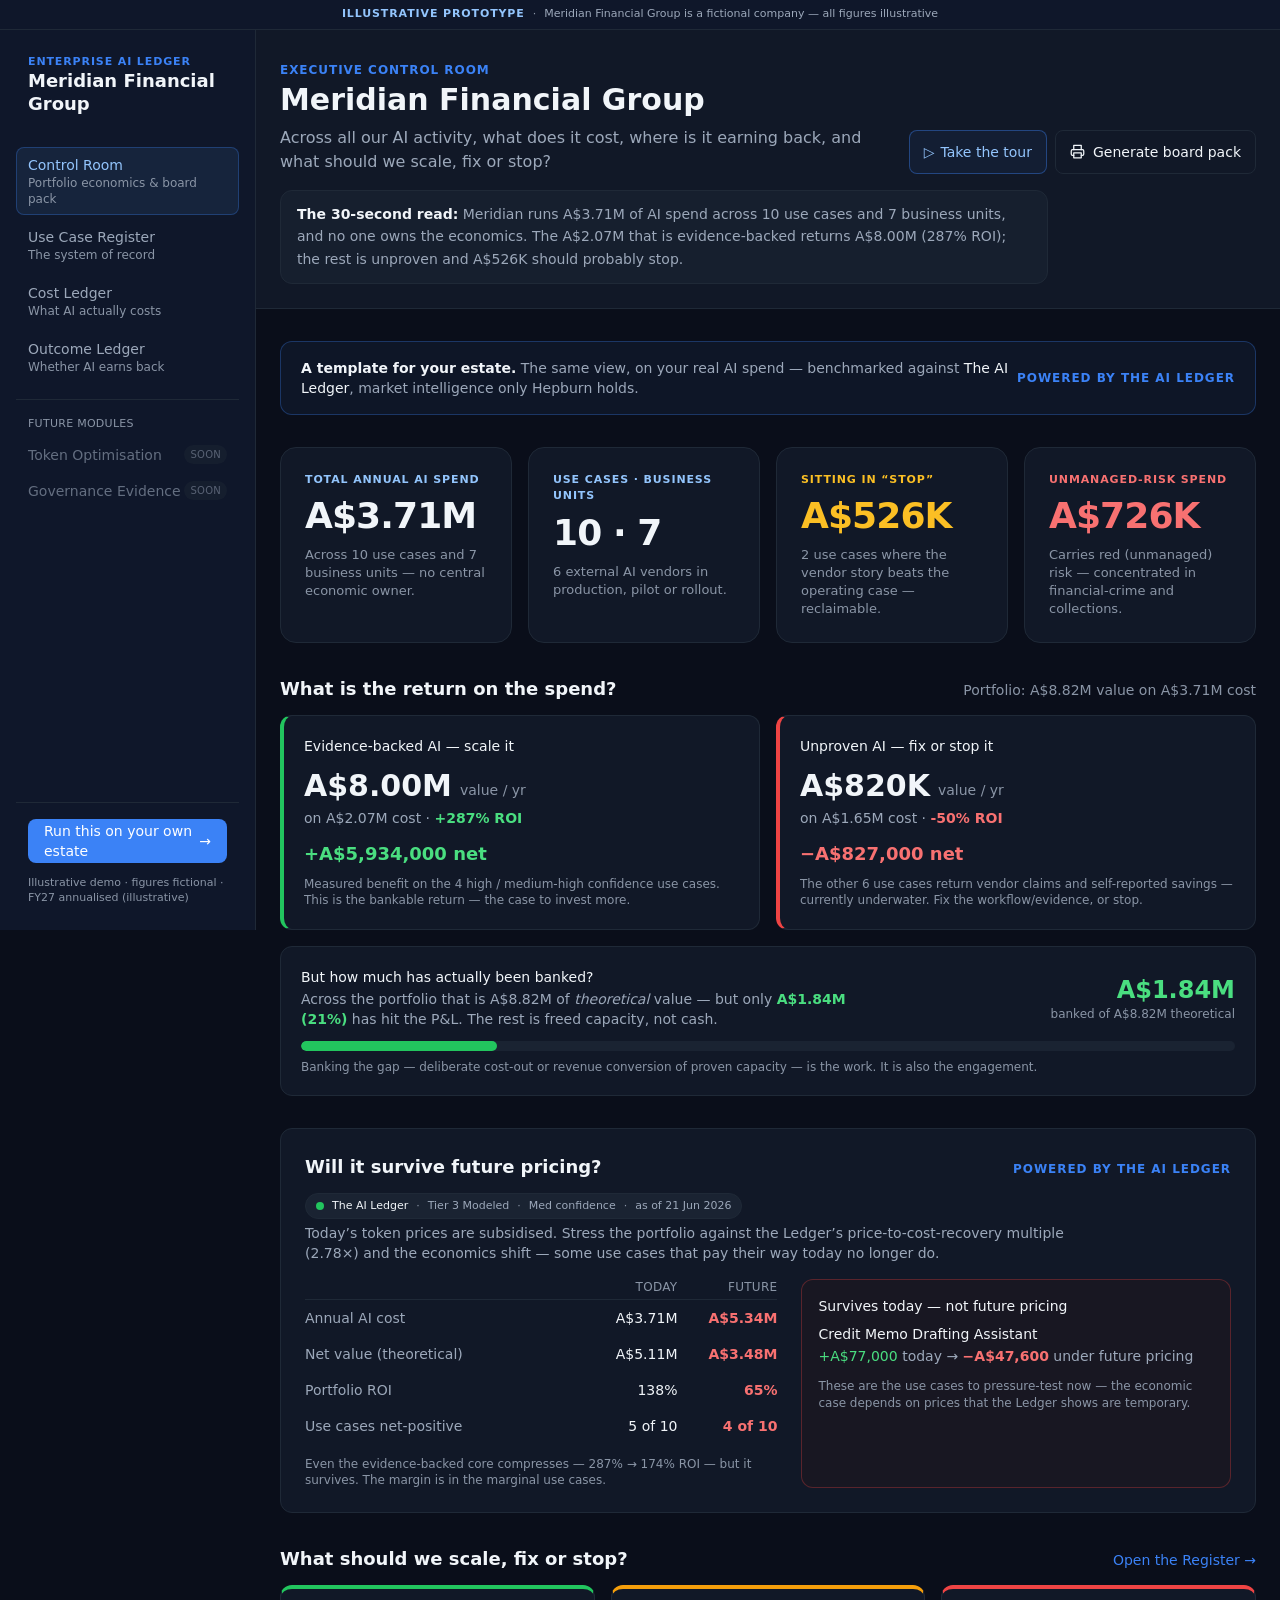
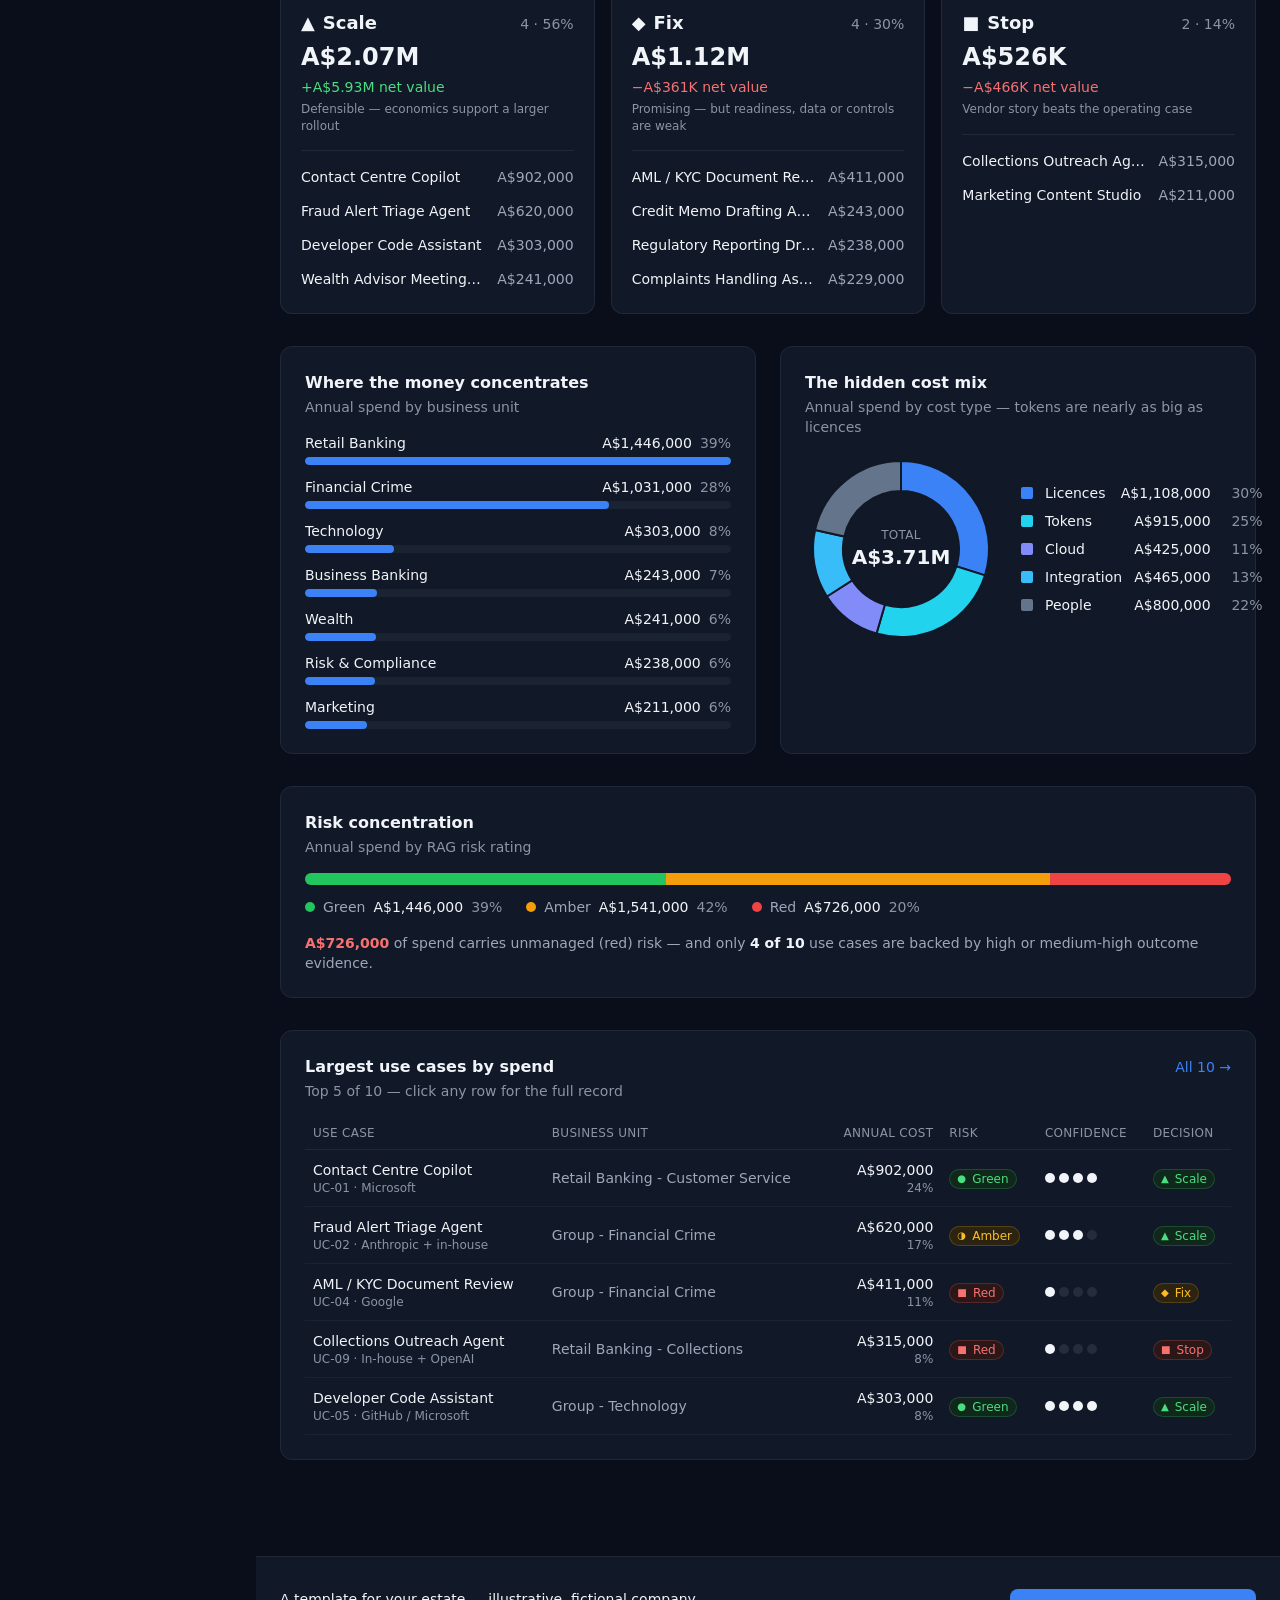
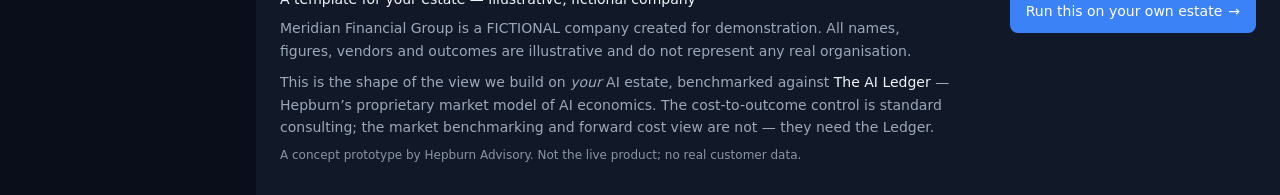
<file: index.html>
<!DOCTYPE html><html lang="en-AU" class="__variable_f367f3"><head><meta charSet="utf-8"/><meta name="viewport" content="width=device-width, initial-scale=1"/><link rel="preload" href="/_next/static/media/e4af272ccee01ff0-s.p.woff2" as="font" crossorigin="" type="font/woff2"/><link rel="stylesheet" href="/_next/static/css/af6b7292f697ced3.css" data-precedence="next"/><link rel="preload" as="script" fetchPriority="low" href="/_next/static/chunks/webpack-c21a482aad66ec4e.js"/><script src="/_next/static/chunks/fd9d1056-d365d4919d5d6712.js" async=""></script><script src="/_next/static/chunks/117-23e4eb5be2542c7d.js" async=""></script><script src="/_next/static/chunks/main-app-dd6440d88523975c.js" async=""></script><script src="/_next/static/chunks/972-4966492bc3ce2423.js" async=""></script><script src="/_next/static/chunks/440-efe44305f27fa15c.js" async=""></script><script src="/_next/static/chunks/app/page-c32a2e7a0f290ba4.js" async=""></script><script src="/_next/static/chunks/app/layout-6d34e2d3f3e8c4b6.js" async=""></script><title>Enterprise AI Ledger — Meridian Financial Group (illustrative demo)</title><meta name="description" content="An interactive prototype of the Enterprise AI Ledger: what AI costs, where it earns back, and what to scale, fix or stop — shown on a fictional financial-services company. By Hepburn Advisory."/><meta name="next-size-adjust"/><script src="/_next/static/chunks/polyfills-42372ed130431b0a.js" noModule=""></script></head><body class="min-h-screen antialiased"><div class="flex flex-wrap items-center justify-center gap-x-2 gap-y-0.5 border-b border-border bg-nav-bg px-4 py-1.5 text-center text-[11px] text-ink-muted print:hidden"><span class="eyebrow font-semibold text-accent-text">Illustrative prototype</span><span class="text-ink-faint">·</span><span>Meridian Financial Group<!-- --> is a fictional company — all figures illustrative</span></div><div class="min-h-screen lg:grid lg:grid-cols-[16rem_1fr]"><aside class="sticky top-0 hidden h-screen flex-col border-r border-border bg-nav-bg px-4 py-6 lg:flex"><div class="px-3"><a class="block" href="/"><span class="block text-[11px] font-semibold uppercase tracking-[0.08em] text-accent">Enterprise AI Ledger</span><span class="block text-lg font-semibold leading-tight text-ink">Meridian Financial Group</span></a></div><div class="mt-8 flex-1 overflow-y-auto"><nav class="space-y-1" aria-label="Primary"><a aria-current="page" class="block rounded-control px-3 py-2 bg-accent-soft text-accent-text ring-1 ring-inset ring-accent/30" href="/"><span class="block text-sm font-medium">Control Room</span><span class="block text-xs text-ink-faint">Portfolio economics &amp; board pack</span></a><a class="block rounded-control px-3 py-2 text-ink-muted hover:bg-surface-muted hover:text-ink" href="/register/"><span class="block text-sm font-medium">Use Case Register</span><span class="block text-xs text-ink-faint">The system of record</span></a><a class="block rounded-control px-3 py-2 text-ink-muted hover:bg-surface-muted hover:text-ink" href="/cost/"><span class="block text-sm font-medium">Cost Ledger</span><span class="block text-xs text-ink-faint">What AI actually costs</span></a><a class="block rounded-control px-3 py-2 text-ink-muted hover:bg-surface-muted hover:text-ink" href="/outcome/"><span class="block text-sm font-medium">Outcome Ledger</span><span class="block text-xs text-ink-faint">Whether AI earns back</span></a><div class="!mt-4 border-t border-border pt-4"><p class="px-3 pb-1 text-[11px] font-medium uppercase tracking-wide text-ink-faint">Future modules</p><div class="flex cursor-not-allowed items-center justify-between rounded-control px-3 py-2 opacity-60" title="Coming in platform — not part of this prototype" aria-disabled="true"><span class="text-sm text-ink-muted">Token Optimisation</span><span class="rounded-chip bg-surface-muted px-1.5 py-0.5 text-[10px] uppercase tracking-wide text-ink-faint">Soon</span></div><div class="flex cursor-not-allowed items-center justify-between rounded-control px-3 py-2 opacity-60" title="Coming in platform — not part of this prototype" aria-disabled="true"><span class="text-sm text-ink-muted">Governance Evidence</span><span class="rounded-chip bg-surface-muted px-1.5 py-0.5 text-[10px] uppercase tracking-wide text-ink-faint">Soon</span></div></div></nav></div><div class="mt-6 space-y-3 border-t border-border px-3 pt-4"><a href="https://hepburnadvisory.com.au" target="_blank" rel="noopener noreferrer" class="inline-flex min-h-[44px] items-center gap-1.5 rounded-control px-4 text-sm font-medium transition-colors bg-accent text-white hover:bg-accent-hover w-full justify-center">Run this on your own estate<span aria-hidden="true">→</span></a><p class="text-[11px] leading-snug text-ink-faint">Illustrative demo · figures fictional · <!-- -->FY27 annualised (illustrative)</p></div></aside><div class="flex min-h-screen flex-col"><header class="sticky top-0 z-20 flex items-center justify-between gap-3 border-b border-border bg-nav-bg/95 px-4 py-3 backdrop-blur lg:hidden"><div class="min-w-0"><a class="block" href="/"><span class="block text-[11px] font-semibold uppercase tracking-[0.08em] text-accent">Enterprise AI Ledger</span><span class="block text-lg font-semibold leading-tight text-ink">Meridian Financial Group</span></a></div><button type="button" aria-expanded="false" aria-controls="mobile-nav" class="inline-flex min-h-[44px] items-center rounded-control border border-border px-4 text-sm font-medium text-ink active:bg-surface-muted">Menu</button></header><main class="flex-1"><header class="border-b border-border bg-surface px-4 pb-6 pt-8 sm:px-6"><div class="mx-auto max-w-6xl"><div class="flex flex-col gap-4 sm:flex-row sm:items-end sm:justify-between"><div><p class="text-xs font-semibold uppercase tracking-[0.08em] text-accent">Executive Control Room</p><h1 class="mt-1 text-2xl font-semibold text-ink sm:text-3xl">Meridian Financial Group</h1><p class="mt-2 max-w-2xl text-ink-muted">Across all our AI activity, what does it cost, where is it earning back, and what should we scale, fix or stop?</p></div><div class="flex shrink-0 items-center gap-2 print:hidden"><button type="button" class="inline-flex min-h-[44px] items-center gap-1.5 rounded-control border border-accent/40 bg-accent-soft/60 px-3.5 text-sm font-medium text-accent-text hover:bg-accent-soft"><span aria-hidden="true">▷</span>Take the tour</button><button type="button" class="inline-flex min-h-[44px] items-center gap-2 rounded-control border border-border bg-surface px-3.5 text-sm font-medium text-ink hover:border-border-strong hover:bg-surface-muted"><svg aria-hidden="true" width="15" height="15" viewBox="0 0 24 24" fill="none" stroke="currentColor" stroke-width="2" stroke-linecap="round" stroke-linejoin="round"><path d="M6 9V2h12v7"></path><path d="M6 18H4a2 2 0 0 1-2-2v-5a2 2 0 0 1 2-2h16a2 2 0 0 1 2 2v5a2 2 0 0 1-2 2h-2"></path><rect x="6" y="14" width="12" height="8"></rect></svg>Generate board pack</button></div></div><p class="mt-4 max-w-3xl rounded-card border border-border bg-surface-muted/60 px-4 py-3 text-sm leading-relaxed text-ink-muted print:hidden"><strong class="font-semibold text-ink">The 30-second read:</strong> <!-- -->Meridian<!-- --> runs <!-- -->A$3.71M<!-- --> of AI spend across<!-- --> <!-- -->10<!-- --> use cases and <!-- -->7<!-- --> business units, and no one owns the economics. The <!-- -->A$2.07M<!-- --> that is evidence-backed returns <!-- -->A$8.00M<!-- --> (<!-- -->287<!-- -->% ROI); the rest is unproven and <!-- -->A$526K<!-- --> should probably stop.</p></div></header><div class="mx-auto max-w-6xl space-y-8 px-4 py-8 sm:px-6"><div class="flex flex-col gap-2 rounded-card border border-accent/30 bg-accent-soft/40 px-5 py-4 sm:flex-row sm:items-center sm:justify-between print:hidden"><p class="text-sm text-ink-muted"><strong class="font-semibold text-ink">A template for your estate.</strong> <!-- -->The same view, on your real AI spend — benchmarked against<!-- --> <strong class="font-medium text-ink">The AI Ledger</strong>, market intelligence only Hepburn holds.</p><span class="shrink-0 text-xs font-semibold uppercase tracking-[0.08em] text-accent">Powered by The AI Ledger</span></div><section aria-label="Headline economics"><div class="grid gap-4 sm:grid-cols-2 lg:grid-cols-4"><div class="flex flex-col rounded-tile border border-border bg-surface p-6"><p class="eyebrow text-[11px] font-semibold text-accent-text">Total annual AI spend</p><p class="tabular mt-2.5 text-4xl font-semibold leading-none tracking-tight text-ink">A$3.71M</p><p class="mt-3 text-[13px] leading-snug text-ink-faint">Across 10 use cases and 7 business units — no central economic owner.</p></div><div class="flex flex-col rounded-tile border border-border bg-surface p-6"><p class="eyebrow text-[11px] font-semibold text-accent-text">Use cases · business units</p><p class="tabular mt-2.5 text-4xl font-semibold leading-none tracking-tight text-ink">10 · 7</p><p class="mt-3 text-[13px] leading-snug text-ink-faint">6 external AI vendors in production, pilot or rollout.</p></div><div class="flex flex-col rounded-tile border border-border bg-surface p-6"><p class="eyebrow text-[11px] font-semibold text-status-amber-fg">Sitting in “stop”</p><p class="tabular mt-2.5 text-4xl font-semibold leading-none tracking-tight text-status-amber-fg">A$526K</p><p class="mt-3 text-[13px] leading-snug text-ink-faint">2 use cases where the vendor story beats the operating case — reclaimable.</p></div><div class="flex flex-col rounded-tile border border-border bg-surface p-6"><p class="eyebrow text-[11px] font-semibold text-status-red-fg">Unmanaged-risk spend</p><p class="tabular mt-2.5 text-4xl font-semibold leading-none tracking-tight text-status-red-fg">A$726K</p><p class="mt-3 text-[13px] leading-snug text-ink-faint">Carries red (unmanaged) risk — concentrated in financial-crime and collections.</p></div></div></section><section aria-label="Return on AI spend"><div class="mb-3 flex items-baseline justify-between gap-3"><h2 class="text-lg font-semibold text-ink">What is the return on the spend?</h2><p class="tabular hidden text-sm text-ink-faint sm:block">Portfolio: <!-- -->A$8.82M<!-- --> value on<!-- --> <!-- -->A$3.71M<!-- --> cost</p></div><div class="grid gap-4 md:grid-cols-2"><div class="rounded-card border border-border border-l-4 bg-surface p-5 border-l-status-green-solid"><p class="text-sm font-medium text-ink">Evidence-backed AI — scale it</p><div class="mt-3 flex items-end gap-2"><span class="tabular text-3xl font-semibold text-ink">A$8.00M</span><span class="mb-1 text-sm text-ink-faint">value / yr</span></div><p class="tabular mt-1 text-sm text-ink-muted">on <!-- -->A$2.07M<!-- --> cost ·<!-- --> <span class="font-semibold text-status-green-fg">+<!-- -->287<!-- -->% ROI</span></p><p class="tabular mt-3 text-lg font-semibold text-status-green-fg">+<!-- -->A$5,934,000<!-- --> net</p><p class="mt-2 text-xs leading-snug text-ink-faint">Measured benefit on the 4 high / medium-high confidence use cases. This is the bankable return — the case to invest more.</p></div><div class="rounded-card border border-border border-l-4 bg-surface p-5 border-l-status-red-solid"><p class="text-sm font-medium text-ink">Unproven AI — fix or stop it</p><div class="mt-3 flex items-end gap-2"><span class="tabular text-3xl font-semibold text-ink">A$820K</span><span class="mb-1 text-sm text-ink-faint">value / yr</span></div><p class="tabular mt-1 text-sm text-ink-muted">on <!-- -->A$1.65M<!-- --> cost ·<!-- --> <span class="font-semibold text-status-red-fg">-50<!-- -->% ROI</span></p><p class="tabular mt-3 text-lg font-semibold text-status-red-fg">−<!-- -->A$827,000<!-- --> net</p><p class="mt-2 text-xs leading-snug text-ink-faint">The other 6 use cases return vendor claims and self-reported savings — currently underwater. Fix the workflow/evidence, or stop.</p></div></div><div class="mt-4 rounded-card border border-border bg-surface p-5"><div class="flex flex-col gap-3 sm:flex-row sm:items-center sm:justify-between"><div><p class="text-sm font-medium text-ink">But how much has actually been banked?</p><p class="mt-0.5 max-w-xl text-sm text-ink-muted">Across the portfolio that is <!-- -->A$8.82M<!-- --> of <em>theoretical</em> value — but only<!-- --> <strong class="font-semibold text-status-green-fg">A$1.84M<!-- --> (<!-- -->21<!-- -->%)</strong> <!-- -->has hit the P&amp;L. The rest is freed capacity, not cash.</p></div><div class="shrink-0 text-right"><p class="tabular text-2xl font-semibold text-status-green-fg">A$1.84M</p><p class="text-xs text-ink-faint">banked of <!-- -->A$8.82M<!-- --> theoretical</p></div></div><div class="mt-3 h-2.5 w-full overflow-hidden rounded-full bg-surface-muted" role="img" aria-label="21% of theoretical value banked"><div class="h-full rounded-full bg-status-green-solid" style="width:21%"></div></div><p class="mt-2 text-xs text-ink-faint">Banking the gap — deliberate cost-out or revenue conversion of proven capacity — is the work. It is also the engagement.</p></div></section><section aria-label="Future pricing stress test" class="rounded-card border border-border bg-surface p-5 sm:p-6"><div class="flex flex-wrap items-baseline justify-between gap-2"><h2 class="text-lg font-semibold text-ink">Will it survive future pricing?</h2><span class="text-xs font-semibold uppercase tracking-[0.08em] text-accent">Powered by The AI Ledger</span></div><div class="mt-3"><span class="inline-flex flex-wrap items-center gap-x-2 gap-y-0.5 rounded-chip border border-border bg-surface-muted px-2.5 py-1 text-[11px] text-ink-muted"><span aria-hidden="true" class="h-2 w-2 shrink-0 rounded-full" style="background-color:#22C55E" title="Freshness: 2d ago"></span><span class="font-medium text-ink">The AI Ledger</span><span class="text-ink-faint">·</span><span>Tier <!-- -->3<!-- --> <!-- -->Modeled</span><span class="text-ink-faint">·</span><span>Med<!-- --> confidence</span><span class="text-ink-faint">·</span><span>as of <!-- -->21 Jun 2026</span></span></div><p class="mt-1 max-w-3xl text-sm text-ink-muted">Today’s token prices are subsidised. Stress the portfolio against the Ledger’s price-to-cost-recovery multiple (<!-- -->2.78<!-- -->×) and the economics shift — some use cases that pay their way today no longer do.</p><div class="mt-4 grid gap-6 lg:grid-cols-[1.1fr_1fr]"><div><div class="grid grid-cols-[minmax(0,1fr)_4.5rem_4.5rem] gap-x-2 border-b border-border pb-1 text-xs font-medium uppercase tracking-wide text-ink-faint sm:grid-cols-[minmax(0,1fr)_5.5rem_5.5rem] sm:gap-x-3"><span></span><span class="text-right">Today</span><span class="text-right">Future</span></div><div class="grid grid-cols-[minmax(0,1fr)_4.5rem_4.5rem] items-baseline gap-x-2 py-2 sm:grid-cols-[minmax(0,1fr)_5.5rem_5.5rem] sm:gap-x-3"><span class="text-sm text-ink-muted">Annual AI cost</span><span class="tabular whitespace-nowrap text-right text-sm font-medium text-ink">A$3.71M</span><span class="tabular whitespace-nowrap text-right text-sm font-semibold text-status-red-fg">A$5.34M</span></div><div class="grid grid-cols-[minmax(0,1fr)_4.5rem_4.5rem] items-baseline gap-x-2 py-2 sm:grid-cols-[minmax(0,1fr)_5.5rem_5.5rem] sm:gap-x-3"><span class="text-sm text-ink-muted">Net value (theoretical)</span><span class="tabular whitespace-nowrap text-right text-sm font-medium text-ink">A$5.11M</span><span class="tabular whitespace-nowrap text-right text-sm font-semibold text-status-red-fg">A$3.48M</span></div><div class="grid grid-cols-[minmax(0,1fr)_4.5rem_4.5rem] items-baseline gap-x-2 py-2 sm:grid-cols-[minmax(0,1fr)_5.5rem_5.5rem] sm:gap-x-3"><span class="text-sm text-ink-muted">Portfolio ROI</span><span class="tabular whitespace-nowrap text-right text-sm font-medium text-ink">138%</span><span class="tabular whitespace-nowrap text-right text-sm font-semibold text-status-red-fg">65%</span></div><div class="grid grid-cols-[minmax(0,1fr)_4.5rem_4.5rem] items-baseline gap-x-2 py-2 sm:grid-cols-[minmax(0,1fr)_5.5rem_5.5rem] sm:gap-x-3"><span class="text-sm text-ink-muted">Use cases net-positive</span><span class="tabular whitespace-nowrap text-right text-sm font-medium text-ink">5 of 10</span><span class="tabular whitespace-nowrap text-right text-sm font-semibold text-status-red-fg">4 of 10</span></div><p class="mt-3 text-xs text-ink-faint">Even the evidence-backed core compresses — <!-- -->287<!-- -->% →<!-- --> <!-- -->174<!-- -->% ROI — but it survives. The margin is in the marginal use cases.</p></div><div class="rounded-card border border-status-red-solid/30 bg-status-red-soft/30 p-4"><p class="text-sm font-medium text-ink">Survives today — not future pricing</p><ul class="mt-2 space-y-3"><li class="text-sm"><a class="font-medium text-ink hover:text-accent hover:underline" href="/register/UC-03/">Credit Memo Drafting Assistant</a><p class="tabular mt-0.5 text-ink-muted"><span class="text-status-green-fg">+<!-- -->A$77,000</span> today →<!-- --> <span class="font-semibold text-status-red-fg">−<!-- -->A$47,600</span> under future pricing</p></li></ul><p class="mt-3 text-xs leading-snug text-ink-faint">These are the use cases to pressure-test now — the economic case depends on prices that the Ledger shows are temporary.</p></div></div></section><section aria-label="Scale, fix or stop"><div class="mb-3 flex items-baseline justify-between"><h2 class="text-lg font-semibold text-ink">What should we scale, fix or stop?</h2><a class="text-sm text-accent hover:underline print:hidden" href="/register/">Open the Register →</a></div><div class="grid gap-4 md:grid-cols-3"><section class="min-w-0 rounded-card border border-border border-t-4 bg-surface p-5 border-t-status-green-solid" aria-label="Scale — 4 use cases, A$2,066,000"><div class="flex items-baseline justify-between"><h3 class="flex items-center gap-2 text-lg font-semibold text-ink"><span aria-hidden="true">▲</span>Scale</h3><span class="tabular text-sm text-ink-faint">4<!-- --> · <!-- -->56%</span></div><p class="tabular mt-1 text-2xl font-semibold text-ink">A$2.07M</p><p class="tabular mt-1 text-sm font-medium"><span class="text-status-green-fg">+<!-- -->A$5.93M<!-- --> net value</span></p><p class="mt-1 text-xs leading-snug text-ink-faint">Defensible — economics support a larger rollout</p><ul class="mt-4 space-y-1.5 border-t border-border pt-3"><li><a class="group flex items-baseline justify-between gap-3 py-1 text-sm hover:text-accent" href="/register/UC-01/"><span class="min-w-0 truncate text-ink group-hover:text-accent group-hover:underline">Contact Centre Copilot</span><span class="tabular shrink-0 text-ink-muted">A$902,000</span></a></li><li><a class="group flex items-baseline justify-between gap-3 py-1 text-sm hover:text-accent" href="/register/UC-02/"><span class="min-w-0 truncate text-ink group-hover:text-accent group-hover:underline">Fraud Alert Triage Agent</span><span class="tabular shrink-0 text-ink-muted">A$620,000</span></a></li><li><a class="group flex items-baseline justify-between gap-3 py-1 text-sm hover:text-accent" href="/register/UC-05/"><span class="min-w-0 truncate text-ink group-hover:text-accent group-hover:underline">Developer Code Assistant</span><span class="tabular shrink-0 text-ink-muted">A$303,000</span></a></li><li><a class="group flex items-baseline justify-between gap-3 py-1 text-sm hover:text-accent" href="/register/UC-07/"><span class="min-w-0 truncate text-ink group-hover:text-accent group-hover:underline">Wealth Advisor Meeting Summariser</span><span class="tabular shrink-0 text-ink-muted">A$241,000</span></a></li></ul></section><section class="min-w-0 rounded-card border border-border border-t-4 bg-surface p-5 border-t-status-amber-solid" aria-label="Fix — 4 use cases, A$1,121,000"><div class="flex items-baseline justify-between"><h3 class="flex items-center gap-2 text-lg font-semibold text-ink"><span aria-hidden="true">◆</span>Fix</h3><span class="tabular text-sm text-ink-faint">4<!-- --> · <!-- -->30%</span></div><p class="tabular mt-1 text-2xl font-semibold text-ink">A$1.12M</p><p class="tabular mt-1 text-sm font-medium"><span class="text-status-red-fg">−<!-- -->A$361K<!-- --> net value</span></p><p class="mt-1 text-xs leading-snug text-ink-faint">Promising — but readiness, data or controls are weak</p><ul class="mt-4 space-y-1.5 border-t border-border pt-3"><li><a class="group flex items-baseline justify-between gap-3 py-1 text-sm hover:text-accent" href="/register/UC-04/"><span class="min-w-0 truncate text-ink group-hover:text-accent group-hover:underline">AML / KYC Document Review</span><span class="tabular shrink-0 text-ink-muted">A$411,000</span></a></li><li><a class="group flex items-baseline justify-between gap-3 py-1 text-sm hover:text-accent" href="/register/UC-03/"><span class="min-w-0 truncate text-ink group-hover:text-accent group-hover:underline">Credit Memo Drafting Assistant</span><span class="tabular shrink-0 text-ink-muted">A$243,000</span></a></li><li><a class="group flex items-baseline justify-between gap-3 py-1 text-sm hover:text-accent" href="/register/UC-10/"><span class="min-w-0 truncate text-ink group-hover:text-accent group-hover:underline">Regulatory Reporting Drafter</span><span class="tabular shrink-0 text-ink-muted">A$238,000</span></a></li><li><a class="group flex items-baseline justify-between gap-3 py-1 text-sm hover:text-accent" href="/register/UC-08/"><span class="min-w-0 truncate text-ink group-hover:text-accent group-hover:underline">Complaints Handling Assistant</span><span class="tabular shrink-0 text-ink-muted">A$229,000</span></a></li></ul></section><section class="min-w-0 rounded-card border border-border border-t-4 bg-surface p-5 border-t-status-red-solid" aria-label="Stop — 2 use cases, A$526,000"><div class="flex items-baseline justify-between"><h3 class="flex items-center gap-2 text-lg font-semibold text-ink"><span aria-hidden="true">■</span>Stop</h3><span class="tabular text-sm text-ink-faint">2<!-- --> · <!-- -->14%</span></div><p class="tabular mt-1 text-2xl font-semibold text-ink">A$526K</p><p class="tabular mt-1 text-sm font-medium"><span class="text-status-red-fg">−<!-- -->A$466K<!-- --> net value</span></p><p class="mt-1 text-xs leading-snug text-ink-faint">Vendor story beats the operating case</p><ul class="mt-4 space-y-1.5 border-t border-border pt-3"><li><a class="group flex items-baseline justify-between gap-3 py-1 text-sm hover:text-accent" href="/register/UC-09/"><span class="min-w-0 truncate text-ink group-hover:text-accent group-hover:underline">Collections Outreach Agent</span><span class="tabular shrink-0 text-ink-muted">A$315,000</span></a></li><li><a class="group flex items-baseline justify-between gap-3 py-1 text-sm hover:text-accent" href="/register/UC-06/"><span class="min-w-0 truncate text-ink group-hover:text-accent group-hover:underline">Marketing Content Studio</span><span class="tabular shrink-0 text-ink-muted">A$211,000</span></a></li></ul></section></div></section><div class="grid gap-6 lg:grid-cols-2"><section class="rounded-card border border-border bg-surface p-5 sm:p-6 "><div class="mb-4 flex items-start justify-between gap-3"><div><h2 class="text-base font-semibold text-ink">Where the money concentrates</h2><p class="mt-0.5 text-sm text-ink-faint">Annual spend by business unit</p></div></div><ul class="space-y-3"><li class="grid grid-cols-[minmax(0,1fr)_auto] items-center gap-x-4 gap-y-1"><div class="flex items-baseline justify-between gap-2 col-span-2"><span class="truncate text-sm text-ink">Retail Banking</span><span class="tabular shrink-0 text-sm font-medium text-ink">A$1,446,000<span class="ml-2 text-ink-faint">39%</span></span></div><div class="col-span-2 h-2 overflow-hidden rounded-full bg-surface-muted" role="img" aria-label="Retail Banking: A$1,446,000, 39% of portfolio"><div class="h-full rounded-full" style="width:100%;background-color:#3B82F6"></div></div></li><li class="grid grid-cols-[minmax(0,1fr)_auto] items-center gap-x-4 gap-y-1"><div class="flex items-baseline justify-between gap-2 col-span-2"><span class="truncate text-sm text-ink">Financial Crime</span><span class="tabular shrink-0 text-sm font-medium text-ink">A$1,031,000<span class="ml-2 text-ink-faint">28%</span></span></div><div class="col-span-2 h-2 overflow-hidden rounded-full bg-surface-muted" role="img" aria-label="Financial Crime: A$1,031,000, 28% of portfolio"><div class="h-full rounded-full" style="width:71.30013831258644%;background-color:#3B82F6"></div></div></li><li class="grid grid-cols-[minmax(0,1fr)_auto] items-center gap-x-4 gap-y-1"><div class="flex items-baseline justify-between gap-2 col-span-2"><span class="truncate text-sm text-ink">Technology</span><span class="tabular shrink-0 text-sm font-medium text-ink">A$303,000<span class="ml-2 text-ink-faint">8%</span></span></div><div class="col-span-2 h-2 overflow-hidden rounded-full bg-surface-muted" role="img" aria-label="Technology: A$303,000, 8% of portfolio"><div class="h-full rounded-full" style="width:20.95435684647303%;background-color:#3B82F6"></div></div></li><li class="grid grid-cols-[minmax(0,1fr)_auto] items-center gap-x-4 gap-y-1"><div class="flex items-baseline justify-between gap-2 col-span-2"><span class="truncate text-sm text-ink">Business Banking</span><span class="tabular shrink-0 text-sm font-medium text-ink">A$243,000<span class="ml-2 text-ink-faint">7%</span></span></div><div class="col-span-2 h-2 overflow-hidden rounded-full bg-surface-muted" role="img" aria-label="Business Banking: A$243,000, 7% of portfolio"><div class="h-full rounded-full" style="width:16.804979253112034%;background-color:#3B82F6"></div></div></li><li class="grid grid-cols-[minmax(0,1fr)_auto] items-center gap-x-4 gap-y-1"><div class="flex items-baseline justify-between gap-2 col-span-2"><span class="truncate text-sm text-ink">Wealth</span><span class="tabular shrink-0 text-sm font-medium text-ink">A$241,000<span class="ml-2 text-ink-faint">6%</span></span></div><div class="col-span-2 h-2 overflow-hidden rounded-full bg-surface-muted" role="img" aria-label="Wealth: A$241,000, 6% of portfolio"><div class="h-full rounded-full" style="width:16.666666666666664%;background-color:#3B82F6"></div></div></li><li class="grid grid-cols-[minmax(0,1fr)_auto] items-center gap-x-4 gap-y-1"><div class="flex items-baseline justify-between gap-2 col-span-2"><span class="truncate text-sm text-ink">Risk &amp; Compliance</span><span class="tabular shrink-0 text-sm font-medium text-ink">A$238,000<span class="ml-2 text-ink-faint">6%</span></span></div><div class="col-span-2 h-2 overflow-hidden rounded-full bg-surface-muted" role="img" aria-label="Risk &amp; Compliance: A$238,000, 6% of portfolio"><div class="h-full rounded-full" style="width:16.459197786998615%;background-color:#3B82F6"></div></div></li><li class="grid grid-cols-[minmax(0,1fr)_auto] items-center gap-x-4 gap-y-1"><div class="flex items-baseline justify-between gap-2 col-span-2"><span class="truncate text-sm text-ink">Marketing</span><span class="tabular shrink-0 text-sm font-medium text-ink">A$211,000<span class="ml-2 text-ink-faint">6%</span></span></div><div class="col-span-2 h-2 overflow-hidden rounded-full bg-surface-muted" role="img" aria-label="Marketing: A$211,000, 6% of portfolio"><div class="h-full rounded-full" style="width:14.59197786998617%;background-color:#3B82F6"></div></div></li></ul></section><section class="rounded-card border border-border bg-surface p-5 sm:p-6 "><div class="mb-4 flex items-start justify-between gap-3"><div><h2 class="text-base font-semibold text-ink">The hidden cost mix</h2><p class="mt-0.5 text-sm text-ink-faint">Annual spend by cost type — tokens are nearly as big as licences</p></div></div><div class="flex flex-col items-center gap-6 sm:flex-row sm:items-center"><div class="relative h-48 w-48 shrink-0"><div class="recharts-responsive-container" style="width:100%;height:100%;min-width:0"></div><div class="pointer-events-none absolute inset-0 flex flex-col items-center justify-center"><span class="text-xs uppercase tracking-wide text-ink-faint">Total</span><span class="tabular text-xl font-semibold text-ink">A$3.71M</span></div></div><ul class="w-full max-w-xs space-y-2"><li class="flex items-center gap-3 text-sm"><span aria-hidden="true" class="h-3 w-3 shrink-0 rounded-sm" style="background-color:#3B82F6"></span><span class="flex-1 text-ink">Licences</span><span class="tabular font-medium text-ink">A$1,108,000</span><span class="tabular w-10 text-right text-ink-faint">30%</span></li><li class="flex items-center gap-3 text-sm"><span aria-hidden="true" class="h-3 w-3 shrink-0 rounded-sm" style="background-color:#22D3EE"></span><span class="flex-1 text-ink">Tokens</span><span class="tabular font-medium text-ink">A$915,000</span><span class="tabular w-10 text-right text-ink-faint">25%</span></li><li class="flex items-center gap-3 text-sm"><span aria-hidden="true" class="h-3 w-3 shrink-0 rounded-sm" style="background-color:#818CF8"></span><span class="flex-1 text-ink">Cloud</span><span class="tabular font-medium text-ink">A$425,000</span><span class="tabular w-10 text-right text-ink-faint">11%</span></li><li class="flex items-center gap-3 text-sm"><span aria-hidden="true" class="h-3 w-3 shrink-0 rounded-sm" style="background-color:#38BDF8"></span><span class="flex-1 text-ink">Integration</span><span class="tabular font-medium text-ink">A$465,000</span><span class="tabular w-10 text-right text-ink-faint">13%</span></li><li class="flex items-center gap-3 text-sm"><span aria-hidden="true" class="h-3 w-3 shrink-0 rounded-sm" style="background-color:#64748B"></span><span class="flex-1 text-ink">People</span><span class="tabular font-medium text-ink">A$800,000</span><span class="tabular w-10 text-right text-ink-faint">22%</span></li></ul></div></section></div><section class="rounded-card border border-border bg-surface p-5 sm:p-6 "><div class="mb-4 flex items-start justify-between gap-3"><div><h2 class="text-base font-semibold text-ink">Risk concentration</h2><p class="mt-0.5 text-sm text-ink-faint">Annual spend by RAG risk rating</p></div></div><div><div class="flex h-3 w-full overflow-hidden rounded-full" role="img" aria-label="Spend by risk rating"><div class="h-full" style="width:38.944249932669%;background-color:#22C55E" title="Green: A$1,446,000 (39%)"></div><div class="h-full" style="width:41.502827901966064%;background-color:#F59E0B" title="Amber: A$1,541,000 (42%)"></div><div class="h-full" style="width:19.552922165364933%;background-color:#EF4444" title="Red: A$726,000 (20%)"></div></div><ul class="mt-3 flex flex-wrap gap-x-6 gap-y-2"><li class="flex items-center gap-2 text-sm"><span aria-hidden="true" class="h-2.5 w-2.5 rounded-full" style="background-color:#22C55E"></span><span class="text-ink-muted">Green</span><span class="tabular font-medium text-ink">A$1,446,000</span><span class="tabular text-ink-faint">39%</span></li><li class="flex items-center gap-2 text-sm"><span aria-hidden="true" class="h-2.5 w-2.5 rounded-full" style="background-color:#F59E0B"></span><span class="text-ink-muted">Amber</span><span class="tabular font-medium text-ink">A$1,541,000</span><span class="tabular text-ink-faint">42%</span></li><li class="flex items-center gap-2 text-sm"><span aria-hidden="true" class="h-2.5 w-2.5 rounded-full" style="background-color:#EF4444"></span><span class="text-ink-muted">Red</span><span class="tabular font-medium text-ink">A$726,000</span><span class="tabular text-ink-faint">20%</span></li></ul></div><p class="mt-4 text-sm text-ink-muted"><strong class="font-semibold text-status-red-fg">A$726,000</strong> <!-- -->of spend carries unmanaged (red) risk — and only<!-- --> <strong class="font-semibold text-ink">4<!-- --> of <!-- -->10</strong> <!-- -->use cases are backed by high or medium-high outcome evidence.</p></section><section class="rounded-card border border-border bg-surface p-5 sm:p-6 "><div class="mb-4 flex items-start justify-between gap-3"><div><h2 class="text-base font-semibold text-ink">Largest use cases by spend</h2><p class="mt-0.5 text-sm text-ink-faint">Top 5 of 10 — click any row for the full record</p></div><div class="shrink-0"><a class="text-sm text-accent hover:underline print:hidden" href="/register/">All 10 →</a></div></div><ul class="space-y-3 lg:hidden"><li><a class="block rounded-card border border-border bg-surface-muted/40 p-4 active:bg-surface-muted" href="/register/UC-01/"><div class="flex items-start justify-between gap-3"><div class="min-w-0"><p class="font-medium text-ink">Contact Centre Copilot</p><p class="mt-0.5 text-xs text-ink-faint">UC-01<!-- --> · <!-- -->Retail Banking - Customer Service</p></div><span class="tabular shrink-0 text-right font-semibold text-ink">A$902,000<span class="block text-xs font-normal text-ink-faint">24%</span></span></div><div class="mt-3 flex flex-wrap items-center gap-2"><span class="inline-flex items-center gap-1.5 whitespace-nowrap rounded-chip font-medium ring-1 ring-inset bg-status-green-soft text-status-green-fg ring-status-green-fg/20 px-2 py-0.5 text-xs" title="Risk: Green" aria-label="Risk: Green"><span aria-hidden="true" class="text-[0.85em] leading-none">●</span>Green</span><span class="inline-flex items-center gap-1.5 whitespace-nowrap rounded-chip font-medium ring-1 ring-inset bg-status-green-soft text-status-green-fg ring-status-green-fg/20 px-2 py-0.5 text-xs" title="Decision: Scale" aria-label="Decision: Scale"><span aria-hidden="true" class="text-[0.85em] leading-none">▲</span>Scale</span><span class="inline-flex items-center gap-2" title="Outcome confidence: High" aria-label="Outcome confidence: High"><span aria-hidden="true" class="inline-flex items-center gap-1"><span class="h-2.5 w-2.5 rounded-full bg-ink"></span><span class="h-2.5 w-2.5 rounded-full bg-ink"></span><span class="h-2.5 w-2.5 rounded-full bg-ink"></span><span class="h-2.5 w-2.5 rounded-full bg-ink"></span></span></span></div></a></li><li><a class="block rounded-card border border-border bg-surface-muted/40 p-4 active:bg-surface-muted" href="/register/UC-02/"><div class="flex items-start justify-between gap-3"><div class="min-w-0"><p class="font-medium text-ink">Fraud Alert Triage Agent</p><p class="mt-0.5 text-xs text-ink-faint">UC-02<!-- --> · <!-- -->Group - Financial Crime</p></div><span class="tabular shrink-0 text-right font-semibold text-ink">A$620,000<span class="block text-xs font-normal text-ink-faint">17%</span></span></div><div class="mt-3 flex flex-wrap items-center gap-2"><span class="inline-flex items-center gap-1.5 whitespace-nowrap rounded-chip font-medium ring-1 ring-inset bg-status-amber-soft text-status-amber-fg ring-status-amber-fg/20 px-2 py-0.5 text-xs" title="Risk: Amber" aria-label="Risk: Amber"><span aria-hidden="true" class="text-[0.85em] leading-none">◑</span>Amber</span><span class="inline-flex items-center gap-1.5 whitespace-nowrap rounded-chip font-medium ring-1 ring-inset bg-status-green-soft text-status-green-fg ring-status-green-fg/20 px-2 py-0.5 text-xs" title="Decision: Scale" aria-label="Decision: Scale"><span aria-hidden="true" class="text-[0.85em] leading-none">▲</span>Scale</span><span class="inline-flex items-center gap-2" title="Outcome confidence: Medium-high" aria-label="Outcome confidence: Medium-high"><span aria-hidden="true" class="inline-flex items-center gap-1"><span class="h-2.5 w-2.5 rounded-full bg-ink"></span><span class="h-2.5 w-2.5 rounded-full bg-ink"></span><span class="h-2.5 w-2.5 rounded-full bg-ink"></span><span class="h-2.5 w-2.5 rounded-full bg-border-strong/50"></span></span></span></div></a></li><li><a class="block rounded-card border border-border bg-surface-muted/40 p-4 active:bg-surface-muted" href="/register/UC-04/"><div class="flex items-start justify-between gap-3"><div class="min-w-0"><p class="font-medium text-ink">AML / KYC Document Review</p><p class="mt-0.5 text-xs text-ink-faint">UC-04<!-- --> · <!-- -->Group - Financial Crime</p></div><span class="tabular shrink-0 text-right font-semibold text-ink">A$411,000<span class="block text-xs font-normal text-ink-faint">11%</span></span></div><div class="mt-3 flex flex-wrap items-center gap-2"><span class="inline-flex items-center gap-1.5 whitespace-nowrap rounded-chip font-medium ring-1 ring-inset bg-status-red-soft text-status-red-fg ring-status-red-fg/20 px-2 py-0.5 text-xs" title="Risk: Red" aria-label="Risk: Red"><span aria-hidden="true" class="text-[0.85em] leading-none">■</span>Red</span><span class="inline-flex items-center gap-1.5 whitespace-nowrap rounded-chip font-medium ring-1 ring-inset bg-status-amber-soft text-status-amber-fg ring-status-amber-fg/20 px-2 py-0.5 text-xs" title="Decision: Fix" aria-label="Decision: Fix"><span aria-hidden="true" class="text-[0.85em] leading-none">◆</span>Fix</span><span class="inline-flex items-center gap-2" title="Outcome confidence: Low" aria-label="Outcome confidence: Low"><span aria-hidden="true" class="inline-flex items-center gap-1"><span class="h-2.5 w-2.5 rounded-full bg-ink"></span><span class="h-2.5 w-2.5 rounded-full bg-border-strong/50"></span><span class="h-2.5 w-2.5 rounded-full bg-border-strong/50"></span><span class="h-2.5 w-2.5 rounded-full bg-border-strong/50"></span></span></span></div></a></li><li><a class="block rounded-card border border-border bg-surface-muted/40 p-4 active:bg-surface-muted" href="/register/UC-09/"><div class="flex items-start justify-between gap-3"><div class="min-w-0"><p class="font-medium text-ink">Collections Outreach Agent</p><p class="mt-0.5 text-xs text-ink-faint">UC-09<!-- --> · <!-- -->Retail Banking - Collections</p></div><span class="tabular shrink-0 text-right font-semibold text-ink">A$315,000<span class="block text-xs font-normal text-ink-faint">8%</span></span></div><div class="mt-3 flex flex-wrap items-center gap-2"><span class="inline-flex items-center gap-1.5 whitespace-nowrap rounded-chip font-medium ring-1 ring-inset bg-status-red-soft text-status-red-fg ring-status-red-fg/20 px-2 py-0.5 text-xs" title="Risk: Red" aria-label="Risk: Red"><span aria-hidden="true" class="text-[0.85em] leading-none">■</span>Red</span><span class="inline-flex items-center gap-1.5 whitespace-nowrap rounded-chip font-medium ring-1 ring-inset bg-status-red-soft text-status-red-fg ring-status-red-fg/20 px-2 py-0.5 text-xs" title="Decision: Stop" aria-label="Decision: Stop"><span aria-hidden="true" class="text-[0.85em] leading-none">■</span>Stop</span><span class="inline-flex items-center gap-2" title="Outcome confidence: Low" aria-label="Outcome confidence: Low"><span aria-hidden="true" class="inline-flex items-center gap-1"><span class="h-2.5 w-2.5 rounded-full bg-ink"></span><span class="h-2.5 w-2.5 rounded-full bg-border-strong/50"></span><span class="h-2.5 w-2.5 rounded-full bg-border-strong/50"></span><span class="h-2.5 w-2.5 rounded-full bg-border-strong/50"></span></span></span></div></a></li><li><a class="block rounded-card border border-border bg-surface-muted/40 p-4 active:bg-surface-muted" href="/register/UC-05/"><div class="flex items-start justify-between gap-3"><div class="min-w-0"><p class="font-medium text-ink">Developer Code Assistant</p><p class="mt-0.5 text-xs text-ink-faint">UC-05<!-- --> · <!-- -->Group - Technology</p></div><span class="tabular shrink-0 text-right font-semibold text-ink">A$303,000<span class="block text-xs font-normal text-ink-faint">8%</span></span></div><div class="mt-3 flex flex-wrap items-center gap-2"><span class="inline-flex items-center gap-1.5 whitespace-nowrap rounded-chip font-medium ring-1 ring-inset bg-status-green-soft text-status-green-fg ring-status-green-fg/20 px-2 py-0.5 text-xs" title="Risk: Green" aria-label="Risk: Green"><span aria-hidden="true" class="text-[0.85em] leading-none">●</span>Green</span><span class="inline-flex items-center gap-1.5 whitespace-nowrap rounded-chip font-medium ring-1 ring-inset bg-status-green-soft text-status-green-fg ring-status-green-fg/20 px-2 py-0.5 text-xs" title="Decision: Scale" aria-label="Decision: Scale"><span aria-hidden="true" class="text-[0.85em] leading-none">▲</span>Scale</span><span class="inline-flex items-center gap-2" title="Outcome confidence: High" aria-label="Outcome confidence: High"><span aria-hidden="true" class="inline-flex items-center gap-1"><span class="h-2.5 w-2.5 rounded-full bg-ink"></span><span class="h-2.5 w-2.5 rounded-full bg-ink"></span><span class="h-2.5 w-2.5 rounded-full bg-ink"></span><span class="h-2.5 w-2.5 rounded-full bg-ink"></span></span></span></div></a></li></ul><div class="hidden overflow-x-auto lg:block"><table class="w-full min-w-[680px] border-collapse text-sm"><thead><tr class="border-b border-border text-left text-xs uppercase tracking-wide text-ink-faint"><th class="px-2 py-2 font-medium">Use case</th><th class="px-2 py-2 font-medium">Business unit</th><th class="px-2 py-2 text-right font-medium">Annual cost</th><th class="px-2 py-2 font-medium">Risk</th><th class="px-2 py-2 font-medium">Confidence</th><th class="px-2 py-2 font-medium">Decision</th></tr></thead><tbody><tr class="border-b border-border/70 hover:bg-surface-muted/50"><td class="px-2 py-2.5"><a class="font-medium text-ink hover:text-accent hover:underline" href="/register/UC-01/">Contact Centre Copilot</a><span class="block text-xs text-ink-faint">UC-01<!-- --> · <!-- -->Microsoft</span></td><td class="px-2 py-2.5 text-ink-muted">Retail Banking - Customer Service</td><td class="tabular px-2 py-2.5 text-right font-medium text-ink">A$902,000<span class="block text-xs font-normal text-ink-faint">24%</span></td><td class="px-2 py-2.5"><span class="inline-flex items-center gap-1.5 whitespace-nowrap rounded-chip font-medium ring-1 ring-inset bg-status-green-soft text-status-green-fg ring-status-green-fg/20 px-2 py-0.5 text-xs" title="Risk: Green" aria-label="Risk: Green"><span aria-hidden="true" class="text-[0.85em] leading-none">●</span>Green</span></td><td class="px-2 py-2.5"><span class="inline-flex items-center gap-2" title="Outcome confidence: High" aria-label="Outcome confidence: High"><span aria-hidden="true" class="inline-flex items-center gap-1"><span class="h-2.5 w-2.5 rounded-full bg-ink"></span><span class="h-2.5 w-2.5 rounded-full bg-ink"></span><span class="h-2.5 w-2.5 rounded-full bg-ink"></span><span class="h-2.5 w-2.5 rounded-full bg-ink"></span></span></span></td><td class="px-2 py-2.5"><span class="inline-flex items-center gap-1.5 whitespace-nowrap rounded-chip font-medium ring-1 ring-inset bg-status-green-soft text-status-green-fg ring-status-green-fg/20 px-2 py-0.5 text-xs" title="Decision: Scale" aria-label="Decision: Scale"><span aria-hidden="true" class="text-[0.85em] leading-none">▲</span>Scale</span></td></tr><tr class="border-b border-border/70 hover:bg-surface-muted/50"><td class="px-2 py-2.5"><a class="font-medium text-ink hover:text-accent hover:underline" href="/register/UC-02/">Fraud Alert Triage Agent</a><span class="block text-xs text-ink-faint">UC-02<!-- --> · <!-- -->Anthropic + in-house</span></td><td class="px-2 py-2.5 text-ink-muted">Group - Financial Crime</td><td class="tabular px-2 py-2.5 text-right font-medium text-ink">A$620,000<span class="block text-xs font-normal text-ink-faint">17%</span></td><td class="px-2 py-2.5"><span class="inline-flex items-center gap-1.5 whitespace-nowrap rounded-chip font-medium ring-1 ring-inset bg-status-amber-soft text-status-amber-fg ring-status-amber-fg/20 px-2 py-0.5 text-xs" title="Risk: Amber" aria-label="Risk: Amber"><span aria-hidden="true" class="text-[0.85em] leading-none">◑</span>Amber</span></td><td class="px-2 py-2.5"><span class="inline-flex items-center gap-2" title="Outcome confidence: Medium-high" aria-label="Outcome confidence: Medium-high"><span aria-hidden="true" class="inline-flex items-center gap-1"><span class="h-2.5 w-2.5 rounded-full bg-ink"></span><span class="h-2.5 w-2.5 rounded-full bg-ink"></span><span class="h-2.5 w-2.5 rounded-full bg-ink"></span><span class="h-2.5 w-2.5 rounded-full bg-border-strong/50"></span></span></span></td><td class="px-2 py-2.5"><span class="inline-flex items-center gap-1.5 whitespace-nowrap rounded-chip font-medium ring-1 ring-inset bg-status-green-soft text-status-green-fg ring-status-green-fg/20 px-2 py-0.5 text-xs" title="Decision: Scale" aria-label="Decision: Scale"><span aria-hidden="true" class="text-[0.85em] leading-none">▲</span>Scale</span></td></tr><tr class="border-b border-border/70 hover:bg-surface-muted/50"><td class="px-2 py-2.5"><a class="font-medium text-ink hover:text-accent hover:underline" href="/register/UC-04/">AML / KYC Document Review</a><span class="block text-xs text-ink-faint">UC-04<!-- --> · <!-- -->Google</span></td><td class="px-2 py-2.5 text-ink-muted">Group - Financial Crime</td><td class="tabular px-2 py-2.5 text-right font-medium text-ink">A$411,000<span class="block text-xs font-normal text-ink-faint">11%</span></td><td class="px-2 py-2.5"><span class="inline-flex items-center gap-1.5 whitespace-nowrap rounded-chip font-medium ring-1 ring-inset bg-status-red-soft text-status-red-fg ring-status-red-fg/20 px-2 py-0.5 text-xs" title="Risk: Red" aria-label="Risk: Red"><span aria-hidden="true" class="text-[0.85em] leading-none">■</span>Red</span></td><td class="px-2 py-2.5"><span class="inline-flex items-center gap-2" title="Outcome confidence: Low" aria-label="Outcome confidence: Low"><span aria-hidden="true" class="inline-flex items-center gap-1"><span class="h-2.5 w-2.5 rounded-full bg-ink"></span><span class="h-2.5 w-2.5 rounded-full bg-border-strong/50"></span><span class="h-2.5 w-2.5 rounded-full bg-border-strong/50"></span><span class="h-2.5 w-2.5 rounded-full bg-border-strong/50"></span></span></span></td><td class="px-2 py-2.5"><span class="inline-flex items-center gap-1.5 whitespace-nowrap rounded-chip font-medium ring-1 ring-inset bg-status-amber-soft text-status-amber-fg ring-status-amber-fg/20 px-2 py-0.5 text-xs" title="Decision: Fix" aria-label="Decision: Fix"><span aria-hidden="true" class="text-[0.85em] leading-none">◆</span>Fix</span></td></tr><tr class="border-b border-border/70 hover:bg-surface-muted/50"><td class="px-2 py-2.5"><a class="font-medium text-ink hover:text-accent hover:underline" href="/register/UC-09/">Collections Outreach Agent</a><span class="block text-xs text-ink-faint">UC-09<!-- --> · <!-- -->In-house + OpenAI</span></td><td class="px-2 py-2.5 text-ink-muted">Retail Banking - Collections</td><td class="tabular px-2 py-2.5 text-right font-medium text-ink">A$315,000<span class="block text-xs font-normal text-ink-faint">8%</span></td><td class="px-2 py-2.5"><span class="inline-flex items-center gap-1.5 whitespace-nowrap rounded-chip font-medium ring-1 ring-inset bg-status-red-soft text-status-red-fg ring-status-red-fg/20 px-2 py-0.5 text-xs" title="Risk: Red" aria-label="Risk: Red"><span aria-hidden="true" class="text-[0.85em] leading-none">■</span>Red</span></td><td class="px-2 py-2.5"><span class="inline-flex items-center gap-2" title="Outcome confidence: Low" aria-label="Outcome confidence: Low"><span aria-hidden="true" class="inline-flex items-center gap-1"><span class="h-2.5 w-2.5 rounded-full bg-ink"></span><span class="h-2.5 w-2.5 rounded-full bg-border-strong/50"></span><span class="h-2.5 w-2.5 rounded-full bg-border-strong/50"></span><span class="h-2.5 w-2.5 rounded-full bg-border-strong/50"></span></span></span></td><td class="px-2 py-2.5"><span class="inline-flex items-center gap-1.5 whitespace-nowrap rounded-chip font-medium ring-1 ring-inset bg-status-red-soft text-status-red-fg ring-status-red-fg/20 px-2 py-0.5 text-xs" title="Decision: Stop" aria-label="Decision: Stop"><span aria-hidden="true" class="text-[0.85em] leading-none">■</span>Stop</span></td></tr><tr class="border-b border-border/70 hover:bg-surface-muted/50"><td class="px-2 py-2.5"><a class="font-medium text-ink hover:text-accent hover:underline" href="/register/UC-05/">Developer Code Assistant</a><span class="block text-xs text-ink-faint">UC-05<!-- --> · <!-- -->GitHub / Microsoft</span></td><td class="px-2 py-2.5 text-ink-muted">Group - Technology</td><td class="tabular px-2 py-2.5 text-right font-medium text-ink">A$303,000<span class="block text-xs font-normal text-ink-faint">8%</span></td><td class="px-2 py-2.5"><span class="inline-flex items-center gap-1.5 whitespace-nowrap rounded-chip font-medium ring-1 ring-inset bg-status-green-soft text-status-green-fg ring-status-green-fg/20 px-2 py-0.5 text-xs" title="Risk: Green" aria-label="Risk: Green"><span aria-hidden="true" class="text-[0.85em] leading-none">●</span>Green</span></td><td class="px-2 py-2.5"><span class="inline-flex items-center gap-2" title="Outcome confidence: High" aria-label="Outcome confidence: High"><span aria-hidden="true" class="inline-flex items-center gap-1"><span class="h-2.5 w-2.5 rounded-full bg-ink"></span><span class="h-2.5 w-2.5 rounded-full bg-ink"></span><span class="h-2.5 w-2.5 rounded-full bg-ink"></span><span class="h-2.5 w-2.5 rounded-full bg-ink"></span></span></span></td><td class="px-2 py-2.5"><span class="inline-flex items-center gap-1.5 whitespace-nowrap rounded-chip font-medium ring-1 ring-inset bg-status-green-soft text-status-green-fg ring-status-green-fg/20 px-2 py-0.5 text-xs" title="Decision: Scale" aria-label="Decision: Scale"><span aria-hidden="true" class="text-[0.85em] leading-none">▲</span>Scale</span></td></tr></tbody></table></div></section></div><footer class="mt-16 border-t border-border bg-surface px-4 py-8 sm:px-6 print:mt-8"><div class="mx-auto flex max-w-6xl flex-col gap-6 sm:flex-row sm:items-start sm:justify-between"><div class="max-w-2xl space-y-2"><p class="text-sm font-medium text-ink">A template for your estate — illustrative, fictional company</p><p class="text-sm leading-relaxed text-ink-muted">Meridian Financial Group is a FICTIONAL company created for demonstration. All names, figures, vendors and outcomes are illustrative and do not represent any real organisation.</p><p class="text-sm leading-relaxed text-ink-muted">This is the shape of the view we build on <em>your</em> AI estate, benchmarked against <strong class="font-medium text-ink">The AI Ledger</strong> — Hepburn’s proprietary market model of AI economics. The cost-to-outcome control is standard consulting; the market benchmarking and forward cost view are not — they need the Ledger.</p><p class="text-xs text-ink-faint">A concept prototype by Hepburn Advisory. Not the live product; no real customer data.</p></div><div class="shrink-0 print:hidden"><a href="https://hepburnadvisory.com.au" target="_blank" rel="noopener noreferrer" class="inline-flex min-h-[44px] items-center gap-1.5 rounded-control px-4 text-sm font-medium transition-colors bg-accent text-white hover:bg-accent-hover ">Run this on your own estate<span aria-hidden="true">→</span></a></div></div></footer></main></div></div><script src="/_next/static/chunks/webpack-c21a482aad66ec4e.js" async=""></script><script>(self.__next_f=self.__next_f||[]).push([0]);self.__next_f.push([2,null])</script><script>self.__next_f.push([1,"1:HL[\"/_next/static/media/e4af272ccee01ff0-s.p.woff2\",\"font\",{\"crossOrigin\":\"\",\"type\":\"font/woff2\"}]\n2:HL[\"/_next/static/css/af6b7292f697ced3.css\",\"style\"]\n"])</script><script>self.__next_f.push([1,"3:I[2846,[],\"\"]\n5:I[25,[\"972\",\"static/chunks/972-4966492bc3ce2423.js\",\"440\",\"static/chunks/440-efe44305f27fa15c.js\",\"931\",\"static/chunks/app/page-c32a2e7a0f290ba4.js\"],\"GuidedTour\"]\n6:I[5762,[\"972\",\"static/chunks/972-4966492bc3ce2423.js\",\"440\",\"static/chunks/440-efe44305f27fa15c.js\",\"931\",\"static/chunks/app/page-c32a2e7a0f290ba4.js\"],\"PrintButton\"]\n7:I[2972,[\"972\",\"static/chunks/972-4966492bc3ce2423.js\",\"440\",\"static/chunks/440-efe44305f27fa15c.js\",\"931\",\"static/chunks/app/page-c32a2e7a0f290ba4.js\"],\"\"]\n8:I[8514,[\"972\",\"static/chunks/972-4966492bc3ce2423.js\",\"440\",\"static/chunks/440-efe44305f27fa15c.js\",\"931\",\"static/chunks/app/page-c32a2e7a0f290ba4.js\"],\"BuBarChart\"]\n9:I[8798,[\"972\",\"static/chunks/972-4966492bc3ce2423.js\",\"440\",\"static/chunks/440-efe44305f27fa15c.js\",\"931\",\"static/chunks/app/page-c32a2e7a0f290ba4.js\"],\"CostDonut\"]\na:I[2782,[\"972\",\"static/chunks/972-4966492bc3ce2423.js\",\"185\",\"static/chunks/app/layout-6d34e2d3f3e8c4b6.js\"],\"AppShell\"]\nb:I[4707,[],\"\"]\nc:I[6423,[],\"\"]\ne:I[1060,[],\"\"]\nf:[]\n"])</script><script>self.__next_f.push([1,"0:[\"$\",\"$L3\",null,{\"buildId\":\"36_RPcGyqPi8aSyQdGFsS\",\"assetPrefix\":\"\",\"urlParts\":[\"\",\"\"],\"initialTree\":[\"\",{\"children\":[\"__PAGE__\",{}]},\"$undefined\",\"$undefined\",true],\"initialSeedData\":[\"\",{\"children\":[\"__PAGE__\",{},[[\"$L4\",[[\"$\",\"header\",null,{\"className\":\"border-b border-border bg-surface px-4 pb-6 pt-8 sm:px-6\",\"children\":[\"$\",\"div\",null,{\"className\":\"mx-auto max-w-6xl\",\"children\":[[\"$\",\"div\",null,{\"className\":\"flex flex-col gap-4 sm:flex-row sm:items-end sm:justify-between\",\"children\":[[\"$\",\"div\",null,{\"children\":[[\"$\",\"p\",null,{\"className\":\"text-xs font-semibold uppercase tracking-[0.08em] text-accent\",\"children\":\"Executive Control Room\"}],[\"$\",\"h1\",null,{\"className\":\"mt-1 text-2xl font-semibold text-ink sm:text-3xl\",\"children\":\"Meridian Financial Group\"}],[\"$\",\"p\",null,{\"className\":\"mt-2 max-w-2xl text-ink-muted\",\"children\":\"Across all our AI activity, what does it cost, where is it earning back, and what should we scale, fix or stop?\"}]]}],[\"$\",\"div\",null,{\"className\":\"flex shrink-0 items-center gap-2 print:hidden\",\"children\":[[\"$\",\"$L5\",null,{\"figures\":{\"total\":3713000,\"reclaimable\":526000,\"evidenceBackedCost\":2066000,\"evidenceBackedBenefit\":8000000,\"evidenceBackedRoi\":287,\"banked\":1840000,\"bankedConversion\":21,\"tokens\":915000}}],[\"$\",\"$L6\",null,{}]]}]]}],[\"$\",\"p\",null,{\"className\":\"mt-4 max-w-3xl rounded-card border border-border bg-surface-muted/60 px-4 py-3 text-sm leading-relaxed text-ink-muted print:hidden\",\"children\":[[\"$\",\"strong\",null,{\"className\":\"font-semibold text-ink\",\"children\":\"The 30-second read:\"}],\" \",\"Meridian\",\" runs \",\"A$3.71M\",\" of AI spend across\",\" \",10,\" use cases and \",7,\" business units, and no one owns the economics. The \",\"A$2.07M\",\" that is evidence-backed returns \",\"A$8.00M\",\" (\",287,\"% ROI); the rest is unproven and \",\"A$526K\",\" should probably stop.\"]}]]}]}],[\"$\",\"div\",null,{\"className\":\"mx-auto max-w-6xl space-y-8 px-4 py-8 sm:px-6\",\"children\":[[\"$\",\"div\",null,{\"className\":\"flex flex-col gap-2 rounded-card border border-accent/30 bg-accent-soft/40 px-5 py-4 sm:flex-row sm:items-center sm:justify-between print:hidden\",\"children\":[[\"$\",\"p\",null,{\"className\":\"text-sm text-ink-muted\",\"children\":[[\"$\",\"strong\",null,{\"className\":\"font-semibold text-ink\",\"children\":\"A template for your estate.\"}],\" \",\"The same view, on your real AI spend — benchmarked against\",\" \",[\"$\",\"strong\",null,{\"className\":\"font-medium text-ink\",\"children\":\"The AI Ledger\"}],\", market intelligence only Hepburn holds.\"]}],[\"$\",\"span\",null,{\"className\":\"shrink-0 text-xs font-semibold uppercase tracking-[0.08em] text-accent\",\"children\":\"Powered by The AI Ledger\"}]]}],[\"$\",\"section\",null,{\"aria-label\":\"Headline economics\",\"children\":[\"$\",\"div\",null,{\"className\":\"grid gap-4 sm:grid-cols-2 lg:grid-cols-4\",\"children\":[[\"$\",\"div\",null,{\"className\":\"flex flex-col rounded-tile border border-border bg-surface p-6\",\"children\":[[\"$\",\"p\",null,{\"className\":\"eyebrow text-[11px] font-semibold text-accent-text\",\"children\":\"Total annual AI spend\"}],[\"$\",\"p\",null,{\"className\":\"tabular mt-2.5 text-4xl font-semibold leading-none tracking-tight text-ink\",\"children\":\"A$3.71M\"}],[\"$\",\"p\",null,{\"className\":\"mt-3 text-[13px] leading-snug text-ink-faint\",\"children\":\"Across 10 use cases and 7 business units — no central economic owner.\"}]]}],[\"$\",\"div\",null,{\"className\":\"flex flex-col rounded-tile border border-border bg-surface p-6\",\"children\":[[\"$\",\"p\",null,{\"className\":\"eyebrow text-[11px] font-semibold text-accent-text\",\"children\":\"Use cases · business units\"}],[\"$\",\"p\",null,{\"className\":\"tabular mt-2.5 text-4xl font-semibold leading-none tracking-tight text-ink\",\"children\":\"10 · 7\"}],[\"$\",\"p\",null,{\"className\":\"mt-3 text-[13px] leading-snug text-ink-faint\",\"children\":\"6 external AI vendors in production, pilot or rollout.\"}]]}],[\"$\",\"div\",null,{\"className\":\"flex flex-col rounded-tile border border-border bg-surface p-6\",\"children\":[[\"$\",\"p\",null,{\"className\":\"eyebrow text-[11px] font-semibold text-status-amber-fg\",\"children\":\"Sitting in “stop”\"}],[\"$\",\"p\",null,{\"className\":\"tabular mt-2.5 text-4xl font-semibold leading-none tracking-tight text-status-amber-fg\",\"children\":\"A$526K\"}],[\"$\",\"p\",null,{\"className\":\"mt-3 text-[13px] leading-snug text-ink-faint\",\"children\":\"2 use cases where the vendor story beats the operating case — reclaimable.\"}]]}],[\"$\",\"div\",null,{\"className\":\"flex flex-col rounded-tile border border-border bg-surface p-6\",\"children\":[[\"$\",\"p\",null,{\"className\":\"eyebrow text-[11px] font-semibold text-status-red-fg\",\"children\":\"Unmanaged-risk spend\"}],[\"$\",\"p\",null,{\"className\":\"tabular mt-2.5 text-4xl font-semibold leading-none tracking-tight text-status-red-fg\",\"children\":\"A$726K\"}],[\"$\",\"p\",null,{\"className\":\"mt-3 text-[13px] leading-snug text-ink-faint\",\"children\":\"Carries red (unmanaged) risk — concentrated in financial-crime and collections.\"}]]}]]}]}],[\"$\",\"section\",null,{\"aria-label\":\"Return on AI spend\",\"children\":[[\"$\",\"div\",null,{\"className\":\"mb-3 flex items-baseline justify-between gap-3\",\"children\":[[\"$\",\"h2\",null,{\"className\":\"text-lg font-semibold text-ink\",\"children\":\"What is the return on the spend?\"}],[\"$\",\"p\",null,{\"className\":\"tabular hidden text-sm text-ink-faint sm:block\",\"children\":[\"Portfolio: \",\"A$8.82M\",\" value on\",\" \",\"A$3.71M\",\" cost\"]}]]}],[\"$\",\"div\",null,{\"className\":\"grid gap-4 md:grid-cols-2\",\"children\":[[\"$\",\"div\",null,{\"className\":\"rounded-card border border-border border-l-4 bg-surface p-5 border-l-status-green-solid\",\"children\":[[\"$\",\"p\",null,{\"className\":\"text-sm font-medium text-ink\",\"children\":\"Evidence-backed AI — scale it\"}],[\"$\",\"div\",null,{\"className\":\"mt-3 flex items-end gap-2\",\"children\":[[\"$\",\"span\",null,{\"className\":\"tabular text-3xl font-semibold text-ink\",\"children\":\"A$8.00M\"}],[\"$\",\"span\",null,{\"className\":\"mb-1 text-sm text-ink-faint\",\"children\":\"value / yr\"}]]}],[\"$\",\"p\",null,{\"className\":\"tabular mt-1 text-sm text-ink-muted\",\"children\":[\"on \",\"A$2.07M\",\" cost ·\",\" \",[\"$\",\"span\",null,{\"className\":\"font-semibold text-status-green-fg\",\"children\":[\"+\",287,\"% ROI\"]}]]}],[\"$\",\"p\",null,{\"className\":\"tabular mt-3 text-lg font-semibold text-status-green-fg\",\"children\":[\"+\",\"A$5,934,000\",\" net\"]}],[\"$\",\"p\",null,{\"className\":\"mt-2 text-xs leading-snug text-ink-faint\",\"children\":\"Measured benefit on the 4 high / medium-high confidence use cases. This is the bankable return — the case to invest more.\"}]]}],[\"$\",\"div\",null,{\"className\":\"rounded-card border border-border border-l-4 bg-surface p-5 border-l-status-red-solid\",\"children\":[[\"$\",\"p\",null,{\"className\":\"text-sm font-medium text-ink\",\"children\":\"Unproven AI — fix or stop it\"}],[\"$\",\"div\",null,{\"className\":\"mt-3 flex items-end gap-2\",\"children\":[[\"$\",\"span\",null,{\"className\":\"tabular text-3xl font-semibold text-ink\",\"children\":\"A$820K\"}],[\"$\",\"span\",null,{\"className\":\"mb-1 text-sm text-ink-faint\",\"children\":\"value / yr\"}]]}],[\"$\",\"p\",null,{\"className\":\"tabular mt-1 text-sm text-ink-muted\",\"children\":[\"on \",\"A$1.65M\",\" cost ·\",\" \",[\"$\",\"span\",null,{\"className\":\"font-semibold text-status-red-fg\",\"children\":[\"\",-50,\"% ROI\"]}]]}],[\"$\",\"p\",null,{\"className\":\"tabular mt-3 text-lg font-semibold text-status-red-fg\",\"children\":[\"−\",\"A$827,000\",\" net\"]}],[\"$\",\"p\",null,{\"className\":\"mt-2 text-xs leading-snug text-ink-faint\",\"children\":\"The other 6 use cases return vendor claims and self-reported savings — currently underwater. Fix the workflow/evidence, or stop.\"}]]}]]}],[\"$\",\"div\",null,{\"className\":\"mt-4 rounded-card border border-border bg-surface p-5\",\"children\":[[\"$\",\"div\",null,{\"className\":\"flex flex-col gap-3 sm:flex-row sm:items-center sm:justify-between\",\"children\":[[\"$\",\"div\",null,{\"children\":[[\"$\",\"p\",null,{\"className\":\"text-sm font-medium text-ink\",\"children\":\"But how much has actually been banked?\"}],[\"$\",\"p\",null,{\"className\":\"mt-0.5 max-w-xl text-sm text-ink-muted\",\"children\":[\"Across the portfolio that is \",\"A$8.82M\",\" of \",[\"$\",\"em\",null,{\"children\":\"theoretical\"}],\" value — but only\",\" \",[\"$\",\"strong\",null,{\"className\":\"font-semibold text-status-green-fg\",\"children\":[\"A$1.84M\",\" (\",21,\"%)\"]}],\" \",\"has hit the P\u0026L. The rest is freed capacity, not cash.\"]}]]}],[\"$\",\"div\",null,{\"className\":\"shrink-0 text-right\",\"children\":[[\"$\",\"p\",null,{\"className\":\"tabular text-2xl font-semibold text-status-green-fg\",\"children\":\"A$1.84M\"}],[\"$\",\"p\",null,{\"className\":\"text-xs text-ink-faint\",\"children\":[\"banked of \",\"A$8.82M\",\" theoretical\"]}]]}]]}],[\"$\",\"div\",null,{\"className\":\"mt-3 h-2.5 w-full overflow-hidden rounded-full bg-surface-muted\",\"role\":\"img\",\"aria-label\":\"21% of theoretical value banked\",\"children\":[\"$\",\"div\",null,{\"className\":\"h-full rounded-full bg-status-green-solid\",\"style\":{\"width\":\"21%\"}}]}],[\"$\",\"p\",null,{\"className\":\"mt-2 text-xs text-ink-faint\",\"children\":\"Banking the gap — deliberate cost-out or revenue conversion of proven capacity — is the work. It is also the engagement.\"}]]}]]}],[\"$\",\"section\",null,{\"aria-label\":\"Future pricing stress test\",\"className\":\"rounded-card border border-border bg-surface p-5 sm:p-6\",\"children\":[[\"$\",\"div\",null,{\"className\":\"flex flex-wrap items-baseline justify-between gap-2\",\"children\":[[\"$\",\"h2\",null,{\"className\":\"text-lg font-semibold text-ink\",\"children\":\"Will it survive future pricing?\"}],[\"$\",\"span\",null,{\"className\":\"text-xs font-semibold uppercase tracking-[0.08em] text-accent\",\"children\":\"Powered by The AI Ledger\"}]]}],[\"$\",\"div\",null,{\"className\":\"mt-3\",\"children\":[\"$\",\"span\",null,{\"className\":\"inline-flex flex-wrap items-center gap-x-2 gap-y-0.5 rounded-chip border border-border bg-surface-muted px-2.5 py-1 text-[11px] text-ink-muted\",\"children\":[[\"$\",\"span\",null,{\"aria-hidden\":\"true\",\"className\":\"h-2 w-2 shrink-0 rounded-full\",\"style\":{\"backgroundColor\":\"#22C55E\"},\"title\":\"Freshness: 2d ago\"}],[\"$\",\"span\",null,{\"className\":\"font-medium text-ink\",\"children\":\"The AI Ledger\"}],[\"$\",\"span\",null,{\"className\":\"text-ink-faint\",\"children\":\"·\"}],[\"$\",\"span\",null,{\"children\":[\"Tier \",3,\" \",\"Modeled\"]}],[\"$\",\"span\",null,{\"className\":\"text-ink-faint\",\"children\":\"·\"}],[\"$\",\"span\",null,{\"children\":[\"Med\",\" confidence\"]}],[\"$\",\"span\",null,{\"className\":\"text-ink-faint\",\"children\":\"·\"}],[\"$\",\"span\",null,{\"children\":[\"as of \",\"21 Jun 2026\"]}]]}]}],[\"$\",\"p\",null,{\"className\":\"mt-1 max-w-3xl text-sm text-ink-muted\",\"children\":[\"Today’s token prices are subsidised. Stress the portfolio against the Ledger’s price-to-cost-recovery multiple (\",\"2.78\",\"×) and the economics shift — some use cases that pay their way today no longer do.\"]}],[\"$\",\"div\",null,{\"className\":\"mt-4 grid gap-6 lg:grid-cols-[1.1fr_1fr]\",\"children\":[[\"$\",\"div\",null,{\"children\":[[\"$\",\"div\",null,{\"className\":\"grid grid-cols-[minmax(0,1fr)_4.5rem_4.5rem] gap-x-2 border-b border-border pb-1 text-xs font-medium uppercase tracking-wide text-ink-faint sm:grid-cols-[minmax(0,1fr)_5.5rem_5.5rem] sm:gap-x-3\",\"children\":[[\"$\",\"span\",null,{}],[\"$\",\"span\",null,{\"className\":\"text-right\",\"children\":\"Today\"}],[\"$\",\"span\",null,{\"className\":\"text-right\",\"children\":\"Future\"}]]}],[\"$\",\"div\",null,{\"className\":\"grid grid-cols-[minmax(0,1fr)_4.5rem_4.5rem] items-baseline gap-x-2 py-2 sm:grid-cols-[minmax(0,1fr)_5.5rem_5.5rem] sm:gap-x-3\",\"children\":[[\"$\",\"span\",null,{\"className\":\"text-sm text-ink-muted\",\"children\":\"Annual AI cost\"}],[\"$\",\"span\",null,{\"className\":\"tabular whitespace-nowrap text-right text-sm font-medium text-ink\",\"children\":\"A$3.71M\"}],[\"$\",\"span\",null,{\"className\":\"tabular whitespace-nowrap text-right text-sm font-semibold text-status-red-fg\",\"children\":\"A$5.34M\"}]]}],[\"$\",\"div\",null,{\"className\":\"grid grid-cols-[minmax(0,1fr)_4.5rem_4.5rem] items-baseline gap-x-2 py-2 sm:grid-cols-[minmax(0,1fr)_5.5rem_5.5rem] sm:gap-x-3\",\"children\":[[\"$\",\"span\",null,{\"className\":\"text-sm text-ink-muted\",\"children\":\"Net value (theoretical)\"}],[\"$\",\"span\",null,{\"className\":\"tabular whitespace-nowrap text-right text-sm font-medium text-ink\",\"children\":\"A$5.11M\"}],[\"$\",\"span\",null,{\"className\":\"tabular whitespace-nowrap text-right text-sm font-semibold text-status-red-fg\",\"children\":\"A$3.48M\"}]]}],[\"$\",\"div\",null,{\"className\":\"grid grid-cols-[minmax(0,1fr)_4.5rem_4.5rem] items-baseline gap-x-2 py-2 sm:grid-cols-[minmax(0,1fr)_5.5rem_5.5rem] sm:gap-x-3\",\"children\":[[\"$\",\"span\",null,{\"className\":\"text-sm text-ink-muted\",\"children\":\"Portfolio ROI\"}],[\"$\",\"span\",null,{\"className\":\"tabular whitespace-nowrap text-right text-sm font-medium text-ink\",\"children\":\"138%\"}],[\"$\",\"span\",null,{\"className\":\"tabular whitespace-nowrap text-right text-sm font-semibold text-status-red-fg\",\"children\":\"65%\"}]]}],[\"$\",\"div\",null,{\"className\":\"grid grid-cols-[minmax(0,1fr)_4.5rem_4.5rem] items-baseline gap-x-2 py-2 sm:grid-cols-[minmax(0,1fr)_5.5rem_5.5rem] sm:gap-x-3\",\"children\":[[\"$\",\"span\",null,{\"className\":\"text-sm text-ink-muted\",\"children\":\"Use cases net-positive\"}],[\"$\",\"span\",null,{\"className\":\"tabular whitespace-nowrap text-right text-sm font-medium text-ink\",\"children\":\"5 of 10\"}],[\"$\",\"span\",null,{\"className\":\"tabular whitespace-nowrap text-right text-sm font-semibold text-status-red-fg\",\"children\":\"4 of 10\"}]]}],[\"$\",\"p\",null,{\"className\":\"mt-3 text-xs text-ink-faint\",\"children\":[\"Even the evidence-backed core compresses — \",287,\"% →\",\" \",174,\"% ROI — but it survives. The margin is in the marginal use cases.\"]}]]}],[\"$\",\"div\",null,{\"className\":\"rounded-card border border-status-red-solid/30 bg-status-red-soft/30 p-4\",\"children\":[[\"$\",\"p\",null,{\"className\":\"text-sm font-medium text-ink\",\"children\":\"Survives today — not future pricing\"}],[\"$\",\"ul\",null,{\"className\":\"mt-2 space-y-3\",\"children\":[[\"$\",\"li\",\"UC-03\",{\"className\":\"text-sm\",\"children\":[[\"$\",\"$L7\",null,{\"href\":\"/register/UC-03\",\"className\":\"font-medium text-ink hover:text-accent hover:underline\",\"children\":\"Credit Memo Drafting Assistant\"}],[\"$\",\"p\",null,{\"className\":\"tabular mt-0.5 text-ink-muted\",\"children\":[[\"$\",\"span\",null,{\"className\":\"text-status-green-fg\",\"children\":[\"+\",\"A$77,000\"]}],\" today →\",\" \",[\"$\",\"span\",null,{\"className\":\"font-semibold text-status-red-fg\",\"children\":[\"−\",\"A$47,600\"]}],\" under future pricing\"]}]]}]]}],[\"$\",\"p\",null,{\"className\":\"mt-3 text-xs leading-snug text-ink-faint\",\"children\":\"These are the use cases to pressure-test now — the economic case depends on prices that the Ledger shows are temporary.\"}]]}]]}]]}],[\"$\",\"section\",null,{\"aria-label\":\"Scale, fix or stop\",\"children\":[[\"$\",\"div\",null,{\"className\":\"mb-3 flex items-baseline justify-between\",\"children\":[[\"$\",\"h2\",null,{\"className\":\"text-lg font-semibold text-ink\",\"children\":\"What should we scale, fix or stop?\"}],[\"$\",\"$L7\",null,{\"href\":\"/register\",\"className\":\"text-sm text-accent hover:underline print:hidden\",\"children\":\"Open the Register →\"}]]}],[\"$\",\"div\",null,{\"className\":\"grid gap-4 md:grid-cols-3\",\"children\":[[\"$\",\"section\",\"scale\",{\"className\":\"min-w-0 rounded-card border border-border border-t-4 bg-surface p-5 border-t-status-green-solid\",\"aria-label\":\"Scale — 4 use cases, A$2,066,000\",\"children\":[[\"$\",\"div\",null,{\"className\":\"flex items-baseline justify-between\",\"children\":[[\"$\",\"h3\",null,{\"className\":\"flex items-center gap-2 text-lg font-semibold text-ink\",\"children\":[[\"$\",\"span\",null,{\"aria-hidden\":\"true\",\"children\":\"▲\"}],\"Scale\"]}],[\"$\",\"span\",null,{\"className\":\"tabular text-sm text-ink-faint\",\"children\":[4,\" · \",\"56%\"]}]]}],[\"$\",\"p\",null,{\"className\":\"tabular mt-1 text-2xl font-semibold text-ink\",\"children\":\"A$2.07M\"}],[\"$\",\"p\",null,{\"className\":\"tabular mt-1 text-sm font-medium\",\"children\":[\"$\",\"span\",null,{\"className\":\"text-status-green-fg\",\"children\":[\"+\",\"A$5.93M\",\" net value\"]}]}],[\"$\",\"p\",null,{\"className\":\"mt-1 text-xs leading-snug text-ink-faint\",\"children\":\"Defensible — economics support a larger rollout\"}],[\"$\",\"ul\",null,{\"className\":\"mt-4 space-y-1.5 border-t border-border pt-3\",\"children\":[[\"$\",\"li\",\"UC-01\",{\"children\":[\"$\",\"$L7\",null,{\"href\":\"/register/UC-01\",\"className\":\"group flex items-baseline justify-between gap-3 py-1 text-sm hover:text-accent\",\"children\":[[\"$\",\"span\",null,{\"className\":\"min-w-0 truncate text-ink group-hover:text-accent group-hover:underline\",\"children\":\"Contact Centre Copilot\"}],[\"$\",\"span\",null,{\"className\":\"tabular shrink-0 text-ink-muted\",\"children\":\"A$902,000\"}]]}]}],[\"$\",\"li\",\"UC-02\",{\"children\":[\"$\",\"$L7\",null,{\"href\":\"/register/UC-02\",\"className\":\"group flex items-baseline justify-between gap-3 py-1 text-sm hover:text-accent\",\"children\":[[\"$\",\"span\",null,{\"className\":\"min-w-0 truncate text-ink group-hover:text-accent group-hover:underline\",\"children\":\"Fraud Alert Triage Agent\"}],[\"$\",\"span\",null,{\"className\":\"tabular shrink-0 text-ink-muted\",\"children\":\"A$620,000\"}]]}]}],[\"$\",\"li\",\"UC-05\",{\"children\":[\"$\",\"$L7\",null,{\"href\":\"/register/UC-05\",\"className\":\"group flex items-baseline justify-between gap-3 py-1 text-sm hover:text-accent\",\"children\":[[\"$\",\"span\",null,{\"className\":\"min-w-0 truncate text-ink group-hover:text-accent group-hover:underline\",\"children\":\"Developer Code Assistant\"}],[\"$\",\"span\",null,{\"className\":\"tabular shrink-0 text-ink-muted\",\"children\":\"A$303,000\"}]]}]}],[\"$\",\"li\",\"UC-07\",{\"children\":[\"$\",\"$L7\",null,{\"href\":\"/register/UC-07\",\"className\":\"group flex items-baseline justify-between gap-3 py-1 text-sm hover:text-accent\",\"children\":[[\"$\",\"span\",null,{\"className\":\"min-w-0 truncate text-ink group-hover:text-accent group-hover:underline\",\"children\":\"Wealth Advisor Meeting Summariser\"}],[\"$\",\"span\",null,{\"className\":\"tabular shrink-0 text-ink-muted\",\"children\":\"A$241,000\"}]]}]}]]}]]}],[\"$\",\"section\",\"fix\",{\"className\":\"min-w-0 rounded-card border border-border border-t-4 bg-surface p-5 border-t-status-amber-solid\",\"aria-label\":\"Fix — 4 use cases, A$1,121,000\",\"children\":[[\"$\",\"div\",null,{\"className\":\"flex items-baseline justify-between\",\"children\":[[\"$\",\"h3\",null,{\"className\":\"flex items-center gap-2 text-lg font-semibold text-ink\",\"children\":[[\"$\",\"span\",null,{\"aria-hidden\":\"true\",\"children\":\"◆\"}],\"Fix\"]}],[\"$\",\"span\",null,{\"className\":\"tabular text-sm text-ink-faint\",\"children\":[4,\" · \",\"30%\"]}]]}],[\"$\",\"p\",null,{\"className\":\"tabular mt-1 text-2xl font-semibold text-ink\",\"children\":\"A$1.12M\"}],[\"$\",\"p\",null,{\"className\":\"tabular mt-1 text-sm font-medium\",\"children\":[\"$\",\"span\",null,{\"className\":\"text-status-red-fg\",\"children\":[\"−\",\"A$361K\",\" net value\"]}]}],[\"$\",\"p\",null,{\"className\":\"mt-1 text-xs leading-snug text-ink-faint\",\"children\":\"Promising — but readiness, data or controls are weak\"}],[\"$\",\"ul\",null,{\"className\":\"mt-4 space-y-1.5 border-t border-border pt-3\",\"children\":[[\"$\",\"li\",\"UC-04\",{\"children\":[\"$\",\"$L7\",null,{\"href\":\"/register/UC-04\",\"className\":\"group flex items-baseline justify-between gap-3 py-1 text-sm hover:text-accent\",\"children\":[[\"$\",\"span\",null,{\"className\":\"min-w-0 truncate text-ink group-hover:text-accent group-hover:underline\",\"children\":\"AML / KYC Document Review\"}],[\"$\",\"span\",null,{\"className\":\"tabular shrink-0 text-ink-muted\",\"children\":\"A$411,000\"}]]}]}],[\"$\",\"li\",\"UC-03\",{\"children\":[\"$\",\"$L7\",null,{\"href\":\"/register/UC-03\",\"className\":\"group flex items-baseline justify-between gap-3 py-1 text-sm hover:text-accent\",\"children\":[[\"$\",\"span\",null,{\"className\":\"min-w-0 truncate text-ink group-hover:text-accent group-hover:underline\",\"children\":\"Credit Memo Drafting Assistant\"}],[\"$\",\"span\",null,{\"className\":\"tabular shrink-0 text-ink-muted\",\"children\":\"A$243,000\"}]]}]}],[\"$\",\"li\",\"UC-10\",{\"children\":[\"$\",\"$L7\",null,{\"href\":\"/register/UC-10\",\"className\":\"group flex items-baseline justify-between gap-3 py-1 text-sm hover:text-accent\",\"children\":[[\"$\",\"span\",null,{\"className\":\"min-w-0 truncate text-ink group-hover:text-accent group-hover:underline\",\"children\":\"Regulatory Reporting Drafter\"}],[\"$\",\"span\",null,{\"className\":\"tabular shrink-0 text-ink-muted\",\"children\":\"A$238,000\"}]]}]}],[\"$\",\"li\",\"UC-08\",{\"children\":[\"$\",\"$L7\",null,{\"href\":\"/register/UC-08\",\"className\":\"group flex items-baseline justify-between gap-3 py-1 text-sm hover:text-accent\",\"children\":[[\"$\",\"span\",null,{\"className\":\"min-w-0 truncate text-ink group-hover:text-accent group-hover:underline\",\"children\":\"Complaints Handling Assistant\"}],[\"$\",\"span\",null,{\"className\":\"tabular shrink-0 text-ink-muted\",\"children\":\"A$229,000\"}]]}]}]]}]]}],[\"$\",\"section\",\"stop\",{\"className\":\"min-w-0 rounded-card border border-border border-t-4 bg-surface p-5 border-t-status-red-solid\",\"aria-label\":\"Stop — 2 use cases, A$526,000\",\"children\":[[\"$\",\"div\",null,{\"className\":\"flex items-baseline justify-between\",\"children\":[[\"$\",\"h3\",null,{\"className\":\"flex items-center gap-2 text-lg font-semibold text-ink\",\"children\":[[\"$\",\"span\",null,{\"aria-hidden\":\"true\",\"children\":\"■\"}],\"Stop\"]}],[\"$\",\"span\",null,{\"className\":\"tabular text-sm text-ink-faint\",\"children\":[2,\" · \",\"14%\"]}]]}],[\"$\",\"p\",null,{\"className\":\"tabular mt-1 text-2xl font-semibold text-ink\",\"children\":\"A$526K\"}],[\"$\",\"p\",null,{\"className\":\"tabular mt-1 text-sm font-medium\",\"children\":[\"$\",\"span\",null,{\"className\":\"text-status-red-fg\",\"children\":[\"−\",\"A$466K\",\" net value\"]}]}],[\"$\",\"p\",null,{\"className\":\"mt-1 text-xs leading-snug text-ink-faint\",\"children\":\"Vendor story beats the operating case\"}],[\"$\",\"ul\",null,{\"className\":\"mt-4 space-y-1.5 border-t border-border pt-3\",\"children\":[[\"$\",\"li\",\"UC-09\",{\"children\":[\"$\",\"$L7\",null,{\"href\":\"/register/UC-09\",\"className\":\"group flex items-baseline justify-between gap-3 py-1 text-sm hover:text-accent\",\"children\":[[\"$\",\"span\",null,{\"className\":\"min-w-0 truncate text-ink group-hover:text-accent group-hover:underline\",\"children\":\"Collections Outreach Agent\"}],[\"$\",\"span\",null,{\"className\":\"tabular shrink-0 text-ink-muted\",\"children\":\"A$315,000\"}]]}]}],[\"$\",\"li\",\"UC-06\",{\"children\":[\"$\",\"$L7\",null,{\"href\":\"/register/UC-06\",\"className\":\"group flex items-baseline justify-between gap-3 py-1 text-sm hover:text-accent\",\"children\":[[\"$\",\"span\",null,{\"className\":\"min-w-0 truncate text-ink group-hover:text-accent group-hover:underline\",\"children\":\"Marketing Content Studio\"}],[\"$\",\"span\",null,{\"className\":\"tabular shrink-0 text-ink-muted\",\"children\":\"A$211,000\"}]]}]}]]}]]}]]}]]}],[\"$\",\"div\",null,{\"className\":\"grid gap-6 lg:grid-cols-2\",\"children\":[[\"$\",\"section\",null,{\"className\":\"rounded-card border border-border bg-surface p-5 sm:p-6 \",\"children\":[[\"$\",\"div\",null,{\"className\":\"mb-4 flex items-start justify-between gap-3\",\"children\":[[\"$\",\"div\",null,{\"children\":[[\"$\",\"h2\",null,{\"className\":\"text-base font-semibold text-ink\",\"children\":\"Where the money concentrates\"}],[\"$\",\"p\",null,{\"className\":\"mt-0.5 text-sm text-ink-faint\",\"children\":\"Annual spend by business unit\"}]]}],\"$undefined\"]}],[\"$\",\"$L8\",null,{\"data\":[{\"businessUnit\":\"Retail Banking\",\"spend\":1446000,\"useCaseCount\":3},{\"businessUnit\":\"Financial Crime\",\"spend\":1031000,\"useCaseCount\":2},{\"businessUnit\":\"Technology\",\"spend\":303000,\"useCaseCount\":1},{\"businessUnit\":\"Business Banking\",\"spend\":243000,\"useCaseCount\":1},{\"businessUnit\":\"Wealth\",\"spend\":241000,\"useCaseCount\":1},{\"businessUnit\":\"Risk \u0026 Compliance\",\"spend\":238000,\"useCaseCount\":1},{\"businessUnit\":\"Marketing\",\"spend\":211000,\"useCaseCount\":1}]}]]}],[\"$\",\"section\",null,{\"className\":\"rounded-card border border-border bg-surface p-5 sm:p-6 \",\"children\":[[\"$\",\"div\",null,{\"className\":\"mb-4 flex items-start justify-between gap-3\",\"children\":[[\"$\",\"div\",null,{\"children\":[[\"$\",\"h2\",null,{\"className\":\"text-base font-semibold text-ink\",\"children\":\"The hidden cost mix\"}],[\"$\",\"p\",null,{\"className\":\"mt-0.5 text-sm text-ink-faint\",\"children\":\"Annual spend by cost type — tokens are nearly as big as licences\"}]]}],\"$undefined\"]}],[\"$\",\"$L9\",null,{\"data\":{\"licences\":1108000,\"tokens\":915000,\"cloud\":425000,\"integration\":465000,\"people\":800000},\"total\":3713000}]]}]]}],[\"$\",\"section\",null,{\"className\":\"rounded-card border border-border bg-surface p-5 sm:p-6 \",\"children\":[[\"$\",\"div\",null,{\"className\":\"mb-4 flex items-start justify-between gap-3\",\"children\":[[\"$\",\"div\",null,{\"children\":[[\"$\",\"h2\",null,{\"className\":\"text-base font-semibold text-ink\",\"children\":\"Risk concentration\"}],[\"$\",\"p\",null,{\"className\":\"mt-0.5 text-sm text-ink-faint\",\"children\":\"Annual spend by RAG risk rating\"}]]}],\"$undefined\"]}],[[\"$\",\"div\",null,{\"children\":[[\"$\",\"div\",null,{\"className\":\"flex h-3 w-full overflow-hidden rounded-full\",\"role\":\"img\",\"aria-label\":\"Spend by risk rating\",\"children\":[[\"$\",\"div\",\"green\",{\"className\":\"h-full\",\"style\":{\"width\":\"38.944249932669%\",\"backgroundColor\":\"#22C55E\"},\"title\":\"Green: A$1,446,000 (39%)\"}],[\"$\",\"div\",\"amber\",{\"className\":\"h-full\",\"style\":{\"width\":\"41.502827901966064%\",\"backgroundColor\":\"#F59E0B\"},\"title\":\"Amber: A$1,541,000 (42%)\"}],[\"$\",\"div\",\"red\",{\"className\":\"h-full\",\"style\":{\"width\":\"19.552922165364933%\",\"backgroundColor\":\"#EF4444\"},\"title\":\"Red: A$726,000 (20%)\"}]]}],[\"$\",\"ul\",null,{\"className\":\"mt-3 flex flex-wrap gap-x-6 gap-y-2\",\"children\":[[\"$\",\"li\",\"green\",{\"className\":\"flex items-center gap-2 text-sm\",\"children\":[[\"$\",\"span\",null,{\"aria-hidden\":\"true\",\"className\":\"h-2.5 w-2.5 rounded-full\",\"style\":{\"backgroundColor\":\"#22C55E\"}}],[\"$\",\"span\",null,{\"className\":\"text-ink-muted\",\"children\":\"Green\"}],[\"$\",\"span\",null,{\"className\":\"tabular font-medium text-ink\",\"children\":\"A$1,446,000\"}],[\"$\",\"span\",null,{\"className\":\"tabular text-ink-faint\",\"children\":\"39%\"}]]}],[\"$\",\"li\",\"amber\",{\"className\":\"flex items-center gap-2 text-sm\",\"children\":[[\"$\",\"span\",null,{\"aria-hidden\":\"true\",\"className\":\"h-2.5 w-2.5 rounded-full\",\"style\":{\"backgroundColor\":\"#F59E0B\"}}],[\"$\",\"span\",null,{\"className\":\"text-ink-muted\",\"children\":\"Amber\"}],[\"$\",\"span\",null,{\"className\":\"tabular font-medium text-ink\",\"children\":\"A$1,541,000\"}],[\"$\",\"span\",null,{\"className\":\"tabular text-ink-faint\",\"children\":\"42%\"}]]}],[\"$\",\"li\",\"red\",{\"className\":\"flex items-center gap-2 text-sm\",\"children\":[[\"$\",\"span\",null,{\"aria-hidden\":\"true\",\"className\":\"h-2.5 w-2.5 rounded-full\",\"style\":{\"backgroundColor\":\"#EF4444\"}}],[\"$\",\"span\",null,{\"className\":\"text-ink-muted\",\"children\":\"Red\"}],[\"$\",\"span\",null,{\"className\":\"tabular font-medium text-ink\",\"children\":\"A$726,000\"}],[\"$\",\"span\",null,{\"className\":\"tabular text-ink-faint\",\"children\":\"20%\"}]]}]]}]]}],[\"$\",\"p\",null,{\"className\":\"mt-4 text-sm text-ink-muted\",\"children\":[[\"$\",\"strong\",null,{\"className\":\"font-semibold text-status-red-fg\",\"children\":\"A$726,000\"}],\" \",\"of spend carries unmanaged (red) risk — and only\",\" \",[\"$\",\"strong\",null,{\"className\":\"font-semibold text-ink\",\"children\":[4,\" of \",10]}],\" \",\"use cases are backed by high or medium-high outcome evidence.\"]}]]]}],[\"$\",\"section\",null,{\"className\":\"rounded-card border border-border bg-surface p-5 sm:p-6 \",\"children\":[[\"$\",\"div\",null,{\"className\":\"mb-4 flex items-start justify-between gap-3\",\"children\":[[\"$\",\"div\",null,{\"children\":[[\"$\",\"h2\",null,{\"className\":\"text-base font-semibold text-ink\",\"children\":\"Largest use cases by spend\"}],[\"$\",\"p\",null,{\"className\":\"mt-0.5 text-sm text-ink-faint\",\"children\":\"Top 5 of 10 — click any row for the full record\"}]]}],[\"$\",\"div\",null,{\"className\":\"shrink-0\",\"children\":[\"$\",\"$L7\",null,{\"href\":\"/register\",\"className\":\"text-sm text-accent hover:underline print:hidden\",\"children\":\"All 10 →\"}]}]]}],[[\"$\",\"ul\",null,{\"className\":\"space-y-3 lg:hidden\",\"children\":[[\"$\",\"li\",\"UC-01\",{\"children\":[\"$\",\"$L7\",null,{\"href\":\"/register/UC-01\",\"className\":\"block rounded-card border border-border bg-surface-muted/40 p-4 active:bg-surface-muted\",\"children\":[[\"$\",\"div\",null,{\"className\":\"flex items-start justify-between gap-3\",\"children\":[[\"$\",\"div\",null,{\"className\":\"min-w-0\",\"children\":[[\"$\",\"p\",null,{\"className\":\"font-medium text-ink\",\"children\":\"Contact Centre Copilot\"}],[\"$\",\"p\",null,{\"className\":\"mt-0.5 text-xs text-ink-faint\",\"children\":[\"UC-01\",\" · \",\"Retail Banking - Customer Service\"]}]]}],[\"$\",\"span\",null,{\"className\":\"tabular shrink-0 text-right font-semibold text-ink\",\"children\":[\"A$902,000\",[\"$\",\"span\",null,{\"className\":\"block text-xs font-normal text-ink-faint\",\"children\":\"24%\"}]]}]]}],[\"$\",\"div\",null,{\"className\":\"mt-3 flex flex-wrap items-center gap-2\",\"children\":[[\"$\",\"span\",null,{\"className\":\"inline-flex items-center gap-1.5 whitespace-nowrap rounded-chip font-medium ring-1 ring-inset bg-status-green-soft text-status-green-fg ring-status-green-fg/20 px-2 py-0.5 text-xs\",\"title\":\"Risk: Green\",\"aria-label\":\"Risk: Green\",\"children\":[[\"$\",\"span\",null,{\"aria-hidden\":\"true\",\"className\":\"text-[0.85em] leading-none\",\"children\":\"●\"}],\"Green\"]}],[\"$\",\"span\",null,{\"className\":\"inline-flex items-center gap-1.5 whitespace-nowrap rounded-chip font-medium ring-1 ring-inset bg-status-green-soft text-status-green-fg ring-status-green-fg/20 px-2 py-0.5 text-xs\",\"title\":\"Decision: Scale\",\"aria-label\":\"Decision: Scale\",\"children\":[[\"$\",\"span\",null,{\"aria-hidden\":\"true\",\"className\":\"text-[0.85em] leading-none\",\"children\":\"▲\"}],\"Scale\"]}],[\"$\",\"span\",null,{\"className\":\"inline-flex items-center gap-2\",\"title\":\"Outcome confidence: High\",\"aria-label\":\"Outcome confidence: High\",\"children\":[[\"$\",\"span\",null,{\"aria-hidden\":\"true\",\"className\":\"inline-flex items-center gap-1\",\"children\":[[\"$\",\"span\",\"0\",{\"className\":\"h-2.5 w-2.5 rounded-full bg-ink\"}],[\"$\",\"span\",\"1\",{\"className\":\"h-2.5 w-2.5 rounded-full bg-ink\"}],[\"$\",\"span\",\"2\",{\"className\":\"h-2.5 w-2.5 rounded-full bg-ink\"}],[\"$\",\"span\",\"3\",{\"className\":\"h-2.5 w-2.5 rounded-full bg-ink\"}]]}],false]}]]}]]}]}],[\"$\",\"li\",\"UC-02\",{\"children\":[\"$\",\"$L7\",null,{\"href\":\"/register/UC-02\",\"className\":\"block rounded-card border border-border bg-surface-muted/40 p-4 active:bg-surface-muted\",\"children\":[[\"$\",\"div\",null,{\"className\":\"flex items-start justify-between gap-3\",\"children\":[[\"$\",\"div\",null,{\"className\":\"min-w-0\",\"children\":[[\"$\",\"p\",null,{\"className\":\"font-medium text-ink\",\"children\":\"Fraud Alert Triage Agent\"}],[\"$\",\"p\",null,{\"className\":\"mt-0.5 text-xs text-ink-faint\",\"children\":[\"UC-02\",\" · \",\"Group - Financial Crime\"]}]]}],[\"$\",\"span\",null,{\"className\":\"tabular shrink-0 text-right font-semibold text-ink\",\"children\":[\"A$620,000\",[\"$\",\"span\",null,{\"className\":\"block text-xs font-normal text-ink-faint\",\"children\":\"17%\"}]]}]]}],[\"$\",\"div\",null,{\"className\":\"mt-3 flex flex-wrap items-center gap-2\",\"children\":[[\"$\",\"span\",null,{\"className\":\"inline-flex items-center gap-1.5 whitespace-nowrap rounded-chip font-medium ring-1 ring-inset bg-status-amber-soft text-status-amber-fg ring-status-amber-fg/20 px-2 py-0.5 text-xs\",\"title\":\"Risk: Amber\",\"aria-label\":\"Risk: Amber\",\"children\":[[\"$\",\"span\",null,{\"aria-hidden\":\"true\",\"className\":\"text-[0.85em] leading-none\",\"children\":\"◑\"}],\"Amber\"]}],[\"$\",\"span\",null,{\"className\":\"inline-flex items-center gap-1.5 whitespace-nowrap rounded-chip font-medium ring-1 ring-inset bg-status-green-soft text-status-green-fg ring-status-green-fg/20 px-2 py-0.5 text-xs\",\"title\":\"Decision: Scale\",\"aria-label\":\"Decision: Scale\",\"children\":[[\"$\",\"span\",null,{\"aria-hidden\":\"true\",\"className\":\"text-[0.85em] leading-none\",\"children\":\"▲\"}],\"Scale\"]}],[\"$\",\"span\",null,{\"className\":\"inline-flex items-center gap-2\",\"title\":\"Outcome confidence: Medium-high\",\"aria-label\":\"Outcome confidence: Medium-high\",\"children\":[[\"$\",\"span\",null,{\"aria-hidden\":\"true\",\"className\":\"inline-flex items-center gap-1\",\"children\":[[\"$\",\"span\",\"0\",{\"className\":\"h-2.5 w-2.5 rounded-full bg-ink\"}],[\"$\",\"span\",\"1\",{\"className\":\"h-2.5 w-2.5 rounded-full bg-ink\"}],[\"$\",\"span\",\"2\",{\"className\":\"h-2.5 w-2.5 rounded-full bg-ink\"}],[\"$\",\"span\",\"3\",{\"className\":\"h-2.5 w-2.5 rounded-full bg-border-strong/50\"}]]}],false]}]]}]]}]}],[\"$\",\"li\",\"UC-04\",{\"children\":[\"$\",\"$L7\",null,{\"href\":\"/register/UC-04\",\"className\":\"block rounded-card border border-border bg-surface-muted/40 p-4 active:bg-surface-muted\",\"children\":[[\"$\",\"div\",null,{\"className\":\"flex items-start justify-between gap-3\",\"children\":[[\"$\",\"div\",null,{\"className\":\"min-w-0\",\"children\":[[\"$\",\"p\",null,{\"className\":\"font-medium text-ink\",\"children\":\"AML / KYC Document Review\"}],[\"$\",\"p\",null,{\"className\":\"mt-0.5 text-xs text-ink-faint\",\"children\":[\"UC-04\",\" · \",\"Group - Financial Crime\"]}]]}],[\"$\",\"span\",null,{\"className\":\"tabular shrink-0 text-right font-semibold text-ink\",\"children\":[\"A$411,000\",[\"$\",\"span\",null,{\"className\":\"block text-xs font-normal text-ink-faint\",\"children\":\"11%\"}]]}]]}],[\"$\",\"div\",null,{\"className\":\"mt-3 flex flex-wrap items-center gap-2\",\"children\":[[\"$\",\"span\",null,{\"className\":\"inline-flex items-center gap-1.5 whitespace-nowrap rounded-chip font-medium ring-1 ring-inset bg-status-red-soft text-status-red-fg ring-status-red-fg/20 px-2 py-0.5 text-xs\",\"title\":\"Risk: Red\",\"aria-label\":\"Risk: Red\",\"children\":[[\"$\",\"span\",null,{\"aria-hidden\":\"true\",\"className\":\"text-[0.85em] leading-none\",\"children\":\"■\"}],\"Red\"]}],[\"$\",\"span\",null,{\"className\":\"inline-flex items-center gap-1.5 whitespace-nowrap rounded-chip font-medium ring-1 ring-inset bg-status-amber-soft text-status-amber-fg ring-status-amber-fg/20 px-2 py-0.5 text-xs\",\"title\":\"Decision: Fix\",\"aria-label\":\"Decision: Fix\",\"children\":[[\"$\",\"span\",null,{\"aria-hidden\":\"true\",\"className\":\"text-[0.85em] leading-none\",\"children\":\"◆\"}],\"Fix\"]}],[\"$\",\"span\",null,{\"className\":\"inline-flex items-center gap-2\",\"title\":\"Outcome confidence: Low\",\"aria-label\":\"Outcome confidence: Low\",\"children\":[[\"$\",\"span\",null,{\"aria-hidden\":\"true\",\"className\":\"inline-flex items-center gap-1\",\"children\":[[\"$\",\"span\",\"0\",{\"className\":\"h-2.5 w-2.5 rounded-full bg-ink\"}],[\"$\",\"span\",\"1\",{\"className\":\"h-2.5 w-2.5 rounded-full bg-border-strong/50\"}],[\"$\",\"span\",\"2\",{\"className\":\"h-2.5 w-2.5 rounded-full bg-border-strong/50\"}],[\"$\",\"span\",\"3\",{\"className\":\"h-2.5 w-2.5 rounded-full bg-border-strong/50\"}]]}],false]}]]}]]}]}],[\"$\",\"li\",\"UC-09\",{\"children\":[\"$\",\"$L7\",null,{\"href\":\"/register/UC-09\",\"className\":\"block rounded-card border border-border bg-surface-muted/40 p-4 active:bg-surface-muted\",\"children\":[[\"$\",\"div\",null,{\"className\":\"flex items-start justify-between gap-3\",\"children\":[[\"$\",\"div\",null,{\"className\":\"min-w-0\",\"children\":[[\"$\",\"p\",null,{\"className\":\"font-medium text-ink\",\"children\":\"Collections Outreach Agent\"}],[\"$\",\"p\",null,{\"className\":\"mt-0.5 text-xs text-ink-faint\",\"children\":[\"UC-09\",\" · \",\"Retail Banking - Collections\"]}]]}],[\"$\",\"span\",null,{\"className\":\"tabular shrink-0 text-right font-semibold text-ink\",\"children\":[\"A$315,000\",[\"$\",\"span\",null,{\"className\":\"block text-xs font-normal text-ink-faint\",\"children\":\"8%\"}]]}]]}],[\"$\",\"div\",null,{\"className\":\"mt-3 flex flex-wrap items-center gap-2\",\"children\":[[\"$\",\"span\",null,{\"className\":\"inline-flex items-center gap-1.5 whitespace-nowrap rounded-chip font-medium ring-1 ring-inset bg-status-red-soft text-status-red-fg ring-status-red-fg/20 px-2 py-0.5 text-xs\",\"title\":\"Risk: Red\",\"aria-label\":\"Risk: Red\",\"children\":[[\"$\",\"span\",null,{\"aria-hidden\":\"true\",\"className\":\"text-[0.85em] leading-none\",\"children\":\"■\"}],\"Red\"]}],[\"$\",\"span\",null,{\"className\":\"inline-flex items-center gap-1.5 whitespace-nowrap rounded-chip font-medium ring-1 ring-inset bg-status-red-soft text-status-red-fg ring-status-red-fg/20 px-2 py-0.5 text-xs\",\"title\":\"Decision: Stop\",\"aria-label\":\"Decision: Stop\",\"children\":[[\"$\",\"span\",null,{\"aria-hidden\":\"true\",\"className\":\"text-[0.85em] leading-none\",\"children\":\"■\"}],\"Stop\"]}],[\"$\",\"span\",null,{\"className\":\"inline-flex items-center gap-2\",\"title\":\"Outcome confidence: Low\",\"aria-label\":\"Outcome confidence: Low\",\"children\":[[\"$\",\"span\",null,{\"aria-hidden\":\"true\",\"className\":\"inline-flex items-center gap-1\",\"children\":[[\"$\",\"span\",\"0\",{\"className\":\"h-2.5 w-2.5 rounded-full bg-ink\"}],[\"$\",\"span\",\"1\",{\"className\":\"h-2.5 w-2.5 rounded-full bg-border-strong/50\"}],[\"$\",\"span\",\"2\",{\"className\":\"h-2.5 w-2.5 rounded-full bg-border-strong/50\"}],[\"$\",\"span\",\"3\",{\"className\":\"h-2.5 w-2.5 rounded-full bg-border-strong/50\"}]]}],false]}]]}]]}]}],[\"$\",\"li\",\"UC-05\",{\"children\":[\"$\",\"$L7\",null,{\"href\":\"/register/UC-05\",\"className\":\"block rounded-card border border-border bg-surface-muted/40 p-4 active:bg-surface-muted\",\"children\":[[\"$\",\"div\",null,{\"className\":\"flex items-start justify-between gap-3\",\"children\":[[\"$\",\"div\",null,{\"className\":\"min-w-0\",\"children\":[[\"$\",\"p\",null,{\"className\":\"font-medium text-ink\",\"children\":\"Developer Code Assistant\"}],[\"$\",\"p\",null,{\"className\":\"mt-0.5 text-xs text-ink-faint\",\"children\":[\"UC-05\",\" · \",\"Group - Technology\"]}]]}],[\"$\",\"span\",null,{\"className\":\"tabular shrink-0 text-right font-semibold text-ink\",\"children\":[\"A$303,000\",[\"$\",\"span\",null,{\"className\":\"block text-xs font-normal text-ink-faint\",\"children\":\"8%\"}]]}]]}],[\"$\",\"div\",null,{\"className\":\"mt-3 flex flex-wrap items-center gap-2\",\"children\":[[\"$\",\"span\",null,{\"className\":\"inline-flex items-center gap-1.5 whitespace-nowrap rounded-chip font-medium ring-1 ring-inset bg-status-green-soft text-status-green-fg ring-status-green-fg/20 px-2 py-0.5 text-xs\",\"title\":\"Risk: Green\",\"aria-label\":\"Risk: Green\",\"children\":[[\"$\",\"span\",null,{\"aria-hidden\":\"true\",\"className\":\"text-[0.85em] leading-none\",\"children\":\"●\"}],\"Green\"]}],[\"$\",\"span\",null,{\"className\":\"inline-flex items-center gap-1.5 whitespace-nowrap rounded-chip font-medium ring-1 ring-inset bg-status-green-soft text-status-green-fg ring-status-green-fg/20 px-2 py-0.5 text-xs\",\"title\":\"Decision: Scale\",\"aria-label\":\"Decision: Scale\",\"children\":[[\"$\",\"span\",null,{\"aria-hidden\":\"true\",\"className\":\"text-[0.85em] leading-none\",\"children\":\"▲\"}],\"Scale\"]}],[\"$\",\"span\",null,{\"className\":\"inline-flex items-center gap-2\",\"title\":\"Outcome confidence: High\",\"aria-label\":\"Outcome confidence: High\",\"children\":[[\"$\",\"span\",null,{\"aria-hidden\":\"true\",\"className\":\"inline-flex items-center gap-1\",\"children\":[[\"$\",\"span\",\"0\",{\"className\":\"h-2.5 w-2.5 rounded-full bg-ink\"}],[\"$\",\"span\",\"1\",{\"className\":\"h-2.5 w-2.5 rounded-full bg-ink\"}],[\"$\",\"span\",\"2\",{\"className\":\"h-2.5 w-2.5 rounded-full bg-ink\"}],[\"$\",\"span\",\"3\",{\"className\":\"h-2.5 w-2.5 rounded-full bg-ink\"}]]}],false]}]]}]]}]}]]}],[\"$\",\"div\",null,{\"className\":\"hidden overflow-x-auto lg:block\",\"children\":[\"$\",\"table\",null,{\"className\":\"w-full min-w-[680px] border-collapse text-sm\",\"children\":[[\"$\",\"thead\",null,{\"children\":[\"$\",\"tr\",null,{\"className\":\"border-b border-border text-left text-xs uppercase tracking-wide text-ink-faint\",\"children\":[[\"$\",\"th\",null,{\"className\":\"px-2 py-2 font-medium\",\"children\":\"Use case\"}],[\"$\",\"th\",null,{\"className\":\"px-2 py-2 font-medium\",\"children\":\"Business unit\"}],[\"$\",\"th\",null,{\"className\":\"px-2 py-2 text-right font-medium\",\"children\":\"Annual cost\"}],[\"$\",\"th\",null,{\"className\":\"px-2 py-2 font-medium\",\"children\":\"Risk\"}],[\"$\",\"th\",null,{\"className\":\"px-2 py-2 font-medium\",\"children\":\"Confidence\"}],[\"$\",\"th\",null,{\"className\":\"px-2 py-2 font-medium\",\"children\":\"Decision\"}]]}]}],[\"$\",\"tbody\",null,{\"children\":[[\"$\",\"tr\",\"UC-01\",{\"className\":\"border-b border-border/70 hover:bg-surface-muted/50\",\"children\":[[\"$\",\"td\",null,{\"className\":\"px-2 py-2.5\",\"children\":[[\"$\",\"$L7\",null,{\"href\":\"/register/UC-01\",\"className\":\"font-medium text-ink hover:text-accent hover:underline\",\"children\":\"Contact Centre Copilot\"}],[\"$\",\"span\",null,{\"className\":\"block text-xs text-ink-faint\",\"children\":[\"UC-01\",\" · \",\"Microsoft\"]}]]}],[\"$\",\"td\",null,{\"className\":\"px-2 py-2.5 text-ink-muted\",\"children\":\"Retail Banking - Customer Service\"}],[\"$\",\"td\",null,{\"className\":\"tabular px-2 py-2.5 text-right font-medium text-ink\",\"children\":[\"A$902,000\",[\"$\",\"span\",null,{\"className\":\"block text-xs font-normal text-ink-faint\",\"children\":\"24%\"}]]}],[\"$\",\"td\",null,{\"className\":\"px-2 py-2.5\",\"children\":[\"$\",\"span\",null,{\"className\":\"inline-flex items-center gap-1.5 whitespace-nowrap rounded-chip font-medium ring-1 ring-inset bg-status-green-soft text-status-green-fg ring-status-green-fg/20 px-2 py-0.5 text-xs\",\"title\":\"Risk: Green\",\"aria-label\":\"Risk: Green\",\"children\":[[\"$\",\"span\",null,{\"aria-hidden\":\"true\",\"className\":\"text-[0.85em] leading-none\",\"children\":\"●\"}],\"Green\"]}]}],[\"$\",\"td\",null,{\"className\":\"px-2 py-2.5\",\"children\":[\"$\",\"span\",null,{\"className\":\"inline-flex items-center gap-2\",\"title\":\"Outcome confidence: High\",\"aria-label\":\"Outcome confidence: High\",\"children\":[[\"$\",\"span\",null,{\"aria-hidden\":\"true\",\"className\":\"inline-flex items-center gap-1\",\"children\":[[\"$\",\"span\",\"0\",{\"className\":\"h-2.5 w-2.5 rounded-full bg-ink\"}],[\"$\",\"span\",\"1\",{\"className\":\"h-2.5 w-2.5 rounded-full bg-ink\"}],[\"$\",\"span\",\"2\",{\"className\":\"h-2.5 w-2.5 rounded-full bg-ink\"}],[\"$\",\"span\",\"3\",{\"className\":\"h-2.5 w-2.5 rounded-full bg-ink\"}]]}],false]}]}],[\"$\",\"td\",null,{\"className\":\"px-2 py-2.5\",\"children\":[\"$\",\"span\",null,{\"className\":\"inline-flex items-center gap-1.5 whitespace-nowrap rounded-chip font-medium ring-1 ring-inset bg-status-green-soft text-status-green-fg ring-status-green-fg/20 px-2 py-0.5 text-xs\",\"title\":\"Decision: Scale\",\"aria-label\":\"Decision: Scale\",\"children\":[[\"$\",\"span\",null,{\"aria-hidden\":\"true\",\"className\":\"text-[0.85em] leading-none\",\"children\":\"▲\"}],\"Scale\"]}]}]]}],[\"$\",\"tr\",\"UC-02\",{\"className\":\"border-b border-border/70 hover:bg-surface-muted/50\",\"children\":[[\"$\",\"td\",null,{\"className\":\"px-2 py-2.5\",\"children\":[[\"$\",\"$L7\",null,{\"href\":\"/register/UC-02\",\"className\":\"font-medium text-ink hover:text-accent hover:underline\",\"children\":\"Fraud Alert Triage Agent\"}],[\"$\",\"span\",null,{\"className\":\"block text-xs text-ink-faint\",\"children\":[\"UC-02\",\" · \",\"Anthropic + in-house\"]}]]}],[\"$\",\"td\",null,{\"className\":\"px-2 py-2.5 text-ink-muted\",\"children\":\"Group - Financial Crime\"}],[\"$\",\"td\",null,{\"className\":\"tabular px-2 py-2.5 text-right font-medium text-ink\",\"children\":[\"A$620,000\",[\"$\",\"span\",null,{\"className\":\"block text-xs font-normal text-ink-faint\",\"children\":\"17%\"}]]}],[\"$\",\"td\",null,{\"className\":\"px-2 py-2.5\",\"children\":[\"$\",\"span\",null,{\"className\":\"inline-flex items-center gap-1.5 whitespace-nowrap rounded-chip font-medium ring-1 ring-inset bg-status-amber-soft text-status-amber-fg ring-status-amber-fg/20 px-2 py-0.5 text-xs\",\"title\":\"Risk: Amber\",\"aria-label\":\"Risk: Amber\",\"children\":[[\"$\",\"span\",null,{\"aria-hidden\":\"true\",\"className\":\"text-[0.85em] leading-none\",\"children\":\"◑\"}],\"Amber\"]}]}],[\"$\",\"td\",null,{\"className\":\"px-2 py-2.5\",\"children\":[\"$\",\"span\",null,{\"className\":\"inline-flex items-center gap-2\",\"title\":\"Outcome confidence: Medium-high\",\"aria-label\":\"Outcome confidence: Medium-high\",\"children\":[[\"$\",\"span\",null,{\"aria-hidden\":\"true\",\"className\":\"inline-flex items-center gap-1\",\"children\":[[\"$\",\"span\",\"0\",{\"className\":\"h-2.5 w-2.5 rounded-full bg-ink\"}],[\"$\",\"span\",\"1\",{\"className\":\"h-2.5 w-2.5 rounded-full bg-ink\"}],[\"$\",\"span\",\"2\",{\"className\":\"h-2.5 w-2.5 rounded-full bg-ink\"}],[\"$\",\"span\",\"3\",{\"className\":\"h-2.5 w-2.5 rounded-full bg-border-strong/50\"}]]}],false]}]}],[\"$\",\"td\",null,{\"className\":\"px-2 py-2.5\",\"children\":[\"$\",\"span\",null,{\"className\":\"inline-flex items-center gap-1.5 whitespace-nowrap rounded-chip font-medium ring-1 ring-inset bg-status-green-soft text-status-green-fg ring-status-green-fg/20 px-2 py-0.5 text-xs\",\"title\":\"Decision: Scale\",\"aria-label\":\"Decision: Scale\",\"children\":[[\"$\",\"span\",null,{\"aria-hidden\":\"true\",\"className\":\"text-[0.85em] leading-none\",\"children\":\"▲\"}],\"Scale\"]}]}]]}],[\"$\",\"tr\",\"UC-04\",{\"className\":\"border-b border-border/70 hover:bg-surface-muted/50\",\"children\":[[\"$\",\"td\",null,{\"className\":\"px-2 py-2.5\",\"children\":[[\"$\",\"$L7\",null,{\"href\":\"/register/UC-04\",\"className\":\"font-medium text-ink hover:text-accent hover:underline\",\"children\":\"AML / KYC Document Review\"}],[\"$\",\"span\",null,{\"className\":\"block text-xs text-ink-faint\",\"children\":[\"UC-04\",\" · \",\"Google\"]}]]}],[\"$\",\"td\",null,{\"className\":\"px-2 py-2.5 text-ink-muted\",\"children\":\"Group - Financial Crime\"}],[\"$\",\"td\",null,{\"className\":\"tabular px-2 py-2.5 text-right font-medium text-ink\",\"children\":[\"A$411,000\",[\"$\",\"span\",null,{\"className\":\"block text-xs font-normal text-ink-faint\",\"children\":\"11%\"}]]}],[\"$\",\"td\",null,{\"className\":\"px-2 py-2.5\",\"children\":[\"$\",\"span\",null,{\"className\":\"inline-flex items-center gap-1.5 whitespace-nowrap rounded-chip font-medium ring-1 ring-inset bg-status-red-soft text-status-red-fg ring-status-red-fg/20 px-2 py-0.5 text-xs\",\"title\":\"Risk: Red\",\"aria-label\":\"Risk: Red\",\"children\":[[\"$\",\"span\",null,{\"aria-hidden\":\"true\",\"className\":\"text-[0.85em] leading-none\",\"children\":\"■\"}],\"Red\"]}]}],[\"$\",\"td\",null,{\"className\":\"px-2 py-2.5\",\"children\":[\"$\",\"span\",null,{\"className\":\"inline-flex items-center gap-2\",\"title\":\"Outcome confidence: Low\",\"aria-label\":\"Outcome confidence: Low\",\"children\":[[\"$\",\"span\",null,{\"aria-hidden\":\"true\",\"className\":\"inline-flex items-center gap-1\",\"children\":[[\"$\",\"span\",\"0\",{\"className\":\"h-2.5 w-2.5 rounded-full bg-ink\"}],[\"$\",\"span\",\"1\",{\"className\":\"h-2.5 w-2.5 rounded-full bg-border-strong/50\"}],[\"$\",\"span\",\"2\",{\"className\":\"h-2.5 w-2.5 rounded-full bg-border-strong/50\"}],[\"$\",\"span\",\"3\",{\"className\":\"h-2.5 w-2.5 rounded-full bg-border-strong/50\"}]]}],false]}]}],[\"$\",\"td\",null,{\"className\":\"px-2 py-2.5\",\"children\":[\"$\",\"span\",null,{\"className\":\"inline-flex items-center gap-1.5 whitespace-nowrap rounded-chip font-medium ring-1 ring-inset bg-status-amber-soft text-status-amber-fg ring-status-amber-fg/20 px-2 py-0.5 text-xs\",\"title\":\"Decision: Fix\",\"aria-label\":\"Decision: Fix\",\"children\":[[\"$\",\"span\",null,{\"aria-hidden\":\"true\",\"className\":\"text-[0.85em] leading-none\",\"children\":\"◆\"}],\"Fix\"]}]}]]}],[\"$\",\"tr\",\"UC-09\",{\"className\":\"border-b border-border/70 hover:bg-surface-muted/50\",\"children\":[[\"$\",\"td\",null,{\"className\":\"px-2 py-2.5\",\"children\":[[\"$\",\"$L7\",null,{\"href\":\"/register/UC-09\",\"className\":\"font-medium text-ink hover:text-accent hover:underline\",\"children\":\"Collections Outreach Agent\"}],[\"$\",\"span\",null,{\"className\":\"block text-xs text-ink-faint\",\"children\":[\"UC-09\",\" · \",\"In-house + OpenAI\"]}]]}],[\"$\",\"td\",null,{\"className\":\"px-2 py-2.5 text-ink-muted\",\"children\":\"Retail Banking - Collections\"}],[\"$\",\"td\",null,{\"className\":\"tabular px-2 py-2.5 text-right font-medium text-ink\",\"children\":[\"A$315,000\",[\"$\",\"span\",null,{\"className\":\"block text-xs font-normal text-ink-faint\",\"children\":\"8%\"}]]}],[\"$\",\"td\",null,{\"className\":\"px-2 py-2.5\",\"children\":[\"$\",\"span\",null,{\"className\":\"inline-flex items-center gap-1.5 whitespace-nowrap rounded-chip font-medium ring-1 ring-inset bg-status-red-soft text-status-red-fg ring-status-red-fg/20 px-2 py-0.5 text-xs\",\"title\":\"Risk: Red\",\"aria-label\":\"Risk: Red\",\"children\":[[\"$\",\"span\",null,{\"aria-hidden\":\"true\",\"className\":\"text-[0.85em] leading-none\",\"children\":\"■\"}],\"Red\"]}]}],[\"$\",\"td\",null,{\"className\":\"px-2 py-2.5\",\"children\":[\"$\",\"span\",null,{\"className\":\"inline-flex items-center gap-2\",\"title\":\"Outcome confidence: Low\",\"aria-label\":\"Outcome confidence: Low\",\"children\":[[\"$\",\"span\",null,{\"aria-hidden\":\"true\",\"className\":\"inline-flex items-center gap-1\",\"children\":[[\"$\",\"span\",\"0\",{\"className\":\"h-2.5 w-2.5 rounded-full bg-ink\"}],[\"$\",\"span\",\"1\",{\"className\":\"h-2.5 w-2.5 rounded-full bg-border-strong/50\"}],[\"$\",\"span\",\"2\",{\"className\":\"h-2.5 w-2.5 rounded-full bg-border-strong/50\"}],[\"$\",\"span\",\"3\",{\"className\":\"h-2.5 w-2.5 rounded-full bg-border-strong/50\"}]]}],false]}]}],[\"$\",\"td\",null,{\"className\":\"px-2 py-2.5\",\"children\":[\"$\",\"span\",null,{\"className\":\"inline-flex items-center gap-1.5 whitespace-nowrap rounded-chip font-medium ring-1 ring-inset bg-status-red-soft text-status-red-fg ring-status-red-fg/20 px-2 py-0.5 text-xs\",\"title\":\"Decision: Stop\",\"aria-label\":\"Decision: Stop\",\"children\":[[\"$\",\"span\",null,{\"aria-hidden\":\"true\",\"className\":\"text-[0.85em] leading-none\",\"children\":\"■\"}],\"Stop\"]}]}]]}],[\"$\",\"tr\",\"UC-05\",{\"className\":\"border-b border-border/70 hover:bg-surface-muted/50\",\"children\":[[\"$\",\"td\",null,{\"className\":\"px-2 py-2.5\",\"children\":[[\"$\",\"$L7\",null,{\"href\":\"/register/UC-05\",\"className\":\"font-medium text-ink hover:text-accent hover:underline\",\"children\":\"Developer Code Assistant\"}],[\"$\",\"span\",null,{\"className\":\"block text-xs text-ink-faint\",\"children\":[\"UC-05\",\" · \",\"GitHub / Microsoft\"]}]]}],[\"$\",\"td\",null,{\"className\":\"px-2 py-2.5 text-ink-muted\",\"children\":\"Group - Technology\"}],[\"$\",\"td\",null,{\"className\":\"tabular px-2 py-2.5 text-right font-medium text-ink\",\"children\":[\"A$303,000\",[\"$\",\"span\",null,{\"className\":\"block text-xs font-normal text-ink-faint\",\"children\":\"8%\"}]]}],[\"$\",\"td\",null,{\"className\":\"px-2 py-2.5\",\"children\":[\"$\",\"span\",null,{\"className\":\"inline-flex items-center gap-1.5 whitespace-nowrap rounded-chip font-medium ring-1 ring-inset bg-status-green-soft text-status-green-fg ring-status-green-fg/20 px-2 py-0.5 text-xs\",\"title\":\"Risk: Green\",\"aria-label\":\"Risk: Green\",\"children\":[[\"$\",\"span\",null,{\"aria-hidden\":\"true\",\"className\":\"text-[0.85em] leading-none\",\"children\":\"●\"}],\"Green\"]}]}],[\"$\",\"td\",null,{\"className\":\"px-2 py-2.5\",\"children\":[\"$\",\"span\",null,{\"className\":\"inline-flex items-center gap-2\",\"title\":\"Outcome confidence: High\",\"aria-label\":\"Outcome confidence: High\",\"children\":[[\"$\",\"span\",null,{\"aria-hidden\":\"true\",\"className\":\"inline-flex items-center gap-1\",\"children\":[[\"$\",\"span\",\"0\",{\"className\":\"h-2.5 w-2.5 rounded-full bg-ink\"}],[\"$\",\"span\",\"1\",{\"className\":\"h-2.5 w-2.5 rounded-full bg-ink\"}],[\"$\",\"span\",\"2\",{\"className\":\"h-2.5 w-2.5 rounded-full bg-ink\"}],[\"$\",\"span\",\"3\",{\"className\":\"h-2.5 w-2.5 rounded-full bg-ink\"}]]}],false]}]}],[\"$\",\"td\",null,{\"className\":\"px-2 py-2.5\",\"children\":[\"$\",\"span\",null,{\"className\":\"inline-flex items-center gap-1.5 whitespace-nowrap rounded-chip font-medium ring-1 ring-inset bg-status-green-soft text-status-green-fg ring-status-green-fg/20 px-2 py-0.5 text-xs\",\"title\":\"Decision: Scale\",\"aria-label\":\"Decision: Scale\",\"children\":[[\"$\",\"span\",null,{\"aria-hidden\":\"true\",\"className\":\"text-[0.85em] leading-none\",\"children\":\"▲\"}],\"Scale\"]}]}]]}]]}]]}]}]]]}]]}]],null],null],null]},[[[[\"$\",\"link\",\"0\",{\"rel\":\"stylesheet\",\"href\":\"/_next/static/css/af6b7292f697ced3.css\",\"precedence\":\"next\",\"crossOrigin\":\"$undefined\"}]],[\"$\",\"html\",null,{\"lang\":\"en-AU\",\"className\":\"__variable_f367f3\",\"children\":[\"$\",\"body\",null,{\"className\":\"min-h-screen antialiased\",\"children\":[\"$\",\"$La\",null,{\"companyName\":\"Meridian Financial Group\",\"period\":\"FY27 annualised (illustrative)\",\"children\":[[\"$\",\"$Lb\",null,{\"parallelRouterKey\":\"children\",\"segmentPath\":[\"children\"],\"error\":\"$undefined\",\"errorStyles\":\"$undefined\",\"errorScripts\":\"$undefined\",\"template\":[\"$\",\"$Lc\",null,{}],\"templateStyles\":\"$undefined\",\"templateScripts\":\"$undefined\",\"notFound\":[\"$\",\"div\",null,{\"className\":\"mx-auto max-w-xl px-6 py-24 text-center\",\"children\":[[\"$\",\"p\",null,{\"className\":\"text-sm font-semibold uppercase tracking-wide text-accent\",\"children\":\"Not found\"}],[\"$\",\"h1\",null,{\"className\":\"mt-2 text-2xl font-semibold text-ink\",\"children\":\"That page isn’t part of the demo\"}],[\"$\",\"p\",null,{\"className\":\"mt-3 text-ink-muted\",\"children\":\"This is an illustrative prototype with a fixed set of use cases.\"}],[\"$\",\"$L7\",null,{\"href\":\"/\",\"className\":\"mt-6 inline-block text-accent hover:underline\",\"children\":\"← Back to the Control Room\"}]]}],\"notFoundStyles\":[]}],[\"$\",\"footer\",null,{\"className\":\"mt-16 border-t border-border bg-surface px-4 py-8 sm:px-6 print:mt-8\",\"children\":[\"$\",\"div\",null,{\"className\":\"mx-auto flex max-w-6xl flex-col gap-6 sm:flex-row sm:items-start sm:justify-between\",\"children\":[[\"$\",\"div\",null,{\"className\":\"max-w-2xl space-y-2\",\"children\":[[\"$\",\"p\",null,{\"className\":\"text-sm font-medium text-ink\",\"children\":\"A template for your estate — illustrative, fictional company\"}],[\"$\",\"p\",null,{\"className\":\"text-sm leading-relaxed text-ink-muted\",\"children\":\"Meridian Financial Group is a FICTIONAL company created for demonstration. All names, figures, vendors and outcomes are illustrative and do not represent any real organisation.\"}],[\"$\",\"p\",null,{\"className\":\"text-sm leading-relaxed text-ink-muted\",\"children\":[\"This is the shape of the view we build on \",[\"$\",\"em\",null,{\"children\":\"your\"}],\" AI estate, benchmarked against \",[\"$\",\"strong\",null,{\"className\":\"font-medium text-ink\",\"children\":\"The AI Ledger\"}],\" — Hepburn’s proprietary market model of AI economics. The cost-to-outcome control is standard consulting; the market benchmarking and forward cost view are not — they need the Ledger.\"]}],[\"$\",\"p\",null,{\"className\":\"text-xs text-ink-faint\",\"children\":\"A concept prototype by Hepburn Advisory. Not the live product; no real customer data.\"}]]}],[\"$\",\"div\",null,{\"className\":\"shrink-0 print:hidden\",\"children\":[\"$\",\"a\",null,{\"href\":\"https://hepburnadvisory.com.au\",\"target\":\"_blank\",\"rel\":\"noopener noreferrer\",\"className\":\"inline-flex min-h-[44px] items-center gap-1.5 rounded-control px-4 text-sm font-medium transition-colors bg-accent text-white hover:bg-accent-hover \",\"children\":[\"Run this on your own estate\",[\"$\",\"span\",null,{\"aria-hidden\":\"true\",\"children\":\"→\"}]]}]}]]}]}]]}]}]}]],null],null],\"couldBeIntercepted\":false,\"initialHead\":[null,\"$Ld\"],\"globalErrorComponent\":\"$e\",\"missingSlots\":\"$Wf\"}]\n"])</script><script>self.__next_f.push([1,"d:[[\"$\",\"meta\",\"0\",{\"name\":\"viewport\",\"content\":\"width=device-width, initial-scale=1\"}],[\"$\",\"meta\",\"1\",{\"charSet\":\"utf-8\"}],[\"$\",\"title\",\"2\",{\"children\":\"Enterprise AI Ledger — Meridian Financial Group (illustrative demo)\"}],[\"$\",\"meta\",\"3\",{\"name\":\"description\",\"content\":\"An interactive prototype of the Enterprise AI Ledger: what AI costs, where it earns back, and what to scale, fix or stop — shown on a fictional financial-services company. By Hepburn Advisory.\"}],[\"$\",\"meta\",\"4\",{\"name\":\"next-size-adjust\"}]]\n4:null\n"])</script></body></html>
</file>
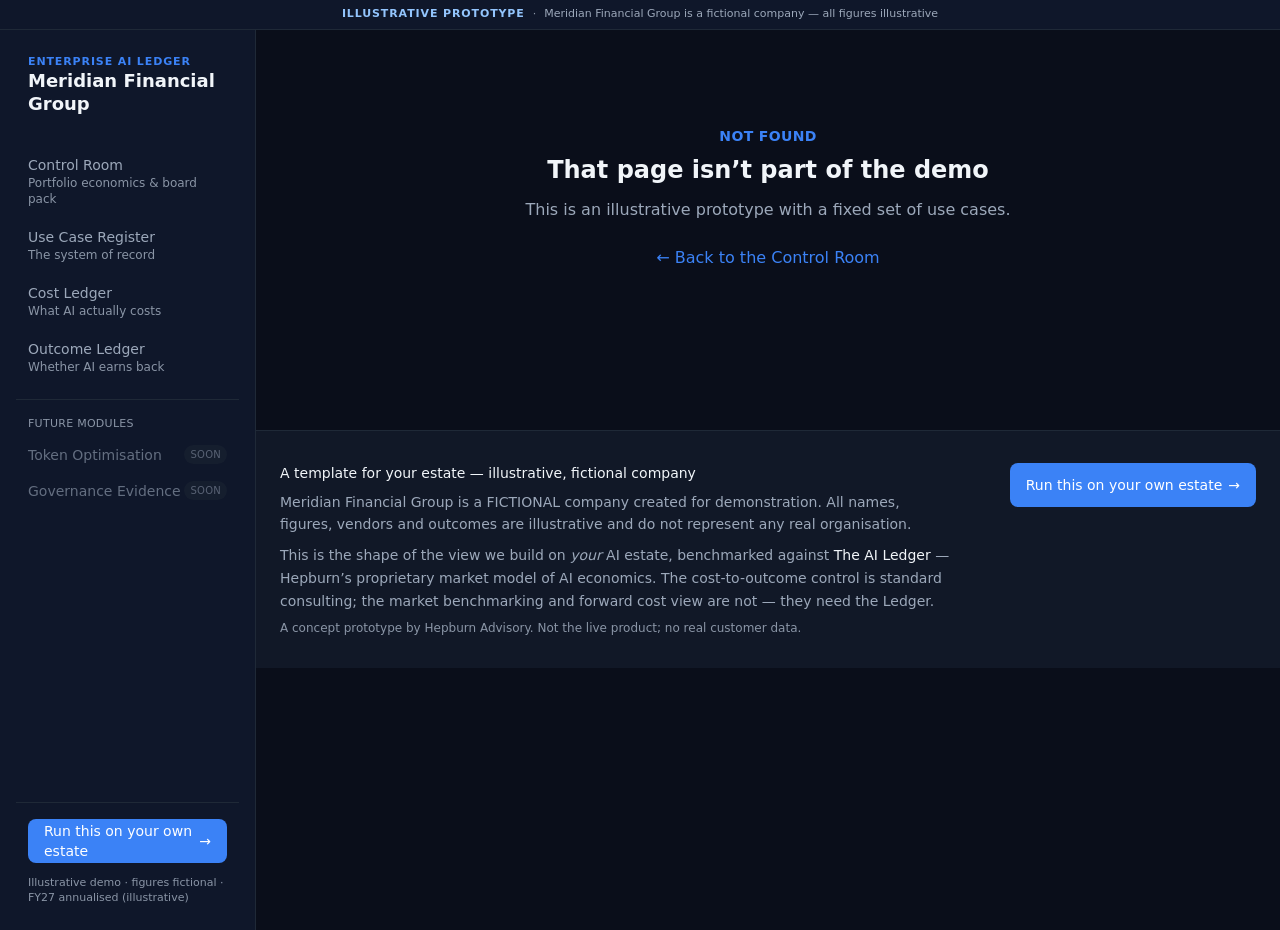
<file: 404/index.html>
<!DOCTYPE html><html lang="en-AU" class="__variable_f367f3"><head><meta charSet="utf-8"/><meta name="viewport" content="width=device-width, initial-scale=1"/><link rel="preload" href="/_next/static/media/e4af272ccee01ff0-s.p.woff2" as="font" crossorigin="" type="font/woff2"/><link rel="stylesheet" href="/_next/static/css/af6b7292f697ced3.css" data-precedence="next"/><link rel="preload" as="script" fetchPriority="low" href="/_next/static/chunks/webpack-c21a482aad66ec4e.js"/><script src="/_next/static/chunks/fd9d1056-d365d4919d5d6712.js" async=""></script><script src="/_next/static/chunks/117-23e4eb5be2542c7d.js" async=""></script><script src="/_next/static/chunks/main-app-dd6440d88523975c.js" async=""></script><script src="/_next/static/chunks/972-4966492bc3ce2423.js" async=""></script><script src="/_next/static/chunks/440-efe44305f27fa15c.js" async=""></script><script src="/_next/static/chunks/app/page-c32a2e7a0f290ba4.js" async=""></script><script src="/_next/static/chunks/app/layout-6d34e2d3f3e8c4b6.js" async=""></script><meta name="robots" content="noindex"/><title>Enterprise AI Ledger — Meridian Financial Group (illustrative demo)</title><meta name="description" content="An interactive prototype of the Enterprise AI Ledger: what AI costs, where it earns back, and what to scale, fix or stop — shown on a fictional financial-services company. By Hepburn Advisory."/><meta name="next-size-adjust"/><script src="/_next/static/chunks/polyfills-42372ed130431b0a.js" noModule=""></script></head><body class="min-h-screen antialiased"><div class="flex flex-wrap items-center justify-center gap-x-2 gap-y-0.5 border-b border-border bg-nav-bg px-4 py-1.5 text-center text-[11px] text-ink-muted print:hidden"><span class="eyebrow font-semibold text-accent-text">Illustrative prototype</span><span class="text-ink-faint">·</span><span>Meridian Financial Group<!-- --> is a fictional company — all figures illustrative</span></div><div class="min-h-screen lg:grid lg:grid-cols-[16rem_1fr]"><aside class="sticky top-0 hidden h-screen flex-col border-r border-border bg-nav-bg px-4 py-6 lg:flex"><div class="px-3"><a class="block" href="/"><span class="block text-[11px] font-semibold uppercase tracking-[0.08em] text-accent">Enterprise AI Ledger</span><span class="block text-lg font-semibold leading-tight text-ink">Meridian Financial Group</span></a></div><div class="mt-8 flex-1 overflow-y-auto"><nav class="space-y-1" aria-label="Primary"><a class="block rounded-control px-3 py-2 text-ink-muted hover:bg-surface-muted hover:text-ink" href="/"><span class="block text-sm font-medium">Control Room</span><span class="block text-xs text-ink-faint">Portfolio economics &amp; board pack</span></a><a class="block rounded-control px-3 py-2 text-ink-muted hover:bg-surface-muted hover:text-ink" href="/register/"><span class="block text-sm font-medium">Use Case Register</span><span class="block text-xs text-ink-faint">The system of record</span></a><a class="block rounded-control px-3 py-2 text-ink-muted hover:bg-surface-muted hover:text-ink" href="/cost/"><span class="block text-sm font-medium">Cost Ledger</span><span class="block text-xs text-ink-faint">What AI actually costs</span></a><a class="block rounded-control px-3 py-2 text-ink-muted hover:bg-surface-muted hover:text-ink" href="/outcome/"><span class="block text-sm font-medium">Outcome Ledger</span><span class="block text-xs text-ink-faint">Whether AI earns back</span></a><div class="!mt-4 border-t border-border pt-4"><p class="px-3 pb-1 text-[11px] font-medium uppercase tracking-wide text-ink-faint">Future modules</p><div class="flex cursor-not-allowed items-center justify-between rounded-control px-3 py-2 opacity-60" title="Coming in platform — not part of this prototype" aria-disabled="true"><span class="text-sm text-ink-muted">Token Optimisation</span><span class="rounded-chip bg-surface-muted px-1.5 py-0.5 text-[10px] uppercase tracking-wide text-ink-faint">Soon</span></div><div class="flex cursor-not-allowed items-center justify-between rounded-control px-3 py-2 opacity-60" title="Coming in platform — not part of this prototype" aria-disabled="true"><span class="text-sm text-ink-muted">Governance Evidence</span><span class="rounded-chip bg-surface-muted px-1.5 py-0.5 text-[10px] uppercase tracking-wide text-ink-faint">Soon</span></div></div></nav></div><div class="mt-6 space-y-3 border-t border-border px-3 pt-4"><a href="https://hepburnadvisory.com.au" target="_blank" rel="noopener noreferrer" class="inline-flex min-h-[44px] items-center gap-1.5 rounded-control px-4 text-sm font-medium transition-colors bg-accent text-white hover:bg-accent-hover w-full justify-center">Run this on your own estate<span aria-hidden="true">→</span></a><p class="text-[11px] leading-snug text-ink-faint">Illustrative demo · figures fictional · <!-- -->FY27 annualised (illustrative)</p></div></aside><div class="flex min-h-screen flex-col"><header class="sticky top-0 z-20 flex items-center justify-between gap-3 border-b border-border bg-nav-bg/95 px-4 py-3 backdrop-blur lg:hidden"><div class="min-w-0"><a class="block" href="/"><span class="block text-[11px] font-semibold uppercase tracking-[0.08em] text-accent">Enterprise AI Ledger</span><span class="block text-lg font-semibold leading-tight text-ink">Meridian Financial Group</span></a></div><button type="button" aria-expanded="false" aria-controls="mobile-nav" class="inline-flex min-h-[44px] items-center rounded-control border border-border px-4 text-sm font-medium text-ink active:bg-surface-muted">Menu</button></header><main class="flex-1"><div class="mx-auto max-w-xl px-6 py-24 text-center"><p class="text-sm font-semibold uppercase tracking-wide text-accent">Not found</p><h1 class="mt-2 text-2xl font-semibold text-ink">That page isn’t part of the demo</h1><p class="mt-3 text-ink-muted">This is an illustrative prototype with a fixed set of use cases.</p><a class="mt-6 inline-block text-accent hover:underline" href="/">← Back to the Control Room</a></div><footer class="mt-16 border-t border-border bg-surface px-4 py-8 sm:px-6 print:mt-8"><div class="mx-auto flex max-w-6xl flex-col gap-6 sm:flex-row sm:items-start sm:justify-between"><div class="max-w-2xl space-y-2"><p class="text-sm font-medium text-ink">A template for your estate — illustrative, fictional company</p><p class="text-sm leading-relaxed text-ink-muted">Meridian Financial Group is a FICTIONAL company created for demonstration. All names, figures, vendors and outcomes are illustrative and do not represent any real organisation.</p><p class="text-sm leading-relaxed text-ink-muted">This is the shape of the view we build on <em>your</em> AI estate, benchmarked against <strong class="font-medium text-ink">The AI Ledger</strong> — Hepburn’s proprietary market model of AI economics. The cost-to-outcome control is standard consulting; the market benchmarking and forward cost view are not — they need the Ledger.</p><p class="text-xs text-ink-faint">A concept prototype by Hepburn Advisory. Not the live product; no real customer data.</p></div><div class="shrink-0 print:hidden"><a href="https://hepburnadvisory.com.au" target="_blank" rel="noopener noreferrer" class="inline-flex min-h-[44px] items-center gap-1.5 rounded-control px-4 text-sm font-medium transition-colors bg-accent text-white hover:bg-accent-hover ">Run this on your own estate<span aria-hidden="true">→</span></a></div></div></footer></main></div></div><script src="/_next/static/chunks/webpack-c21a482aad66ec4e.js" async=""></script><script>(self.__next_f=self.__next_f||[]).push([0]);self.__next_f.push([2,null])</script><script>self.__next_f.push([1,"1:HL[\"/_next/static/media/e4af272ccee01ff0-s.p.woff2\",\"font\",{\"crossOrigin\":\"\",\"type\":\"font/woff2\"}]\n2:HL[\"/_next/static/css/af6b7292f697ced3.css\",\"style\"]\n"])</script><script>self.__next_f.push([1,"3:I[2846,[],\"\"]\n5:I[2972,[\"972\",\"static/chunks/972-4966492bc3ce2423.js\",\"440\",\"static/chunks/440-efe44305f27fa15c.js\",\"931\",\"static/chunks/app/page-c32a2e7a0f290ba4.js\"],\"\"]\n6:I[4707,[],\"\"]\n7:I[6423,[],\"\"]\n8:I[2782,[\"972\",\"static/chunks/972-4966492bc3ce2423.js\",\"185\",\"static/chunks/app/layout-6d34e2d3f3e8c4b6.js\"],\"AppShell\"]\na:I[1060,[],\"\"]\nb:[]\n"])</script><script>self.__next_f.push([1,"0:[\"$\",\"$L3\",null,{\"buildId\":\"36_RPcGyqPi8aSyQdGFsS\",\"assetPrefix\":\"\",\"urlParts\":[\"\",\"_not-found\",\"\"],\"initialTree\":[\"\",{\"children\":[\"/_not-found\",{\"children\":[\"__PAGE__\",{}]}]},\"$undefined\",\"$undefined\",true],\"initialSeedData\":[\"\",{\"children\":[\"/_not-found\",{\"children\":[\"__PAGE__\",{},[[\"$L4\",[\"$\",\"div\",null,{\"className\":\"mx-auto max-w-xl px-6 py-24 text-center\",\"children\":[[\"$\",\"p\",null,{\"className\":\"text-sm font-semibold uppercase tracking-wide text-accent\",\"children\":\"Not found\"}],[\"$\",\"h1\",null,{\"className\":\"mt-2 text-2xl font-semibold text-ink\",\"children\":\"That page isn’t part of the demo\"}],[\"$\",\"p\",null,{\"className\":\"mt-3 text-ink-muted\",\"children\":\"This is an illustrative prototype with a fixed set of use cases.\"}],[\"$\",\"$L5\",null,{\"href\":\"/\",\"className\":\"mt-6 inline-block text-accent hover:underline\",\"children\":\"← Back to the Control Room\"}]]}],null],null],null]},[null,[\"$\",\"$L6\",null,{\"parallelRouterKey\":\"children\",\"segmentPath\":[\"children\",\"/_not-found\",\"children\"],\"error\":\"$undefined\",\"errorStyles\":\"$undefined\",\"errorScripts\":\"$undefined\",\"template\":[\"$\",\"$L7\",null,{}],\"templateStyles\":\"$undefined\",\"templateScripts\":\"$undefined\",\"notFound\":\"$undefined\",\"notFoundStyles\":\"$undefined\"}]],null]},[[[[\"$\",\"link\",\"0\",{\"rel\":\"stylesheet\",\"href\":\"/_next/static/css/af6b7292f697ced3.css\",\"precedence\":\"next\",\"crossOrigin\":\"$undefined\"}]],[\"$\",\"html\",null,{\"lang\":\"en-AU\",\"className\":\"__variable_f367f3\",\"children\":[\"$\",\"body\",null,{\"className\":\"min-h-screen antialiased\",\"children\":[\"$\",\"$L8\",null,{\"companyName\":\"Meridian Financial Group\",\"period\":\"FY27 annualised (illustrative)\",\"children\":[[\"$\",\"$L6\",null,{\"parallelRouterKey\":\"children\",\"segmentPath\":[\"children\"],\"error\":\"$undefined\",\"errorStyles\":\"$undefined\",\"errorScripts\":\"$undefined\",\"template\":[\"$\",\"$L7\",null,{}],\"templateStyles\":\"$undefined\",\"templateScripts\":\"$undefined\",\"notFound\":[\"$\",\"div\",null,{\"className\":\"mx-auto max-w-xl px-6 py-24 text-center\",\"children\":[[\"$\",\"p\",null,{\"className\":\"text-sm font-semibold uppercase tracking-wide text-accent\",\"children\":\"Not found\"}],[\"$\",\"h1\",null,{\"className\":\"mt-2 text-2xl font-semibold text-ink\",\"children\":\"That page isn’t part of the demo\"}],[\"$\",\"p\",null,{\"className\":\"mt-3 text-ink-muted\",\"children\":\"This is an illustrative prototype with a fixed set of use cases.\"}],[\"$\",\"$L5\",null,{\"href\":\"/\",\"className\":\"mt-6 inline-block text-accent hover:underline\",\"children\":\"← Back to the Control Room\"}]]}],\"notFoundStyles\":[]}],[\"$\",\"footer\",null,{\"className\":\"mt-16 border-t border-border bg-surface px-4 py-8 sm:px-6 print:mt-8\",\"children\":[\"$\",\"div\",null,{\"className\":\"mx-auto flex max-w-6xl flex-col gap-6 sm:flex-row sm:items-start sm:justify-between\",\"children\":[[\"$\",\"div\",null,{\"className\":\"max-w-2xl space-y-2\",\"children\":[[\"$\",\"p\",null,{\"className\":\"text-sm font-medium text-ink\",\"children\":\"A template for your estate — illustrative, fictional company\"}],[\"$\",\"p\",null,{\"className\":\"text-sm leading-relaxed text-ink-muted\",\"children\":\"Meridian Financial Group is a FICTIONAL company created for demonstration. All names, figures, vendors and outcomes are illustrative and do not represent any real organisation.\"}],[\"$\",\"p\",null,{\"className\":\"text-sm leading-relaxed text-ink-muted\",\"children\":[\"This is the shape of the view we build on \",[\"$\",\"em\",null,{\"children\":\"your\"}],\" AI estate, benchmarked against \",[\"$\",\"strong\",null,{\"className\":\"font-medium text-ink\",\"children\":\"The AI Ledger\"}],\" — Hepburn’s proprietary market model of AI economics. The cost-to-outcome control is standard consulting; the market benchmarking and forward cost view are not — they need the Ledger.\"]}],[\"$\",\"p\",null,{\"className\":\"text-xs text-ink-faint\",\"children\":\"A concept prototype by Hepburn Advisory. Not the live product; no real customer data.\"}]]}],[\"$\",\"div\",null,{\"className\":\"shrink-0 print:hidden\",\"children\":[\"$\",\"a\",null,{\"href\":\"https://hepburnadvisory.com.au\",\"target\":\"_blank\",\"rel\":\"noopener noreferrer\",\"className\":\"inline-flex min-h-[44px] items-center gap-1.5 rounded-control px-4 text-sm font-medium transition-colors bg-accent text-white hover:bg-accent-hover \",\"children\":[\"Run this on your own estate\",[\"$\",\"span\",null,{\"aria-hidden\":\"true\",\"children\":\"→\"}]]}]}]]}]}]]}]}]}]],null],null],\"couldBeIntercepted\":false,\"initialHead\":[[\"$\",\"meta\",null,{\"name\":\"robots\",\"content\":\"noindex\"}],\"$L9\"],\"globalErrorComponent\":\"$a\",\"missingSlots\":\"$Wb\"}]\n"])</script><script>self.__next_f.push([1,"9:[[\"$\",\"meta\",\"0\",{\"name\":\"viewport\",\"content\":\"width=device-width, initial-scale=1\"}],[\"$\",\"meta\",\"1\",{\"charSet\":\"utf-8\"}],[\"$\",\"title\",\"2\",{\"children\":\"Enterprise AI Ledger — Meridian Financial Group (illustrative demo)\"}],[\"$\",\"meta\",\"3\",{\"name\":\"description\",\"content\":\"An interactive prototype of the Enterprise AI Ledger: what AI costs, where it earns back, and what to scale, fix or stop — shown on a fictional financial-services company. By Hepburn Advisory.\"}],[\"$\",\"meta\",\"4\",{\"name\":\"next-size-adjust\"}]]\n4:null\n"])</script></body></html>
</file>
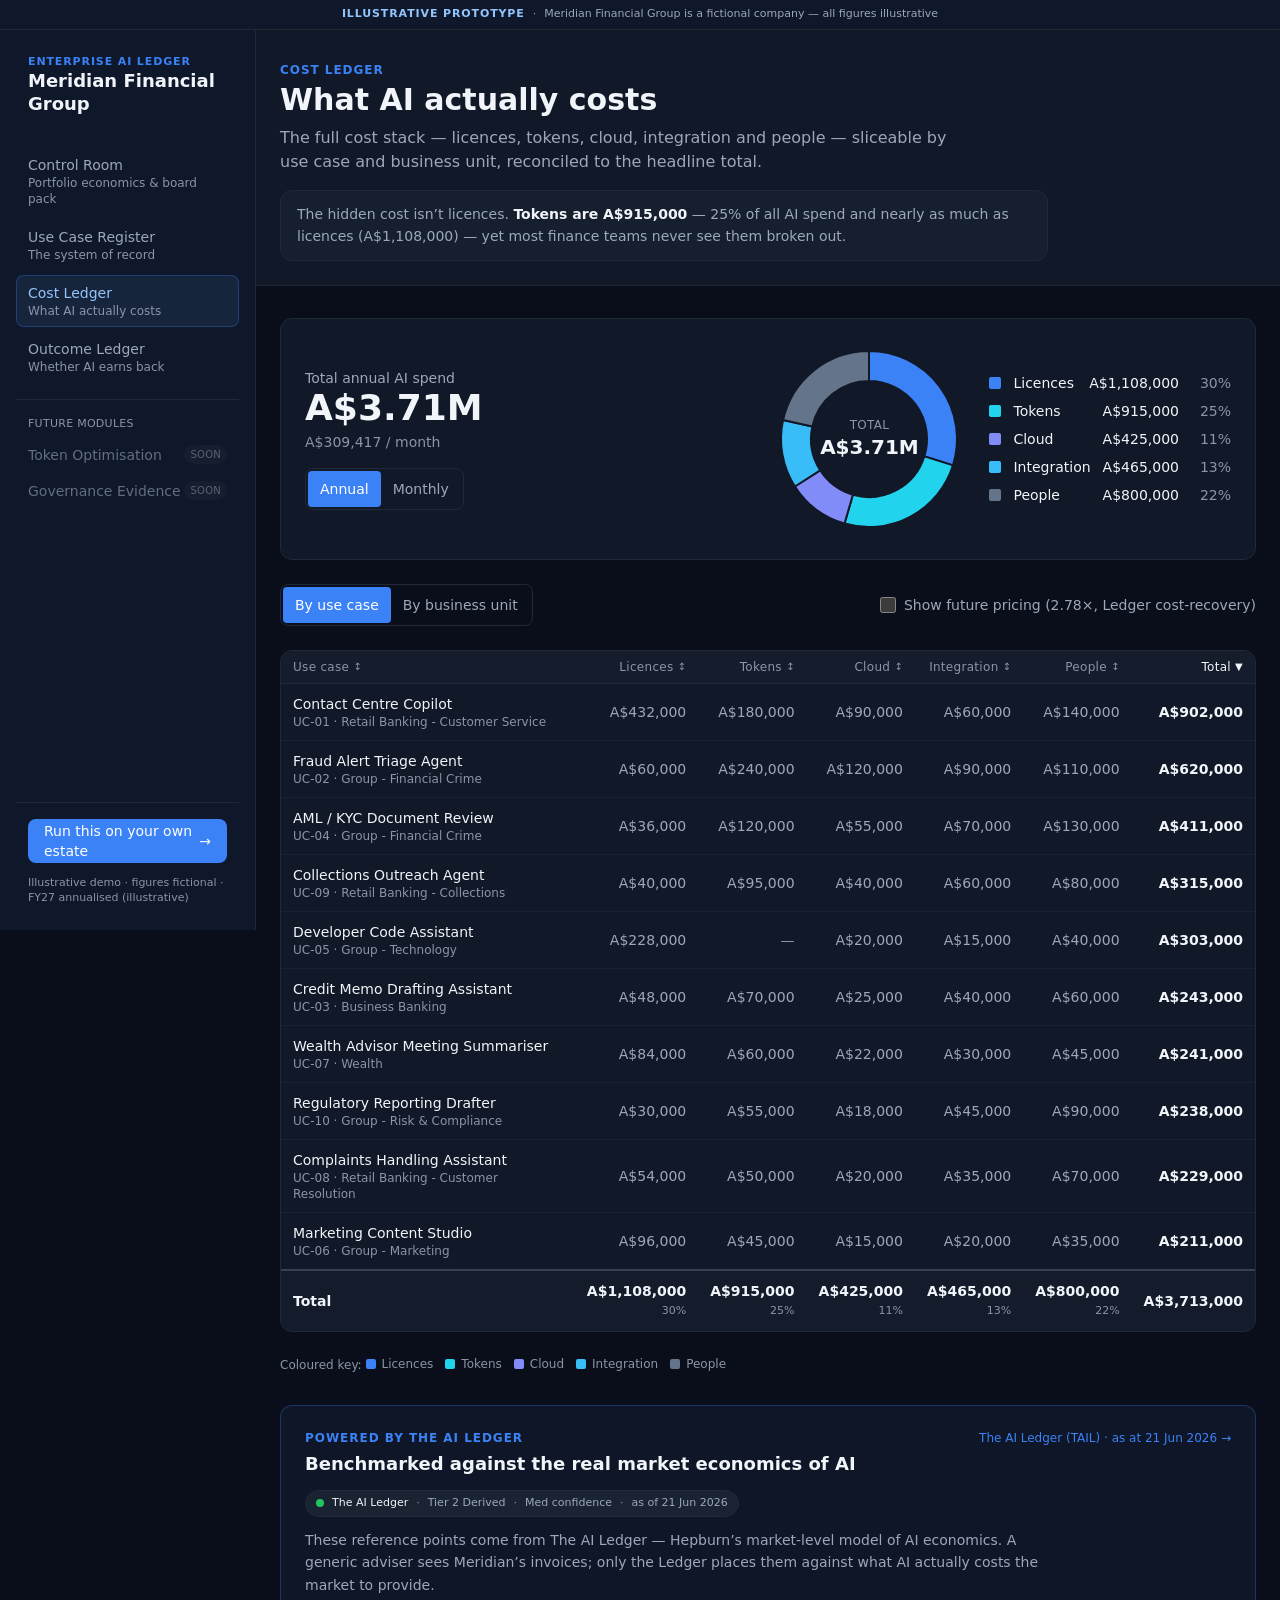
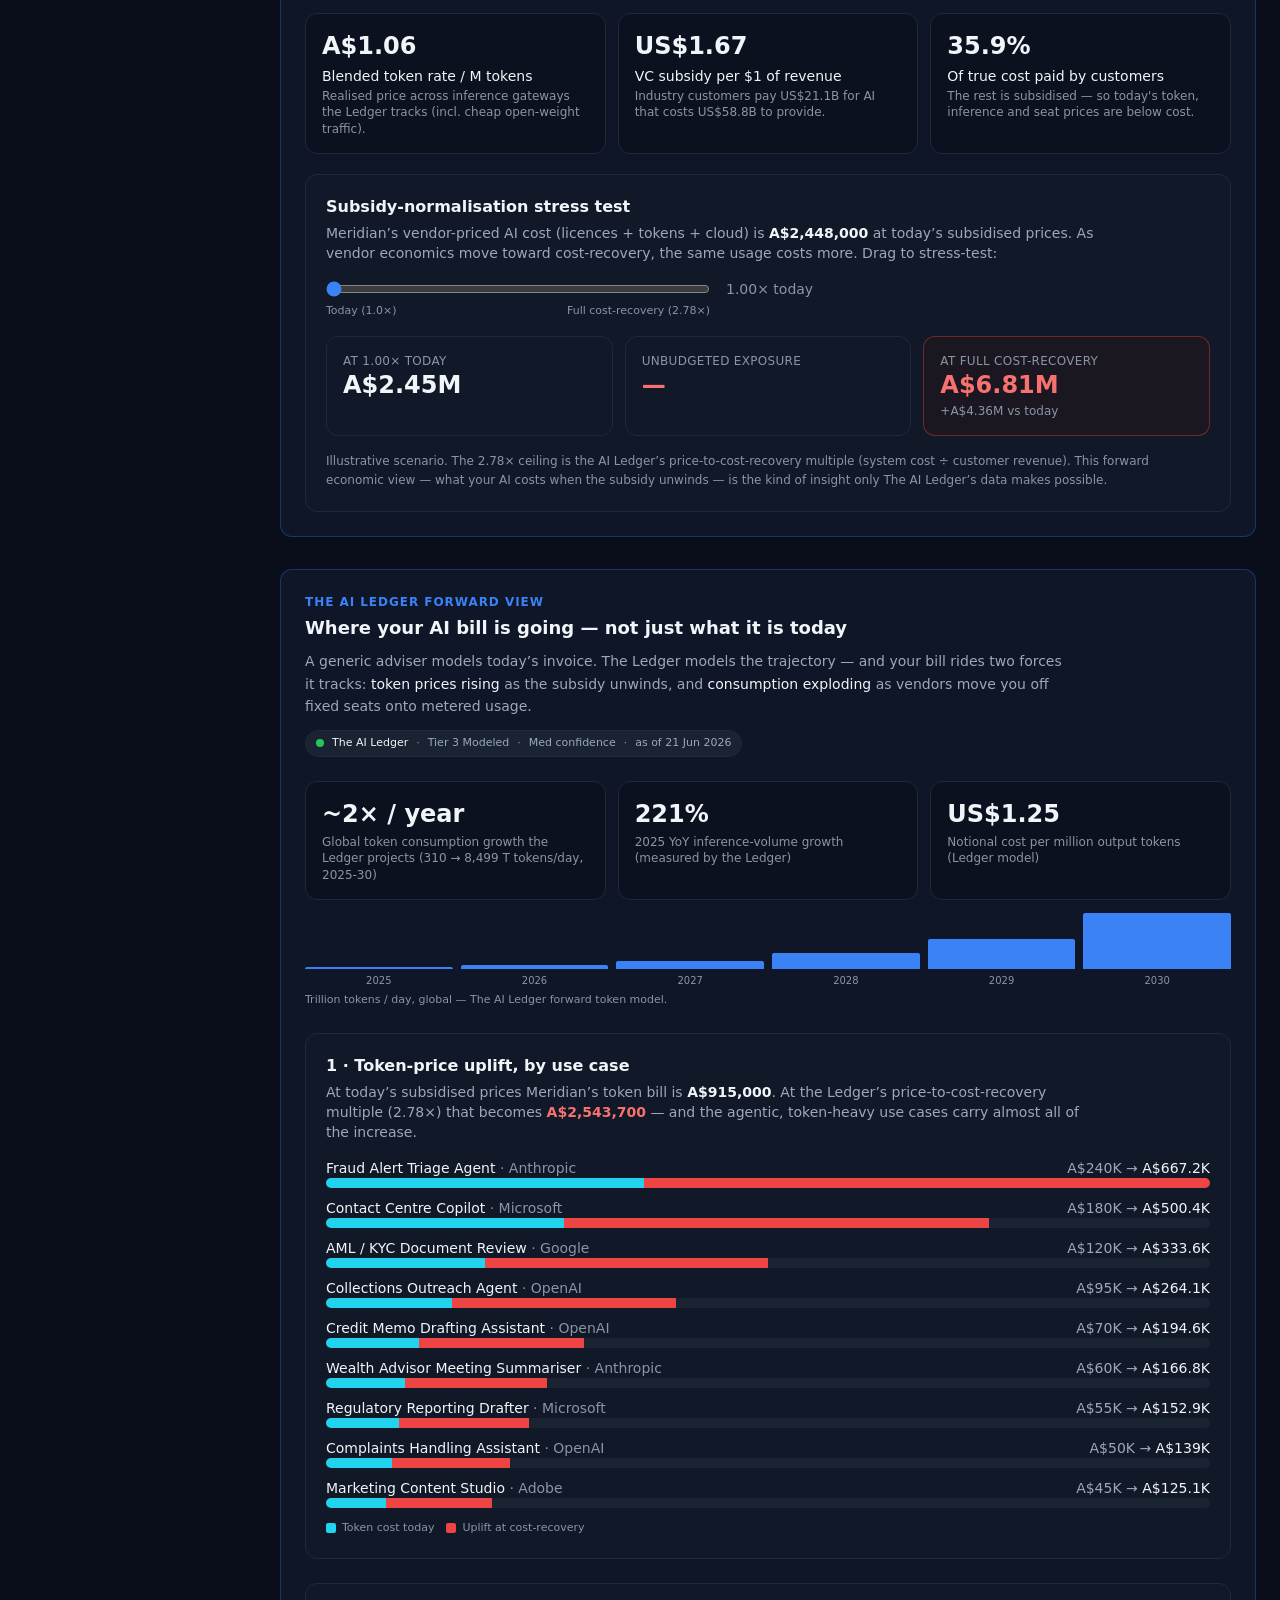
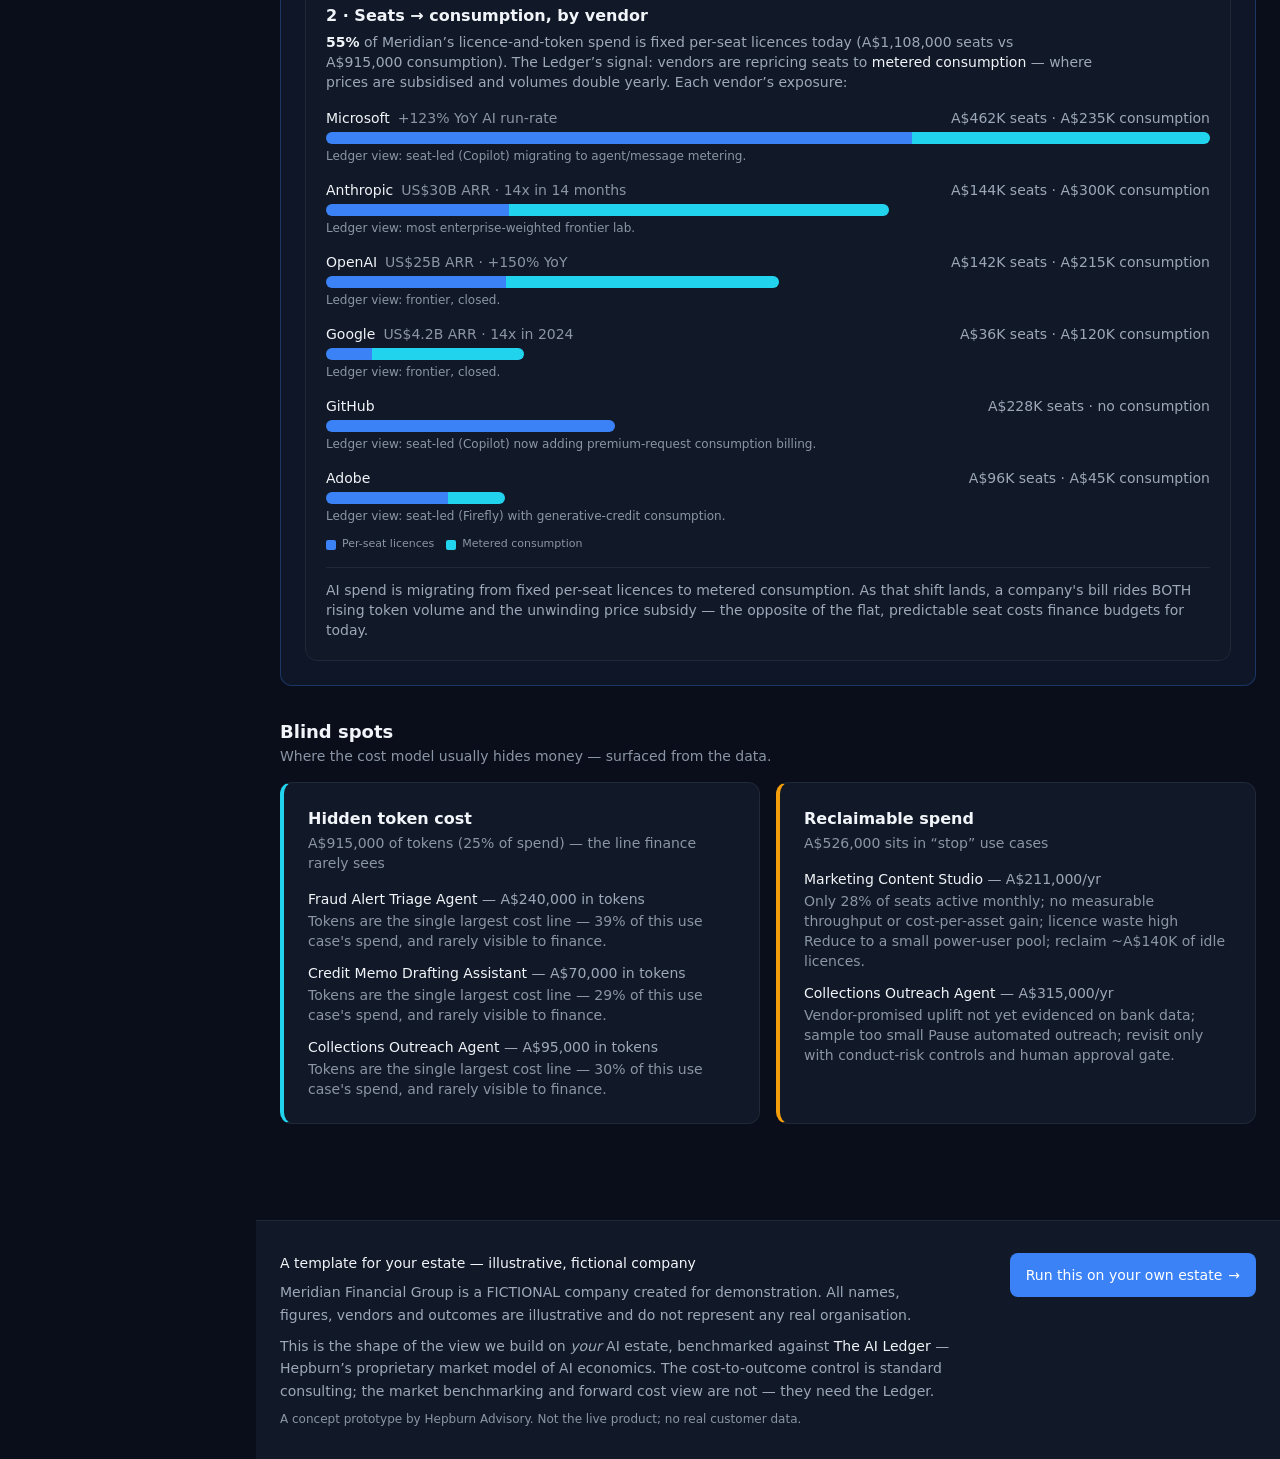
<file: cost/index.html>
<!DOCTYPE html><html lang="en-AU" class="__variable_f367f3"><head><meta charSet="utf-8"/><meta name="viewport" content="width=device-width, initial-scale=1"/><link rel="preload" href="/_next/static/media/e4af272ccee01ff0-s.p.woff2" as="font" crossorigin="" type="font/woff2"/><link rel="stylesheet" href="/_next/static/css/af6b7292f697ced3.css" data-precedence="next"/><link rel="preload" as="script" fetchPriority="low" href="/_next/static/chunks/webpack-c21a482aad66ec4e.js"/><script src="/_next/static/chunks/fd9d1056-d365d4919d5d6712.js" async=""></script><script src="/_next/static/chunks/117-23e4eb5be2542c7d.js" async=""></script><script src="/_next/static/chunks/main-app-dd6440d88523975c.js" async=""></script><script src="/_next/static/chunks/972-4966492bc3ce2423.js" async=""></script><script src="/_next/static/chunks/440-efe44305f27fa15c.js" async=""></script><script src="/_next/static/chunks/app/cost/page-9b595ca10a7a8ef3.js" async=""></script><script src="/_next/static/chunks/app/layout-6d34e2d3f3e8c4b6.js" async=""></script><title>Enterprise AI Ledger — Meridian Financial Group (illustrative demo)</title><meta name="description" content="An interactive prototype of the Enterprise AI Ledger: what AI costs, where it earns back, and what to scale, fix or stop — shown on a fictional financial-services company. By Hepburn Advisory."/><meta name="next-size-adjust"/><script src="/_next/static/chunks/polyfills-42372ed130431b0a.js" noModule=""></script></head><body class="min-h-screen antialiased"><div class="flex flex-wrap items-center justify-center gap-x-2 gap-y-0.5 border-b border-border bg-nav-bg px-4 py-1.5 text-center text-[11px] text-ink-muted print:hidden"><span class="eyebrow font-semibold text-accent-text">Illustrative prototype</span><span class="text-ink-faint">·</span><span>Meridian Financial Group<!-- --> is a fictional company — all figures illustrative</span></div><div class="min-h-screen lg:grid lg:grid-cols-[16rem_1fr]"><aside class="sticky top-0 hidden h-screen flex-col border-r border-border bg-nav-bg px-4 py-6 lg:flex"><div class="px-3"><a class="block" href="/"><span class="block text-[11px] font-semibold uppercase tracking-[0.08em] text-accent">Enterprise AI Ledger</span><span class="block text-lg font-semibold leading-tight text-ink">Meridian Financial Group</span></a></div><div class="mt-8 flex-1 overflow-y-auto"><nav class="space-y-1" aria-label="Primary"><a class="block rounded-control px-3 py-2 text-ink-muted hover:bg-surface-muted hover:text-ink" href="/"><span class="block text-sm font-medium">Control Room</span><span class="block text-xs text-ink-faint">Portfolio economics &amp; board pack</span></a><a class="block rounded-control px-3 py-2 text-ink-muted hover:bg-surface-muted hover:text-ink" href="/register/"><span class="block text-sm font-medium">Use Case Register</span><span class="block text-xs text-ink-faint">The system of record</span></a><a aria-current="page" class="block rounded-control px-3 py-2 bg-accent-soft text-accent-text ring-1 ring-inset ring-accent/30" href="/cost/"><span class="block text-sm font-medium">Cost Ledger</span><span class="block text-xs text-ink-faint">What AI actually costs</span></a><a class="block rounded-control px-3 py-2 text-ink-muted hover:bg-surface-muted hover:text-ink" href="/outcome/"><span class="block text-sm font-medium">Outcome Ledger</span><span class="block text-xs text-ink-faint">Whether AI earns back</span></a><div class="!mt-4 border-t border-border pt-4"><p class="px-3 pb-1 text-[11px] font-medium uppercase tracking-wide text-ink-faint">Future modules</p><div class="flex cursor-not-allowed items-center justify-between rounded-control px-3 py-2 opacity-60" title="Coming in platform — not part of this prototype" aria-disabled="true"><span class="text-sm text-ink-muted">Token Optimisation</span><span class="rounded-chip bg-surface-muted px-1.5 py-0.5 text-[10px] uppercase tracking-wide text-ink-faint">Soon</span></div><div class="flex cursor-not-allowed items-center justify-between rounded-control px-3 py-2 opacity-60" title="Coming in platform — not part of this prototype" aria-disabled="true"><span class="text-sm text-ink-muted">Governance Evidence</span><span class="rounded-chip bg-surface-muted px-1.5 py-0.5 text-[10px] uppercase tracking-wide text-ink-faint">Soon</span></div></div></nav></div><div class="mt-6 space-y-3 border-t border-border px-3 pt-4"><a href="https://hepburnadvisory.com.au" target="_blank" rel="noopener noreferrer" class="inline-flex min-h-[44px] items-center gap-1.5 rounded-control px-4 text-sm font-medium transition-colors bg-accent text-white hover:bg-accent-hover w-full justify-center">Run this on your own estate<span aria-hidden="true">→</span></a><p class="text-[11px] leading-snug text-ink-faint">Illustrative demo · figures fictional · <!-- -->FY27 annualised (illustrative)</p></div></aside><div class="flex min-h-screen flex-col"><header class="sticky top-0 z-20 flex items-center justify-between gap-3 border-b border-border bg-nav-bg/95 px-4 py-3 backdrop-blur lg:hidden"><div class="min-w-0"><a class="block" href="/"><span class="block text-[11px] font-semibold uppercase tracking-[0.08em] text-accent">Enterprise AI Ledger</span><span class="block text-lg font-semibold leading-tight text-ink">Meridian Financial Group</span></a></div><button type="button" aria-expanded="false" aria-controls="mobile-nav" class="inline-flex min-h-[44px] items-center rounded-control border border-border px-4 text-sm font-medium text-ink active:bg-surface-muted">Menu</button></header><main class="flex-1"><header class="border-b border-border bg-surface px-4 pb-6 pt-8 sm:px-6"><div class="mx-auto max-w-6xl"><div class="flex flex-col gap-4 sm:flex-row sm:items-end sm:justify-between"><div><p class="text-xs font-semibold uppercase tracking-[0.08em] text-accent">Cost Ledger</p><h1 class="mt-1 text-2xl font-semibold text-ink sm:text-3xl">What AI actually costs</h1><p class="mt-2 max-w-2xl text-ink-muted">The full cost stack — licences, tokens, cloud, integration and people — sliceable by use case and business unit, reconciled to the headline total.</p></div></div><p class="mt-4 max-w-3xl rounded-card border border-border bg-surface-muted/60 px-4 py-3 text-sm leading-relaxed text-ink-muted print:hidden">The hidden cost isn’t licences. <strong class="font-semibold text-ink">Tokens are<!-- --> <!-- -->A$915,000</strong> — <!-- -->25%<!-- --> of all AI spend and nearly as much as licences (<!-- -->A$1,108,000<!-- -->) — yet most finance teams never see them broken out.</p></div></header><div class="mx-auto max-w-6xl space-y-8 px-4 py-8 sm:px-6"><div class="space-y-6"><div class="grid gap-6 rounded-card border border-border bg-surface p-5 sm:p-6 lg:grid-cols-[auto_1fr] lg:items-center"><div><p class="text-sm text-ink-muted">Total annual AI spend</p><p class="tabular text-4xl font-semibold text-ink">A$3.71M</p><p class="tabular mt-1 text-sm text-ink-faint">A$309,417<!-- --> / month</p><div class="mt-4 inline-flex rounded-control border border-border p-0.5 text-sm print:hidden"><button type="button" class="rounded-[4px] px-3 py-2 capitalize bg-accent text-white">annual</button><button type="button" class="rounded-[4px] px-3 py-2 capitalize text-ink-muted hover:text-ink">monthly</button></div></div><div class="lg:justify-self-end"><div class="flex flex-col items-center gap-6 sm:flex-row sm:items-center"><div class="relative h-48 w-48 shrink-0"><div class="recharts-responsive-container" style="width:100%;height:100%;min-width:0"></div><div class="pointer-events-none absolute inset-0 flex flex-col items-center justify-center"><span class="text-xs uppercase tracking-wide text-ink-faint">Total</span><span class="tabular text-xl font-semibold text-ink">A$3.71M</span></div></div><ul class="w-full max-w-xs space-y-2"><li class="flex items-center gap-3 text-sm"><span aria-hidden="true" class="h-3 w-3 shrink-0 rounded-sm" style="background-color:#3B82F6"></span><span class="flex-1 text-ink">Licences</span><span class="tabular font-medium text-ink">A$1,108,000</span><span class="tabular w-10 text-right text-ink-faint">30%</span></li><li class="flex items-center gap-3 text-sm"><span aria-hidden="true" class="h-3 w-3 shrink-0 rounded-sm" style="background-color:#22D3EE"></span><span class="flex-1 text-ink">Tokens</span><span class="tabular font-medium text-ink">A$915,000</span><span class="tabular w-10 text-right text-ink-faint">25%</span></li><li class="flex items-center gap-3 text-sm"><span aria-hidden="true" class="h-3 w-3 shrink-0 rounded-sm" style="background-color:#818CF8"></span><span class="flex-1 text-ink">Cloud</span><span class="tabular font-medium text-ink">A$425,000</span><span class="tabular w-10 text-right text-ink-faint">11%</span></li><li class="flex items-center gap-3 text-sm"><span aria-hidden="true" class="h-3 w-3 shrink-0 rounded-sm" style="background-color:#38BDF8"></span><span class="flex-1 text-ink">Integration</span><span class="tabular font-medium text-ink">A$465,000</span><span class="tabular w-10 text-right text-ink-faint">13%</span></li><li class="flex items-center gap-3 text-sm"><span aria-hidden="true" class="h-3 w-3 shrink-0 rounded-sm" style="background-color:#64748B"></span><span class="flex-1 text-ink">People</span><span class="tabular font-medium text-ink">A$800,000</span><span class="tabular w-10 text-right text-ink-faint">22%</span></li></ul></div></div></div><div class="flex items-center justify-between gap-3"><div class="inline-flex rounded-control border border-border p-0.5 text-sm print:hidden" role="tablist"><button type="button" role="tab" aria-selected="true" class="rounded-[4px] px-3 py-2 bg-accent text-white">By use case</button><button type="button" role="tab" aria-selected="false" class="rounded-[4px] px-3 py-2 text-ink-muted hover:text-ink">By business unit</button></div><label class="inline-flex cursor-pointer select-none items-center gap-2 text-sm text-ink-muted print:hidden"><input type="checkbox" class="h-4 w-4 accent-accent"/>Show future pricing (<!-- -->2.78<!-- -->×, Ledger cost-recovery)</label></div><ul class="space-y-3 lg:hidden"><li><div class="rounded-card border border-border bg-surface p-4"><div class="flex items-start justify-between gap-3"><a class="min-w-0 font-medium text-ink active:text-accent" href="/register/UC-01/">Contact Centre Copilot<span class="block text-xs font-normal text-ink-faint">UC-01 · Retail Banking - Customer Service</span></a><span class="tabular shrink-0 text-right"><span class="block font-semibold text-ink">A$902,000</span></span></div><div class="mt-3 flex h-2 overflow-hidden rounded-full bg-surface-muted"><div style="width:47.893569844789354%;background-color:#3B82F6" title="Licences: A$432,000"></div><div style="width:19.955654101995567%;background-color:#22D3EE" title="Tokens: A$180,000"></div><div style="width:9.977827050997783%;background-color:#818CF8" title="Cloud: A$90,000"></div><div style="width:6.651884700665188%;background-color:#38BDF8" title="Integration: A$60,000"></div><div style="width:15.521064301552107%;background-color:#64748B" title="People: A$140,000"></div></div><div class="mt-2 flex flex-wrap gap-x-3 gap-y-1 text-[11px] text-ink-muted"><span class="inline-flex items-center gap-1"><span class="inline-block h-2 w-2 rounded-sm" style="background-color:#3B82F6"></span>Licences<!-- --> <span class="tabular text-ink-faint">A$432,000</span></span><span class="inline-flex items-center gap-1"><span class="inline-block h-2 w-2 rounded-sm" style="background-color:#22D3EE"></span>Tokens<!-- --> <span class="tabular text-ink-faint">A$180,000</span></span><span class="inline-flex items-center gap-1"><span class="inline-block h-2 w-2 rounded-sm" style="background-color:#818CF8"></span>Cloud<!-- --> <span class="tabular text-ink-faint">A$90,000</span></span><span class="inline-flex items-center gap-1"><span class="inline-block h-2 w-2 rounded-sm" style="background-color:#38BDF8"></span>Integration<!-- --> <span class="tabular text-ink-faint">A$60,000</span></span><span class="inline-flex items-center gap-1"><span class="inline-block h-2 w-2 rounded-sm" style="background-color:#64748B"></span>People<!-- --> <span class="tabular text-ink-faint">A$140,000</span></span></div></div></li><li><div class="rounded-card border border-border bg-surface p-4"><div class="flex items-start justify-between gap-3"><a class="min-w-0 font-medium text-ink active:text-accent" href="/register/UC-02/">Fraud Alert Triage Agent<span class="block text-xs font-normal text-ink-faint">UC-02 · Group - Financial Crime</span></a><span class="tabular shrink-0 text-right"><span class="block font-semibold text-ink">A$620,000</span></span></div><div class="mt-3 flex h-2 overflow-hidden rounded-full bg-surface-muted"><div style="width:9.67741935483871%;background-color:#3B82F6" title="Licences: A$60,000"></div><div style="width:38.70967741935484%;background-color:#22D3EE" title="Tokens: A$240,000"></div><div style="width:19.35483870967742%;background-color:#818CF8" title="Cloud: A$120,000"></div><div style="width:14.516129032258066%;background-color:#38BDF8" title="Integration: A$90,000"></div><div style="width:17.741935483870968%;background-color:#64748B" title="People: A$110,000"></div></div><div class="mt-2 flex flex-wrap gap-x-3 gap-y-1 text-[11px] text-ink-muted"><span class="inline-flex items-center gap-1"><span class="inline-block h-2 w-2 rounded-sm" style="background-color:#3B82F6"></span>Licences<!-- --> <span class="tabular text-ink-faint">A$60,000</span></span><span class="inline-flex items-center gap-1"><span class="inline-block h-2 w-2 rounded-sm" style="background-color:#22D3EE"></span>Tokens<!-- --> <span class="tabular text-ink-faint">A$240,000</span></span><span class="inline-flex items-center gap-1"><span class="inline-block h-2 w-2 rounded-sm" style="background-color:#818CF8"></span>Cloud<!-- --> <span class="tabular text-ink-faint">A$120,000</span></span><span class="inline-flex items-center gap-1"><span class="inline-block h-2 w-2 rounded-sm" style="background-color:#38BDF8"></span>Integration<!-- --> <span class="tabular text-ink-faint">A$90,000</span></span><span class="inline-flex items-center gap-1"><span class="inline-block h-2 w-2 rounded-sm" style="background-color:#64748B"></span>People<!-- --> <span class="tabular text-ink-faint">A$110,000</span></span></div></div></li><li><div class="rounded-card border border-border bg-surface p-4"><div class="flex items-start justify-between gap-3"><a class="min-w-0 font-medium text-ink active:text-accent" href="/register/UC-04/">AML / KYC Document Review<span class="block text-xs font-normal text-ink-faint">UC-04 · Group - Financial Crime</span></a><span class="tabular shrink-0 text-right"><span class="block font-semibold text-ink">A$411,000</span></span></div><div class="mt-3 flex h-2 overflow-hidden rounded-full bg-surface-muted"><div style="width:8.75912408759124%;background-color:#3B82F6" title="Licences: A$36,000"></div><div style="width:29.1970802919708%;background-color:#22D3EE" title="Tokens: A$120,000"></div><div style="width:13.381995133819952%;background-color:#818CF8" title="Cloud: A$55,000"></div><div style="width:17.0316301703163%;background-color:#38BDF8" title="Integration: A$70,000"></div><div style="width:31.630170316301705%;background-color:#64748B" title="People: A$130,000"></div></div><div class="mt-2 flex flex-wrap gap-x-3 gap-y-1 text-[11px] text-ink-muted"><span class="inline-flex items-center gap-1"><span class="inline-block h-2 w-2 rounded-sm" style="background-color:#3B82F6"></span>Licences<!-- --> <span class="tabular text-ink-faint">A$36,000</span></span><span class="inline-flex items-center gap-1"><span class="inline-block h-2 w-2 rounded-sm" style="background-color:#22D3EE"></span>Tokens<!-- --> <span class="tabular text-ink-faint">A$120,000</span></span><span class="inline-flex items-center gap-1"><span class="inline-block h-2 w-2 rounded-sm" style="background-color:#818CF8"></span>Cloud<!-- --> <span class="tabular text-ink-faint">A$55,000</span></span><span class="inline-flex items-center gap-1"><span class="inline-block h-2 w-2 rounded-sm" style="background-color:#38BDF8"></span>Integration<!-- --> <span class="tabular text-ink-faint">A$70,000</span></span><span class="inline-flex items-center gap-1"><span class="inline-block h-2 w-2 rounded-sm" style="background-color:#64748B"></span>People<!-- --> <span class="tabular text-ink-faint">A$130,000</span></span></div></div></li><li><div class="rounded-card border border-border bg-surface p-4"><div class="flex items-start justify-between gap-3"><a class="min-w-0 font-medium text-ink active:text-accent" href="/register/UC-09/">Collections Outreach Agent<span class="block text-xs font-normal text-ink-faint">UC-09 · Retail Banking - Collections</span></a><span class="tabular shrink-0 text-right"><span class="block font-semibold text-ink">A$315,000</span></span></div><div class="mt-3 flex h-2 overflow-hidden rounded-full bg-surface-muted"><div style="width:12.698412698412698%;background-color:#3B82F6" title="Licences: A$40,000"></div><div style="width:30.158730158730158%;background-color:#22D3EE" title="Tokens: A$95,000"></div><div style="width:12.698412698412698%;background-color:#818CF8" title="Cloud: A$40,000"></div><div style="width:19.047619047619047%;background-color:#38BDF8" title="Integration: A$60,000"></div><div style="width:25.396825396825395%;background-color:#64748B" title="People: A$80,000"></div></div><div class="mt-2 flex flex-wrap gap-x-3 gap-y-1 text-[11px] text-ink-muted"><span class="inline-flex items-center gap-1"><span class="inline-block h-2 w-2 rounded-sm" style="background-color:#3B82F6"></span>Licences<!-- --> <span class="tabular text-ink-faint">A$40,000</span></span><span class="inline-flex items-center gap-1"><span class="inline-block h-2 w-2 rounded-sm" style="background-color:#22D3EE"></span>Tokens<!-- --> <span class="tabular text-ink-faint">A$95,000</span></span><span class="inline-flex items-center gap-1"><span class="inline-block h-2 w-2 rounded-sm" style="background-color:#818CF8"></span>Cloud<!-- --> <span class="tabular text-ink-faint">A$40,000</span></span><span class="inline-flex items-center gap-1"><span class="inline-block h-2 w-2 rounded-sm" style="background-color:#38BDF8"></span>Integration<!-- --> <span class="tabular text-ink-faint">A$60,000</span></span><span class="inline-flex items-center gap-1"><span class="inline-block h-2 w-2 rounded-sm" style="background-color:#64748B"></span>People<!-- --> <span class="tabular text-ink-faint">A$80,000</span></span></div></div></li><li><div class="rounded-card border border-border bg-surface p-4"><div class="flex items-start justify-between gap-3"><a class="min-w-0 font-medium text-ink active:text-accent" href="/register/UC-05/">Developer Code Assistant<span class="block text-xs font-normal text-ink-faint">UC-05 · Group - Technology</span></a><span class="tabular shrink-0 text-right"><span class="block font-semibold text-ink">A$303,000</span></span></div><div class="mt-3 flex h-2 overflow-hidden rounded-full bg-surface-muted"><div style="width:75.24752475247524%;background-color:#3B82F6" title="Licences: A$228,000"></div><div style="width:6.6006600660066%;background-color:#818CF8" title="Cloud: A$20,000"></div><div style="width:4.9504950495049505%;background-color:#38BDF8" title="Integration: A$15,000"></div><div style="width:13.2013201320132%;background-color:#64748B" title="People: A$40,000"></div></div><div class="mt-2 flex flex-wrap gap-x-3 gap-y-1 text-[11px] text-ink-muted"><span class="inline-flex items-center gap-1"><span class="inline-block h-2 w-2 rounded-sm" style="background-color:#3B82F6"></span>Licences<!-- --> <span class="tabular text-ink-faint">A$228,000</span></span><span class="inline-flex items-center gap-1"><span class="inline-block h-2 w-2 rounded-sm" style="background-color:#818CF8"></span>Cloud<!-- --> <span class="tabular text-ink-faint">A$20,000</span></span><span class="inline-flex items-center gap-1"><span class="inline-block h-2 w-2 rounded-sm" style="background-color:#38BDF8"></span>Integration<!-- --> <span class="tabular text-ink-faint">A$15,000</span></span><span class="inline-flex items-center gap-1"><span class="inline-block h-2 w-2 rounded-sm" style="background-color:#64748B"></span>People<!-- --> <span class="tabular text-ink-faint">A$40,000</span></span></div></div></li><li><div class="rounded-card border border-border bg-surface p-4"><div class="flex items-start justify-between gap-3"><a class="min-w-0 font-medium text-ink active:text-accent" href="/register/UC-03/">Credit Memo Drafting Assistant<span class="block text-xs font-normal text-ink-faint">UC-03 · Business Banking</span></a><span class="tabular shrink-0 text-right"><span class="block font-semibold text-ink">A$243,000</span></span></div><div class="mt-3 flex h-2 overflow-hidden rounded-full bg-surface-muted"><div style="width:19.753086419753085%;background-color:#3B82F6" title="Licences: A$48,000"></div><div style="width:28.80658436213992%;background-color:#22D3EE" title="Tokens: A$70,000"></div><div style="width:10.2880658436214%;background-color:#818CF8" title="Cloud: A$25,000"></div><div style="width:16.46090534979424%;background-color:#38BDF8" title="Integration: A$40,000"></div><div style="width:24.691358024691358%;background-color:#64748B" title="People: A$60,000"></div></div><div class="mt-2 flex flex-wrap gap-x-3 gap-y-1 text-[11px] text-ink-muted"><span class="inline-flex items-center gap-1"><span class="inline-block h-2 w-2 rounded-sm" style="background-color:#3B82F6"></span>Licences<!-- --> <span class="tabular text-ink-faint">A$48,000</span></span><span class="inline-flex items-center gap-1"><span class="inline-block h-2 w-2 rounded-sm" style="background-color:#22D3EE"></span>Tokens<!-- --> <span class="tabular text-ink-faint">A$70,000</span></span><span class="inline-flex items-center gap-1"><span class="inline-block h-2 w-2 rounded-sm" style="background-color:#818CF8"></span>Cloud<!-- --> <span class="tabular text-ink-faint">A$25,000</span></span><span class="inline-flex items-center gap-1"><span class="inline-block h-2 w-2 rounded-sm" style="background-color:#38BDF8"></span>Integration<!-- --> <span class="tabular text-ink-faint">A$40,000</span></span><span class="inline-flex items-center gap-1"><span class="inline-block h-2 w-2 rounded-sm" style="background-color:#64748B"></span>People<!-- --> <span class="tabular text-ink-faint">A$60,000</span></span></div></div></li><li><div class="rounded-card border border-border bg-surface p-4"><div class="flex items-start justify-between gap-3"><a class="min-w-0 font-medium text-ink active:text-accent" href="/register/UC-07/">Wealth Advisor Meeting Summariser<span class="block text-xs font-normal text-ink-faint">UC-07 · Wealth</span></a><span class="tabular shrink-0 text-right"><span class="block font-semibold text-ink">A$241,000</span></span></div><div class="mt-3 flex h-2 overflow-hidden rounded-full bg-surface-muted"><div style="width:34.85477178423236%;background-color:#3B82F6" title="Licences: A$84,000"></div><div style="width:24.896265560165975%;background-color:#22D3EE" title="Tokens: A$60,000"></div><div style="width:9.12863070539419%;background-color:#818CF8" title="Cloud: A$22,000"></div><div style="width:12.448132780082988%;background-color:#38BDF8" title="Integration: A$30,000"></div><div style="width:18.672199170124482%;background-color:#64748B" title="People: A$45,000"></div></div><div class="mt-2 flex flex-wrap gap-x-3 gap-y-1 text-[11px] text-ink-muted"><span class="inline-flex items-center gap-1"><span class="inline-block h-2 w-2 rounded-sm" style="background-color:#3B82F6"></span>Licences<!-- --> <span class="tabular text-ink-faint">A$84,000</span></span><span class="inline-flex items-center gap-1"><span class="inline-block h-2 w-2 rounded-sm" style="background-color:#22D3EE"></span>Tokens<!-- --> <span class="tabular text-ink-faint">A$60,000</span></span><span class="inline-flex items-center gap-1"><span class="inline-block h-2 w-2 rounded-sm" style="background-color:#818CF8"></span>Cloud<!-- --> <span class="tabular text-ink-faint">A$22,000</span></span><span class="inline-flex items-center gap-1"><span class="inline-block h-2 w-2 rounded-sm" style="background-color:#38BDF8"></span>Integration<!-- --> <span class="tabular text-ink-faint">A$30,000</span></span><span class="inline-flex items-center gap-1"><span class="inline-block h-2 w-2 rounded-sm" style="background-color:#64748B"></span>People<!-- --> <span class="tabular text-ink-faint">A$45,000</span></span></div></div></li><li><div class="rounded-card border border-border bg-surface p-4"><div class="flex items-start justify-between gap-3"><a class="min-w-0 font-medium text-ink active:text-accent" href="/register/UC-10/">Regulatory Reporting Drafter<span class="block text-xs font-normal text-ink-faint">UC-10 · Group - Risk &amp; Compliance</span></a><span class="tabular shrink-0 text-right"><span class="block font-semibold text-ink">A$238,000</span></span></div><div class="mt-3 flex h-2 overflow-hidden rounded-full bg-surface-muted"><div style="width:12.605042016806722%;background-color:#3B82F6" title="Licences: A$30,000"></div><div style="width:23.10924369747899%;background-color:#22D3EE" title="Tokens: A$55,000"></div><div style="width:7.563025210084033%;background-color:#818CF8" title="Cloud: A$18,000"></div><div style="width:18.907563025210084%;background-color:#38BDF8" title="Integration: A$45,000"></div><div style="width:37.81512605042017%;background-color:#64748B" title="People: A$90,000"></div></div><div class="mt-2 flex flex-wrap gap-x-3 gap-y-1 text-[11px] text-ink-muted"><span class="inline-flex items-center gap-1"><span class="inline-block h-2 w-2 rounded-sm" style="background-color:#3B82F6"></span>Licences<!-- --> <span class="tabular text-ink-faint">A$30,000</span></span><span class="inline-flex items-center gap-1"><span class="inline-block h-2 w-2 rounded-sm" style="background-color:#22D3EE"></span>Tokens<!-- --> <span class="tabular text-ink-faint">A$55,000</span></span><span class="inline-flex items-center gap-1"><span class="inline-block h-2 w-2 rounded-sm" style="background-color:#818CF8"></span>Cloud<!-- --> <span class="tabular text-ink-faint">A$18,000</span></span><span class="inline-flex items-center gap-1"><span class="inline-block h-2 w-2 rounded-sm" style="background-color:#38BDF8"></span>Integration<!-- --> <span class="tabular text-ink-faint">A$45,000</span></span><span class="inline-flex items-center gap-1"><span class="inline-block h-2 w-2 rounded-sm" style="background-color:#64748B"></span>People<!-- --> <span class="tabular text-ink-faint">A$90,000</span></span></div></div></li><li><div class="rounded-card border border-border bg-surface p-4"><div class="flex items-start justify-between gap-3"><a class="min-w-0 font-medium text-ink active:text-accent" href="/register/UC-08/">Complaints Handling Assistant<span class="block text-xs font-normal text-ink-faint">UC-08 · Retail Banking - Customer Resolution</span></a><span class="tabular shrink-0 text-right"><span class="block font-semibold text-ink">A$229,000</span></span></div><div class="mt-3 flex h-2 overflow-hidden rounded-full bg-surface-muted"><div style="width:23.580786026200872%;background-color:#3B82F6" title="Licences: A$54,000"></div><div style="width:21.83406113537118%;background-color:#22D3EE" title="Tokens: A$50,000"></div><div style="width:8.73362445414847%;background-color:#818CF8" title="Cloud: A$20,000"></div><div style="width:15.283842794759824%;background-color:#38BDF8" title="Integration: A$35,000"></div><div style="width:30.567685589519648%;background-color:#64748B" title="People: A$70,000"></div></div><div class="mt-2 flex flex-wrap gap-x-3 gap-y-1 text-[11px] text-ink-muted"><span class="inline-flex items-center gap-1"><span class="inline-block h-2 w-2 rounded-sm" style="background-color:#3B82F6"></span>Licences<!-- --> <span class="tabular text-ink-faint">A$54,000</span></span><span class="inline-flex items-center gap-1"><span class="inline-block h-2 w-2 rounded-sm" style="background-color:#22D3EE"></span>Tokens<!-- --> <span class="tabular text-ink-faint">A$50,000</span></span><span class="inline-flex items-center gap-1"><span class="inline-block h-2 w-2 rounded-sm" style="background-color:#818CF8"></span>Cloud<!-- --> <span class="tabular text-ink-faint">A$20,000</span></span><span class="inline-flex items-center gap-1"><span class="inline-block h-2 w-2 rounded-sm" style="background-color:#38BDF8"></span>Integration<!-- --> <span class="tabular text-ink-faint">A$35,000</span></span><span class="inline-flex items-center gap-1"><span class="inline-block h-2 w-2 rounded-sm" style="background-color:#64748B"></span>People<!-- --> <span class="tabular text-ink-faint">A$70,000</span></span></div></div></li><li><div class="rounded-card border border-border bg-surface p-4"><div class="flex items-start justify-between gap-3"><a class="min-w-0 font-medium text-ink active:text-accent" href="/register/UC-06/">Marketing Content Studio<span class="block text-xs font-normal text-ink-faint">UC-06 · Group - Marketing</span></a><span class="tabular shrink-0 text-right"><span class="block font-semibold text-ink">A$211,000</span></span></div><div class="mt-3 flex h-2 overflow-hidden rounded-full bg-surface-muted"><div style="width:45.497630331753555%;background-color:#3B82F6" title="Licences: A$96,000"></div><div style="width:21.32701421800948%;background-color:#22D3EE" title="Tokens: A$45,000"></div><div style="width:7.109004739336493%;background-color:#818CF8" title="Cloud: A$15,000"></div><div style="width:9.47867298578199%;background-color:#38BDF8" title="Integration: A$20,000"></div><div style="width:16.587677725118482%;background-color:#64748B" title="People: A$35,000"></div></div><div class="mt-2 flex flex-wrap gap-x-3 gap-y-1 text-[11px] text-ink-muted"><span class="inline-flex items-center gap-1"><span class="inline-block h-2 w-2 rounded-sm" style="background-color:#3B82F6"></span>Licences<!-- --> <span class="tabular text-ink-faint">A$96,000</span></span><span class="inline-flex items-center gap-1"><span class="inline-block h-2 w-2 rounded-sm" style="background-color:#22D3EE"></span>Tokens<!-- --> <span class="tabular text-ink-faint">A$45,000</span></span><span class="inline-flex items-center gap-1"><span class="inline-block h-2 w-2 rounded-sm" style="background-color:#818CF8"></span>Cloud<!-- --> <span class="tabular text-ink-faint">A$15,000</span></span><span class="inline-flex items-center gap-1"><span class="inline-block h-2 w-2 rounded-sm" style="background-color:#38BDF8"></span>Integration<!-- --> <span class="tabular text-ink-faint">A$20,000</span></span><span class="inline-flex items-center gap-1"><span class="inline-block h-2 w-2 rounded-sm" style="background-color:#64748B"></span>People<!-- --> <span class="tabular text-ink-faint">A$35,000</span></span></div></div></li></ul><div class="hidden overflow-x-auto rounded-card border border-border bg-surface lg:block"><table class="w-full min-w-[820px] border-collapse text-sm"><thead><tr class="border-b border-border bg-surface-muted/50 text-xs uppercase tracking-wide text-ink-faint"><th class="px-3 py-2 text-left font-medium"><button type="button" class="inline-flex items-center gap-1 hover:text-ink">Use case<span aria-hidden="true" class="text-[10px]">↕</span></button></th><th class="px-3 py-2 text-right font-medium"><button type="button" class="inline-flex items-center gap-1 hover:text-ink ">Licences<span aria-hidden="true" class="text-[10px]">↕</span></button></th><th class="px-3 py-2 text-right font-medium"><button type="button" class="inline-flex items-center gap-1 hover:text-ink ">Tokens<span aria-hidden="true" class="text-[10px]">↕</span></button></th><th class="px-3 py-2 text-right font-medium"><button type="button" class="inline-flex items-center gap-1 hover:text-ink ">Cloud<span aria-hidden="true" class="text-[10px]">↕</span></button></th><th class="px-3 py-2 text-right font-medium"><button type="button" class="inline-flex items-center gap-1 hover:text-ink ">Integration<span aria-hidden="true" class="text-[10px]">↕</span></button></th><th class="px-3 py-2 text-right font-medium"><button type="button" class="inline-flex items-center gap-1 hover:text-ink ">People<span aria-hidden="true" class="text-[10px]">↕</span></button></th><th class="px-3 py-2 text-right font-medium"><button type="button" class="inline-flex items-center gap-1 hover:text-ink text-ink">Total<span aria-hidden="true" class="text-[10px]">▼</span></button></th></tr></thead><tbody><tr class="border-b border-border/60 hover:bg-surface-muted/40"><td class="px-3 py-2.5"><a class="font-medium text-ink hover:text-accent hover:underline" href="/register/UC-01/">Contact Centre Copilot</a><span class="block text-xs text-ink-faint">UC-01 · Retail Banking - Customer Service</span></td><td class="tabular px-3 py-2.5 text-right text-ink-muted">A$432,000</td><td class="tabular px-3 py-2.5 text-right text-ink-muted">A$180,000</td><td class="tabular px-3 py-2.5 text-right text-ink-muted">A$90,000</td><td class="tabular px-3 py-2.5 text-right text-ink-muted">A$60,000</td><td class="tabular px-3 py-2.5 text-right text-ink-muted">A$140,000</td><td class="tabular px-3 py-2.5 text-right font-semibold text-ink">A$902,000</td></tr><tr class="border-b border-border/60 hover:bg-surface-muted/40"><td class="px-3 py-2.5"><a class="font-medium text-ink hover:text-accent hover:underline" href="/register/UC-02/">Fraud Alert Triage Agent</a><span class="block text-xs text-ink-faint">UC-02 · Group - Financial Crime</span></td><td class="tabular px-3 py-2.5 text-right text-ink-muted">A$60,000</td><td class="tabular px-3 py-2.5 text-right text-ink-muted">A$240,000</td><td class="tabular px-3 py-2.5 text-right text-ink-muted">A$120,000</td><td class="tabular px-3 py-2.5 text-right text-ink-muted">A$90,000</td><td class="tabular px-3 py-2.5 text-right text-ink-muted">A$110,000</td><td class="tabular px-3 py-2.5 text-right font-semibold text-ink">A$620,000</td></tr><tr class="border-b border-border/60 hover:bg-surface-muted/40"><td class="px-3 py-2.5"><a class="font-medium text-ink hover:text-accent hover:underline" href="/register/UC-04/">AML / KYC Document Review</a><span class="block text-xs text-ink-faint">UC-04 · Group - Financial Crime</span></td><td class="tabular px-3 py-2.5 text-right text-ink-muted">A$36,000</td><td class="tabular px-3 py-2.5 text-right text-ink-muted">A$120,000</td><td class="tabular px-3 py-2.5 text-right text-ink-muted">A$55,000</td><td class="tabular px-3 py-2.5 text-right text-ink-muted">A$70,000</td><td class="tabular px-3 py-2.5 text-right text-ink-muted">A$130,000</td><td class="tabular px-3 py-2.5 text-right font-semibold text-ink">A$411,000</td></tr><tr class="border-b border-border/60 hover:bg-surface-muted/40"><td class="px-3 py-2.5"><a class="font-medium text-ink hover:text-accent hover:underline" href="/register/UC-09/">Collections Outreach Agent</a><span class="block text-xs text-ink-faint">UC-09 · Retail Banking - Collections</span></td><td class="tabular px-3 py-2.5 text-right text-ink-muted">A$40,000</td><td class="tabular px-3 py-2.5 text-right text-ink-muted">A$95,000</td><td class="tabular px-3 py-2.5 text-right text-ink-muted">A$40,000</td><td class="tabular px-3 py-2.5 text-right text-ink-muted">A$60,000</td><td class="tabular px-3 py-2.5 text-right text-ink-muted">A$80,000</td><td class="tabular px-3 py-2.5 text-right font-semibold text-ink">A$315,000</td></tr><tr class="border-b border-border/60 hover:bg-surface-muted/40"><td class="px-3 py-2.5"><a class="font-medium text-ink hover:text-accent hover:underline" href="/register/UC-05/">Developer Code Assistant</a><span class="block text-xs text-ink-faint">UC-05 · Group - Technology</span></td><td class="tabular px-3 py-2.5 text-right text-ink-muted">A$228,000</td><td class="tabular px-3 py-2.5 text-right text-ink-muted"><span class="text-ink-faint">—</span></td><td class="tabular px-3 py-2.5 text-right text-ink-muted">A$20,000</td><td class="tabular px-3 py-2.5 text-right text-ink-muted">A$15,000</td><td class="tabular px-3 py-2.5 text-right text-ink-muted">A$40,000</td><td class="tabular px-3 py-2.5 text-right font-semibold text-ink">A$303,000</td></tr><tr class="border-b border-border/60 hover:bg-surface-muted/40"><td class="px-3 py-2.5"><a class="font-medium text-ink hover:text-accent hover:underline" href="/register/UC-03/">Credit Memo Drafting Assistant</a><span class="block text-xs text-ink-faint">UC-03 · Business Banking</span></td><td class="tabular px-3 py-2.5 text-right text-ink-muted">A$48,000</td><td class="tabular px-3 py-2.5 text-right text-ink-muted">A$70,000</td><td class="tabular px-3 py-2.5 text-right text-ink-muted">A$25,000</td><td class="tabular px-3 py-2.5 text-right text-ink-muted">A$40,000</td><td class="tabular px-3 py-2.5 text-right text-ink-muted">A$60,000</td><td class="tabular px-3 py-2.5 text-right font-semibold text-ink">A$243,000</td></tr><tr class="border-b border-border/60 hover:bg-surface-muted/40"><td class="px-3 py-2.5"><a class="font-medium text-ink hover:text-accent hover:underline" href="/register/UC-07/">Wealth Advisor Meeting Summariser</a><span class="block text-xs text-ink-faint">UC-07 · Wealth</span></td><td class="tabular px-3 py-2.5 text-right text-ink-muted">A$84,000</td><td class="tabular px-3 py-2.5 text-right text-ink-muted">A$60,000</td><td class="tabular px-3 py-2.5 text-right text-ink-muted">A$22,000</td><td class="tabular px-3 py-2.5 text-right text-ink-muted">A$30,000</td><td class="tabular px-3 py-2.5 text-right text-ink-muted">A$45,000</td><td class="tabular px-3 py-2.5 text-right font-semibold text-ink">A$241,000</td></tr><tr class="border-b border-border/60 hover:bg-surface-muted/40"><td class="px-3 py-2.5"><a class="font-medium text-ink hover:text-accent hover:underline" href="/register/UC-10/">Regulatory Reporting Drafter</a><span class="block text-xs text-ink-faint">UC-10 · Group - Risk &amp; Compliance</span></td><td class="tabular px-3 py-2.5 text-right text-ink-muted">A$30,000</td><td class="tabular px-3 py-2.5 text-right text-ink-muted">A$55,000</td><td class="tabular px-3 py-2.5 text-right text-ink-muted">A$18,000</td><td class="tabular px-3 py-2.5 text-right text-ink-muted">A$45,000</td><td class="tabular px-3 py-2.5 text-right text-ink-muted">A$90,000</td><td class="tabular px-3 py-2.5 text-right font-semibold text-ink">A$238,000</td></tr><tr class="border-b border-border/60 hover:bg-surface-muted/40"><td class="px-3 py-2.5"><a class="font-medium text-ink hover:text-accent hover:underline" href="/register/UC-08/">Complaints Handling Assistant</a><span class="block text-xs text-ink-faint">UC-08 · Retail Banking - Customer Resolution</span></td><td class="tabular px-3 py-2.5 text-right text-ink-muted">A$54,000</td><td class="tabular px-3 py-2.5 text-right text-ink-muted">A$50,000</td><td class="tabular px-3 py-2.5 text-right text-ink-muted">A$20,000</td><td class="tabular px-3 py-2.5 text-right text-ink-muted">A$35,000</td><td class="tabular px-3 py-2.5 text-right text-ink-muted">A$70,000</td><td class="tabular px-3 py-2.5 text-right font-semibold text-ink">A$229,000</td></tr><tr class="border-b border-border/60 hover:bg-surface-muted/40"><td class="px-3 py-2.5"><a class="font-medium text-ink hover:text-accent hover:underline" href="/register/UC-06/">Marketing Content Studio</a><span class="block text-xs text-ink-faint">UC-06 · Group - Marketing</span></td><td class="tabular px-3 py-2.5 text-right text-ink-muted">A$96,000</td><td class="tabular px-3 py-2.5 text-right text-ink-muted">A$45,000</td><td class="tabular px-3 py-2.5 text-right text-ink-muted">A$15,000</td><td class="tabular px-3 py-2.5 text-right text-ink-muted">A$20,000</td><td class="tabular px-3 py-2.5 text-right text-ink-muted">A$35,000</td><td class="tabular px-3 py-2.5 text-right font-semibold text-ink">A$211,000</td></tr></tbody><tfoot><tr class="border-t-2 border-border-strong bg-surface-muted/40 font-semibold"><td class="px-3 py-2.5 text-ink">Total</td><td class="tabular px-3 py-2.5 text-right text-ink">A$1,108,000<span class="block text-[11px] font-normal text-ink-faint">30%</span></td><td class="tabular px-3 py-2.5 text-right text-ink">A$915,000<span class="block text-[11px] font-normal text-ink-faint">25%</span></td><td class="tabular px-3 py-2.5 text-right text-ink">A$425,000<span class="block text-[11px] font-normal text-ink-faint">11%</span></td><td class="tabular px-3 py-2.5 text-right text-ink">A$465,000<span class="block text-[11px] font-normal text-ink-faint">13%</span></td><td class="tabular px-3 py-2.5 text-right text-ink">A$800,000<span class="block text-[11px] font-normal text-ink-faint">22%</span></td><td class="tabular px-3 py-2.5 text-right text-ink">A$3,713,000</td></tr></tfoot></table></div><p class="text-xs text-ink-faint">Coloured key:<!-- --> <span class="mr-3 inline-flex items-center gap-1.5"><span aria-hidden="true" class="inline-block h-2.5 w-2.5 rounded-sm align-middle" style="background-color:#3B82F6"></span>Licences</span><span class="mr-3 inline-flex items-center gap-1.5"><span aria-hidden="true" class="inline-block h-2.5 w-2.5 rounded-sm align-middle" style="background-color:#22D3EE"></span>Tokens</span><span class="mr-3 inline-flex items-center gap-1.5"><span aria-hidden="true" class="inline-block h-2.5 w-2.5 rounded-sm align-middle" style="background-color:#818CF8"></span>Cloud</span><span class="mr-3 inline-flex items-center gap-1.5"><span aria-hidden="true" class="inline-block h-2.5 w-2.5 rounded-sm align-middle" style="background-color:#38BDF8"></span>Integration</span><span class="mr-3 inline-flex items-center gap-1.5"><span aria-hidden="true" class="inline-block h-2.5 w-2.5 rounded-sm align-middle" style="background-color:#64748B"></span>People</span></p></div><section aria-label="AI Ledger market benchmark" class="rounded-card border border-accent/30 bg-accent-soft/40 p-5 sm:p-6"><div class="flex flex-wrap items-baseline justify-between gap-2"><div><p class="text-xs font-semibold uppercase tracking-[0.08em] text-accent">Powered by The AI Ledger</p><h2 class="mt-1 text-lg font-semibold text-ink">Benchmarked against the real market economics of AI</h2><div class="mt-3"><span class="inline-flex flex-wrap items-center gap-x-2 gap-y-0.5 rounded-chip border border-border bg-surface-muted px-2.5 py-1 text-[11px] text-ink-muted"><span aria-hidden="true" class="h-2 w-2 shrink-0 rounded-full" style="background-color:#22C55E" title="Freshness: 2d ago"></span><span class="font-medium text-ink">The AI Ledger</span><span class="text-ink-faint">·</span><span>Tier <!-- -->2<!-- --> <!-- -->Derived</span><span class="text-ink-faint">·</span><span>Med<!-- --> confidence</span><span class="text-ink-faint">·</span><span>as of <!-- -->21 Jun 2026</span></span></div></div><a href="https://ai-index.hepburnadvisory.com.au" target="_blank" rel="noopener noreferrer" class="text-xs text-accent hover:underline">The AI Ledger (TAIL)<!-- --> · as at <!-- -->21 Jun 2026<!-- --> →</a></div><p class="mt-3 max-w-3xl text-sm leading-relaxed text-ink-muted">These reference points come from The AI Ledger — Hepburn’s market-level model of AI economics. A generic adviser sees Meridian’s invoices; only the Ledger places them against what AI actually costs the market to provide.</p><div class="mt-4 grid gap-3 sm:grid-cols-3"><div class="rounded-card border border-border bg-paper/60 p-4"><p class="tabular text-2xl font-semibold text-ink">A$1.06</p><p class="mt-1 text-sm font-medium text-ink">Blended token rate / M tokens</p><p class="mt-0.5 text-xs leading-snug text-ink-faint">Realised price across inference gateways the Ledger tracks (incl. cheap open-weight traffic).</p></div><div class="rounded-card border border-border bg-paper/60 p-4"><p class="tabular text-2xl font-semibold text-ink">US$1.67</p><p class="mt-1 text-sm font-medium text-ink">VC subsidy per $1 of revenue</p><p class="mt-0.5 text-xs leading-snug text-ink-faint">Industry customers pay US$21.1B for AI that costs US$58.8B to provide.</p></div><div class="rounded-card border border-border bg-paper/60 p-4"><p class="tabular text-2xl font-semibold text-ink">35.9%</p><p class="mt-1 text-sm font-medium text-ink">Of true cost paid by customers</p><p class="mt-0.5 text-xs leading-snug text-ink-faint">The rest is subsidised — so today&#x27;s token, inference and seat prices are below cost.</p></div></div><div class="mt-5 rounded-card border border-border bg-surface p-5"><h3 class="text-base font-semibold text-ink">Subsidy-normalisation stress test</h3><p class="mt-1 max-w-3xl text-sm text-ink-muted">Meridian’s vendor-priced AI cost (licences + tokens + cloud) is<!-- --> <strong class="font-semibold text-ink">A$2,448,000</strong> at today’s subsidised prices. As vendor economics move toward cost-recovery, the same usage costs more. Drag to stress-test:</p><div class="mt-4 flex flex-col gap-4 sm:flex-row sm:items-center"><input type="range" min="1" max="2.78" step="0.01" aria-label="Price-normalisation multiple" class="h-2 w-full cursor-pointer accent-accent sm:max-w-sm" value="1"/><div class="tabular flex items-baseline gap-2"><span class="text-sm text-ink-faint">1.00<!-- -->× today</span></div></div><div class="mt-1 flex justify-between text-[11px] text-ink-faint sm:max-w-sm"><span>Today (1.0×)</span><span>Full cost-recovery (<!-- -->2.78<!-- -->×)</span></div><div class="mt-4 grid gap-3 sm:grid-cols-3"><div class="rounded-card border border-border p-4"><p class="text-xs uppercase tracking-wide text-ink-faint">At <!-- -->1.00<!-- -->× today</p><p class="tabular text-2xl font-semibold text-ink">A$2.45M</p></div><div class="rounded-card border border-border p-4"><p class="text-xs uppercase tracking-wide text-ink-faint">Unbudgeted exposure</p><p class="tabular text-2xl font-semibold text-status-red-fg">—</p></div><div class="rounded-card border border-status-red-solid/40 bg-status-red-soft/40 p-4"><p class="text-xs uppercase tracking-wide text-ink-faint">At full cost-recovery</p><p class="tabular text-2xl font-semibold text-status-red-fg">A$6.81M</p><p class="tabular mt-0.5 text-xs text-ink-faint">+<!-- -->A$4.36M<!-- --> vs today</p></div></div><p class="mt-4 text-xs leading-relaxed text-ink-faint">Illustrative scenario. The <!-- -->2.78<!-- -->× ceiling is the AI Ledger’s price-to-cost-recovery multiple (system cost ÷ customer revenue). This forward economic view — what your AI costs when the subsidy unwinds — is the kind of insight only The AI Ledger’s data makes possible.</p></div></section><section aria-label="The AI Ledger forward view" class="space-y-6 rounded-card border border-accent/30 bg-accent-soft/40 p-4 sm:p-6"><div><p class="text-xs font-semibold uppercase tracking-[0.08em] text-accent">The AI Ledger forward view</p><h2 class="mt-1 text-lg font-semibold text-ink">Where your AI bill is going — not just what it is today</h2><p class="mt-2 max-w-3xl text-sm leading-relaxed text-ink-muted">A generic adviser models today’s invoice. The Ledger models the trajectory — and your bill rides two forces it tracks: <strong class="font-medium text-ink">token prices rising</strong> as the subsidy unwinds, and <strong class="font-medium text-ink">consumption exploding</strong> as vendors move you off fixed seats onto metered usage.</p><div class="mt-3"><span class="inline-flex flex-wrap items-center gap-x-2 gap-y-0.5 rounded-chip border border-border bg-surface-muted px-2.5 py-1 text-[11px] text-ink-muted"><span aria-hidden="true" class="h-2 w-2 shrink-0 rounded-full" style="background-color:#22C55E" title="Freshness: 2d ago"></span><span class="font-medium text-ink">The AI Ledger</span><span class="text-ink-faint">·</span><span>Tier <!-- -->3<!-- --> <!-- -->Modeled</span><span class="text-ink-faint">·</span><span>Med<!-- --> confidence</span><span class="text-ink-faint">·</span><span>as of <!-- -->21 Jun 2026</span></span></div></div><div class="grid gap-3 sm:grid-cols-3"><div class="rounded-card border border-border bg-paper/60 p-4"><p class="tabular text-2xl font-semibold text-ink">~2× / year</p><p class="mt-1 text-xs leading-snug text-ink-faint">Global token consumption growth the Ledger projects (310 → 8,499 T tokens/day, 2025-30)</p></div><div class="rounded-card border border-border bg-paper/60 p-4"><p class="tabular text-2xl font-semibold text-ink">221%</p><p class="mt-1 text-xs leading-snug text-ink-faint">2025 YoY inference-volume growth (measured by the Ledger)</p></div><div class="rounded-card border border-border bg-paper/60 p-4"><p class="tabular text-2xl font-semibold text-ink">US$1.25</p><p class="mt-1 text-xs leading-snug text-ink-faint">Notional cost per million output tokens (Ledger model)</p></div></div><div><div class="flex items-end gap-2" style="height:64px" aria-hidden="true"><div class="flex flex-1 flex-col items-center justify-end gap-1"><div class="w-full rounded-t-sm" style="height:2.042593246264266px;background-color:#3B82F6"></div><span class="text-[10px] text-ink-faint">2025</span></div><div class="flex flex-1 flex-col items-center justify-end gap-1"><div class="w-full rounded-t-sm" style="height:4.085186492528532px;background-color:#3B82F6"></div><span class="text-[10px] text-ink-faint">2026</span></div><div class="flex flex-1 flex-col items-center justify-end gap-1"><div class="w-full rounded-t-sm" style="height:8.170372985057064px;background-color:#3B82F6"></div><span class="text-[10px] text-ink-faint">2027</span></div><div class="flex flex-1 flex-col items-center justify-end gap-1"><div class="w-full rounded-t-sm" style="height:15.932227320861276px;background-color:#3B82F6"></div><span class="text-[10px] text-ink-faint">2028</span></div><div class="flex flex-1 flex-col items-center justify-end gap-1"><div class="w-full rounded-t-sm" style="height:30.269914107542064px;background-color:#3B82F6"></div><span class="text-[10px] text-ink-faint">2029</span></div><div class="flex flex-1 flex-col items-center justify-end gap-1"><div class="w-full rounded-t-sm" style="height:56px;background-color:#3B82F6"></div><span class="text-[10px] text-ink-faint">2030</span></div></div><p class="mt-1 text-[11px] text-ink-faint">Trillion tokens / day, global — The AI Ledger forward token model.</p></div><div class="rounded-card border border-border bg-surface p-4 sm:p-5"><h3 class="text-base font-semibold text-ink">1 · Token-price uplift, by use case</h3><p class="mt-1 max-w-3xl text-sm text-ink-muted">At today’s subsidised prices Meridian’s token bill is <strong class="font-semibold text-ink">A$915,000</strong>. At the Ledger’s price-to-cost-recovery multiple (<!-- -->2.78<!-- -->×) that becomes<!-- --> <strong class="font-semibold text-status-red-fg">A$2,543,700</strong> — and the agentic, token-heavy use cases carry almost all of the increase.</p><ul class="mt-4 space-y-2.5"><li class="grid grid-cols-[minmax(0,1fr)_auto] items-center gap-x-3"><div class="col-span-2 flex items-baseline justify-between gap-2 text-sm"><span class="min-w-0 truncate text-ink">Fraud Alert Triage Agent<!-- --> <span class="text-ink-faint">· <!-- -->Anthropic</span></span><span class="tabular shrink-0 whitespace-nowrap text-ink-muted">A$240K<!-- --> → <span class="font-medium text-ink">A$667.2K</span></span></div><div class="col-span-2 flex h-2.5 overflow-hidden rounded-full bg-surface-muted"><div class="h-full" style="width:35.97122302158273%;background-color:#22D3EE"></div><div class="h-full" style="width:64.02877697841727%;background-color:#EF4444"></div></div></li><li class="grid grid-cols-[minmax(0,1fr)_auto] items-center gap-x-3"><div class="col-span-2 flex items-baseline justify-between gap-2 text-sm"><span class="min-w-0 truncate text-ink">Contact Centre Copilot<!-- --> <span class="text-ink-faint">· <!-- -->Microsoft</span></span><span class="tabular shrink-0 whitespace-nowrap text-ink-muted">A$180K<!-- --> → <span class="font-medium text-ink">A$500.4K</span></span></div><div class="col-span-2 flex h-2.5 overflow-hidden rounded-full bg-surface-muted"><div class="h-full" style="width:26.978417266187048%;background-color:#22D3EE"></div><div class="h-full" style="width:48.02158273381295%;background-color:#EF4444"></div></div></li><li class="grid grid-cols-[minmax(0,1fr)_auto] items-center gap-x-3"><div class="col-span-2 flex items-baseline justify-between gap-2 text-sm"><span class="min-w-0 truncate text-ink">AML / KYC Document Review<!-- --> <span class="text-ink-faint">· <!-- -->Google</span></span><span class="tabular shrink-0 whitespace-nowrap text-ink-muted">A$120K<!-- --> → <span class="font-medium text-ink">A$333.6K</span></span></div><div class="col-span-2 flex h-2.5 overflow-hidden rounded-full bg-surface-muted"><div class="h-full" style="width:17.985611510791365%;background-color:#22D3EE"></div><div class="h-full" style="width:32.014388489208635%;background-color:#EF4444"></div></div></li><li class="grid grid-cols-[minmax(0,1fr)_auto] items-center gap-x-3"><div class="col-span-2 flex items-baseline justify-between gap-2 text-sm"><span class="min-w-0 truncate text-ink">Collections Outreach Agent<!-- --> <span class="text-ink-faint">· <!-- -->OpenAI</span></span><span class="tabular shrink-0 whitespace-nowrap text-ink-muted">A$95K<!-- --> → <span class="font-medium text-ink">A$264.1K</span></span></div><div class="col-span-2 flex h-2.5 overflow-hidden rounded-full bg-surface-muted"><div class="h-full" style="width:14.238609112709833%;background-color:#22D3EE"></div><div class="h-full" style="width:25.344724220623498%;background-color:#EF4444"></div></div></li><li class="grid grid-cols-[minmax(0,1fr)_auto] items-center gap-x-3"><div class="col-span-2 flex items-baseline justify-between gap-2 text-sm"><span class="min-w-0 truncate text-ink">Credit Memo Drafting Assistant<!-- --> <span class="text-ink-faint">· <!-- -->OpenAI</span></span><span class="tabular shrink-0 whitespace-nowrap text-ink-muted">A$70K<!-- --> → <span class="font-medium text-ink">A$194.6K</span></span></div><div class="col-span-2 flex h-2.5 overflow-hidden rounded-full bg-surface-muted"><div class="h-full" style="width:10.491606714628297%;background-color:#22D3EE"></div><div class="h-full" style="width:18.67505995203837%;background-color:#EF4444"></div></div></li><li class="grid grid-cols-[minmax(0,1fr)_auto] items-center gap-x-3"><div class="col-span-2 flex items-baseline justify-between gap-2 text-sm"><span class="min-w-0 truncate text-ink">Wealth Advisor Meeting Summariser<!-- --> <span class="text-ink-faint">· <!-- -->Anthropic</span></span><span class="tabular shrink-0 whitespace-nowrap text-ink-muted">A$60K<!-- --> → <span class="font-medium text-ink">A$166.8K</span></span></div><div class="col-span-2 flex h-2.5 overflow-hidden rounded-full bg-surface-muted"><div class="h-full" style="width:8.992805755395683%;background-color:#22D3EE"></div><div class="h-full" style="width:16.007194244604317%;background-color:#EF4444"></div></div></li><li class="grid grid-cols-[minmax(0,1fr)_auto] items-center gap-x-3"><div class="col-span-2 flex items-baseline justify-between gap-2 text-sm"><span class="min-w-0 truncate text-ink">Regulatory Reporting Drafter<!-- --> <span class="text-ink-faint">· <!-- -->Microsoft</span></span><span class="tabular shrink-0 whitespace-nowrap text-ink-muted">A$55K<!-- --> → <span class="font-medium text-ink">A$152.9K</span></span></div><div class="col-span-2 flex h-2.5 overflow-hidden rounded-full bg-surface-muted"><div class="h-full" style="width:8.243405275779377%;background-color:#22D3EE"></div><div class="h-full" style="width:14.67326139088729%;background-color:#EF4444"></div></div></li><li class="grid grid-cols-[minmax(0,1fr)_auto] items-center gap-x-3"><div class="col-span-2 flex items-baseline justify-between gap-2 text-sm"><span class="min-w-0 truncate text-ink">Complaints Handling Assistant<!-- --> <span class="text-ink-faint">· <!-- -->OpenAI</span></span><span class="tabular shrink-0 whitespace-nowrap text-ink-muted">A$50K<!-- --> → <span class="font-medium text-ink">A$139K</span></span></div><div class="col-span-2 flex h-2.5 overflow-hidden rounded-full bg-surface-muted"><div class="h-full" style="width:7.49400479616307%;background-color:#22D3EE"></div><div class="h-full" style="width:13.339328537170264%;background-color:#EF4444"></div></div></li><li class="grid grid-cols-[minmax(0,1fr)_auto] items-center gap-x-3"><div class="col-span-2 flex items-baseline justify-between gap-2 text-sm"><span class="min-w-0 truncate text-ink">Marketing Content Studio<!-- --> <span class="text-ink-faint">· <!-- -->Adobe</span></span><span class="tabular shrink-0 whitespace-nowrap text-ink-muted">A$45K<!-- --> → <span class="font-medium text-ink">A$125.1K</span></span></div><div class="col-span-2 flex h-2.5 overflow-hidden rounded-full bg-surface-muted"><div class="h-full" style="width:6.744604316546762%;background-color:#22D3EE"></div><div class="h-full" style="width:12.005395683453237%;background-color:#EF4444"></div></div></li></ul><p class="mt-3 text-[11px] text-ink-faint"><span class="mr-3 inline-flex items-center gap-1.5"><span class="inline-block h-2.5 w-2.5 rounded-sm align-middle" style="background-color:#22D3EE"></span>Token cost today</span><span class="inline-flex items-center gap-1.5"><span class="inline-block h-2.5 w-2.5 rounded-sm align-middle" style="background-color:#EF4444"></span>Uplift at cost-recovery</span></p></div><div class="rounded-card border border-border bg-surface p-4 sm:p-5"><h3 class="text-base font-semibold text-ink">2 · Seats → consumption, by vendor</h3><p class="mt-1 max-w-3xl text-sm text-ink-muted"><strong class="font-semibold text-ink">55<!-- -->%</strong> of Meridian’s licence-and-token spend is fixed per-seat licences today (<!-- -->A$1,108,000<!-- --> seats vs <!-- -->A$915,000<!-- --> consumption). The Ledger’s signal: vendors are repricing seats to <strong class="font-medium text-ink">metered consumption</strong> — where prices are subsidised and volumes double yearly. Each vendor’s exposure:</p><ul class="mt-4 space-y-4"><li><div class="flex flex-wrap items-baseline justify-between gap-x-3 gap-y-0.5 text-sm"><span class="font-medium text-ink">Microsoft<span class="ml-2 font-normal text-ink-faint">+123% YoY AI run-rate</span></span><span class="tabular whitespace-nowrap text-ink-muted">A$462K<!-- --> seats · <!-- -->A$235K<!-- --> consumption</span></div><div class="mt-1 flex h-3 overflow-hidden rounded-full bg-surface-muted" style="width:100%" role="img" aria-label="Microsoft: A$462,000 seats, A$235,000 consumption"><div class="h-full" style="width:66.28407460545193%;background-color:#3B82F6"></div><div class="h-full" style="width:33.715925394548066%;background-color:#22D3EE"></div></div><p class="mt-1 text-xs text-ink-faint">Ledger view: <!-- -->seat-led (Copilot) migrating to agent/message metering<!-- -->.</p></li><li><div class="flex flex-wrap items-baseline justify-between gap-x-3 gap-y-0.5 text-sm"><span class="font-medium text-ink">Anthropic<span class="ml-2 font-normal text-ink-faint">US$<!-- -->30<!-- -->B ARR<!-- --> · 14x in 14 months</span></span><span class="tabular whitespace-nowrap text-ink-muted">A$144K<!-- --> seats · <!-- -->A$300K<!-- --> consumption</span></div><div class="mt-1 flex h-3 overflow-hidden rounded-full bg-surface-muted" style="width:63.701578192252505%" role="img" aria-label="Anthropic: A$144,000 seats, A$300,000 consumption"><div class="h-full" style="width:32.432432432432435%;background-color:#3B82F6"></div><div class="h-full" style="width:67.56756756756756%;background-color:#22D3EE"></div></div><p class="mt-1 text-xs text-ink-faint">Ledger view: <!-- -->most enterprise-weighted frontier lab<!-- -->.</p></li><li><div class="flex flex-wrap items-baseline justify-between gap-x-3 gap-y-0.5 text-sm"><span class="font-medium text-ink">OpenAI<span class="ml-2 font-normal text-ink-faint">US$<!-- -->25<!-- -->B ARR<!-- --> · +150% YoY</span></span><span class="tabular whitespace-nowrap text-ink-muted">A$142K<!-- --> seats · <!-- -->A$215K<!-- --> consumption</span></div><div class="mt-1 flex h-3 overflow-hidden rounded-full bg-surface-muted" style="width:51.21951219512195%" role="img" aria-label="OpenAI: A$142,000 seats, A$215,000 consumption"><div class="h-full" style="width:39.77591036414566%;background-color:#3B82F6"></div><div class="h-full" style="width:60.22408963585434%;background-color:#22D3EE"></div></div><p class="mt-1 text-xs text-ink-faint">Ledger view: <!-- -->frontier, closed<!-- -->.</p></li><li><div class="flex flex-wrap items-baseline justify-between gap-x-3 gap-y-0.5 text-sm"><span class="font-medium text-ink">Google<span class="ml-2 font-normal text-ink-faint">US$<!-- -->4.2<!-- -->B ARR<!-- --> · 14x in 2024</span></span><span class="tabular whitespace-nowrap text-ink-muted">A$36K<!-- --> seats · <!-- -->A$120K<!-- --> consumption</span></div><div class="mt-1 flex h-3 overflow-hidden rounded-full bg-surface-muted" style="width:22.381635581061694%" role="img" aria-label="Google: A$36,000 seats, A$120,000 consumption"><div class="h-full" style="width:23.076923076923077%;background-color:#3B82F6"></div><div class="h-full" style="width:76.92307692307693%;background-color:#22D3EE"></div></div><p class="mt-1 text-xs text-ink-faint">Ledger view: <!-- -->frontier, closed<!-- -->.</p></li><li><div class="flex flex-wrap items-baseline justify-between gap-x-3 gap-y-0.5 text-sm"><span class="font-medium text-ink">GitHub</span><span class="tabular whitespace-nowrap text-ink-muted">A$228K<!-- --> seats · <!-- -->no<!-- --> consumption</span></div><div class="mt-1 flex h-3 overflow-hidden rounded-full bg-surface-muted" style="width:32.7116212338594%" role="img" aria-label="GitHub: A$228,000 seats, A$0 consumption"><div class="h-full" style="width:100%;background-color:#3B82F6"></div><div class="h-full" style="width:0%;background-color:#22D3EE"></div></div><p class="mt-1 text-xs text-ink-faint">Ledger view: <!-- -->seat-led (Copilot) now adding premium-request consumption billing<!-- -->.</p></li><li><div class="flex flex-wrap items-baseline justify-between gap-x-3 gap-y-0.5 text-sm"><span class="font-medium text-ink">Adobe</span><span class="tabular whitespace-nowrap text-ink-muted">A$96K<!-- --> seats · <!-- -->A$45K<!-- --> consumption</span></div><div class="mt-1 flex h-3 overflow-hidden rounded-full bg-surface-muted" style="width:20.22955523672884%" role="img" aria-label="Adobe: A$96,000 seats, A$45,000 consumption"><div class="h-full" style="width:68.08510638297872%;background-color:#3B82F6"></div><div class="h-full" style="width:31.914893617021278%;background-color:#22D3EE"></div></div><p class="mt-1 text-xs text-ink-faint">Ledger view: <!-- -->seat-led (Firefly) with generative-credit consumption<!-- -->.</p></li></ul><p class="mt-3 text-[11px] text-ink-faint"><span class="mr-3 inline-flex items-center gap-1.5"><span class="inline-block h-2.5 w-2.5 rounded-sm align-middle" style="background-color:#3B82F6"></span>Per-seat licences</span><span class="inline-flex items-center gap-1.5"><span class="inline-block h-2.5 w-2.5 rounded-sm align-middle" style="background-color:#22D3EE"></span>Metered consumption</span></p><p class="mt-3 border-t border-border pt-3 text-sm text-ink-muted">AI spend is migrating from fixed per-seat licences to metered consumption. As that shift lands, a company&#x27;s bill rides BOTH rising token volume and the unwinding price subsidy — the opposite of the flat, predictable seat costs finance budgets for today.</p></div></section><section aria-label="Cost blind spots" class="space-y-4"><div><h2 class="text-lg font-semibold text-ink">Blind spots</h2><p class="text-sm text-ink-faint">Where the cost model usually hides money — surfaced from the data.</p></div><div class="grid gap-4 md:grid-cols-2"><section class="rounded-card border border-border bg-surface p-5 sm:p-6 border-l-4 border-l-cost-tokens"><div class="mb-4 flex items-start justify-between gap-3"><div><h2 class="text-base font-semibold text-ink">Hidden token cost</h2><p class="mt-0.5 text-sm text-ink-faint">A$915,000 of tokens (25% of spend) — the line finance rarely sees</p></div></div><ul class="space-y-3"><li class="text-sm"><a class="font-medium text-ink hover:text-accent hover:underline" href="/register/UC-02/">Fraud Alert Triage Agent</a> <span class="tabular text-ink-muted">— <!-- -->A$240,000<!-- --> in tokens</span><p class="mt-0.5 text-ink-faint">Tokens are the single largest cost line — 39% of this use case&#x27;s spend, and rarely visible to finance.</p></li><li class="text-sm"><a class="font-medium text-ink hover:text-accent hover:underline" href="/register/UC-03/">Credit Memo Drafting Assistant</a> <span class="tabular text-ink-muted">— <!-- -->A$70,000<!-- --> in tokens</span><p class="mt-0.5 text-ink-faint">Tokens are the single largest cost line — 29% of this use case&#x27;s spend, and rarely visible to finance.</p></li><li class="text-sm"><a class="font-medium text-ink hover:text-accent hover:underline" href="/register/UC-09/">Collections Outreach Agent</a> <span class="tabular text-ink-muted">— <!-- -->A$95,000<!-- --> in tokens</span><p class="mt-0.5 text-ink-faint">Tokens are the single largest cost line — 30% of this use case&#x27;s spend, and rarely visible to finance.</p></li></ul></section><section class="rounded-card border border-border bg-surface p-5 sm:p-6 border-l-4 border-l-status-amber-solid"><div class="mb-4 flex items-start justify-between gap-3"><div><h2 class="text-base font-semibold text-ink">Reclaimable spend</h2><p class="mt-0.5 text-sm text-ink-faint">A$526,000 sits in “stop” use cases</p></div></div><ul class="space-y-3"><li class="text-sm"><a class="font-medium text-ink hover:text-accent hover:underline" href="/register/UC-06/">Marketing Content Studio</a> <span class="tabular text-ink-muted">— <!-- -->A$211,000<!-- -->/yr</span><p class="mt-0.5 text-ink-faint">Only 28% of seats active monthly; no measurable throughput or cost-per-asset gain; licence waste high Reduce to a small power-user pool; reclaim ~A$140K of idle licences.</p></li><li class="text-sm"><a class="font-medium text-ink hover:text-accent hover:underline" href="/register/UC-09/">Collections Outreach Agent</a> <span class="tabular text-ink-muted">— <!-- -->A$315,000<!-- -->/yr</span><p class="mt-0.5 text-ink-faint">Vendor-promised uplift not yet evidenced on bank data; sample too small Pause automated outreach; revisit only with conduct-risk controls and human approval gate.</p></li></ul></section></div></section></div><footer class="mt-16 border-t border-border bg-surface px-4 py-8 sm:px-6 print:mt-8"><div class="mx-auto flex max-w-6xl flex-col gap-6 sm:flex-row sm:items-start sm:justify-between"><div class="max-w-2xl space-y-2"><p class="text-sm font-medium text-ink">A template for your estate — illustrative, fictional company</p><p class="text-sm leading-relaxed text-ink-muted">Meridian Financial Group is a FICTIONAL company created for demonstration. All names, figures, vendors and outcomes are illustrative and do not represent any real organisation.</p><p class="text-sm leading-relaxed text-ink-muted">This is the shape of the view we build on <em>your</em> AI estate, benchmarked against <strong class="font-medium text-ink">The AI Ledger</strong> — Hepburn’s proprietary market model of AI economics. The cost-to-outcome control is standard consulting; the market benchmarking and forward cost view are not — they need the Ledger.</p><p class="text-xs text-ink-faint">A concept prototype by Hepburn Advisory. Not the live product; no real customer data.</p></div><div class="shrink-0 print:hidden"><a href="https://hepburnadvisory.com.au" target="_blank" rel="noopener noreferrer" class="inline-flex min-h-[44px] items-center gap-1.5 rounded-control px-4 text-sm font-medium transition-colors bg-accent text-white hover:bg-accent-hover ">Run this on your own estate<span aria-hidden="true">→</span></a></div></div></footer></main></div></div><script src="/_next/static/chunks/webpack-c21a482aad66ec4e.js" async=""></script><script>(self.__next_f=self.__next_f||[]).push([0]);self.__next_f.push([2,null])</script><script>self.__next_f.push([1,"1:HL[\"/_next/static/media/e4af272ccee01ff0-s.p.woff2\",\"font\",{\"crossOrigin\":\"\",\"type\":\"font/woff2\"}]\n2:HL[\"/_next/static/css/af6b7292f697ced3.css\",\"style\"]\n"])</script><script>self.__next_f.push([1,"3:I[2846,[],\"\"]\n5:I[7090,[\"972\",\"static/chunks/972-4966492bc3ce2423.js\",\"440\",\"static/chunks/440-efe44305f27fa15c.js\",\"457\",\"static/chunks/app/cost/page-9b595ca10a7a8ef3.js\"],\"CostLedger\"]\n6:I[8042,[\"972\",\"static/chunks/972-4966492bc3ce2423.js\",\"440\",\"static/chunks/440-efe44305f27fa15c.js\",\"457\",\"static/chunks/app/cost/page-9b595ca10a7a8ef3.js\"],\"LedgerBenchmark\"]\n7:I[2972,[\"972\",\"static/chunks/972-4966492bc3ce2423.js\",\"440\",\"static/chunks/440-efe44305f27fa15c.js\",\"457\",\"static/chunks/app/cost/page-9b595ca10a7a8ef3.js\"],\"\"]\n8:I[4707,[],\"\"]\n9:I[6423,[],\"\"]\na:I[2782,[\"972\",\"static/chunks/972-4966492bc3ce2423.js\",\"185\",\"static/chunks/app/layout-6d34e2d3f3e8c4b6.js\"],\"AppShell\"]\nc:I[1060,[],\"\"]\nd:[]\n"])</script><script>self.__next_f.push([1,"0:[\"$\",\"$L3\",null,{\"buildId\":\"36_RPcGyqPi8aSyQdGFsS\",\"assetPrefix\":\"\",\"urlParts\":[\"\",\"cost\",\"\"],\"initialTree\":[\"\",{\"children\":[\"cost\",{\"children\":[\"__PAGE__\",{}]}]},\"$undefined\",\"$undefined\",true],\"initialSeedData\":[\"\",{\"children\":[\"cost\",{\"children\":[\"__PAGE__\",{},[[\"$L4\",[[\"$\",\"header\",null,{\"className\":\"border-b border-border bg-surface px-4 pb-6 pt-8 sm:px-6\",\"children\":[\"$\",\"div\",null,{\"className\":\"mx-auto max-w-6xl\",\"children\":[[\"$\",\"div\",null,{\"className\":\"flex flex-col gap-4 sm:flex-row sm:items-end sm:justify-between\",\"children\":[[\"$\",\"div\",null,{\"children\":[[\"$\",\"p\",null,{\"className\":\"text-xs font-semibold uppercase tracking-[0.08em] text-accent\",\"children\":\"Cost Ledger\"}],[\"$\",\"h1\",null,{\"className\":\"mt-1 text-2xl font-semibold text-ink sm:text-3xl\",\"children\":\"What AI actually costs\"}],[\"$\",\"p\",null,{\"className\":\"mt-2 max-w-2xl text-ink-muted\",\"children\":\"The full cost stack — licences, tokens, cloud, integration and people — sliceable by use case and business unit, reconciled to the headline total.\"}]]}],\"$undefined\"]}],[\"$\",\"p\",null,{\"className\":\"mt-4 max-w-3xl rounded-card border border-border bg-surface-muted/60 px-4 py-3 text-sm leading-relaxed text-ink-muted print:hidden\",\"children\":[\"The hidden cost isn’t licences. \",[\"$\",\"strong\",null,{\"className\":\"font-semibold text-ink\",\"children\":[\"Tokens are\",\" \",\"A$915,000\"]}],\" — \",\"25%\",\" of all AI spend and nearly as much as licences (\",\"A$1,108,000\",\") — yet most finance teams never see them broken out.\"]}]]}]}],[\"$\",\"div\",null,{\"className\":\"mx-auto max-w-6xl space-y-8 px-4 py-8 sm:px-6\",\"children\":[[\"$\",\"$L5\",null,{\"byUseCase\":[{\"key\":\"UC-01\",\"label\":\"Contact Centre Copilot\",\"sublabel\":\"UC-01 · Retail Banking - Customer Service\",\"licences\":432000,\"tokens\":180000,\"cloud\":90000,\"integration\":60000,\"people\":140000,\"total\":902000},{\"key\":\"UC-02\",\"label\":\"Fraud Alert Triage Agent\",\"sublabel\":\"UC-02 · Group - Financial Crime\",\"licences\":60000,\"tokens\":240000,\"cloud\":120000,\"integration\":90000,\"people\":110000,\"total\":620000},{\"key\":\"UC-03\",\"label\":\"Credit Memo Drafting Assistant\",\"sublabel\":\"UC-03 · Business Banking\",\"licences\":48000,\"tokens\":70000,\"cloud\":25000,\"integration\":40000,\"people\":60000,\"total\":243000},{\"key\":\"UC-04\",\"label\":\"AML / KYC Document Review\",\"sublabel\":\"UC-04 · Group - Financial Crime\",\"licences\":36000,\"tokens\":120000,\"cloud\":55000,\"integration\":70000,\"people\":130000,\"total\":411000},{\"key\":\"UC-05\",\"label\":\"Developer Code Assistant\",\"sublabel\":\"UC-05 · Group - Technology\",\"licences\":228000,\"tokens\":0,\"cloud\":20000,\"integration\":15000,\"people\":40000,\"total\":303000},{\"key\":\"UC-06\",\"label\":\"Marketing Content Studio\",\"sublabel\":\"UC-06 · Group - Marketing\",\"licences\":96000,\"tokens\":45000,\"cloud\":15000,\"integration\":20000,\"people\":35000,\"total\":211000},{\"key\":\"UC-07\",\"label\":\"Wealth Advisor Meeting Summariser\",\"sublabel\":\"UC-07 · Wealth\",\"licences\":84000,\"tokens\":60000,\"cloud\":22000,\"integration\":30000,\"people\":45000,\"total\":241000},{\"key\":\"UC-08\",\"label\":\"Complaints Handling Assistant\",\"sublabel\":\"UC-08 · Retail Banking - Customer Resolution\",\"licences\":54000,\"tokens\":50000,\"cloud\":20000,\"integration\":35000,\"people\":70000,\"total\":229000},{\"key\":\"UC-09\",\"label\":\"Collections Outreach Agent\",\"sublabel\":\"UC-09 · Retail Banking - Collections\",\"licences\":40000,\"tokens\":95000,\"cloud\":40000,\"integration\":60000,\"people\":80000,\"total\":315000},{\"key\":\"UC-10\",\"label\":\"Regulatory Reporting Drafter\",\"sublabel\":\"UC-10 · Group - Risk \u0026 Compliance\",\"licences\":30000,\"tokens\":55000,\"cloud\":18000,\"integration\":45000,\"people\":90000,\"total\":238000}],\"byBusinessUnit\":[{\"key\":\"Retail Banking\",\"label\":\"Retail Banking\",\"licences\":526000,\"tokens\":325000,\"cloud\":150000,\"integration\":155000,\"people\":290000,\"total\":1446000},{\"key\":\"Financial Crime\",\"label\":\"Financial Crime\",\"licences\":96000,\"tokens\":360000,\"cloud\":175000,\"integration\":160000,\"people\":240000,\"total\":1031000},{\"key\":\"Technology\",\"label\":\"Technology\",\"licences\":228000,\"tokens\":0,\"cloud\":20000,\"integration\":15000,\"people\":40000,\"total\":303000},{\"key\":\"Business Banking\",\"label\":\"Business Banking\",\"licences\":48000,\"tokens\":70000,\"cloud\":25000,\"integration\":40000,\"people\":60000,\"total\":243000},{\"key\":\"Wealth\",\"label\":\"Wealth\",\"licences\":84000,\"tokens\":60000,\"cloud\":22000,\"integration\":30000,\"people\":45000,\"total\":241000},{\"key\":\"Risk \u0026 Compliance\",\"label\":\"Risk \u0026 Compliance\",\"licences\":30000,\"tokens\":55000,\"cloud\":18000,\"integration\":45000,\"people\":90000,\"total\":238000},{\"key\":\"Marketing\",\"label\":\"Marketing\",\"licences\":96000,\"tokens\":45000,\"cloud\":15000,\"integration\":20000,\"people\":35000,\"total\":211000}],\"spendByCostType\":{\"licences\":1108000,\"tokens\":915000,\"cloud\":425000,\"integration\":465000,\"people\":800000},\"total\":3713000,\"futureMultiple\":2.78}],[\"$\",\"$L6\",null,{\"vendorPricedCost\":2448000,\"audPerMTokens\":1.06,\"benchmarks\":{\"meta\":{\"source\":\"The AI Ledger (TAIL)\",\"sourceUrl\":\"https://ai-index.hepburnadvisory.com.au\",\"asOf\":\"2026-06-21\",\"note\":\"Real market-economics reference points snapshotted from The AI Ledger's published model and gateway tracking. These are the proprietary, market-level numbers Hepburn maintains in TAIL; the Enterprise AI Ledger uses them to benchmark a company's AI economics — an economic view a generic adviser cannot reproduce without this data.\",\"fx\":{\"audPerUsd\":1.52,\"note\":\"Illustrative AUD/USD for converting TAIL's USD market figures to Meridian's AUD.\"}},\"tokenEconomics\":{\"blendedGatewayUsdPerMillionTokens\":0.7,\"basis\":\"Blended realised price across inference gateways the AI Ledger tracks (Portkey US$0.68/M over 1.9T tokens; OpenRouter US$0.80/M over 0.28T tokens). Includes cheap open-weight traffic, so frontier-model rates sit well above this.\",\"frontierNote\":\"The AI Ledger's per-model price tracking shows frontier models (GPT-4o, Claude, Gemini) at materially higher rates — Meridian's premium-model mix runs above the blended gateway rate.\"},\"subsidyEconomics\":{\"customerRevenueUsdB\":21.1,\"vcSubsidyUsdB\":35.3,\"systemCostUsdB\":58.8,\"subsidyPerRevenueDollar\":1.67,\"customerCostRecoveryPct\":35.9,\"priceToCostRecoveryMultiple\":2.78,\"basis\":\"The AI Ledger reconciles industry customer revenue (US$21.1B) against true system cost (US$58.8B): customers fund only ~36% of the real cost of the AI they use; the gap (US$35.3B) is VC subsidy — US$1.67 for every US$1 of revenue. Today's token, inference and seat prices are therefore subsidised.\",\"implication\":\"A prudent CFO should stress-test AI unit costs against price normalisation. If vendor pricing moves toward cost-recovery, the same usage costs up to 2.78x today's price. Only the AI Ledger quantifies this gap.\"},\"marketScale\":{\"cumulativeCapexUsdB\":766,\"cumulativeTokensTrillions\":406.5,\"customerRevenueGrossUsdB\":23.5,\"basis\":\"Cumulative hyperscaler + AI-lab AI capex US$766B against 406.5 trillion tokens of measured inference and US$23.5B gross customer revenue — the scale the unit economics above are drawn from.\"},\"tokenTrajectory\":{\"perDayTrillions\":{\"2025\":310,\"2026\":620,\"2027\":1240,\"2028\":2418,\"2029\":4594,\"2030\":8499},\"yoyInferenceGrowthPct2025\":221,\"notionalRateUsdPerMOutputTokens\":1.25,\"basis\":\"The AI Ledger's forward token model: global inference roughly doubles every year — 310 to 8,499 trillion tokens/day, 2025-2030. 2025 inference volume grew 221% YoY. Notional cost US$1.25 per million output tokens.\",\"implication\":\"AI spend is migrating from fixed per-seat licences to metered consumption. As that shift lands, a company's bill rides BOTH rising token volume and the unwinding price subsidy — the opposite of the flat, predictable seat costs finance budgets for today.\"},\"providers\":{\"OpenAI\":{\"arrUsdB\":25,\"growth\":\"+150% YoY\",\"enterprisePct\":42,\"note\":\"frontier, closed\"},\"Anthropic\":{\"arrUsdB\":30,\"growth\":\"14x in 14 months\",\"enterprisePct\":65,\"note\":\"most enterprise-weighted frontier lab\"},\"Google\":{\"arrUsdB\":4.2,\"growth\":\"14x in 2024\",\"enterprisePct\":60,\"note\":\"frontier, closed\"},\"Microsoft\":{\"arrUsdB\":null,\"growth\":\"+123% YoY AI run-rate\",\"enterprisePct\":null,\"note\":\"seat-led (Copilot) migrating to agent/message metering\"},\"GitHub\":{\"arrUsdB\":null,\"growth\":null,\"enterprisePct\":null,\"note\":\"seat-led (Copilot) now adding premium-request consumption billing\"},\"Adobe\":{\"arrUsdB\":null,\"growth\":null,\"enterprisePct\":null,\"note\":\"seat-led (Firefly) with generative-credit consumption\"}}}}],[\"$\",\"section\",null,{\"aria-label\":\"The AI Ledger forward view\",\"className\":\"space-y-6 rounded-card border border-accent/30 bg-accent-soft/40 p-4 sm:p-6\",\"children\":[[\"$\",\"div\",null,{\"children\":[[\"$\",\"p\",null,{\"className\":\"text-xs font-semibold uppercase tracking-[0.08em] text-accent\",\"children\":\"The AI Ledger forward view\"}],[\"$\",\"h2\",null,{\"className\":\"mt-1 text-lg font-semibold text-ink\",\"children\":\"Where your AI bill is going — not just what it is today\"}],[\"$\",\"p\",null,{\"className\":\"mt-2 max-w-3xl text-sm leading-relaxed text-ink-muted\",\"children\":[\"A generic adviser models today’s invoice. The Ledger models the trajectory — and your bill rides two forces it tracks: \",[\"$\",\"strong\",null,{\"className\":\"font-medium text-ink\",\"children\":\"token prices rising\"}],\" as the subsidy unwinds, and \",[\"$\",\"strong\",null,{\"className\":\"font-medium text-ink\",\"children\":\"consumption exploding\"}],\" as vendors move you off fixed seats onto metered usage.\"]}],[\"$\",\"div\",null,{\"className\":\"mt-3\",\"children\":[\"$\",\"span\",null,{\"className\":\"inline-flex flex-wrap items-center gap-x-2 gap-y-0.5 rounded-chip border border-border bg-surface-muted px-2.5 py-1 text-[11px] text-ink-muted\",\"children\":[[\"$\",\"span\",null,{\"aria-hidden\":\"true\",\"className\":\"h-2 w-2 shrink-0 rounded-full\",\"style\":{\"backgroundColor\":\"#22C55E\"},\"title\":\"Freshness: 2d ago\"}],[\"$\",\"span\",null,{\"className\":\"font-medium text-ink\",\"children\":\"The AI Ledger\"}],[\"$\",\"span\",null,{\"className\":\"text-ink-faint\",\"children\":\"·\"}],[\"$\",\"span\",null,{\"children\":[\"Tier \",3,\" \",\"Modeled\"]}],[\"$\",\"span\",null,{\"className\":\"text-ink-faint\",\"children\":\"·\"}],[\"$\",\"span\",null,{\"children\":[\"Med\",\" confidence\"]}],[\"$\",\"span\",null,{\"className\":\"text-ink-faint\",\"children\":\"·\"}],[\"$\",\"span\",null,{\"children\":[\"as of \",\"21 Jun 2026\"]}]]}]}]]}],[\"$\",\"div\",null,{\"className\":\"grid gap-3 sm:grid-cols-3\",\"children\":[[\"$\",\"div\",null,{\"className\":\"rounded-card border border-border bg-paper/60 p-4\",\"children\":[[\"$\",\"p\",null,{\"className\":\"tabular text-2xl font-semibold text-ink\",\"children\":\"~2× / year\"}],[\"$\",\"p\",null,{\"className\":\"mt-1 text-xs leading-snug text-ink-faint\",\"children\":\"Global token consumption growth the Ledger projects (310 → 8,499 T tokens/day, 2025-30)\"}]]}],[\"$\",\"div\",null,{\"className\":\"rounded-card border border-border bg-paper/60 p-4\",\"children\":[[\"$\",\"p\",null,{\"className\":\"tabular text-2xl font-semibold text-ink\",\"children\":\"221%\"}],[\"$\",\"p\",null,{\"className\":\"mt-1 text-xs leading-snug text-ink-faint\",\"children\":\"2025 YoY inference-volume growth (measured by the Ledger)\"}]]}],[\"$\",\"div\",null,{\"className\":\"rounded-card border border-border bg-paper/60 p-4\",\"children\":[[\"$\",\"p\",null,{\"className\":\"tabular text-2xl font-semibold text-ink\",\"children\":\"US$1.25\"}],[\"$\",\"p\",null,{\"className\":\"mt-1 text-xs leading-snug text-ink-faint\",\"children\":\"Notional cost per million output tokens (Ledger model)\"}]]}]]}],[\"$\",\"div\",null,{\"children\":[[\"$\",\"div\",null,{\"className\":\"flex items-end gap-2\",\"style\":{\"height\":64},\"aria-hidden\":\"true\",\"children\":[[\"$\",\"div\",\"2025\",{\"className\":\"flex flex-1 flex-col items-center justify-end gap-1\",\"children\":[[\"$\",\"div\",null,{\"className\":\"w-full rounded-t-sm\",\"style\":{\"height\":\"2.042593246264266px\",\"backgroundColor\":\"#3B82F6\"}}],[\"$\",\"span\",null,{\"className\":\"text-[10px] text-ink-faint\",\"children\":\"2025\"}]]}],[\"$\",\"div\",\"2026\",{\"className\":\"flex flex-1 flex-col items-center justify-end gap-1\",\"children\":[[\"$\",\"div\",null,{\"className\":\"w-full rounded-t-sm\",\"style\":{\"height\":\"4.085186492528532px\",\"backgroundColor\":\"#3B82F6\"}}],[\"$\",\"span\",null,{\"className\":\"text-[10px] text-ink-faint\",\"children\":\"2026\"}]]}],[\"$\",\"div\",\"2027\",{\"className\":\"flex flex-1 flex-col items-center justify-end gap-1\",\"children\":[[\"$\",\"div\",null,{\"className\":\"w-full rounded-t-sm\",\"style\":{\"height\":\"8.170372985057064px\",\"backgroundColor\":\"#3B82F6\"}}],[\"$\",\"span\",null,{\"className\":\"text-[10px] text-ink-faint\",\"children\":\"2027\"}]]}],[\"$\",\"div\",\"2028\",{\"className\":\"flex flex-1 flex-col items-center justify-end gap-1\",\"children\":[[\"$\",\"div\",null,{\"className\":\"w-full rounded-t-sm\",\"style\":{\"height\":\"15.932227320861276px\",\"backgroundColor\":\"#3B82F6\"}}],[\"$\",\"span\",null,{\"className\":\"text-[10px] text-ink-faint\",\"children\":\"2028\"}]]}],[\"$\",\"div\",\"2029\",{\"className\":\"flex flex-1 flex-col items-center justify-end gap-1\",\"children\":[[\"$\",\"div\",null,{\"className\":\"w-full rounded-t-sm\",\"style\":{\"height\":\"30.269914107542064px\",\"backgroundColor\":\"#3B82F6\"}}],[\"$\",\"span\",null,{\"className\":\"text-[10px] text-ink-faint\",\"children\":\"2029\"}]]}],[\"$\",\"div\",\"2030\",{\"className\":\"flex flex-1 flex-col items-center justify-end gap-1\",\"children\":[[\"$\",\"div\",null,{\"className\":\"w-full rounded-t-sm\",\"style\":{\"height\":\"56px\",\"backgroundColor\":\"#3B82F6\"}}],[\"$\",\"span\",null,{\"className\":\"text-[10px] text-ink-faint\",\"children\":\"2030\"}]]}]]}],[\"$\",\"p\",null,{\"className\":\"mt-1 text-[11px] text-ink-faint\",\"children\":\"Trillion tokens / day, global — The AI Ledger forward token model.\"}]]}],[\"$\",\"div\",null,{\"className\":\"rounded-card border border-border bg-surface p-4 sm:p-5\",\"children\":[[\"$\",\"h3\",null,{\"className\":\"text-base font-semibold text-ink\",\"children\":\"1 · Token-price uplift, by use case\"}],[\"$\",\"p\",null,{\"className\":\"mt-1 max-w-3xl text-sm text-ink-muted\",\"children\":[\"At today’s subsidised prices Meridian’s token bill is \",[\"$\",\"strong\",null,{\"className\":\"font-semibold text-ink\",\"children\":\"A$915,000\"}],\". At the Ledger’s price-to-cost-recovery multiple (\",\"2.78\",\"×) that becomes\",\" \",[\"$\",\"strong\",null,{\"className\":\"font-semibold text-status-red-fg\",\"children\":\"A$2,543,700\"}],\" — and the agentic, token-heavy use cases carry almost all of the increase.\"]}],[\"$\",\"ul\",null,{\"className\":\"mt-4 space-y-2.5\",\"children\":[[\"$\",\"li\",\"UC-02\",{\"className\":\"grid grid-cols-[minmax(0,1fr)_auto] items-center gap-x-3\",\"children\":[[\"$\",\"div\",null,{\"className\":\"col-span-2 flex items-baseline justify-between gap-2 text-sm\",\"children\":[[\"$\",\"span\",null,{\"className\":\"min-w-0 truncate text-ink\",\"children\":[\"Fraud Alert Triage Agent\",\" \",[\"$\",\"span\",null,{\"className\":\"text-ink-faint\",\"children\":[\"· \",\"Anthropic\"]}]]}],[\"$\",\"span\",null,{\"className\":\"tabular shrink-0 whitespace-nowrap text-ink-muted\",\"children\":[\"A$240K\",\" → \",[\"$\",\"span\",null,{\"className\":\"font-medium text-ink\",\"children\":\"A$667.2K\"}]]}]]}],[\"$\",\"div\",null,{\"className\":\"col-span-2 flex h-2.5 overflow-hidden rounded-full bg-surface-muted\",\"children\":[[\"$\",\"div\",null,{\"className\":\"h-full\",\"style\":{\"width\":\"35.97122302158273%\",\"backgroundColor\":\"#22D3EE\"}}],[\"$\",\"div\",null,{\"className\":\"h-full\",\"style\":{\"width\":\"64.02877697841727%\",\"backgroundColor\":\"#EF4444\"}}]]}]]}],[\"$\",\"li\",\"UC-01\",{\"className\":\"grid grid-cols-[minmax(0,1fr)_auto] items-center gap-x-3\",\"children\":[[\"$\",\"div\",null,{\"className\":\"col-span-2 flex items-baseline justify-between gap-2 text-sm\",\"children\":[[\"$\",\"span\",null,{\"className\":\"min-w-0 truncate text-ink\",\"children\":[\"Contact Centre Copilot\",\" \",[\"$\",\"span\",null,{\"className\":\"text-ink-faint\",\"children\":[\"· \",\"Microsoft\"]}]]}],[\"$\",\"span\",null,{\"className\":\"tabular shrink-0 whitespace-nowrap text-ink-muted\",\"children\":[\"A$180K\",\" → \",[\"$\",\"span\",null,{\"className\":\"font-medium text-ink\",\"children\":\"A$500.4K\"}]]}]]}],[\"$\",\"div\",null,{\"className\":\"col-span-2 flex h-2.5 overflow-hidden rounded-full bg-surface-muted\",\"children\":[[\"$\",\"div\",null,{\"className\":\"h-full\",\"style\":{\"width\":\"26.978417266187048%\",\"backgroundColor\":\"#22D3EE\"}}],[\"$\",\"div\",null,{\"className\":\"h-full\",\"style\":{\"width\":\"48.02158273381295%\",\"backgroundColor\":\"#EF4444\"}}]]}]]}],[\"$\",\"li\",\"UC-04\",{\"className\":\"grid grid-cols-[minmax(0,1fr)_auto] items-center gap-x-3\",\"children\":[[\"$\",\"div\",null,{\"className\":\"col-span-2 flex items-baseline justify-between gap-2 text-sm\",\"children\":[[\"$\",\"span\",null,{\"className\":\"min-w-0 truncate text-ink\",\"children\":[\"AML / KYC Document Review\",\" \",[\"$\",\"span\",null,{\"className\":\"text-ink-faint\",\"children\":[\"· \",\"Google\"]}]]}],[\"$\",\"span\",null,{\"className\":\"tabular shrink-0 whitespace-nowrap text-ink-muted\",\"children\":[\"A$120K\",\" → \",[\"$\",\"span\",null,{\"className\":\"font-medium text-ink\",\"children\":\"A$333.6K\"}]]}]]}],[\"$\",\"div\",null,{\"className\":\"col-span-2 flex h-2.5 overflow-hidden rounded-full bg-surface-muted\",\"children\":[[\"$\",\"div\",null,{\"className\":\"h-full\",\"style\":{\"width\":\"17.985611510791365%\",\"backgroundColor\":\"#22D3EE\"}}],[\"$\",\"div\",null,{\"className\":\"h-full\",\"style\":{\"width\":\"32.014388489208635%\",\"backgroundColor\":\"#EF4444\"}}]]}]]}],[\"$\",\"li\",\"UC-09\",{\"className\":\"grid grid-cols-[minmax(0,1fr)_auto] items-center gap-x-3\",\"children\":[[\"$\",\"div\",null,{\"className\":\"col-span-2 flex items-baseline justify-between gap-2 text-sm\",\"children\":[[\"$\",\"span\",null,{\"className\":\"min-w-0 truncate text-ink\",\"children\":[\"Collections Outreach Agent\",\" \",[\"$\",\"span\",null,{\"className\":\"text-ink-faint\",\"children\":[\"· \",\"OpenAI\"]}]]}],[\"$\",\"span\",null,{\"className\":\"tabular shrink-0 whitespace-nowrap text-ink-muted\",\"children\":[\"A$95K\",\" → \",[\"$\",\"span\",null,{\"className\":\"font-medium text-ink\",\"children\":\"A$264.1K\"}]]}]]}],[\"$\",\"div\",null,{\"className\":\"col-span-2 flex h-2.5 overflow-hidden rounded-full bg-surface-muted\",\"children\":[[\"$\",\"div\",null,{\"className\":\"h-full\",\"style\":{\"width\":\"14.238609112709833%\",\"backgroundColor\":\"#22D3EE\"}}],[\"$\",\"div\",null,{\"className\":\"h-full\",\"style\":{\"width\":\"25.344724220623498%\",\"backgroundColor\":\"#EF4444\"}}]]}]]}],[\"$\",\"li\",\"UC-03\",{\"className\":\"grid grid-cols-[minmax(0,1fr)_auto] items-center gap-x-3\",\"children\":[[\"$\",\"div\",null,{\"className\":\"col-span-2 flex items-baseline justify-between gap-2 text-sm\",\"children\":[[\"$\",\"span\",null,{\"className\":\"min-w-0 truncate text-ink\",\"children\":[\"Credit Memo Drafting Assistant\",\" \",[\"$\",\"span\",null,{\"className\":\"text-ink-faint\",\"children\":[\"· \",\"OpenAI\"]}]]}],[\"$\",\"span\",null,{\"className\":\"tabular shrink-0 whitespace-nowrap text-ink-muted\",\"children\":[\"A$70K\",\" → \",[\"$\",\"span\",null,{\"className\":\"font-medium text-ink\",\"children\":\"A$194.6K\"}]]}]]}],[\"$\",\"div\",null,{\"className\":\"col-span-2 flex h-2.5 overflow-hidden rounded-full bg-surface-muted\",\"children\":[[\"$\",\"div\",null,{\"className\":\"h-full\",\"style\":{\"width\":\"10.491606714628297%\",\"backgroundColor\":\"#22D3EE\"}}],[\"$\",\"div\",null,{\"className\":\"h-full\",\"style\":{\"width\":\"18.67505995203837%\",\"backgroundColor\":\"#EF4444\"}}]]}]]}],[\"$\",\"li\",\"UC-07\",{\"className\":\"grid grid-cols-[minmax(0,1fr)_auto] items-center gap-x-3\",\"children\":[[\"$\",\"div\",null,{\"className\":\"col-span-2 flex items-baseline justify-between gap-2 text-sm\",\"children\":[[\"$\",\"span\",null,{\"className\":\"min-w-0 truncate text-ink\",\"children\":[\"Wealth Advisor Meeting Summariser\",\" \",[\"$\",\"span\",null,{\"className\":\"text-ink-faint\",\"children\":[\"· \",\"Anthropic\"]}]]}],[\"$\",\"span\",null,{\"className\":\"tabular shrink-0 whitespace-nowrap text-ink-muted\",\"children\":[\"A$60K\",\" → \",[\"$\",\"span\",null,{\"className\":\"font-medium text-ink\",\"children\":\"A$166.8K\"}]]}]]}],[\"$\",\"div\",null,{\"className\":\"col-span-2 flex h-2.5 overflow-hidden rounded-full bg-surface-muted\",\"children\":[[\"$\",\"div\",null,{\"className\":\"h-full\",\"style\":{\"width\":\"8.992805755395683%\",\"backgroundColor\":\"#22D3EE\"}}],[\"$\",\"div\",null,{\"className\":\"h-full\",\"style\":{\"width\":\"16.007194244604317%\",\"backgroundColor\":\"#EF4444\"}}]]}]]}],[\"$\",\"li\",\"UC-10\",{\"className\":\"grid grid-cols-[minmax(0,1fr)_auto] items-center gap-x-3\",\"children\":[[\"$\",\"div\",null,{\"className\":\"col-span-2 flex items-baseline justify-between gap-2 text-sm\",\"children\":[[\"$\",\"span\",null,{\"className\":\"min-w-0 truncate text-ink\",\"children\":[\"Regulatory Reporting Drafter\",\" \",[\"$\",\"span\",null,{\"className\":\"text-ink-faint\",\"children\":[\"· \",\"Microsoft\"]}]]}],[\"$\",\"span\",null,{\"className\":\"tabular shrink-0 whitespace-nowrap text-ink-muted\",\"children\":[\"A$55K\",\" → \",[\"$\",\"span\",null,{\"className\":\"font-medium text-ink\",\"children\":\"A$152.9K\"}]]}]]}],[\"$\",\"div\",null,{\"className\":\"col-span-2 flex h-2.5 overflow-hidden rounded-full bg-surface-muted\",\"children\":[[\"$\",\"div\",null,{\"className\":\"h-full\",\"style\":{\"width\":\"8.243405275779377%\",\"backgroundColor\":\"#22D3EE\"}}],[\"$\",\"div\",null,{\"className\":\"h-full\",\"style\":{\"width\":\"14.67326139088729%\",\"backgroundColor\":\"#EF4444\"}}]]}]]}],[\"$\",\"li\",\"UC-08\",{\"className\":\"grid grid-cols-[minmax(0,1fr)_auto] items-center gap-x-3\",\"children\":[[\"$\",\"div\",null,{\"className\":\"col-span-2 flex items-baseline justify-between gap-2 text-sm\",\"children\":[[\"$\",\"span\",null,{\"className\":\"min-w-0 truncate text-ink\",\"children\":[\"Complaints Handling Assistant\",\" \",[\"$\",\"span\",null,{\"className\":\"text-ink-faint\",\"children\":[\"· \",\"OpenAI\"]}]]}],[\"$\",\"span\",null,{\"className\":\"tabular shrink-0 whitespace-nowrap text-ink-muted\",\"children\":[\"A$50K\",\" → \",[\"$\",\"span\",null,{\"className\":\"font-medium text-ink\",\"children\":\"A$139K\"}]]}]]}],[\"$\",\"div\",null,{\"className\":\"col-span-2 flex h-2.5 overflow-hidden rounded-full bg-surface-muted\",\"children\":[[\"$\",\"div\",null,{\"className\":\"h-full\",\"style\":{\"width\":\"7.49400479616307%\",\"backgroundColor\":\"#22D3EE\"}}],[\"$\",\"div\",null,{\"className\":\"h-full\",\"style\":{\"width\":\"13.339328537170264%\",\"backgroundColor\":\"#EF4444\"}}]]}]]}],[\"$\",\"li\",\"UC-06\",{\"className\":\"grid grid-cols-[minmax(0,1fr)_auto] items-center gap-x-3\",\"children\":[[\"$\",\"div\",null,{\"className\":\"col-span-2 flex items-baseline justify-between gap-2 text-sm\",\"children\":[[\"$\",\"span\",null,{\"className\":\"min-w-0 truncate text-ink\",\"children\":[\"Marketing Content Studio\",\" \",[\"$\",\"span\",null,{\"className\":\"text-ink-faint\",\"children\":[\"· \",\"Adobe\"]}]]}],[\"$\",\"span\",null,{\"className\":\"tabular shrink-0 whitespace-nowrap text-ink-muted\",\"children\":[\"A$45K\",\" → \",[\"$\",\"span\",null,{\"className\":\"font-medium text-ink\",\"children\":\"A$125.1K\"}]]}]]}],[\"$\",\"div\",null,{\"className\":\"col-span-2 flex h-2.5 overflow-hidden rounded-full bg-surface-muted\",\"children\":[[\"$\",\"div\",null,{\"className\":\"h-full\",\"style\":{\"width\":\"6.744604316546762%\",\"backgroundColor\":\"#22D3EE\"}}],[\"$\",\"div\",null,{\"className\":\"h-full\",\"style\":{\"width\":\"12.005395683453237%\",\"backgroundColor\":\"#EF4444\"}}]]}]]}]]}],[\"$\",\"p\",null,{\"className\":\"mt-3 text-[11px] text-ink-faint\",\"children\":[[\"$\",\"span\",null,{\"className\":\"mr-3 inline-flex items-center gap-1.5\",\"children\":[[\"$\",\"span\",null,{\"className\":\"inline-block h-2.5 w-2.5 rounded-sm align-middle\",\"style\":{\"backgroundColor\":\"#22D3EE\"}}],\"Token cost today\"]}],[\"$\",\"span\",null,{\"className\":\"inline-flex items-center gap-1.5\",\"children\":[[\"$\",\"span\",null,{\"className\":\"inline-block h-2.5 w-2.5 rounded-sm align-middle\",\"style\":{\"backgroundColor\":\"#EF4444\"}}],\"Uplift at cost-recovery\"]}]]}]]}],[\"$\",\"div\",null,{\"className\":\"rounded-card border border-border bg-surface p-4 sm:p-5\",\"children\":[[\"$\",\"h3\",null,{\"className\":\"text-base font-semibold text-ink\",\"children\":\"2 · Seats → consumption, by vendor\"}],[\"$\",\"p\",null,{\"className\":\"mt-1 max-w-3xl text-sm text-ink-muted\",\"children\":[[\"$\",\"strong\",null,{\"className\":\"font-semibold text-ink\",\"children\":[55,\"%\"]}],\" of Meridian’s licence-and-token spend is fixed per-seat licences today (\",\"A$1,108,000\",\" seats vs \",\"A$915,000\",\" consumption). The Ledger’s signal: vendors are repricing seats to \",[\"$\",\"strong\",null,{\"className\":\"font-medium text-ink\",\"children\":\"metered consumption\"}],\" — where prices are subsidised and volumes double yearly. Each vendor’s exposure:\"]}],[\"$\",\"ul\",null,{\"className\":\"mt-4 space-y-4\",\"children\":[[\"$\",\"li\",\"Microsoft\",{\"children\":[[\"$\",\"div\",null,{\"className\":\"flex flex-wrap items-baseline justify-between gap-x-3 gap-y-0.5 text-sm\",\"children\":[[\"$\",\"span\",null,{\"className\":\"font-medium text-ink\",\"children\":[\"Microsoft\",false,[\"$\",\"span\",null,{\"className\":\"ml-2 font-normal text-ink-faint\",\"children\":\"+123% YoY AI run-rate\"}]]}],[\"$\",\"span\",null,{\"className\":\"tabular whitespace-nowrap text-ink-muted\",\"children\":[\"A$462K\",\" seats · \",\"A$235K\",\" consumption\"]}]]}],[\"$\",\"div\",null,{\"className\":\"mt-1 flex h-3 overflow-hidden rounded-full bg-surface-muted\",\"style\":{\"width\":\"100%\"},\"role\":\"img\",\"aria-label\":\"Microsoft: A$462,000 seats, A$235,000 consumption\",\"children\":[[\"$\",\"div\",null,{\"className\":\"h-full\",\"style\":{\"width\":\"66.28407460545193%\",\"backgroundColor\":\"#3B82F6\"}}],[\"$\",\"div\",null,{\"className\":\"h-full\",\"style\":{\"width\":\"33.715925394548066%\",\"backgroundColor\":\"#22D3EE\"}}]]}],[\"$\",\"p\",null,{\"className\":\"mt-1 text-xs text-ink-faint\",\"children\":[\"Ledger view: \",\"seat-led (Copilot) migrating to agent/message metering\",\".\"]}]]}],[\"$\",\"li\",\"Anthropic\",{\"children\":[[\"$\",\"div\",null,{\"className\":\"flex flex-wrap items-baseline justify-between gap-x-3 gap-y-0.5 text-sm\",\"children\":[[\"$\",\"span\",null,{\"className\":\"font-medium text-ink\",\"children\":[\"Anthropic\",[\"$\",\"span\",null,{\"className\":\"ml-2 font-normal text-ink-faint\",\"children\":[\"US$\",30,\"B ARR\",\" · 14x in 14 months\"]}],false]}],[\"$\",\"span\",null,{\"className\":\"tabular whitespace-nowrap text-ink-muted\",\"children\":[\"A$144K\",\" seats · \",\"A$300K\",\" consumption\"]}]]}],[\"$\",\"div\",null,{\"className\":\"mt-1 flex h-3 overflow-hidden rounded-full bg-surface-muted\",\"style\":{\"width\":\"63.701578192252505%\"},\"role\":\"img\",\"aria-label\":\"Anthropic: A$144,000 seats, A$300,000 consumption\",\"children\":[[\"$\",\"div\",null,{\"className\":\"h-full\",\"style\":{\"width\":\"32.432432432432435%\",\"backgroundColor\":\"#3B82F6\"}}],[\"$\",\"div\",null,{\"className\":\"h-full\",\"style\":{\"width\":\"67.56756756756756%\",\"backgroundColor\":\"#22D3EE\"}}]]}],[\"$\",\"p\",null,{\"className\":\"mt-1 text-xs text-ink-faint\",\"children\":[\"Ledger view: \",\"most enterprise-weighted frontier lab\",\".\"]}]]}],[\"$\",\"li\",\"OpenAI\",{\"children\":[[\"$\",\"div\",null,{\"className\":\"flex flex-wrap items-baseline justify-between gap-x-3 gap-y-0.5 text-sm\",\"children\":[[\"$\",\"span\",null,{\"className\":\"font-medium text-ink\",\"children\":[\"OpenAI\",[\"$\",\"span\",null,{\"className\":\"ml-2 font-normal text-ink-faint\",\"children\":[\"US$\",25,\"B ARR\",\" · +150% YoY\"]}],false]}],[\"$\",\"span\",null,{\"className\":\"tabular whitespace-nowrap text-ink-muted\",\"children\":[\"A$142K\",\" seats · \",\"A$215K\",\" consumption\"]}]]}],[\"$\",\"div\",null,{\"className\":\"mt-1 flex h-3 overflow-hidden rounded-full bg-surface-muted\",\"style\":{\"width\":\"51.21951219512195%\"},\"role\":\"img\",\"aria-label\":\"OpenAI: A$142,000 seats, A$215,000 consumption\",\"children\":[[\"$\",\"div\",null,{\"className\":\"h-full\",\"style\":{\"width\":\"39.77591036414566%\",\"backgroundColor\":\"#3B82F6\"}}],[\"$\",\"div\",null,{\"className\":\"h-full\",\"style\":{\"width\":\"60.22408963585434%\",\"backgroundColor\":\"#22D3EE\"}}]]}],[\"$\",\"p\",null,{\"className\":\"mt-1 text-xs text-ink-faint\",\"children\":[\"Ledger view: \",\"frontier, closed\",\".\"]}]]}],[\"$\",\"li\",\"Google\",{\"children\":[[\"$\",\"div\",null,{\"className\":\"flex flex-wrap items-baseline justify-between gap-x-3 gap-y-0.5 text-sm\",\"children\":[[\"$\",\"span\",null,{\"className\":\"font-medium text-ink\",\"children\":[\"Google\",[\"$\",\"span\",null,{\"className\":\"ml-2 font-normal text-ink-faint\",\"children\":[\"US$\",4.2,\"B ARR\",\" · 14x in 2024\"]}],false]}],[\"$\",\"span\",null,{\"className\":\"tabular whitespace-nowrap text-ink-muted\",\"children\":[\"A$36K\",\" seats · \",\"A$120K\",\" consumption\"]}]]}],[\"$\",\"div\",null,{\"className\":\"mt-1 flex h-3 overflow-hidden rounded-full bg-surface-muted\",\"style\":{\"width\":\"22.381635581061694%\"},\"role\":\"img\",\"aria-label\":\"Google: A$36,000 seats, A$120,000 consumption\",\"children\":[[\"$\",\"div\",null,{\"className\":\"h-full\",\"style\":{\"width\":\"23.076923076923077%\",\"backgroundColor\":\"#3B82F6\"}}],[\"$\",\"div\",null,{\"className\":\"h-full\",\"style\":{\"width\":\"76.92307692307693%\",\"backgroundColor\":\"#22D3EE\"}}]]}],[\"$\",\"p\",null,{\"className\":\"mt-1 text-xs text-ink-faint\",\"children\":[\"Ledger view: \",\"frontier, closed\",\".\"]}]]}],[\"$\",\"li\",\"GitHub\",{\"children\":[[\"$\",\"div\",null,{\"className\":\"flex flex-wrap items-baseline justify-between gap-x-3 gap-y-0.5 text-sm\",\"children\":[[\"$\",\"span\",null,{\"className\":\"font-medium text-ink\",\"children\":[\"GitHub\",false,null]}],[\"$\",\"span\",null,{\"className\":\"tabular whitespace-nowrap text-ink-muted\",\"children\":[\"A$228K\",\" seats · \",\"no\",\" consumption\"]}]]}],[\"$\",\"div\",null,{\"className\":\"mt-1 flex h-3 overflow-hidden rounded-full bg-surface-muted\",\"style\":{\"width\":\"32.7116212338594%\"},\"role\":\"img\",\"aria-label\":\"GitHub: A$228,000 seats, A$0 consumption\",\"children\":[[\"$\",\"div\",null,{\"className\":\"h-full\",\"style\":{\"width\":\"100%\",\"backgroundColor\":\"#3B82F6\"}}],[\"$\",\"div\",null,{\"className\":\"h-full\",\"style\":{\"width\":\"0%\",\"backgroundColor\":\"#22D3EE\"}}]]}],[\"$\",\"p\",null,{\"className\":\"mt-1 text-xs text-ink-faint\",\"children\":[\"Ledger view: \",\"seat-led (Copilot) now adding premium-request consumption billing\",\".\"]}]]}],[\"$\",\"li\",\"Adobe\",{\"children\":[[\"$\",\"div\",null,{\"className\":\"flex flex-wrap items-baseline justify-between gap-x-3 gap-y-0.5 text-sm\",\"children\":[[\"$\",\"span\",null,{\"className\":\"font-medium text-ink\",\"children\":[\"Adobe\",false,null]}],[\"$\",\"span\",null,{\"className\":\"tabular whitespace-nowrap text-ink-muted\",\"children\":[\"A$96K\",\" seats · \",\"A$45K\",\" consumption\"]}]]}],[\"$\",\"div\",null,{\"className\":\"mt-1 flex h-3 overflow-hidden rounded-full bg-surface-muted\",\"style\":{\"width\":\"20.22955523672884%\"},\"role\":\"img\",\"aria-label\":\"Adobe: A$96,000 seats, A$45,000 consumption\",\"children\":[[\"$\",\"div\",null,{\"className\":\"h-full\",\"style\":{\"width\":\"68.08510638297872%\",\"backgroundColor\":\"#3B82F6\"}}],[\"$\",\"div\",null,{\"className\":\"h-full\",\"style\":{\"width\":\"31.914893617021278%\",\"backgroundColor\":\"#22D3EE\"}}]]}],[\"$\",\"p\",null,{\"className\":\"mt-1 text-xs text-ink-faint\",\"children\":[\"Ledger view: \",\"seat-led (Firefly) with generative-credit consumption\",\".\"]}]]}]]}],[\"$\",\"p\",null,{\"className\":\"mt-3 text-[11px] text-ink-faint\",\"children\":[[\"$\",\"span\",null,{\"className\":\"mr-3 inline-flex items-center gap-1.5\",\"children\":[[\"$\",\"span\",null,{\"className\":\"inline-block h-2.5 w-2.5 rounded-sm align-middle\",\"style\":{\"backgroundColor\":\"#3B82F6\"}}],\"Per-seat licences\"]}],[\"$\",\"span\",null,{\"className\":\"inline-flex items-center gap-1.5\",\"children\":[[\"$\",\"span\",null,{\"className\":\"inline-block h-2.5 w-2.5 rounded-sm align-middle\",\"style\":{\"backgroundColor\":\"#22D3EE\"}}],\"Metered consumption\"]}]]}],[\"$\",\"p\",null,{\"className\":\"mt-3 border-t border-border pt-3 text-sm text-ink-muted\",\"children\":\"AI spend is migrating from fixed per-seat licences to metered consumption. As that shift lands, a company's bill rides BOTH rising token volume and the unwinding price subsidy — the opposite of the flat, predictable seat costs finance budgets for today.\"}]]}]]}],[\"$\",\"section\",null,{\"aria-label\":\"Cost blind spots\",\"className\":\"space-y-4\",\"children\":[[\"$\",\"div\",null,{\"children\":[[\"$\",\"h2\",null,{\"className\":\"text-lg font-semibold text-ink\",\"children\":\"Blind spots\"}],[\"$\",\"p\",null,{\"className\":\"text-sm text-ink-faint\",\"children\":\"Where the cost model usually hides money — surfaced from the data.\"}]]}],[\"$\",\"div\",null,{\"className\":\"grid gap-4 md:grid-cols-2\",\"children\":[[\"$\",\"section\",null,{\"className\":\"rounded-card border border-border bg-surface p-5 sm:p-6 border-l-4 border-l-cost-tokens\",\"children\":[[\"$\",\"div\",null,{\"className\":\"mb-4 flex items-start justify-between gap-3\",\"children\":[[\"$\",\"div\",null,{\"children\":[[\"$\",\"h2\",null,{\"className\":\"text-base font-semibold text-ink\",\"children\":\"Hidden token cost\"}],[\"$\",\"p\",null,{\"className\":\"mt-0.5 text-sm text-ink-faint\",\"children\":\"A$915,000 of tokens (25% of spend) — the line finance rarely sees\"}]]}],\"$undefined\"]}],[\"$\",\"ul\",null,{\"className\":\"space-y-3\",\"children\":[[\"$\",\"li\",\"UC-02\",{\"className\":\"text-sm\",\"children\":[[\"$\",\"$L7\",null,{\"href\":\"/register/UC-02\",\"className\":\"font-medium text-ink hover:text-accent hover:underline\",\"children\":\"Fraud Alert Triage Agent\"}],\" \",[\"$\",\"span\",null,{\"className\":\"tabular text-ink-muted\",\"children\":[\"— \",\"A$240,000\",\" in tokens\"]}],[\"$\",\"p\",null,{\"className\":\"mt-0.5 text-ink-faint\",\"children\":\"Tokens are the single largest cost line — 39% of this use case's spend, and rarely visible to finance.\"}]]}],[\"$\",\"li\",\"UC-03\",{\"className\":\"text-sm\",\"children\":[[\"$\",\"$L7\",null,{\"href\":\"/register/UC-03\",\"className\":\"font-medium text-ink hover:text-accent hover:underline\",\"children\":\"Credit Memo Drafting Assistant\"}],\" \",[\"$\",\"span\",null,{\"className\":\"tabular text-ink-muted\",\"children\":[\"— \",\"A$70,000\",\" in tokens\"]}],[\"$\",\"p\",null,{\"className\":\"mt-0.5 text-ink-faint\",\"children\":\"Tokens are the single largest cost line — 29% of this use case's spend, and rarely visible to finance.\"}]]}],[\"$\",\"li\",\"UC-09\",{\"className\":\"text-sm\",\"children\":[[\"$\",\"$L7\",null,{\"href\":\"/register/UC-09\",\"className\":\"font-medium text-ink hover:text-accent hover:underline\",\"children\":\"Collections Outreach Agent\"}],\" \",[\"$\",\"span\",null,{\"className\":\"tabular text-ink-muted\",\"children\":[\"— \",\"A$95,000\",\" in tokens\"]}],[\"$\",\"p\",null,{\"className\":\"mt-0.5 text-ink-faint\",\"children\":\"Tokens are the single largest cost line — 30% of this use case's spend, and rarely visible to finance.\"}]]}]]}]]}],[\"$\",\"section\",null,{\"className\":\"rounded-card border border-border bg-surface p-5 sm:p-6 border-l-4 border-l-status-amber-solid\",\"children\":[[\"$\",\"div\",null,{\"className\":\"mb-4 flex items-start justify-between gap-3\",\"children\":[[\"$\",\"div\",null,{\"children\":[[\"$\",\"h2\",null,{\"className\":\"text-base font-semibold text-ink\",\"children\":\"Reclaimable spend\"}],[\"$\",\"p\",null,{\"className\":\"mt-0.5 text-sm text-ink-faint\",\"children\":\"A$526,000 sits in “stop” use cases\"}]]}],\"$undefined\"]}],[\"$\",\"ul\",null,{\"className\":\"space-y-3\",\"children\":[[\"$\",\"li\",\"UC-06\",{\"className\":\"text-sm\",\"children\":[[\"$\",\"$L7\",null,{\"href\":\"/register/UC-06\",\"className\":\"font-medium text-ink hover:text-accent hover:underline\",\"children\":\"Marketing Content Studio\"}],\" \",[\"$\",\"span\",null,{\"className\":\"tabular text-ink-muted\",\"children\":[\"— \",\"A$211,000\",\"/yr\"]}],[\"$\",\"p\",null,{\"className\":\"mt-0.5 text-ink-faint\",\"children\":\"Only 28% of seats active monthly; no measurable throughput or cost-per-asset gain; licence waste high Reduce to a small power-user pool; reclaim ~A$140K of idle licences.\"}]]}],[\"$\",\"li\",\"UC-09\",{\"className\":\"text-sm\",\"children\":[[\"$\",\"$L7\",null,{\"href\":\"/register/UC-09\",\"className\":\"font-medium text-ink hover:text-accent hover:underline\",\"children\":\"Collections Outreach Agent\"}],\" \",[\"$\",\"span\",null,{\"className\":\"tabular text-ink-muted\",\"children\":[\"— \",\"A$315,000\",\"/yr\"]}],[\"$\",\"p\",null,{\"className\":\"mt-0.5 text-ink-faint\",\"children\":\"Vendor-promised uplift not yet evidenced on bank data; sample too small Pause automated outreach; revisit only with conduct-risk controls and human approval gate.\"}]]}]]}]]}]]}]]}]]}]],null],null],null]},[null,[\"$\",\"$L8\",null,{\"parallelRouterKey\":\"children\",\"segmentPath\":[\"children\",\"cost\",\"children\"],\"error\":\"$undefined\",\"errorStyles\":\"$undefined\",\"errorScripts\":\"$undefined\",\"template\":[\"$\",\"$L9\",null,{}],\"templateStyles\":\"$undefined\",\"templateScripts\":\"$undefined\",\"notFound\":\"$undefined\",\"notFoundStyles\":\"$undefined\"}]],null]},[[[[\"$\",\"link\",\"0\",{\"rel\":\"stylesheet\",\"href\":\"/_next/static/css/af6b7292f697ced3.css\",\"precedence\":\"next\",\"crossOrigin\":\"$undefined\"}]],[\"$\",\"html\",null,{\"lang\":\"en-AU\",\"className\":\"__variable_f367f3\",\"children\":[\"$\",\"body\",null,{\"className\":\"min-h-screen antialiased\",\"children\":[\"$\",\"$La\",null,{\"companyName\":\"Meridian Financial Group\",\"period\":\"FY27 annualised (illustrative)\",\"children\":[[\"$\",\"$L8\",null,{\"parallelRouterKey\":\"children\",\"segmentPath\":[\"children\"],\"error\":\"$undefined\",\"errorStyles\":\"$undefined\",\"errorScripts\":\"$undefined\",\"template\":[\"$\",\"$L9\",null,{}],\"templateStyles\":\"$undefined\",\"templateScripts\":\"$undefined\",\"notFound\":[\"$\",\"div\",null,{\"className\":\"mx-auto max-w-xl px-6 py-24 text-center\",\"children\":[[\"$\",\"p\",null,{\"className\":\"text-sm font-semibold uppercase tracking-wide text-accent\",\"children\":\"Not found\"}],[\"$\",\"h1\",null,{\"className\":\"mt-2 text-2xl font-semibold text-ink\",\"children\":\"That page isn’t part of the demo\"}],[\"$\",\"p\",null,{\"className\":\"mt-3 text-ink-muted\",\"children\":\"This is an illustrative prototype with a fixed set of use cases.\"}],[\"$\",\"$L7\",null,{\"href\":\"/\",\"className\":\"mt-6 inline-block text-accent hover:underline\",\"children\":\"← Back to the Control Room\"}]]}],\"notFoundStyles\":[]}],[\"$\",\"footer\",null,{\"className\":\"mt-16 border-t border-border bg-surface px-4 py-8 sm:px-6 print:mt-8\",\"children\":[\"$\",\"div\",null,{\"className\":\"mx-auto flex max-w-6xl flex-col gap-6 sm:flex-row sm:items-start sm:justify-between\",\"children\":[[\"$\",\"div\",null,{\"className\":\"max-w-2xl space-y-2\",\"children\":[[\"$\",\"p\",null,{\"className\":\"text-sm font-medium text-ink\",\"children\":\"A template for your estate — illustrative, fictional company\"}],[\"$\",\"p\",null,{\"className\":\"text-sm leading-relaxed text-ink-muted\",\"children\":\"Meridian Financial Group is a FICTIONAL company created for demonstration. All names, figures, vendors and outcomes are illustrative and do not represent any real organisation.\"}],[\"$\",\"p\",null,{\"className\":\"text-sm leading-relaxed text-ink-muted\",\"children\":[\"This is the shape of the view we build on \",[\"$\",\"em\",null,{\"children\":\"your\"}],\" AI estate, benchmarked against \",[\"$\",\"strong\",null,{\"className\":\"font-medium text-ink\",\"children\":\"The AI Ledger\"}],\" — Hepburn’s proprietary market model of AI economics. The cost-to-outcome control is standard consulting; the market benchmarking and forward cost view are not — they need the Ledger.\"]}],[\"$\",\"p\",null,{\"className\":\"text-xs text-ink-faint\",\"children\":\"A concept prototype by Hepburn Advisory. Not the live product; no real customer data.\"}]]}],[\"$\",\"div\",null,{\"className\":\"shrink-0 print:hidden\",\"children\":[\"$\",\"a\",null,{\"href\":\"https://hepburnadvisory.com.au\",\"target\":\"_blank\",\"rel\":\"noopener noreferrer\",\"className\":\"inline-flex min-h-[44px] items-center gap-1.5 rounded-control px-4 text-sm font-medium transition-colors bg-accent text-white hover:bg-accent-hover \",\"children\":[\"Run this on your own estate\",[\"$\",\"span\",null,{\"aria-hidden\":\"true\",\"children\":\"→\"}]]}]}]]}]}]]}]}]}]],null],null],\"couldBeIntercepted\":false,\"initialHead\":[null,\"$Lb\"],\"globalErrorComponent\":\"$c\",\"missingSlots\":\"$Wd\"}]\n"])</script><script>self.__next_f.push([1,"b:[[\"$\",\"meta\",\"0\",{\"name\":\"viewport\",\"content\":\"width=device-width, initial-scale=1\"}],[\"$\",\"meta\",\"1\",{\"charSet\":\"utf-8\"}],[\"$\",\"title\",\"2\",{\"children\":\"Enterprise AI Ledger — Meridian Financial Group (illustrative demo)\"}],[\"$\",\"meta\",\"3\",{\"name\":\"description\",\"content\":\"An interactive prototype of the Enterprise AI Ledger: what AI costs, where it earns back, and what to scale, fix or stop — shown on a fictional financial-services company. By Hepburn Advisory.\"}],[\"$\",\"meta\",\"4\",{\"name\":\"next-size-adjust\"}]]\n4:null\n"])</script></body></html>
</file>
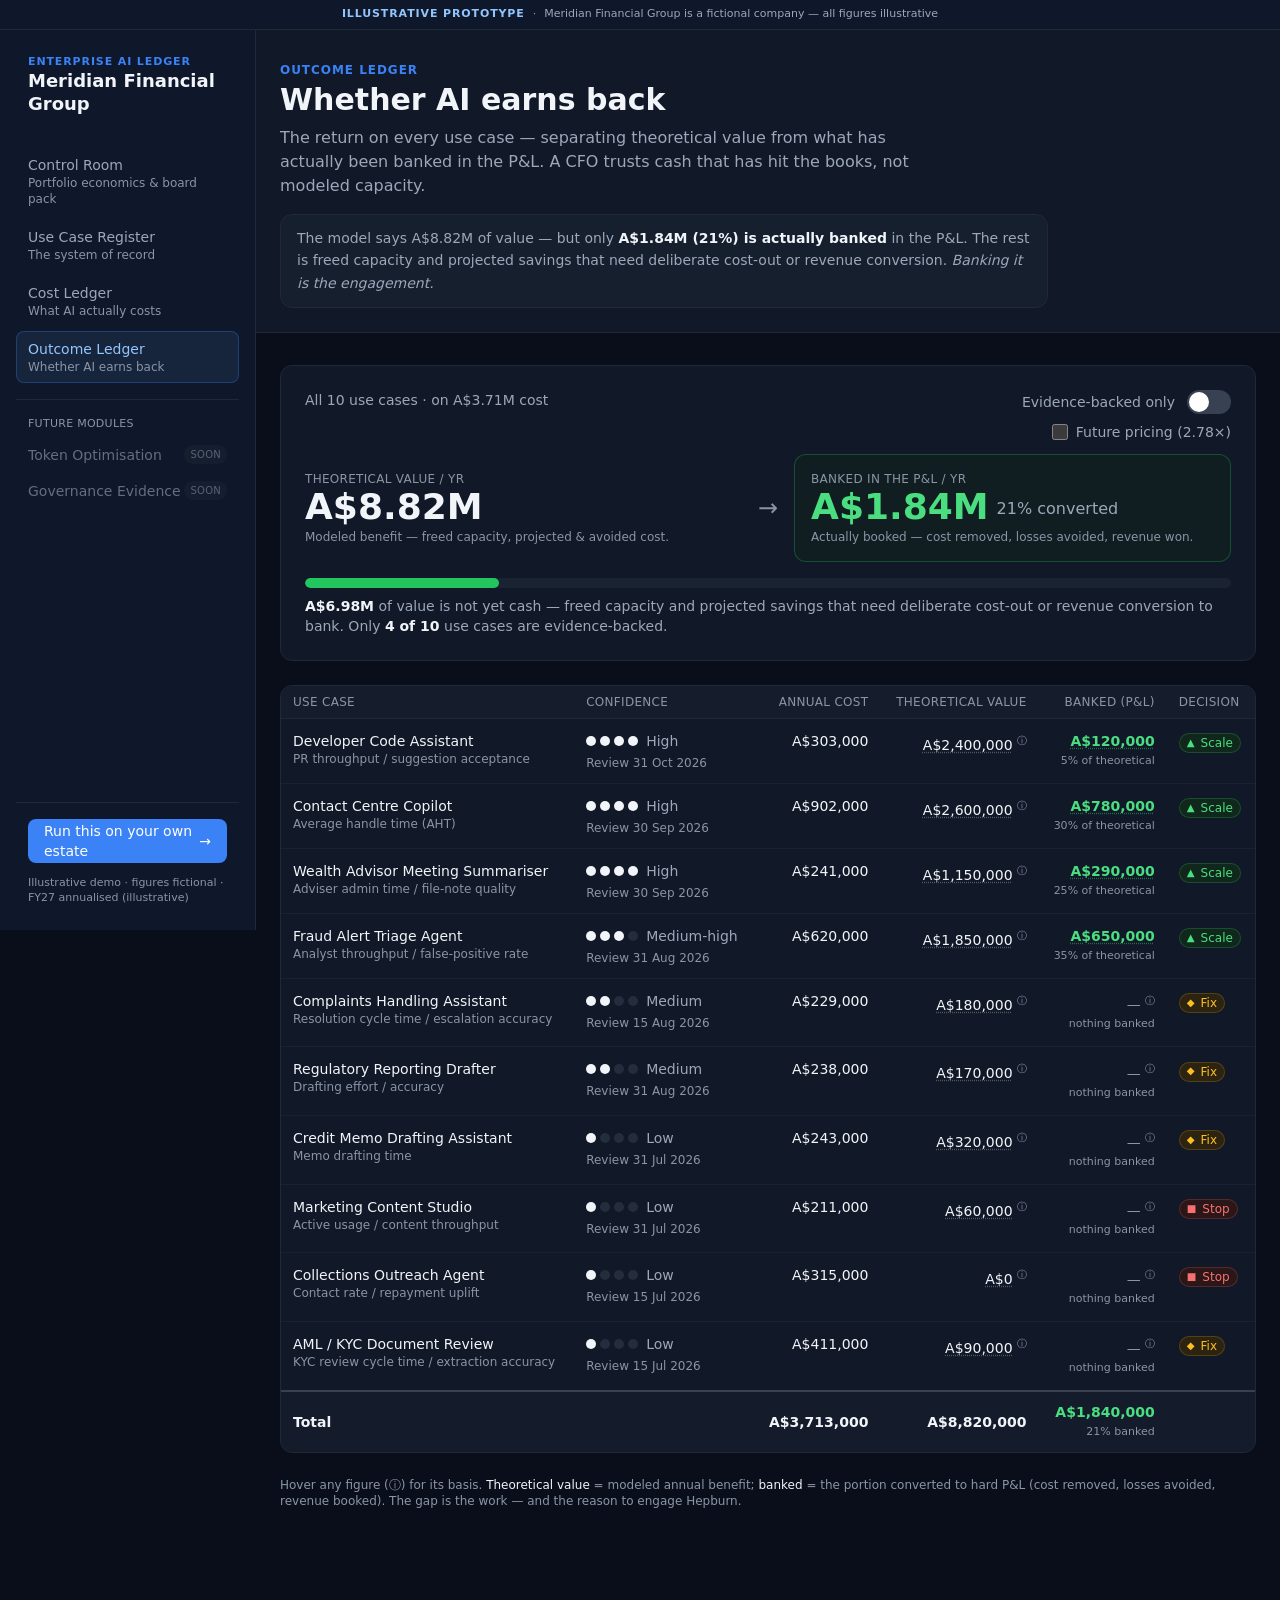
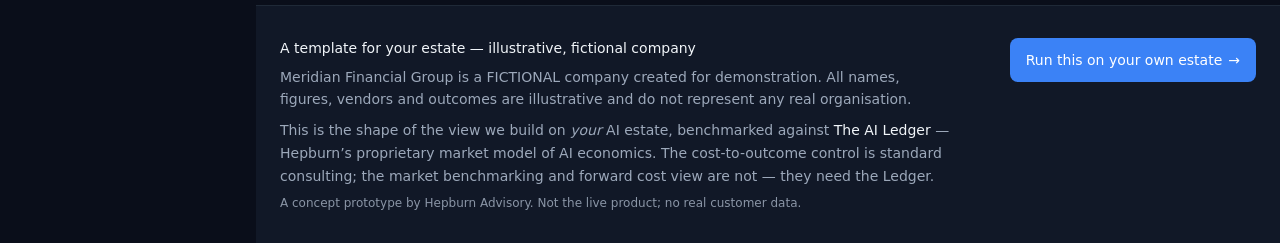
<file: outcome/index.html>
<!DOCTYPE html><html lang="en-AU" class="__variable_f367f3"><head><meta charSet="utf-8"/><meta name="viewport" content="width=device-width, initial-scale=1"/><link rel="preload" href="/_next/static/media/e4af272ccee01ff0-s.p.woff2" as="font" crossorigin="" type="font/woff2"/><link rel="stylesheet" href="/_next/static/css/af6b7292f697ced3.css" data-precedence="next"/><link rel="preload" as="script" fetchPriority="low" href="/_next/static/chunks/webpack-c21a482aad66ec4e.js"/><script src="/_next/static/chunks/fd9d1056-d365d4919d5d6712.js" async=""></script><script src="/_next/static/chunks/117-23e4eb5be2542c7d.js" async=""></script><script src="/_next/static/chunks/main-app-dd6440d88523975c.js" async=""></script><script src="/_next/static/chunks/972-4966492bc3ce2423.js" async=""></script><script src="/_next/static/chunks/282-93b3103654b06d84.js" async=""></script><script src="/_next/static/chunks/app/outcome/page-27b46394d5cf4be9.js" async=""></script><script src="/_next/static/chunks/app/layout-6d34e2d3f3e8c4b6.js" async=""></script><script src="/_next/static/chunks/440-efe44305f27fa15c.js" async=""></script><script src="/_next/static/chunks/app/page-c32a2e7a0f290ba4.js" async=""></script><title>Enterprise AI Ledger — Meridian Financial Group (illustrative demo)</title><meta name="description" content="An interactive prototype of the Enterprise AI Ledger: what AI costs, where it earns back, and what to scale, fix or stop — shown on a fictional financial-services company. By Hepburn Advisory."/><meta name="next-size-adjust"/><script src="/_next/static/chunks/polyfills-42372ed130431b0a.js" noModule=""></script></head><body class="min-h-screen antialiased"><div class="flex flex-wrap items-center justify-center gap-x-2 gap-y-0.5 border-b border-border bg-nav-bg px-4 py-1.5 text-center text-[11px] text-ink-muted print:hidden"><span class="eyebrow font-semibold text-accent-text">Illustrative prototype</span><span class="text-ink-faint">·</span><span>Meridian Financial Group<!-- --> is a fictional company — all figures illustrative</span></div><div class="min-h-screen lg:grid lg:grid-cols-[16rem_1fr]"><aside class="sticky top-0 hidden h-screen flex-col border-r border-border bg-nav-bg px-4 py-6 lg:flex"><div class="px-3"><a class="block" href="/"><span class="block text-[11px] font-semibold uppercase tracking-[0.08em] text-accent">Enterprise AI Ledger</span><span class="block text-lg font-semibold leading-tight text-ink">Meridian Financial Group</span></a></div><div class="mt-8 flex-1 overflow-y-auto"><nav class="space-y-1" aria-label="Primary"><a class="block rounded-control px-3 py-2 text-ink-muted hover:bg-surface-muted hover:text-ink" href="/"><span class="block text-sm font-medium">Control Room</span><span class="block text-xs text-ink-faint">Portfolio economics &amp; board pack</span></a><a class="block rounded-control px-3 py-2 text-ink-muted hover:bg-surface-muted hover:text-ink" href="/register/"><span class="block text-sm font-medium">Use Case Register</span><span class="block text-xs text-ink-faint">The system of record</span></a><a class="block rounded-control px-3 py-2 text-ink-muted hover:bg-surface-muted hover:text-ink" href="/cost/"><span class="block text-sm font-medium">Cost Ledger</span><span class="block text-xs text-ink-faint">What AI actually costs</span></a><a aria-current="page" class="block rounded-control px-3 py-2 bg-accent-soft text-accent-text ring-1 ring-inset ring-accent/30" href="/outcome/"><span class="block text-sm font-medium">Outcome Ledger</span><span class="block text-xs text-ink-faint">Whether AI earns back</span></a><div class="!mt-4 border-t border-border pt-4"><p class="px-3 pb-1 text-[11px] font-medium uppercase tracking-wide text-ink-faint">Future modules</p><div class="flex cursor-not-allowed items-center justify-between rounded-control px-3 py-2 opacity-60" title="Coming in platform — not part of this prototype" aria-disabled="true"><span class="text-sm text-ink-muted">Token Optimisation</span><span class="rounded-chip bg-surface-muted px-1.5 py-0.5 text-[10px] uppercase tracking-wide text-ink-faint">Soon</span></div><div class="flex cursor-not-allowed items-center justify-between rounded-control px-3 py-2 opacity-60" title="Coming in platform — not part of this prototype" aria-disabled="true"><span class="text-sm text-ink-muted">Governance Evidence</span><span class="rounded-chip bg-surface-muted px-1.5 py-0.5 text-[10px] uppercase tracking-wide text-ink-faint">Soon</span></div></div></nav></div><div class="mt-6 space-y-3 border-t border-border px-3 pt-4"><a href="https://hepburnadvisory.com.au" target="_blank" rel="noopener noreferrer" class="inline-flex min-h-[44px] items-center gap-1.5 rounded-control px-4 text-sm font-medium transition-colors bg-accent text-white hover:bg-accent-hover w-full justify-center">Run this on your own estate<span aria-hidden="true">→</span></a><p class="text-[11px] leading-snug text-ink-faint">Illustrative demo · figures fictional · <!-- -->FY27 annualised (illustrative)</p></div></aside><div class="flex min-h-screen flex-col"><header class="sticky top-0 z-20 flex items-center justify-between gap-3 border-b border-border bg-nav-bg/95 px-4 py-3 backdrop-blur lg:hidden"><div class="min-w-0"><a class="block" href="/"><span class="block text-[11px] font-semibold uppercase tracking-[0.08em] text-accent">Enterprise AI Ledger</span><span class="block text-lg font-semibold leading-tight text-ink">Meridian Financial Group</span></a></div><button type="button" aria-expanded="false" aria-controls="mobile-nav" class="inline-flex min-h-[44px] items-center rounded-control border border-border px-4 text-sm font-medium text-ink active:bg-surface-muted">Menu</button></header><main class="flex-1"><header class="border-b border-border bg-surface px-4 pb-6 pt-8 sm:px-6"><div class="mx-auto max-w-6xl"><div class="flex flex-col gap-4 sm:flex-row sm:items-end sm:justify-between"><div><p class="text-xs font-semibold uppercase tracking-[0.08em] text-accent">Outcome Ledger</p><h1 class="mt-1 text-2xl font-semibold text-ink sm:text-3xl">Whether AI earns back</h1><p class="mt-2 max-w-2xl text-ink-muted">The return on every use case — separating theoretical value from what has actually been banked in the P&amp;L. A CFO trusts cash that has hit the books, not modeled capacity.</p></div></div><p class="mt-4 max-w-3xl rounded-card border border-border bg-surface-muted/60 px-4 py-3 text-sm leading-relaxed text-ink-muted print:hidden">The model says <!-- -->A$8.82M<!-- --> of value — but only<!-- --> <strong class="font-semibold text-ink">A$1.84M<!-- --> (<!-- -->21<!-- -->%) is actually banked</strong> <!-- -->in the P&amp;L. The rest is freed capacity and projected savings that need deliberate cost-out or revenue conversion. <em>Banking it is the engagement.</em></p></div></header><div class="mx-auto max-w-6xl px-4 py-8 sm:px-6"><div class="space-y-6"><div class="rounded-card border border-border bg-surface p-5 sm:p-6"><div class="flex flex-col gap-4 sm:flex-row sm:items-start sm:justify-between"><p class="text-sm text-ink-muted">All 10 use cases<!-- --> · on <!-- -->A$3.71M<!-- --> cost</p><div class="flex shrink-0 flex-col items-end gap-2 print:hidden"><label class="inline-flex cursor-pointer select-none items-center gap-3"><span class="text-sm text-ink-muted">Evidence-backed only</span><button type="button" role="switch" aria-checked="false" class="relative inline-flex h-6 w-11 items-center rounded-full transition-colors bg-border-strong"><span class="inline-block h-5 w-5 transform rounded-full bg-white transition-transform translate-x-0.5"></span></button></label><label class="inline-flex cursor-pointer select-none items-center gap-2 text-sm text-ink-muted"><input type="checkbox" class="h-4 w-4 accent-accent"/>Future pricing (<!-- -->2.78<!-- -->×)</label></div></div><div class="mt-3 grid gap-4 sm:grid-cols-[1fr_auto_1fr] sm:items-center"><div><p class="text-xs font-medium uppercase tracking-wide text-ink-faint">Theoretical value / yr</p><p class="tabular text-3xl font-semibold text-ink sm:text-4xl">A$8.82M</p><p class="mt-0.5 text-xs text-ink-faint">Modeled benefit — freed capacity, projected &amp; avoided cost.</p></div><div class="hidden text-2xl text-ink-faint sm:block" aria-hidden="true">→</div><div class="rounded-card border border-status-green-solid/30 bg-status-green-soft/40 p-4"><p class="text-xs font-medium uppercase tracking-wide text-ink-faint">Banked in the P&amp;L / yr</p><p class="tabular text-3xl font-semibold text-status-green-fg sm:text-4xl">A$1.84M<span class="ml-2 align-middle text-base font-normal text-ink-muted">21<!-- -->% converted</span></p><p class="mt-0.5 text-xs text-ink-faint">Actually booked — cost removed, losses avoided, revenue won.</p></div></div><div class="mt-4"><div class="h-2.5 w-full overflow-hidden rounded-full bg-surface-muted" role="img" aria-label="21% of theoretical value banked"><div class="h-full rounded-full bg-status-green-solid" style="width:21%"></div></div><p class="mt-2 text-sm text-ink-muted"><strong class="font-semibold text-ink">A$6.98M</strong> of value is not yet cash — freed capacity and projected savings that need deliberate cost-out or revenue conversion to bank.<!-- --> Only <strong class="font-semibold text-ink">4<!-- --> of <!-- -->10</strong> use cases are evidence-backed.</p></div></div><ul class="space-y-3 lg:hidden"><li class=""><div class="rounded-card border border-border bg-surface p-4"><div class="flex items-start justify-between gap-3"><a class="min-w-0 font-medium text-ink active:text-accent" href="/register/UC-05/">Developer Code Assistant<span class="block text-xs font-normal text-ink-faint">UC-05<!-- --> · <!-- -->PR throughput / suggestion acceptance</span></a><span class="tabular shrink-0 text-right font-semibold"><span class="text-ink">A$303,000</span></span></div><div class="mt-3 flex items-center justify-between gap-2"><span class="inline-flex items-center gap-2" title="Outcome confidence: High" aria-label="Outcome confidence: High"><span aria-hidden="true" class="inline-flex items-center gap-1"><span class="h-2.5 w-2.5 rounded-full bg-ink"></span><span class="h-2.5 w-2.5 rounded-full bg-ink"></span><span class="h-2.5 w-2.5 rounded-full bg-ink"></span><span class="h-2.5 w-2.5 rounded-full bg-ink"></span></span><span class="text-sm text-ink-muted">High</span></span><div class="flex items-center gap-2"><span class="inline-flex items-center gap-1.5 whitespace-nowrap rounded-chip font-medium ring-1 ring-inset bg-status-green-soft text-status-green-fg ring-status-green-fg/20 px-2 py-0.5 text-xs" title="Decision: Scale" aria-label="Decision: Scale"><span aria-hidden="true" class="text-[0.85em] leading-none">▲</span>Scale</span></div></div></div></li><li class=""><div class="rounded-card border border-border bg-surface p-4"><div class="flex items-start justify-between gap-3"><a class="min-w-0 font-medium text-ink active:text-accent" href="/register/UC-01/">Contact Centre Copilot<span class="block text-xs font-normal text-ink-faint">UC-01<!-- --> · <!-- -->Average handle time (AHT)</span></a><span class="tabular shrink-0 text-right font-semibold"><span class="text-ink">A$902,000</span></span></div><div class="mt-3 flex items-center justify-between gap-2"><span class="inline-flex items-center gap-2" title="Outcome confidence: High" aria-label="Outcome confidence: High"><span aria-hidden="true" class="inline-flex items-center gap-1"><span class="h-2.5 w-2.5 rounded-full bg-ink"></span><span class="h-2.5 w-2.5 rounded-full bg-ink"></span><span class="h-2.5 w-2.5 rounded-full bg-ink"></span><span class="h-2.5 w-2.5 rounded-full bg-ink"></span></span><span class="text-sm text-ink-muted">High</span></span><div class="flex items-center gap-2"><span class="inline-flex items-center gap-1.5 whitespace-nowrap rounded-chip font-medium ring-1 ring-inset bg-status-green-soft text-status-green-fg ring-status-green-fg/20 px-2 py-0.5 text-xs" title="Decision: Scale" aria-label="Decision: Scale"><span aria-hidden="true" class="text-[0.85em] leading-none">▲</span>Scale</span></div></div></div></li><li class=""><div class="rounded-card border border-border bg-surface p-4"><div class="flex items-start justify-between gap-3"><a class="min-w-0 font-medium text-ink active:text-accent" href="/register/UC-07/">Wealth Advisor Meeting Summariser<span class="block text-xs font-normal text-ink-faint">UC-07<!-- --> · <!-- -->Adviser admin time / file-note quality</span></a><span class="tabular shrink-0 text-right font-semibold"><span class="text-ink">A$241,000</span></span></div><div class="mt-3 flex items-center justify-between gap-2"><span class="inline-flex items-center gap-2" title="Outcome confidence: High" aria-label="Outcome confidence: High"><span aria-hidden="true" class="inline-flex items-center gap-1"><span class="h-2.5 w-2.5 rounded-full bg-ink"></span><span class="h-2.5 w-2.5 rounded-full bg-ink"></span><span class="h-2.5 w-2.5 rounded-full bg-ink"></span><span class="h-2.5 w-2.5 rounded-full bg-ink"></span></span><span class="text-sm text-ink-muted">High</span></span><div class="flex items-center gap-2"><span class="inline-flex items-center gap-1.5 whitespace-nowrap rounded-chip font-medium ring-1 ring-inset bg-status-green-soft text-status-green-fg ring-status-green-fg/20 px-2 py-0.5 text-xs" title="Decision: Scale" aria-label="Decision: Scale"><span aria-hidden="true" class="text-[0.85em] leading-none">▲</span>Scale</span></div></div></div></li><li class=""><div class="rounded-card border border-border bg-surface p-4"><div class="flex items-start justify-between gap-3"><a class="min-w-0 font-medium text-ink active:text-accent" href="/register/UC-02/">Fraud Alert Triage Agent<span class="block text-xs font-normal text-ink-faint">UC-02<!-- --> · <!-- -->Analyst throughput / false-positive rate</span></a><span class="tabular shrink-0 text-right font-semibold"><span class="text-ink">A$620,000</span></span></div><div class="mt-3 flex items-center justify-between gap-2"><span class="inline-flex items-center gap-2" title="Outcome confidence: Medium-high" aria-label="Outcome confidence: Medium-high"><span aria-hidden="true" class="inline-flex items-center gap-1"><span class="h-2.5 w-2.5 rounded-full bg-ink"></span><span class="h-2.5 w-2.5 rounded-full bg-ink"></span><span class="h-2.5 w-2.5 rounded-full bg-ink"></span><span class="h-2.5 w-2.5 rounded-full bg-border-strong/50"></span></span><span class="text-sm text-ink-muted">Medium-high</span></span><div class="flex items-center gap-2"><span class="inline-flex items-center gap-1.5 whitespace-nowrap rounded-chip font-medium ring-1 ring-inset bg-status-green-soft text-status-green-fg ring-status-green-fg/20 px-2 py-0.5 text-xs" title="Decision: Scale" aria-label="Decision: Scale"><span aria-hidden="true" class="text-[0.85em] leading-none">▲</span>Scale</span></div></div></div></li><li class=""><div class="rounded-card border border-border bg-surface p-4"><div class="flex items-start justify-between gap-3"><a class="min-w-0 font-medium text-ink active:text-accent" href="/register/UC-08/">Complaints Handling Assistant<span class="block text-xs font-normal text-ink-faint">UC-08<!-- --> · <!-- -->Resolution cycle time / escalation accuracy</span></a><span class="tabular shrink-0 text-right font-semibold"><span class="text-ink">A$229,000</span></span></div><div class="mt-3 flex items-center justify-between gap-2"><span class="inline-flex items-center gap-2" title="Outcome confidence: Medium" aria-label="Outcome confidence: Medium"><span aria-hidden="true" class="inline-flex items-center gap-1"><span class="h-2.5 w-2.5 rounded-full bg-ink"></span><span class="h-2.5 w-2.5 rounded-full bg-ink"></span><span class="h-2.5 w-2.5 rounded-full bg-border-strong/50"></span><span class="h-2.5 w-2.5 rounded-full bg-border-strong/50"></span></span><span class="text-sm text-ink-muted">Medium</span></span><div class="flex items-center gap-2"><span class="inline-flex items-center gap-1.5 whitespace-nowrap rounded-chip font-medium ring-1 ring-inset bg-status-amber-soft text-status-amber-fg ring-status-amber-fg/20 px-2 py-0.5 text-xs" title="Decision: Fix" aria-label="Decision: Fix"><span aria-hidden="true" class="text-[0.85em] leading-none">◆</span>Fix</span></div></div></div></li><li class=""><div class="rounded-card border border-border bg-surface p-4"><div class="flex items-start justify-between gap-3"><a class="min-w-0 font-medium text-ink active:text-accent" href="/register/UC-10/">Regulatory Reporting Drafter<span class="block text-xs font-normal text-ink-faint">UC-10<!-- --> · <!-- -->Drafting effort / accuracy</span></a><span class="tabular shrink-0 text-right font-semibold"><span class="text-ink">A$238,000</span></span></div><div class="mt-3 flex items-center justify-between gap-2"><span class="inline-flex items-center gap-2" title="Outcome confidence: Medium" aria-label="Outcome confidence: Medium"><span aria-hidden="true" class="inline-flex items-center gap-1"><span class="h-2.5 w-2.5 rounded-full bg-ink"></span><span class="h-2.5 w-2.5 rounded-full bg-ink"></span><span class="h-2.5 w-2.5 rounded-full bg-border-strong/50"></span><span class="h-2.5 w-2.5 rounded-full bg-border-strong/50"></span></span><span class="text-sm text-ink-muted">Medium</span></span><div class="flex items-center gap-2"><span class="inline-flex items-center gap-1.5 whitespace-nowrap rounded-chip font-medium ring-1 ring-inset bg-status-amber-soft text-status-amber-fg ring-status-amber-fg/20 px-2 py-0.5 text-xs" title="Decision: Fix" aria-label="Decision: Fix"><span aria-hidden="true" class="text-[0.85em] leading-none">◆</span>Fix</span></div></div></div></li><li class=""><div class="rounded-card border border-border bg-surface p-4"><div class="flex items-start justify-between gap-3"><a class="min-w-0 font-medium text-ink active:text-accent" href="/register/UC-03/">Credit Memo Drafting Assistant<span class="block text-xs font-normal text-ink-faint">UC-03<!-- --> · <!-- -->Memo drafting time</span></a><span class="tabular shrink-0 text-right font-semibold"><span class="text-ink">A$243,000</span></span></div><div class="mt-3 flex items-center justify-between gap-2"><span class="inline-flex items-center gap-2" title="Outcome confidence: Low" aria-label="Outcome confidence: Low"><span aria-hidden="true" class="inline-flex items-center gap-1"><span class="h-2.5 w-2.5 rounded-full bg-ink"></span><span class="h-2.5 w-2.5 rounded-full bg-border-strong/50"></span><span class="h-2.5 w-2.5 rounded-full bg-border-strong/50"></span><span class="h-2.5 w-2.5 rounded-full bg-border-strong/50"></span></span><span class="text-sm text-ink-muted">Low</span></span><div class="flex items-center gap-2"><span class="inline-flex items-center gap-1.5 whitespace-nowrap rounded-chip font-medium ring-1 ring-inset bg-status-amber-soft text-status-amber-fg ring-status-amber-fg/20 px-2 py-0.5 text-xs" title="Decision: Fix" aria-label="Decision: Fix"><span aria-hidden="true" class="text-[0.85em] leading-none">◆</span>Fix</span></div></div></div></li><li class=""><div class="rounded-card border border-border bg-surface p-4"><div class="flex items-start justify-between gap-3"><a class="min-w-0 font-medium text-ink active:text-accent" href="/register/UC-06/">Marketing Content Studio<span class="block text-xs font-normal text-ink-faint">UC-06<!-- --> · <!-- -->Active usage / content throughput</span></a><span class="tabular shrink-0 text-right font-semibold"><span class="text-ink">A$211,000</span></span></div><div class="mt-3 flex items-center justify-between gap-2"><span class="inline-flex items-center gap-2" title="Outcome confidence: Low" aria-label="Outcome confidence: Low"><span aria-hidden="true" class="inline-flex items-center gap-1"><span class="h-2.5 w-2.5 rounded-full bg-ink"></span><span class="h-2.5 w-2.5 rounded-full bg-border-strong/50"></span><span class="h-2.5 w-2.5 rounded-full bg-border-strong/50"></span><span class="h-2.5 w-2.5 rounded-full bg-border-strong/50"></span></span><span class="text-sm text-ink-muted">Low</span></span><div class="flex items-center gap-2"><span class="inline-flex items-center gap-1.5 whitespace-nowrap rounded-chip font-medium ring-1 ring-inset bg-status-red-soft text-status-red-fg ring-status-red-fg/20 px-2 py-0.5 text-xs" title="Decision: Stop" aria-label="Decision: Stop"><span aria-hidden="true" class="text-[0.85em] leading-none">■</span>Stop</span></div></div></div></li><li class=""><div class="rounded-card border border-border bg-surface p-4"><div class="flex items-start justify-between gap-3"><a class="min-w-0 font-medium text-ink active:text-accent" href="/register/UC-09/">Collections Outreach Agent<span class="block text-xs font-normal text-ink-faint">UC-09<!-- --> · <!-- -->Contact rate / repayment uplift</span></a><span class="tabular shrink-0 text-right font-semibold"><span class="text-ink">A$315,000</span></span></div><div class="mt-3 flex items-center justify-between gap-2"><span class="inline-flex items-center gap-2" title="Outcome confidence: Low" aria-label="Outcome confidence: Low"><span aria-hidden="true" class="inline-flex items-center gap-1"><span class="h-2.5 w-2.5 rounded-full bg-ink"></span><span class="h-2.5 w-2.5 rounded-full bg-border-strong/50"></span><span class="h-2.5 w-2.5 rounded-full bg-border-strong/50"></span><span class="h-2.5 w-2.5 rounded-full bg-border-strong/50"></span></span><span class="text-sm text-ink-muted">Low</span></span><div class="flex items-center gap-2"><span class="inline-flex items-center gap-1.5 whitespace-nowrap rounded-chip font-medium ring-1 ring-inset bg-status-red-soft text-status-red-fg ring-status-red-fg/20 px-2 py-0.5 text-xs" title="Decision: Stop" aria-label="Decision: Stop"><span aria-hidden="true" class="text-[0.85em] leading-none">■</span>Stop</span></div></div></div></li><li class=""><div class="rounded-card border border-border bg-surface p-4"><div class="flex items-start justify-between gap-3"><a class="min-w-0 font-medium text-ink active:text-accent" href="/register/UC-04/">AML / KYC Document Review<span class="block text-xs font-normal text-ink-faint">UC-04<!-- --> · <!-- -->KYC review cycle time / extraction accuracy</span></a><span class="tabular shrink-0 text-right font-semibold"><span class="text-ink">A$411,000</span></span></div><div class="mt-3 flex items-center justify-between gap-2"><span class="inline-flex items-center gap-2" title="Outcome confidence: Low" aria-label="Outcome confidence: Low"><span aria-hidden="true" class="inline-flex items-center gap-1"><span class="h-2.5 w-2.5 rounded-full bg-ink"></span><span class="h-2.5 w-2.5 rounded-full bg-border-strong/50"></span><span class="h-2.5 w-2.5 rounded-full bg-border-strong/50"></span><span class="h-2.5 w-2.5 rounded-full bg-border-strong/50"></span></span><span class="text-sm text-ink-muted">Low</span></span><div class="flex items-center gap-2"><span class="inline-flex items-center gap-1.5 whitespace-nowrap rounded-chip font-medium ring-1 ring-inset bg-status-amber-soft text-status-amber-fg ring-status-amber-fg/20 px-2 py-0.5 text-xs" title="Decision: Fix" aria-label="Decision: Fix"><span aria-hidden="true" class="text-[0.85em] leading-none">◆</span>Fix</span></div></div></div></li></ul><div class="hidden overflow-x-auto rounded-card border border-border bg-surface lg:block"><table class="w-full min-w-[900px] border-collapse text-sm"><thead><tr class="border-b border-border bg-surface-muted/50 text-xs uppercase tracking-wide text-ink-faint"><th class="px-3 py-2 text-left font-medium">Use case</th><th class="px-3 py-2 text-left font-medium">Confidence</th><th class="px-3 py-2 text-right font-medium">Annual cost</th><th class="px-3 py-2 text-right font-medium">Theoretical value</th><th class="px-3 py-2 text-right font-medium">Banked (P&amp;L)</th><th class="px-3 py-2 text-left font-medium">Decision</th></tr></thead><tbody><tr class="border-b border-border/60 align-top transition-opacity hover:bg-surface-muted/40"><td class="px-3 py-3"><a class="font-medium text-ink hover:text-accent hover:underline" href="/register/UC-05/">Developer Code Assistant</a><span class="block text-xs text-ink-faint">PR throughput / suggestion acceptance</span></td><td class="px-3 py-3"><span class="inline-flex items-center gap-2" title="Outcome confidence: High" aria-label="Outcome confidence: High"><span aria-hidden="true" class="inline-flex items-center gap-1"><span class="h-2.5 w-2.5 rounded-full bg-ink"></span><span class="h-2.5 w-2.5 rounded-full bg-ink"></span><span class="h-2.5 w-2.5 rounded-full bg-ink"></span><span class="h-2.5 w-2.5 rounded-full bg-ink"></span></span><span class="text-sm text-ink-muted">High</span></span><span class="mt-1 block text-xs text-ink-faint">Review <!-- -->31 Oct 2026</span></td><td class="tabular px-3 py-3 text-right font-medium"><span class="text-ink">A$303,000</span></td><td class="px-3 py-3 text-right" title="+22% PR throughput across 600 engineers at loaded engineering cost; 31% suggestion acceptance. Benefit = realised delivery capacity reinvested, measured pre/post."><span class="tabular font-medium text-ink underline decoration-dotted decoration-ink-faint/50 underline-offset-2">A$2,400,000</span><span class="ml-1 align-super text-[10px] text-ink-faint" aria-hidden="true">ⓘ</span></td><td class="px-3 py-3 text-right" title="A$120K of contractor spend reduced. The 22% throughput gain is reinvested into delivery, not taken as cash — the classic developer-productivity gap between value and P&amp;L."><span class="tabular font-semibold text-status-green-fg underline decoration-dotted decoration-status-green-fg/40 underline-offset-2">A$120,000</span><span class="block text-[11px] text-ink-faint">5<!-- -->% of theoretical</span></td><td class="px-3 py-3"><span class="inline-flex items-center gap-1.5 whitespace-nowrap rounded-chip font-medium ring-1 ring-inset bg-status-green-soft text-status-green-fg ring-status-green-fg/20 px-2 py-0.5 text-xs" title="Decision: Scale" aria-label="Decision: Scale"><span aria-hidden="true" class="text-[0.85em] leading-none">▲</span>Scale</span></td></tr><tr class="border-b border-border/60 align-top transition-opacity hover:bg-surface-muted/40"><td class="px-3 py-3"><a class="font-medium text-ink hover:text-accent hover:underline" href="/register/UC-01/">Contact Centre Copilot</a><span class="block text-xs text-ink-faint">Average handle time (AHT)</span></td><td class="px-3 py-3"><span class="inline-flex items-center gap-2" title="Outcome confidence: High" aria-label="Outcome confidence: High"><span aria-hidden="true" class="inline-flex items-center gap-1"><span class="h-2.5 w-2.5 rounded-full bg-ink"></span><span class="h-2.5 w-2.5 rounded-full bg-ink"></span><span class="h-2.5 w-2.5 rounded-full bg-ink"></span><span class="h-2.5 w-2.5 rounded-full bg-ink"></span></span><span class="text-sm text-ink-muted">High</span></span><span class="mt-1 block text-xs text-ink-faint">Review <!-- -->30 Sep 2026</span></td><td class="tabular px-3 py-3 text-right font-medium"><span class="text-ink">A$902,000</span></td><td class="px-3 py-3 text-right" title="12% measured AHT reduction across 800 agents -&gt; freed capacity and avoided seasonal hires; cost per resolved case A$4.10 -&gt; A$3.20. Independently validated across 3 contact centres."><span class="tabular font-medium text-ink underline decoration-dotted decoration-ink-faint/50 underline-offset-2">A$2,600,000</span><span class="ml-1 align-super text-[10px] text-ink-faint" aria-hidden="true">ⓘ</span></td><td class="px-3 py-3 text-right" title="A$780K booked — seasonal and backfill hiring avoided across 3 centres. The rest is freed handle-time capacity not yet converted to cost-out."><span class="tabular font-semibold text-status-green-fg underline decoration-dotted decoration-status-green-fg/40 underline-offset-2">A$780,000</span><span class="block text-[11px] text-ink-faint">30<!-- -->% of theoretical</span></td><td class="px-3 py-3"><span class="inline-flex items-center gap-1.5 whitespace-nowrap rounded-chip font-medium ring-1 ring-inset bg-status-green-soft text-status-green-fg ring-status-green-fg/20 px-2 py-0.5 text-xs" title="Decision: Scale" aria-label="Decision: Scale"><span aria-hidden="true" class="text-[0.85em] leading-none">▲</span>Scale</span></td></tr><tr class="border-b border-border/60 align-top transition-opacity hover:bg-surface-muted/40"><td class="px-3 py-3"><a class="font-medium text-ink hover:text-accent hover:underline" href="/register/UC-07/">Wealth Advisor Meeting Summariser</a><span class="block text-xs text-ink-faint">Adviser admin time / file-note quality</span></td><td class="px-3 py-3"><span class="inline-flex items-center gap-2" title="Outcome confidence: High" aria-label="Outcome confidence: High"><span aria-hidden="true" class="inline-flex items-center gap-1"><span class="h-2.5 w-2.5 rounded-full bg-ink"></span><span class="h-2.5 w-2.5 rounded-full bg-ink"></span><span class="h-2.5 w-2.5 rounded-full bg-ink"></span><span class="h-2.5 w-2.5 rounded-full bg-ink"></span></span><span class="text-sm text-ink-muted">High</span></span><span class="mt-1 block text-xs text-ink-faint">Review <!-- -->30 Sep 2026</span></td><td class="tabular px-3 py-3 text-right font-medium"><span class="text-ink">A$241,000</span></td><td class="px-3 py-3 text-right" title="-25% adviser admin time across 250 advisers redeployed to client-facing advice; file-note completeness up. Benefit = additional advice capacity at adviser margin, measured."><span class="tabular font-medium text-ink underline decoration-dotted decoration-ink-faint/50 underline-offset-2">A$1,150,000</span><span class="ml-1 align-super text-[10px] text-ink-faint" aria-hidden="true">ⓘ</span></td><td class="px-3 py-3 text-right" title="A$290K of incremental advice revenue booked from redeployed adviser time. Remaining freed capacity is not yet converted to revenue or cost-out."><span class="tabular font-semibold text-status-green-fg underline decoration-dotted decoration-status-green-fg/40 underline-offset-2">A$290,000</span><span class="block text-[11px] text-ink-faint">25<!-- -->% of theoretical</span></td><td class="px-3 py-3"><span class="inline-flex items-center gap-1.5 whitespace-nowrap rounded-chip font-medium ring-1 ring-inset bg-status-green-soft text-status-green-fg ring-status-green-fg/20 px-2 py-0.5 text-xs" title="Decision: Scale" aria-label="Decision: Scale"><span aria-hidden="true" class="text-[0.85em] leading-none">▲</span>Scale</span></td></tr><tr class="border-b border-border/60 align-top transition-opacity hover:bg-surface-muted/40"><td class="px-3 py-3"><a class="font-medium text-ink hover:text-accent hover:underline" href="/register/UC-02/">Fraud Alert Triage Agent</a><span class="block text-xs text-ink-faint">Analyst throughput / false-positive rate</span></td><td class="px-3 py-3"><span class="inline-flex items-center gap-2" title="Outcome confidence: Medium-high" aria-label="Outcome confidence: Medium-high"><span aria-hidden="true" class="inline-flex items-center gap-1"><span class="h-2.5 w-2.5 rounded-full bg-ink"></span><span class="h-2.5 w-2.5 rounded-full bg-ink"></span><span class="h-2.5 w-2.5 rounded-full bg-ink"></span><span class="h-2.5 w-2.5 rounded-full bg-border-strong/50"></span></span><span class="text-sm text-ink-muted">Medium-high</span></span><span class="mt-1 block text-xs text-ink-faint">Review <!-- -->31 Aug 2026</span></td><td class="tabular px-3 py-3 text-right font-medium"><span class="text-ink">A$620,000</span></td><td class="px-3 py-3 text-right" title="+28% analyst throughput (45 analysts) plus faster triage cutting fraud losses; false positives -18%. Benefit = analyst capacity released + avoided fraud loss, measured on the card-fraud pilot queue."><span class="tabular font-medium text-ink underline decoration-dotted decoration-ink-faint/50 underline-offset-2">A$1,850,000</span><span class="ml-1 align-super text-[10px] text-ink-faint" aria-hidden="true">ⓘ</span></td><td class="px-3 py-3 text-right" title="A$650K of prevented fraud losses booked to the P&amp;L. The analyst-throughput gain is real capacity but has not been taken as cost."><span class="tabular font-semibold text-status-green-fg underline decoration-dotted decoration-status-green-fg/40 underline-offset-2">A$650,000</span><span class="block text-[11px] text-ink-faint">35<!-- -->% of theoretical</span></td><td class="px-3 py-3"><span class="inline-flex items-center gap-1.5 whitespace-nowrap rounded-chip font-medium ring-1 ring-inset bg-status-green-soft text-status-green-fg ring-status-green-fg/20 px-2 py-0.5 text-xs" title="Decision: Scale" aria-label="Decision: Scale"><span aria-hidden="true" class="text-[0.85em] leading-none">▲</span>Scale</span></td></tr><tr class="border-b border-border/60 align-top transition-opacity hover:bg-surface-muted/40"><td class="px-3 py-3"><a class="font-medium text-ink hover:text-accent hover:underline" href="/register/UC-08/">Complaints Handling Assistant</a><span class="block text-xs text-ink-faint">Resolution cycle time / escalation accuracy</span></td><td class="px-3 py-3"><span class="inline-flex items-center gap-2" title="Outcome confidence: Medium" aria-label="Outcome confidence: Medium"><span aria-hidden="true" class="inline-flex items-center gap-1"><span class="h-2.5 w-2.5 rounded-full bg-ink"></span><span class="h-2.5 w-2.5 rounded-full bg-ink"></span><span class="h-2.5 w-2.5 rounded-full bg-border-strong/50"></span><span class="h-2.5 w-2.5 rounded-full bg-border-strong/50"></span></span><span class="text-sm text-ink-muted">Medium</span></span><span class="mt-1 block text-xs text-ink-faint">Review <!-- -->15 Aug 2026</span></td><td class="tabular px-3 py-3 text-right font-medium"><span class="text-ink">A$229,000</span></td><td class="px-3 py-3 text-right" title="Resolution cycle time improving, but escalation mis-classification observed; benefit partly realised and partly at risk until the classifier is fixed. ASIC-regulated, so reliance needs the error rate down first."><span class="tabular font-medium text-ink underline decoration-dotted decoration-ink-faint/50 underline-offset-2">A$180,000</span><span class="ml-1 align-super text-[10px] text-ink-faint" aria-hidden="true">ⓘ</span></td><td class="px-3 py-3 text-right" title="Nothing banked — gated on fixing the escalation classifier before any reliance or saving can be claimed."><span class="text-ink-faint" title="Nothing banked — gated on fixing the escalation classifier before any reliance or saving can be claimed.">—<span class="ml-1 align-super text-[10px]" aria-hidden="true">ⓘ</span><span class="block text-[11px]">nothing banked</span></span></td><td class="px-3 py-3"><span class="inline-flex items-center gap-1.5 whitespace-nowrap rounded-chip font-medium ring-1 ring-inset bg-status-amber-soft text-status-amber-fg ring-status-amber-fg/20 px-2 py-0.5 text-xs" title="Decision: Fix" aria-label="Decision: Fix"><span aria-hidden="true" class="text-[0.85em] leading-none">◆</span>Fix</span></td></tr><tr class="border-b border-border/60 align-top transition-opacity hover:bg-surface-muted/40"><td class="px-3 py-3"><a class="font-medium text-ink hover:text-accent hover:underline" href="/register/UC-10/">Regulatory Reporting Drafter</a><span class="block text-xs text-ink-faint">Drafting effort / accuracy</span></td><td class="px-3 py-3"><span class="inline-flex items-center gap-2" title="Outcome confidence: Medium" aria-label="Outcome confidence: Medium"><span aria-hidden="true" class="inline-flex items-center gap-1"><span class="h-2.5 w-2.5 rounded-full bg-ink"></span><span class="h-2.5 w-2.5 rounded-full bg-ink"></span><span class="h-2.5 w-2.5 rounded-full bg-border-strong/50"></span><span class="h-2.5 w-2.5 rounded-full bg-border-strong/50"></span></span><span class="text-sm text-ink-muted">Medium</span></span><span class="mt-1 block text-xs text-ink-faint">Review <!-- -->31 Aug 2026</span></td><td class="tabular px-3 py-3 text-right font-medium"><span class="text-ink">A$238,000</span></td><td class="px-3 py-3 text-right" title="Drafting effort down, but every output needs full human verification, so net effort saving is modest. Regulator-facing; benefit is not creditable until provenance controls are in place."><span class="tabular font-medium text-ink underline decoration-dotted decoration-ink-faint/50 underline-offset-2">A$170,000</span><span class="ml-1 align-super text-[10px] text-ink-faint" aria-hidden="true">ⓘ</span></td><td class="px-3 py-3 text-right" title="Nothing banked — regulator-facing output is verification-gated and the net effort saving is modest."><span class="text-ink-faint" title="Nothing banked — regulator-facing output is verification-gated and the net effort saving is modest.">—<span class="ml-1 align-super text-[10px]" aria-hidden="true">ⓘ</span><span class="block text-[11px]">nothing banked</span></span></td><td class="px-3 py-3"><span class="inline-flex items-center gap-1.5 whitespace-nowrap rounded-chip font-medium ring-1 ring-inset bg-status-amber-soft text-status-amber-fg ring-status-amber-fg/20 px-2 py-0.5 text-xs" title="Decision: Fix" aria-label="Decision: Fix"><span aria-hidden="true" class="text-[0.85em] leading-none">◆</span>Fix</span></td></tr><tr class="border-b border-border/60 align-top transition-opacity hover:bg-surface-muted/40"><td class="px-3 py-3"><a class="font-medium text-ink hover:text-accent hover:underline" href="/register/UC-03/">Credit Memo Drafting Assistant</a><span class="block text-xs text-ink-faint">Memo drafting time</span></td><td class="px-3 py-3"><span class="inline-flex items-center gap-2" title="Outcome confidence: Low" aria-label="Outcome confidence: Low"><span aria-hidden="true" class="inline-flex items-center gap-1"><span class="h-2.5 w-2.5 rounded-full bg-ink"></span><span class="h-2.5 w-2.5 rounded-full bg-border-strong/50"></span><span class="h-2.5 w-2.5 rounded-full bg-border-strong/50"></span><span class="h-2.5 w-2.5 rounded-full bg-border-strong/50"></span></span><span class="text-sm text-ink-muted">Low</span></span><span class="mt-1 block text-xs text-ink-faint">Review <!-- -->31 Jul 2026</span></td><td class="tabular px-3 py-3 text-right font-medium"><span class="text-ink">A$243,000</span></td><td class="px-3 py-3 text-right" title="Self-reported ~35% drafting-time saving across 120 analysts, NOT validated against a controlled baseline; output quality variable. Projected only - not yet bankable."><span class="tabular font-medium text-ink underline decoration-dotted decoration-ink-faint/50 underline-offset-2">A$320,000</span><span class="ml-1 align-super text-[10px] text-ink-faint" aria-hidden="true">ⓘ</span></td><td class="px-3 py-3 text-right" title="Nothing banked — no controlled baseline; the saving is self-reported drafting time, not a booked number."><span class="text-ink-faint" title="Nothing banked — no controlled baseline; the saving is self-reported drafting time, not a booked number.">—<span class="ml-1 align-super text-[10px]" aria-hidden="true">ⓘ</span><span class="block text-[11px]">nothing banked</span></span></td><td class="px-3 py-3"><span class="inline-flex items-center gap-1.5 whitespace-nowrap rounded-chip font-medium ring-1 ring-inset bg-status-amber-soft text-status-amber-fg ring-status-amber-fg/20 px-2 py-0.5 text-xs" title="Decision: Fix" aria-label="Decision: Fix"><span aria-hidden="true" class="text-[0.85em] leading-none">◆</span>Fix</span></td></tr><tr class="border-b border-border/60 align-top transition-opacity hover:bg-surface-muted/40"><td class="px-3 py-3"><a class="font-medium text-ink hover:text-accent hover:underline" href="/register/UC-06/">Marketing Content Studio</a><span class="block text-xs text-ink-faint">Active usage / content throughput</span></td><td class="px-3 py-3"><span class="inline-flex items-center gap-2" title="Outcome confidence: Low" aria-label="Outcome confidence: Low"><span aria-hidden="true" class="inline-flex items-center gap-1"><span class="h-2.5 w-2.5 rounded-full bg-ink"></span><span class="h-2.5 w-2.5 rounded-full bg-border-strong/50"></span><span class="h-2.5 w-2.5 rounded-full bg-border-strong/50"></span><span class="h-2.5 w-2.5 rounded-full bg-border-strong/50"></span></span><span class="text-sm text-ink-muted">Low</span></span><span class="mt-1 block text-xs text-ink-faint">Review <!-- -->31 Jul 2026</span></td><td class="tabular px-3 py-3 text-right font-medium"><span class="text-ink">A$211,000</span></td><td class="px-3 py-3 text-right" title="Only 28% of 180 seats active monthly; no measurable throughput or cost-per-asset gain. Realised value limited to a small power-user pool; ~A$140K of idle licences reclaimable."><span class="tabular font-medium text-ink underline decoration-dotted decoration-ink-faint/50 underline-offset-2">A$60,000</span><span class="ml-1 align-super text-[10px] text-ink-faint" aria-hidden="true">ⓘ</span></td><td class="px-3 py-3 text-right" title="Nothing banked. ~A$140K of idle licences is bankable on a seat reduction, but no action has been taken."><span class="text-ink-faint" title="Nothing banked. ~A$140K of idle licences is bankable on a seat reduction, but no action has been taken.">—<span class="ml-1 align-super text-[10px]" aria-hidden="true">ⓘ</span><span class="block text-[11px]">nothing banked</span></span></td><td class="px-3 py-3"><span class="inline-flex items-center gap-1.5 whitespace-nowrap rounded-chip font-medium ring-1 ring-inset bg-status-red-soft text-status-red-fg ring-status-red-fg/20 px-2 py-0.5 text-xs" title="Decision: Stop" aria-label="Decision: Stop"><span aria-hidden="true" class="text-[0.85em] leading-none">■</span>Stop</span></td></tr><tr class="border-b border-border/60 align-top transition-opacity hover:bg-surface-muted/40"><td class="px-3 py-3"><a class="font-medium text-ink hover:text-accent hover:underline" href="/register/UC-09/">Collections Outreach Agent</a><span class="block text-xs text-ink-faint">Contact rate / repayment uplift</span></td><td class="px-3 py-3"><span class="inline-flex items-center gap-2" title="Outcome confidence: Low" aria-label="Outcome confidence: Low"><span aria-hidden="true" class="inline-flex items-center gap-1"><span class="h-2.5 w-2.5 rounded-full bg-ink"></span><span class="h-2.5 w-2.5 rounded-full bg-border-strong/50"></span><span class="h-2.5 w-2.5 rounded-full bg-border-strong/50"></span><span class="h-2.5 w-2.5 rounded-full bg-border-strong/50"></span></span><span class="text-sm text-ink-muted">Low</span></span><span class="mt-1 block text-xs text-ink-faint">Review <!-- -->15 Jul 2026</span></td><td class="tabular px-3 py-3 text-right font-medium"><span class="text-ink">A$315,000</span></td><td class="px-3 py-3 text-right" title="Vendor projects ~A$520K contact/cure-rate uplift, but it is not evidenced on bank data and the sample is too small - on a defensible basis the realised benefit is unproven (A$0). Automated hardship outreach also carries significant conduct risk."><span class="tabular font-medium text-ink underline decoration-dotted decoration-ink-faint/50 underline-offset-2">A$0</span><span class="ml-1 align-super text-[10px] text-ink-faint" aria-hidden="true">ⓘ</span></td><td class="px-3 py-3 text-right" title="Nothing banked; the benefit is unproven and the use case is paused."><span class="text-ink-faint" title="Nothing banked; the benefit is unproven and the use case is paused.">—<span class="ml-1 align-super text-[10px]" aria-hidden="true">ⓘ</span><span class="block text-[11px]">nothing banked</span></span></td><td class="px-3 py-3"><span class="inline-flex items-center gap-1.5 whitespace-nowrap rounded-chip font-medium ring-1 ring-inset bg-status-red-soft text-status-red-fg ring-status-red-fg/20 px-2 py-0.5 text-xs" title="Decision: Stop" aria-label="Decision: Stop"><span aria-hidden="true" class="text-[0.85em] leading-none">■</span>Stop</span></td></tr><tr class="border-b border-border/60 align-top transition-opacity hover:bg-surface-muted/40"><td class="px-3 py-3"><a class="font-medium text-ink hover:text-accent hover:underline" href="/register/UC-04/">AML / KYC Document Review</a><span class="block text-xs text-ink-faint">KYC review cycle time / extraction accuracy</span></td><td class="px-3 py-3"><span class="inline-flex items-center gap-2" title="Outcome confidence: Low" aria-label="Outcome confidence: Low"><span aria-hidden="true" class="inline-flex items-center gap-1"><span class="h-2.5 w-2.5 rounded-full bg-ink"></span><span class="h-2.5 w-2.5 rounded-full bg-border-strong/50"></span><span class="h-2.5 w-2.5 rounded-full bg-border-strong/50"></span><span class="h-2.5 w-2.5 rounded-full bg-border-strong/50"></span></span><span class="text-sm text-ink-muted">Low</span></span><span class="mt-1 block text-xs text-ink-faint">Review <!-- -->15 Jul 2026</span></td><td class="tabular px-3 py-3 text-right font-medium"><span class="text-ink">A$411,000</span></td><td class="px-3 py-3 text-right" title="Cycle-time gains largely offset by manual re-checking; extraction accuracy below threshold on complex structures. Net realised benefit minimal, and AUSTRAC-relevant work cannot creditably rely on unverified output."><span class="tabular font-medium text-ink underline decoration-dotted decoration-ink-faint/50 underline-offset-2">A$90,000</span><span class="ml-1 align-super text-[10px] text-ink-faint" aria-hidden="true">ⓘ</span></td><td class="px-3 py-3 text-right" title="Nothing banked — cycle-time gains are offset by manual re-checking; no hard saving has reached the P&amp;L."><span class="text-ink-faint" title="Nothing banked — cycle-time gains are offset by manual re-checking; no hard saving has reached the P&amp;L.">—<span class="ml-1 align-super text-[10px]" aria-hidden="true">ⓘ</span><span class="block text-[11px]">nothing banked</span></span></td><td class="px-3 py-3"><span class="inline-flex items-center gap-1.5 whitespace-nowrap rounded-chip font-medium ring-1 ring-inset bg-status-amber-soft text-status-amber-fg ring-status-amber-fg/20 px-2 py-0.5 text-xs" title="Decision: Fix" aria-label="Decision: Fix"><span aria-hidden="true" class="text-[0.85em] leading-none">◆</span>Fix</span></td></tr></tbody><tfoot><tr class="border-t-2 border-border-strong bg-surface-muted/40 font-semibold"><td class="px-3 py-2.5 text-ink" colSpan="2">Total</td><td class="tabular px-3 py-2.5 text-right text-ink">A$3,713,000</td><td class="tabular px-3 py-2.5 text-right text-ink">A$8,820,000</td><td class="tabular px-3 py-2.5 text-right text-status-green-fg">A$1,840,000<span class="block text-[11px] font-normal text-ink-faint">21<!-- -->% banked</span></td><td class="px-3 py-2.5"></td></tr></tfoot></table></div><p class="text-xs text-ink-faint">Hover any figure (ⓘ) for its basis. <strong class="font-medium text-ink">Theoretical value</strong> = modeled annual benefit; <strong class="font-medium text-ink">banked</strong> = the portion converted to hard P&amp;L (cost removed, losses avoided, revenue booked). The gap is the work — and the reason to engage Hepburn.</p></div></div><footer class="mt-16 border-t border-border bg-surface px-4 py-8 sm:px-6 print:mt-8"><div class="mx-auto flex max-w-6xl flex-col gap-6 sm:flex-row sm:items-start sm:justify-between"><div class="max-w-2xl space-y-2"><p class="text-sm font-medium text-ink">A template for your estate — illustrative, fictional company</p><p class="text-sm leading-relaxed text-ink-muted">Meridian Financial Group is a FICTIONAL company created for demonstration. All names, figures, vendors and outcomes are illustrative and do not represent any real organisation.</p><p class="text-sm leading-relaxed text-ink-muted">This is the shape of the view we build on <em>your</em> AI estate, benchmarked against <strong class="font-medium text-ink">The AI Ledger</strong> — Hepburn’s proprietary market model of AI economics. The cost-to-outcome control is standard consulting; the market benchmarking and forward cost view are not — they need the Ledger.</p><p class="text-xs text-ink-faint">A concept prototype by Hepburn Advisory. Not the live product; no real customer data.</p></div><div class="shrink-0 print:hidden"><a href="https://hepburnadvisory.com.au" target="_blank" rel="noopener noreferrer" class="inline-flex min-h-[44px] items-center gap-1.5 rounded-control px-4 text-sm font-medium transition-colors bg-accent text-white hover:bg-accent-hover ">Run this on your own estate<span aria-hidden="true">→</span></a></div></div></footer></main></div></div><script src="/_next/static/chunks/webpack-c21a482aad66ec4e.js" async=""></script><script>(self.__next_f=self.__next_f||[]).push([0]);self.__next_f.push([2,null])</script><script>self.__next_f.push([1,"1:HL[\"/_next/static/media/e4af272ccee01ff0-s.p.woff2\",\"font\",{\"crossOrigin\":\"\",\"type\":\"font/woff2\"}]\n2:HL[\"/_next/static/css/af6b7292f697ced3.css\",\"style\"]\n"])</script><script>self.__next_f.push([1,"3:I[2846,[],\"\"]\n5:I[2326,[\"972\",\"static/chunks/972-4966492bc3ce2423.js\",\"282\",\"static/chunks/282-93b3103654b06d84.js\",\"488\",\"static/chunks/app/outcome/page-27b46394d5cf4be9.js\"],\"OutcomeLedger\"]\n6:I[4707,[],\"\"]\n7:I[6423,[],\"\"]\n8:I[2782,[\"972\",\"static/chunks/972-4966492bc3ce2423.js\",\"185\",\"static/chunks/app/layout-6d34e2d3f3e8c4b6.js\"],\"AppShell\"]\n9:I[2972,[\"972\",\"static/chunks/972-4966492bc3ce2423.js\",\"440\",\"static/chunks/440-efe44305f27fa15c.js\",\"931\",\"static/chunks/app/page-c32a2e7a0f290ba4.js\"],\"\"]\nb:I[1060,[],\"\"]\nc:[]\n"])</script><script>self.__next_f.push([1,"0:[\"$\",\"$L3\",null,{\"buildId\":\"36_RPcGyqPi8aSyQdGFsS\",\"assetPrefix\":\"\",\"urlParts\":[\"\",\"outcome\",\"\"],\"initialTree\":[\"\",{\"children\":[\"outcome\",{\"children\":[\"__PAGE__\",{}]}]},\"$undefined\",\"$undefined\",true],\"initialSeedData\":[\"\",{\"children\":[\"outcome\",{\"children\":[\"__PAGE__\",{},[[\"$L4\",[[\"$\",\"header\",null,{\"className\":\"border-b border-border bg-surface px-4 pb-6 pt-8 sm:px-6\",\"children\":[\"$\",\"div\",null,{\"className\":\"mx-auto max-w-6xl\",\"children\":[[\"$\",\"div\",null,{\"className\":\"flex flex-col gap-4 sm:flex-row sm:items-end sm:justify-between\",\"children\":[[\"$\",\"div\",null,{\"children\":[[\"$\",\"p\",null,{\"className\":\"text-xs font-semibold uppercase tracking-[0.08em] text-accent\",\"children\":\"Outcome Ledger\"}],[\"$\",\"h1\",null,{\"className\":\"mt-1 text-2xl font-semibold text-ink sm:text-3xl\",\"children\":\"Whether AI earns back\"}],[\"$\",\"p\",null,{\"className\":\"mt-2 max-w-2xl text-ink-muted\",\"children\":\"The return on every use case — separating theoretical value from what has actually been banked in the P\u0026L. A CFO trusts cash that has hit the books, not modeled capacity.\"}]]}],\"$undefined\"]}],[\"$\",\"p\",null,{\"className\":\"mt-4 max-w-3xl rounded-card border border-border bg-surface-muted/60 px-4 py-3 text-sm leading-relaxed text-ink-muted print:hidden\",\"children\":[\"The model says \",\"A$8.82M\",\" of value — but only\",\" \",[\"$\",\"strong\",null,{\"className\":\"font-semibold text-ink\",\"children\":[\"A$1.84M\",\" (\",21,\"%) is actually banked\"]}],\" \",\"in the P\u0026L. The rest is freed capacity and projected savings that need deliberate cost-out or revenue conversion. \",[\"$\",\"em\",null,{\"children\":\"Banking it is the engagement.\"}]]}]]}]}],[\"$\",\"div\",null,{\"className\":\"mx-auto max-w-6xl px-4 py-8 sm:px-6\",\"children\":[\"$\",\"$L5\",null,{\"useCases\":[{\"id\":\"UC-01\",\"name\":\"Contact Centre Copilot\",\"businessUnit\":\"Retail Banking - Customer Service\",\"owner\":\"Head of Contact Centre Operations\",\"vendor\":\"Microsoft\",\"model\":\"Copilot / GPT-4o\",\"userGroup\":\"800 contact-centre agents\",\"workflow\":\"Live call assist, response drafting, post-call wrap-up notes\",\"currentState\":\"In production across 3 contact centres\",\"aiRole\":\"Assistive (human in the loop)\",\"cost\":{\"licences\":432000,\"tokens\":180000,\"cloud\":90000,\"integration\":60000,\"people\":140000,\"totalAnnual\":902000},\"outcome\":{\"primaryMetric\":\"Average handle time (AHT)\",\"baseline\":\"7.2 min / call\",\"target\":\"5.8 min / call\",\"evidence\":\"12% measured AHT reduction over 6 months; cost per resolved case A$4.10 -\u003e A$3.20\",\"confidence\":\"high\",\"reviewDate\":\"2026-09-30\"},\"risk\":{\"rag\":\"green\",\"notes\":\"PII handled in-tenant; no model training on customer data; QA sampling in place\"},\"decision\":\"scale\",\"nextAction\":\"Expand to outbound retention team; renegotiate licence on proven usage\",\"value\":{\"annualBenefitAud\":2600000,\"basis\":\"12% measured AHT reduction across 800 agents -\u003e freed capacity and avoided seasonal hires; cost per resolved case A$4.10 -\u003e A$3.20. Independently validated across 3 contact centres.\",\"bankedValueAud\":780000,\"bankedBasis\":\"A$780K booked — seasonal and backfill hiring avoided across 3 centres. The rest is freed handle-time capacity not yet converted to cost-out.\"}},{\"id\":\"UC-02\",\"name\":\"Fraud Alert Triage Agent\",\"businessUnit\":\"Group - Financial Crime\",\"owner\":\"Head of Financial Crime Technology\",\"vendor\":\"Anthropic + in-house\",\"model\":\"Claude (agentic) on bank cloud\",\"userGroup\":\"Fraud operations (45 analysts)\",\"workflow\":\"Auto-triage of fraud alerts, evidence gathering, recommended disposition\",\"currentState\":\"Production pilot on card-fraud queue\",\"aiRole\":\"Agentic (recommends, human approves)\",\"cost\":{\"licences\":60000,\"tokens\":240000,\"cloud\":120000,\"integration\":90000,\"people\":110000,\"totalAnnual\":620000},\"outcome\":{\"primaryMetric\":\"Analyst throughput / false-positive rate\",\"baseline\":\"100 alerts / analyst / day; 22% false positive\",\"target\":\"+40% throughput; 18% false positive\",\"evidence\":\"Throughput +28% on pilot queue; false positives -18%; confidence improving\",\"confidence\":\"medium-high\",\"reviewDate\":\"2026-08-31\"},\"risk\":{\"rag\":\"amber\",\"notes\":\"Agent action scope expanding; audit trail adequate but model-decision explainability needs work before full automation\"},\"decision\":\"scale\",\"nextAction\":\"Extend to scam and account-takeover queues with explainability controls\",\"value\":{\"annualBenefitAud\":1850000,\"basis\":\"+28% analyst throughput (45 analysts) plus faster triage cutting fraud losses; false positives -18%. Benefit = analyst capacity released + avoided fraud loss, measured on the card-fraud pilot queue.\",\"bankedValueAud\":650000,\"bankedBasis\":\"A$650K of prevented fraud losses booked to the P\u0026L. The analyst-throughput gain is real capacity but has not been taken as cost.\"}},{\"id\":\"UC-03\",\"name\":\"Credit Memo Drafting Assistant\",\"businessUnit\":\"Business Banking\",\"owner\":\"Head of Commercial Credit\",\"vendor\":\"OpenAI\",\"model\":\"GPT-4o via Azure\",\"userGroup\":\"Commercial credit analysts (120)\",\"workflow\":\"Draft credit memos from financials, risk notes and policy\",\"currentState\":\"Limited rollout to 2 lending teams\",\"aiRole\":\"Assistive (draft only)\",\"cost\":{\"licences\":48000,\"tokens\":70000,\"cloud\":25000,\"integration\":40000,\"people\":60000,\"totalAnnual\":243000},\"outcome\":{\"primaryMetric\":\"Memo drafting time\",\"baseline\":\"4.5 hrs / memo\",\"target\":\"-35% drafting time\",\"evidence\":\"Self-reported time savings only; no controlled baseline; output quality variable\",\"confidence\":\"low\",\"reviewDate\":\"2026-07-31\"},\"risk\":{\"rag\":\"amber\",\"notes\":\"Policy-grounding incomplete; risk of un-cited figures entering credit decisions\"},\"decision\":\"fix\",\"nextAction\":\"Add retrieval grounding to policy + financials; set a measured baseline before scaling\",\"value\":{\"annualBenefitAud\":320000,\"basis\":\"Self-reported ~35% drafting-time saving across 120 analysts, NOT validated against a controlled baseline; output quality variable. Projected only - not yet bankable.\",\"bankedValueAud\":0,\"bankedBasis\":\"Nothing banked — no controlled baseline; the saving is self-reported drafting time, not a booked number.\"}},{\"id\":\"UC-04\",\"name\":\"AML / KYC Document Review\",\"businessUnit\":\"Group - Financial Crime\",\"owner\":\"Head of AML Operations\",\"vendor\":\"Google\",\"model\":\"Gemini + document AI\",\"userGroup\":\"KYC analysts (60)\",\"workflow\":\"Extract and verify entity data from onboarding documents; flag discrepancies\",\"currentState\":\"Pilot on new-to-bank business onboarding\",\"aiRole\":\"Assistive with auto-extraction\",\"cost\":{\"licences\":36000,\"tokens\":120000,\"cloud\":55000,\"integration\":70000,\"people\":130000,\"totalAnnual\":411000},\"outcome\":{\"primaryMetric\":\"KYC review cycle time / extraction accuracy\",\"baseline\":\"3.1 days / case\",\"target\":\"1.5 days / case\",\"evidence\":\"Cycle-time gain offset by manual re-checking; extraction accuracy below threshold on complex structures\",\"confidence\":\"low\",\"reviewDate\":\"2026-07-15\"},\"risk\":{\"rag\":\"red\",\"notes\":\"AUSTRAC-relevant workflow; current evidence and audit trail insufficient for regulated reliance\"},\"decision\":\"fix\",\"nextAction\":\"Tighten human-verification gate; build audit evidence before any reliance claim\",\"value\":{\"annualBenefitAud\":90000,\"basis\":\"Cycle-time gains largely offset by manual re-checking; extraction accuracy below threshold on complex structures. Net realised benefit minimal, and AUSTRAC-relevant work cannot creditably rely on unverified output.\",\"bankedValueAud\":0,\"bankedBasis\":\"Nothing banked — cycle-time gains are offset by manual re-checking; no hard saving has reached the P\u0026L.\"}},{\"id\":\"UC-05\",\"name\":\"Developer Code Assistant\",\"businessUnit\":\"Group - Technology\",\"owner\":\"Head of Engineering Productivity\",\"vendor\":\"GitHub / Microsoft\",\"model\":\"GitHub Copilot\",\"userGroup\":\"Software engineers (600)\",\"workflow\":\"In-IDE code completion, test generation, code review assist\",\"currentState\":\"Production across engineering\",\"aiRole\":\"Assistive (developer in control)\",\"cost\":{\"licences\":228000,\"tokens\":0,\"cloud\":20000,\"integration\":15000,\"people\":40000,\"totalAnnual\":303000},\"outcome\":{\"primaryMetric\":\"PR throughput / suggestion acceptance\",\"baseline\":\"Pre-tool PR throughput baseline\",\"target\":\"+20% PR throughput\",\"evidence\":\"PR throughput +22%; suggestion acceptance 31%; developer satisfaction high\",\"confidence\":\"high\",\"reviewDate\":\"2026-10-31\"},\"risk\":{\"rag\":\"green\",\"notes\":\"No proprietary code used for training; IP and secrets scanning in pipeline\"},\"decision\":\"scale\",\"nextAction\":\"Standardise across all squads; track sustained throughput vs licence cost\",\"value\":{\"annualBenefitAud\":2400000,\"basis\":\"+22% PR throughput across 600 engineers at loaded engineering cost; 31% suggestion acceptance. Benefit = realised delivery capacity reinvested, measured pre/post.\",\"bankedValueAud\":120000,\"bankedBasis\":\"A$120K of contractor spend reduced. The 22% throughput gain is reinvested into delivery, not taken as cash — the classic developer-productivity gap between value and P\u0026L.\"}},{\"id\":\"UC-06\",\"name\":\"Marketing Content Studio\",\"businessUnit\":\"Group - Marketing\",\"owner\":\"Head of Brand \u0026 Content\",\"vendor\":\"Adobe + OpenAI\",\"model\":\"Firefly + GPT-4o\",\"userGroup\":\"Marketing \u0026 comms (180 seats)\",\"workflow\":\"Campaign copy, social, image generation\",\"currentState\":\"Broad licence rollout\",\"aiRole\":\"Assistive (generation)\",\"cost\":{\"licences\":96000,\"tokens\":45000,\"cloud\":15000,\"integration\":20000,\"people\":35000,\"totalAnnual\":211000},\"outcome\":{\"primaryMetric\":\"Active usage / content throughput\",\"baseline\":\"180 seats provisioned\",\"target\":\"Faster campaign turnaround\",\"evidence\":\"Only 28% of seats active monthly; no measurable throughput or cost-per-asset gain; licence waste high\",\"confidence\":\"low\",\"reviewDate\":\"2026-07-31\"},\"risk\":{\"rag\":\"amber\",\"notes\":\"Brand and disclosure risk on generated imagery; light review process\"},\"decision\":\"stop\",\"nextAction\":\"Reduce to a small power-user pool; reclaim ~A$140K of idle licences\",\"value\":{\"annualBenefitAud\":60000,\"basis\":\"Only 28% of 180 seats active monthly; no measurable throughput or cost-per-asset gain. Realised value limited to a small power-user pool; ~A$140K of idle licences reclaimable.\",\"bankedValueAud\":0,\"bankedBasis\":\"Nothing banked. ~A$140K of idle licences is bankable on a seat reduction, but no action has been taken.\"}},{\"id\":\"UC-07\",\"name\":\"Wealth Advisor Meeting Summariser\",\"businessUnit\":\"Wealth\",\"owner\":\"Head of Advice Operations\",\"vendor\":\"Anthropic\",\"model\":\"Claude\",\"userGroup\":\"Financial advisers (250)\",\"workflow\":\"Transcribe and summarise advice meetings; draft file notes and next steps\",\"currentState\":\"Production across advice network\",\"aiRole\":\"Assistive (adviser reviews note)\",\"cost\":{\"licences\":84000,\"tokens\":60000,\"cloud\":22000,\"integration\":30000,\"people\":45000,\"totalAnnual\":241000},\"outcome\":{\"primaryMetric\":\"Adviser admin time / file-note quality\",\"baseline\":\"Adviser admin baseline\",\"target\":\"-25% admin time\",\"evidence\":\"Admin time -25% measured; file-note completeness up; advisers spend more time with clients\",\"confidence\":\"high\",\"reviewDate\":\"2026-09-30\"},\"risk\":{\"rag\":\"green\",\"notes\":\"Client consent captured; recordings retained per policy; adviser sign-off on every note\"},\"decision\":\"scale\",\"nextAction\":\"Integrate into advice CRM; extend to review-meeting workflow\",\"value\":{\"annualBenefitAud\":1150000,\"basis\":\"-25% adviser admin time across 250 advisers redeployed to client-facing advice; file-note completeness up. Benefit = additional advice capacity at adviser margin, measured.\",\"bankedValueAud\":290000,\"bankedBasis\":\"A$290K of incremental advice revenue booked from redeployed adviser time. Remaining freed capacity is not yet converted to revenue or cost-out.\"}},{\"id\":\"UC-08\",\"name\":\"Complaints Handling Assistant\",\"businessUnit\":\"Retail Banking - Customer Resolution\",\"owner\":\"Head of Customer Resolution\",\"vendor\":\"OpenAI\",\"model\":\"GPT-4o\",\"userGroup\":\"Complaints specialists (90)\",\"workflow\":\"Summarise complaint history, draft responses, suggest remediation\",\"currentState\":\"Pilot on retail complaints queue\",\"aiRole\":\"Assistive (draft + suggest)\",\"cost\":{\"licences\":54000,\"tokens\":50000,\"cloud\":20000,\"integration\":35000,\"people\":70000,\"totalAnnual\":229000},\"outcome\":{\"primaryMetric\":\"Resolution cycle time / escalation accuracy\",\"baseline\":\"Resolution baseline by complaint type\",\"target\":\"Faster resolution, correct escalation\",\"evidence\":\"Cycle time improving but mis-classification of escalation cases observed; needs tuning\",\"confidence\":\"medium\",\"reviewDate\":\"2026-08-15\"},\"risk\":{\"rag\":\"amber\",\"notes\":\"Regulated complaints (ASIC) require accurate escalation; current error rate too high for reliance\"},\"decision\":\"fix\",\"nextAction\":\"Improve escalation classifier; add mandatory specialist review on high-risk cases\",\"value\":{\"annualBenefitAud\":180000,\"basis\":\"Resolution cycle time improving, but escalation mis-classification observed; benefit partly realised and partly at risk until the classifier is fixed. ASIC-regulated, so reliance needs the error rate down first.\",\"bankedValueAud\":0,\"bankedBasis\":\"Nothing banked — gated on fixing the escalation classifier before any reliance or saving can be claimed.\"}},{\"id\":\"UC-09\",\"name\":\"Collections Outreach Agent\",\"businessUnit\":\"Retail Banking - Collections\",\"owner\":\"Head of Collections\",\"vendor\":\"In-house + OpenAI\",\"model\":\"GPT-4o (agentic outreach)\",\"userGroup\":\"Collections team (70)\",\"workflow\":\"Automated, personalised customer outreach and repayment-plan suggestions\",\"currentState\":\"Pilot on early-arrears segment\",\"aiRole\":\"Agentic (drafts and sends with approval)\",\"cost\":{\"licences\":40000,\"tokens\":95000,\"cloud\":40000,\"integration\":60000,\"people\":80000,\"totalAnnual\":315000},\"outcome\":{\"primaryMetric\":\"Contact rate / repayment uplift\",\"baseline\":\"Manual outreach contact rate\",\"target\":\"Higher contact and cure rate\",\"evidence\":\"Vendor-promised uplift not yet evidenced on bank data; sample too small\",\"confidence\":\"low\",\"reviewDate\":\"2026-07-15\"},\"risk\":{\"rag\":\"red\",\"notes\":\"Hardship and financial-difficulty obligations; automated outreach carries significant conduct risk; controls immature\"},\"decision\":\"stop\",\"nextAction\":\"Pause automated outreach; revisit only with conduct-risk controls and human approval gate\",\"value\":{\"annualBenefitAud\":0,\"basis\":\"Vendor projects ~A$520K contact/cure-rate uplift, but it is not evidenced on bank data and the sample is too small - on a defensible basis the realised benefit is unproven (A$0). Automated hardship outreach also carries significant conduct risk.\",\"bankedValueAud\":0,\"bankedBasis\":\"Nothing banked; the benefit is unproven and the use case is paused.\"}},{\"id\":\"UC-10\",\"name\":\"Regulatory Reporting Drafter\",\"businessUnit\":\"Group - Risk \u0026 Compliance\",\"owner\":\"Head of Regulatory Reporting\",\"vendor\":\"Microsoft\",\"model\":\"Copilot / GPT-4o\",\"userGroup\":\"Regulatory reporting team (35)\",\"workflow\":\"Draft narrative sections of APRA / ASIC returns from source data\",\"currentState\":\"Controlled pilot\",\"aiRole\":\"Assistive (draft only)\",\"cost\":{\"licences\":30000,\"tokens\":55000,\"cloud\":18000,\"integration\":45000,\"people\":90000,\"totalAnnual\":238000},\"outcome\":{\"primaryMetric\":\"Drafting effort / accuracy\",\"baseline\":\"Manual drafting effort per return\",\"target\":\"-30% drafting effort\",\"evidence\":\"Drafting effort down, but every output requires full human verification; net gain modest\",\"confidence\":\"medium\",\"reviewDate\":\"2026-08-31\"},\"risk\":{\"rag\":\"amber\",\"notes\":\"Regulator-facing output; accuracy and provenance controls must precede any reliance\"},\"decision\":\"fix\",\"nextAction\":\"Ground on source-of-truth data; formalise verification and provenance before scaling\",\"value\":{\"annualBenefitAud\":170000,\"basis\":\"Drafting effort down, but every output needs full human verification, so net effort saving is modest. Regulator-facing; benefit is not creditable until provenance controls are in place.\",\"bankedValueAud\":0,\"bankedBasis\":\"Nothing banked — regulator-facing output is verification-gated and the net effort saving is modest.\"}}],\"total\":3713000,\"value\":{\"totalAnnualBenefitAud\":8820000,\"netValueAud\":5107000,\"portfolioRoiPct\":138,\"evidenceBackedBenefitAud\":8000000,\"evidenceBackedCostAud\":2066000,\"evidenceBackedNetValueAud\":5934000,\"evidenceBackedRoiPct\":287,\"unprovenBenefitAud\":820000,\"unprovenCostAud\":1647000,\"unprovenNetValueAud\":-827000,\"benefitByDecision\":{\"scale\":8000000,\"fix\":760000,\"stop\":60000},\"netValueByDecision\":{\"scale\":5934000,\"fix\":-361000,\"stop\":-466000},\"totalBankedValueAud\":1840000,\"bankedConversionPct\":21,\"bankedNetValueAud\":-1873000,\"evidenceBackedBankedAud\":1840000,\"evidenceBackedBankedNetAud\":-226000,\"evidenceBackedBankedConversionPct\":23,\"bankedByDecision\":{\"scale\":1840000,\"fix\":0,\"stop\":0}},\"futureMultiple\":2.78}]}]],null],null],null]},[null,[\"$\",\"$L6\",null,{\"parallelRouterKey\":\"children\",\"segmentPath\":[\"children\",\"outcome\",\"children\"],\"error\":\"$undefined\",\"errorStyles\":\"$undefined\",\"errorScripts\":\"$undefined\",\"template\":[\"$\",\"$L7\",null,{}],\"templateStyles\":\"$undefined\",\"templateScripts\":\"$undefined\",\"notFound\":\"$undefined\",\"notFoundStyles\":\"$undefined\"}]],null]},[[[[\"$\",\"link\",\"0\",{\"rel\":\"stylesheet\",\"href\":\"/_next/static/css/af6b7292f697ced3.css\",\"precedence\":\"next\",\"crossOrigin\":\"$undefined\"}]],[\"$\",\"html\",null,{\"lang\":\"en-AU\",\"className\":\"__variable_f367f3\",\"children\":[\"$\",\"body\",null,{\"className\":\"min-h-screen antialiased\",\"children\":[\"$\",\"$L8\",null,{\"companyName\":\"Meridian Financial Group\",\"period\":\"FY27 annualised (illustrative)\",\"children\":[[\"$\",\"$L6\",null,{\"parallelRouterKey\":\"children\",\"segmentPath\":[\"children\"],\"error\":\"$undefined\",\"errorStyles\":\"$undefined\",\"errorScripts\":\"$undefined\",\"template\":[\"$\",\"$L7\",null,{}],\"templateStyles\":\"$undefined\",\"templateScripts\":\"$undefined\",\"notFound\":[\"$\",\"div\",null,{\"className\":\"mx-auto max-w-xl px-6 py-24 text-center\",\"children\":[[\"$\",\"p\",null,{\"className\":\"text-sm font-semibold uppercase tracking-wide text-accent\",\"children\":\"Not found\"}],[\"$\",\"h1\",null,{\"className\":\"mt-2 text-2xl font-semibold text-ink\",\"children\":\"That page isn’t part of the demo\"}],[\"$\",\"p\",null,{\"className\":\"mt-3 text-ink-muted\",\"children\":\"This is an illustrative prototype with a fixed set of use cases.\"}],[\"$\",\"$L9\",null,{\"href\":\"/\",\"className\":\"mt-6 inline-block text-accent hover:underline\",\"children\":\"← Back to the Control Room\"}]]}],\"notFoundStyles\":[]}],[\"$\",\"footer\",null,{\"className\":\"mt-16 border-t border-border bg-surface px-4 py-8 sm:px-6 print:mt-8\",\"children\":[\"$\",\"div\",null,{\"className\":\"mx-auto flex max-w-6xl flex-col gap-6 sm:flex-row sm:items-start sm:justify-between\",\"children\":[[\"$\",\"div\",null,{\"className\":\"max-w-2xl space-y-2\",\"children\":[[\"$\",\"p\",null,{\"className\":\"text-sm font-medium text-ink\",\"children\":\"A template for your estate — illustrative, fictional company\"}],[\"$\",\"p\",null,{\"className\":\"text-sm leading-relaxed text-ink-muted\",\"children\":\"Meridian Financial Group is a FICTIONAL company created for demonstration. All names, figures, vendors and outcomes are illustrative and do not represent any real organisation.\"}],[\"$\",\"p\",null,{\"className\":\"text-sm leading-relaxed text-ink-muted\",\"children\":[\"This is the shape of the view we build on \",[\"$\",\"em\",null,{\"children\":\"your\"}],\" AI estate, benchmarked against \",[\"$\",\"strong\",null,{\"className\":\"font-medium text-ink\",\"children\":\"The AI Ledger\"}],\" — Hepburn’s proprietary market model of AI economics. The cost-to-outcome control is standard consulting; the market benchmarking and forward cost view are not — they need the Ledger.\"]}],[\"$\",\"p\",null,{\"className\":\"text-xs text-ink-faint\",\"children\":\"A concept prototype by Hepburn Advisory. Not the live product; no real customer data.\"}]]}],[\"$\",\"div\",null,{\"className\":\"shrink-0 print:hidden\",\"children\":[\"$\",\"a\",null,{\"href\":\"https://hepburnadvisory.com.au\",\"target\":\"_blank\",\"rel\":\"noopener noreferrer\",\"className\":\"inline-flex min-h-[44px] items-center gap-1.5 rounded-control px-4 text-sm font-medium transition-colors bg-accent text-white hover:bg-accent-hover \",\"children\":[\"Run this on your own estate\",[\"$\",\"span\",null,{\"aria-hidden\":\"true\",\"children\":\"→\"}]]}]}]]}]}]]}]}]}]],null],null],\"couldBeIntercepted\":false,\"initialHead\":[null,\"$La\"],\"globalErrorComponent\":\"$b\",\"missingSlots\":\"$Wc\"}]\n"])</script><script>self.__next_f.push([1,"a:[[\"$\",\"meta\",\"0\",{\"name\":\"viewport\",\"content\":\"width=device-width, initial-scale=1\"}],[\"$\",\"meta\",\"1\",{\"charSet\":\"utf-8\"}],[\"$\",\"title\",\"2\",{\"children\":\"Enterprise AI Ledger — Meridian Financial Group (illustrative demo)\"}],[\"$\",\"meta\",\"3\",{\"name\":\"description\",\"content\":\"An interactive prototype of the Enterprise AI Ledger: what AI costs, where it earns back, and what to scale, fix or stop — shown on a fictional financial-services company. By Hepburn Advisory.\"}],[\"$\",\"meta\",\"4\",{\"name\":\"next-size-adjust\"}]]\n4:null\n"])</script></body></html>
</file>
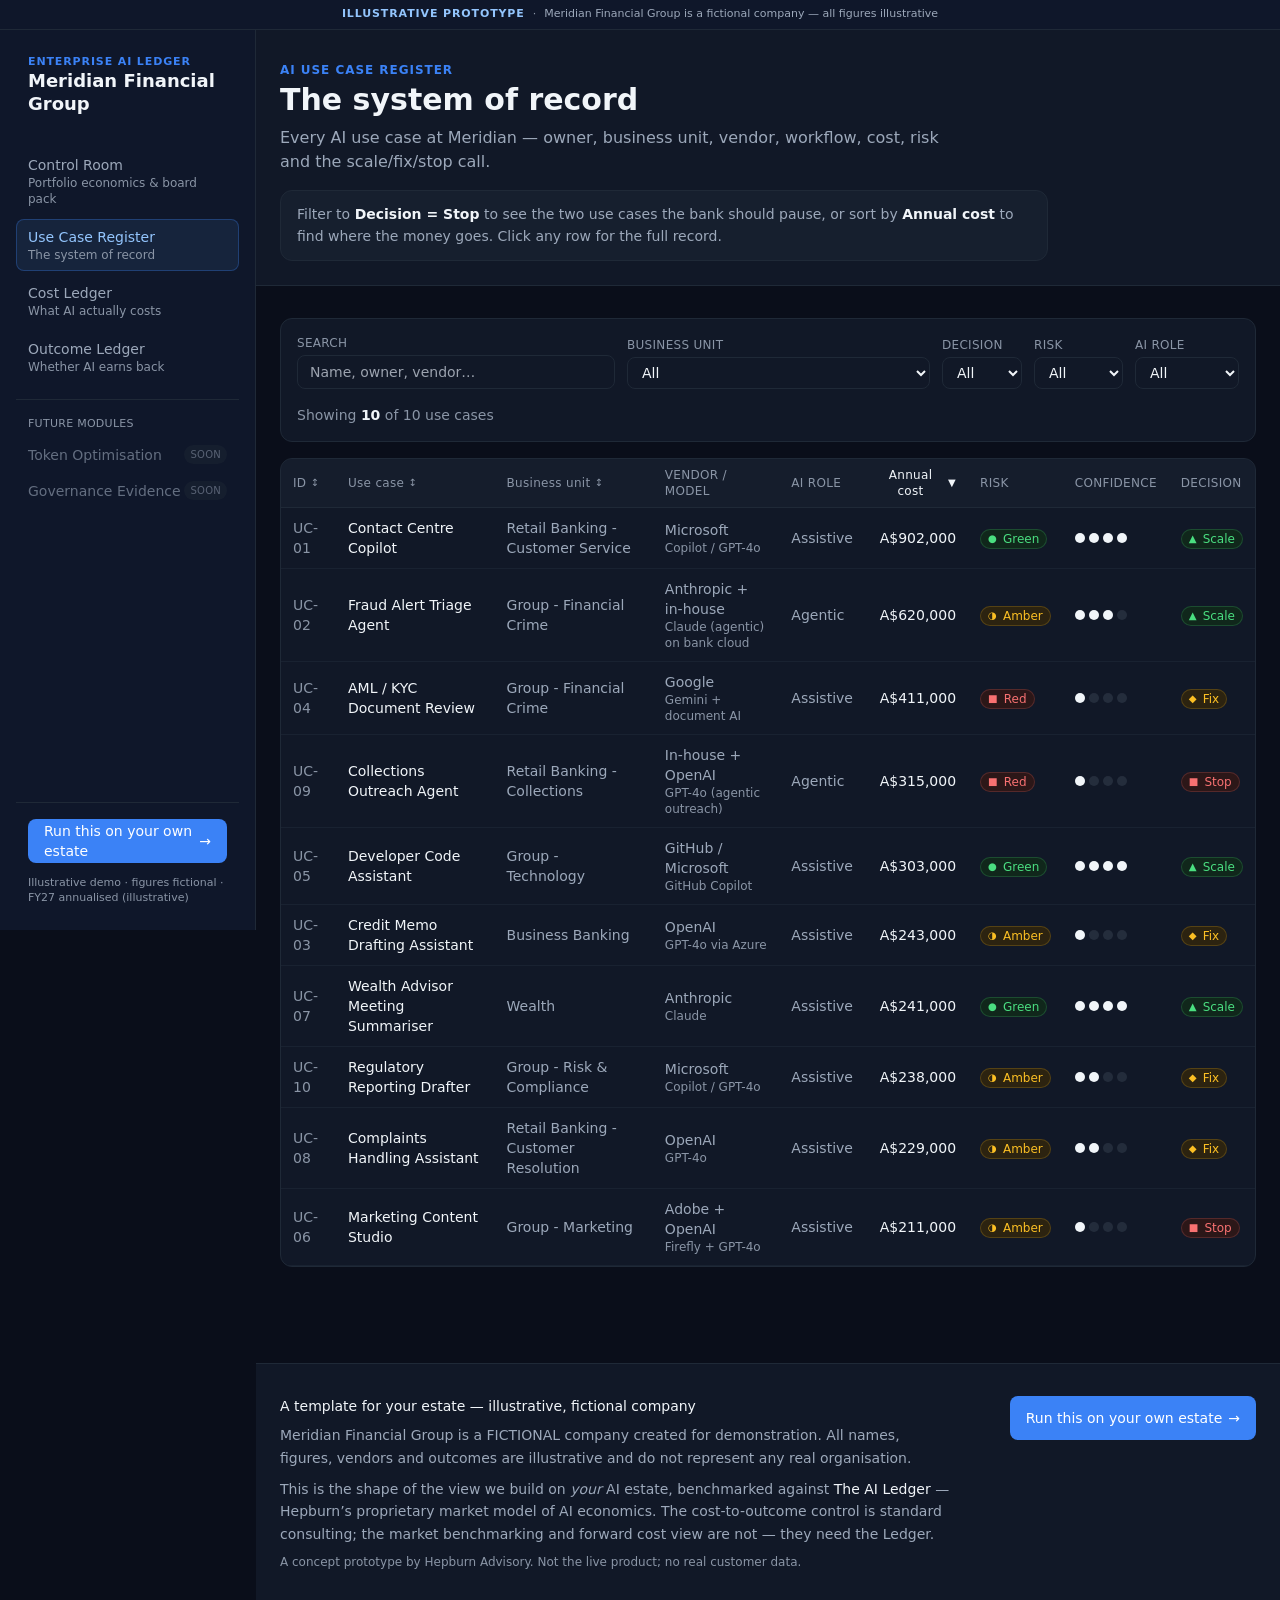
<file: register/index.html>
<!DOCTYPE html><html lang="en-AU" class="__variable_f367f3"><head><meta charSet="utf-8"/><meta name="viewport" content="width=device-width, initial-scale=1"/><link rel="preload" href="/_next/static/media/e4af272ccee01ff0-s.p.woff2" as="font" crossorigin="" type="font/woff2"/><link rel="stylesheet" href="/_next/static/css/af6b7292f697ced3.css" data-precedence="next"/><link rel="preload" as="script" fetchPriority="low" href="/_next/static/chunks/webpack-c21a482aad66ec4e.js"/><script src="/_next/static/chunks/fd9d1056-d365d4919d5d6712.js" async=""></script><script src="/_next/static/chunks/117-23e4eb5be2542c7d.js" async=""></script><script src="/_next/static/chunks/main-app-dd6440d88523975c.js" async=""></script><script src="/_next/static/chunks/972-4966492bc3ce2423.js" async=""></script><script src="/_next/static/chunks/282-93b3103654b06d84.js" async=""></script><script src="/_next/static/chunks/app/register/page-6164a54054efe523.js" async=""></script><script src="/_next/static/chunks/app/layout-6d34e2d3f3e8c4b6.js" async=""></script><script src="/_next/static/chunks/440-efe44305f27fa15c.js" async=""></script><script src="/_next/static/chunks/app/page-c32a2e7a0f290ba4.js" async=""></script><title>Enterprise AI Ledger — Meridian Financial Group (illustrative demo)</title><meta name="description" content="An interactive prototype of the Enterprise AI Ledger: what AI costs, where it earns back, and what to scale, fix or stop — shown on a fictional financial-services company. By Hepburn Advisory."/><meta name="next-size-adjust"/><script src="/_next/static/chunks/polyfills-42372ed130431b0a.js" noModule=""></script></head><body class="min-h-screen antialiased"><div class="flex flex-wrap items-center justify-center gap-x-2 gap-y-0.5 border-b border-border bg-nav-bg px-4 py-1.5 text-center text-[11px] text-ink-muted print:hidden"><span class="eyebrow font-semibold text-accent-text">Illustrative prototype</span><span class="text-ink-faint">·</span><span>Meridian Financial Group<!-- --> is a fictional company — all figures illustrative</span></div><div class="min-h-screen lg:grid lg:grid-cols-[16rem_1fr]"><aside class="sticky top-0 hidden h-screen flex-col border-r border-border bg-nav-bg px-4 py-6 lg:flex"><div class="px-3"><a class="block" href="/"><span class="block text-[11px] font-semibold uppercase tracking-[0.08em] text-accent">Enterprise AI Ledger</span><span class="block text-lg font-semibold leading-tight text-ink">Meridian Financial Group</span></a></div><div class="mt-8 flex-1 overflow-y-auto"><nav class="space-y-1" aria-label="Primary"><a class="block rounded-control px-3 py-2 text-ink-muted hover:bg-surface-muted hover:text-ink" href="/"><span class="block text-sm font-medium">Control Room</span><span class="block text-xs text-ink-faint">Portfolio economics &amp; board pack</span></a><a aria-current="page" class="block rounded-control px-3 py-2 bg-accent-soft text-accent-text ring-1 ring-inset ring-accent/30" href="/register/"><span class="block text-sm font-medium">Use Case Register</span><span class="block text-xs text-ink-faint">The system of record</span></a><a class="block rounded-control px-3 py-2 text-ink-muted hover:bg-surface-muted hover:text-ink" href="/cost/"><span class="block text-sm font-medium">Cost Ledger</span><span class="block text-xs text-ink-faint">What AI actually costs</span></a><a class="block rounded-control px-3 py-2 text-ink-muted hover:bg-surface-muted hover:text-ink" href="/outcome/"><span class="block text-sm font-medium">Outcome Ledger</span><span class="block text-xs text-ink-faint">Whether AI earns back</span></a><div class="!mt-4 border-t border-border pt-4"><p class="px-3 pb-1 text-[11px] font-medium uppercase tracking-wide text-ink-faint">Future modules</p><div class="flex cursor-not-allowed items-center justify-between rounded-control px-3 py-2 opacity-60" title="Coming in platform — not part of this prototype" aria-disabled="true"><span class="text-sm text-ink-muted">Token Optimisation</span><span class="rounded-chip bg-surface-muted px-1.5 py-0.5 text-[10px] uppercase tracking-wide text-ink-faint">Soon</span></div><div class="flex cursor-not-allowed items-center justify-between rounded-control px-3 py-2 opacity-60" title="Coming in platform — not part of this prototype" aria-disabled="true"><span class="text-sm text-ink-muted">Governance Evidence</span><span class="rounded-chip bg-surface-muted px-1.5 py-0.5 text-[10px] uppercase tracking-wide text-ink-faint">Soon</span></div></div></nav></div><div class="mt-6 space-y-3 border-t border-border px-3 pt-4"><a href="https://hepburnadvisory.com.au" target="_blank" rel="noopener noreferrer" class="inline-flex min-h-[44px] items-center gap-1.5 rounded-control px-4 text-sm font-medium transition-colors bg-accent text-white hover:bg-accent-hover w-full justify-center">Run this on your own estate<span aria-hidden="true">→</span></a><p class="text-[11px] leading-snug text-ink-faint">Illustrative demo · figures fictional · <!-- -->FY27 annualised (illustrative)</p></div></aside><div class="flex min-h-screen flex-col"><header class="sticky top-0 z-20 flex items-center justify-between gap-3 border-b border-border bg-nav-bg/95 px-4 py-3 backdrop-blur lg:hidden"><div class="min-w-0"><a class="block" href="/"><span class="block text-[11px] font-semibold uppercase tracking-[0.08em] text-accent">Enterprise AI Ledger</span><span class="block text-lg font-semibold leading-tight text-ink">Meridian Financial Group</span></a></div><button type="button" aria-expanded="false" aria-controls="mobile-nav" class="inline-flex min-h-[44px] items-center rounded-control border border-border px-4 text-sm font-medium text-ink active:bg-surface-muted">Menu</button></header><main class="flex-1"><header class="border-b border-border bg-surface px-4 pb-6 pt-8 sm:px-6"><div class="mx-auto max-w-6xl"><div class="flex flex-col gap-4 sm:flex-row sm:items-end sm:justify-between"><div><p class="text-xs font-semibold uppercase tracking-[0.08em] text-accent">AI Use Case Register</p><h1 class="mt-1 text-2xl font-semibold text-ink sm:text-3xl">The system of record</h1><p class="mt-2 max-w-2xl text-ink-muted">Every AI use case at Meridian — owner, business unit, vendor, workflow, cost, risk and the scale/fix/stop call.</p></div></div><p class="mt-4 max-w-3xl rounded-card border border-border bg-surface-muted/60 px-4 py-3 text-sm leading-relaxed text-ink-muted print:hidden">Filter to <strong class="font-semibold text-ink">Decision = Stop</strong> to see the two use cases the bank should pause, or sort by<!-- --> <strong class="font-semibold text-ink">Annual cost</strong> to find where the money goes. Click any row for the full record.</p></div></header><div class="mx-auto max-w-6xl px-4 py-8 sm:px-6"><div><div class="flex flex-col gap-4 rounded-card border border-border bg-surface p-4"><div class="flex flex-wrap items-end gap-3"><label class="flex flex-1 flex-col gap-1 text-xs" style="min-width:200px"><span class="font-medium uppercase tracking-wide text-ink-faint">Search</span><input type="search" placeholder="Name, owner, vendor…" class="rounded-control border border-border bg-surface px-3 py-1.5 text-sm text-ink" value=""/></label><label class="flex flex-col gap-1 text-xs"><span class="font-medium uppercase tracking-wide text-ink-faint">Business unit</span><select class="rounded-control border border-border bg-surface px-2.5 py-1.5 text-sm text-ink"><option value="All" selected="">All</option><option value="Business Banking">Business Banking</option><option value="Group - Financial Crime">Group - Financial Crime</option><option value="Group - Marketing">Group - Marketing</option><option value="Group - Risk &amp; Compliance">Group - Risk &amp; Compliance</option><option value="Group - Technology">Group - Technology</option><option value="Retail Banking - Collections">Retail Banking - Collections</option><option value="Retail Banking - Customer Resolution">Retail Banking - Customer Resolution</option><option value="Retail Banking - Customer Service">Retail Banking - Customer Service</option><option value="Wealth">Wealth</option></select></label><label class="flex flex-col gap-1 text-xs"><span class="font-medium uppercase tracking-wide text-ink-faint">Decision</span><select class="rounded-control border border-border bg-surface px-2.5 py-1.5 text-sm text-ink"><option value="All" selected="">All</option><option value="Scale">Scale</option><option value="Fix">Fix</option><option value="Stop">Stop</option></select></label><label class="flex flex-col gap-1 text-xs"><span class="font-medium uppercase tracking-wide text-ink-faint">Risk</span><select class="rounded-control border border-border bg-surface px-2.5 py-1.5 text-sm text-ink"><option value="All" selected="">All</option><option value="Green">Green</option><option value="Amber">Amber</option><option value="Red">Red</option></select></label><label class="flex flex-col gap-1 text-xs"><span class="font-medium uppercase tracking-wide text-ink-faint">AI role</span><select class="rounded-control border border-border bg-surface px-2.5 py-1.5 text-sm text-ink"><option value="All" selected="">All</option><option value="Assistive">Assistive</option><option value="Agentic">Agentic</option></select></label></div><div class="flex items-center justify-between text-sm text-ink-faint"><span class="tabular">Showing <strong class="font-semibold text-ink">10</strong> of <!-- -->10<!-- --> use cases</span></div></div><ul class="mt-4 space-y-3 lg:hidden"><li><a class="block rounded-card border border-border bg-surface p-4 active:bg-surface-muted" href="/register/UC-01/"><div class="flex items-start justify-between gap-3"><div class="min-w-0"><p class="font-medium text-ink">Contact Centre Copilot</p><p class="mt-0.5 text-xs text-ink-faint">UC-01<!-- --> · <!-- -->Retail Banking - Customer Service</p></div><span class="tabular shrink-0 text-right font-semibold text-ink">A$902,000</span></div><div class="mt-3 flex flex-wrap items-center gap-2"><span class="inline-flex items-center gap-1.5 whitespace-nowrap rounded-chip font-medium ring-1 ring-inset bg-status-green-soft text-status-green-fg ring-status-green-fg/20 px-2 py-0.5 text-xs" title="Risk: Green" aria-label="Risk: Green"><span aria-hidden="true" class="text-[0.85em] leading-none">●</span>Green</span><span class="inline-flex items-center gap-1.5 whitespace-nowrap rounded-chip font-medium ring-1 ring-inset bg-status-green-soft text-status-green-fg ring-status-green-fg/20 px-2 py-0.5 text-xs" title="Decision: Scale" aria-label="Decision: Scale"><span aria-hidden="true" class="text-[0.85em] leading-none">▲</span>Scale</span><span class="inline-flex items-center gap-1.5 text-xs text-ink-muted"><span class="inline-flex items-center gap-2" title="Outcome confidence: High" aria-label="Outcome confidence: High"><span aria-hidden="true" class="inline-flex items-center gap-1"><span class="h-2.5 w-2.5 rounded-full bg-ink"></span><span class="h-2.5 w-2.5 rounded-full bg-ink"></span><span class="h-2.5 w-2.5 rounded-full bg-ink"></span><span class="h-2.5 w-2.5 rounded-full bg-ink"></span></span></span>evidence</span><span class="text-xs text-ink-faint">Assistive<!-- --> · <!-- -->Microsoft</span></div></a></li><li><a class="block rounded-card border border-border bg-surface p-4 active:bg-surface-muted" href="/register/UC-02/"><div class="flex items-start justify-between gap-3"><div class="min-w-0"><p class="font-medium text-ink">Fraud Alert Triage Agent</p><p class="mt-0.5 text-xs text-ink-faint">UC-02<!-- --> · <!-- -->Group - Financial Crime</p></div><span class="tabular shrink-0 text-right font-semibold text-ink">A$620,000</span></div><div class="mt-3 flex flex-wrap items-center gap-2"><span class="inline-flex items-center gap-1.5 whitespace-nowrap rounded-chip font-medium ring-1 ring-inset bg-status-amber-soft text-status-amber-fg ring-status-amber-fg/20 px-2 py-0.5 text-xs" title="Risk: Amber" aria-label="Risk: Amber"><span aria-hidden="true" class="text-[0.85em] leading-none">◑</span>Amber</span><span class="inline-flex items-center gap-1.5 whitespace-nowrap rounded-chip font-medium ring-1 ring-inset bg-status-green-soft text-status-green-fg ring-status-green-fg/20 px-2 py-0.5 text-xs" title="Decision: Scale" aria-label="Decision: Scale"><span aria-hidden="true" class="text-[0.85em] leading-none">▲</span>Scale</span><span class="inline-flex items-center gap-1.5 text-xs text-ink-muted"><span class="inline-flex items-center gap-2" title="Outcome confidence: Medium-high" aria-label="Outcome confidence: Medium-high"><span aria-hidden="true" class="inline-flex items-center gap-1"><span class="h-2.5 w-2.5 rounded-full bg-ink"></span><span class="h-2.5 w-2.5 rounded-full bg-ink"></span><span class="h-2.5 w-2.5 rounded-full bg-ink"></span><span class="h-2.5 w-2.5 rounded-full bg-border-strong/50"></span></span></span>evidence</span><span class="text-xs text-ink-faint">Agentic<!-- --> · <!-- -->Anthropic + in-house</span></div></a></li><li><a class="block rounded-card border border-border bg-surface p-4 active:bg-surface-muted" href="/register/UC-04/"><div class="flex items-start justify-between gap-3"><div class="min-w-0"><p class="font-medium text-ink">AML / KYC Document Review</p><p class="mt-0.5 text-xs text-ink-faint">UC-04<!-- --> · <!-- -->Group - Financial Crime</p></div><span class="tabular shrink-0 text-right font-semibold text-ink">A$411,000</span></div><div class="mt-3 flex flex-wrap items-center gap-2"><span class="inline-flex items-center gap-1.5 whitespace-nowrap rounded-chip font-medium ring-1 ring-inset bg-status-red-soft text-status-red-fg ring-status-red-fg/20 px-2 py-0.5 text-xs" title="Risk: Red" aria-label="Risk: Red"><span aria-hidden="true" class="text-[0.85em] leading-none">■</span>Red</span><span class="inline-flex items-center gap-1.5 whitespace-nowrap rounded-chip font-medium ring-1 ring-inset bg-status-amber-soft text-status-amber-fg ring-status-amber-fg/20 px-2 py-0.5 text-xs" title="Decision: Fix" aria-label="Decision: Fix"><span aria-hidden="true" class="text-[0.85em] leading-none">◆</span>Fix</span><span class="inline-flex items-center gap-1.5 text-xs text-ink-muted"><span class="inline-flex items-center gap-2" title="Outcome confidence: Low" aria-label="Outcome confidence: Low"><span aria-hidden="true" class="inline-flex items-center gap-1"><span class="h-2.5 w-2.5 rounded-full bg-ink"></span><span class="h-2.5 w-2.5 rounded-full bg-border-strong/50"></span><span class="h-2.5 w-2.5 rounded-full bg-border-strong/50"></span><span class="h-2.5 w-2.5 rounded-full bg-border-strong/50"></span></span></span>evidence</span><span class="text-xs text-ink-faint">Assistive<!-- --> · <!-- -->Google</span></div></a></li><li><a class="block rounded-card border border-border bg-surface p-4 active:bg-surface-muted" href="/register/UC-09/"><div class="flex items-start justify-between gap-3"><div class="min-w-0"><p class="font-medium text-ink">Collections Outreach Agent</p><p class="mt-0.5 text-xs text-ink-faint">UC-09<!-- --> · <!-- -->Retail Banking - Collections</p></div><span class="tabular shrink-0 text-right font-semibold text-ink">A$315,000</span></div><div class="mt-3 flex flex-wrap items-center gap-2"><span class="inline-flex items-center gap-1.5 whitespace-nowrap rounded-chip font-medium ring-1 ring-inset bg-status-red-soft text-status-red-fg ring-status-red-fg/20 px-2 py-0.5 text-xs" title="Risk: Red" aria-label="Risk: Red"><span aria-hidden="true" class="text-[0.85em] leading-none">■</span>Red</span><span class="inline-flex items-center gap-1.5 whitespace-nowrap rounded-chip font-medium ring-1 ring-inset bg-status-red-soft text-status-red-fg ring-status-red-fg/20 px-2 py-0.5 text-xs" title="Decision: Stop" aria-label="Decision: Stop"><span aria-hidden="true" class="text-[0.85em] leading-none">■</span>Stop</span><span class="inline-flex items-center gap-1.5 text-xs text-ink-muted"><span class="inline-flex items-center gap-2" title="Outcome confidence: Low" aria-label="Outcome confidence: Low"><span aria-hidden="true" class="inline-flex items-center gap-1"><span class="h-2.5 w-2.5 rounded-full bg-ink"></span><span class="h-2.5 w-2.5 rounded-full bg-border-strong/50"></span><span class="h-2.5 w-2.5 rounded-full bg-border-strong/50"></span><span class="h-2.5 w-2.5 rounded-full bg-border-strong/50"></span></span></span>evidence</span><span class="text-xs text-ink-faint">Agentic<!-- --> · <!-- -->In-house + OpenAI</span></div></a></li><li><a class="block rounded-card border border-border bg-surface p-4 active:bg-surface-muted" href="/register/UC-05/"><div class="flex items-start justify-between gap-3"><div class="min-w-0"><p class="font-medium text-ink">Developer Code Assistant</p><p class="mt-0.5 text-xs text-ink-faint">UC-05<!-- --> · <!-- -->Group - Technology</p></div><span class="tabular shrink-0 text-right font-semibold text-ink">A$303,000</span></div><div class="mt-3 flex flex-wrap items-center gap-2"><span class="inline-flex items-center gap-1.5 whitespace-nowrap rounded-chip font-medium ring-1 ring-inset bg-status-green-soft text-status-green-fg ring-status-green-fg/20 px-2 py-0.5 text-xs" title="Risk: Green" aria-label="Risk: Green"><span aria-hidden="true" class="text-[0.85em] leading-none">●</span>Green</span><span class="inline-flex items-center gap-1.5 whitespace-nowrap rounded-chip font-medium ring-1 ring-inset bg-status-green-soft text-status-green-fg ring-status-green-fg/20 px-2 py-0.5 text-xs" title="Decision: Scale" aria-label="Decision: Scale"><span aria-hidden="true" class="text-[0.85em] leading-none">▲</span>Scale</span><span class="inline-flex items-center gap-1.5 text-xs text-ink-muted"><span class="inline-flex items-center gap-2" title="Outcome confidence: High" aria-label="Outcome confidence: High"><span aria-hidden="true" class="inline-flex items-center gap-1"><span class="h-2.5 w-2.5 rounded-full bg-ink"></span><span class="h-2.5 w-2.5 rounded-full bg-ink"></span><span class="h-2.5 w-2.5 rounded-full bg-ink"></span><span class="h-2.5 w-2.5 rounded-full bg-ink"></span></span></span>evidence</span><span class="text-xs text-ink-faint">Assistive<!-- --> · <!-- -->GitHub / Microsoft</span></div></a></li><li><a class="block rounded-card border border-border bg-surface p-4 active:bg-surface-muted" href="/register/UC-03/"><div class="flex items-start justify-between gap-3"><div class="min-w-0"><p class="font-medium text-ink">Credit Memo Drafting Assistant</p><p class="mt-0.5 text-xs text-ink-faint">UC-03<!-- --> · <!-- -->Business Banking</p></div><span class="tabular shrink-0 text-right font-semibold text-ink">A$243,000</span></div><div class="mt-3 flex flex-wrap items-center gap-2"><span class="inline-flex items-center gap-1.5 whitespace-nowrap rounded-chip font-medium ring-1 ring-inset bg-status-amber-soft text-status-amber-fg ring-status-amber-fg/20 px-2 py-0.5 text-xs" title="Risk: Amber" aria-label="Risk: Amber"><span aria-hidden="true" class="text-[0.85em] leading-none">◑</span>Amber</span><span class="inline-flex items-center gap-1.5 whitespace-nowrap rounded-chip font-medium ring-1 ring-inset bg-status-amber-soft text-status-amber-fg ring-status-amber-fg/20 px-2 py-0.5 text-xs" title="Decision: Fix" aria-label="Decision: Fix"><span aria-hidden="true" class="text-[0.85em] leading-none">◆</span>Fix</span><span class="inline-flex items-center gap-1.5 text-xs text-ink-muted"><span class="inline-flex items-center gap-2" title="Outcome confidence: Low" aria-label="Outcome confidence: Low"><span aria-hidden="true" class="inline-flex items-center gap-1"><span class="h-2.5 w-2.5 rounded-full bg-ink"></span><span class="h-2.5 w-2.5 rounded-full bg-border-strong/50"></span><span class="h-2.5 w-2.5 rounded-full bg-border-strong/50"></span><span class="h-2.5 w-2.5 rounded-full bg-border-strong/50"></span></span></span>evidence</span><span class="text-xs text-ink-faint">Assistive<!-- --> · <!-- -->OpenAI</span></div></a></li><li><a class="block rounded-card border border-border bg-surface p-4 active:bg-surface-muted" href="/register/UC-07/"><div class="flex items-start justify-between gap-3"><div class="min-w-0"><p class="font-medium text-ink">Wealth Advisor Meeting Summariser</p><p class="mt-0.5 text-xs text-ink-faint">UC-07<!-- --> · <!-- -->Wealth</p></div><span class="tabular shrink-0 text-right font-semibold text-ink">A$241,000</span></div><div class="mt-3 flex flex-wrap items-center gap-2"><span class="inline-flex items-center gap-1.5 whitespace-nowrap rounded-chip font-medium ring-1 ring-inset bg-status-green-soft text-status-green-fg ring-status-green-fg/20 px-2 py-0.5 text-xs" title="Risk: Green" aria-label="Risk: Green"><span aria-hidden="true" class="text-[0.85em] leading-none">●</span>Green</span><span class="inline-flex items-center gap-1.5 whitespace-nowrap rounded-chip font-medium ring-1 ring-inset bg-status-green-soft text-status-green-fg ring-status-green-fg/20 px-2 py-0.5 text-xs" title="Decision: Scale" aria-label="Decision: Scale"><span aria-hidden="true" class="text-[0.85em] leading-none">▲</span>Scale</span><span class="inline-flex items-center gap-1.5 text-xs text-ink-muted"><span class="inline-flex items-center gap-2" title="Outcome confidence: High" aria-label="Outcome confidence: High"><span aria-hidden="true" class="inline-flex items-center gap-1"><span class="h-2.5 w-2.5 rounded-full bg-ink"></span><span class="h-2.5 w-2.5 rounded-full bg-ink"></span><span class="h-2.5 w-2.5 rounded-full bg-ink"></span><span class="h-2.5 w-2.5 rounded-full bg-ink"></span></span></span>evidence</span><span class="text-xs text-ink-faint">Assistive<!-- --> · <!-- -->Anthropic</span></div></a></li><li><a class="block rounded-card border border-border bg-surface p-4 active:bg-surface-muted" href="/register/UC-10/"><div class="flex items-start justify-between gap-3"><div class="min-w-0"><p class="font-medium text-ink">Regulatory Reporting Drafter</p><p class="mt-0.5 text-xs text-ink-faint">UC-10<!-- --> · <!-- -->Group - Risk &amp; Compliance</p></div><span class="tabular shrink-0 text-right font-semibold text-ink">A$238,000</span></div><div class="mt-3 flex flex-wrap items-center gap-2"><span class="inline-flex items-center gap-1.5 whitespace-nowrap rounded-chip font-medium ring-1 ring-inset bg-status-amber-soft text-status-amber-fg ring-status-amber-fg/20 px-2 py-0.5 text-xs" title="Risk: Amber" aria-label="Risk: Amber"><span aria-hidden="true" class="text-[0.85em] leading-none">◑</span>Amber</span><span class="inline-flex items-center gap-1.5 whitespace-nowrap rounded-chip font-medium ring-1 ring-inset bg-status-amber-soft text-status-amber-fg ring-status-amber-fg/20 px-2 py-0.5 text-xs" title="Decision: Fix" aria-label="Decision: Fix"><span aria-hidden="true" class="text-[0.85em] leading-none">◆</span>Fix</span><span class="inline-flex items-center gap-1.5 text-xs text-ink-muted"><span class="inline-flex items-center gap-2" title="Outcome confidence: Medium" aria-label="Outcome confidence: Medium"><span aria-hidden="true" class="inline-flex items-center gap-1"><span class="h-2.5 w-2.5 rounded-full bg-ink"></span><span class="h-2.5 w-2.5 rounded-full bg-ink"></span><span class="h-2.5 w-2.5 rounded-full bg-border-strong/50"></span><span class="h-2.5 w-2.5 rounded-full bg-border-strong/50"></span></span></span>evidence</span><span class="text-xs text-ink-faint">Assistive<!-- --> · <!-- -->Microsoft</span></div></a></li><li><a class="block rounded-card border border-border bg-surface p-4 active:bg-surface-muted" href="/register/UC-08/"><div class="flex items-start justify-between gap-3"><div class="min-w-0"><p class="font-medium text-ink">Complaints Handling Assistant</p><p class="mt-0.5 text-xs text-ink-faint">UC-08<!-- --> · <!-- -->Retail Banking - Customer Resolution</p></div><span class="tabular shrink-0 text-right font-semibold text-ink">A$229,000</span></div><div class="mt-3 flex flex-wrap items-center gap-2"><span class="inline-flex items-center gap-1.5 whitespace-nowrap rounded-chip font-medium ring-1 ring-inset bg-status-amber-soft text-status-amber-fg ring-status-amber-fg/20 px-2 py-0.5 text-xs" title="Risk: Amber" aria-label="Risk: Amber"><span aria-hidden="true" class="text-[0.85em] leading-none">◑</span>Amber</span><span class="inline-flex items-center gap-1.5 whitespace-nowrap rounded-chip font-medium ring-1 ring-inset bg-status-amber-soft text-status-amber-fg ring-status-amber-fg/20 px-2 py-0.5 text-xs" title="Decision: Fix" aria-label="Decision: Fix"><span aria-hidden="true" class="text-[0.85em] leading-none">◆</span>Fix</span><span class="inline-flex items-center gap-1.5 text-xs text-ink-muted"><span class="inline-flex items-center gap-2" title="Outcome confidence: Medium" aria-label="Outcome confidence: Medium"><span aria-hidden="true" class="inline-flex items-center gap-1"><span class="h-2.5 w-2.5 rounded-full bg-ink"></span><span class="h-2.5 w-2.5 rounded-full bg-ink"></span><span class="h-2.5 w-2.5 rounded-full bg-border-strong/50"></span><span class="h-2.5 w-2.5 rounded-full bg-border-strong/50"></span></span></span>evidence</span><span class="text-xs text-ink-faint">Assistive<!-- --> · <!-- -->OpenAI</span></div></a></li><li><a class="block rounded-card border border-border bg-surface p-4 active:bg-surface-muted" href="/register/UC-06/"><div class="flex items-start justify-between gap-3"><div class="min-w-0"><p class="font-medium text-ink">Marketing Content Studio</p><p class="mt-0.5 text-xs text-ink-faint">UC-06<!-- --> · <!-- -->Group - Marketing</p></div><span class="tabular shrink-0 text-right font-semibold text-ink">A$211,000</span></div><div class="mt-3 flex flex-wrap items-center gap-2"><span class="inline-flex items-center gap-1.5 whitespace-nowrap rounded-chip font-medium ring-1 ring-inset bg-status-amber-soft text-status-amber-fg ring-status-amber-fg/20 px-2 py-0.5 text-xs" title="Risk: Amber" aria-label="Risk: Amber"><span aria-hidden="true" class="text-[0.85em] leading-none">◑</span>Amber</span><span class="inline-flex items-center gap-1.5 whitespace-nowrap rounded-chip font-medium ring-1 ring-inset bg-status-red-soft text-status-red-fg ring-status-red-fg/20 px-2 py-0.5 text-xs" title="Decision: Stop" aria-label="Decision: Stop"><span aria-hidden="true" class="text-[0.85em] leading-none">■</span>Stop</span><span class="inline-flex items-center gap-1.5 text-xs text-ink-muted"><span class="inline-flex items-center gap-2" title="Outcome confidence: Low" aria-label="Outcome confidence: Low"><span aria-hidden="true" class="inline-flex items-center gap-1"><span class="h-2.5 w-2.5 rounded-full bg-ink"></span><span class="h-2.5 w-2.5 rounded-full bg-border-strong/50"></span><span class="h-2.5 w-2.5 rounded-full bg-border-strong/50"></span><span class="h-2.5 w-2.5 rounded-full bg-border-strong/50"></span></span></span>evidence</span><span class="text-xs text-ink-faint">Assistive<!-- --> · <!-- -->Adobe + OpenAI</span></div></a></li></ul><div class="mt-4 hidden overflow-x-auto rounded-card border border-border bg-surface lg:block"><table class="w-full min-w-[860px] border-collapse text-sm"><thead><tr class="border-b border-border bg-surface-muted/50 text-xs uppercase tracking-wide text-ink-faint"><th class="px-3 py-2 font-medium text-left"><button type="button" class="inline-flex items-center gap-1 hover:text-ink " aria-sort="none">ID<span aria-hidden="true" class="text-[10px]">↕</span></button></th><th class="px-3 py-2 font-medium text-left"><button type="button" class="inline-flex items-center gap-1 hover:text-ink " aria-sort="none">Use case<span aria-hidden="true" class="text-[10px]">↕</span></button></th><th class="px-3 py-2 font-medium text-left"><button type="button" class="inline-flex items-center gap-1 hover:text-ink " aria-sort="none">Business unit<span aria-hidden="true" class="text-[10px]">↕</span></button></th><th class="px-3 py-2 text-left font-medium">Vendor / model</th><th class="px-3 py-2 text-left font-medium">AI role</th><th class="px-3 py-2 font-medium text-right"><button type="button" class="inline-flex items-center gap-1 hover:text-ink text-ink" aria-sort="descending">Annual cost<span aria-hidden="true" class="text-[10px]">▼</span></button></th><th class="px-3 py-2 text-left font-medium">Risk</th><th class="px-3 py-2 text-left font-medium">Confidence</th><th class="px-3 py-2 text-left font-medium">Decision</th></tr></thead><tbody><tr class="border-b border-border/60 hover:bg-surface-muted/40"><td class="tabular px-3 py-2.5 text-ink-faint">UC-01</td><td class="px-3 py-2.5"><a class="font-medium text-ink hover:text-accent hover:underline" href="/register/UC-01/">Contact Centre Copilot</a></td><td class="px-3 py-2.5 text-ink-muted">Retail Banking - Customer Service</td><td class="px-3 py-2.5 text-ink-muted">Microsoft<span class="block text-xs text-ink-faint">Copilot / GPT-4o</span></td><td class="px-3 py-2.5 text-ink-muted">Assistive</td><td class="tabular px-3 py-2.5 text-right font-medium text-ink">A$902,000</td><td class="px-3 py-2.5"><span class="inline-flex items-center gap-1.5 whitespace-nowrap rounded-chip font-medium ring-1 ring-inset bg-status-green-soft text-status-green-fg ring-status-green-fg/20 px-2 py-0.5 text-xs" title="Risk: Green" aria-label="Risk: Green"><span aria-hidden="true" class="text-[0.85em] leading-none">●</span>Green</span></td><td class="px-3 py-2.5"><span class="inline-flex items-center gap-2" title="Outcome confidence: High" aria-label="Outcome confidence: High"><span aria-hidden="true" class="inline-flex items-center gap-1"><span class="h-2.5 w-2.5 rounded-full bg-ink"></span><span class="h-2.5 w-2.5 rounded-full bg-ink"></span><span class="h-2.5 w-2.5 rounded-full bg-ink"></span><span class="h-2.5 w-2.5 rounded-full bg-ink"></span></span></span></td><td class="px-3 py-2.5"><span class="inline-flex items-center gap-1.5 whitespace-nowrap rounded-chip font-medium ring-1 ring-inset bg-status-green-soft text-status-green-fg ring-status-green-fg/20 px-2 py-0.5 text-xs" title="Decision: Scale" aria-label="Decision: Scale"><span aria-hidden="true" class="text-[0.85em] leading-none">▲</span>Scale</span></td></tr><tr class="border-b border-border/60 hover:bg-surface-muted/40"><td class="tabular px-3 py-2.5 text-ink-faint">UC-02</td><td class="px-3 py-2.5"><a class="font-medium text-ink hover:text-accent hover:underline" href="/register/UC-02/">Fraud Alert Triage Agent</a></td><td class="px-3 py-2.5 text-ink-muted">Group - Financial Crime</td><td class="px-3 py-2.5 text-ink-muted">Anthropic + in-house<span class="block text-xs text-ink-faint">Claude (agentic) on bank cloud</span></td><td class="px-3 py-2.5 text-ink-muted">Agentic</td><td class="tabular px-3 py-2.5 text-right font-medium text-ink">A$620,000</td><td class="px-3 py-2.5"><span class="inline-flex items-center gap-1.5 whitespace-nowrap rounded-chip font-medium ring-1 ring-inset bg-status-amber-soft text-status-amber-fg ring-status-amber-fg/20 px-2 py-0.5 text-xs" title="Risk: Amber" aria-label="Risk: Amber"><span aria-hidden="true" class="text-[0.85em] leading-none">◑</span>Amber</span></td><td class="px-3 py-2.5"><span class="inline-flex items-center gap-2" title="Outcome confidence: Medium-high" aria-label="Outcome confidence: Medium-high"><span aria-hidden="true" class="inline-flex items-center gap-1"><span class="h-2.5 w-2.5 rounded-full bg-ink"></span><span class="h-2.5 w-2.5 rounded-full bg-ink"></span><span class="h-2.5 w-2.5 rounded-full bg-ink"></span><span class="h-2.5 w-2.5 rounded-full bg-border-strong/50"></span></span></span></td><td class="px-3 py-2.5"><span class="inline-flex items-center gap-1.5 whitespace-nowrap rounded-chip font-medium ring-1 ring-inset bg-status-green-soft text-status-green-fg ring-status-green-fg/20 px-2 py-0.5 text-xs" title="Decision: Scale" aria-label="Decision: Scale"><span aria-hidden="true" class="text-[0.85em] leading-none">▲</span>Scale</span></td></tr><tr class="border-b border-border/60 hover:bg-surface-muted/40"><td class="tabular px-3 py-2.5 text-ink-faint">UC-04</td><td class="px-3 py-2.5"><a class="font-medium text-ink hover:text-accent hover:underline" href="/register/UC-04/">AML / KYC Document Review</a></td><td class="px-3 py-2.5 text-ink-muted">Group - Financial Crime</td><td class="px-3 py-2.5 text-ink-muted">Google<span class="block text-xs text-ink-faint">Gemini + document AI</span></td><td class="px-3 py-2.5 text-ink-muted">Assistive</td><td class="tabular px-3 py-2.5 text-right font-medium text-ink">A$411,000</td><td class="px-3 py-2.5"><span class="inline-flex items-center gap-1.5 whitespace-nowrap rounded-chip font-medium ring-1 ring-inset bg-status-red-soft text-status-red-fg ring-status-red-fg/20 px-2 py-0.5 text-xs" title="Risk: Red" aria-label="Risk: Red"><span aria-hidden="true" class="text-[0.85em] leading-none">■</span>Red</span></td><td class="px-3 py-2.5"><span class="inline-flex items-center gap-2" title="Outcome confidence: Low" aria-label="Outcome confidence: Low"><span aria-hidden="true" class="inline-flex items-center gap-1"><span class="h-2.5 w-2.5 rounded-full bg-ink"></span><span class="h-2.5 w-2.5 rounded-full bg-border-strong/50"></span><span class="h-2.5 w-2.5 rounded-full bg-border-strong/50"></span><span class="h-2.5 w-2.5 rounded-full bg-border-strong/50"></span></span></span></td><td class="px-3 py-2.5"><span class="inline-flex items-center gap-1.5 whitespace-nowrap rounded-chip font-medium ring-1 ring-inset bg-status-amber-soft text-status-amber-fg ring-status-amber-fg/20 px-2 py-0.5 text-xs" title="Decision: Fix" aria-label="Decision: Fix"><span aria-hidden="true" class="text-[0.85em] leading-none">◆</span>Fix</span></td></tr><tr class="border-b border-border/60 hover:bg-surface-muted/40"><td class="tabular px-3 py-2.5 text-ink-faint">UC-09</td><td class="px-3 py-2.5"><a class="font-medium text-ink hover:text-accent hover:underline" href="/register/UC-09/">Collections Outreach Agent</a></td><td class="px-3 py-2.5 text-ink-muted">Retail Banking - Collections</td><td class="px-3 py-2.5 text-ink-muted">In-house + OpenAI<span class="block text-xs text-ink-faint">GPT-4o (agentic outreach)</span></td><td class="px-3 py-2.5 text-ink-muted">Agentic</td><td class="tabular px-3 py-2.5 text-right font-medium text-ink">A$315,000</td><td class="px-3 py-2.5"><span class="inline-flex items-center gap-1.5 whitespace-nowrap rounded-chip font-medium ring-1 ring-inset bg-status-red-soft text-status-red-fg ring-status-red-fg/20 px-2 py-0.5 text-xs" title="Risk: Red" aria-label="Risk: Red"><span aria-hidden="true" class="text-[0.85em] leading-none">■</span>Red</span></td><td class="px-3 py-2.5"><span class="inline-flex items-center gap-2" title="Outcome confidence: Low" aria-label="Outcome confidence: Low"><span aria-hidden="true" class="inline-flex items-center gap-1"><span class="h-2.5 w-2.5 rounded-full bg-ink"></span><span class="h-2.5 w-2.5 rounded-full bg-border-strong/50"></span><span class="h-2.5 w-2.5 rounded-full bg-border-strong/50"></span><span class="h-2.5 w-2.5 rounded-full bg-border-strong/50"></span></span></span></td><td class="px-3 py-2.5"><span class="inline-flex items-center gap-1.5 whitespace-nowrap rounded-chip font-medium ring-1 ring-inset bg-status-red-soft text-status-red-fg ring-status-red-fg/20 px-2 py-0.5 text-xs" title="Decision: Stop" aria-label="Decision: Stop"><span aria-hidden="true" class="text-[0.85em] leading-none">■</span>Stop</span></td></tr><tr class="border-b border-border/60 hover:bg-surface-muted/40"><td class="tabular px-3 py-2.5 text-ink-faint">UC-05</td><td class="px-3 py-2.5"><a class="font-medium text-ink hover:text-accent hover:underline" href="/register/UC-05/">Developer Code Assistant</a></td><td class="px-3 py-2.5 text-ink-muted">Group - Technology</td><td class="px-3 py-2.5 text-ink-muted">GitHub / Microsoft<span class="block text-xs text-ink-faint">GitHub Copilot</span></td><td class="px-3 py-2.5 text-ink-muted">Assistive</td><td class="tabular px-3 py-2.5 text-right font-medium text-ink">A$303,000</td><td class="px-3 py-2.5"><span class="inline-flex items-center gap-1.5 whitespace-nowrap rounded-chip font-medium ring-1 ring-inset bg-status-green-soft text-status-green-fg ring-status-green-fg/20 px-2 py-0.5 text-xs" title="Risk: Green" aria-label="Risk: Green"><span aria-hidden="true" class="text-[0.85em] leading-none">●</span>Green</span></td><td class="px-3 py-2.5"><span class="inline-flex items-center gap-2" title="Outcome confidence: High" aria-label="Outcome confidence: High"><span aria-hidden="true" class="inline-flex items-center gap-1"><span class="h-2.5 w-2.5 rounded-full bg-ink"></span><span class="h-2.5 w-2.5 rounded-full bg-ink"></span><span class="h-2.5 w-2.5 rounded-full bg-ink"></span><span class="h-2.5 w-2.5 rounded-full bg-ink"></span></span></span></td><td class="px-3 py-2.5"><span class="inline-flex items-center gap-1.5 whitespace-nowrap rounded-chip font-medium ring-1 ring-inset bg-status-green-soft text-status-green-fg ring-status-green-fg/20 px-2 py-0.5 text-xs" title="Decision: Scale" aria-label="Decision: Scale"><span aria-hidden="true" class="text-[0.85em] leading-none">▲</span>Scale</span></td></tr><tr class="border-b border-border/60 hover:bg-surface-muted/40"><td class="tabular px-3 py-2.5 text-ink-faint">UC-03</td><td class="px-3 py-2.5"><a class="font-medium text-ink hover:text-accent hover:underline" href="/register/UC-03/">Credit Memo Drafting Assistant</a></td><td class="px-3 py-2.5 text-ink-muted">Business Banking</td><td class="px-3 py-2.5 text-ink-muted">OpenAI<span class="block text-xs text-ink-faint">GPT-4o via Azure</span></td><td class="px-3 py-2.5 text-ink-muted">Assistive</td><td class="tabular px-3 py-2.5 text-right font-medium text-ink">A$243,000</td><td class="px-3 py-2.5"><span class="inline-flex items-center gap-1.5 whitespace-nowrap rounded-chip font-medium ring-1 ring-inset bg-status-amber-soft text-status-amber-fg ring-status-amber-fg/20 px-2 py-0.5 text-xs" title="Risk: Amber" aria-label="Risk: Amber"><span aria-hidden="true" class="text-[0.85em] leading-none">◑</span>Amber</span></td><td class="px-3 py-2.5"><span class="inline-flex items-center gap-2" title="Outcome confidence: Low" aria-label="Outcome confidence: Low"><span aria-hidden="true" class="inline-flex items-center gap-1"><span class="h-2.5 w-2.5 rounded-full bg-ink"></span><span class="h-2.5 w-2.5 rounded-full bg-border-strong/50"></span><span class="h-2.5 w-2.5 rounded-full bg-border-strong/50"></span><span class="h-2.5 w-2.5 rounded-full bg-border-strong/50"></span></span></span></td><td class="px-3 py-2.5"><span class="inline-flex items-center gap-1.5 whitespace-nowrap rounded-chip font-medium ring-1 ring-inset bg-status-amber-soft text-status-amber-fg ring-status-amber-fg/20 px-2 py-0.5 text-xs" title="Decision: Fix" aria-label="Decision: Fix"><span aria-hidden="true" class="text-[0.85em] leading-none">◆</span>Fix</span></td></tr><tr class="border-b border-border/60 hover:bg-surface-muted/40"><td class="tabular px-3 py-2.5 text-ink-faint">UC-07</td><td class="px-3 py-2.5"><a class="font-medium text-ink hover:text-accent hover:underline" href="/register/UC-07/">Wealth Advisor Meeting Summariser</a></td><td class="px-3 py-2.5 text-ink-muted">Wealth</td><td class="px-3 py-2.5 text-ink-muted">Anthropic<span class="block text-xs text-ink-faint">Claude</span></td><td class="px-3 py-2.5 text-ink-muted">Assistive</td><td class="tabular px-3 py-2.5 text-right font-medium text-ink">A$241,000</td><td class="px-3 py-2.5"><span class="inline-flex items-center gap-1.5 whitespace-nowrap rounded-chip font-medium ring-1 ring-inset bg-status-green-soft text-status-green-fg ring-status-green-fg/20 px-2 py-0.5 text-xs" title="Risk: Green" aria-label="Risk: Green"><span aria-hidden="true" class="text-[0.85em] leading-none">●</span>Green</span></td><td class="px-3 py-2.5"><span class="inline-flex items-center gap-2" title="Outcome confidence: High" aria-label="Outcome confidence: High"><span aria-hidden="true" class="inline-flex items-center gap-1"><span class="h-2.5 w-2.5 rounded-full bg-ink"></span><span class="h-2.5 w-2.5 rounded-full bg-ink"></span><span class="h-2.5 w-2.5 rounded-full bg-ink"></span><span class="h-2.5 w-2.5 rounded-full bg-ink"></span></span></span></td><td class="px-3 py-2.5"><span class="inline-flex items-center gap-1.5 whitespace-nowrap rounded-chip font-medium ring-1 ring-inset bg-status-green-soft text-status-green-fg ring-status-green-fg/20 px-2 py-0.5 text-xs" title="Decision: Scale" aria-label="Decision: Scale"><span aria-hidden="true" class="text-[0.85em] leading-none">▲</span>Scale</span></td></tr><tr class="border-b border-border/60 hover:bg-surface-muted/40"><td class="tabular px-3 py-2.5 text-ink-faint">UC-10</td><td class="px-3 py-2.5"><a class="font-medium text-ink hover:text-accent hover:underline" href="/register/UC-10/">Regulatory Reporting Drafter</a></td><td class="px-3 py-2.5 text-ink-muted">Group - Risk &amp; Compliance</td><td class="px-3 py-2.5 text-ink-muted">Microsoft<span class="block text-xs text-ink-faint">Copilot / GPT-4o</span></td><td class="px-3 py-2.5 text-ink-muted">Assistive</td><td class="tabular px-3 py-2.5 text-right font-medium text-ink">A$238,000</td><td class="px-3 py-2.5"><span class="inline-flex items-center gap-1.5 whitespace-nowrap rounded-chip font-medium ring-1 ring-inset bg-status-amber-soft text-status-amber-fg ring-status-amber-fg/20 px-2 py-0.5 text-xs" title="Risk: Amber" aria-label="Risk: Amber"><span aria-hidden="true" class="text-[0.85em] leading-none">◑</span>Amber</span></td><td class="px-3 py-2.5"><span class="inline-flex items-center gap-2" title="Outcome confidence: Medium" aria-label="Outcome confidence: Medium"><span aria-hidden="true" class="inline-flex items-center gap-1"><span class="h-2.5 w-2.5 rounded-full bg-ink"></span><span class="h-2.5 w-2.5 rounded-full bg-ink"></span><span class="h-2.5 w-2.5 rounded-full bg-border-strong/50"></span><span class="h-2.5 w-2.5 rounded-full bg-border-strong/50"></span></span></span></td><td class="px-3 py-2.5"><span class="inline-flex items-center gap-1.5 whitespace-nowrap rounded-chip font-medium ring-1 ring-inset bg-status-amber-soft text-status-amber-fg ring-status-amber-fg/20 px-2 py-0.5 text-xs" title="Decision: Fix" aria-label="Decision: Fix"><span aria-hidden="true" class="text-[0.85em] leading-none">◆</span>Fix</span></td></tr><tr class="border-b border-border/60 hover:bg-surface-muted/40"><td class="tabular px-3 py-2.5 text-ink-faint">UC-08</td><td class="px-3 py-2.5"><a class="font-medium text-ink hover:text-accent hover:underline" href="/register/UC-08/">Complaints Handling Assistant</a></td><td class="px-3 py-2.5 text-ink-muted">Retail Banking - Customer Resolution</td><td class="px-3 py-2.5 text-ink-muted">OpenAI<span class="block text-xs text-ink-faint">GPT-4o</span></td><td class="px-3 py-2.5 text-ink-muted">Assistive</td><td class="tabular px-3 py-2.5 text-right font-medium text-ink">A$229,000</td><td class="px-3 py-2.5"><span class="inline-flex items-center gap-1.5 whitespace-nowrap rounded-chip font-medium ring-1 ring-inset bg-status-amber-soft text-status-amber-fg ring-status-amber-fg/20 px-2 py-0.5 text-xs" title="Risk: Amber" aria-label="Risk: Amber"><span aria-hidden="true" class="text-[0.85em] leading-none">◑</span>Amber</span></td><td class="px-3 py-2.5"><span class="inline-flex items-center gap-2" title="Outcome confidence: Medium" aria-label="Outcome confidence: Medium"><span aria-hidden="true" class="inline-flex items-center gap-1"><span class="h-2.5 w-2.5 rounded-full bg-ink"></span><span class="h-2.5 w-2.5 rounded-full bg-ink"></span><span class="h-2.5 w-2.5 rounded-full bg-border-strong/50"></span><span class="h-2.5 w-2.5 rounded-full bg-border-strong/50"></span></span></span></td><td class="px-3 py-2.5"><span class="inline-flex items-center gap-1.5 whitespace-nowrap rounded-chip font-medium ring-1 ring-inset bg-status-amber-soft text-status-amber-fg ring-status-amber-fg/20 px-2 py-0.5 text-xs" title="Decision: Fix" aria-label="Decision: Fix"><span aria-hidden="true" class="text-[0.85em] leading-none">◆</span>Fix</span></td></tr><tr class="border-b border-border/60 hover:bg-surface-muted/40"><td class="tabular px-3 py-2.5 text-ink-faint">UC-06</td><td class="px-3 py-2.5"><a class="font-medium text-ink hover:text-accent hover:underline" href="/register/UC-06/">Marketing Content Studio</a></td><td class="px-3 py-2.5 text-ink-muted">Group - Marketing</td><td class="px-3 py-2.5 text-ink-muted">Adobe + OpenAI<span class="block text-xs text-ink-faint">Firefly + GPT-4o</span></td><td class="px-3 py-2.5 text-ink-muted">Assistive</td><td class="tabular px-3 py-2.5 text-right font-medium text-ink">A$211,000</td><td class="px-3 py-2.5"><span class="inline-flex items-center gap-1.5 whitespace-nowrap rounded-chip font-medium ring-1 ring-inset bg-status-amber-soft text-status-amber-fg ring-status-amber-fg/20 px-2 py-0.5 text-xs" title="Risk: Amber" aria-label="Risk: Amber"><span aria-hidden="true" class="text-[0.85em] leading-none">◑</span>Amber</span></td><td class="px-3 py-2.5"><span class="inline-flex items-center gap-2" title="Outcome confidence: Low" aria-label="Outcome confidence: Low"><span aria-hidden="true" class="inline-flex items-center gap-1"><span class="h-2.5 w-2.5 rounded-full bg-ink"></span><span class="h-2.5 w-2.5 rounded-full bg-border-strong/50"></span><span class="h-2.5 w-2.5 rounded-full bg-border-strong/50"></span><span class="h-2.5 w-2.5 rounded-full bg-border-strong/50"></span></span></span></td><td class="px-3 py-2.5"><span class="inline-flex items-center gap-1.5 whitespace-nowrap rounded-chip font-medium ring-1 ring-inset bg-status-red-soft text-status-red-fg ring-status-red-fg/20 px-2 py-0.5 text-xs" title="Decision: Stop" aria-label="Decision: Stop"><span aria-hidden="true" class="text-[0.85em] leading-none">■</span>Stop</span></td></tr></tbody></table></div></div></div><footer class="mt-16 border-t border-border bg-surface px-4 py-8 sm:px-6 print:mt-8"><div class="mx-auto flex max-w-6xl flex-col gap-6 sm:flex-row sm:items-start sm:justify-between"><div class="max-w-2xl space-y-2"><p class="text-sm font-medium text-ink">A template for your estate — illustrative, fictional company</p><p class="text-sm leading-relaxed text-ink-muted">Meridian Financial Group is a FICTIONAL company created for demonstration. All names, figures, vendors and outcomes are illustrative and do not represent any real organisation.</p><p class="text-sm leading-relaxed text-ink-muted">This is the shape of the view we build on <em>your</em> AI estate, benchmarked against <strong class="font-medium text-ink">The AI Ledger</strong> — Hepburn’s proprietary market model of AI economics. The cost-to-outcome control is standard consulting; the market benchmarking and forward cost view are not — they need the Ledger.</p><p class="text-xs text-ink-faint">A concept prototype by Hepburn Advisory. Not the live product; no real customer data.</p></div><div class="shrink-0 print:hidden"><a href="https://hepburnadvisory.com.au" target="_blank" rel="noopener noreferrer" class="inline-flex min-h-[44px] items-center gap-1.5 rounded-control px-4 text-sm font-medium transition-colors bg-accent text-white hover:bg-accent-hover ">Run this on your own estate<span aria-hidden="true">→</span></a></div></div></footer></main></div></div><script src="/_next/static/chunks/webpack-c21a482aad66ec4e.js" async=""></script><script>(self.__next_f=self.__next_f||[]).push([0]);self.__next_f.push([2,null])</script><script>self.__next_f.push([1,"1:HL[\"/_next/static/media/e4af272ccee01ff0-s.p.woff2\",\"font\",{\"crossOrigin\":\"\",\"type\":\"font/woff2\"}]\n2:HL[\"/_next/static/css/af6b7292f697ced3.css\",\"style\"]\n"])</script><script>self.__next_f.push([1,"3:I[2846,[],\"\"]\n5:I[220,[\"972\",\"static/chunks/972-4966492bc3ce2423.js\",\"282\",\"static/chunks/282-93b3103654b06d84.js\",\"11\",\"static/chunks/app/register/page-6164a54054efe523.js\"],\"RegisterTable\"]\n6:I[4707,[],\"\"]\n7:I[6423,[],\"\"]\n8:I[2782,[\"972\",\"static/chunks/972-4966492bc3ce2423.js\",\"185\",\"static/chunks/app/layout-6d34e2d3f3e8c4b6.js\"],\"AppShell\"]\n9:I[2972,[\"972\",\"static/chunks/972-4966492bc3ce2423.js\",\"440\",\"static/chunks/440-efe44305f27fa15c.js\",\"931\",\"static/chunks/app/page-c32a2e7a0f290ba4.js\"],\"\"]\nb:I[1060,[],\"\"]\nc:[]\n"])</script><script>self.__next_f.push([1,"0:[\"$\",\"$L3\",null,{\"buildId\":\"36_RPcGyqPi8aSyQdGFsS\",\"assetPrefix\":\"\",\"urlParts\":[\"\",\"register\",\"\"],\"initialTree\":[\"\",{\"children\":[\"register\",{\"children\":[\"__PAGE__\",{}]}]},\"$undefined\",\"$undefined\",true],\"initialSeedData\":[\"\",{\"children\":[\"register\",{\"children\":[\"__PAGE__\",{},[[\"$L4\",[[\"$\",\"header\",null,{\"className\":\"border-b border-border bg-surface px-4 pb-6 pt-8 sm:px-6\",\"children\":[\"$\",\"div\",null,{\"className\":\"mx-auto max-w-6xl\",\"children\":[[\"$\",\"div\",null,{\"className\":\"flex flex-col gap-4 sm:flex-row sm:items-end sm:justify-between\",\"children\":[[\"$\",\"div\",null,{\"children\":[[\"$\",\"p\",null,{\"className\":\"text-xs font-semibold uppercase tracking-[0.08em] text-accent\",\"children\":\"AI Use Case Register\"}],[\"$\",\"h1\",null,{\"className\":\"mt-1 text-2xl font-semibold text-ink sm:text-3xl\",\"children\":\"The system of record\"}],[\"$\",\"p\",null,{\"className\":\"mt-2 max-w-2xl text-ink-muted\",\"children\":\"Every AI use case at Meridian — owner, business unit, vendor, workflow, cost, risk and the scale/fix/stop call.\"}]]}],\"$undefined\"]}],[\"$\",\"p\",null,{\"className\":\"mt-4 max-w-3xl rounded-card border border-border bg-surface-muted/60 px-4 py-3 text-sm leading-relaxed text-ink-muted print:hidden\",\"children\":[\"Filter to \",[\"$\",\"strong\",null,{\"className\":\"font-semibold text-ink\",\"children\":\"Decision = Stop\"}],\" to see the two use cases the bank should pause, or sort by\",\" \",[\"$\",\"strong\",null,{\"className\":\"font-semibold text-ink\",\"children\":\"Annual cost\"}],\" to find where the money goes. Click any row for the full record.\"]}]]}]}],[\"$\",\"div\",null,{\"className\":\"mx-auto max-w-6xl px-4 py-8 sm:px-6\",\"children\":[\"$\",\"$L5\",null,{\"useCases\":[{\"id\":\"UC-01\",\"name\":\"Contact Centre Copilot\",\"businessUnit\":\"Retail Banking - Customer Service\",\"owner\":\"Head of Contact Centre Operations\",\"vendor\":\"Microsoft\",\"model\":\"Copilot / GPT-4o\",\"userGroup\":\"800 contact-centre agents\",\"workflow\":\"Live call assist, response drafting, post-call wrap-up notes\",\"currentState\":\"In production across 3 contact centres\",\"aiRole\":\"Assistive (human in the loop)\",\"cost\":{\"licences\":432000,\"tokens\":180000,\"cloud\":90000,\"integration\":60000,\"people\":140000,\"totalAnnual\":902000},\"outcome\":{\"primaryMetric\":\"Average handle time (AHT)\",\"baseline\":\"7.2 min / call\",\"target\":\"5.8 min / call\",\"evidence\":\"12% measured AHT reduction over 6 months; cost per resolved case A$4.10 -\u003e A$3.20\",\"confidence\":\"high\",\"reviewDate\":\"2026-09-30\"},\"risk\":{\"rag\":\"green\",\"notes\":\"PII handled in-tenant; no model training on customer data; QA sampling in place\"},\"decision\":\"scale\",\"nextAction\":\"Expand to outbound retention team; renegotiate licence on proven usage\",\"value\":{\"annualBenefitAud\":2600000,\"basis\":\"12% measured AHT reduction across 800 agents -\u003e freed capacity and avoided seasonal hires; cost per resolved case A$4.10 -\u003e A$3.20. Independently validated across 3 contact centres.\",\"bankedValueAud\":780000,\"bankedBasis\":\"A$780K booked — seasonal and backfill hiring avoided across 3 centres. The rest is freed handle-time capacity not yet converted to cost-out.\"}},{\"id\":\"UC-02\",\"name\":\"Fraud Alert Triage Agent\",\"businessUnit\":\"Group - Financial Crime\",\"owner\":\"Head of Financial Crime Technology\",\"vendor\":\"Anthropic + in-house\",\"model\":\"Claude (agentic) on bank cloud\",\"userGroup\":\"Fraud operations (45 analysts)\",\"workflow\":\"Auto-triage of fraud alerts, evidence gathering, recommended disposition\",\"currentState\":\"Production pilot on card-fraud queue\",\"aiRole\":\"Agentic (recommends, human approves)\",\"cost\":{\"licences\":60000,\"tokens\":240000,\"cloud\":120000,\"integration\":90000,\"people\":110000,\"totalAnnual\":620000},\"outcome\":{\"primaryMetric\":\"Analyst throughput / false-positive rate\",\"baseline\":\"100 alerts / analyst / day; 22% false positive\",\"target\":\"+40% throughput; 18% false positive\",\"evidence\":\"Throughput +28% on pilot queue; false positives -18%; confidence improving\",\"confidence\":\"medium-high\",\"reviewDate\":\"2026-08-31\"},\"risk\":{\"rag\":\"amber\",\"notes\":\"Agent action scope expanding; audit trail adequate but model-decision explainability needs work before full automation\"},\"decision\":\"scale\",\"nextAction\":\"Extend to scam and account-takeover queues with explainability controls\",\"value\":{\"annualBenefitAud\":1850000,\"basis\":\"+28% analyst throughput (45 analysts) plus faster triage cutting fraud losses; false positives -18%. Benefit = analyst capacity released + avoided fraud loss, measured on the card-fraud pilot queue.\",\"bankedValueAud\":650000,\"bankedBasis\":\"A$650K of prevented fraud losses booked to the P\u0026L. The analyst-throughput gain is real capacity but has not been taken as cost.\"}},{\"id\":\"UC-03\",\"name\":\"Credit Memo Drafting Assistant\",\"businessUnit\":\"Business Banking\",\"owner\":\"Head of Commercial Credit\",\"vendor\":\"OpenAI\",\"model\":\"GPT-4o via Azure\",\"userGroup\":\"Commercial credit analysts (120)\",\"workflow\":\"Draft credit memos from financials, risk notes and policy\",\"currentState\":\"Limited rollout to 2 lending teams\",\"aiRole\":\"Assistive (draft only)\",\"cost\":{\"licences\":48000,\"tokens\":70000,\"cloud\":25000,\"integration\":40000,\"people\":60000,\"totalAnnual\":243000},\"outcome\":{\"primaryMetric\":\"Memo drafting time\",\"baseline\":\"4.5 hrs / memo\",\"target\":\"-35% drafting time\",\"evidence\":\"Self-reported time savings only; no controlled baseline; output quality variable\",\"confidence\":\"low\",\"reviewDate\":\"2026-07-31\"},\"risk\":{\"rag\":\"amber\",\"notes\":\"Policy-grounding incomplete; risk of un-cited figures entering credit decisions\"},\"decision\":\"fix\",\"nextAction\":\"Add retrieval grounding to policy + financials; set a measured baseline before scaling\",\"value\":{\"annualBenefitAud\":320000,\"basis\":\"Self-reported ~35% drafting-time saving across 120 analysts, NOT validated against a controlled baseline; output quality variable. Projected only - not yet bankable.\",\"bankedValueAud\":0,\"bankedBasis\":\"Nothing banked — no controlled baseline; the saving is self-reported drafting time, not a booked number.\"}},{\"id\":\"UC-04\",\"name\":\"AML / KYC Document Review\",\"businessUnit\":\"Group - Financial Crime\",\"owner\":\"Head of AML Operations\",\"vendor\":\"Google\",\"model\":\"Gemini + document AI\",\"userGroup\":\"KYC analysts (60)\",\"workflow\":\"Extract and verify entity data from onboarding documents; flag discrepancies\",\"currentState\":\"Pilot on new-to-bank business onboarding\",\"aiRole\":\"Assistive with auto-extraction\",\"cost\":{\"licences\":36000,\"tokens\":120000,\"cloud\":55000,\"integration\":70000,\"people\":130000,\"totalAnnual\":411000},\"outcome\":{\"primaryMetric\":\"KYC review cycle time / extraction accuracy\",\"baseline\":\"3.1 days / case\",\"target\":\"1.5 days / case\",\"evidence\":\"Cycle-time gain offset by manual re-checking; extraction accuracy below threshold on complex structures\",\"confidence\":\"low\",\"reviewDate\":\"2026-07-15\"},\"risk\":{\"rag\":\"red\",\"notes\":\"AUSTRAC-relevant workflow; current evidence and audit trail insufficient for regulated reliance\"},\"decision\":\"fix\",\"nextAction\":\"Tighten human-verification gate; build audit evidence before any reliance claim\",\"value\":{\"annualBenefitAud\":90000,\"basis\":\"Cycle-time gains largely offset by manual re-checking; extraction accuracy below threshold on complex structures. Net realised benefit minimal, and AUSTRAC-relevant work cannot creditably rely on unverified output.\",\"bankedValueAud\":0,\"bankedBasis\":\"Nothing banked — cycle-time gains are offset by manual re-checking; no hard saving has reached the P\u0026L.\"}},{\"id\":\"UC-05\",\"name\":\"Developer Code Assistant\",\"businessUnit\":\"Group - Technology\",\"owner\":\"Head of Engineering Productivity\",\"vendor\":\"GitHub / Microsoft\",\"model\":\"GitHub Copilot\",\"userGroup\":\"Software engineers (600)\",\"workflow\":\"In-IDE code completion, test generation, code review assist\",\"currentState\":\"Production across engineering\",\"aiRole\":\"Assistive (developer in control)\",\"cost\":{\"licences\":228000,\"tokens\":0,\"cloud\":20000,\"integration\":15000,\"people\":40000,\"totalAnnual\":303000},\"outcome\":{\"primaryMetric\":\"PR throughput / suggestion acceptance\",\"baseline\":\"Pre-tool PR throughput baseline\",\"target\":\"+20% PR throughput\",\"evidence\":\"PR throughput +22%; suggestion acceptance 31%; developer satisfaction high\",\"confidence\":\"high\",\"reviewDate\":\"2026-10-31\"},\"risk\":{\"rag\":\"green\",\"notes\":\"No proprietary code used for training; IP and secrets scanning in pipeline\"},\"decision\":\"scale\",\"nextAction\":\"Standardise across all squads; track sustained throughput vs licence cost\",\"value\":{\"annualBenefitAud\":2400000,\"basis\":\"+22% PR throughput across 600 engineers at loaded engineering cost; 31% suggestion acceptance. Benefit = realised delivery capacity reinvested, measured pre/post.\",\"bankedValueAud\":120000,\"bankedBasis\":\"A$120K of contractor spend reduced. The 22% throughput gain is reinvested into delivery, not taken as cash — the classic developer-productivity gap between value and P\u0026L.\"}},{\"id\":\"UC-06\",\"name\":\"Marketing Content Studio\",\"businessUnit\":\"Group - Marketing\",\"owner\":\"Head of Brand \u0026 Content\",\"vendor\":\"Adobe + OpenAI\",\"model\":\"Firefly + GPT-4o\",\"userGroup\":\"Marketing \u0026 comms (180 seats)\",\"workflow\":\"Campaign copy, social, image generation\",\"currentState\":\"Broad licence rollout\",\"aiRole\":\"Assistive (generation)\",\"cost\":{\"licences\":96000,\"tokens\":45000,\"cloud\":15000,\"integration\":20000,\"people\":35000,\"totalAnnual\":211000},\"outcome\":{\"primaryMetric\":\"Active usage / content throughput\",\"baseline\":\"180 seats provisioned\",\"target\":\"Faster campaign turnaround\",\"evidence\":\"Only 28% of seats active monthly; no measurable throughput or cost-per-asset gain; licence waste high\",\"confidence\":\"low\",\"reviewDate\":\"2026-07-31\"},\"risk\":{\"rag\":\"amber\",\"notes\":\"Brand and disclosure risk on generated imagery; light review process\"},\"decision\":\"stop\",\"nextAction\":\"Reduce to a small power-user pool; reclaim ~A$140K of idle licences\",\"value\":{\"annualBenefitAud\":60000,\"basis\":\"Only 28% of 180 seats active monthly; no measurable throughput or cost-per-asset gain. Realised value limited to a small power-user pool; ~A$140K of idle licences reclaimable.\",\"bankedValueAud\":0,\"bankedBasis\":\"Nothing banked. ~A$140K of idle licences is bankable on a seat reduction, but no action has been taken.\"}},{\"id\":\"UC-07\",\"name\":\"Wealth Advisor Meeting Summariser\",\"businessUnit\":\"Wealth\",\"owner\":\"Head of Advice Operations\",\"vendor\":\"Anthropic\",\"model\":\"Claude\",\"userGroup\":\"Financial advisers (250)\",\"workflow\":\"Transcribe and summarise advice meetings; draft file notes and next steps\",\"currentState\":\"Production across advice network\",\"aiRole\":\"Assistive (adviser reviews note)\",\"cost\":{\"licences\":84000,\"tokens\":60000,\"cloud\":22000,\"integration\":30000,\"people\":45000,\"totalAnnual\":241000},\"outcome\":{\"primaryMetric\":\"Adviser admin time / file-note quality\",\"baseline\":\"Adviser admin baseline\",\"target\":\"-25% admin time\",\"evidence\":\"Admin time -25% measured; file-note completeness up; advisers spend more time with clients\",\"confidence\":\"high\",\"reviewDate\":\"2026-09-30\"},\"risk\":{\"rag\":\"green\",\"notes\":\"Client consent captured; recordings retained per policy; adviser sign-off on every note\"},\"decision\":\"scale\",\"nextAction\":\"Integrate into advice CRM; extend to review-meeting workflow\",\"value\":{\"annualBenefitAud\":1150000,\"basis\":\"-25% adviser admin time across 250 advisers redeployed to client-facing advice; file-note completeness up. Benefit = additional advice capacity at adviser margin, measured.\",\"bankedValueAud\":290000,\"bankedBasis\":\"A$290K of incremental advice revenue booked from redeployed adviser time. Remaining freed capacity is not yet converted to revenue or cost-out.\"}},{\"id\":\"UC-08\",\"name\":\"Complaints Handling Assistant\",\"businessUnit\":\"Retail Banking - Customer Resolution\",\"owner\":\"Head of Customer Resolution\",\"vendor\":\"OpenAI\",\"model\":\"GPT-4o\",\"userGroup\":\"Complaints specialists (90)\",\"workflow\":\"Summarise complaint history, draft responses, suggest remediation\",\"currentState\":\"Pilot on retail complaints queue\",\"aiRole\":\"Assistive (draft + suggest)\",\"cost\":{\"licences\":54000,\"tokens\":50000,\"cloud\":20000,\"integration\":35000,\"people\":70000,\"totalAnnual\":229000},\"outcome\":{\"primaryMetric\":\"Resolution cycle time / escalation accuracy\",\"baseline\":\"Resolution baseline by complaint type\",\"target\":\"Faster resolution, correct escalation\",\"evidence\":\"Cycle time improving but mis-classification of escalation cases observed; needs tuning\",\"confidence\":\"medium\",\"reviewDate\":\"2026-08-15\"},\"risk\":{\"rag\":\"amber\",\"notes\":\"Regulated complaints (ASIC) require accurate escalation; current error rate too high for reliance\"},\"decision\":\"fix\",\"nextAction\":\"Improve escalation classifier; add mandatory specialist review on high-risk cases\",\"value\":{\"annualBenefitAud\":180000,\"basis\":\"Resolution cycle time improving, but escalation mis-classification observed; benefit partly realised and partly at risk until the classifier is fixed. ASIC-regulated, so reliance needs the error rate down first.\",\"bankedValueAud\":0,\"bankedBasis\":\"Nothing banked — gated on fixing the escalation classifier before any reliance or saving can be claimed.\"}},{\"id\":\"UC-09\",\"name\":\"Collections Outreach Agent\",\"businessUnit\":\"Retail Banking - Collections\",\"owner\":\"Head of Collections\",\"vendor\":\"In-house + OpenAI\",\"model\":\"GPT-4o (agentic outreach)\",\"userGroup\":\"Collections team (70)\",\"workflow\":\"Automated, personalised customer outreach and repayment-plan suggestions\",\"currentState\":\"Pilot on early-arrears segment\",\"aiRole\":\"Agentic (drafts and sends with approval)\",\"cost\":{\"licences\":40000,\"tokens\":95000,\"cloud\":40000,\"integration\":60000,\"people\":80000,\"totalAnnual\":315000},\"outcome\":{\"primaryMetric\":\"Contact rate / repayment uplift\",\"baseline\":\"Manual outreach contact rate\",\"target\":\"Higher contact and cure rate\",\"evidence\":\"Vendor-promised uplift not yet evidenced on bank data; sample too small\",\"confidence\":\"low\",\"reviewDate\":\"2026-07-15\"},\"risk\":{\"rag\":\"red\",\"notes\":\"Hardship and financial-difficulty obligations; automated outreach carries significant conduct risk; controls immature\"},\"decision\":\"stop\",\"nextAction\":\"Pause automated outreach; revisit only with conduct-risk controls and human approval gate\",\"value\":{\"annualBenefitAud\":0,\"basis\":\"Vendor projects ~A$520K contact/cure-rate uplift, but it is not evidenced on bank data and the sample is too small - on a defensible basis the realised benefit is unproven (A$0). Automated hardship outreach also carries significant conduct risk.\",\"bankedValueAud\":0,\"bankedBasis\":\"Nothing banked; the benefit is unproven and the use case is paused.\"}},{\"id\":\"UC-10\",\"name\":\"Regulatory Reporting Drafter\",\"businessUnit\":\"Group - Risk \u0026 Compliance\",\"owner\":\"Head of Regulatory Reporting\",\"vendor\":\"Microsoft\",\"model\":\"Copilot / GPT-4o\",\"userGroup\":\"Regulatory reporting team (35)\",\"workflow\":\"Draft narrative sections of APRA / ASIC returns from source data\",\"currentState\":\"Controlled pilot\",\"aiRole\":\"Assistive (draft only)\",\"cost\":{\"licences\":30000,\"tokens\":55000,\"cloud\":18000,\"integration\":45000,\"people\":90000,\"totalAnnual\":238000},\"outcome\":{\"primaryMetric\":\"Drafting effort / accuracy\",\"baseline\":\"Manual drafting effort per return\",\"target\":\"-30% drafting effort\",\"evidence\":\"Drafting effort down, but every output requires full human verification; net gain modest\",\"confidence\":\"medium\",\"reviewDate\":\"2026-08-31\"},\"risk\":{\"rag\":\"amber\",\"notes\":\"Regulator-facing output; accuracy and provenance controls must precede any reliance\"},\"decision\":\"fix\",\"nextAction\":\"Ground on source-of-truth data; formalise verification and provenance before scaling\",\"value\":{\"annualBenefitAud\":170000,\"basis\":\"Drafting effort down, but every output needs full human verification, so net effort saving is modest. Regulator-facing; benefit is not creditable until provenance controls are in place.\",\"bankedValueAud\":0,\"bankedBasis\":\"Nothing banked — regulator-facing output is verification-gated and the net effort saving is modest.\"}}]}]}]],null],null],null]},[null,[\"$\",\"$L6\",null,{\"parallelRouterKey\":\"children\",\"segmentPath\":[\"children\",\"register\",\"children\"],\"error\":\"$undefined\",\"errorStyles\":\"$undefined\",\"errorScripts\":\"$undefined\",\"template\":[\"$\",\"$L7\",null,{}],\"templateStyles\":\"$undefined\",\"templateScripts\":\"$undefined\",\"notFound\":\"$undefined\",\"notFoundStyles\":\"$undefined\"}]],null]},[[[[\"$\",\"link\",\"0\",{\"rel\":\"stylesheet\",\"href\":\"/_next/static/css/af6b7292f697ced3.css\",\"precedence\":\"next\",\"crossOrigin\":\"$undefined\"}]],[\"$\",\"html\",null,{\"lang\":\"en-AU\",\"className\":\"__variable_f367f3\",\"children\":[\"$\",\"body\",null,{\"className\":\"min-h-screen antialiased\",\"children\":[\"$\",\"$L8\",null,{\"companyName\":\"Meridian Financial Group\",\"period\":\"FY27 annualised (illustrative)\",\"children\":[[\"$\",\"$L6\",null,{\"parallelRouterKey\":\"children\",\"segmentPath\":[\"children\"],\"error\":\"$undefined\",\"errorStyles\":\"$undefined\",\"errorScripts\":\"$undefined\",\"template\":[\"$\",\"$L7\",null,{}],\"templateStyles\":\"$undefined\",\"templateScripts\":\"$undefined\",\"notFound\":[\"$\",\"div\",null,{\"className\":\"mx-auto max-w-xl px-6 py-24 text-center\",\"children\":[[\"$\",\"p\",null,{\"className\":\"text-sm font-semibold uppercase tracking-wide text-accent\",\"children\":\"Not found\"}],[\"$\",\"h1\",null,{\"className\":\"mt-2 text-2xl font-semibold text-ink\",\"children\":\"That page isn’t part of the demo\"}],[\"$\",\"p\",null,{\"className\":\"mt-3 text-ink-muted\",\"children\":\"This is an illustrative prototype with a fixed set of use cases.\"}],[\"$\",\"$L9\",null,{\"href\":\"/\",\"className\":\"mt-6 inline-block text-accent hover:underline\",\"children\":\"← Back to the Control Room\"}]]}],\"notFoundStyles\":[]}],[\"$\",\"footer\",null,{\"className\":\"mt-16 border-t border-border bg-surface px-4 py-8 sm:px-6 print:mt-8\",\"children\":[\"$\",\"div\",null,{\"className\":\"mx-auto flex max-w-6xl flex-col gap-6 sm:flex-row sm:items-start sm:justify-between\",\"children\":[[\"$\",\"div\",null,{\"className\":\"max-w-2xl space-y-2\",\"children\":[[\"$\",\"p\",null,{\"className\":\"text-sm font-medium text-ink\",\"children\":\"A template for your estate — illustrative, fictional company\"}],[\"$\",\"p\",null,{\"className\":\"text-sm leading-relaxed text-ink-muted\",\"children\":\"Meridian Financial Group is a FICTIONAL company created for demonstration. All names, figures, vendors and outcomes are illustrative and do not represent any real organisation.\"}],[\"$\",\"p\",null,{\"className\":\"text-sm leading-relaxed text-ink-muted\",\"children\":[\"This is the shape of the view we build on \",[\"$\",\"em\",null,{\"children\":\"your\"}],\" AI estate, benchmarked against \",[\"$\",\"strong\",null,{\"className\":\"font-medium text-ink\",\"children\":\"The AI Ledger\"}],\" — Hepburn’s proprietary market model of AI economics. The cost-to-outcome control is standard consulting; the market benchmarking and forward cost view are not — they need the Ledger.\"]}],[\"$\",\"p\",null,{\"className\":\"text-xs text-ink-faint\",\"children\":\"A concept prototype by Hepburn Advisory. Not the live product; no real customer data.\"}]]}],[\"$\",\"div\",null,{\"className\":\"shrink-0 print:hidden\",\"children\":[\"$\",\"a\",null,{\"href\":\"https://hepburnadvisory.com.au\",\"target\":\"_blank\",\"rel\":\"noopener noreferrer\",\"className\":\"inline-flex min-h-[44px] items-center gap-1.5 rounded-control px-4 text-sm font-medium transition-colors bg-accent text-white hover:bg-accent-hover \",\"children\":[\"Run this on your own estate\",[\"$\",\"span\",null,{\"aria-hidden\":\"true\",\"children\":\"→\"}]]}]}]]}]}]]}]}]}]],null],null],\"couldBeIntercepted\":false,\"initialHead\":[null,\"$La\"],\"globalErrorComponent\":\"$b\",\"missingSlots\":\"$Wc\"}]\n"])</script><script>self.__next_f.push([1,"a:[[\"$\",\"meta\",\"0\",{\"name\":\"viewport\",\"content\":\"width=device-width, initial-scale=1\"}],[\"$\",\"meta\",\"1\",{\"charSet\":\"utf-8\"}],[\"$\",\"title\",\"2\",{\"children\":\"Enterprise AI Ledger — Meridian Financial Group (illustrative demo)\"}],[\"$\",\"meta\",\"3\",{\"name\":\"description\",\"content\":\"An interactive prototype of the Enterprise AI Ledger: what AI costs, where it earns back, and what to scale, fix or stop — shown on a fictional financial-services company. By Hepburn Advisory.\"}],[\"$\",\"meta\",\"4\",{\"name\":\"next-size-adjust\"}]]\n4:null\n"])</script></body></html>
</file>
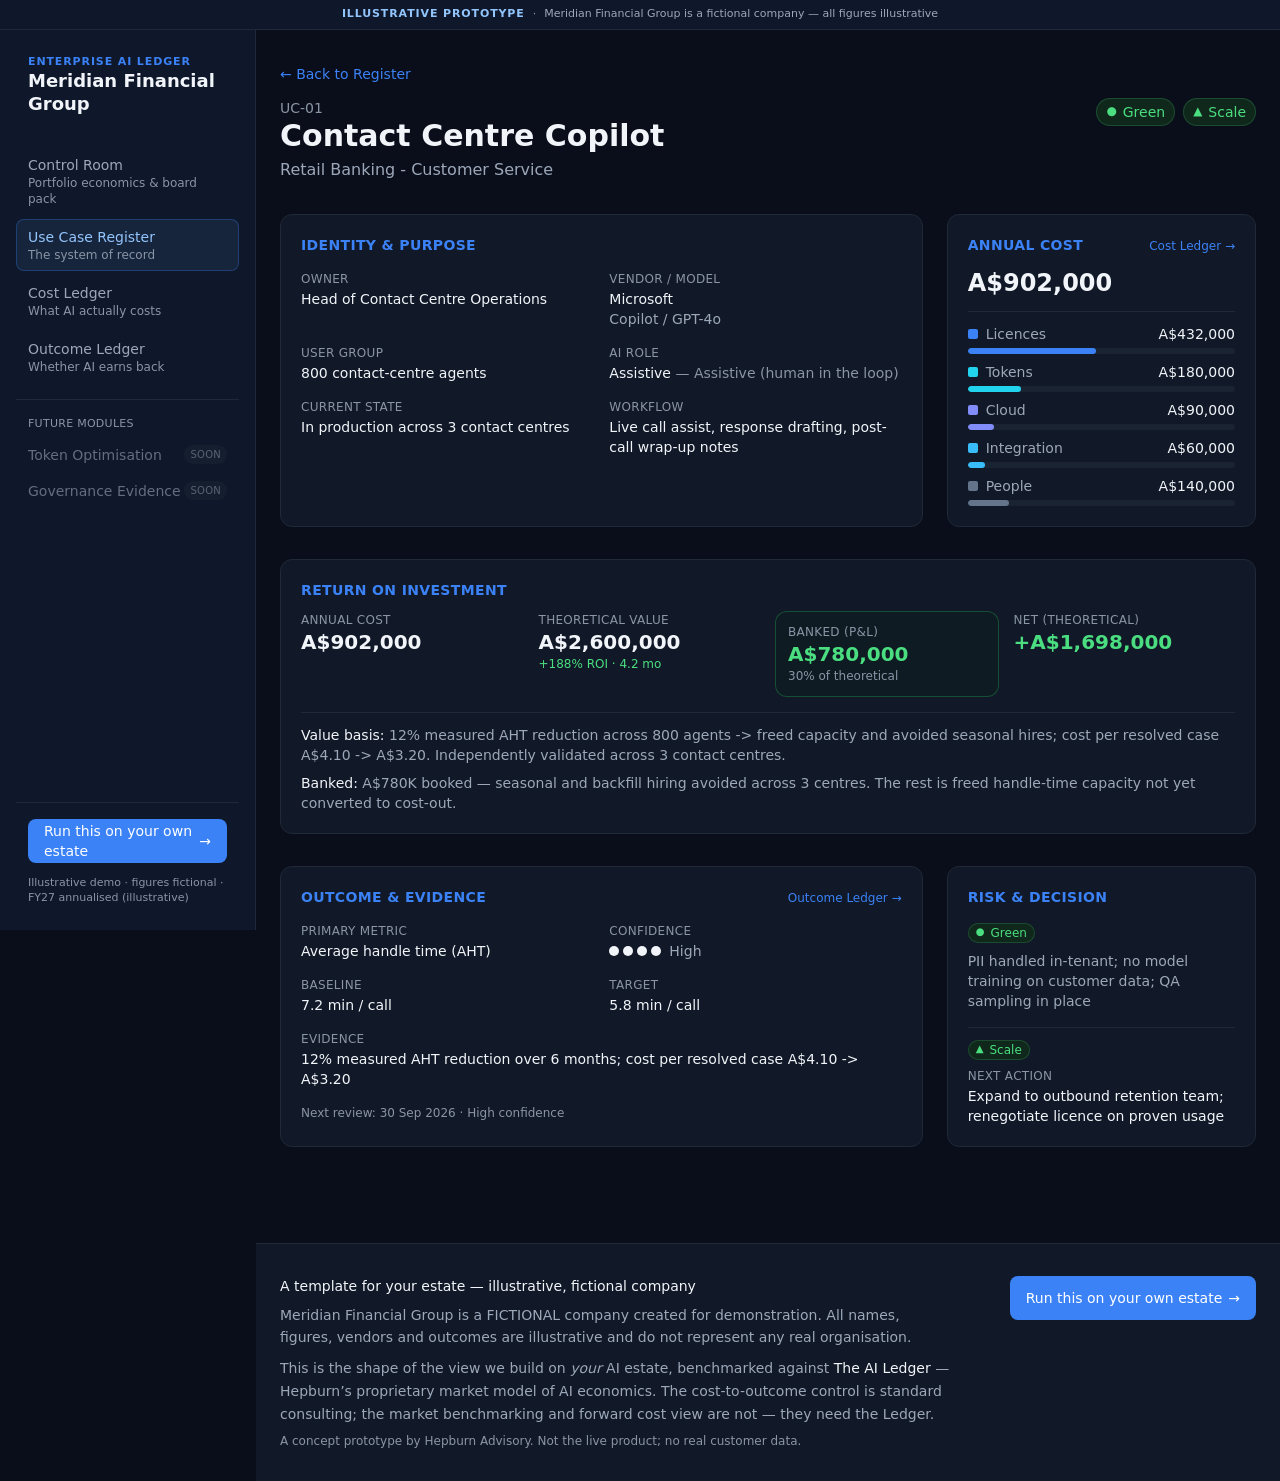
<file: register/UC-01/index.html>
<!DOCTYPE html><html lang="en-AU" class="__variable_f367f3"><head><meta charSet="utf-8"/><meta name="viewport" content="width=device-width, initial-scale=1"/><link rel="preload" href="/_next/static/media/e4af272ccee01ff0-s.p.woff2" as="font" crossorigin="" type="font/woff2"/><link rel="stylesheet" href="/_next/static/css/af6b7292f697ced3.css" data-precedence="next"/><link rel="preload" as="script" fetchPriority="low" href="/_next/static/chunks/webpack-c21a482aad66ec4e.js"/><script src="/_next/static/chunks/fd9d1056-d365d4919d5d6712.js" async=""></script><script src="/_next/static/chunks/117-23e4eb5be2542c7d.js" async=""></script><script src="/_next/static/chunks/main-app-dd6440d88523975c.js" async=""></script><script src="/_next/static/chunks/972-4966492bc3ce2423.js" async=""></script><script src="/_next/static/chunks/app/register/%5Bid%5D/page-882bd111ed1e7f88.js" async=""></script><script src="/_next/static/chunks/app/layout-6d34e2d3f3e8c4b6.js" async=""></script><title>Contact Centre Copilot (UC-01) — Enterprise AI Ledger</title><meta name="description" content="Retail Banking - Customer Service · Live call assist, response drafting, post-call wrap-up notes. Illustrative demo."/><meta name="next-size-adjust"/><script src="/_next/static/chunks/polyfills-42372ed130431b0a.js" noModule=""></script></head><body class="min-h-screen antialiased"><div class="flex flex-wrap items-center justify-center gap-x-2 gap-y-0.5 border-b border-border bg-nav-bg px-4 py-1.5 text-center text-[11px] text-ink-muted print:hidden"><span class="eyebrow font-semibold text-accent-text">Illustrative prototype</span><span class="text-ink-faint">·</span><span>Meridian Financial Group<!-- --> is a fictional company — all figures illustrative</span></div><div class="min-h-screen lg:grid lg:grid-cols-[16rem_1fr]"><aside class="sticky top-0 hidden h-screen flex-col border-r border-border bg-nav-bg px-4 py-6 lg:flex"><div class="px-3"><a class="block" href="/"><span class="block text-[11px] font-semibold uppercase tracking-[0.08em] text-accent">Enterprise AI Ledger</span><span class="block text-lg font-semibold leading-tight text-ink">Meridian Financial Group</span></a></div><div class="mt-8 flex-1 overflow-y-auto"><nav class="space-y-1" aria-label="Primary"><a class="block rounded-control px-3 py-2 text-ink-muted hover:bg-surface-muted hover:text-ink" href="/"><span class="block text-sm font-medium">Control Room</span><span class="block text-xs text-ink-faint">Portfolio economics &amp; board pack</span></a><a aria-current="page" class="block rounded-control px-3 py-2 bg-accent-soft text-accent-text ring-1 ring-inset ring-accent/30" href="/register/"><span class="block text-sm font-medium">Use Case Register</span><span class="block text-xs text-ink-faint">The system of record</span></a><a class="block rounded-control px-3 py-2 text-ink-muted hover:bg-surface-muted hover:text-ink" href="/cost/"><span class="block text-sm font-medium">Cost Ledger</span><span class="block text-xs text-ink-faint">What AI actually costs</span></a><a class="block rounded-control px-3 py-2 text-ink-muted hover:bg-surface-muted hover:text-ink" href="/outcome/"><span class="block text-sm font-medium">Outcome Ledger</span><span class="block text-xs text-ink-faint">Whether AI earns back</span></a><div class="!mt-4 border-t border-border pt-4"><p class="px-3 pb-1 text-[11px] font-medium uppercase tracking-wide text-ink-faint">Future modules</p><div class="flex cursor-not-allowed items-center justify-between rounded-control px-3 py-2 opacity-60" title="Coming in platform — not part of this prototype" aria-disabled="true"><span class="text-sm text-ink-muted">Token Optimisation</span><span class="rounded-chip bg-surface-muted px-1.5 py-0.5 text-[10px] uppercase tracking-wide text-ink-faint">Soon</span></div><div class="flex cursor-not-allowed items-center justify-between rounded-control px-3 py-2 opacity-60" title="Coming in platform — not part of this prototype" aria-disabled="true"><span class="text-sm text-ink-muted">Governance Evidence</span><span class="rounded-chip bg-surface-muted px-1.5 py-0.5 text-[10px] uppercase tracking-wide text-ink-faint">Soon</span></div></div></nav></div><div class="mt-6 space-y-3 border-t border-border px-3 pt-4"><a href="https://hepburnadvisory.com.au" target="_blank" rel="noopener noreferrer" class="inline-flex min-h-[44px] items-center gap-1.5 rounded-control px-4 text-sm font-medium transition-colors bg-accent text-white hover:bg-accent-hover w-full justify-center">Run this on your own estate<span aria-hidden="true">→</span></a><p class="text-[11px] leading-snug text-ink-faint">Illustrative demo · figures fictional · <!-- -->FY27 annualised (illustrative)</p></div></aside><div class="flex min-h-screen flex-col"><header class="sticky top-0 z-20 flex items-center justify-between gap-3 border-b border-border bg-nav-bg/95 px-4 py-3 backdrop-blur lg:hidden"><div class="min-w-0"><a class="block" href="/"><span class="block text-[11px] font-semibold uppercase tracking-[0.08em] text-accent">Enterprise AI Ledger</span><span class="block text-lg font-semibold leading-tight text-ink">Meridian Financial Group</span></a></div><button type="button" aria-expanded="false" aria-controls="mobile-nav" class="inline-flex min-h-[44px] items-center rounded-control border border-border px-4 text-sm font-medium text-ink active:bg-surface-muted">Menu</button></header><main class="flex-1"><div class="mx-auto max-w-6xl px-4 py-8 sm:px-6"><article class="space-y-8"><div><a class="text-sm text-accent hover:underline print:hidden" href="/register/">← Back to Register</a><div class="mt-3 flex flex-col gap-4 sm:flex-row sm:items-start sm:justify-between"><div><p class="tabular text-sm text-ink-faint">UC-01</p><h1 class="text-2xl font-semibold text-ink sm:text-3xl">Contact Centre Copilot</h1><p class="mt-1 text-ink-muted">Retail Banking - Customer Service</p></div><div class="flex flex-wrap items-center gap-2"><span class="inline-flex items-center gap-1.5 whitespace-nowrap rounded-chip font-medium ring-1 ring-inset bg-status-green-soft text-status-green-fg ring-status-green-fg/20 px-2.5 py-1 text-sm" title="Risk: Green" aria-label="Risk: Green"><span aria-hidden="true" class="text-[0.85em] leading-none">●</span>Green</span><span class="inline-flex items-center gap-1.5 whitespace-nowrap rounded-chip font-medium ring-1 ring-inset bg-status-green-soft text-status-green-fg ring-status-green-fg/20 px-2.5 py-1 text-sm" title="Decision: Scale" aria-label="Decision: Scale"><span aria-hidden="true" class="text-[0.85em] leading-none">▲</span>Scale</span></div></div></div><div class="grid gap-6 lg:grid-cols-3"><section class="space-y-4 rounded-card border border-border bg-surface p-5 lg:col-span-2"><h2 class="text-sm font-semibold uppercase tracking-wide text-accent">Identity &amp; purpose</h2><dl class="grid grid-cols-1 gap-4 sm:grid-cols-2"><div><dt class="text-xs font-medium uppercase tracking-wide text-ink-faint">Owner</dt><dd class="mt-0.5 text-sm text-ink">Head of Contact Centre Operations</dd></div><div><dt class="text-xs font-medium uppercase tracking-wide text-ink-faint">Vendor / model</dt><dd class="mt-0.5 text-sm text-ink">Microsoft<span class="block text-ink-muted">Copilot / GPT-4o</span></dd></div><div><dt class="text-xs font-medium uppercase tracking-wide text-ink-faint">User group</dt><dd class="mt-0.5 text-sm text-ink">800 contact-centre agents</dd></div><div><dt class="text-xs font-medium uppercase tracking-wide text-ink-faint">AI role</dt><dd class="mt-0.5 text-sm text-ink">Assistive<!-- --> <span class="text-ink-faint">— <!-- -->Assistive (human in the loop)</span></dd></div><div><dt class="text-xs font-medium uppercase tracking-wide text-ink-faint">Current state</dt><dd class="mt-0.5 text-sm text-ink">In production across 3 contact centres</dd></div><div><dt class="text-xs font-medium uppercase tracking-wide text-ink-faint">Workflow</dt><dd class="mt-0.5 text-sm text-ink">Live call assist, response drafting, post-call wrap-up notes</dd></div></dl></section><section class="space-y-3 rounded-card border border-border bg-surface p-5"><div class="flex items-baseline justify-between"><h2 class="text-sm font-semibold uppercase tracking-wide text-accent">Annual cost</h2><a class="text-xs text-accent hover:underline print:hidden" href="/cost/">Cost Ledger →</a></div><p class="tabular text-2xl font-semibold text-ink">A$902,000</p><ul class="space-y-2 border-t border-border pt-3"><li><div class="flex items-center justify-between text-sm"><span class="flex items-center gap-2 text-ink-muted"><span aria-hidden="true" class="h-2.5 w-2.5 rounded-sm" style="background-color:#3B82F6"></span>Licences</span><span class="tabular font-medium text-ink">A$432,000</span></div><div class="mt-1 h-1.5 overflow-hidden rounded-full bg-surface-muted"><div class="h-full rounded-full" style="width:47.893569844789354%;background-color:#3B82F6"></div></div></li><li><div class="flex items-center justify-between text-sm"><span class="flex items-center gap-2 text-ink-muted"><span aria-hidden="true" class="h-2.5 w-2.5 rounded-sm" style="background-color:#22D3EE"></span>Tokens</span><span class="tabular font-medium text-ink">A$180,000</span></div><div class="mt-1 h-1.5 overflow-hidden rounded-full bg-surface-muted"><div class="h-full rounded-full" style="width:19.955654101995567%;background-color:#22D3EE"></div></div></li><li><div class="flex items-center justify-between text-sm"><span class="flex items-center gap-2 text-ink-muted"><span aria-hidden="true" class="h-2.5 w-2.5 rounded-sm" style="background-color:#818CF8"></span>Cloud</span><span class="tabular font-medium text-ink">A$90,000</span></div><div class="mt-1 h-1.5 overflow-hidden rounded-full bg-surface-muted"><div class="h-full rounded-full" style="width:9.977827050997783%;background-color:#818CF8"></div></div></li><li><div class="flex items-center justify-between text-sm"><span class="flex items-center gap-2 text-ink-muted"><span aria-hidden="true" class="h-2.5 w-2.5 rounded-sm" style="background-color:#38BDF8"></span>Integration</span><span class="tabular font-medium text-ink">A$60,000</span></div><div class="mt-1 h-1.5 overflow-hidden rounded-full bg-surface-muted"><div class="h-full rounded-full" style="width:6.651884700665188%;background-color:#38BDF8"></div></div></li><li><div class="flex items-center justify-between text-sm"><span class="flex items-center gap-2 text-ink-muted"><span aria-hidden="true" class="h-2.5 w-2.5 rounded-sm" style="background-color:#64748B"></span>People</span><span class="tabular font-medium text-ink">A$140,000</span></div><div class="mt-1 h-1.5 overflow-hidden rounded-full bg-surface-muted"><div class="h-full rounded-full" style="width:15.521064301552107%;background-color:#64748B"></div></div></li></ul></section></div><section class="rounded-card border border-border bg-surface p-5"><h2 class="text-sm font-semibold uppercase tracking-wide text-accent">Return on investment</h2><div class="mt-3 grid grid-cols-2 gap-4 sm:grid-cols-4"><div><p class="text-xs uppercase tracking-wide text-ink-faint">Annual cost</p><p class="tabular text-xl font-semibold text-ink">A$902,000</p></div><div><p class="text-xs uppercase tracking-wide text-ink-faint">Theoretical value</p><p class="tabular text-xl font-semibold text-ink">A$2,600,000</p><p class="tabular text-xs text-status-green-fg">+<!-- -->188<!-- -->% ROI<!-- --> · 4.2 mo</p></div><div class="rounded-card border border-status-green-solid/30 bg-status-green-soft/30 p-3 -m-px"><p class="text-xs uppercase tracking-wide text-ink-faint">Banked (P&amp;L)</p><p class="tabular text-xl font-semibold text-status-green-fg">A$780,000</p><p class="text-xs text-ink-faint">30% of theoretical</p></div><div><p class="text-xs uppercase tracking-wide text-ink-faint">Net (theoretical)</p><p class="tabular text-xl font-semibold text-status-green-fg">+<!-- -->A$1,698,000</p></div></div><div class="mt-4 space-y-2 border-t border-border pt-3 text-sm text-ink-muted"><p><span class="font-medium text-ink">Value basis: </span>12% measured AHT reduction across 800 agents -&gt; freed capacity and avoided seasonal hires; cost per resolved case A$4.10 -&gt; A$3.20. Independently validated across 3 contact centres.</p><p><span class="font-medium text-ink">Banked: </span>A$780K booked — seasonal and backfill hiring avoided across 3 centres. The rest is freed handle-time capacity not yet converted to cost-out.</p></div></section><div class="grid gap-6 lg:grid-cols-3"><section class="space-y-4 rounded-card border border-border bg-surface p-5 lg:col-span-2"><div class="flex items-baseline justify-between"><h2 class="text-sm font-semibold uppercase tracking-wide text-accent">Outcome &amp; evidence</h2><a class="text-xs text-accent hover:underline print:hidden" href="/outcome/">Outcome Ledger →</a></div><dl class="grid grid-cols-1 gap-4 sm:grid-cols-2"><div><dt class="text-xs font-medium uppercase tracking-wide text-ink-faint">Primary metric</dt><dd class="mt-0.5 text-sm text-ink">Average handle time (AHT)</dd></div><div><dt class="text-xs font-medium uppercase tracking-wide text-ink-faint">Confidence</dt><dd class="mt-0.5 text-sm text-ink"><span class="inline-flex items-center gap-2" title="Outcome confidence: High" aria-label="Outcome confidence: High"><span aria-hidden="true" class="inline-flex items-center gap-1"><span class="h-2.5 w-2.5 rounded-full bg-ink"></span><span class="h-2.5 w-2.5 rounded-full bg-ink"></span><span class="h-2.5 w-2.5 rounded-full bg-ink"></span><span class="h-2.5 w-2.5 rounded-full bg-ink"></span></span><span class="text-sm text-ink-muted">High</span></span></dd></div><div><dt class="text-xs font-medium uppercase tracking-wide text-ink-faint">Baseline</dt><dd class="mt-0.5 text-sm text-ink">7.2 min / call</dd></div><div><dt class="text-xs font-medium uppercase tracking-wide text-ink-faint">Target</dt><dd class="mt-0.5 text-sm text-ink">5.8 min / call</dd></div></dl><div><dt class="text-xs font-medium uppercase tracking-wide text-ink-faint">Evidence</dt><dd class="mt-0.5 text-sm text-ink">12% measured AHT reduction over 6 months; cost per resolved case A$4.10 -&gt; A$3.20</dd></div><p class="text-xs text-ink-faint">Next review: <!-- -->30 Sep 2026<!-- --> ·<!-- --> <!-- -->High<!-- --> confidence</p></section><section class="space-y-4 rounded-card border border-border bg-surface p-5"><h2 class="text-sm font-semibold uppercase tracking-wide text-accent">Risk &amp; decision</h2><div class="space-y-2"><div class="flex items-center gap-2"><span class="inline-flex items-center gap-1.5 whitespace-nowrap rounded-chip font-medium ring-1 ring-inset bg-status-green-soft text-status-green-fg ring-status-green-fg/20 px-2 py-0.5 text-xs" title="Risk: Green" aria-label="Risk: Green"><span aria-hidden="true" class="text-[0.85em] leading-none">●</span>Green</span></div><p class="text-sm text-ink-muted">PII handled in-tenant; no model training on customer data; QA sampling in place</p></div><div class="space-y-2 border-t border-border pt-3"><div class="flex items-center gap-2"><span class="inline-flex items-center gap-1.5 whitespace-nowrap rounded-chip font-medium ring-1 ring-inset bg-status-green-soft text-status-green-fg ring-status-green-fg/20 px-2 py-0.5 text-xs" title="Decision: Scale" aria-label="Decision: Scale"><span aria-hidden="true" class="text-[0.85em] leading-none">▲</span>Scale</span></div><div><dt class="text-xs font-medium uppercase tracking-wide text-ink-faint">Next action</dt><dd class="mt-0.5 text-sm text-ink">Expand to outbound retention team; renegotiate licence on proven usage</dd></div></div></section></div></article></div><footer class="mt-16 border-t border-border bg-surface px-4 py-8 sm:px-6 print:mt-8"><div class="mx-auto flex max-w-6xl flex-col gap-6 sm:flex-row sm:items-start sm:justify-between"><div class="max-w-2xl space-y-2"><p class="text-sm font-medium text-ink">A template for your estate — illustrative, fictional company</p><p class="text-sm leading-relaxed text-ink-muted">Meridian Financial Group is a FICTIONAL company created for demonstration. All names, figures, vendors and outcomes are illustrative and do not represent any real organisation.</p><p class="text-sm leading-relaxed text-ink-muted">This is the shape of the view we build on <em>your</em> AI estate, benchmarked against <strong class="font-medium text-ink">The AI Ledger</strong> — Hepburn’s proprietary market model of AI economics. The cost-to-outcome control is standard consulting; the market benchmarking and forward cost view are not — they need the Ledger.</p><p class="text-xs text-ink-faint">A concept prototype by Hepburn Advisory. Not the live product; no real customer data.</p></div><div class="shrink-0 print:hidden"><a href="https://hepburnadvisory.com.au" target="_blank" rel="noopener noreferrer" class="inline-flex min-h-[44px] items-center gap-1.5 rounded-control px-4 text-sm font-medium transition-colors bg-accent text-white hover:bg-accent-hover ">Run this on your own estate<span aria-hidden="true">→</span></a></div></div></footer></main></div></div><script src="/_next/static/chunks/webpack-c21a482aad66ec4e.js" async=""></script><script>(self.__next_f=self.__next_f||[]).push([0]);self.__next_f.push([2,null])</script><script>self.__next_f.push([1,"1:HL[\"/_next/static/media/e4af272ccee01ff0-s.p.woff2\",\"font\",{\"crossOrigin\":\"\",\"type\":\"font/woff2\"}]\n2:HL[\"/_next/static/css/af6b7292f697ced3.css\",\"style\"]\n"])</script><script>self.__next_f.push([1,"3:I[2846,[],\"\"]\n5:I[2972,[\"972\",\"static/chunks/972-4966492bc3ce2423.js\",\"243\",\"static/chunks/app/register/%5Bid%5D/page-882bd111ed1e7f88.js\"],\"\"]\n6:I[4707,[],\"\"]\n8:I[6423,[],\"\"]\n9:I[2782,[\"972\",\"static/chunks/972-4966492bc3ce2423.js\",\"185\",\"static/chunks/app/layout-6d34e2d3f3e8c4b6.js\"],\"AppShell\"]\nb:I[1060,[],\"\"]\n7:[\"id\",\"UC-01\",\"d\"]\nc:[]\n"])</script><script>self.__next_f.push([1,"0:[\"$\",\"$L3\",null,{\"buildId\":\"36_RPcGyqPi8aSyQdGFsS\",\"assetPrefix\":\"\",\"urlParts\":[\"\",\"register\",\"UC-01\",\"\"],\"initialTree\":[\"\",{\"children\":[\"register\",{\"children\":[[\"id\",\"UC-01\",\"d\"],{\"children\":[\"__PAGE__?{\\\"id\\\":\\\"UC-01\\\"}\",{}]}]}]},\"$undefined\",\"$undefined\",true],\"initialSeedData\":[\"\",{\"children\":[\"register\",{\"children\":[[\"id\",\"UC-01\",\"d\"],{\"children\":[\"__PAGE__\",{},[[\"$L4\",[\"$\",\"div\",null,{\"className\":\"mx-auto max-w-6xl px-4 py-8 sm:px-6\",\"children\":[\"$\",\"article\",null,{\"className\":\"space-y-8\",\"children\":[[\"$\",\"div\",null,{\"children\":[[\"$\",\"$L5\",null,{\"href\":\"/register\",\"className\":\"text-sm text-accent hover:underline print:hidden\",\"children\":\"← Back to Register\"}],[\"$\",\"div\",null,{\"className\":\"mt-3 flex flex-col gap-4 sm:flex-row sm:items-start sm:justify-between\",\"children\":[[\"$\",\"div\",null,{\"children\":[[\"$\",\"p\",null,{\"className\":\"tabular text-sm text-ink-faint\",\"children\":\"UC-01\"}],[\"$\",\"h1\",null,{\"className\":\"text-2xl font-semibold text-ink sm:text-3xl\",\"children\":\"Contact Centre Copilot\"}],[\"$\",\"p\",null,{\"className\":\"mt-1 text-ink-muted\",\"children\":\"Retail Banking - Customer Service\"}]]}],[\"$\",\"div\",null,{\"className\":\"flex flex-wrap items-center gap-2\",\"children\":[[\"$\",\"span\",null,{\"className\":\"inline-flex items-center gap-1.5 whitespace-nowrap rounded-chip font-medium ring-1 ring-inset bg-status-green-soft text-status-green-fg ring-status-green-fg/20 px-2.5 py-1 text-sm\",\"title\":\"Risk: Green\",\"aria-label\":\"Risk: Green\",\"children\":[[\"$\",\"span\",null,{\"aria-hidden\":\"true\",\"className\":\"text-[0.85em] leading-none\",\"children\":\"●\"}],\"Green\"]}],[\"$\",\"span\",null,{\"className\":\"inline-flex items-center gap-1.5 whitespace-nowrap rounded-chip font-medium ring-1 ring-inset bg-status-green-soft text-status-green-fg ring-status-green-fg/20 px-2.5 py-1 text-sm\",\"title\":\"Decision: Scale\",\"aria-label\":\"Decision: Scale\",\"children\":[[\"$\",\"span\",null,{\"aria-hidden\":\"true\",\"className\":\"text-[0.85em] leading-none\",\"children\":\"▲\"}],\"Scale\"]}]]}]]}]]}],[\"$\",\"div\",null,{\"className\":\"grid gap-6 lg:grid-cols-3\",\"children\":[[\"$\",\"section\",null,{\"className\":\"space-y-4 rounded-card border border-border bg-surface p-5 lg:col-span-2\",\"children\":[[\"$\",\"h2\",null,{\"className\":\"text-sm font-semibold uppercase tracking-wide text-accent\",\"children\":\"Identity \u0026 purpose\"}],[\"$\",\"dl\",null,{\"className\":\"grid grid-cols-1 gap-4 sm:grid-cols-2\",\"children\":[[\"$\",\"div\",null,{\"children\":[[\"$\",\"dt\",null,{\"className\":\"text-xs font-medium uppercase tracking-wide text-ink-faint\",\"children\":\"Owner\"}],[\"$\",\"dd\",null,{\"className\":\"mt-0.5 text-sm text-ink\",\"children\":\"Head of Contact Centre Operations\"}]]}],[\"$\",\"div\",null,{\"children\":[[\"$\",\"dt\",null,{\"className\":\"text-xs font-medium uppercase tracking-wide text-ink-faint\",\"children\":\"Vendor / model\"}],[\"$\",\"dd\",null,{\"className\":\"mt-0.5 text-sm text-ink\",\"children\":[\"Microsoft\",[\"$\",\"span\",null,{\"className\":\"block text-ink-muted\",\"children\":\"Copilot / GPT-4o\"}]]}]]}],[\"$\",\"div\",null,{\"children\":[[\"$\",\"dt\",null,{\"className\":\"text-xs font-medium uppercase tracking-wide text-ink-faint\",\"children\":\"User group\"}],[\"$\",\"dd\",null,{\"className\":\"mt-0.5 text-sm text-ink\",\"children\":\"800 contact-centre agents\"}]]}],[\"$\",\"div\",null,{\"children\":[[\"$\",\"dt\",null,{\"className\":\"text-xs font-medium uppercase tracking-wide text-ink-faint\",\"children\":\"AI role\"}],[\"$\",\"dd\",null,{\"className\":\"mt-0.5 text-sm text-ink\",\"children\":[\"Assistive\",\" \",[\"$\",\"span\",null,{\"className\":\"text-ink-faint\",\"children\":[\"— \",\"Assistive (human in the loop)\"]}]]}]]}],[\"$\",\"div\",null,{\"children\":[[\"$\",\"dt\",null,{\"className\":\"text-xs font-medium uppercase tracking-wide text-ink-faint\",\"children\":\"Current state\"}],[\"$\",\"dd\",null,{\"className\":\"mt-0.5 text-sm text-ink\",\"children\":\"In production across 3 contact centres\"}]]}],[\"$\",\"div\",null,{\"children\":[[\"$\",\"dt\",null,{\"className\":\"text-xs font-medium uppercase tracking-wide text-ink-faint\",\"children\":\"Workflow\"}],[\"$\",\"dd\",null,{\"className\":\"mt-0.5 text-sm text-ink\",\"children\":\"Live call assist, response drafting, post-call wrap-up notes\"}]]}]]}]]}],[\"$\",\"section\",null,{\"className\":\"space-y-3 rounded-card border border-border bg-surface p-5\",\"children\":[[\"$\",\"div\",null,{\"className\":\"flex items-baseline justify-between\",\"children\":[[\"$\",\"h2\",null,{\"className\":\"text-sm font-semibold uppercase tracking-wide text-accent\",\"children\":\"Annual cost\"}],[\"$\",\"$L5\",null,{\"href\":\"/cost\",\"className\":\"text-xs text-accent hover:underline print:hidden\",\"children\":\"Cost Ledger →\"}]]}],[\"$\",\"p\",null,{\"className\":\"tabular text-2xl font-semibold text-ink\",\"children\":\"A$902,000\"}],[\"$\",\"ul\",null,{\"className\":\"space-y-2 border-t border-border pt-3\",\"children\":[[\"$\",\"li\",\"licences\",{\"children\":[[\"$\",\"div\",null,{\"className\":\"flex items-center justify-between text-sm\",\"children\":[[\"$\",\"span\",null,{\"className\":\"flex items-center gap-2 text-ink-muted\",\"children\":[[\"$\",\"span\",null,{\"aria-hidden\":\"true\",\"className\":\"h-2.5 w-2.5 rounded-sm\",\"style\":{\"backgroundColor\":\"#3B82F6\"}}],\"Licences\"]}],[\"$\",\"span\",null,{\"className\":\"tabular font-medium text-ink\",\"children\":\"A$432,000\"}]]}],[\"$\",\"div\",null,{\"className\":\"mt-1 h-1.5 overflow-hidden rounded-full bg-surface-muted\",\"children\":[\"$\",\"div\",null,{\"className\":\"h-full rounded-full\",\"style\":{\"width\":\"47.893569844789354%\",\"backgroundColor\":\"#3B82F6\"}}]}]]}],[\"$\",\"li\",\"tokens\",{\"children\":[[\"$\",\"div\",null,{\"className\":\"flex items-center justify-between text-sm\",\"children\":[[\"$\",\"span\",null,{\"className\":\"flex items-center gap-2 text-ink-muted\",\"children\":[[\"$\",\"span\",null,{\"aria-hidden\":\"true\",\"className\":\"h-2.5 w-2.5 rounded-sm\",\"style\":{\"backgroundColor\":\"#22D3EE\"}}],\"Tokens\"]}],[\"$\",\"span\",null,{\"className\":\"tabular font-medium text-ink\",\"children\":\"A$180,000\"}]]}],[\"$\",\"div\",null,{\"className\":\"mt-1 h-1.5 overflow-hidden rounded-full bg-surface-muted\",\"children\":[\"$\",\"div\",null,{\"className\":\"h-full rounded-full\",\"style\":{\"width\":\"19.955654101995567%\",\"backgroundColor\":\"#22D3EE\"}}]}]]}],[\"$\",\"li\",\"cloud\",{\"children\":[[\"$\",\"div\",null,{\"className\":\"flex items-center justify-between text-sm\",\"children\":[[\"$\",\"span\",null,{\"className\":\"flex items-center gap-2 text-ink-muted\",\"children\":[[\"$\",\"span\",null,{\"aria-hidden\":\"true\",\"className\":\"h-2.5 w-2.5 rounded-sm\",\"style\":{\"backgroundColor\":\"#818CF8\"}}],\"Cloud\"]}],[\"$\",\"span\",null,{\"className\":\"tabular font-medium text-ink\",\"children\":\"A$90,000\"}]]}],[\"$\",\"div\",null,{\"className\":\"mt-1 h-1.5 overflow-hidden rounded-full bg-surface-muted\",\"children\":[\"$\",\"div\",null,{\"className\":\"h-full rounded-full\",\"style\":{\"width\":\"9.977827050997783%\",\"backgroundColor\":\"#818CF8\"}}]}]]}],[\"$\",\"li\",\"integration\",{\"children\":[[\"$\",\"div\",null,{\"className\":\"flex items-center justify-between text-sm\",\"children\":[[\"$\",\"span\",null,{\"className\":\"flex items-center gap-2 text-ink-muted\",\"children\":[[\"$\",\"span\",null,{\"aria-hidden\":\"true\",\"className\":\"h-2.5 w-2.5 rounded-sm\",\"style\":{\"backgroundColor\":\"#38BDF8\"}}],\"Integration\"]}],[\"$\",\"span\",null,{\"className\":\"tabular font-medium text-ink\",\"children\":\"A$60,000\"}]]}],[\"$\",\"div\",null,{\"className\":\"mt-1 h-1.5 overflow-hidden rounded-full bg-surface-muted\",\"children\":[\"$\",\"div\",null,{\"className\":\"h-full rounded-full\",\"style\":{\"width\":\"6.651884700665188%\",\"backgroundColor\":\"#38BDF8\"}}]}]]}],[\"$\",\"li\",\"people\",{\"children\":[[\"$\",\"div\",null,{\"className\":\"flex items-center justify-between text-sm\",\"children\":[[\"$\",\"span\",null,{\"className\":\"flex items-center gap-2 text-ink-muted\",\"children\":[[\"$\",\"span\",null,{\"aria-hidden\":\"true\",\"className\":\"h-2.5 w-2.5 rounded-sm\",\"style\":{\"backgroundColor\":\"#64748B\"}}],\"People\"]}],[\"$\",\"span\",null,{\"className\":\"tabular font-medium text-ink\",\"children\":\"A$140,000\"}]]}],[\"$\",\"div\",null,{\"className\":\"mt-1 h-1.5 overflow-hidden rounded-full bg-surface-muted\",\"children\":[\"$\",\"div\",null,{\"className\":\"h-full rounded-full\",\"style\":{\"width\":\"15.521064301552107%\",\"backgroundColor\":\"#64748B\"}}]}]]}]]}]]}]]}],[\"$\",\"section\",null,{\"className\":\"rounded-card border border-border bg-surface p-5\",\"children\":[[\"$\",\"h2\",null,{\"className\":\"text-sm font-semibold uppercase tracking-wide text-accent\",\"children\":\"Return on investment\"}],[\"$\",\"div\",null,{\"className\":\"mt-3 grid grid-cols-2 gap-4 sm:grid-cols-4\",\"children\":[[\"$\",\"div\",null,{\"children\":[[\"$\",\"p\",null,{\"className\":\"text-xs uppercase tracking-wide text-ink-faint\",\"children\":\"Annual cost\"}],[\"$\",\"p\",null,{\"className\":\"tabular text-xl font-semibold text-ink\",\"children\":\"A$902,000\"}]]}],[\"$\",\"div\",null,{\"children\":[[\"$\",\"p\",null,{\"className\":\"text-xs uppercase tracking-wide text-ink-faint\",\"children\":\"Theoretical value\"}],[\"$\",\"p\",null,{\"className\":\"tabular text-xl font-semibold text-ink\",\"children\":\"A$2,600,000\"}],[\"$\",\"p\",null,{\"className\":\"tabular text-xs text-status-green-fg\",\"children\":[\"+\",188,\"% ROI\",\" · 4.2 mo\"]}]]}],[\"$\",\"div\",null,{\"className\":\"rounded-card border border-status-green-solid/30 bg-status-green-soft/30 p-3 -m-px\",\"children\":[[\"$\",\"p\",null,{\"className\":\"text-xs uppercase tracking-wide text-ink-faint\",\"children\":\"Banked (P\u0026L)\"}],[\"$\",\"p\",null,{\"className\":\"tabular text-xl font-semibold text-status-green-fg\",\"children\":\"A$780,000\"}],[\"$\",\"p\",null,{\"className\":\"text-xs text-ink-faint\",\"children\":\"30% of theoretical\"}]]}],[\"$\",\"div\",null,{\"children\":[[\"$\",\"p\",null,{\"className\":\"text-xs uppercase tracking-wide text-ink-faint\",\"children\":\"Net (theoretical)\"}],[\"$\",\"p\",null,{\"className\":\"tabular text-xl font-semibold text-status-green-fg\",\"children\":[\"+\",\"A$1,698,000\"]}]]}]]}],[\"$\",\"div\",null,{\"className\":\"mt-4 space-y-2 border-t border-border pt-3 text-sm text-ink-muted\",\"children\":[[\"$\",\"p\",null,{\"children\":[[\"$\",\"span\",null,{\"className\":\"font-medium text-ink\",\"children\":\"Value basis: \"}],\"12% measured AHT reduction across 800 agents -\u003e freed capacity and avoided seasonal hires; cost per resolved case A$4.10 -\u003e A$3.20. Independently validated across 3 contact centres.\"]}],[\"$\",\"p\",null,{\"children\":[[\"$\",\"span\",null,{\"className\":\"font-medium text-ink\",\"children\":\"Banked: \"}],\"A$780K booked — seasonal and backfill hiring avoided across 3 centres. The rest is freed handle-time capacity not yet converted to cost-out.\"]}]]}]]}],[\"$\",\"div\",null,{\"className\":\"grid gap-6 lg:grid-cols-3\",\"children\":[[\"$\",\"section\",null,{\"className\":\"space-y-4 rounded-card border border-border bg-surface p-5 lg:col-span-2\",\"children\":[[\"$\",\"div\",null,{\"className\":\"flex items-baseline justify-between\",\"children\":[[\"$\",\"h2\",null,{\"className\":\"text-sm font-semibold uppercase tracking-wide text-accent\",\"children\":\"Outcome \u0026 evidence\"}],[\"$\",\"$L5\",null,{\"href\":\"/outcome\",\"className\":\"text-xs text-accent hover:underline print:hidden\",\"children\":\"Outcome Ledger →\"}]]}],[\"$\",\"dl\",null,{\"className\":\"grid grid-cols-1 gap-4 sm:grid-cols-2\",\"children\":[[\"$\",\"div\",null,{\"children\":[[\"$\",\"dt\",null,{\"className\":\"text-xs font-medium uppercase tracking-wide text-ink-faint\",\"children\":\"Primary metric\"}],[\"$\",\"dd\",null,{\"className\":\"mt-0.5 text-sm text-ink\",\"children\":\"Average handle time (AHT)\"}]]}],[\"$\",\"div\",null,{\"children\":[[\"$\",\"dt\",null,{\"className\":\"text-xs font-medium uppercase tracking-wide text-ink-faint\",\"children\":\"Confidence\"}],[\"$\",\"dd\",null,{\"className\":\"mt-0.5 text-sm text-ink\",\"children\":[\"$\",\"span\",null,{\"className\":\"inline-flex items-center gap-2\",\"title\":\"Outcome confidence: High\",\"aria-label\":\"Outcome confidence: High\",\"children\":[[\"$\",\"span\",null,{\"aria-hidden\":\"true\",\"className\":\"inline-flex items-center gap-1\",\"children\":[[\"$\",\"span\",\"0\",{\"className\":\"h-2.5 w-2.5 rounded-full bg-ink\"}],[\"$\",\"span\",\"1\",{\"className\":\"h-2.5 w-2.5 rounded-full bg-ink\"}],[\"$\",\"span\",\"2\",{\"className\":\"h-2.5 w-2.5 rounded-full bg-ink\"}],[\"$\",\"span\",\"3\",{\"className\":\"h-2.5 w-2.5 rounded-full bg-ink\"}]]}],[\"$\",\"span\",null,{\"className\":\"text-sm text-ink-muted\",\"children\":\"High\"}]]}]}]]}],[\"$\",\"div\",null,{\"children\":[[\"$\",\"dt\",null,{\"className\":\"text-xs font-medium uppercase tracking-wide text-ink-faint\",\"children\":\"Baseline\"}],[\"$\",\"dd\",null,{\"className\":\"mt-0.5 text-sm text-ink\",\"children\":\"7.2 min / call\"}]]}],[\"$\",\"div\",null,{\"children\":[[\"$\",\"dt\",null,{\"className\":\"text-xs font-medium uppercase tracking-wide text-ink-faint\",\"children\":\"Target\"}],[\"$\",\"dd\",null,{\"className\":\"mt-0.5 text-sm text-ink\",\"children\":\"5.8 min / call\"}]]}]]}],[\"$\",\"div\",null,{\"children\":[[\"$\",\"dt\",null,{\"className\":\"text-xs font-medium uppercase tracking-wide text-ink-faint\",\"children\":\"Evidence\"}],[\"$\",\"dd\",null,{\"className\":\"mt-0.5 text-sm text-ink\",\"children\":\"12% measured AHT reduction over 6 months; cost per resolved case A$4.10 -\u003e A$3.20\"}]]}],[\"$\",\"p\",null,{\"className\":\"text-xs text-ink-faint\",\"children\":[\"Next review: \",\"30 Sep 2026\",\" ·\",\" \",\"High\",\" confidence\"]}]]}],[\"$\",\"section\",null,{\"className\":\"space-y-4 rounded-card border border-border bg-surface p-5\",\"children\":[[\"$\",\"h2\",null,{\"className\":\"text-sm font-semibold uppercase tracking-wide text-accent\",\"children\":\"Risk \u0026 decision\"}],[\"$\",\"div\",null,{\"className\":\"space-y-2\",\"children\":[[\"$\",\"div\",null,{\"className\":\"flex items-center gap-2\",\"children\":[\"$\",\"span\",null,{\"className\":\"inline-flex items-center gap-1.5 whitespace-nowrap rounded-chip font-medium ring-1 ring-inset bg-status-green-soft text-status-green-fg ring-status-green-fg/20 px-2 py-0.5 text-xs\",\"title\":\"Risk: Green\",\"aria-label\":\"Risk: Green\",\"children\":[[\"$\",\"span\",null,{\"aria-hidden\":\"true\",\"className\":\"text-[0.85em] leading-none\",\"children\":\"●\"}],\"Green\"]}]}],[\"$\",\"p\",null,{\"className\":\"text-sm text-ink-muted\",\"children\":\"PII handled in-tenant; no model training on customer data; QA sampling in place\"}]]}],[\"$\",\"div\",null,{\"className\":\"space-y-2 border-t border-border pt-3\",\"children\":[[\"$\",\"div\",null,{\"className\":\"flex items-center gap-2\",\"children\":[\"$\",\"span\",null,{\"className\":\"inline-flex items-center gap-1.5 whitespace-nowrap rounded-chip font-medium ring-1 ring-inset bg-status-green-soft text-status-green-fg ring-status-green-fg/20 px-2 py-0.5 text-xs\",\"title\":\"Decision: Scale\",\"aria-label\":\"Decision: Scale\",\"children\":[[\"$\",\"span\",null,{\"aria-hidden\":\"true\",\"className\":\"text-[0.85em] leading-none\",\"children\":\"▲\"}],\"Scale\"]}]}],[\"$\",\"div\",null,{\"children\":[[\"$\",\"dt\",null,{\"className\":\"text-xs font-medium uppercase tracking-wide text-ink-faint\",\"children\":\"Next action\"}],[\"$\",\"dd\",null,{\"className\":\"mt-0.5 text-sm text-ink\",\"children\":\"Expand to outbound retention team; renegotiate licence on proven usage\"}]]}]]}]]}]]}]]}]}],null],null],null]},[null,[\"$\",\"$L6\",null,{\"parallelRouterKey\":\"children\",\"segmentPath\":[\"children\",\"register\",\"children\",\"$7\",\"children\"],\"error\":\"$undefined\",\"errorStyles\":\"$undefined\",\"errorScripts\":\"$undefined\",\"template\":[\"$\",\"$L8\",null,{}],\"templateStyles\":\"$undefined\",\"templateScripts\":\"$undefined\",\"notFound\":\"$undefined\",\"notFoundStyles\":\"$undefined\"}]],null]},[null,[\"$\",\"$L6\",null,{\"parallelRouterKey\":\"children\",\"segmentPath\":[\"children\",\"register\",\"children\"],\"error\":\"$undefined\",\"errorStyles\":\"$undefined\",\"errorScripts\":\"$undefined\",\"template\":[\"$\",\"$L8\",null,{}],\"templateStyles\":\"$undefined\",\"templateScripts\":\"$undefined\",\"notFound\":\"$undefined\",\"notFoundStyles\":\"$undefined\"}]],null]},[[[[\"$\",\"link\",\"0\",{\"rel\":\"stylesheet\",\"href\":\"/_next/static/css/af6b7292f697ced3.css\",\"precedence\":\"next\",\"crossOrigin\":\"$undefined\"}]],[\"$\",\"html\",null,{\"lang\":\"en-AU\",\"className\":\"__variable_f367f3\",\"children\":[\"$\",\"body\",null,{\"className\":\"min-h-screen antialiased\",\"children\":[\"$\",\"$L9\",null,{\"companyName\":\"Meridian Financial Group\",\"period\":\"FY27 annualised (illustrative)\",\"children\":[[\"$\",\"$L6\",null,{\"parallelRouterKey\":\"children\",\"segmentPath\":[\"children\"],\"error\":\"$undefined\",\"errorStyles\":\"$undefined\",\"errorScripts\":\"$undefined\",\"template\":[\"$\",\"$L8\",null,{}],\"templateStyles\":\"$undefined\",\"templateScripts\":\"$undefined\",\"notFound\":[\"$\",\"div\",null,{\"className\":\"mx-auto max-w-xl px-6 py-24 text-center\",\"children\":[[\"$\",\"p\",null,{\"className\":\"text-sm font-semibold uppercase tracking-wide text-accent\",\"children\":\"Not found\"}],[\"$\",\"h1\",null,{\"className\":\"mt-2 text-2xl font-semibold text-ink\",\"children\":\"That page isn’t part of the demo\"}],[\"$\",\"p\",null,{\"className\":\"mt-3 text-ink-muted\",\"children\":\"This is an illustrative prototype with a fixed set of use cases.\"}],[\"$\",\"$L5\",null,{\"href\":\"/\",\"className\":\"mt-6 inline-block text-accent hover:underline\",\"children\":\"← Back to the Control Room\"}]]}],\"notFoundStyles\":[]}],[\"$\",\"footer\",null,{\"className\":\"mt-16 border-t border-border bg-surface px-4 py-8 sm:px-6 print:mt-8\",\"children\":[\"$\",\"div\",null,{\"className\":\"mx-auto flex max-w-6xl flex-col gap-6 sm:flex-row sm:items-start sm:justify-between\",\"children\":[[\"$\",\"div\",null,{\"className\":\"max-w-2xl space-y-2\",\"children\":[[\"$\",\"p\",null,{\"className\":\"text-sm font-medium text-ink\",\"children\":\"A template for your estate — illustrative, fictional company\"}],[\"$\",\"p\",null,{\"className\":\"text-sm leading-relaxed text-ink-muted\",\"children\":\"Meridian Financial Group is a FICTIONAL company created for demonstration. All names, figures, vendors and outcomes are illustrative and do not represent any real organisation.\"}],[\"$\",\"p\",null,{\"className\":\"text-sm leading-relaxed text-ink-muted\",\"children\":[\"This is the shape of the view we build on \",[\"$\",\"em\",null,{\"children\":\"your\"}],\" AI estate, benchmarked against \",[\"$\",\"strong\",null,{\"className\":\"font-medium text-ink\",\"children\":\"The AI Ledger\"}],\" — Hepburn’s proprietary market model of AI economics. The cost-to-outcome control is standard consulting; the market benchmarking and forward cost view are not — they need the Ledger.\"]}],[\"$\",\"p\",null,{\"className\":\"text-xs text-ink-faint\",\"children\":\"A concept prototype by Hepburn Advisory. Not the live product; no real customer data.\"}]]}],[\"$\",\"div\",null,{\"className\":\"shrink-0 print:hidden\",\"children\":[\"$\",\"a\",null,{\"href\":\"https://hepburnadvisory.com.au\",\"target\":\"_blank\",\"rel\":\"noopener noreferrer\",\"className\":\"inline-flex min-h-[44px] items-center gap-1.5 rounded-control px-4 text-sm font-medium transition-colors bg-accent text-white hover:bg-accent-hover \",\"children\":[\"Run this on your own estate\",[\"$\",\"span\",null,{\"aria-hidden\":\"true\",\"children\":\"→\"}]]}]}]]}]}]]}]}]}]],null],null],\"couldBeIntercepted\":false,\"initialHead\":[null,\"$La\"],\"globalErrorComponent\":\"$b\",\"missingSlots\":\"$Wc\"}]\n"])</script><script>self.__next_f.push([1,"a:[[\"$\",\"meta\",\"0\",{\"name\":\"viewport\",\"content\":\"width=device-width, initial-scale=1\"}],[\"$\",\"meta\",\"1\",{\"charSet\":\"utf-8\"}],[\"$\",\"title\",\"2\",{\"children\":\"Contact Centre Copilot (UC-01) — Enterprise AI Ledger\"}],[\"$\",\"meta\",\"3\",{\"name\":\"description\",\"content\":\"Retail Banking - Customer Service · Live call assist, response drafting, post-call wrap-up notes. Illustrative demo.\"}],[\"$\",\"meta\",\"4\",{\"name\":\"next-size-adjust\"}]]\n4:null\n"])</script></body></html>
</file>
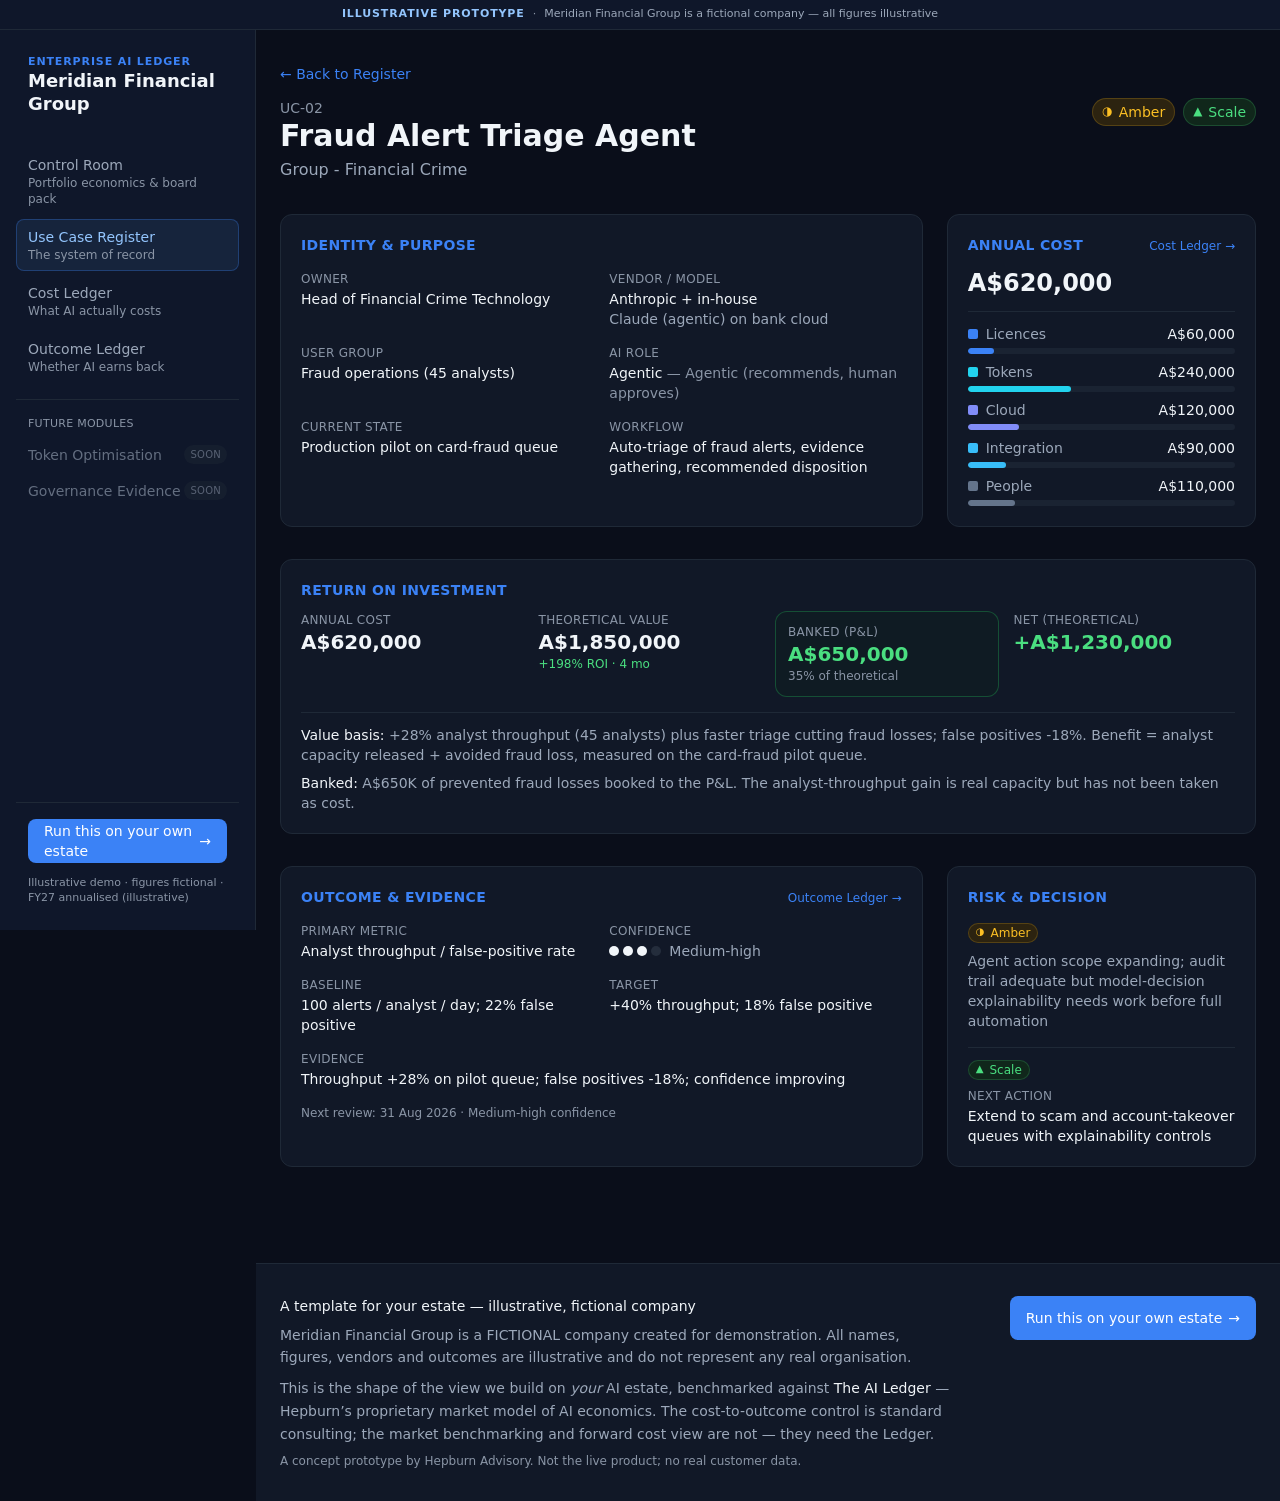
<file: register/UC-02/index.html>
<!DOCTYPE html><html lang="en-AU" class="__variable_f367f3"><head><meta charSet="utf-8"/><meta name="viewport" content="width=device-width, initial-scale=1"/><link rel="preload" href="/_next/static/media/e4af272ccee01ff0-s.p.woff2" as="font" crossorigin="" type="font/woff2"/><link rel="stylesheet" href="/_next/static/css/af6b7292f697ced3.css" data-precedence="next"/><link rel="preload" as="script" fetchPriority="low" href="/_next/static/chunks/webpack-c21a482aad66ec4e.js"/><script src="/_next/static/chunks/fd9d1056-d365d4919d5d6712.js" async=""></script><script src="/_next/static/chunks/117-23e4eb5be2542c7d.js" async=""></script><script src="/_next/static/chunks/main-app-dd6440d88523975c.js" async=""></script><script src="/_next/static/chunks/972-4966492bc3ce2423.js" async=""></script><script src="/_next/static/chunks/app/register/%5Bid%5D/page-882bd111ed1e7f88.js" async=""></script><script src="/_next/static/chunks/app/layout-6d34e2d3f3e8c4b6.js" async=""></script><title>Fraud Alert Triage Agent (UC-02) — Enterprise AI Ledger</title><meta name="description" content="Group - Financial Crime · Auto-triage of fraud alerts, evidence gathering, recommended disposition. Illustrative demo."/><meta name="next-size-adjust"/><script src="/_next/static/chunks/polyfills-42372ed130431b0a.js" noModule=""></script></head><body class="min-h-screen antialiased"><div class="flex flex-wrap items-center justify-center gap-x-2 gap-y-0.5 border-b border-border bg-nav-bg px-4 py-1.5 text-center text-[11px] text-ink-muted print:hidden"><span class="eyebrow font-semibold text-accent-text">Illustrative prototype</span><span class="text-ink-faint">·</span><span>Meridian Financial Group<!-- --> is a fictional company — all figures illustrative</span></div><div class="min-h-screen lg:grid lg:grid-cols-[16rem_1fr]"><aside class="sticky top-0 hidden h-screen flex-col border-r border-border bg-nav-bg px-4 py-6 lg:flex"><div class="px-3"><a class="block" href="/"><span class="block text-[11px] font-semibold uppercase tracking-[0.08em] text-accent">Enterprise AI Ledger</span><span class="block text-lg font-semibold leading-tight text-ink">Meridian Financial Group</span></a></div><div class="mt-8 flex-1 overflow-y-auto"><nav class="space-y-1" aria-label="Primary"><a class="block rounded-control px-3 py-2 text-ink-muted hover:bg-surface-muted hover:text-ink" href="/"><span class="block text-sm font-medium">Control Room</span><span class="block text-xs text-ink-faint">Portfolio economics &amp; board pack</span></a><a aria-current="page" class="block rounded-control px-3 py-2 bg-accent-soft text-accent-text ring-1 ring-inset ring-accent/30" href="/register/"><span class="block text-sm font-medium">Use Case Register</span><span class="block text-xs text-ink-faint">The system of record</span></a><a class="block rounded-control px-3 py-2 text-ink-muted hover:bg-surface-muted hover:text-ink" href="/cost/"><span class="block text-sm font-medium">Cost Ledger</span><span class="block text-xs text-ink-faint">What AI actually costs</span></a><a class="block rounded-control px-3 py-2 text-ink-muted hover:bg-surface-muted hover:text-ink" href="/outcome/"><span class="block text-sm font-medium">Outcome Ledger</span><span class="block text-xs text-ink-faint">Whether AI earns back</span></a><div class="!mt-4 border-t border-border pt-4"><p class="px-3 pb-1 text-[11px] font-medium uppercase tracking-wide text-ink-faint">Future modules</p><div class="flex cursor-not-allowed items-center justify-between rounded-control px-3 py-2 opacity-60" title="Coming in platform — not part of this prototype" aria-disabled="true"><span class="text-sm text-ink-muted">Token Optimisation</span><span class="rounded-chip bg-surface-muted px-1.5 py-0.5 text-[10px] uppercase tracking-wide text-ink-faint">Soon</span></div><div class="flex cursor-not-allowed items-center justify-between rounded-control px-3 py-2 opacity-60" title="Coming in platform — not part of this prototype" aria-disabled="true"><span class="text-sm text-ink-muted">Governance Evidence</span><span class="rounded-chip bg-surface-muted px-1.5 py-0.5 text-[10px] uppercase tracking-wide text-ink-faint">Soon</span></div></div></nav></div><div class="mt-6 space-y-3 border-t border-border px-3 pt-4"><a href="https://hepburnadvisory.com.au" target="_blank" rel="noopener noreferrer" class="inline-flex min-h-[44px] items-center gap-1.5 rounded-control px-4 text-sm font-medium transition-colors bg-accent text-white hover:bg-accent-hover w-full justify-center">Run this on your own estate<span aria-hidden="true">→</span></a><p class="text-[11px] leading-snug text-ink-faint">Illustrative demo · figures fictional · <!-- -->FY27 annualised (illustrative)</p></div></aside><div class="flex min-h-screen flex-col"><header class="sticky top-0 z-20 flex items-center justify-between gap-3 border-b border-border bg-nav-bg/95 px-4 py-3 backdrop-blur lg:hidden"><div class="min-w-0"><a class="block" href="/"><span class="block text-[11px] font-semibold uppercase tracking-[0.08em] text-accent">Enterprise AI Ledger</span><span class="block text-lg font-semibold leading-tight text-ink">Meridian Financial Group</span></a></div><button type="button" aria-expanded="false" aria-controls="mobile-nav" class="inline-flex min-h-[44px] items-center rounded-control border border-border px-4 text-sm font-medium text-ink active:bg-surface-muted">Menu</button></header><main class="flex-1"><div class="mx-auto max-w-6xl px-4 py-8 sm:px-6"><article class="space-y-8"><div><a class="text-sm text-accent hover:underline print:hidden" href="/register/">← Back to Register</a><div class="mt-3 flex flex-col gap-4 sm:flex-row sm:items-start sm:justify-between"><div><p class="tabular text-sm text-ink-faint">UC-02</p><h1 class="text-2xl font-semibold text-ink sm:text-3xl">Fraud Alert Triage Agent</h1><p class="mt-1 text-ink-muted">Group - Financial Crime</p></div><div class="flex flex-wrap items-center gap-2"><span class="inline-flex items-center gap-1.5 whitespace-nowrap rounded-chip font-medium ring-1 ring-inset bg-status-amber-soft text-status-amber-fg ring-status-amber-fg/20 px-2.5 py-1 text-sm" title="Risk: Amber" aria-label="Risk: Amber"><span aria-hidden="true" class="text-[0.85em] leading-none">◑</span>Amber</span><span class="inline-flex items-center gap-1.5 whitespace-nowrap rounded-chip font-medium ring-1 ring-inset bg-status-green-soft text-status-green-fg ring-status-green-fg/20 px-2.5 py-1 text-sm" title="Decision: Scale" aria-label="Decision: Scale"><span aria-hidden="true" class="text-[0.85em] leading-none">▲</span>Scale</span></div></div></div><div class="grid gap-6 lg:grid-cols-3"><section class="space-y-4 rounded-card border border-border bg-surface p-5 lg:col-span-2"><h2 class="text-sm font-semibold uppercase tracking-wide text-accent">Identity &amp; purpose</h2><dl class="grid grid-cols-1 gap-4 sm:grid-cols-2"><div><dt class="text-xs font-medium uppercase tracking-wide text-ink-faint">Owner</dt><dd class="mt-0.5 text-sm text-ink">Head of Financial Crime Technology</dd></div><div><dt class="text-xs font-medium uppercase tracking-wide text-ink-faint">Vendor / model</dt><dd class="mt-0.5 text-sm text-ink">Anthropic + in-house<span class="block text-ink-muted">Claude (agentic) on bank cloud</span></dd></div><div><dt class="text-xs font-medium uppercase tracking-wide text-ink-faint">User group</dt><dd class="mt-0.5 text-sm text-ink">Fraud operations (45 analysts)</dd></div><div><dt class="text-xs font-medium uppercase tracking-wide text-ink-faint">AI role</dt><dd class="mt-0.5 text-sm text-ink">Agentic<!-- --> <span class="text-ink-faint">— <!-- -->Agentic (recommends, human approves)</span></dd></div><div><dt class="text-xs font-medium uppercase tracking-wide text-ink-faint">Current state</dt><dd class="mt-0.5 text-sm text-ink">Production pilot on card-fraud queue</dd></div><div><dt class="text-xs font-medium uppercase tracking-wide text-ink-faint">Workflow</dt><dd class="mt-0.5 text-sm text-ink">Auto-triage of fraud alerts, evidence gathering, recommended disposition</dd></div></dl></section><section class="space-y-3 rounded-card border border-border bg-surface p-5"><div class="flex items-baseline justify-between"><h2 class="text-sm font-semibold uppercase tracking-wide text-accent">Annual cost</h2><a class="text-xs text-accent hover:underline print:hidden" href="/cost/">Cost Ledger →</a></div><p class="tabular text-2xl font-semibold text-ink">A$620,000</p><ul class="space-y-2 border-t border-border pt-3"><li><div class="flex items-center justify-between text-sm"><span class="flex items-center gap-2 text-ink-muted"><span aria-hidden="true" class="h-2.5 w-2.5 rounded-sm" style="background-color:#3B82F6"></span>Licences</span><span class="tabular font-medium text-ink">A$60,000</span></div><div class="mt-1 h-1.5 overflow-hidden rounded-full bg-surface-muted"><div class="h-full rounded-full" style="width:9.67741935483871%;background-color:#3B82F6"></div></div></li><li><div class="flex items-center justify-between text-sm"><span class="flex items-center gap-2 text-ink-muted"><span aria-hidden="true" class="h-2.5 w-2.5 rounded-sm" style="background-color:#22D3EE"></span>Tokens</span><span class="tabular font-medium text-ink">A$240,000</span></div><div class="mt-1 h-1.5 overflow-hidden rounded-full bg-surface-muted"><div class="h-full rounded-full" style="width:38.70967741935484%;background-color:#22D3EE"></div></div></li><li><div class="flex items-center justify-between text-sm"><span class="flex items-center gap-2 text-ink-muted"><span aria-hidden="true" class="h-2.5 w-2.5 rounded-sm" style="background-color:#818CF8"></span>Cloud</span><span class="tabular font-medium text-ink">A$120,000</span></div><div class="mt-1 h-1.5 overflow-hidden rounded-full bg-surface-muted"><div class="h-full rounded-full" style="width:19.35483870967742%;background-color:#818CF8"></div></div></li><li><div class="flex items-center justify-between text-sm"><span class="flex items-center gap-2 text-ink-muted"><span aria-hidden="true" class="h-2.5 w-2.5 rounded-sm" style="background-color:#38BDF8"></span>Integration</span><span class="tabular font-medium text-ink">A$90,000</span></div><div class="mt-1 h-1.5 overflow-hidden rounded-full bg-surface-muted"><div class="h-full rounded-full" style="width:14.516129032258066%;background-color:#38BDF8"></div></div></li><li><div class="flex items-center justify-between text-sm"><span class="flex items-center gap-2 text-ink-muted"><span aria-hidden="true" class="h-2.5 w-2.5 rounded-sm" style="background-color:#64748B"></span>People</span><span class="tabular font-medium text-ink">A$110,000</span></div><div class="mt-1 h-1.5 overflow-hidden rounded-full bg-surface-muted"><div class="h-full rounded-full" style="width:17.741935483870968%;background-color:#64748B"></div></div></li></ul></section></div><section class="rounded-card border border-border bg-surface p-5"><h2 class="text-sm font-semibold uppercase tracking-wide text-accent">Return on investment</h2><div class="mt-3 grid grid-cols-2 gap-4 sm:grid-cols-4"><div><p class="text-xs uppercase tracking-wide text-ink-faint">Annual cost</p><p class="tabular text-xl font-semibold text-ink">A$620,000</p></div><div><p class="text-xs uppercase tracking-wide text-ink-faint">Theoretical value</p><p class="tabular text-xl font-semibold text-ink">A$1,850,000</p><p class="tabular text-xs text-status-green-fg">+<!-- -->198<!-- -->% ROI<!-- --> · 4 mo</p></div><div class="rounded-card border border-status-green-solid/30 bg-status-green-soft/30 p-3 -m-px"><p class="text-xs uppercase tracking-wide text-ink-faint">Banked (P&amp;L)</p><p class="tabular text-xl font-semibold text-status-green-fg">A$650,000</p><p class="text-xs text-ink-faint">35% of theoretical</p></div><div><p class="text-xs uppercase tracking-wide text-ink-faint">Net (theoretical)</p><p class="tabular text-xl font-semibold text-status-green-fg">+<!-- -->A$1,230,000</p></div></div><div class="mt-4 space-y-2 border-t border-border pt-3 text-sm text-ink-muted"><p><span class="font-medium text-ink">Value basis: </span>+28% analyst throughput (45 analysts) plus faster triage cutting fraud losses; false positives -18%. Benefit = analyst capacity released + avoided fraud loss, measured on the card-fraud pilot queue.</p><p><span class="font-medium text-ink">Banked: </span>A$650K of prevented fraud losses booked to the P&amp;L. The analyst-throughput gain is real capacity but has not been taken as cost.</p></div></section><div class="grid gap-6 lg:grid-cols-3"><section class="space-y-4 rounded-card border border-border bg-surface p-5 lg:col-span-2"><div class="flex items-baseline justify-between"><h2 class="text-sm font-semibold uppercase tracking-wide text-accent">Outcome &amp; evidence</h2><a class="text-xs text-accent hover:underline print:hidden" href="/outcome/">Outcome Ledger →</a></div><dl class="grid grid-cols-1 gap-4 sm:grid-cols-2"><div><dt class="text-xs font-medium uppercase tracking-wide text-ink-faint">Primary metric</dt><dd class="mt-0.5 text-sm text-ink">Analyst throughput / false-positive rate</dd></div><div><dt class="text-xs font-medium uppercase tracking-wide text-ink-faint">Confidence</dt><dd class="mt-0.5 text-sm text-ink"><span class="inline-flex items-center gap-2" title="Outcome confidence: Medium-high" aria-label="Outcome confidence: Medium-high"><span aria-hidden="true" class="inline-flex items-center gap-1"><span class="h-2.5 w-2.5 rounded-full bg-ink"></span><span class="h-2.5 w-2.5 rounded-full bg-ink"></span><span class="h-2.5 w-2.5 rounded-full bg-ink"></span><span class="h-2.5 w-2.5 rounded-full bg-border-strong/50"></span></span><span class="text-sm text-ink-muted">Medium-high</span></span></dd></div><div><dt class="text-xs font-medium uppercase tracking-wide text-ink-faint">Baseline</dt><dd class="mt-0.5 text-sm text-ink">100 alerts / analyst / day; 22% false positive</dd></div><div><dt class="text-xs font-medium uppercase tracking-wide text-ink-faint">Target</dt><dd class="mt-0.5 text-sm text-ink">+40% throughput; 18% false positive</dd></div></dl><div><dt class="text-xs font-medium uppercase tracking-wide text-ink-faint">Evidence</dt><dd class="mt-0.5 text-sm text-ink">Throughput +28% on pilot queue; false positives -18%; confidence improving</dd></div><p class="text-xs text-ink-faint">Next review: <!-- -->31 Aug 2026<!-- --> ·<!-- --> <!-- -->Medium-high<!-- --> confidence</p></section><section class="space-y-4 rounded-card border border-border bg-surface p-5"><h2 class="text-sm font-semibold uppercase tracking-wide text-accent">Risk &amp; decision</h2><div class="space-y-2"><div class="flex items-center gap-2"><span class="inline-flex items-center gap-1.5 whitespace-nowrap rounded-chip font-medium ring-1 ring-inset bg-status-amber-soft text-status-amber-fg ring-status-amber-fg/20 px-2 py-0.5 text-xs" title="Risk: Amber" aria-label="Risk: Amber"><span aria-hidden="true" class="text-[0.85em] leading-none">◑</span>Amber</span></div><p class="text-sm text-ink-muted">Agent action scope expanding; audit trail adequate but model-decision explainability needs work before full automation</p></div><div class="space-y-2 border-t border-border pt-3"><div class="flex items-center gap-2"><span class="inline-flex items-center gap-1.5 whitespace-nowrap rounded-chip font-medium ring-1 ring-inset bg-status-green-soft text-status-green-fg ring-status-green-fg/20 px-2 py-0.5 text-xs" title="Decision: Scale" aria-label="Decision: Scale"><span aria-hidden="true" class="text-[0.85em] leading-none">▲</span>Scale</span></div><div><dt class="text-xs font-medium uppercase tracking-wide text-ink-faint">Next action</dt><dd class="mt-0.5 text-sm text-ink">Extend to scam and account-takeover queues with explainability controls</dd></div></div></section></div></article></div><footer class="mt-16 border-t border-border bg-surface px-4 py-8 sm:px-6 print:mt-8"><div class="mx-auto flex max-w-6xl flex-col gap-6 sm:flex-row sm:items-start sm:justify-between"><div class="max-w-2xl space-y-2"><p class="text-sm font-medium text-ink">A template for your estate — illustrative, fictional company</p><p class="text-sm leading-relaxed text-ink-muted">Meridian Financial Group is a FICTIONAL company created for demonstration. All names, figures, vendors and outcomes are illustrative and do not represent any real organisation.</p><p class="text-sm leading-relaxed text-ink-muted">This is the shape of the view we build on <em>your</em> AI estate, benchmarked against <strong class="font-medium text-ink">The AI Ledger</strong> — Hepburn’s proprietary market model of AI economics. The cost-to-outcome control is standard consulting; the market benchmarking and forward cost view are not — they need the Ledger.</p><p class="text-xs text-ink-faint">A concept prototype by Hepburn Advisory. Not the live product; no real customer data.</p></div><div class="shrink-0 print:hidden"><a href="https://hepburnadvisory.com.au" target="_blank" rel="noopener noreferrer" class="inline-flex min-h-[44px] items-center gap-1.5 rounded-control px-4 text-sm font-medium transition-colors bg-accent text-white hover:bg-accent-hover ">Run this on your own estate<span aria-hidden="true">→</span></a></div></div></footer></main></div></div><script src="/_next/static/chunks/webpack-c21a482aad66ec4e.js" async=""></script><script>(self.__next_f=self.__next_f||[]).push([0]);self.__next_f.push([2,null])</script><script>self.__next_f.push([1,"1:HL[\"/_next/static/media/e4af272ccee01ff0-s.p.woff2\",\"font\",{\"crossOrigin\":\"\",\"type\":\"font/woff2\"}]\n2:HL[\"/_next/static/css/af6b7292f697ced3.css\",\"style\"]\n"])</script><script>self.__next_f.push([1,"3:I[2846,[],\"\"]\n5:I[2972,[\"972\",\"static/chunks/972-4966492bc3ce2423.js\",\"243\",\"static/chunks/app/register/%5Bid%5D/page-882bd111ed1e7f88.js\"],\"\"]\n6:I[4707,[],\"\"]\n8:I[6423,[],\"\"]\n9:I[2782,[\"972\",\"static/chunks/972-4966492bc3ce2423.js\",\"185\",\"static/chunks/app/layout-6d34e2d3f3e8c4b6.js\"],\"AppShell\"]\nb:I[1060,[],\"\"]\n7:[\"id\",\"UC-02\",\"d\"]\nc:[]\n"])</script><script>self.__next_f.push([1,"0:[\"$\",\"$L3\",null,{\"buildId\":\"36_RPcGyqPi8aSyQdGFsS\",\"assetPrefix\":\"\",\"urlParts\":[\"\",\"register\",\"UC-02\",\"\"],\"initialTree\":[\"\",{\"children\":[\"register\",{\"children\":[[\"id\",\"UC-02\",\"d\"],{\"children\":[\"__PAGE__?{\\\"id\\\":\\\"UC-02\\\"}\",{}]}]}]},\"$undefined\",\"$undefined\",true],\"initialSeedData\":[\"\",{\"children\":[\"register\",{\"children\":[[\"id\",\"UC-02\",\"d\"],{\"children\":[\"__PAGE__\",{},[[\"$L4\",[\"$\",\"div\",null,{\"className\":\"mx-auto max-w-6xl px-4 py-8 sm:px-6\",\"children\":[\"$\",\"article\",null,{\"className\":\"space-y-8\",\"children\":[[\"$\",\"div\",null,{\"children\":[[\"$\",\"$L5\",null,{\"href\":\"/register\",\"className\":\"text-sm text-accent hover:underline print:hidden\",\"children\":\"← Back to Register\"}],[\"$\",\"div\",null,{\"className\":\"mt-3 flex flex-col gap-4 sm:flex-row sm:items-start sm:justify-between\",\"children\":[[\"$\",\"div\",null,{\"children\":[[\"$\",\"p\",null,{\"className\":\"tabular text-sm text-ink-faint\",\"children\":\"UC-02\"}],[\"$\",\"h1\",null,{\"className\":\"text-2xl font-semibold text-ink sm:text-3xl\",\"children\":\"Fraud Alert Triage Agent\"}],[\"$\",\"p\",null,{\"className\":\"mt-1 text-ink-muted\",\"children\":\"Group - Financial Crime\"}]]}],[\"$\",\"div\",null,{\"className\":\"flex flex-wrap items-center gap-2\",\"children\":[[\"$\",\"span\",null,{\"className\":\"inline-flex items-center gap-1.5 whitespace-nowrap rounded-chip font-medium ring-1 ring-inset bg-status-amber-soft text-status-amber-fg ring-status-amber-fg/20 px-2.5 py-1 text-sm\",\"title\":\"Risk: Amber\",\"aria-label\":\"Risk: Amber\",\"children\":[[\"$\",\"span\",null,{\"aria-hidden\":\"true\",\"className\":\"text-[0.85em] leading-none\",\"children\":\"◑\"}],\"Amber\"]}],[\"$\",\"span\",null,{\"className\":\"inline-flex items-center gap-1.5 whitespace-nowrap rounded-chip font-medium ring-1 ring-inset bg-status-green-soft text-status-green-fg ring-status-green-fg/20 px-2.5 py-1 text-sm\",\"title\":\"Decision: Scale\",\"aria-label\":\"Decision: Scale\",\"children\":[[\"$\",\"span\",null,{\"aria-hidden\":\"true\",\"className\":\"text-[0.85em] leading-none\",\"children\":\"▲\"}],\"Scale\"]}]]}]]}]]}],[\"$\",\"div\",null,{\"className\":\"grid gap-6 lg:grid-cols-3\",\"children\":[[\"$\",\"section\",null,{\"className\":\"space-y-4 rounded-card border border-border bg-surface p-5 lg:col-span-2\",\"children\":[[\"$\",\"h2\",null,{\"className\":\"text-sm font-semibold uppercase tracking-wide text-accent\",\"children\":\"Identity \u0026 purpose\"}],[\"$\",\"dl\",null,{\"className\":\"grid grid-cols-1 gap-4 sm:grid-cols-2\",\"children\":[[\"$\",\"div\",null,{\"children\":[[\"$\",\"dt\",null,{\"className\":\"text-xs font-medium uppercase tracking-wide text-ink-faint\",\"children\":\"Owner\"}],[\"$\",\"dd\",null,{\"className\":\"mt-0.5 text-sm text-ink\",\"children\":\"Head of Financial Crime Technology\"}]]}],[\"$\",\"div\",null,{\"children\":[[\"$\",\"dt\",null,{\"className\":\"text-xs font-medium uppercase tracking-wide text-ink-faint\",\"children\":\"Vendor / model\"}],[\"$\",\"dd\",null,{\"className\":\"mt-0.5 text-sm text-ink\",\"children\":[\"Anthropic + in-house\",[\"$\",\"span\",null,{\"className\":\"block text-ink-muted\",\"children\":\"Claude (agentic) on bank cloud\"}]]}]]}],[\"$\",\"div\",null,{\"children\":[[\"$\",\"dt\",null,{\"className\":\"text-xs font-medium uppercase tracking-wide text-ink-faint\",\"children\":\"User group\"}],[\"$\",\"dd\",null,{\"className\":\"mt-0.5 text-sm text-ink\",\"children\":\"Fraud operations (45 analysts)\"}]]}],[\"$\",\"div\",null,{\"children\":[[\"$\",\"dt\",null,{\"className\":\"text-xs font-medium uppercase tracking-wide text-ink-faint\",\"children\":\"AI role\"}],[\"$\",\"dd\",null,{\"className\":\"mt-0.5 text-sm text-ink\",\"children\":[\"Agentic\",\" \",[\"$\",\"span\",null,{\"className\":\"text-ink-faint\",\"children\":[\"— \",\"Agentic (recommends, human approves)\"]}]]}]]}],[\"$\",\"div\",null,{\"children\":[[\"$\",\"dt\",null,{\"className\":\"text-xs font-medium uppercase tracking-wide text-ink-faint\",\"children\":\"Current state\"}],[\"$\",\"dd\",null,{\"className\":\"mt-0.5 text-sm text-ink\",\"children\":\"Production pilot on card-fraud queue\"}]]}],[\"$\",\"div\",null,{\"children\":[[\"$\",\"dt\",null,{\"className\":\"text-xs font-medium uppercase tracking-wide text-ink-faint\",\"children\":\"Workflow\"}],[\"$\",\"dd\",null,{\"className\":\"mt-0.5 text-sm text-ink\",\"children\":\"Auto-triage of fraud alerts, evidence gathering, recommended disposition\"}]]}]]}]]}],[\"$\",\"section\",null,{\"className\":\"space-y-3 rounded-card border border-border bg-surface p-5\",\"children\":[[\"$\",\"div\",null,{\"className\":\"flex items-baseline justify-between\",\"children\":[[\"$\",\"h2\",null,{\"className\":\"text-sm font-semibold uppercase tracking-wide text-accent\",\"children\":\"Annual cost\"}],[\"$\",\"$L5\",null,{\"href\":\"/cost\",\"className\":\"text-xs text-accent hover:underline print:hidden\",\"children\":\"Cost Ledger →\"}]]}],[\"$\",\"p\",null,{\"className\":\"tabular text-2xl font-semibold text-ink\",\"children\":\"A$620,000\"}],[\"$\",\"ul\",null,{\"className\":\"space-y-2 border-t border-border pt-3\",\"children\":[[\"$\",\"li\",\"licences\",{\"children\":[[\"$\",\"div\",null,{\"className\":\"flex items-center justify-between text-sm\",\"children\":[[\"$\",\"span\",null,{\"className\":\"flex items-center gap-2 text-ink-muted\",\"children\":[[\"$\",\"span\",null,{\"aria-hidden\":\"true\",\"className\":\"h-2.5 w-2.5 rounded-sm\",\"style\":{\"backgroundColor\":\"#3B82F6\"}}],\"Licences\"]}],[\"$\",\"span\",null,{\"className\":\"tabular font-medium text-ink\",\"children\":\"A$60,000\"}]]}],[\"$\",\"div\",null,{\"className\":\"mt-1 h-1.5 overflow-hidden rounded-full bg-surface-muted\",\"children\":[\"$\",\"div\",null,{\"className\":\"h-full rounded-full\",\"style\":{\"width\":\"9.67741935483871%\",\"backgroundColor\":\"#3B82F6\"}}]}]]}],[\"$\",\"li\",\"tokens\",{\"children\":[[\"$\",\"div\",null,{\"className\":\"flex items-center justify-between text-sm\",\"children\":[[\"$\",\"span\",null,{\"className\":\"flex items-center gap-2 text-ink-muted\",\"children\":[[\"$\",\"span\",null,{\"aria-hidden\":\"true\",\"className\":\"h-2.5 w-2.5 rounded-sm\",\"style\":{\"backgroundColor\":\"#22D3EE\"}}],\"Tokens\"]}],[\"$\",\"span\",null,{\"className\":\"tabular font-medium text-ink\",\"children\":\"A$240,000\"}]]}],[\"$\",\"div\",null,{\"className\":\"mt-1 h-1.5 overflow-hidden rounded-full bg-surface-muted\",\"children\":[\"$\",\"div\",null,{\"className\":\"h-full rounded-full\",\"style\":{\"width\":\"38.70967741935484%\",\"backgroundColor\":\"#22D3EE\"}}]}]]}],[\"$\",\"li\",\"cloud\",{\"children\":[[\"$\",\"div\",null,{\"className\":\"flex items-center justify-between text-sm\",\"children\":[[\"$\",\"span\",null,{\"className\":\"flex items-center gap-2 text-ink-muted\",\"children\":[[\"$\",\"span\",null,{\"aria-hidden\":\"true\",\"className\":\"h-2.5 w-2.5 rounded-sm\",\"style\":{\"backgroundColor\":\"#818CF8\"}}],\"Cloud\"]}],[\"$\",\"span\",null,{\"className\":\"tabular font-medium text-ink\",\"children\":\"A$120,000\"}]]}],[\"$\",\"div\",null,{\"className\":\"mt-1 h-1.5 overflow-hidden rounded-full bg-surface-muted\",\"children\":[\"$\",\"div\",null,{\"className\":\"h-full rounded-full\",\"style\":{\"width\":\"19.35483870967742%\",\"backgroundColor\":\"#818CF8\"}}]}]]}],[\"$\",\"li\",\"integration\",{\"children\":[[\"$\",\"div\",null,{\"className\":\"flex items-center justify-between text-sm\",\"children\":[[\"$\",\"span\",null,{\"className\":\"flex items-center gap-2 text-ink-muted\",\"children\":[[\"$\",\"span\",null,{\"aria-hidden\":\"true\",\"className\":\"h-2.5 w-2.5 rounded-sm\",\"style\":{\"backgroundColor\":\"#38BDF8\"}}],\"Integration\"]}],[\"$\",\"span\",null,{\"className\":\"tabular font-medium text-ink\",\"children\":\"A$90,000\"}]]}],[\"$\",\"div\",null,{\"className\":\"mt-1 h-1.5 overflow-hidden rounded-full bg-surface-muted\",\"children\":[\"$\",\"div\",null,{\"className\":\"h-full rounded-full\",\"style\":{\"width\":\"14.516129032258066%\",\"backgroundColor\":\"#38BDF8\"}}]}]]}],[\"$\",\"li\",\"people\",{\"children\":[[\"$\",\"div\",null,{\"className\":\"flex items-center justify-between text-sm\",\"children\":[[\"$\",\"span\",null,{\"className\":\"flex items-center gap-2 text-ink-muted\",\"children\":[[\"$\",\"span\",null,{\"aria-hidden\":\"true\",\"className\":\"h-2.5 w-2.5 rounded-sm\",\"style\":{\"backgroundColor\":\"#64748B\"}}],\"People\"]}],[\"$\",\"span\",null,{\"className\":\"tabular font-medium text-ink\",\"children\":\"A$110,000\"}]]}],[\"$\",\"div\",null,{\"className\":\"mt-1 h-1.5 overflow-hidden rounded-full bg-surface-muted\",\"children\":[\"$\",\"div\",null,{\"className\":\"h-full rounded-full\",\"style\":{\"width\":\"17.741935483870968%\",\"backgroundColor\":\"#64748B\"}}]}]]}]]}]]}]]}],[\"$\",\"section\",null,{\"className\":\"rounded-card border border-border bg-surface p-5\",\"children\":[[\"$\",\"h2\",null,{\"className\":\"text-sm font-semibold uppercase tracking-wide text-accent\",\"children\":\"Return on investment\"}],[\"$\",\"div\",null,{\"className\":\"mt-3 grid grid-cols-2 gap-4 sm:grid-cols-4\",\"children\":[[\"$\",\"div\",null,{\"children\":[[\"$\",\"p\",null,{\"className\":\"text-xs uppercase tracking-wide text-ink-faint\",\"children\":\"Annual cost\"}],[\"$\",\"p\",null,{\"className\":\"tabular text-xl font-semibold text-ink\",\"children\":\"A$620,000\"}]]}],[\"$\",\"div\",null,{\"children\":[[\"$\",\"p\",null,{\"className\":\"text-xs uppercase tracking-wide text-ink-faint\",\"children\":\"Theoretical value\"}],[\"$\",\"p\",null,{\"className\":\"tabular text-xl font-semibold text-ink\",\"children\":\"A$1,850,000\"}],[\"$\",\"p\",null,{\"className\":\"tabular text-xs text-status-green-fg\",\"children\":[\"+\",198,\"% ROI\",\" · 4 mo\"]}]]}],[\"$\",\"div\",null,{\"className\":\"rounded-card border border-status-green-solid/30 bg-status-green-soft/30 p-3 -m-px\",\"children\":[[\"$\",\"p\",null,{\"className\":\"text-xs uppercase tracking-wide text-ink-faint\",\"children\":\"Banked (P\u0026L)\"}],[\"$\",\"p\",null,{\"className\":\"tabular text-xl font-semibold text-status-green-fg\",\"children\":\"A$650,000\"}],[\"$\",\"p\",null,{\"className\":\"text-xs text-ink-faint\",\"children\":\"35% of theoretical\"}]]}],[\"$\",\"div\",null,{\"children\":[[\"$\",\"p\",null,{\"className\":\"text-xs uppercase tracking-wide text-ink-faint\",\"children\":\"Net (theoretical)\"}],[\"$\",\"p\",null,{\"className\":\"tabular text-xl font-semibold text-status-green-fg\",\"children\":[\"+\",\"A$1,230,000\"]}]]}]]}],[\"$\",\"div\",null,{\"className\":\"mt-4 space-y-2 border-t border-border pt-3 text-sm text-ink-muted\",\"children\":[[\"$\",\"p\",null,{\"children\":[[\"$\",\"span\",null,{\"className\":\"font-medium text-ink\",\"children\":\"Value basis: \"}],\"+28% analyst throughput (45 analysts) plus faster triage cutting fraud losses; false positives -18%. Benefit = analyst capacity released + avoided fraud loss, measured on the card-fraud pilot queue.\"]}],[\"$\",\"p\",null,{\"children\":[[\"$\",\"span\",null,{\"className\":\"font-medium text-ink\",\"children\":\"Banked: \"}],\"A$650K of prevented fraud losses booked to the P\u0026L. The analyst-throughput gain is real capacity but has not been taken as cost.\"]}]]}]]}],[\"$\",\"div\",null,{\"className\":\"grid gap-6 lg:grid-cols-3\",\"children\":[[\"$\",\"section\",null,{\"className\":\"space-y-4 rounded-card border border-border bg-surface p-5 lg:col-span-2\",\"children\":[[\"$\",\"div\",null,{\"className\":\"flex items-baseline justify-between\",\"children\":[[\"$\",\"h2\",null,{\"className\":\"text-sm font-semibold uppercase tracking-wide text-accent\",\"children\":\"Outcome \u0026 evidence\"}],[\"$\",\"$L5\",null,{\"href\":\"/outcome\",\"className\":\"text-xs text-accent hover:underline print:hidden\",\"children\":\"Outcome Ledger →\"}]]}],[\"$\",\"dl\",null,{\"className\":\"grid grid-cols-1 gap-4 sm:grid-cols-2\",\"children\":[[\"$\",\"div\",null,{\"children\":[[\"$\",\"dt\",null,{\"className\":\"text-xs font-medium uppercase tracking-wide text-ink-faint\",\"children\":\"Primary metric\"}],[\"$\",\"dd\",null,{\"className\":\"mt-0.5 text-sm text-ink\",\"children\":\"Analyst throughput / false-positive rate\"}]]}],[\"$\",\"div\",null,{\"children\":[[\"$\",\"dt\",null,{\"className\":\"text-xs font-medium uppercase tracking-wide text-ink-faint\",\"children\":\"Confidence\"}],[\"$\",\"dd\",null,{\"className\":\"mt-0.5 text-sm text-ink\",\"children\":[\"$\",\"span\",null,{\"className\":\"inline-flex items-center gap-2\",\"title\":\"Outcome confidence: Medium-high\",\"aria-label\":\"Outcome confidence: Medium-high\",\"children\":[[\"$\",\"span\",null,{\"aria-hidden\":\"true\",\"className\":\"inline-flex items-center gap-1\",\"children\":[[\"$\",\"span\",\"0\",{\"className\":\"h-2.5 w-2.5 rounded-full bg-ink\"}],[\"$\",\"span\",\"1\",{\"className\":\"h-2.5 w-2.5 rounded-full bg-ink\"}],[\"$\",\"span\",\"2\",{\"className\":\"h-2.5 w-2.5 rounded-full bg-ink\"}],[\"$\",\"span\",\"3\",{\"className\":\"h-2.5 w-2.5 rounded-full bg-border-strong/50\"}]]}],[\"$\",\"span\",null,{\"className\":\"text-sm text-ink-muted\",\"children\":\"Medium-high\"}]]}]}]]}],[\"$\",\"div\",null,{\"children\":[[\"$\",\"dt\",null,{\"className\":\"text-xs font-medium uppercase tracking-wide text-ink-faint\",\"children\":\"Baseline\"}],[\"$\",\"dd\",null,{\"className\":\"mt-0.5 text-sm text-ink\",\"children\":\"100 alerts / analyst / day; 22% false positive\"}]]}],[\"$\",\"div\",null,{\"children\":[[\"$\",\"dt\",null,{\"className\":\"text-xs font-medium uppercase tracking-wide text-ink-faint\",\"children\":\"Target\"}],[\"$\",\"dd\",null,{\"className\":\"mt-0.5 text-sm text-ink\",\"children\":\"+40% throughput; 18% false positive\"}]]}]]}],[\"$\",\"div\",null,{\"children\":[[\"$\",\"dt\",null,{\"className\":\"text-xs font-medium uppercase tracking-wide text-ink-faint\",\"children\":\"Evidence\"}],[\"$\",\"dd\",null,{\"className\":\"mt-0.5 text-sm text-ink\",\"children\":\"Throughput +28% on pilot queue; false positives -18%; confidence improving\"}]]}],[\"$\",\"p\",null,{\"className\":\"text-xs text-ink-faint\",\"children\":[\"Next review: \",\"31 Aug 2026\",\" ·\",\" \",\"Medium-high\",\" confidence\"]}]]}],[\"$\",\"section\",null,{\"className\":\"space-y-4 rounded-card border border-border bg-surface p-5\",\"children\":[[\"$\",\"h2\",null,{\"className\":\"text-sm font-semibold uppercase tracking-wide text-accent\",\"children\":\"Risk \u0026 decision\"}],[\"$\",\"div\",null,{\"className\":\"space-y-2\",\"children\":[[\"$\",\"div\",null,{\"className\":\"flex items-center gap-2\",\"children\":[\"$\",\"span\",null,{\"className\":\"inline-flex items-center gap-1.5 whitespace-nowrap rounded-chip font-medium ring-1 ring-inset bg-status-amber-soft text-status-amber-fg ring-status-amber-fg/20 px-2 py-0.5 text-xs\",\"title\":\"Risk: Amber\",\"aria-label\":\"Risk: Amber\",\"children\":[[\"$\",\"span\",null,{\"aria-hidden\":\"true\",\"className\":\"text-[0.85em] leading-none\",\"children\":\"◑\"}],\"Amber\"]}]}],[\"$\",\"p\",null,{\"className\":\"text-sm text-ink-muted\",\"children\":\"Agent action scope expanding; audit trail adequate but model-decision explainability needs work before full automation\"}]]}],[\"$\",\"div\",null,{\"className\":\"space-y-2 border-t border-border pt-3\",\"children\":[[\"$\",\"div\",null,{\"className\":\"flex items-center gap-2\",\"children\":[\"$\",\"span\",null,{\"className\":\"inline-flex items-center gap-1.5 whitespace-nowrap rounded-chip font-medium ring-1 ring-inset bg-status-green-soft text-status-green-fg ring-status-green-fg/20 px-2 py-0.5 text-xs\",\"title\":\"Decision: Scale\",\"aria-label\":\"Decision: Scale\",\"children\":[[\"$\",\"span\",null,{\"aria-hidden\":\"true\",\"className\":\"text-[0.85em] leading-none\",\"children\":\"▲\"}],\"Scale\"]}]}],[\"$\",\"div\",null,{\"children\":[[\"$\",\"dt\",null,{\"className\":\"text-xs font-medium uppercase tracking-wide text-ink-faint\",\"children\":\"Next action\"}],[\"$\",\"dd\",null,{\"className\":\"mt-0.5 text-sm text-ink\",\"children\":\"Extend to scam and account-takeover queues with explainability controls\"}]]}]]}]]}]]}]]}]}],null],null],null]},[null,[\"$\",\"$L6\",null,{\"parallelRouterKey\":\"children\",\"segmentPath\":[\"children\",\"register\",\"children\",\"$7\",\"children\"],\"error\":\"$undefined\",\"errorStyles\":\"$undefined\",\"errorScripts\":\"$undefined\",\"template\":[\"$\",\"$L8\",null,{}],\"templateStyles\":\"$undefined\",\"templateScripts\":\"$undefined\",\"notFound\":\"$undefined\",\"notFoundStyles\":\"$undefined\"}]],null]},[null,[\"$\",\"$L6\",null,{\"parallelRouterKey\":\"children\",\"segmentPath\":[\"children\",\"register\",\"children\"],\"error\":\"$undefined\",\"errorStyles\":\"$undefined\",\"errorScripts\":\"$undefined\",\"template\":[\"$\",\"$L8\",null,{}],\"templateStyles\":\"$undefined\",\"templateScripts\":\"$undefined\",\"notFound\":\"$undefined\",\"notFoundStyles\":\"$undefined\"}]],null]},[[[[\"$\",\"link\",\"0\",{\"rel\":\"stylesheet\",\"href\":\"/_next/static/css/af6b7292f697ced3.css\",\"precedence\":\"next\",\"crossOrigin\":\"$undefined\"}]],[\"$\",\"html\",null,{\"lang\":\"en-AU\",\"className\":\"__variable_f367f3\",\"children\":[\"$\",\"body\",null,{\"className\":\"min-h-screen antialiased\",\"children\":[\"$\",\"$L9\",null,{\"companyName\":\"Meridian Financial Group\",\"period\":\"FY27 annualised (illustrative)\",\"children\":[[\"$\",\"$L6\",null,{\"parallelRouterKey\":\"children\",\"segmentPath\":[\"children\"],\"error\":\"$undefined\",\"errorStyles\":\"$undefined\",\"errorScripts\":\"$undefined\",\"template\":[\"$\",\"$L8\",null,{}],\"templateStyles\":\"$undefined\",\"templateScripts\":\"$undefined\",\"notFound\":[\"$\",\"div\",null,{\"className\":\"mx-auto max-w-xl px-6 py-24 text-center\",\"children\":[[\"$\",\"p\",null,{\"className\":\"text-sm font-semibold uppercase tracking-wide text-accent\",\"children\":\"Not found\"}],[\"$\",\"h1\",null,{\"className\":\"mt-2 text-2xl font-semibold text-ink\",\"children\":\"That page isn’t part of the demo\"}],[\"$\",\"p\",null,{\"className\":\"mt-3 text-ink-muted\",\"children\":\"This is an illustrative prototype with a fixed set of use cases.\"}],[\"$\",\"$L5\",null,{\"href\":\"/\",\"className\":\"mt-6 inline-block text-accent hover:underline\",\"children\":\"← Back to the Control Room\"}]]}],\"notFoundStyles\":[]}],[\"$\",\"footer\",null,{\"className\":\"mt-16 border-t border-border bg-surface px-4 py-8 sm:px-6 print:mt-8\",\"children\":[\"$\",\"div\",null,{\"className\":\"mx-auto flex max-w-6xl flex-col gap-6 sm:flex-row sm:items-start sm:justify-between\",\"children\":[[\"$\",\"div\",null,{\"className\":\"max-w-2xl space-y-2\",\"children\":[[\"$\",\"p\",null,{\"className\":\"text-sm font-medium text-ink\",\"children\":\"A template for your estate — illustrative, fictional company\"}],[\"$\",\"p\",null,{\"className\":\"text-sm leading-relaxed text-ink-muted\",\"children\":\"Meridian Financial Group is a FICTIONAL company created for demonstration. All names, figures, vendors and outcomes are illustrative and do not represent any real organisation.\"}],[\"$\",\"p\",null,{\"className\":\"text-sm leading-relaxed text-ink-muted\",\"children\":[\"This is the shape of the view we build on \",[\"$\",\"em\",null,{\"children\":\"your\"}],\" AI estate, benchmarked against \",[\"$\",\"strong\",null,{\"className\":\"font-medium text-ink\",\"children\":\"The AI Ledger\"}],\" — Hepburn’s proprietary market model of AI economics. The cost-to-outcome control is standard consulting; the market benchmarking and forward cost view are not — they need the Ledger.\"]}],[\"$\",\"p\",null,{\"className\":\"text-xs text-ink-faint\",\"children\":\"A concept prototype by Hepburn Advisory. Not the live product; no real customer data.\"}]]}],[\"$\",\"div\",null,{\"className\":\"shrink-0 print:hidden\",\"children\":[\"$\",\"a\",null,{\"href\":\"https://hepburnadvisory.com.au\",\"target\":\"_blank\",\"rel\":\"noopener noreferrer\",\"className\":\"inline-flex min-h-[44px] items-center gap-1.5 rounded-control px-4 text-sm font-medium transition-colors bg-accent text-white hover:bg-accent-hover \",\"children\":[\"Run this on your own estate\",[\"$\",\"span\",null,{\"aria-hidden\":\"true\",\"children\":\"→\"}]]}]}]]}]}]]}]}]}]],null],null],\"couldBeIntercepted\":false,\"initialHead\":[null,\"$La\"],\"globalErrorComponent\":\"$b\",\"missingSlots\":\"$Wc\"}]\n"])</script><script>self.__next_f.push([1,"a:[[\"$\",\"meta\",\"0\",{\"name\":\"viewport\",\"content\":\"width=device-width, initial-scale=1\"}],[\"$\",\"meta\",\"1\",{\"charSet\":\"utf-8\"}],[\"$\",\"title\",\"2\",{\"children\":\"Fraud Alert Triage Agent (UC-02) — Enterprise AI Ledger\"}],[\"$\",\"meta\",\"3\",{\"name\":\"description\",\"content\":\"Group - Financial Crime · Auto-triage of fraud alerts, evidence gathering, recommended disposition. Illustrative demo.\"}],[\"$\",\"meta\",\"4\",{\"name\":\"next-size-adjust\"}]]\n4:null\n"])</script></body></html>
</file>
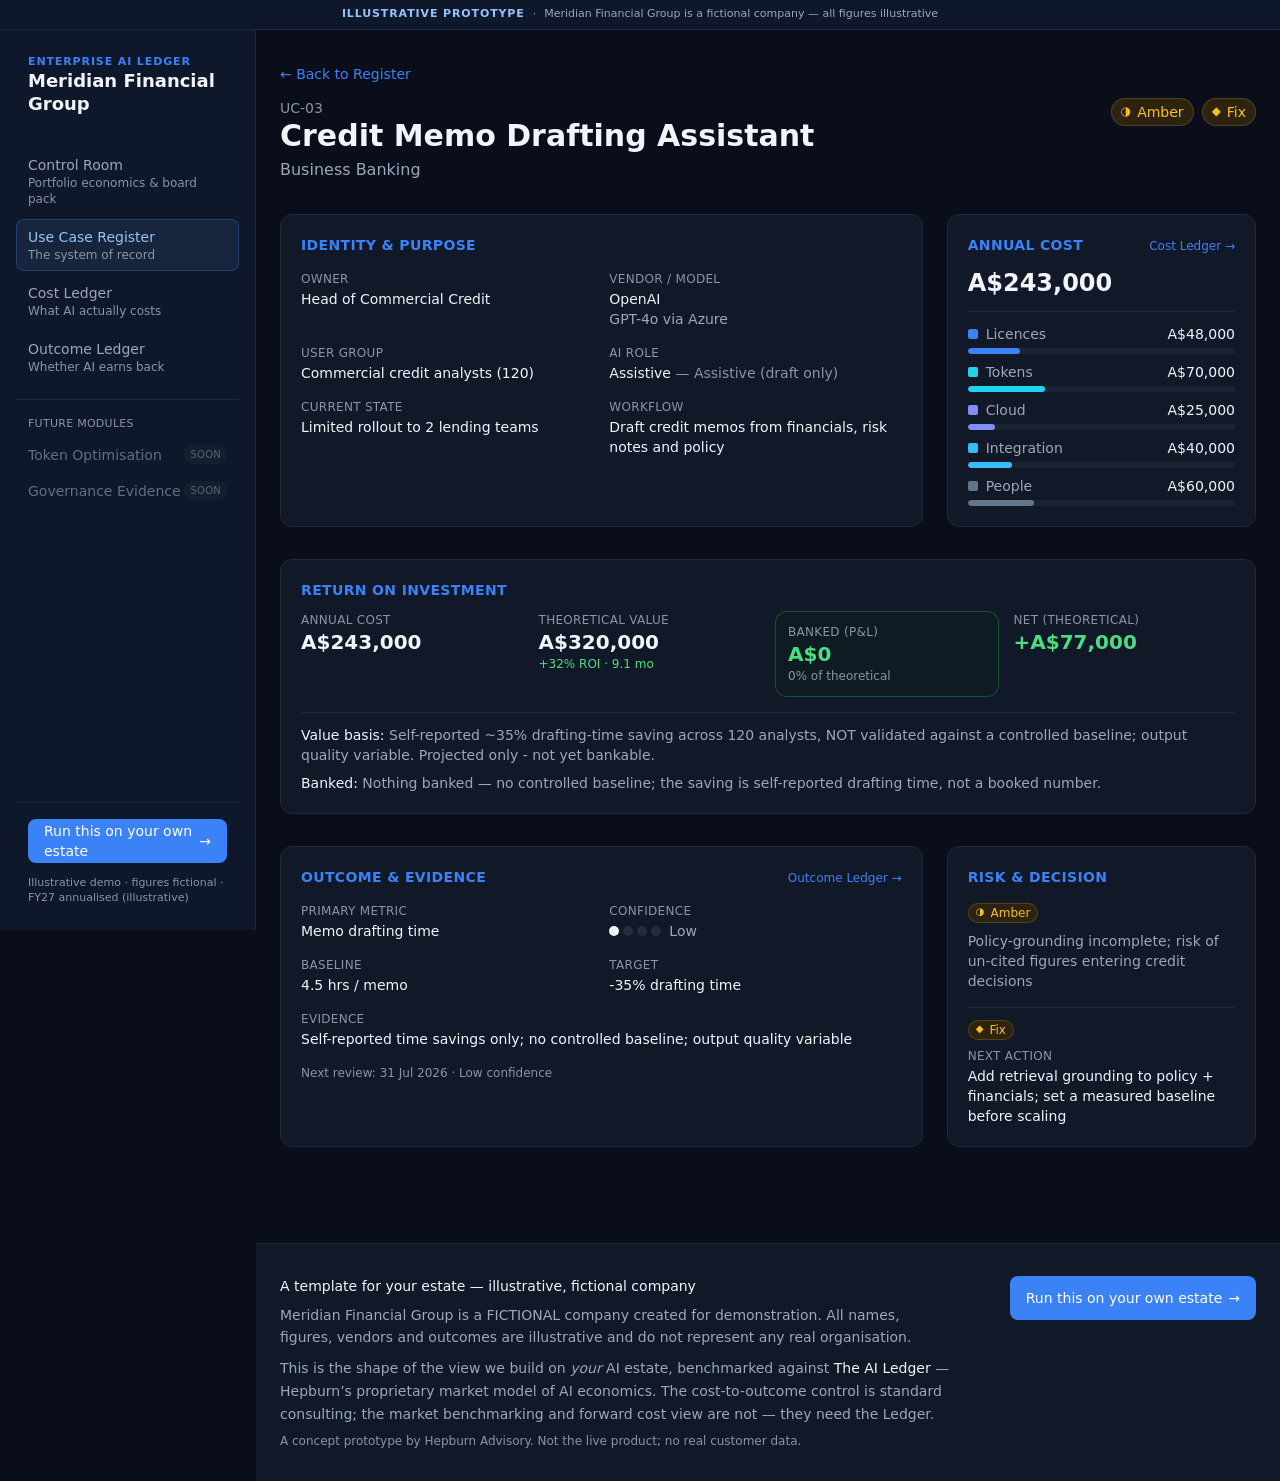
<file: register/UC-03/index.html>
<!DOCTYPE html><html lang="en-AU" class="__variable_f367f3"><head><meta charSet="utf-8"/><meta name="viewport" content="width=device-width, initial-scale=1"/><link rel="preload" href="/_next/static/media/e4af272ccee01ff0-s.p.woff2" as="font" crossorigin="" type="font/woff2"/><link rel="stylesheet" href="/_next/static/css/af6b7292f697ced3.css" data-precedence="next"/><link rel="preload" as="script" fetchPriority="low" href="/_next/static/chunks/webpack-c21a482aad66ec4e.js"/><script src="/_next/static/chunks/fd9d1056-d365d4919d5d6712.js" async=""></script><script src="/_next/static/chunks/117-23e4eb5be2542c7d.js" async=""></script><script src="/_next/static/chunks/main-app-dd6440d88523975c.js" async=""></script><script src="/_next/static/chunks/972-4966492bc3ce2423.js" async=""></script><script src="/_next/static/chunks/app/register/%5Bid%5D/page-882bd111ed1e7f88.js" async=""></script><script src="/_next/static/chunks/app/layout-6d34e2d3f3e8c4b6.js" async=""></script><title>Credit Memo Drafting Assistant (UC-03) — Enterprise AI Ledger</title><meta name="description" content="Business Banking · Draft credit memos from financials, risk notes and policy. Illustrative demo."/><meta name="next-size-adjust"/><script src="/_next/static/chunks/polyfills-42372ed130431b0a.js" noModule=""></script></head><body class="min-h-screen antialiased"><div class="flex flex-wrap items-center justify-center gap-x-2 gap-y-0.5 border-b border-border bg-nav-bg px-4 py-1.5 text-center text-[11px] text-ink-muted print:hidden"><span class="eyebrow font-semibold text-accent-text">Illustrative prototype</span><span class="text-ink-faint">·</span><span>Meridian Financial Group<!-- --> is a fictional company — all figures illustrative</span></div><div class="min-h-screen lg:grid lg:grid-cols-[16rem_1fr]"><aside class="sticky top-0 hidden h-screen flex-col border-r border-border bg-nav-bg px-4 py-6 lg:flex"><div class="px-3"><a class="block" href="/"><span class="block text-[11px] font-semibold uppercase tracking-[0.08em] text-accent">Enterprise AI Ledger</span><span class="block text-lg font-semibold leading-tight text-ink">Meridian Financial Group</span></a></div><div class="mt-8 flex-1 overflow-y-auto"><nav class="space-y-1" aria-label="Primary"><a class="block rounded-control px-3 py-2 text-ink-muted hover:bg-surface-muted hover:text-ink" href="/"><span class="block text-sm font-medium">Control Room</span><span class="block text-xs text-ink-faint">Portfolio economics &amp; board pack</span></a><a aria-current="page" class="block rounded-control px-3 py-2 bg-accent-soft text-accent-text ring-1 ring-inset ring-accent/30" href="/register/"><span class="block text-sm font-medium">Use Case Register</span><span class="block text-xs text-ink-faint">The system of record</span></a><a class="block rounded-control px-3 py-2 text-ink-muted hover:bg-surface-muted hover:text-ink" href="/cost/"><span class="block text-sm font-medium">Cost Ledger</span><span class="block text-xs text-ink-faint">What AI actually costs</span></a><a class="block rounded-control px-3 py-2 text-ink-muted hover:bg-surface-muted hover:text-ink" href="/outcome/"><span class="block text-sm font-medium">Outcome Ledger</span><span class="block text-xs text-ink-faint">Whether AI earns back</span></a><div class="!mt-4 border-t border-border pt-4"><p class="px-3 pb-1 text-[11px] font-medium uppercase tracking-wide text-ink-faint">Future modules</p><div class="flex cursor-not-allowed items-center justify-between rounded-control px-3 py-2 opacity-60" title="Coming in platform — not part of this prototype" aria-disabled="true"><span class="text-sm text-ink-muted">Token Optimisation</span><span class="rounded-chip bg-surface-muted px-1.5 py-0.5 text-[10px] uppercase tracking-wide text-ink-faint">Soon</span></div><div class="flex cursor-not-allowed items-center justify-between rounded-control px-3 py-2 opacity-60" title="Coming in platform — not part of this prototype" aria-disabled="true"><span class="text-sm text-ink-muted">Governance Evidence</span><span class="rounded-chip bg-surface-muted px-1.5 py-0.5 text-[10px] uppercase tracking-wide text-ink-faint">Soon</span></div></div></nav></div><div class="mt-6 space-y-3 border-t border-border px-3 pt-4"><a href="https://hepburnadvisory.com.au" target="_blank" rel="noopener noreferrer" class="inline-flex min-h-[44px] items-center gap-1.5 rounded-control px-4 text-sm font-medium transition-colors bg-accent text-white hover:bg-accent-hover w-full justify-center">Run this on your own estate<span aria-hidden="true">→</span></a><p class="text-[11px] leading-snug text-ink-faint">Illustrative demo · figures fictional · <!-- -->FY27 annualised (illustrative)</p></div></aside><div class="flex min-h-screen flex-col"><header class="sticky top-0 z-20 flex items-center justify-between gap-3 border-b border-border bg-nav-bg/95 px-4 py-3 backdrop-blur lg:hidden"><div class="min-w-0"><a class="block" href="/"><span class="block text-[11px] font-semibold uppercase tracking-[0.08em] text-accent">Enterprise AI Ledger</span><span class="block text-lg font-semibold leading-tight text-ink">Meridian Financial Group</span></a></div><button type="button" aria-expanded="false" aria-controls="mobile-nav" class="inline-flex min-h-[44px] items-center rounded-control border border-border px-4 text-sm font-medium text-ink active:bg-surface-muted">Menu</button></header><main class="flex-1"><div class="mx-auto max-w-6xl px-4 py-8 sm:px-6"><article class="space-y-8"><div><a class="text-sm text-accent hover:underline print:hidden" href="/register/">← Back to Register</a><div class="mt-3 flex flex-col gap-4 sm:flex-row sm:items-start sm:justify-between"><div><p class="tabular text-sm text-ink-faint">UC-03</p><h1 class="text-2xl font-semibold text-ink sm:text-3xl">Credit Memo Drafting Assistant</h1><p class="mt-1 text-ink-muted">Business Banking</p></div><div class="flex flex-wrap items-center gap-2"><span class="inline-flex items-center gap-1.5 whitespace-nowrap rounded-chip font-medium ring-1 ring-inset bg-status-amber-soft text-status-amber-fg ring-status-amber-fg/20 px-2.5 py-1 text-sm" title="Risk: Amber" aria-label="Risk: Amber"><span aria-hidden="true" class="text-[0.85em] leading-none">◑</span>Amber</span><span class="inline-flex items-center gap-1.5 whitespace-nowrap rounded-chip font-medium ring-1 ring-inset bg-status-amber-soft text-status-amber-fg ring-status-amber-fg/20 px-2.5 py-1 text-sm" title="Decision: Fix" aria-label="Decision: Fix"><span aria-hidden="true" class="text-[0.85em] leading-none">◆</span>Fix</span></div></div></div><div class="grid gap-6 lg:grid-cols-3"><section class="space-y-4 rounded-card border border-border bg-surface p-5 lg:col-span-2"><h2 class="text-sm font-semibold uppercase tracking-wide text-accent">Identity &amp; purpose</h2><dl class="grid grid-cols-1 gap-4 sm:grid-cols-2"><div><dt class="text-xs font-medium uppercase tracking-wide text-ink-faint">Owner</dt><dd class="mt-0.5 text-sm text-ink">Head of Commercial Credit</dd></div><div><dt class="text-xs font-medium uppercase tracking-wide text-ink-faint">Vendor / model</dt><dd class="mt-0.5 text-sm text-ink">OpenAI<span class="block text-ink-muted">GPT-4o via Azure</span></dd></div><div><dt class="text-xs font-medium uppercase tracking-wide text-ink-faint">User group</dt><dd class="mt-0.5 text-sm text-ink">Commercial credit analysts (120)</dd></div><div><dt class="text-xs font-medium uppercase tracking-wide text-ink-faint">AI role</dt><dd class="mt-0.5 text-sm text-ink">Assistive<!-- --> <span class="text-ink-faint">— <!-- -->Assistive (draft only)</span></dd></div><div><dt class="text-xs font-medium uppercase tracking-wide text-ink-faint">Current state</dt><dd class="mt-0.5 text-sm text-ink">Limited rollout to 2 lending teams</dd></div><div><dt class="text-xs font-medium uppercase tracking-wide text-ink-faint">Workflow</dt><dd class="mt-0.5 text-sm text-ink">Draft credit memos from financials, risk notes and policy</dd></div></dl></section><section class="space-y-3 rounded-card border border-border bg-surface p-5"><div class="flex items-baseline justify-between"><h2 class="text-sm font-semibold uppercase tracking-wide text-accent">Annual cost</h2><a class="text-xs text-accent hover:underline print:hidden" href="/cost/">Cost Ledger →</a></div><p class="tabular text-2xl font-semibold text-ink">A$243,000</p><ul class="space-y-2 border-t border-border pt-3"><li><div class="flex items-center justify-between text-sm"><span class="flex items-center gap-2 text-ink-muted"><span aria-hidden="true" class="h-2.5 w-2.5 rounded-sm" style="background-color:#3B82F6"></span>Licences</span><span class="tabular font-medium text-ink">A$48,000</span></div><div class="mt-1 h-1.5 overflow-hidden rounded-full bg-surface-muted"><div class="h-full rounded-full" style="width:19.753086419753085%;background-color:#3B82F6"></div></div></li><li><div class="flex items-center justify-between text-sm"><span class="flex items-center gap-2 text-ink-muted"><span aria-hidden="true" class="h-2.5 w-2.5 rounded-sm" style="background-color:#22D3EE"></span>Tokens</span><span class="tabular font-medium text-ink">A$70,000</span></div><div class="mt-1 h-1.5 overflow-hidden rounded-full bg-surface-muted"><div class="h-full rounded-full" style="width:28.80658436213992%;background-color:#22D3EE"></div></div></li><li><div class="flex items-center justify-between text-sm"><span class="flex items-center gap-2 text-ink-muted"><span aria-hidden="true" class="h-2.5 w-2.5 rounded-sm" style="background-color:#818CF8"></span>Cloud</span><span class="tabular font-medium text-ink">A$25,000</span></div><div class="mt-1 h-1.5 overflow-hidden rounded-full bg-surface-muted"><div class="h-full rounded-full" style="width:10.2880658436214%;background-color:#818CF8"></div></div></li><li><div class="flex items-center justify-between text-sm"><span class="flex items-center gap-2 text-ink-muted"><span aria-hidden="true" class="h-2.5 w-2.5 rounded-sm" style="background-color:#38BDF8"></span>Integration</span><span class="tabular font-medium text-ink">A$40,000</span></div><div class="mt-1 h-1.5 overflow-hidden rounded-full bg-surface-muted"><div class="h-full rounded-full" style="width:16.46090534979424%;background-color:#38BDF8"></div></div></li><li><div class="flex items-center justify-between text-sm"><span class="flex items-center gap-2 text-ink-muted"><span aria-hidden="true" class="h-2.5 w-2.5 rounded-sm" style="background-color:#64748B"></span>People</span><span class="tabular font-medium text-ink">A$60,000</span></div><div class="mt-1 h-1.5 overflow-hidden rounded-full bg-surface-muted"><div class="h-full rounded-full" style="width:24.691358024691358%;background-color:#64748B"></div></div></li></ul></section></div><section class="rounded-card border border-border bg-surface p-5"><h2 class="text-sm font-semibold uppercase tracking-wide text-accent">Return on investment</h2><div class="mt-3 grid grid-cols-2 gap-4 sm:grid-cols-4"><div><p class="text-xs uppercase tracking-wide text-ink-faint">Annual cost</p><p class="tabular text-xl font-semibold text-ink">A$243,000</p></div><div><p class="text-xs uppercase tracking-wide text-ink-faint">Theoretical value</p><p class="tabular text-xl font-semibold text-ink">A$320,000</p><p class="tabular text-xs text-status-green-fg">+<!-- -->32<!-- -->% ROI<!-- --> · 9.1 mo</p></div><div class="rounded-card border border-status-green-solid/30 bg-status-green-soft/30 p-3 -m-px"><p class="text-xs uppercase tracking-wide text-ink-faint">Banked (P&amp;L)</p><p class="tabular text-xl font-semibold text-status-green-fg">A$0</p><p class="text-xs text-ink-faint">0% of theoretical</p></div><div><p class="text-xs uppercase tracking-wide text-ink-faint">Net (theoretical)</p><p class="tabular text-xl font-semibold text-status-green-fg">+<!-- -->A$77,000</p></div></div><div class="mt-4 space-y-2 border-t border-border pt-3 text-sm text-ink-muted"><p><span class="font-medium text-ink">Value basis: </span>Self-reported ~35% drafting-time saving across 120 analysts, NOT validated against a controlled baseline; output quality variable. Projected only - not yet bankable.</p><p><span class="font-medium text-ink">Banked: </span>Nothing banked — no controlled baseline; the saving is self-reported drafting time, not a booked number.</p></div></section><div class="grid gap-6 lg:grid-cols-3"><section class="space-y-4 rounded-card border border-border bg-surface p-5 lg:col-span-2"><div class="flex items-baseline justify-between"><h2 class="text-sm font-semibold uppercase tracking-wide text-accent">Outcome &amp; evidence</h2><a class="text-xs text-accent hover:underline print:hidden" href="/outcome/">Outcome Ledger →</a></div><dl class="grid grid-cols-1 gap-4 sm:grid-cols-2"><div><dt class="text-xs font-medium uppercase tracking-wide text-ink-faint">Primary metric</dt><dd class="mt-0.5 text-sm text-ink">Memo drafting time</dd></div><div><dt class="text-xs font-medium uppercase tracking-wide text-ink-faint">Confidence</dt><dd class="mt-0.5 text-sm text-ink"><span class="inline-flex items-center gap-2" title="Outcome confidence: Low" aria-label="Outcome confidence: Low"><span aria-hidden="true" class="inline-flex items-center gap-1"><span class="h-2.5 w-2.5 rounded-full bg-ink"></span><span class="h-2.5 w-2.5 rounded-full bg-border-strong/50"></span><span class="h-2.5 w-2.5 rounded-full bg-border-strong/50"></span><span class="h-2.5 w-2.5 rounded-full bg-border-strong/50"></span></span><span class="text-sm text-ink-muted">Low</span></span></dd></div><div><dt class="text-xs font-medium uppercase tracking-wide text-ink-faint">Baseline</dt><dd class="mt-0.5 text-sm text-ink">4.5 hrs / memo</dd></div><div><dt class="text-xs font-medium uppercase tracking-wide text-ink-faint">Target</dt><dd class="mt-0.5 text-sm text-ink">-35% drafting time</dd></div></dl><div><dt class="text-xs font-medium uppercase tracking-wide text-ink-faint">Evidence</dt><dd class="mt-0.5 text-sm text-ink">Self-reported time savings only; no controlled baseline; output quality variable</dd></div><p class="text-xs text-ink-faint">Next review: <!-- -->31 Jul 2026<!-- --> ·<!-- --> <!-- -->Low<!-- --> confidence</p></section><section class="space-y-4 rounded-card border border-border bg-surface p-5"><h2 class="text-sm font-semibold uppercase tracking-wide text-accent">Risk &amp; decision</h2><div class="space-y-2"><div class="flex items-center gap-2"><span class="inline-flex items-center gap-1.5 whitespace-nowrap rounded-chip font-medium ring-1 ring-inset bg-status-amber-soft text-status-amber-fg ring-status-amber-fg/20 px-2 py-0.5 text-xs" title="Risk: Amber" aria-label="Risk: Amber"><span aria-hidden="true" class="text-[0.85em] leading-none">◑</span>Amber</span></div><p class="text-sm text-ink-muted">Policy-grounding incomplete; risk of un-cited figures entering credit decisions</p></div><div class="space-y-2 border-t border-border pt-3"><div class="flex items-center gap-2"><span class="inline-flex items-center gap-1.5 whitespace-nowrap rounded-chip font-medium ring-1 ring-inset bg-status-amber-soft text-status-amber-fg ring-status-amber-fg/20 px-2 py-0.5 text-xs" title="Decision: Fix" aria-label="Decision: Fix"><span aria-hidden="true" class="text-[0.85em] leading-none">◆</span>Fix</span></div><div><dt class="text-xs font-medium uppercase tracking-wide text-ink-faint">Next action</dt><dd class="mt-0.5 text-sm text-ink">Add retrieval grounding to policy + financials; set a measured baseline before scaling</dd></div></div></section></div></article></div><footer class="mt-16 border-t border-border bg-surface px-4 py-8 sm:px-6 print:mt-8"><div class="mx-auto flex max-w-6xl flex-col gap-6 sm:flex-row sm:items-start sm:justify-between"><div class="max-w-2xl space-y-2"><p class="text-sm font-medium text-ink">A template for your estate — illustrative, fictional company</p><p class="text-sm leading-relaxed text-ink-muted">Meridian Financial Group is a FICTIONAL company created for demonstration. All names, figures, vendors and outcomes are illustrative and do not represent any real organisation.</p><p class="text-sm leading-relaxed text-ink-muted">This is the shape of the view we build on <em>your</em> AI estate, benchmarked against <strong class="font-medium text-ink">The AI Ledger</strong> — Hepburn’s proprietary market model of AI economics. The cost-to-outcome control is standard consulting; the market benchmarking and forward cost view are not — they need the Ledger.</p><p class="text-xs text-ink-faint">A concept prototype by Hepburn Advisory. Not the live product; no real customer data.</p></div><div class="shrink-0 print:hidden"><a href="https://hepburnadvisory.com.au" target="_blank" rel="noopener noreferrer" class="inline-flex min-h-[44px] items-center gap-1.5 rounded-control px-4 text-sm font-medium transition-colors bg-accent text-white hover:bg-accent-hover ">Run this on your own estate<span aria-hidden="true">→</span></a></div></div></footer></main></div></div><script src="/_next/static/chunks/webpack-c21a482aad66ec4e.js" async=""></script><script>(self.__next_f=self.__next_f||[]).push([0]);self.__next_f.push([2,null])</script><script>self.__next_f.push([1,"1:HL[\"/_next/static/media/e4af272ccee01ff0-s.p.woff2\",\"font\",{\"crossOrigin\":\"\",\"type\":\"font/woff2\"}]\n2:HL[\"/_next/static/css/af6b7292f697ced3.css\",\"style\"]\n"])</script><script>self.__next_f.push([1,"3:I[2846,[],\"\"]\n5:I[2972,[\"972\",\"static/chunks/972-4966492bc3ce2423.js\",\"243\",\"static/chunks/app/register/%5Bid%5D/page-882bd111ed1e7f88.js\"],\"\"]\n6:I[4707,[],\"\"]\n8:I[6423,[],\"\"]\n9:I[2782,[\"972\",\"static/chunks/972-4966492bc3ce2423.js\",\"185\",\"static/chunks/app/layout-6d34e2d3f3e8c4b6.js\"],\"AppShell\"]\nb:I[1060,[],\"\"]\n7:[\"id\",\"UC-03\",\"d\"]\nc:[]\n"])</script><script>self.__next_f.push([1,"0:[\"$\",\"$L3\",null,{\"buildId\":\"36_RPcGyqPi8aSyQdGFsS\",\"assetPrefix\":\"\",\"urlParts\":[\"\",\"register\",\"UC-03\",\"\"],\"initialTree\":[\"\",{\"children\":[\"register\",{\"children\":[[\"id\",\"UC-03\",\"d\"],{\"children\":[\"__PAGE__?{\\\"id\\\":\\\"UC-03\\\"}\",{}]}]}]},\"$undefined\",\"$undefined\",true],\"initialSeedData\":[\"\",{\"children\":[\"register\",{\"children\":[[\"id\",\"UC-03\",\"d\"],{\"children\":[\"__PAGE__\",{},[[\"$L4\",[\"$\",\"div\",null,{\"className\":\"mx-auto max-w-6xl px-4 py-8 sm:px-6\",\"children\":[\"$\",\"article\",null,{\"className\":\"space-y-8\",\"children\":[[\"$\",\"div\",null,{\"children\":[[\"$\",\"$L5\",null,{\"href\":\"/register\",\"className\":\"text-sm text-accent hover:underline print:hidden\",\"children\":\"← Back to Register\"}],[\"$\",\"div\",null,{\"className\":\"mt-3 flex flex-col gap-4 sm:flex-row sm:items-start sm:justify-between\",\"children\":[[\"$\",\"div\",null,{\"children\":[[\"$\",\"p\",null,{\"className\":\"tabular text-sm text-ink-faint\",\"children\":\"UC-03\"}],[\"$\",\"h1\",null,{\"className\":\"text-2xl font-semibold text-ink sm:text-3xl\",\"children\":\"Credit Memo Drafting Assistant\"}],[\"$\",\"p\",null,{\"className\":\"mt-1 text-ink-muted\",\"children\":\"Business Banking\"}]]}],[\"$\",\"div\",null,{\"className\":\"flex flex-wrap items-center gap-2\",\"children\":[[\"$\",\"span\",null,{\"className\":\"inline-flex items-center gap-1.5 whitespace-nowrap rounded-chip font-medium ring-1 ring-inset bg-status-amber-soft text-status-amber-fg ring-status-amber-fg/20 px-2.5 py-1 text-sm\",\"title\":\"Risk: Amber\",\"aria-label\":\"Risk: Amber\",\"children\":[[\"$\",\"span\",null,{\"aria-hidden\":\"true\",\"className\":\"text-[0.85em] leading-none\",\"children\":\"◑\"}],\"Amber\"]}],[\"$\",\"span\",null,{\"className\":\"inline-flex items-center gap-1.5 whitespace-nowrap rounded-chip font-medium ring-1 ring-inset bg-status-amber-soft text-status-amber-fg ring-status-amber-fg/20 px-2.5 py-1 text-sm\",\"title\":\"Decision: Fix\",\"aria-label\":\"Decision: Fix\",\"children\":[[\"$\",\"span\",null,{\"aria-hidden\":\"true\",\"className\":\"text-[0.85em] leading-none\",\"children\":\"◆\"}],\"Fix\"]}]]}]]}]]}],[\"$\",\"div\",null,{\"className\":\"grid gap-6 lg:grid-cols-3\",\"children\":[[\"$\",\"section\",null,{\"className\":\"space-y-4 rounded-card border border-border bg-surface p-5 lg:col-span-2\",\"children\":[[\"$\",\"h2\",null,{\"className\":\"text-sm font-semibold uppercase tracking-wide text-accent\",\"children\":\"Identity \u0026 purpose\"}],[\"$\",\"dl\",null,{\"className\":\"grid grid-cols-1 gap-4 sm:grid-cols-2\",\"children\":[[\"$\",\"div\",null,{\"children\":[[\"$\",\"dt\",null,{\"className\":\"text-xs font-medium uppercase tracking-wide text-ink-faint\",\"children\":\"Owner\"}],[\"$\",\"dd\",null,{\"className\":\"mt-0.5 text-sm text-ink\",\"children\":\"Head of Commercial Credit\"}]]}],[\"$\",\"div\",null,{\"children\":[[\"$\",\"dt\",null,{\"className\":\"text-xs font-medium uppercase tracking-wide text-ink-faint\",\"children\":\"Vendor / model\"}],[\"$\",\"dd\",null,{\"className\":\"mt-0.5 text-sm text-ink\",\"children\":[\"OpenAI\",[\"$\",\"span\",null,{\"className\":\"block text-ink-muted\",\"children\":\"GPT-4o via Azure\"}]]}]]}],[\"$\",\"div\",null,{\"children\":[[\"$\",\"dt\",null,{\"className\":\"text-xs font-medium uppercase tracking-wide text-ink-faint\",\"children\":\"User group\"}],[\"$\",\"dd\",null,{\"className\":\"mt-0.5 text-sm text-ink\",\"children\":\"Commercial credit analysts (120)\"}]]}],[\"$\",\"div\",null,{\"children\":[[\"$\",\"dt\",null,{\"className\":\"text-xs font-medium uppercase tracking-wide text-ink-faint\",\"children\":\"AI role\"}],[\"$\",\"dd\",null,{\"className\":\"mt-0.5 text-sm text-ink\",\"children\":[\"Assistive\",\" \",[\"$\",\"span\",null,{\"className\":\"text-ink-faint\",\"children\":[\"— \",\"Assistive (draft only)\"]}]]}]]}],[\"$\",\"div\",null,{\"children\":[[\"$\",\"dt\",null,{\"className\":\"text-xs font-medium uppercase tracking-wide text-ink-faint\",\"children\":\"Current state\"}],[\"$\",\"dd\",null,{\"className\":\"mt-0.5 text-sm text-ink\",\"children\":\"Limited rollout to 2 lending teams\"}]]}],[\"$\",\"div\",null,{\"children\":[[\"$\",\"dt\",null,{\"className\":\"text-xs font-medium uppercase tracking-wide text-ink-faint\",\"children\":\"Workflow\"}],[\"$\",\"dd\",null,{\"className\":\"mt-0.5 text-sm text-ink\",\"children\":\"Draft credit memos from financials, risk notes and policy\"}]]}]]}]]}],[\"$\",\"section\",null,{\"className\":\"space-y-3 rounded-card border border-border bg-surface p-5\",\"children\":[[\"$\",\"div\",null,{\"className\":\"flex items-baseline justify-between\",\"children\":[[\"$\",\"h2\",null,{\"className\":\"text-sm font-semibold uppercase tracking-wide text-accent\",\"children\":\"Annual cost\"}],[\"$\",\"$L5\",null,{\"href\":\"/cost\",\"className\":\"text-xs text-accent hover:underline print:hidden\",\"children\":\"Cost Ledger →\"}]]}],[\"$\",\"p\",null,{\"className\":\"tabular text-2xl font-semibold text-ink\",\"children\":\"A$243,000\"}],[\"$\",\"ul\",null,{\"className\":\"space-y-2 border-t border-border pt-3\",\"children\":[[\"$\",\"li\",\"licences\",{\"children\":[[\"$\",\"div\",null,{\"className\":\"flex items-center justify-between text-sm\",\"children\":[[\"$\",\"span\",null,{\"className\":\"flex items-center gap-2 text-ink-muted\",\"children\":[[\"$\",\"span\",null,{\"aria-hidden\":\"true\",\"className\":\"h-2.5 w-2.5 rounded-sm\",\"style\":{\"backgroundColor\":\"#3B82F6\"}}],\"Licences\"]}],[\"$\",\"span\",null,{\"className\":\"tabular font-medium text-ink\",\"children\":\"A$48,000\"}]]}],[\"$\",\"div\",null,{\"className\":\"mt-1 h-1.5 overflow-hidden rounded-full bg-surface-muted\",\"children\":[\"$\",\"div\",null,{\"className\":\"h-full rounded-full\",\"style\":{\"width\":\"19.753086419753085%\",\"backgroundColor\":\"#3B82F6\"}}]}]]}],[\"$\",\"li\",\"tokens\",{\"children\":[[\"$\",\"div\",null,{\"className\":\"flex items-center justify-between text-sm\",\"children\":[[\"$\",\"span\",null,{\"className\":\"flex items-center gap-2 text-ink-muted\",\"children\":[[\"$\",\"span\",null,{\"aria-hidden\":\"true\",\"className\":\"h-2.5 w-2.5 rounded-sm\",\"style\":{\"backgroundColor\":\"#22D3EE\"}}],\"Tokens\"]}],[\"$\",\"span\",null,{\"className\":\"tabular font-medium text-ink\",\"children\":\"A$70,000\"}]]}],[\"$\",\"div\",null,{\"className\":\"mt-1 h-1.5 overflow-hidden rounded-full bg-surface-muted\",\"children\":[\"$\",\"div\",null,{\"className\":\"h-full rounded-full\",\"style\":{\"width\":\"28.80658436213992%\",\"backgroundColor\":\"#22D3EE\"}}]}]]}],[\"$\",\"li\",\"cloud\",{\"children\":[[\"$\",\"div\",null,{\"className\":\"flex items-center justify-between text-sm\",\"children\":[[\"$\",\"span\",null,{\"className\":\"flex items-center gap-2 text-ink-muted\",\"children\":[[\"$\",\"span\",null,{\"aria-hidden\":\"true\",\"className\":\"h-2.5 w-2.5 rounded-sm\",\"style\":{\"backgroundColor\":\"#818CF8\"}}],\"Cloud\"]}],[\"$\",\"span\",null,{\"className\":\"tabular font-medium text-ink\",\"children\":\"A$25,000\"}]]}],[\"$\",\"div\",null,{\"className\":\"mt-1 h-1.5 overflow-hidden rounded-full bg-surface-muted\",\"children\":[\"$\",\"div\",null,{\"className\":\"h-full rounded-full\",\"style\":{\"width\":\"10.2880658436214%\",\"backgroundColor\":\"#818CF8\"}}]}]]}],[\"$\",\"li\",\"integration\",{\"children\":[[\"$\",\"div\",null,{\"className\":\"flex items-center justify-between text-sm\",\"children\":[[\"$\",\"span\",null,{\"className\":\"flex items-center gap-2 text-ink-muted\",\"children\":[[\"$\",\"span\",null,{\"aria-hidden\":\"true\",\"className\":\"h-2.5 w-2.5 rounded-sm\",\"style\":{\"backgroundColor\":\"#38BDF8\"}}],\"Integration\"]}],[\"$\",\"span\",null,{\"className\":\"tabular font-medium text-ink\",\"children\":\"A$40,000\"}]]}],[\"$\",\"div\",null,{\"className\":\"mt-1 h-1.5 overflow-hidden rounded-full bg-surface-muted\",\"children\":[\"$\",\"div\",null,{\"className\":\"h-full rounded-full\",\"style\":{\"width\":\"16.46090534979424%\",\"backgroundColor\":\"#38BDF8\"}}]}]]}],[\"$\",\"li\",\"people\",{\"children\":[[\"$\",\"div\",null,{\"className\":\"flex items-center justify-between text-sm\",\"children\":[[\"$\",\"span\",null,{\"className\":\"flex items-center gap-2 text-ink-muted\",\"children\":[[\"$\",\"span\",null,{\"aria-hidden\":\"true\",\"className\":\"h-2.5 w-2.5 rounded-sm\",\"style\":{\"backgroundColor\":\"#64748B\"}}],\"People\"]}],[\"$\",\"span\",null,{\"className\":\"tabular font-medium text-ink\",\"children\":\"A$60,000\"}]]}],[\"$\",\"div\",null,{\"className\":\"mt-1 h-1.5 overflow-hidden rounded-full bg-surface-muted\",\"children\":[\"$\",\"div\",null,{\"className\":\"h-full rounded-full\",\"style\":{\"width\":\"24.691358024691358%\",\"backgroundColor\":\"#64748B\"}}]}]]}]]}]]}]]}],[\"$\",\"section\",null,{\"className\":\"rounded-card border border-border bg-surface p-5\",\"children\":[[\"$\",\"h2\",null,{\"className\":\"text-sm font-semibold uppercase tracking-wide text-accent\",\"children\":\"Return on investment\"}],[\"$\",\"div\",null,{\"className\":\"mt-3 grid grid-cols-2 gap-4 sm:grid-cols-4\",\"children\":[[\"$\",\"div\",null,{\"children\":[[\"$\",\"p\",null,{\"className\":\"text-xs uppercase tracking-wide text-ink-faint\",\"children\":\"Annual cost\"}],[\"$\",\"p\",null,{\"className\":\"tabular text-xl font-semibold text-ink\",\"children\":\"A$243,000\"}]]}],[\"$\",\"div\",null,{\"children\":[[\"$\",\"p\",null,{\"className\":\"text-xs uppercase tracking-wide text-ink-faint\",\"children\":\"Theoretical value\"}],[\"$\",\"p\",null,{\"className\":\"tabular text-xl font-semibold text-ink\",\"children\":\"A$320,000\"}],[\"$\",\"p\",null,{\"className\":\"tabular text-xs text-status-green-fg\",\"children\":[\"+\",32,\"% ROI\",\" · 9.1 mo\"]}]]}],[\"$\",\"div\",null,{\"className\":\"rounded-card border border-status-green-solid/30 bg-status-green-soft/30 p-3 -m-px\",\"children\":[[\"$\",\"p\",null,{\"className\":\"text-xs uppercase tracking-wide text-ink-faint\",\"children\":\"Banked (P\u0026L)\"}],[\"$\",\"p\",null,{\"className\":\"tabular text-xl font-semibold text-status-green-fg\",\"children\":\"A$0\"}],[\"$\",\"p\",null,{\"className\":\"text-xs text-ink-faint\",\"children\":\"0% of theoretical\"}]]}],[\"$\",\"div\",null,{\"children\":[[\"$\",\"p\",null,{\"className\":\"text-xs uppercase tracking-wide text-ink-faint\",\"children\":\"Net (theoretical)\"}],[\"$\",\"p\",null,{\"className\":\"tabular text-xl font-semibold text-status-green-fg\",\"children\":[\"+\",\"A$77,000\"]}]]}]]}],[\"$\",\"div\",null,{\"className\":\"mt-4 space-y-2 border-t border-border pt-3 text-sm text-ink-muted\",\"children\":[[\"$\",\"p\",null,{\"children\":[[\"$\",\"span\",null,{\"className\":\"font-medium text-ink\",\"children\":\"Value basis: \"}],\"Self-reported ~35% drafting-time saving across 120 analysts, NOT validated against a controlled baseline; output quality variable. Projected only - not yet bankable.\"]}],[\"$\",\"p\",null,{\"children\":[[\"$\",\"span\",null,{\"className\":\"font-medium text-ink\",\"children\":\"Banked: \"}],\"Nothing banked — no controlled baseline; the saving is self-reported drafting time, not a booked number.\"]}]]}]]}],[\"$\",\"div\",null,{\"className\":\"grid gap-6 lg:grid-cols-3\",\"children\":[[\"$\",\"section\",null,{\"className\":\"space-y-4 rounded-card border border-border bg-surface p-5 lg:col-span-2\",\"children\":[[\"$\",\"div\",null,{\"className\":\"flex items-baseline justify-between\",\"children\":[[\"$\",\"h2\",null,{\"className\":\"text-sm font-semibold uppercase tracking-wide text-accent\",\"children\":\"Outcome \u0026 evidence\"}],[\"$\",\"$L5\",null,{\"href\":\"/outcome\",\"className\":\"text-xs text-accent hover:underline print:hidden\",\"children\":\"Outcome Ledger →\"}]]}],[\"$\",\"dl\",null,{\"className\":\"grid grid-cols-1 gap-4 sm:grid-cols-2\",\"children\":[[\"$\",\"div\",null,{\"children\":[[\"$\",\"dt\",null,{\"className\":\"text-xs font-medium uppercase tracking-wide text-ink-faint\",\"children\":\"Primary metric\"}],[\"$\",\"dd\",null,{\"className\":\"mt-0.5 text-sm text-ink\",\"children\":\"Memo drafting time\"}]]}],[\"$\",\"div\",null,{\"children\":[[\"$\",\"dt\",null,{\"className\":\"text-xs font-medium uppercase tracking-wide text-ink-faint\",\"children\":\"Confidence\"}],[\"$\",\"dd\",null,{\"className\":\"mt-0.5 text-sm text-ink\",\"children\":[\"$\",\"span\",null,{\"className\":\"inline-flex items-center gap-2\",\"title\":\"Outcome confidence: Low\",\"aria-label\":\"Outcome confidence: Low\",\"children\":[[\"$\",\"span\",null,{\"aria-hidden\":\"true\",\"className\":\"inline-flex items-center gap-1\",\"children\":[[\"$\",\"span\",\"0\",{\"className\":\"h-2.5 w-2.5 rounded-full bg-ink\"}],[\"$\",\"span\",\"1\",{\"className\":\"h-2.5 w-2.5 rounded-full bg-border-strong/50\"}],[\"$\",\"span\",\"2\",{\"className\":\"h-2.5 w-2.5 rounded-full bg-border-strong/50\"}],[\"$\",\"span\",\"3\",{\"className\":\"h-2.5 w-2.5 rounded-full bg-border-strong/50\"}]]}],[\"$\",\"span\",null,{\"className\":\"text-sm text-ink-muted\",\"children\":\"Low\"}]]}]}]]}],[\"$\",\"div\",null,{\"children\":[[\"$\",\"dt\",null,{\"className\":\"text-xs font-medium uppercase tracking-wide text-ink-faint\",\"children\":\"Baseline\"}],[\"$\",\"dd\",null,{\"className\":\"mt-0.5 text-sm text-ink\",\"children\":\"4.5 hrs / memo\"}]]}],[\"$\",\"div\",null,{\"children\":[[\"$\",\"dt\",null,{\"className\":\"text-xs font-medium uppercase tracking-wide text-ink-faint\",\"children\":\"Target\"}],[\"$\",\"dd\",null,{\"className\":\"mt-0.5 text-sm text-ink\",\"children\":\"-35% drafting time\"}]]}]]}],[\"$\",\"div\",null,{\"children\":[[\"$\",\"dt\",null,{\"className\":\"text-xs font-medium uppercase tracking-wide text-ink-faint\",\"children\":\"Evidence\"}],[\"$\",\"dd\",null,{\"className\":\"mt-0.5 text-sm text-ink\",\"children\":\"Self-reported time savings only; no controlled baseline; output quality variable\"}]]}],[\"$\",\"p\",null,{\"className\":\"text-xs text-ink-faint\",\"children\":[\"Next review: \",\"31 Jul 2026\",\" ·\",\" \",\"Low\",\" confidence\"]}]]}],[\"$\",\"section\",null,{\"className\":\"space-y-4 rounded-card border border-border bg-surface p-5\",\"children\":[[\"$\",\"h2\",null,{\"className\":\"text-sm font-semibold uppercase tracking-wide text-accent\",\"children\":\"Risk \u0026 decision\"}],[\"$\",\"div\",null,{\"className\":\"space-y-2\",\"children\":[[\"$\",\"div\",null,{\"className\":\"flex items-center gap-2\",\"children\":[\"$\",\"span\",null,{\"className\":\"inline-flex items-center gap-1.5 whitespace-nowrap rounded-chip font-medium ring-1 ring-inset bg-status-amber-soft text-status-amber-fg ring-status-amber-fg/20 px-2 py-0.5 text-xs\",\"title\":\"Risk: Amber\",\"aria-label\":\"Risk: Amber\",\"children\":[[\"$\",\"span\",null,{\"aria-hidden\":\"true\",\"className\":\"text-[0.85em] leading-none\",\"children\":\"◑\"}],\"Amber\"]}]}],[\"$\",\"p\",null,{\"className\":\"text-sm text-ink-muted\",\"children\":\"Policy-grounding incomplete; risk of un-cited figures entering credit decisions\"}]]}],[\"$\",\"div\",null,{\"className\":\"space-y-2 border-t border-border pt-3\",\"children\":[[\"$\",\"div\",null,{\"className\":\"flex items-center gap-2\",\"children\":[\"$\",\"span\",null,{\"className\":\"inline-flex items-center gap-1.5 whitespace-nowrap rounded-chip font-medium ring-1 ring-inset bg-status-amber-soft text-status-amber-fg ring-status-amber-fg/20 px-2 py-0.5 text-xs\",\"title\":\"Decision: Fix\",\"aria-label\":\"Decision: Fix\",\"children\":[[\"$\",\"span\",null,{\"aria-hidden\":\"true\",\"className\":\"text-[0.85em] leading-none\",\"children\":\"◆\"}],\"Fix\"]}]}],[\"$\",\"div\",null,{\"children\":[[\"$\",\"dt\",null,{\"className\":\"text-xs font-medium uppercase tracking-wide text-ink-faint\",\"children\":\"Next action\"}],[\"$\",\"dd\",null,{\"className\":\"mt-0.5 text-sm text-ink\",\"children\":\"Add retrieval grounding to policy + financials; set a measured baseline before scaling\"}]]}]]}]]}]]}]]}]}],null],null],null]},[null,[\"$\",\"$L6\",null,{\"parallelRouterKey\":\"children\",\"segmentPath\":[\"children\",\"register\",\"children\",\"$7\",\"children\"],\"error\":\"$undefined\",\"errorStyles\":\"$undefined\",\"errorScripts\":\"$undefined\",\"template\":[\"$\",\"$L8\",null,{}],\"templateStyles\":\"$undefined\",\"templateScripts\":\"$undefined\",\"notFound\":\"$undefined\",\"notFoundStyles\":\"$undefined\"}]],null]},[null,[\"$\",\"$L6\",null,{\"parallelRouterKey\":\"children\",\"segmentPath\":[\"children\",\"register\",\"children\"],\"error\":\"$undefined\",\"errorStyles\":\"$undefined\",\"errorScripts\":\"$undefined\",\"template\":[\"$\",\"$L8\",null,{}],\"templateStyles\":\"$undefined\",\"templateScripts\":\"$undefined\",\"notFound\":\"$undefined\",\"notFoundStyles\":\"$undefined\"}]],null]},[[[[\"$\",\"link\",\"0\",{\"rel\":\"stylesheet\",\"href\":\"/_next/static/css/af6b7292f697ced3.css\",\"precedence\":\"next\",\"crossOrigin\":\"$undefined\"}]],[\"$\",\"html\",null,{\"lang\":\"en-AU\",\"className\":\"__variable_f367f3\",\"children\":[\"$\",\"body\",null,{\"className\":\"min-h-screen antialiased\",\"children\":[\"$\",\"$L9\",null,{\"companyName\":\"Meridian Financial Group\",\"period\":\"FY27 annualised (illustrative)\",\"children\":[[\"$\",\"$L6\",null,{\"parallelRouterKey\":\"children\",\"segmentPath\":[\"children\"],\"error\":\"$undefined\",\"errorStyles\":\"$undefined\",\"errorScripts\":\"$undefined\",\"template\":[\"$\",\"$L8\",null,{}],\"templateStyles\":\"$undefined\",\"templateScripts\":\"$undefined\",\"notFound\":[\"$\",\"div\",null,{\"className\":\"mx-auto max-w-xl px-6 py-24 text-center\",\"children\":[[\"$\",\"p\",null,{\"className\":\"text-sm font-semibold uppercase tracking-wide text-accent\",\"children\":\"Not found\"}],[\"$\",\"h1\",null,{\"className\":\"mt-2 text-2xl font-semibold text-ink\",\"children\":\"That page isn’t part of the demo\"}],[\"$\",\"p\",null,{\"className\":\"mt-3 text-ink-muted\",\"children\":\"This is an illustrative prototype with a fixed set of use cases.\"}],[\"$\",\"$L5\",null,{\"href\":\"/\",\"className\":\"mt-6 inline-block text-accent hover:underline\",\"children\":\"← Back to the Control Room\"}]]}],\"notFoundStyles\":[]}],[\"$\",\"footer\",null,{\"className\":\"mt-16 border-t border-border bg-surface px-4 py-8 sm:px-6 print:mt-8\",\"children\":[\"$\",\"div\",null,{\"className\":\"mx-auto flex max-w-6xl flex-col gap-6 sm:flex-row sm:items-start sm:justify-between\",\"children\":[[\"$\",\"div\",null,{\"className\":\"max-w-2xl space-y-2\",\"children\":[[\"$\",\"p\",null,{\"className\":\"text-sm font-medium text-ink\",\"children\":\"A template for your estate — illustrative, fictional company\"}],[\"$\",\"p\",null,{\"className\":\"text-sm leading-relaxed text-ink-muted\",\"children\":\"Meridian Financial Group is a FICTIONAL company created for demonstration. All names, figures, vendors and outcomes are illustrative and do not represent any real organisation.\"}],[\"$\",\"p\",null,{\"className\":\"text-sm leading-relaxed text-ink-muted\",\"children\":[\"This is the shape of the view we build on \",[\"$\",\"em\",null,{\"children\":\"your\"}],\" AI estate, benchmarked against \",[\"$\",\"strong\",null,{\"className\":\"font-medium text-ink\",\"children\":\"The AI Ledger\"}],\" — Hepburn’s proprietary market model of AI economics. The cost-to-outcome control is standard consulting; the market benchmarking and forward cost view are not — they need the Ledger.\"]}],[\"$\",\"p\",null,{\"className\":\"text-xs text-ink-faint\",\"children\":\"A concept prototype by Hepburn Advisory. Not the live product; no real customer data.\"}]]}],[\"$\",\"div\",null,{\"className\":\"shrink-0 print:hidden\",\"children\":[\"$\",\"a\",null,{\"href\":\"https://hepburnadvisory.com.au\",\"target\":\"_blank\",\"rel\":\"noopener noreferrer\",\"className\":\"inline-flex min-h-[44px] items-center gap-1.5 rounded-control px-4 text-sm font-medium transition-colors bg-accent text-white hover:bg-accent-hover \",\"children\":[\"Run this on your own estate\",[\"$\",\"span\",null,{\"aria-hidden\":\"true\",\"children\":\"→\"}]]}]}]]}]}]]}]}]}]],null],null],\"couldBeIntercepted\":false,\"initialHead\":[null,\"$La\"],\"globalErrorComponent\":\"$b\",\"missingSlots\":\"$Wc\"}]\n"])</script><script>self.__next_f.push([1,"a:[[\"$\",\"meta\",\"0\",{\"name\":\"viewport\",\"content\":\"width=device-width, initial-scale=1\"}],[\"$\",\"meta\",\"1\",{\"charSet\":\"utf-8\"}],[\"$\",\"title\",\"2\",{\"children\":\"Credit Memo Drafting Assistant (UC-03) — Enterprise AI Ledger\"}],[\"$\",\"meta\",\"3\",{\"name\":\"description\",\"content\":\"Business Banking · Draft credit memos from financials, risk notes and policy. Illustrative demo.\"}],[\"$\",\"meta\",\"4\",{\"name\":\"next-size-adjust\"}]]\n4:null\n"])</script></body></html>
</file>
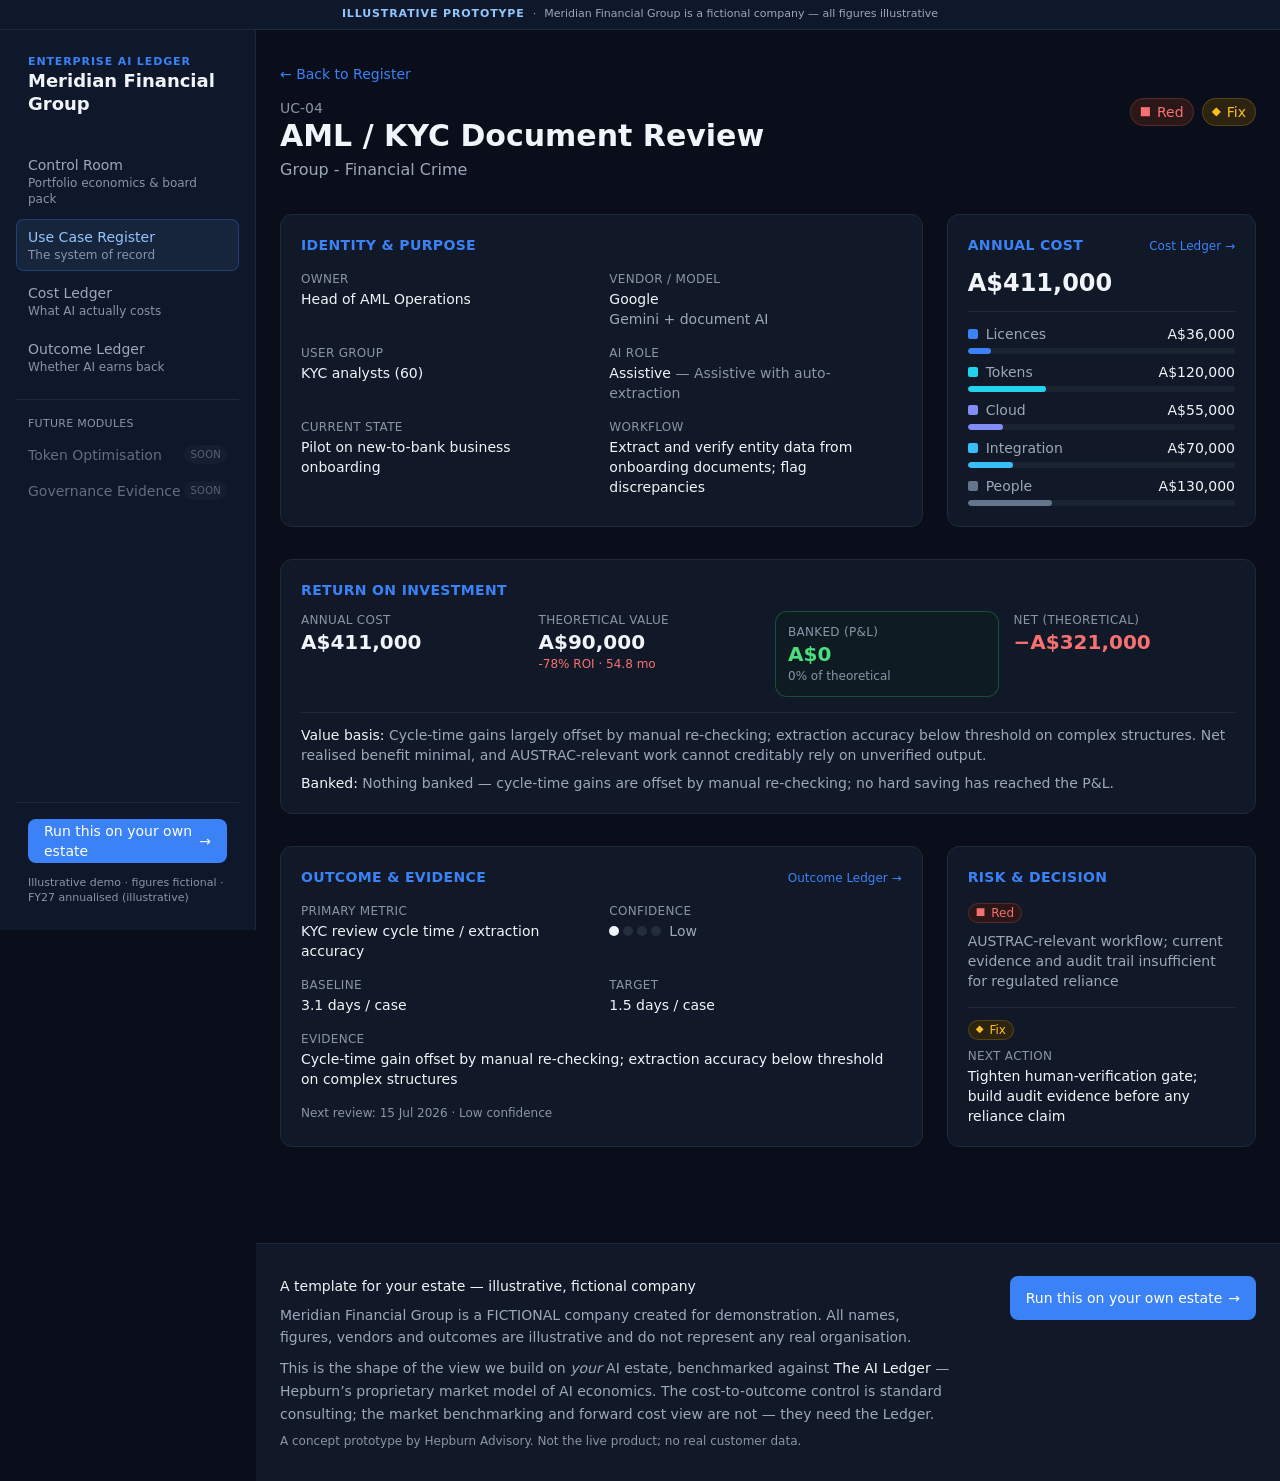
<file: register/UC-04/index.html>
<!DOCTYPE html><html lang="en-AU" class="__variable_f367f3"><head><meta charSet="utf-8"/><meta name="viewport" content="width=device-width, initial-scale=1"/><link rel="preload" href="/_next/static/media/e4af272ccee01ff0-s.p.woff2" as="font" crossorigin="" type="font/woff2"/><link rel="stylesheet" href="/_next/static/css/af6b7292f697ced3.css" data-precedence="next"/><link rel="preload" as="script" fetchPriority="low" href="/_next/static/chunks/webpack-c21a482aad66ec4e.js"/><script src="/_next/static/chunks/fd9d1056-d365d4919d5d6712.js" async=""></script><script src="/_next/static/chunks/117-23e4eb5be2542c7d.js" async=""></script><script src="/_next/static/chunks/main-app-dd6440d88523975c.js" async=""></script><script src="/_next/static/chunks/972-4966492bc3ce2423.js" async=""></script><script src="/_next/static/chunks/app/register/%5Bid%5D/page-882bd111ed1e7f88.js" async=""></script><script src="/_next/static/chunks/app/layout-6d34e2d3f3e8c4b6.js" async=""></script><title>AML / KYC Document Review (UC-04) — Enterprise AI Ledger</title><meta name="description" content="Group - Financial Crime · Extract and verify entity data from onboarding documents; flag discrepancies. Illustrative demo."/><meta name="next-size-adjust"/><script src="/_next/static/chunks/polyfills-42372ed130431b0a.js" noModule=""></script></head><body class="min-h-screen antialiased"><div class="flex flex-wrap items-center justify-center gap-x-2 gap-y-0.5 border-b border-border bg-nav-bg px-4 py-1.5 text-center text-[11px] text-ink-muted print:hidden"><span class="eyebrow font-semibold text-accent-text">Illustrative prototype</span><span class="text-ink-faint">·</span><span>Meridian Financial Group<!-- --> is a fictional company — all figures illustrative</span></div><div class="min-h-screen lg:grid lg:grid-cols-[16rem_1fr]"><aside class="sticky top-0 hidden h-screen flex-col border-r border-border bg-nav-bg px-4 py-6 lg:flex"><div class="px-3"><a class="block" href="/"><span class="block text-[11px] font-semibold uppercase tracking-[0.08em] text-accent">Enterprise AI Ledger</span><span class="block text-lg font-semibold leading-tight text-ink">Meridian Financial Group</span></a></div><div class="mt-8 flex-1 overflow-y-auto"><nav class="space-y-1" aria-label="Primary"><a class="block rounded-control px-3 py-2 text-ink-muted hover:bg-surface-muted hover:text-ink" href="/"><span class="block text-sm font-medium">Control Room</span><span class="block text-xs text-ink-faint">Portfolio economics &amp; board pack</span></a><a aria-current="page" class="block rounded-control px-3 py-2 bg-accent-soft text-accent-text ring-1 ring-inset ring-accent/30" href="/register/"><span class="block text-sm font-medium">Use Case Register</span><span class="block text-xs text-ink-faint">The system of record</span></a><a class="block rounded-control px-3 py-2 text-ink-muted hover:bg-surface-muted hover:text-ink" href="/cost/"><span class="block text-sm font-medium">Cost Ledger</span><span class="block text-xs text-ink-faint">What AI actually costs</span></a><a class="block rounded-control px-3 py-2 text-ink-muted hover:bg-surface-muted hover:text-ink" href="/outcome/"><span class="block text-sm font-medium">Outcome Ledger</span><span class="block text-xs text-ink-faint">Whether AI earns back</span></a><div class="!mt-4 border-t border-border pt-4"><p class="px-3 pb-1 text-[11px] font-medium uppercase tracking-wide text-ink-faint">Future modules</p><div class="flex cursor-not-allowed items-center justify-between rounded-control px-3 py-2 opacity-60" title="Coming in platform — not part of this prototype" aria-disabled="true"><span class="text-sm text-ink-muted">Token Optimisation</span><span class="rounded-chip bg-surface-muted px-1.5 py-0.5 text-[10px] uppercase tracking-wide text-ink-faint">Soon</span></div><div class="flex cursor-not-allowed items-center justify-between rounded-control px-3 py-2 opacity-60" title="Coming in platform — not part of this prototype" aria-disabled="true"><span class="text-sm text-ink-muted">Governance Evidence</span><span class="rounded-chip bg-surface-muted px-1.5 py-0.5 text-[10px] uppercase tracking-wide text-ink-faint">Soon</span></div></div></nav></div><div class="mt-6 space-y-3 border-t border-border px-3 pt-4"><a href="https://hepburnadvisory.com.au" target="_blank" rel="noopener noreferrer" class="inline-flex min-h-[44px] items-center gap-1.5 rounded-control px-4 text-sm font-medium transition-colors bg-accent text-white hover:bg-accent-hover w-full justify-center">Run this on your own estate<span aria-hidden="true">→</span></a><p class="text-[11px] leading-snug text-ink-faint">Illustrative demo · figures fictional · <!-- -->FY27 annualised (illustrative)</p></div></aside><div class="flex min-h-screen flex-col"><header class="sticky top-0 z-20 flex items-center justify-between gap-3 border-b border-border bg-nav-bg/95 px-4 py-3 backdrop-blur lg:hidden"><div class="min-w-0"><a class="block" href="/"><span class="block text-[11px] font-semibold uppercase tracking-[0.08em] text-accent">Enterprise AI Ledger</span><span class="block text-lg font-semibold leading-tight text-ink">Meridian Financial Group</span></a></div><button type="button" aria-expanded="false" aria-controls="mobile-nav" class="inline-flex min-h-[44px] items-center rounded-control border border-border px-4 text-sm font-medium text-ink active:bg-surface-muted">Menu</button></header><main class="flex-1"><div class="mx-auto max-w-6xl px-4 py-8 sm:px-6"><article class="space-y-8"><div><a class="text-sm text-accent hover:underline print:hidden" href="/register/">← Back to Register</a><div class="mt-3 flex flex-col gap-4 sm:flex-row sm:items-start sm:justify-between"><div><p class="tabular text-sm text-ink-faint">UC-04</p><h1 class="text-2xl font-semibold text-ink sm:text-3xl">AML / KYC Document Review</h1><p class="mt-1 text-ink-muted">Group - Financial Crime</p></div><div class="flex flex-wrap items-center gap-2"><span class="inline-flex items-center gap-1.5 whitespace-nowrap rounded-chip font-medium ring-1 ring-inset bg-status-red-soft text-status-red-fg ring-status-red-fg/20 px-2.5 py-1 text-sm" title="Risk: Red" aria-label="Risk: Red"><span aria-hidden="true" class="text-[0.85em] leading-none">■</span>Red</span><span class="inline-flex items-center gap-1.5 whitespace-nowrap rounded-chip font-medium ring-1 ring-inset bg-status-amber-soft text-status-amber-fg ring-status-amber-fg/20 px-2.5 py-1 text-sm" title="Decision: Fix" aria-label="Decision: Fix"><span aria-hidden="true" class="text-[0.85em] leading-none">◆</span>Fix</span></div></div></div><div class="grid gap-6 lg:grid-cols-3"><section class="space-y-4 rounded-card border border-border bg-surface p-5 lg:col-span-2"><h2 class="text-sm font-semibold uppercase tracking-wide text-accent">Identity &amp; purpose</h2><dl class="grid grid-cols-1 gap-4 sm:grid-cols-2"><div><dt class="text-xs font-medium uppercase tracking-wide text-ink-faint">Owner</dt><dd class="mt-0.5 text-sm text-ink">Head of AML Operations</dd></div><div><dt class="text-xs font-medium uppercase tracking-wide text-ink-faint">Vendor / model</dt><dd class="mt-0.5 text-sm text-ink">Google<span class="block text-ink-muted">Gemini + document AI</span></dd></div><div><dt class="text-xs font-medium uppercase tracking-wide text-ink-faint">User group</dt><dd class="mt-0.5 text-sm text-ink">KYC analysts (60)</dd></div><div><dt class="text-xs font-medium uppercase tracking-wide text-ink-faint">AI role</dt><dd class="mt-0.5 text-sm text-ink">Assistive<!-- --> <span class="text-ink-faint">— <!-- -->Assistive with auto-extraction</span></dd></div><div><dt class="text-xs font-medium uppercase tracking-wide text-ink-faint">Current state</dt><dd class="mt-0.5 text-sm text-ink">Pilot on new-to-bank business onboarding</dd></div><div><dt class="text-xs font-medium uppercase tracking-wide text-ink-faint">Workflow</dt><dd class="mt-0.5 text-sm text-ink">Extract and verify entity data from onboarding documents; flag discrepancies</dd></div></dl></section><section class="space-y-3 rounded-card border border-border bg-surface p-5"><div class="flex items-baseline justify-between"><h2 class="text-sm font-semibold uppercase tracking-wide text-accent">Annual cost</h2><a class="text-xs text-accent hover:underline print:hidden" href="/cost/">Cost Ledger →</a></div><p class="tabular text-2xl font-semibold text-ink">A$411,000</p><ul class="space-y-2 border-t border-border pt-3"><li><div class="flex items-center justify-between text-sm"><span class="flex items-center gap-2 text-ink-muted"><span aria-hidden="true" class="h-2.5 w-2.5 rounded-sm" style="background-color:#3B82F6"></span>Licences</span><span class="tabular font-medium text-ink">A$36,000</span></div><div class="mt-1 h-1.5 overflow-hidden rounded-full bg-surface-muted"><div class="h-full rounded-full" style="width:8.75912408759124%;background-color:#3B82F6"></div></div></li><li><div class="flex items-center justify-between text-sm"><span class="flex items-center gap-2 text-ink-muted"><span aria-hidden="true" class="h-2.5 w-2.5 rounded-sm" style="background-color:#22D3EE"></span>Tokens</span><span class="tabular font-medium text-ink">A$120,000</span></div><div class="mt-1 h-1.5 overflow-hidden rounded-full bg-surface-muted"><div class="h-full rounded-full" style="width:29.1970802919708%;background-color:#22D3EE"></div></div></li><li><div class="flex items-center justify-between text-sm"><span class="flex items-center gap-2 text-ink-muted"><span aria-hidden="true" class="h-2.5 w-2.5 rounded-sm" style="background-color:#818CF8"></span>Cloud</span><span class="tabular font-medium text-ink">A$55,000</span></div><div class="mt-1 h-1.5 overflow-hidden rounded-full bg-surface-muted"><div class="h-full rounded-full" style="width:13.381995133819952%;background-color:#818CF8"></div></div></li><li><div class="flex items-center justify-between text-sm"><span class="flex items-center gap-2 text-ink-muted"><span aria-hidden="true" class="h-2.5 w-2.5 rounded-sm" style="background-color:#38BDF8"></span>Integration</span><span class="tabular font-medium text-ink">A$70,000</span></div><div class="mt-1 h-1.5 overflow-hidden rounded-full bg-surface-muted"><div class="h-full rounded-full" style="width:17.0316301703163%;background-color:#38BDF8"></div></div></li><li><div class="flex items-center justify-between text-sm"><span class="flex items-center gap-2 text-ink-muted"><span aria-hidden="true" class="h-2.5 w-2.5 rounded-sm" style="background-color:#64748B"></span>People</span><span class="tabular font-medium text-ink">A$130,000</span></div><div class="mt-1 h-1.5 overflow-hidden rounded-full bg-surface-muted"><div class="h-full rounded-full" style="width:31.630170316301705%;background-color:#64748B"></div></div></li></ul></section></div><section class="rounded-card border border-border bg-surface p-5"><h2 class="text-sm font-semibold uppercase tracking-wide text-accent">Return on investment</h2><div class="mt-3 grid grid-cols-2 gap-4 sm:grid-cols-4"><div><p class="text-xs uppercase tracking-wide text-ink-faint">Annual cost</p><p class="tabular text-xl font-semibold text-ink">A$411,000</p></div><div><p class="text-xs uppercase tracking-wide text-ink-faint">Theoretical value</p><p class="tabular text-xl font-semibold text-ink">A$90,000</p><p class="tabular text-xs text-status-red-fg">-78<!-- -->% ROI<!-- --> · 54.8 mo</p></div><div class="rounded-card border border-status-green-solid/30 bg-status-green-soft/30 p-3 -m-px"><p class="text-xs uppercase tracking-wide text-ink-faint">Banked (P&amp;L)</p><p class="tabular text-xl font-semibold text-status-green-fg">A$0</p><p class="text-xs text-ink-faint">0% of theoretical</p></div><div><p class="text-xs uppercase tracking-wide text-ink-faint">Net (theoretical)</p><p class="tabular text-xl font-semibold text-status-red-fg">−<!-- -->A$321,000</p></div></div><div class="mt-4 space-y-2 border-t border-border pt-3 text-sm text-ink-muted"><p><span class="font-medium text-ink">Value basis: </span>Cycle-time gains largely offset by manual re-checking; extraction accuracy below threshold on complex structures. Net realised benefit minimal, and AUSTRAC-relevant work cannot creditably rely on unverified output.</p><p><span class="font-medium text-ink">Banked: </span>Nothing banked — cycle-time gains are offset by manual re-checking; no hard saving has reached the P&amp;L.</p></div></section><div class="grid gap-6 lg:grid-cols-3"><section class="space-y-4 rounded-card border border-border bg-surface p-5 lg:col-span-2"><div class="flex items-baseline justify-between"><h2 class="text-sm font-semibold uppercase tracking-wide text-accent">Outcome &amp; evidence</h2><a class="text-xs text-accent hover:underline print:hidden" href="/outcome/">Outcome Ledger →</a></div><dl class="grid grid-cols-1 gap-4 sm:grid-cols-2"><div><dt class="text-xs font-medium uppercase tracking-wide text-ink-faint">Primary metric</dt><dd class="mt-0.5 text-sm text-ink">KYC review cycle time / extraction accuracy</dd></div><div><dt class="text-xs font-medium uppercase tracking-wide text-ink-faint">Confidence</dt><dd class="mt-0.5 text-sm text-ink"><span class="inline-flex items-center gap-2" title="Outcome confidence: Low" aria-label="Outcome confidence: Low"><span aria-hidden="true" class="inline-flex items-center gap-1"><span class="h-2.5 w-2.5 rounded-full bg-ink"></span><span class="h-2.5 w-2.5 rounded-full bg-border-strong/50"></span><span class="h-2.5 w-2.5 rounded-full bg-border-strong/50"></span><span class="h-2.5 w-2.5 rounded-full bg-border-strong/50"></span></span><span class="text-sm text-ink-muted">Low</span></span></dd></div><div><dt class="text-xs font-medium uppercase tracking-wide text-ink-faint">Baseline</dt><dd class="mt-0.5 text-sm text-ink">3.1 days / case</dd></div><div><dt class="text-xs font-medium uppercase tracking-wide text-ink-faint">Target</dt><dd class="mt-0.5 text-sm text-ink">1.5 days / case</dd></div></dl><div><dt class="text-xs font-medium uppercase tracking-wide text-ink-faint">Evidence</dt><dd class="mt-0.5 text-sm text-ink">Cycle-time gain offset by manual re-checking; extraction accuracy below threshold on complex structures</dd></div><p class="text-xs text-ink-faint">Next review: <!-- -->15 Jul 2026<!-- --> ·<!-- --> <!-- -->Low<!-- --> confidence</p></section><section class="space-y-4 rounded-card border border-border bg-surface p-5"><h2 class="text-sm font-semibold uppercase tracking-wide text-accent">Risk &amp; decision</h2><div class="space-y-2"><div class="flex items-center gap-2"><span class="inline-flex items-center gap-1.5 whitespace-nowrap rounded-chip font-medium ring-1 ring-inset bg-status-red-soft text-status-red-fg ring-status-red-fg/20 px-2 py-0.5 text-xs" title="Risk: Red" aria-label="Risk: Red"><span aria-hidden="true" class="text-[0.85em] leading-none">■</span>Red</span></div><p class="text-sm text-ink-muted">AUSTRAC-relevant workflow; current evidence and audit trail insufficient for regulated reliance</p></div><div class="space-y-2 border-t border-border pt-3"><div class="flex items-center gap-2"><span class="inline-flex items-center gap-1.5 whitespace-nowrap rounded-chip font-medium ring-1 ring-inset bg-status-amber-soft text-status-amber-fg ring-status-amber-fg/20 px-2 py-0.5 text-xs" title="Decision: Fix" aria-label="Decision: Fix"><span aria-hidden="true" class="text-[0.85em] leading-none">◆</span>Fix</span></div><div><dt class="text-xs font-medium uppercase tracking-wide text-ink-faint">Next action</dt><dd class="mt-0.5 text-sm text-ink">Tighten human-verification gate; build audit evidence before any reliance claim</dd></div></div></section></div></article></div><footer class="mt-16 border-t border-border bg-surface px-4 py-8 sm:px-6 print:mt-8"><div class="mx-auto flex max-w-6xl flex-col gap-6 sm:flex-row sm:items-start sm:justify-between"><div class="max-w-2xl space-y-2"><p class="text-sm font-medium text-ink">A template for your estate — illustrative, fictional company</p><p class="text-sm leading-relaxed text-ink-muted">Meridian Financial Group is a FICTIONAL company created for demonstration. All names, figures, vendors and outcomes are illustrative and do not represent any real organisation.</p><p class="text-sm leading-relaxed text-ink-muted">This is the shape of the view we build on <em>your</em> AI estate, benchmarked against <strong class="font-medium text-ink">The AI Ledger</strong> — Hepburn’s proprietary market model of AI economics. The cost-to-outcome control is standard consulting; the market benchmarking and forward cost view are not — they need the Ledger.</p><p class="text-xs text-ink-faint">A concept prototype by Hepburn Advisory. Not the live product; no real customer data.</p></div><div class="shrink-0 print:hidden"><a href="https://hepburnadvisory.com.au" target="_blank" rel="noopener noreferrer" class="inline-flex min-h-[44px] items-center gap-1.5 rounded-control px-4 text-sm font-medium transition-colors bg-accent text-white hover:bg-accent-hover ">Run this on your own estate<span aria-hidden="true">→</span></a></div></div></footer></main></div></div><script src="/_next/static/chunks/webpack-c21a482aad66ec4e.js" async=""></script><script>(self.__next_f=self.__next_f||[]).push([0]);self.__next_f.push([2,null])</script><script>self.__next_f.push([1,"1:HL[\"/_next/static/media/e4af272ccee01ff0-s.p.woff2\",\"font\",{\"crossOrigin\":\"\",\"type\":\"font/woff2\"}]\n2:HL[\"/_next/static/css/af6b7292f697ced3.css\",\"style\"]\n"])</script><script>self.__next_f.push([1,"3:I[2846,[],\"\"]\n5:I[2972,[\"972\",\"static/chunks/972-4966492bc3ce2423.js\",\"243\",\"static/chunks/app/register/%5Bid%5D/page-882bd111ed1e7f88.js\"],\"\"]\n6:I[4707,[],\"\"]\n8:I[6423,[],\"\"]\n9:I[2782,[\"972\",\"static/chunks/972-4966492bc3ce2423.js\",\"185\",\"static/chunks/app/layout-6d34e2d3f3e8c4b6.js\"],\"AppShell\"]\nb:I[1060,[],\"\"]\n7:[\"id\",\"UC-04\",\"d\"]\nc:[]\n"])</script><script>self.__next_f.push([1,"0:[\"$\",\"$L3\",null,{\"buildId\":\"36_RPcGyqPi8aSyQdGFsS\",\"assetPrefix\":\"\",\"urlParts\":[\"\",\"register\",\"UC-04\",\"\"],\"initialTree\":[\"\",{\"children\":[\"register\",{\"children\":[[\"id\",\"UC-04\",\"d\"],{\"children\":[\"__PAGE__?{\\\"id\\\":\\\"UC-04\\\"}\",{}]}]}]},\"$undefined\",\"$undefined\",true],\"initialSeedData\":[\"\",{\"children\":[\"register\",{\"children\":[[\"id\",\"UC-04\",\"d\"],{\"children\":[\"__PAGE__\",{},[[\"$L4\",[\"$\",\"div\",null,{\"className\":\"mx-auto max-w-6xl px-4 py-8 sm:px-6\",\"children\":[\"$\",\"article\",null,{\"className\":\"space-y-8\",\"children\":[[\"$\",\"div\",null,{\"children\":[[\"$\",\"$L5\",null,{\"href\":\"/register\",\"className\":\"text-sm text-accent hover:underline print:hidden\",\"children\":\"← Back to Register\"}],[\"$\",\"div\",null,{\"className\":\"mt-3 flex flex-col gap-4 sm:flex-row sm:items-start sm:justify-between\",\"children\":[[\"$\",\"div\",null,{\"children\":[[\"$\",\"p\",null,{\"className\":\"tabular text-sm text-ink-faint\",\"children\":\"UC-04\"}],[\"$\",\"h1\",null,{\"className\":\"text-2xl font-semibold text-ink sm:text-3xl\",\"children\":\"AML / KYC Document Review\"}],[\"$\",\"p\",null,{\"className\":\"mt-1 text-ink-muted\",\"children\":\"Group - Financial Crime\"}]]}],[\"$\",\"div\",null,{\"className\":\"flex flex-wrap items-center gap-2\",\"children\":[[\"$\",\"span\",null,{\"className\":\"inline-flex items-center gap-1.5 whitespace-nowrap rounded-chip font-medium ring-1 ring-inset bg-status-red-soft text-status-red-fg ring-status-red-fg/20 px-2.5 py-1 text-sm\",\"title\":\"Risk: Red\",\"aria-label\":\"Risk: Red\",\"children\":[[\"$\",\"span\",null,{\"aria-hidden\":\"true\",\"className\":\"text-[0.85em] leading-none\",\"children\":\"■\"}],\"Red\"]}],[\"$\",\"span\",null,{\"className\":\"inline-flex items-center gap-1.5 whitespace-nowrap rounded-chip font-medium ring-1 ring-inset bg-status-amber-soft text-status-amber-fg ring-status-amber-fg/20 px-2.5 py-1 text-sm\",\"title\":\"Decision: Fix\",\"aria-label\":\"Decision: Fix\",\"children\":[[\"$\",\"span\",null,{\"aria-hidden\":\"true\",\"className\":\"text-[0.85em] leading-none\",\"children\":\"◆\"}],\"Fix\"]}]]}]]}]]}],[\"$\",\"div\",null,{\"className\":\"grid gap-6 lg:grid-cols-3\",\"children\":[[\"$\",\"section\",null,{\"className\":\"space-y-4 rounded-card border border-border bg-surface p-5 lg:col-span-2\",\"children\":[[\"$\",\"h2\",null,{\"className\":\"text-sm font-semibold uppercase tracking-wide text-accent\",\"children\":\"Identity \u0026 purpose\"}],[\"$\",\"dl\",null,{\"className\":\"grid grid-cols-1 gap-4 sm:grid-cols-2\",\"children\":[[\"$\",\"div\",null,{\"children\":[[\"$\",\"dt\",null,{\"className\":\"text-xs font-medium uppercase tracking-wide text-ink-faint\",\"children\":\"Owner\"}],[\"$\",\"dd\",null,{\"className\":\"mt-0.5 text-sm text-ink\",\"children\":\"Head of AML Operations\"}]]}],[\"$\",\"div\",null,{\"children\":[[\"$\",\"dt\",null,{\"className\":\"text-xs font-medium uppercase tracking-wide text-ink-faint\",\"children\":\"Vendor / model\"}],[\"$\",\"dd\",null,{\"className\":\"mt-0.5 text-sm text-ink\",\"children\":[\"Google\",[\"$\",\"span\",null,{\"className\":\"block text-ink-muted\",\"children\":\"Gemini + document AI\"}]]}]]}],[\"$\",\"div\",null,{\"children\":[[\"$\",\"dt\",null,{\"className\":\"text-xs font-medium uppercase tracking-wide text-ink-faint\",\"children\":\"User group\"}],[\"$\",\"dd\",null,{\"className\":\"mt-0.5 text-sm text-ink\",\"children\":\"KYC analysts (60)\"}]]}],[\"$\",\"div\",null,{\"children\":[[\"$\",\"dt\",null,{\"className\":\"text-xs font-medium uppercase tracking-wide text-ink-faint\",\"children\":\"AI role\"}],[\"$\",\"dd\",null,{\"className\":\"mt-0.5 text-sm text-ink\",\"children\":[\"Assistive\",\" \",[\"$\",\"span\",null,{\"className\":\"text-ink-faint\",\"children\":[\"— \",\"Assistive with auto-extraction\"]}]]}]]}],[\"$\",\"div\",null,{\"children\":[[\"$\",\"dt\",null,{\"className\":\"text-xs font-medium uppercase tracking-wide text-ink-faint\",\"children\":\"Current state\"}],[\"$\",\"dd\",null,{\"className\":\"mt-0.5 text-sm text-ink\",\"children\":\"Pilot on new-to-bank business onboarding\"}]]}],[\"$\",\"div\",null,{\"children\":[[\"$\",\"dt\",null,{\"className\":\"text-xs font-medium uppercase tracking-wide text-ink-faint\",\"children\":\"Workflow\"}],[\"$\",\"dd\",null,{\"className\":\"mt-0.5 text-sm text-ink\",\"children\":\"Extract and verify entity data from onboarding documents; flag discrepancies\"}]]}]]}]]}],[\"$\",\"section\",null,{\"className\":\"space-y-3 rounded-card border border-border bg-surface p-5\",\"children\":[[\"$\",\"div\",null,{\"className\":\"flex items-baseline justify-between\",\"children\":[[\"$\",\"h2\",null,{\"className\":\"text-sm font-semibold uppercase tracking-wide text-accent\",\"children\":\"Annual cost\"}],[\"$\",\"$L5\",null,{\"href\":\"/cost\",\"className\":\"text-xs text-accent hover:underline print:hidden\",\"children\":\"Cost Ledger →\"}]]}],[\"$\",\"p\",null,{\"className\":\"tabular text-2xl font-semibold text-ink\",\"children\":\"A$411,000\"}],[\"$\",\"ul\",null,{\"className\":\"space-y-2 border-t border-border pt-3\",\"children\":[[\"$\",\"li\",\"licences\",{\"children\":[[\"$\",\"div\",null,{\"className\":\"flex items-center justify-between text-sm\",\"children\":[[\"$\",\"span\",null,{\"className\":\"flex items-center gap-2 text-ink-muted\",\"children\":[[\"$\",\"span\",null,{\"aria-hidden\":\"true\",\"className\":\"h-2.5 w-2.5 rounded-sm\",\"style\":{\"backgroundColor\":\"#3B82F6\"}}],\"Licences\"]}],[\"$\",\"span\",null,{\"className\":\"tabular font-medium text-ink\",\"children\":\"A$36,000\"}]]}],[\"$\",\"div\",null,{\"className\":\"mt-1 h-1.5 overflow-hidden rounded-full bg-surface-muted\",\"children\":[\"$\",\"div\",null,{\"className\":\"h-full rounded-full\",\"style\":{\"width\":\"8.75912408759124%\",\"backgroundColor\":\"#3B82F6\"}}]}]]}],[\"$\",\"li\",\"tokens\",{\"children\":[[\"$\",\"div\",null,{\"className\":\"flex items-center justify-between text-sm\",\"children\":[[\"$\",\"span\",null,{\"className\":\"flex items-center gap-2 text-ink-muted\",\"children\":[[\"$\",\"span\",null,{\"aria-hidden\":\"true\",\"className\":\"h-2.5 w-2.5 rounded-sm\",\"style\":{\"backgroundColor\":\"#22D3EE\"}}],\"Tokens\"]}],[\"$\",\"span\",null,{\"className\":\"tabular font-medium text-ink\",\"children\":\"A$120,000\"}]]}],[\"$\",\"div\",null,{\"className\":\"mt-1 h-1.5 overflow-hidden rounded-full bg-surface-muted\",\"children\":[\"$\",\"div\",null,{\"className\":\"h-full rounded-full\",\"style\":{\"width\":\"29.1970802919708%\",\"backgroundColor\":\"#22D3EE\"}}]}]]}],[\"$\",\"li\",\"cloud\",{\"children\":[[\"$\",\"div\",null,{\"className\":\"flex items-center justify-between text-sm\",\"children\":[[\"$\",\"span\",null,{\"className\":\"flex items-center gap-2 text-ink-muted\",\"children\":[[\"$\",\"span\",null,{\"aria-hidden\":\"true\",\"className\":\"h-2.5 w-2.5 rounded-sm\",\"style\":{\"backgroundColor\":\"#818CF8\"}}],\"Cloud\"]}],[\"$\",\"span\",null,{\"className\":\"tabular font-medium text-ink\",\"children\":\"A$55,000\"}]]}],[\"$\",\"div\",null,{\"className\":\"mt-1 h-1.5 overflow-hidden rounded-full bg-surface-muted\",\"children\":[\"$\",\"div\",null,{\"className\":\"h-full rounded-full\",\"style\":{\"width\":\"13.381995133819952%\",\"backgroundColor\":\"#818CF8\"}}]}]]}],[\"$\",\"li\",\"integration\",{\"children\":[[\"$\",\"div\",null,{\"className\":\"flex items-center justify-between text-sm\",\"children\":[[\"$\",\"span\",null,{\"className\":\"flex items-center gap-2 text-ink-muted\",\"children\":[[\"$\",\"span\",null,{\"aria-hidden\":\"true\",\"className\":\"h-2.5 w-2.5 rounded-sm\",\"style\":{\"backgroundColor\":\"#38BDF8\"}}],\"Integration\"]}],[\"$\",\"span\",null,{\"className\":\"tabular font-medium text-ink\",\"children\":\"A$70,000\"}]]}],[\"$\",\"div\",null,{\"className\":\"mt-1 h-1.5 overflow-hidden rounded-full bg-surface-muted\",\"children\":[\"$\",\"div\",null,{\"className\":\"h-full rounded-full\",\"style\":{\"width\":\"17.0316301703163%\",\"backgroundColor\":\"#38BDF8\"}}]}]]}],[\"$\",\"li\",\"people\",{\"children\":[[\"$\",\"div\",null,{\"className\":\"flex items-center justify-between text-sm\",\"children\":[[\"$\",\"span\",null,{\"className\":\"flex items-center gap-2 text-ink-muted\",\"children\":[[\"$\",\"span\",null,{\"aria-hidden\":\"true\",\"className\":\"h-2.5 w-2.5 rounded-sm\",\"style\":{\"backgroundColor\":\"#64748B\"}}],\"People\"]}],[\"$\",\"span\",null,{\"className\":\"tabular font-medium text-ink\",\"children\":\"A$130,000\"}]]}],[\"$\",\"div\",null,{\"className\":\"mt-1 h-1.5 overflow-hidden rounded-full bg-surface-muted\",\"children\":[\"$\",\"div\",null,{\"className\":\"h-full rounded-full\",\"style\":{\"width\":\"31.630170316301705%\",\"backgroundColor\":\"#64748B\"}}]}]]}]]}]]}]]}],[\"$\",\"section\",null,{\"className\":\"rounded-card border border-border bg-surface p-5\",\"children\":[[\"$\",\"h2\",null,{\"className\":\"text-sm font-semibold uppercase tracking-wide text-accent\",\"children\":\"Return on investment\"}],[\"$\",\"div\",null,{\"className\":\"mt-3 grid grid-cols-2 gap-4 sm:grid-cols-4\",\"children\":[[\"$\",\"div\",null,{\"children\":[[\"$\",\"p\",null,{\"className\":\"text-xs uppercase tracking-wide text-ink-faint\",\"children\":\"Annual cost\"}],[\"$\",\"p\",null,{\"className\":\"tabular text-xl font-semibold text-ink\",\"children\":\"A$411,000\"}]]}],[\"$\",\"div\",null,{\"children\":[[\"$\",\"p\",null,{\"className\":\"text-xs uppercase tracking-wide text-ink-faint\",\"children\":\"Theoretical value\"}],[\"$\",\"p\",null,{\"className\":\"tabular text-xl font-semibold text-ink\",\"children\":\"A$90,000\"}],[\"$\",\"p\",null,{\"className\":\"tabular text-xs text-status-red-fg\",\"children\":[\"\",-78,\"% ROI\",\" · 54.8 mo\"]}]]}],[\"$\",\"div\",null,{\"className\":\"rounded-card border border-status-green-solid/30 bg-status-green-soft/30 p-3 -m-px\",\"children\":[[\"$\",\"p\",null,{\"className\":\"text-xs uppercase tracking-wide text-ink-faint\",\"children\":\"Banked (P\u0026L)\"}],[\"$\",\"p\",null,{\"className\":\"tabular text-xl font-semibold text-status-green-fg\",\"children\":\"A$0\"}],[\"$\",\"p\",null,{\"className\":\"text-xs text-ink-faint\",\"children\":\"0% of theoretical\"}]]}],[\"$\",\"div\",null,{\"children\":[[\"$\",\"p\",null,{\"className\":\"text-xs uppercase tracking-wide text-ink-faint\",\"children\":\"Net (theoretical)\"}],[\"$\",\"p\",null,{\"className\":\"tabular text-xl font-semibold text-status-red-fg\",\"children\":[\"−\",\"A$321,000\"]}]]}]]}],[\"$\",\"div\",null,{\"className\":\"mt-4 space-y-2 border-t border-border pt-3 text-sm text-ink-muted\",\"children\":[[\"$\",\"p\",null,{\"children\":[[\"$\",\"span\",null,{\"className\":\"font-medium text-ink\",\"children\":\"Value basis: \"}],\"Cycle-time gains largely offset by manual re-checking; extraction accuracy below threshold on complex structures. Net realised benefit minimal, and AUSTRAC-relevant work cannot creditably rely on unverified output.\"]}],[\"$\",\"p\",null,{\"children\":[[\"$\",\"span\",null,{\"className\":\"font-medium text-ink\",\"children\":\"Banked: \"}],\"Nothing banked — cycle-time gains are offset by manual re-checking; no hard saving has reached the P\u0026L.\"]}]]}]]}],[\"$\",\"div\",null,{\"className\":\"grid gap-6 lg:grid-cols-3\",\"children\":[[\"$\",\"section\",null,{\"className\":\"space-y-4 rounded-card border border-border bg-surface p-5 lg:col-span-2\",\"children\":[[\"$\",\"div\",null,{\"className\":\"flex items-baseline justify-between\",\"children\":[[\"$\",\"h2\",null,{\"className\":\"text-sm font-semibold uppercase tracking-wide text-accent\",\"children\":\"Outcome \u0026 evidence\"}],[\"$\",\"$L5\",null,{\"href\":\"/outcome\",\"className\":\"text-xs text-accent hover:underline print:hidden\",\"children\":\"Outcome Ledger →\"}]]}],[\"$\",\"dl\",null,{\"className\":\"grid grid-cols-1 gap-4 sm:grid-cols-2\",\"children\":[[\"$\",\"div\",null,{\"children\":[[\"$\",\"dt\",null,{\"className\":\"text-xs font-medium uppercase tracking-wide text-ink-faint\",\"children\":\"Primary metric\"}],[\"$\",\"dd\",null,{\"className\":\"mt-0.5 text-sm text-ink\",\"children\":\"KYC review cycle time / extraction accuracy\"}]]}],[\"$\",\"div\",null,{\"children\":[[\"$\",\"dt\",null,{\"className\":\"text-xs font-medium uppercase tracking-wide text-ink-faint\",\"children\":\"Confidence\"}],[\"$\",\"dd\",null,{\"className\":\"mt-0.5 text-sm text-ink\",\"children\":[\"$\",\"span\",null,{\"className\":\"inline-flex items-center gap-2\",\"title\":\"Outcome confidence: Low\",\"aria-label\":\"Outcome confidence: Low\",\"children\":[[\"$\",\"span\",null,{\"aria-hidden\":\"true\",\"className\":\"inline-flex items-center gap-1\",\"children\":[[\"$\",\"span\",\"0\",{\"className\":\"h-2.5 w-2.5 rounded-full bg-ink\"}],[\"$\",\"span\",\"1\",{\"className\":\"h-2.5 w-2.5 rounded-full bg-border-strong/50\"}],[\"$\",\"span\",\"2\",{\"className\":\"h-2.5 w-2.5 rounded-full bg-border-strong/50\"}],[\"$\",\"span\",\"3\",{\"className\":\"h-2.5 w-2.5 rounded-full bg-border-strong/50\"}]]}],[\"$\",\"span\",null,{\"className\":\"text-sm text-ink-muted\",\"children\":\"Low\"}]]}]}]]}],[\"$\",\"div\",null,{\"children\":[[\"$\",\"dt\",null,{\"className\":\"text-xs font-medium uppercase tracking-wide text-ink-faint\",\"children\":\"Baseline\"}],[\"$\",\"dd\",null,{\"className\":\"mt-0.5 text-sm text-ink\",\"children\":\"3.1 days / case\"}]]}],[\"$\",\"div\",null,{\"children\":[[\"$\",\"dt\",null,{\"className\":\"text-xs font-medium uppercase tracking-wide text-ink-faint\",\"children\":\"Target\"}],[\"$\",\"dd\",null,{\"className\":\"mt-0.5 text-sm text-ink\",\"children\":\"1.5 days / case\"}]]}]]}],[\"$\",\"div\",null,{\"children\":[[\"$\",\"dt\",null,{\"className\":\"text-xs font-medium uppercase tracking-wide text-ink-faint\",\"children\":\"Evidence\"}],[\"$\",\"dd\",null,{\"className\":\"mt-0.5 text-sm text-ink\",\"children\":\"Cycle-time gain offset by manual re-checking; extraction accuracy below threshold on complex structures\"}]]}],[\"$\",\"p\",null,{\"className\":\"text-xs text-ink-faint\",\"children\":[\"Next review: \",\"15 Jul 2026\",\" ·\",\" \",\"Low\",\" confidence\"]}]]}],[\"$\",\"section\",null,{\"className\":\"space-y-4 rounded-card border border-border bg-surface p-5\",\"children\":[[\"$\",\"h2\",null,{\"className\":\"text-sm font-semibold uppercase tracking-wide text-accent\",\"children\":\"Risk \u0026 decision\"}],[\"$\",\"div\",null,{\"className\":\"space-y-2\",\"children\":[[\"$\",\"div\",null,{\"className\":\"flex items-center gap-2\",\"children\":[\"$\",\"span\",null,{\"className\":\"inline-flex items-center gap-1.5 whitespace-nowrap rounded-chip font-medium ring-1 ring-inset bg-status-red-soft text-status-red-fg ring-status-red-fg/20 px-2 py-0.5 text-xs\",\"title\":\"Risk: Red\",\"aria-label\":\"Risk: Red\",\"children\":[[\"$\",\"span\",null,{\"aria-hidden\":\"true\",\"className\":\"text-[0.85em] leading-none\",\"children\":\"■\"}],\"Red\"]}]}],[\"$\",\"p\",null,{\"className\":\"text-sm text-ink-muted\",\"children\":\"AUSTRAC-relevant workflow; current evidence and audit trail insufficient for regulated reliance\"}]]}],[\"$\",\"div\",null,{\"className\":\"space-y-2 border-t border-border pt-3\",\"children\":[[\"$\",\"div\",null,{\"className\":\"flex items-center gap-2\",\"children\":[\"$\",\"span\",null,{\"className\":\"inline-flex items-center gap-1.5 whitespace-nowrap rounded-chip font-medium ring-1 ring-inset bg-status-amber-soft text-status-amber-fg ring-status-amber-fg/20 px-2 py-0.5 text-xs\",\"title\":\"Decision: Fix\",\"aria-label\":\"Decision: Fix\",\"children\":[[\"$\",\"span\",null,{\"aria-hidden\":\"true\",\"className\":\"text-[0.85em] leading-none\",\"children\":\"◆\"}],\"Fix\"]}]}],[\"$\",\"div\",null,{\"children\":[[\"$\",\"dt\",null,{\"className\":\"text-xs font-medium uppercase tracking-wide text-ink-faint\",\"children\":\"Next action\"}],[\"$\",\"dd\",null,{\"className\":\"mt-0.5 text-sm text-ink\",\"children\":\"Tighten human-verification gate; build audit evidence before any reliance claim\"}]]}]]}]]}]]}]]}]}],null],null],null]},[null,[\"$\",\"$L6\",null,{\"parallelRouterKey\":\"children\",\"segmentPath\":[\"children\",\"register\",\"children\",\"$7\",\"children\"],\"error\":\"$undefined\",\"errorStyles\":\"$undefined\",\"errorScripts\":\"$undefined\",\"template\":[\"$\",\"$L8\",null,{}],\"templateStyles\":\"$undefined\",\"templateScripts\":\"$undefined\",\"notFound\":\"$undefined\",\"notFoundStyles\":\"$undefined\"}]],null]},[null,[\"$\",\"$L6\",null,{\"parallelRouterKey\":\"children\",\"segmentPath\":[\"children\",\"register\",\"children\"],\"error\":\"$undefined\",\"errorStyles\":\"$undefined\",\"errorScripts\":\"$undefined\",\"template\":[\"$\",\"$L8\",null,{}],\"templateStyles\":\"$undefined\",\"templateScripts\":\"$undefined\",\"notFound\":\"$undefined\",\"notFoundStyles\":\"$undefined\"}]],null]},[[[[\"$\",\"link\",\"0\",{\"rel\":\"stylesheet\",\"href\":\"/_next/static/css/af6b7292f697ced3.css\",\"precedence\":\"next\",\"crossOrigin\":\"$undefined\"}]],[\"$\",\"html\",null,{\"lang\":\"en-AU\",\"className\":\"__variable_f367f3\",\"children\":[\"$\",\"body\",null,{\"className\":\"min-h-screen antialiased\",\"children\":[\"$\",\"$L9\",null,{\"companyName\":\"Meridian Financial Group\",\"period\":\"FY27 annualised (illustrative)\",\"children\":[[\"$\",\"$L6\",null,{\"parallelRouterKey\":\"children\",\"segmentPath\":[\"children\"],\"error\":\"$undefined\",\"errorStyles\":\"$undefined\",\"errorScripts\":\"$undefined\",\"template\":[\"$\",\"$L8\",null,{}],\"templateStyles\":\"$undefined\",\"templateScripts\":\"$undefined\",\"notFound\":[\"$\",\"div\",null,{\"className\":\"mx-auto max-w-xl px-6 py-24 text-center\",\"children\":[[\"$\",\"p\",null,{\"className\":\"text-sm font-semibold uppercase tracking-wide text-accent\",\"children\":\"Not found\"}],[\"$\",\"h1\",null,{\"className\":\"mt-2 text-2xl font-semibold text-ink\",\"children\":\"That page isn’t part of the demo\"}],[\"$\",\"p\",null,{\"className\":\"mt-3 text-ink-muted\",\"children\":\"This is an illustrative prototype with a fixed set of use cases.\"}],[\"$\",\"$L5\",null,{\"href\":\"/\",\"className\":\"mt-6 inline-block text-accent hover:underline\",\"children\":\"← Back to the Control Room\"}]]}],\"notFoundStyles\":[]}],[\"$\",\"footer\",null,{\"className\":\"mt-16 border-t border-border bg-surface px-4 py-8 sm:px-6 print:mt-8\",\"children\":[\"$\",\"div\",null,{\"className\":\"mx-auto flex max-w-6xl flex-col gap-6 sm:flex-row sm:items-start sm:justify-between\",\"children\":[[\"$\",\"div\",null,{\"className\":\"max-w-2xl space-y-2\",\"children\":[[\"$\",\"p\",null,{\"className\":\"text-sm font-medium text-ink\",\"children\":\"A template for your estate — illustrative, fictional company\"}],[\"$\",\"p\",null,{\"className\":\"text-sm leading-relaxed text-ink-muted\",\"children\":\"Meridian Financial Group is a FICTIONAL company created for demonstration. All names, figures, vendors and outcomes are illustrative and do not represent any real organisation.\"}],[\"$\",\"p\",null,{\"className\":\"text-sm leading-relaxed text-ink-muted\",\"children\":[\"This is the shape of the view we build on \",[\"$\",\"em\",null,{\"children\":\"your\"}],\" AI estate, benchmarked against \",[\"$\",\"strong\",null,{\"className\":\"font-medium text-ink\",\"children\":\"The AI Ledger\"}],\" — Hepburn’s proprietary market model of AI economics. The cost-to-outcome control is standard consulting; the market benchmarking and forward cost view are not — they need the Ledger.\"]}],[\"$\",\"p\",null,{\"className\":\"text-xs text-ink-faint\",\"children\":\"A concept prototype by Hepburn Advisory. Not the live product; no real customer data.\"}]]}],[\"$\",\"div\",null,{\"className\":\"shrink-0 print:hidden\",\"children\":[\"$\",\"a\",null,{\"href\":\"https://hepburnadvisory.com.au\",\"target\":\"_blank\",\"rel\":\"noopener noreferrer\",\"className\":\"inline-flex min-h-[44px] items-center gap-1.5 rounded-control px-4 text-sm font-medium transition-colors bg-accent text-white hover:bg-accent-hover \",\"children\":[\"Run this on your own estate\",[\"$\",\"span\",null,{\"aria-hidden\":\"true\",\"children\":\"→\"}]]}]}]]}]}]]}]}]}]],null],null],\"couldBeIntercepted\":false,\"initialHead\":[null,\"$La\"],\"globalErrorComponent\":\"$b\",\"missingSlots\":\"$Wc\"}]\n"])</script><script>self.__next_f.push([1,"a:[[\"$\",\"meta\",\"0\",{\"name\":\"viewport\",\"content\":\"width=device-width, initial-scale=1\"}],[\"$\",\"meta\",\"1\",{\"charSet\":\"utf-8\"}],[\"$\",\"title\",\"2\",{\"children\":\"AML / KYC Document Review (UC-04) — Enterprise AI Ledger\"}],[\"$\",\"meta\",\"3\",{\"name\":\"description\",\"content\":\"Group - Financial Crime · Extract and verify entity data from onboarding documents; flag discrepancies. Illustrative demo.\"}],[\"$\",\"meta\",\"4\",{\"name\":\"next-size-adjust\"}]]\n4:null\n"])</script></body></html>
</file>
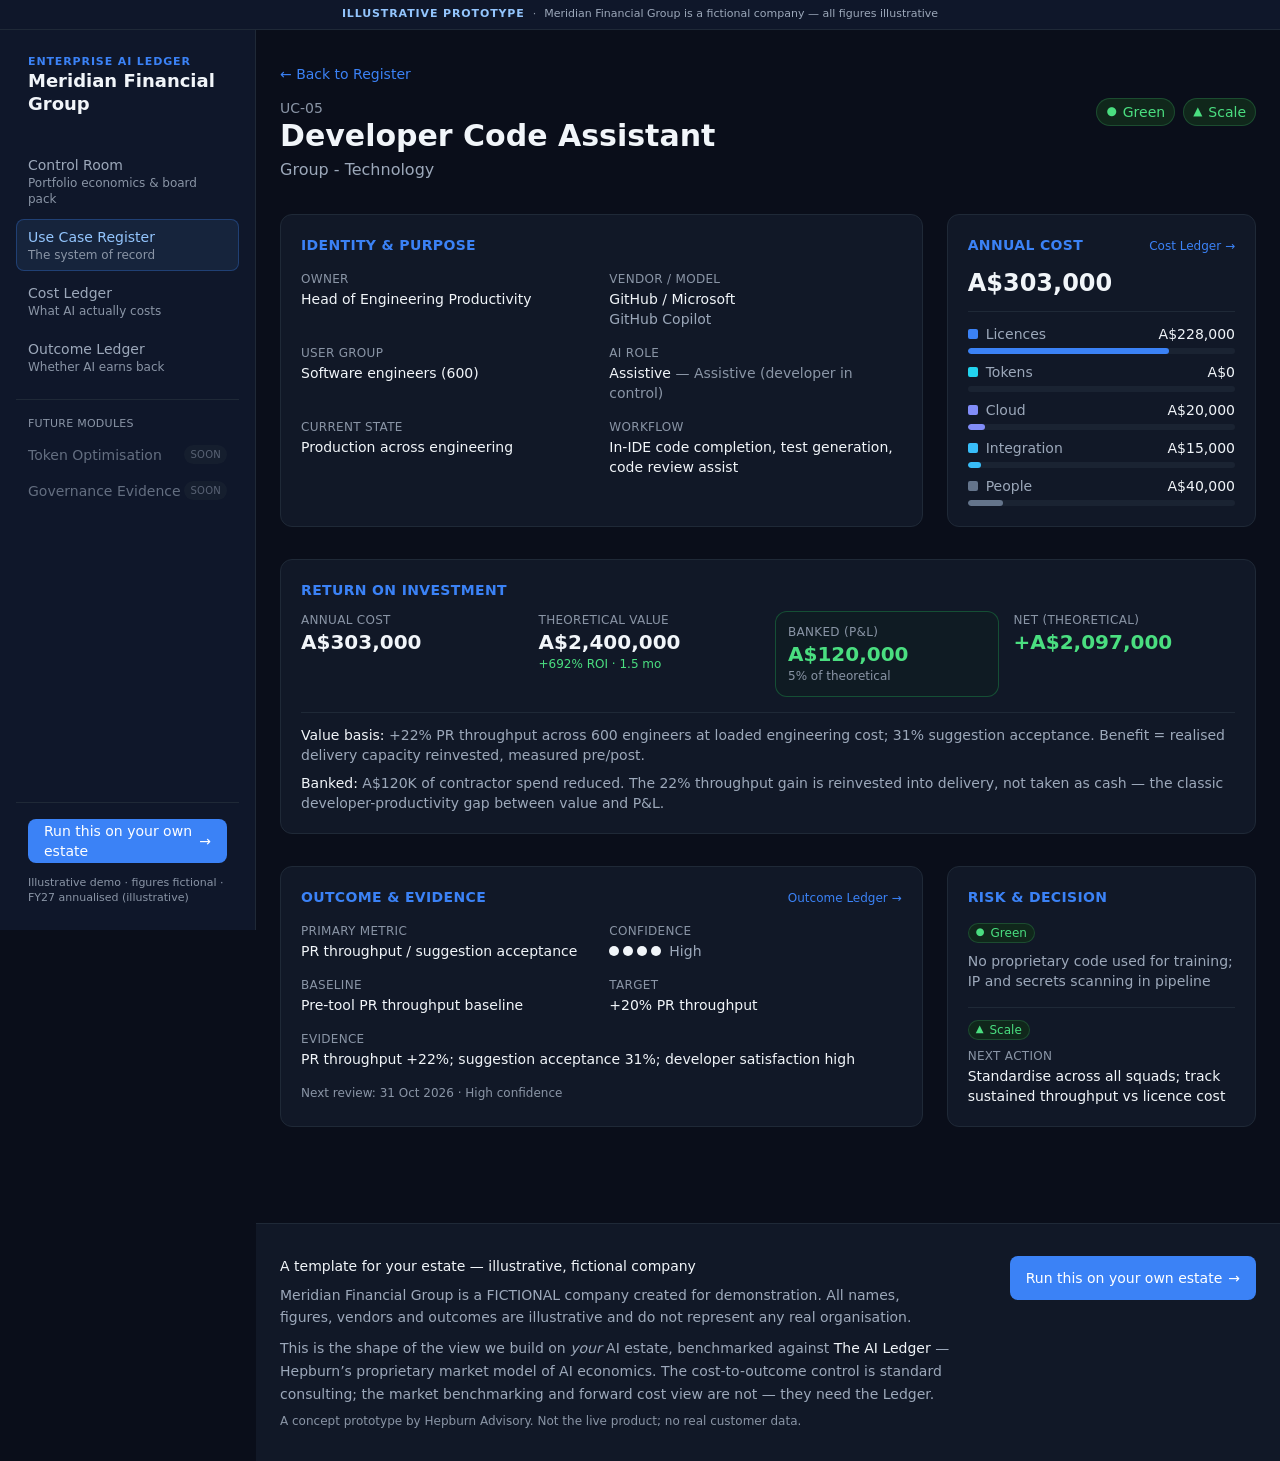
<file: register/UC-05/index.html>
<!DOCTYPE html><html lang="en-AU" class="__variable_f367f3"><head><meta charSet="utf-8"/><meta name="viewport" content="width=device-width, initial-scale=1"/><link rel="preload" href="/_next/static/media/e4af272ccee01ff0-s.p.woff2" as="font" crossorigin="" type="font/woff2"/><link rel="stylesheet" href="/_next/static/css/af6b7292f697ced3.css" data-precedence="next"/><link rel="preload" as="script" fetchPriority="low" href="/_next/static/chunks/webpack-c21a482aad66ec4e.js"/><script src="/_next/static/chunks/fd9d1056-d365d4919d5d6712.js" async=""></script><script src="/_next/static/chunks/117-23e4eb5be2542c7d.js" async=""></script><script src="/_next/static/chunks/main-app-dd6440d88523975c.js" async=""></script><script src="/_next/static/chunks/972-4966492bc3ce2423.js" async=""></script><script src="/_next/static/chunks/app/register/%5Bid%5D/page-882bd111ed1e7f88.js" async=""></script><script src="/_next/static/chunks/app/layout-6d34e2d3f3e8c4b6.js" async=""></script><title>Developer Code Assistant (UC-05) — Enterprise AI Ledger</title><meta name="description" content="Group - Technology · In-IDE code completion, test generation, code review assist. Illustrative demo."/><meta name="next-size-adjust"/><script src="/_next/static/chunks/polyfills-42372ed130431b0a.js" noModule=""></script></head><body class="min-h-screen antialiased"><div class="flex flex-wrap items-center justify-center gap-x-2 gap-y-0.5 border-b border-border bg-nav-bg px-4 py-1.5 text-center text-[11px] text-ink-muted print:hidden"><span class="eyebrow font-semibold text-accent-text">Illustrative prototype</span><span class="text-ink-faint">·</span><span>Meridian Financial Group<!-- --> is a fictional company — all figures illustrative</span></div><div class="min-h-screen lg:grid lg:grid-cols-[16rem_1fr]"><aside class="sticky top-0 hidden h-screen flex-col border-r border-border bg-nav-bg px-4 py-6 lg:flex"><div class="px-3"><a class="block" href="/"><span class="block text-[11px] font-semibold uppercase tracking-[0.08em] text-accent">Enterprise AI Ledger</span><span class="block text-lg font-semibold leading-tight text-ink">Meridian Financial Group</span></a></div><div class="mt-8 flex-1 overflow-y-auto"><nav class="space-y-1" aria-label="Primary"><a class="block rounded-control px-3 py-2 text-ink-muted hover:bg-surface-muted hover:text-ink" href="/"><span class="block text-sm font-medium">Control Room</span><span class="block text-xs text-ink-faint">Portfolio economics &amp; board pack</span></a><a aria-current="page" class="block rounded-control px-3 py-2 bg-accent-soft text-accent-text ring-1 ring-inset ring-accent/30" href="/register/"><span class="block text-sm font-medium">Use Case Register</span><span class="block text-xs text-ink-faint">The system of record</span></a><a class="block rounded-control px-3 py-2 text-ink-muted hover:bg-surface-muted hover:text-ink" href="/cost/"><span class="block text-sm font-medium">Cost Ledger</span><span class="block text-xs text-ink-faint">What AI actually costs</span></a><a class="block rounded-control px-3 py-2 text-ink-muted hover:bg-surface-muted hover:text-ink" href="/outcome/"><span class="block text-sm font-medium">Outcome Ledger</span><span class="block text-xs text-ink-faint">Whether AI earns back</span></a><div class="!mt-4 border-t border-border pt-4"><p class="px-3 pb-1 text-[11px] font-medium uppercase tracking-wide text-ink-faint">Future modules</p><div class="flex cursor-not-allowed items-center justify-between rounded-control px-3 py-2 opacity-60" title="Coming in platform — not part of this prototype" aria-disabled="true"><span class="text-sm text-ink-muted">Token Optimisation</span><span class="rounded-chip bg-surface-muted px-1.5 py-0.5 text-[10px] uppercase tracking-wide text-ink-faint">Soon</span></div><div class="flex cursor-not-allowed items-center justify-between rounded-control px-3 py-2 opacity-60" title="Coming in platform — not part of this prototype" aria-disabled="true"><span class="text-sm text-ink-muted">Governance Evidence</span><span class="rounded-chip bg-surface-muted px-1.5 py-0.5 text-[10px] uppercase tracking-wide text-ink-faint">Soon</span></div></div></nav></div><div class="mt-6 space-y-3 border-t border-border px-3 pt-4"><a href="https://hepburnadvisory.com.au" target="_blank" rel="noopener noreferrer" class="inline-flex min-h-[44px] items-center gap-1.5 rounded-control px-4 text-sm font-medium transition-colors bg-accent text-white hover:bg-accent-hover w-full justify-center">Run this on your own estate<span aria-hidden="true">→</span></a><p class="text-[11px] leading-snug text-ink-faint">Illustrative demo · figures fictional · <!-- -->FY27 annualised (illustrative)</p></div></aside><div class="flex min-h-screen flex-col"><header class="sticky top-0 z-20 flex items-center justify-between gap-3 border-b border-border bg-nav-bg/95 px-4 py-3 backdrop-blur lg:hidden"><div class="min-w-0"><a class="block" href="/"><span class="block text-[11px] font-semibold uppercase tracking-[0.08em] text-accent">Enterprise AI Ledger</span><span class="block text-lg font-semibold leading-tight text-ink">Meridian Financial Group</span></a></div><button type="button" aria-expanded="false" aria-controls="mobile-nav" class="inline-flex min-h-[44px] items-center rounded-control border border-border px-4 text-sm font-medium text-ink active:bg-surface-muted">Menu</button></header><main class="flex-1"><div class="mx-auto max-w-6xl px-4 py-8 sm:px-6"><article class="space-y-8"><div><a class="text-sm text-accent hover:underline print:hidden" href="/register/">← Back to Register</a><div class="mt-3 flex flex-col gap-4 sm:flex-row sm:items-start sm:justify-between"><div><p class="tabular text-sm text-ink-faint">UC-05</p><h1 class="text-2xl font-semibold text-ink sm:text-3xl">Developer Code Assistant</h1><p class="mt-1 text-ink-muted">Group - Technology</p></div><div class="flex flex-wrap items-center gap-2"><span class="inline-flex items-center gap-1.5 whitespace-nowrap rounded-chip font-medium ring-1 ring-inset bg-status-green-soft text-status-green-fg ring-status-green-fg/20 px-2.5 py-1 text-sm" title="Risk: Green" aria-label="Risk: Green"><span aria-hidden="true" class="text-[0.85em] leading-none">●</span>Green</span><span class="inline-flex items-center gap-1.5 whitespace-nowrap rounded-chip font-medium ring-1 ring-inset bg-status-green-soft text-status-green-fg ring-status-green-fg/20 px-2.5 py-1 text-sm" title="Decision: Scale" aria-label="Decision: Scale"><span aria-hidden="true" class="text-[0.85em] leading-none">▲</span>Scale</span></div></div></div><div class="grid gap-6 lg:grid-cols-3"><section class="space-y-4 rounded-card border border-border bg-surface p-5 lg:col-span-2"><h2 class="text-sm font-semibold uppercase tracking-wide text-accent">Identity &amp; purpose</h2><dl class="grid grid-cols-1 gap-4 sm:grid-cols-2"><div><dt class="text-xs font-medium uppercase tracking-wide text-ink-faint">Owner</dt><dd class="mt-0.5 text-sm text-ink">Head of Engineering Productivity</dd></div><div><dt class="text-xs font-medium uppercase tracking-wide text-ink-faint">Vendor / model</dt><dd class="mt-0.5 text-sm text-ink">GitHub / Microsoft<span class="block text-ink-muted">GitHub Copilot</span></dd></div><div><dt class="text-xs font-medium uppercase tracking-wide text-ink-faint">User group</dt><dd class="mt-0.5 text-sm text-ink">Software engineers (600)</dd></div><div><dt class="text-xs font-medium uppercase tracking-wide text-ink-faint">AI role</dt><dd class="mt-0.5 text-sm text-ink">Assistive<!-- --> <span class="text-ink-faint">— <!-- -->Assistive (developer in control)</span></dd></div><div><dt class="text-xs font-medium uppercase tracking-wide text-ink-faint">Current state</dt><dd class="mt-0.5 text-sm text-ink">Production across engineering</dd></div><div><dt class="text-xs font-medium uppercase tracking-wide text-ink-faint">Workflow</dt><dd class="mt-0.5 text-sm text-ink">In-IDE code completion, test generation, code review assist</dd></div></dl></section><section class="space-y-3 rounded-card border border-border bg-surface p-5"><div class="flex items-baseline justify-between"><h2 class="text-sm font-semibold uppercase tracking-wide text-accent">Annual cost</h2><a class="text-xs text-accent hover:underline print:hidden" href="/cost/">Cost Ledger →</a></div><p class="tabular text-2xl font-semibold text-ink">A$303,000</p><ul class="space-y-2 border-t border-border pt-3"><li><div class="flex items-center justify-between text-sm"><span class="flex items-center gap-2 text-ink-muted"><span aria-hidden="true" class="h-2.5 w-2.5 rounded-sm" style="background-color:#3B82F6"></span>Licences</span><span class="tabular font-medium text-ink">A$228,000</span></div><div class="mt-1 h-1.5 overflow-hidden rounded-full bg-surface-muted"><div class="h-full rounded-full" style="width:75.24752475247524%;background-color:#3B82F6"></div></div></li><li><div class="flex items-center justify-between text-sm"><span class="flex items-center gap-2 text-ink-muted"><span aria-hidden="true" class="h-2.5 w-2.5 rounded-sm" style="background-color:#22D3EE"></span>Tokens</span><span class="tabular font-medium text-ink">A$0</span></div><div class="mt-1 h-1.5 overflow-hidden rounded-full bg-surface-muted"><div class="h-full rounded-full" style="width:0%;background-color:#22D3EE"></div></div></li><li><div class="flex items-center justify-between text-sm"><span class="flex items-center gap-2 text-ink-muted"><span aria-hidden="true" class="h-2.5 w-2.5 rounded-sm" style="background-color:#818CF8"></span>Cloud</span><span class="tabular font-medium text-ink">A$20,000</span></div><div class="mt-1 h-1.5 overflow-hidden rounded-full bg-surface-muted"><div class="h-full rounded-full" style="width:6.6006600660066%;background-color:#818CF8"></div></div></li><li><div class="flex items-center justify-between text-sm"><span class="flex items-center gap-2 text-ink-muted"><span aria-hidden="true" class="h-2.5 w-2.5 rounded-sm" style="background-color:#38BDF8"></span>Integration</span><span class="tabular font-medium text-ink">A$15,000</span></div><div class="mt-1 h-1.5 overflow-hidden rounded-full bg-surface-muted"><div class="h-full rounded-full" style="width:4.9504950495049505%;background-color:#38BDF8"></div></div></li><li><div class="flex items-center justify-between text-sm"><span class="flex items-center gap-2 text-ink-muted"><span aria-hidden="true" class="h-2.5 w-2.5 rounded-sm" style="background-color:#64748B"></span>People</span><span class="tabular font-medium text-ink">A$40,000</span></div><div class="mt-1 h-1.5 overflow-hidden rounded-full bg-surface-muted"><div class="h-full rounded-full" style="width:13.2013201320132%;background-color:#64748B"></div></div></li></ul></section></div><section class="rounded-card border border-border bg-surface p-5"><h2 class="text-sm font-semibold uppercase tracking-wide text-accent">Return on investment</h2><div class="mt-3 grid grid-cols-2 gap-4 sm:grid-cols-4"><div><p class="text-xs uppercase tracking-wide text-ink-faint">Annual cost</p><p class="tabular text-xl font-semibold text-ink">A$303,000</p></div><div><p class="text-xs uppercase tracking-wide text-ink-faint">Theoretical value</p><p class="tabular text-xl font-semibold text-ink">A$2,400,000</p><p class="tabular text-xs text-status-green-fg">+<!-- -->692<!-- -->% ROI<!-- --> · 1.5 mo</p></div><div class="rounded-card border border-status-green-solid/30 bg-status-green-soft/30 p-3 -m-px"><p class="text-xs uppercase tracking-wide text-ink-faint">Banked (P&amp;L)</p><p class="tabular text-xl font-semibold text-status-green-fg">A$120,000</p><p class="text-xs text-ink-faint">5% of theoretical</p></div><div><p class="text-xs uppercase tracking-wide text-ink-faint">Net (theoretical)</p><p class="tabular text-xl font-semibold text-status-green-fg">+<!-- -->A$2,097,000</p></div></div><div class="mt-4 space-y-2 border-t border-border pt-3 text-sm text-ink-muted"><p><span class="font-medium text-ink">Value basis: </span>+22% PR throughput across 600 engineers at loaded engineering cost; 31% suggestion acceptance. Benefit = realised delivery capacity reinvested, measured pre/post.</p><p><span class="font-medium text-ink">Banked: </span>A$120K of contractor spend reduced. The 22% throughput gain is reinvested into delivery, not taken as cash — the classic developer-productivity gap between value and P&amp;L.</p></div></section><div class="grid gap-6 lg:grid-cols-3"><section class="space-y-4 rounded-card border border-border bg-surface p-5 lg:col-span-2"><div class="flex items-baseline justify-between"><h2 class="text-sm font-semibold uppercase tracking-wide text-accent">Outcome &amp; evidence</h2><a class="text-xs text-accent hover:underline print:hidden" href="/outcome/">Outcome Ledger →</a></div><dl class="grid grid-cols-1 gap-4 sm:grid-cols-2"><div><dt class="text-xs font-medium uppercase tracking-wide text-ink-faint">Primary metric</dt><dd class="mt-0.5 text-sm text-ink">PR throughput / suggestion acceptance</dd></div><div><dt class="text-xs font-medium uppercase tracking-wide text-ink-faint">Confidence</dt><dd class="mt-0.5 text-sm text-ink"><span class="inline-flex items-center gap-2" title="Outcome confidence: High" aria-label="Outcome confidence: High"><span aria-hidden="true" class="inline-flex items-center gap-1"><span class="h-2.5 w-2.5 rounded-full bg-ink"></span><span class="h-2.5 w-2.5 rounded-full bg-ink"></span><span class="h-2.5 w-2.5 rounded-full bg-ink"></span><span class="h-2.5 w-2.5 rounded-full bg-ink"></span></span><span class="text-sm text-ink-muted">High</span></span></dd></div><div><dt class="text-xs font-medium uppercase tracking-wide text-ink-faint">Baseline</dt><dd class="mt-0.5 text-sm text-ink">Pre-tool PR throughput baseline</dd></div><div><dt class="text-xs font-medium uppercase tracking-wide text-ink-faint">Target</dt><dd class="mt-0.5 text-sm text-ink">+20% PR throughput</dd></div></dl><div><dt class="text-xs font-medium uppercase tracking-wide text-ink-faint">Evidence</dt><dd class="mt-0.5 text-sm text-ink">PR throughput +22%; suggestion acceptance 31%; developer satisfaction high</dd></div><p class="text-xs text-ink-faint">Next review: <!-- -->31 Oct 2026<!-- --> ·<!-- --> <!-- -->High<!-- --> confidence</p></section><section class="space-y-4 rounded-card border border-border bg-surface p-5"><h2 class="text-sm font-semibold uppercase tracking-wide text-accent">Risk &amp; decision</h2><div class="space-y-2"><div class="flex items-center gap-2"><span class="inline-flex items-center gap-1.5 whitespace-nowrap rounded-chip font-medium ring-1 ring-inset bg-status-green-soft text-status-green-fg ring-status-green-fg/20 px-2 py-0.5 text-xs" title="Risk: Green" aria-label="Risk: Green"><span aria-hidden="true" class="text-[0.85em] leading-none">●</span>Green</span></div><p class="text-sm text-ink-muted">No proprietary code used for training; IP and secrets scanning in pipeline</p></div><div class="space-y-2 border-t border-border pt-3"><div class="flex items-center gap-2"><span class="inline-flex items-center gap-1.5 whitespace-nowrap rounded-chip font-medium ring-1 ring-inset bg-status-green-soft text-status-green-fg ring-status-green-fg/20 px-2 py-0.5 text-xs" title="Decision: Scale" aria-label="Decision: Scale"><span aria-hidden="true" class="text-[0.85em] leading-none">▲</span>Scale</span></div><div><dt class="text-xs font-medium uppercase tracking-wide text-ink-faint">Next action</dt><dd class="mt-0.5 text-sm text-ink">Standardise across all squads; track sustained throughput vs licence cost</dd></div></div></section></div></article></div><footer class="mt-16 border-t border-border bg-surface px-4 py-8 sm:px-6 print:mt-8"><div class="mx-auto flex max-w-6xl flex-col gap-6 sm:flex-row sm:items-start sm:justify-between"><div class="max-w-2xl space-y-2"><p class="text-sm font-medium text-ink">A template for your estate — illustrative, fictional company</p><p class="text-sm leading-relaxed text-ink-muted">Meridian Financial Group is a FICTIONAL company created for demonstration. All names, figures, vendors and outcomes are illustrative and do not represent any real organisation.</p><p class="text-sm leading-relaxed text-ink-muted">This is the shape of the view we build on <em>your</em> AI estate, benchmarked against <strong class="font-medium text-ink">The AI Ledger</strong> — Hepburn’s proprietary market model of AI economics. The cost-to-outcome control is standard consulting; the market benchmarking and forward cost view are not — they need the Ledger.</p><p class="text-xs text-ink-faint">A concept prototype by Hepburn Advisory. Not the live product; no real customer data.</p></div><div class="shrink-0 print:hidden"><a href="https://hepburnadvisory.com.au" target="_blank" rel="noopener noreferrer" class="inline-flex min-h-[44px] items-center gap-1.5 rounded-control px-4 text-sm font-medium transition-colors bg-accent text-white hover:bg-accent-hover ">Run this on your own estate<span aria-hidden="true">→</span></a></div></div></footer></main></div></div><script src="/_next/static/chunks/webpack-c21a482aad66ec4e.js" async=""></script><script>(self.__next_f=self.__next_f||[]).push([0]);self.__next_f.push([2,null])</script><script>self.__next_f.push([1,"1:HL[\"/_next/static/media/e4af272ccee01ff0-s.p.woff2\",\"font\",{\"crossOrigin\":\"\",\"type\":\"font/woff2\"}]\n2:HL[\"/_next/static/css/af6b7292f697ced3.css\",\"style\"]\n"])</script><script>self.__next_f.push([1,"3:I[2846,[],\"\"]\n5:I[2972,[\"972\",\"static/chunks/972-4966492bc3ce2423.js\",\"243\",\"static/chunks/app/register/%5Bid%5D/page-882bd111ed1e7f88.js\"],\"\"]\n6:I[4707,[],\"\"]\n8:I[6423,[],\"\"]\n9:I[2782,[\"972\",\"static/chunks/972-4966492bc3ce2423.js\",\"185\",\"static/chunks/app/layout-6d34e2d3f3e8c4b6.js\"],\"AppShell\"]\nb:I[1060,[],\"\"]\n7:[\"id\",\"UC-05\",\"d\"]\nc:[]\n"])</script><script>self.__next_f.push([1,"0:[\"$\",\"$L3\",null,{\"buildId\":\"36_RPcGyqPi8aSyQdGFsS\",\"assetPrefix\":\"\",\"urlParts\":[\"\",\"register\",\"UC-05\",\"\"],\"initialTree\":[\"\",{\"children\":[\"register\",{\"children\":[[\"id\",\"UC-05\",\"d\"],{\"children\":[\"__PAGE__?{\\\"id\\\":\\\"UC-05\\\"}\",{}]}]}]},\"$undefined\",\"$undefined\",true],\"initialSeedData\":[\"\",{\"children\":[\"register\",{\"children\":[[\"id\",\"UC-05\",\"d\"],{\"children\":[\"__PAGE__\",{},[[\"$L4\",[\"$\",\"div\",null,{\"className\":\"mx-auto max-w-6xl px-4 py-8 sm:px-6\",\"children\":[\"$\",\"article\",null,{\"className\":\"space-y-8\",\"children\":[[\"$\",\"div\",null,{\"children\":[[\"$\",\"$L5\",null,{\"href\":\"/register\",\"className\":\"text-sm text-accent hover:underline print:hidden\",\"children\":\"← Back to Register\"}],[\"$\",\"div\",null,{\"className\":\"mt-3 flex flex-col gap-4 sm:flex-row sm:items-start sm:justify-between\",\"children\":[[\"$\",\"div\",null,{\"children\":[[\"$\",\"p\",null,{\"className\":\"tabular text-sm text-ink-faint\",\"children\":\"UC-05\"}],[\"$\",\"h1\",null,{\"className\":\"text-2xl font-semibold text-ink sm:text-3xl\",\"children\":\"Developer Code Assistant\"}],[\"$\",\"p\",null,{\"className\":\"mt-1 text-ink-muted\",\"children\":\"Group - Technology\"}]]}],[\"$\",\"div\",null,{\"className\":\"flex flex-wrap items-center gap-2\",\"children\":[[\"$\",\"span\",null,{\"className\":\"inline-flex items-center gap-1.5 whitespace-nowrap rounded-chip font-medium ring-1 ring-inset bg-status-green-soft text-status-green-fg ring-status-green-fg/20 px-2.5 py-1 text-sm\",\"title\":\"Risk: Green\",\"aria-label\":\"Risk: Green\",\"children\":[[\"$\",\"span\",null,{\"aria-hidden\":\"true\",\"className\":\"text-[0.85em] leading-none\",\"children\":\"●\"}],\"Green\"]}],[\"$\",\"span\",null,{\"className\":\"inline-flex items-center gap-1.5 whitespace-nowrap rounded-chip font-medium ring-1 ring-inset bg-status-green-soft text-status-green-fg ring-status-green-fg/20 px-2.5 py-1 text-sm\",\"title\":\"Decision: Scale\",\"aria-label\":\"Decision: Scale\",\"children\":[[\"$\",\"span\",null,{\"aria-hidden\":\"true\",\"className\":\"text-[0.85em] leading-none\",\"children\":\"▲\"}],\"Scale\"]}]]}]]}]]}],[\"$\",\"div\",null,{\"className\":\"grid gap-6 lg:grid-cols-3\",\"children\":[[\"$\",\"section\",null,{\"className\":\"space-y-4 rounded-card border border-border bg-surface p-5 lg:col-span-2\",\"children\":[[\"$\",\"h2\",null,{\"className\":\"text-sm font-semibold uppercase tracking-wide text-accent\",\"children\":\"Identity \u0026 purpose\"}],[\"$\",\"dl\",null,{\"className\":\"grid grid-cols-1 gap-4 sm:grid-cols-2\",\"children\":[[\"$\",\"div\",null,{\"children\":[[\"$\",\"dt\",null,{\"className\":\"text-xs font-medium uppercase tracking-wide text-ink-faint\",\"children\":\"Owner\"}],[\"$\",\"dd\",null,{\"className\":\"mt-0.5 text-sm text-ink\",\"children\":\"Head of Engineering Productivity\"}]]}],[\"$\",\"div\",null,{\"children\":[[\"$\",\"dt\",null,{\"className\":\"text-xs font-medium uppercase tracking-wide text-ink-faint\",\"children\":\"Vendor / model\"}],[\"$\",\"dd\",null,{\"className\":\"mt-0.5 text-sm text-ink\",\"children\":[\"GitHub / Microsoft\",[\"$\",\"span\",null,{\"className\":\"block text-ink-muted\",\"children\":\"GitHub Copilot\"}]]}]]}],[\"$\",\"div\",null,{\"children\":[[\"$\",\"dt\",null,{\"className\":\"text-xs font-medium uppercase tracking-wide text-ink-faint\",\"children\":\"User group\"}],[\"$\",\"dd\",null,{\"className\":\"mt-0.5 text-sm text-ink\",\"children\":\"Software engineers (600)\"}]]}],[\"$\",\"div\",null,{\"children\":[[\"$\",\"dt\",null,{\"className\":\"text-xs font-medium uppercase tracking-wide text-ink-faint\",\"children\":\"AI role\"}],[\"$\",\"dd\",null,{\"className\":\"mt-0.5 text-sm text-ink\",\"children\":[\"Assistive\",\" \",[\"$\",\"span\",null,{\"className\":\"text-ink-faint\",\"children\":[\"— \",\"Assistive (developer in control)\"]}]]}]]}],[\"$\",\"div\",null,{\"children\":[[\"$\",\"dt\",null,{\"className\":\"text-xs font-medium uppercase tracking-wide text-ink-faint\",\"children\":\"Current state\"}],[\"$\",\"dd\",null,{\"className\":\"mt-0.5 text-sm text-ink\",\"children\":\"Production across engineering\"}]]}],[\"$\",\"div\",null,{\"children\":[[\"$\",\"dt\",null,{\"className\":\"text-xs font-medium uppercase tracking-wide text-ink-faint\",\"children\":\"Workflow\"}],[\"$\",\"dd\",null,{\"className\":\"mt-0.5 text-sm text-ink\",\"children\":\"In-IDE code completion, test generation, code review assist\"}]]}]]}]]}],[\"$\",\"section\",null,{\"className\":\"space-y-3 rounded-card border border-border bg-surface p-5\",\"children\":[[\"$\",\"div\",null,{\"className\":\"flex items-baseline justify-between\",\"children\":[[\"$\",\"h2\",null,{\"className\":\"text-sm font-semibold uppercase tracking-wide text-accent\",\"children\":\"Annual cost\"}],[\"$\",\"$L5\",null,{\"href\":\"/cost\",\"className\":\"text-xs text-accent hover:underline print:hidden\",\"children\":\"Cost Ledger →\"}]]}],[\"$\",\"p\",null,{\"className\":\"tabular text-2xl font-semibold text-ink\",\"children\":\"A$303,000\"}],[\"$\",\"ul\",null,{\"className\":\"space-y-2 border-t border-border pt-3\",\"children\":[[\"$\",\"li\",\"licences\",{\"children\":[[\"$\",\"div\",null,{\"className\":\"flex items-center justify-between text-sm\",\"children\":[[\"$\",\"span\",null,{\"className\":\"flex items-center gap-2 text-ink-muted\",\"children\":[[\"$\",\"span\",null,{\"aria-hidden\":\"true\",\"className\":\"h-2.5 w-2.5 rounded-sm\",\"style\":{\"backgroundColor\":\"#3B82F6\"}}],\"Licences\"]}],[\"$\",\"span\",null,{\"className\":\"tabular font-medium text-ink\",\"children\":\"A$228,000\"}]]}],[\"$\",\"div\",null,{\"className\":\"mt-1 h-1.5 overflow-hidden rounded-full bg-surface-muted\",\"children\":[\"$\",\"div\",null,{\"className\":\"h-full rounded-full\",\"style\":{\"width\":\"75.24752475247524%\",\"backgroundColor\":\"#3B82F6\"}}]}]]}],[\"$\",\"li\",\"tokens\",{\"children\":[[\"$\",\"div\",null,{\"className\":\"flex items-center justify-between text-sm\",\"children\":[[\"$\",\"span\",null,{\"className\":\"flex items-center gap-2 text-ink-muted\",\"children\":[[\"$\",\"span\",null,{\"aria-hidden\":\"true\",\"className\":\"h-2.5 w-2.5 rounded-sm\",\"style\":{\"backgroundColor\":\"#22D3EE\"}}],\"Tokens\"]}],[\"$\",\"span\",null,{\"className\":\"tabular font-medium text-ink\",\"children\":\"A$0\"}]]}],[\"$\",\"div\",null,{\"className\":\"mt-1 h-1.5 overflow-hidden rounded-full bg-surface-muted\",\"children\":[\"$\",\"div\",null,{\"className\":\"h-full rounded-full\",\"style\":{\"width\":\"0%\",\"backgroundColor\":\"#22D3EE\"}}]}]]}],[\"$\",\"li\",\"cloud\",{\"children\":[[\"$\",\"div\",null,{\"className\":\"flex items-center justify-between text-sm\",\"children\":[[\"$\",\"span\",null,{\"className\":\"flex items-center gap-2 text-ink-muted\",\"children\":[[\"$\",\"span\",null,{\"aria-hidden\":\"true\",\"className\":\"h-2.5 w-2.5 rounded-sm\",\"style\":{\"backgroundColor\":\"#818CF8\"}}],\"Cloud\"]}],[\"$\",\"span\",null,{\"className\":\"tabular font-medium text-ink\",\"children\":\"A$20,000\"}]]}],[\"$\",\"div\",null,{\"className\":\"mt-1 h-1.5 overflow-hidden rounded-full bg-surface-muted\",\"children\":[\"$\",\"div\",null,{\"className\":\"h-full rounded-full\",\"style\":{\"width\":\"6.6006600660066%\",\"backgroundColor\":\"#818CF8\"}}]}]]}],[\"$\",\"li\",\"integration\",{\"children\":[[\"$\",\"div\",null,{\"className\":\"flex items-center justify-between text-sm\",\"children\":[[\"$\",\"span\",null,{\"className\":\"flex items-center gap-2 text-ink-muted\",\"children\":[[\"$\",\"span\",null,{\"aria-hidden\":\"true\",\"className\":\"h-2.5 w-2.5 rounded-sm\",\"style\":{\"backgroundColor\":\"#38BDF8\"}}],\"Integration\"]}],[\"$\",\"span\",null,{\"className\":\"tabular font-medium text-ink\",\"children\":\"A$15,000\"}]]}],[\"$\",\"div\",null,{\"className\":\"mt-1 h-1.5 overflow-hidden rounded-full bg-surface-muted\",\"children\":[\"$\",\"div\",null,{\"className\":\"h-full rounded-full\",\"style\":{\"width\":\"4.9504950495049505%\",\"backgroundColor\":\"#38BDF8\"}}]}]]}],[\"$\",\"li\",\"people\",{\"children\":[[\"$\",\"div\",null,{\"className\":\"flex items-center justify-between text-sm\",\"children\":[[\"$\",\"span\",null,{\"className\":\"flex items-center gap-2 text-ink-muted\",\"children\":[[\"$\",\"span\",null,{\"aria-hidden\":\"true\",\"className\":\"h-2.5 w-2.5 rounded-sm\",\"style\":{\"backgroundColor\":\"#64748B\"}}],\"People\"]}],[\"$\",\"span\",null,{\"className\":\"tabular font-medium text-ink\",\"children\":\"A$40,000\"}]]}],[\"$\",\"div\",null,{\"className\":\"mt-1 h-1.5 overflow-hidden rounded-full bg-surface-muted\",\"children\":[\"$\",\"div\",null,{\"className\":\"h-full rounded-full\",\"style\":{\"width\":\"13.2013201320132%\",\"backgroundColor\":\"#64748B\"}}]}]]}]]}]]}]]}],[\"$\",\"section\",null,{\"className\":\"rounded-card border border-border bg-surface p-5\",\"children\":[[\"$\",\"h2\",null,{\"className\":\"text-sm font-semibold uppercase tracking-wide text-accent\",\"children\":\"Return on investment\"}],[\"$\",\"div\",null,{\"className\":\"mt-3 grid grid-cols-2 gap-4 sm:grid-cols-4\",\"children\":[[\"$\",\"div\",null,{\"children\":[[\"$\",\"p\",null,{\"className\":\"text-xs uppercase tracking-wide text-ink-faint\",\"children\":\"Annual cost\"}],[\"$\",\"p\",null,{\"className\":\"tabular text-xl font-semibold text-ink\",\"children\":\"A$303,000\"}]]}],[\"$\",\"div\",null,{\"children\":[[\"$\",\"p\",null,{\"className\":\"text-xs uppercase tracking-wide text-ink-faint\",\"children\":\"Theoretical value\"}],[\"$\",\"p\",null,{\"className\":\"tabular text-xl font-semibold text-ink\",\"children\":\"A$2,400,000\"}],[\"$\",\"p\",null,{\"className\":\"tabular text-xs text-status-green-fg\",\"children\":[\"+\",692,\"% ROI\",\" · 1.5 mo\"]}]]}],[\"$\",\"div\",null,{\"className\":\"rounded-card border border-status-green-solid/30 bg-status-green-soft/30 p-3 -m-px\",\"children\":[[\"$\",\"p\",null,{\"className\":\"text-xs uppercase tracking-wide text-ink-faint\",\"children\":\"Banked (P\u0026L)\"}],[\"$\",\"p\",null,{\"className\":\"tabular text-xl font-semibold text-status-green-fg\",\"children\":\"A$120,000\"}],[\"$\",\"p\",null,{\"className\":\"text-xs text-ink-faint\",\"children\":\"5% of theoretical\"}]]}],[\"$\",\"div\",null,{\"children\":[[\"$\",\"p\",null,{\"className\":\"text-xs uppercase tracking-wide text-ink-faint\",\"children\":\"Net (theoretical)\"}],[\"$\",\"p\",null,{\"className\":\"tabular text-xl font-semibold text-status-green-fg\",\"children\":[\"+\",\"A$2,097,000\"]}]]}]]}],[\"$\",\"div\",null,{\"className\":\"mt-4 space-y-2 border-t border-border pt-3 text-sm text-ink-muted\",\"children\":[[\"$\",\"p\",null,{\"children\":[[\"$\",\"span\",null,{\"className\":\"font-medium text-ink\",\"children\":\"Value basis: \"}],\"+22% PR throughput across 600 engineers at loaded engineering cost; 31% suggestion acceptance. Benefit = realised delivery capacity reinvested, measured pre/post.\"]}],[\"$\",\"p\",null,{\"children\":[[\"$\",\"span\",null,{\"className\":\"font-medium text-ink\",\"children\":\"Banked: \"}],\"A$120K of contractor spend reduced. The 22% throughput gain is reinvested into delivery, not taken as cash — the classic developer-productivity gap between value and P\u0026L.\"]}]]}]]}],[\"$\",\"div\",null,{\"className\":\"grid gap-6 lg:grid-cols-3\",\"children\":[[\"$\",\"section\",null,{\"className\":\"space-y-4 rounded-card border border-border bg-surface p-5 lg:col-span-2\",\"children\":[[\"$\",\"div\",null,{\"className\":\"flex items-baseline justify-between\",\"children\":[[\"$\",\"h2\",null,{\"className\":\"text-sm font-semibold uppercase tracking-wide text-accent\",\"children\":\"Outcome \u0026 evidence\"}],[\"$\",\"$L5\",null,{\"href\":\"/outcome\",\"className\":\"text-xs text-accent hover:underline print:hidden\",\"children\":\"Outcome Ledger →\"}]]}],[\"$\",\"dl\",null,{\"className\":\"grid grid-cols-1 gap-4 sm:grid-cols-2\",\"children\":[[\"$\",\"div\",null,{\"children\":[[\"$\",\"dt\",null,{\"className\":\"text-xs font-medium uppercase tracking-wide text-ink-faint\",\"children\":\"Primary metric\"}],[\"$\",\"dd\",null,{\"className\":\"mt-0.5 text-sm text-ink\",\"children\":\"PR throughput / suggestion acceptance\"}]]}],[\"$\",\"div\",null,{\"children\":[[\"$\",\"dt\",null,{\"className\":\"text-xs font-medium uppercase tracking-wide text-ink-faint\",\"children\":\"Confidence\"}],[\"$\",\"dd\",null,{\"className\":\"mt-0.5 text-sm text-ink\",\"children\":[\"$\",\"span\",null,{\"className\":\"inline-flex items-center gap-2\",\"title\":\"Outcome confidence: High\",\"aria-label\":\"Outcome confidence: High\",\"children\":[[\"$\",\"span\",null,{\"aria-hidden\":\"true\",\"className\":\"inline-flex items-center gap-1\",\"children\":[[\"$\",\"span\",\"0\",{\"className\":\"h-2.5 w-2.5 rounded-full bg-ink\"}],[\"$\",\"span\",\"1\",{\"className\":\"h-2.5 w-2.5 rounded-full bg-ink\"}],[\"$\",\"span\",\"2\",{\"className\":\"h-2.5 w-2.5 rounded-full bg-ink\"}],[\"$\",\"span\",\"3\",{\"className\":\"h-2.5 w-2.5 rounded-full bg-ink\"}]]}],[\"$\",\"span\",null,{\"className\":\"text-sm text-ink-muted\",\"children\":\"High\"}]]}]}]]}],[\"$\",\"div\",null,{\"children\":[[\"$\",\"dt\",null,{\"className\":\"text-xs font-medium uppercase tracking-wide text-ink-faint\",\"children\":\"Baseline\"}],[\"$\",\"dd\",null,{\"className\":\"mt-0.5 text-sm text-ink\",\"children\":\"Pre-tool PR throughput baseline\"}]]}],[\"$\",\"div\",null,{\"children\":[[\"$\",\"dt\",null,{\"className\":\"text-xs font-medium uppercase tracking-wide text-ink-faint\",\"children\":\"Target\"}],[\"$\",\"dd\",null,{\"className\":\"mt-0.5 text-sm text-ink\",\"children\":\"+20% PR throughput\"}]]}]]}],[\"$\",\"div\",null,{\"children\":[[\"$\",\"dt\",null,{\"className\":\"text-xs font-medium uppercase tracking-wide text-ink-faint\",\"children\":\"Evidence\"}],[\"$\",\"dd\",null,{\"className\":\"mt-0.5 text-sm text-ink\",\"children\":\"PR throughput +22%; suggestion acceptance 31%; developer satisfaction high\"}]]}],[\"$\",\"p\",null,{\"className\":\"text-xs text-ink-faint\",\"children\":[\"Next review: \",\"31 Oct 2026\",\" ·\",\" \",\"High\",\" confidence\"]}]]}],[\"$\",\"section\",null,{\"className\":\"space-y-4 rounded-card border border-border bg-surface p-5\",\"children\":[[\"$\",\"h2\",null,{\"className\":\"text-sm font-semibold uppercase tracking-wide text-accent\",\"children\":\"Risk \u0026 decision\"}],[\"$\",\"div\",null,{\"className\":\"space-y-2\",\"children\":[[\"$\",\"div\",null,{\"className\":\"flex items-center gap-2\",\"children\":[\"$\",\"span\",null,{\"className\":\"inline-flex items-center gap-1.5 whitespace-nowrap rounded-chip font-medium ring-1 ring-inset bg-status-green-soft text-status-green-fg ring-status-green-fg/20 px-2 py-0.5 text-xs\",\"title\":\"Risk: Green\",\"aria-label\":\"Risk: Green\",\"children\":[[\"$\",\"span\",null,{\"aria-hidden\":\"true\",\"className\":\"text-[0.85em] leading-none\",\"children\":\"●\"}],\"Green\"]}]}],[\"$\",\"p\",null,{\"className\":\"text-sm text-ink-muted\",\"children\":\"No proprietary code used for training; IP and secrets scanning in pipeline\"}]]}],[\"$\",\"div\",null,{\"className\":\"space-y-2 border-t border-border pt-3\",\"children\":[[\"$\",\"div\",null,{\"className\":\"flex items-center gap-2\",\"children\":[\"$\",\"span\",null,{\"className\":\"inline-flex items-center gap-1.5 whitespace-nowrap rounded-chip font-medium ring-1 ring-inset bg-status-green-soft text-status-green-fg ring-status-green-fg/20 px-2 py-0.5 text-xs\",\"title\":\"Decision: Scale\",\"aria-label\":\"Decision: Scale\",\"children\":[[\"$\",\"span\",null,{\"aria-hidden\":\"true\",\"className\":\"text-[0.85em] leading-none\",\"children\":\"▲\"}],\"Scale\"]}]}],[\"$\",\"div\",null,{\"children\":[[\"$\",\"dt\",null,{\"className\":\"text-xs font-medium uppercase tracking-wide text-ink-faint\",\"children\":\"Next action\"}],[\"$\",\"dd\",null,{\"className\":\"mt-0.5 text-sm text-ink\",\"children\":\"Standardise across all squads; track sustained throughput vs licence cost\"}]]}]]}]]}]]}]]}]}],null],null],null]},[null,[\"$\",\"$L6\",null,{\"parallelRouterKey\":\"children\",\"segmentPath\":[\"children\",\"register\",\"children\",\"$7\",\"children\"],\"error\":\"$undefined\",\"errorStyles\":\"$undefined\",\"errorScripts\":\"$undefined\",\"template\":[\"$\",\"$L8\",null,{}],\"templateStyles\":\"$undefined\",\"templateScripts\":\"$undefined\",\"notFound\":\"$undefined\",\"notFoundStyles\":\"$undefined\"}]],null]},[null,[\"$\",\"$L6\",null,{\"parallelRouterKey\":\"children\",\"segmentPath\":[\"children\",\"register\",\"children\"],\"error\":\"$undefined\",\"errorStyles\":\"$undefined\",\"errorScripts\":\"$undefined\",\"template\":[\"$\",\"$L8\",null,{}],\"templateStyles\":\"$undefined\",\"templateScripts\":\"$undefined\",\"notFound\":\"$undefined\",\"notFoundStyles\":\"$undefined\"}]],null]},[[[[\"$\",\"link\",\"0\",{\"rel\":\"stylesheet\",\"href\":\"/_next/static/css/af6b7292f697ced3.css\",\"precedence\":\"next\",\"crossOrigin\":\"$undefined\"}]],[\"$\",\"html\",null,{\"lang\":\"en-AU\",\"className\":\"__variable_f367f3\",\"children\":[\"$\",\"body\",null,{\"className\":\"min-h-screen antialiased\",\"children\":[\"$\",\"$L9\",null,{\"companyName\":\"Meridian Financial Group\",\"period\":\"FY27 annualised (illustrative)\",\"children\":[[\"$\",\"$L6\",null,{\"parallelRouterKey\":\"children\",\"segmentPath\":[\"children\"],\"error\":\"$undefined\",\"errorStyles\":\"$undefined\",\"errorScripts\":\"$undefined\",\"template\":[\"$\",\"$L8\",null,{}],\"templateStyles\":\"$undefined\",\"templateScripts\":\"$undefined\",\"notFound\":[\"$\",\"div\",null,{\"className\":\"mx-auto max-w-xl px-6 py-24 text-center\",\"children\":[[\"$\",\"p\",null,{\"className\":\"text-sm font-semibold uppercase tracking-wide text-accent\",\"children\":\"Not found\"}],[\"$\",\"h1\",null,{\"className\":\"mt-2 text-2xl font-semibold text-ink\",\"children\":\"That page isn’t part of the demo\"}],[\"$\",\"p\",null,{\"className\":\"mt-3 text-ink-muted\",\"children\":\"This is an illustrative prototype with a fixed set of use cases.\"}],[\"$\",\"$L5\",null,{\"href\":\"/\",\"className\":\"mt-6 inline-block text-accent hover:underline\",\"children\":\"← Back to the Control Room\"}]]}],\"notFoundStyles\":[]}],[\"$\",\"footer\",null,{\"className\":\"mt-16 border-t border-border bg-surface px-4 py-8 sm:px-6 print:mt-8\",\"children\":[\"$\",\"div\",null,{\"className\":\"mx-auto flex max-w-6xl flex-col gap-6 sm:flex-row sm:items-start sm:justify-between\",\"children\":[[\"$\",\"div\",null,{\"className\":\"max-w-2xl space-y-2\",\"children\":[[\"$\",\"p\",null,{\"className\":\"text-sm font-medium text-ink\",\"children\":\"A template for your estate — illustrative, fictional company\"}],[\"$\",\"p\",null,{\"className\":\"text-sm leading-relaxed text-ink-muted\",\"children\":\"Meridian Financial Group is a FICTIONAL company created for demonstration. All names, figures, vendors and outcomes are illustrative and do not represent any real organisation.\"}],[\"$\",\"p\",null,{\"className\":\"text-sm leading-relaxed text-ink-muted\",\"children\":[\"This is the shape of the view we build on \",[\"$\",\"em\",null,{\"children\":\"your\"}],\" AI estate, benchmarked against \",[\"$\",\"strong\",null,{\"className\":\"font-medium text-ink\",\"children\":\"The AI Ledger\"}],\" — Hepburn’s proprietary market model of AI economics. The cost-to-outcome control is standard consulting; the market benchmarking and forward cost view are not — they need the Ledger.\"]}],[\"$\",\"p\",null,{\"className\":\"text-xs text-ink-faint\",\"children\":\"A concept prototype by Hepburn Advisory. Not the live product; no real customer data.\"}]]}],[\"$\",\"div\",null,{\"className\":\"shrink-0 print:hidden\",\"children\":[\"$\",\"a\",null,{\"href\":\"https://hepburnadvisory.com.au\",\"target\":\"_blank\",\"rel\":\"noopener noreferrer\",\"className\":\"inline-flex min-h-[44px] items-center gap-1.5 rounded-control px-4 text-sm font-medium transition-colors bg-accent text-white hover:bg-accent-hover \",\"children\":[\"Run this on your own estate\",[\"$\",\"span\",null,{\"aria-hidden\":\"true\",\"children\":\"→\"}]]}]}]]}]}]]}]}]}]],null],null],\"couldBeIntercepted\":false,\"initialHead\":[null,\"$La\"],\"globalErrorComponent\":\"$b\",\"missingSlots\":\"$Wc\"}]\n"])</script><script>self.__next_f.push([1,"a:[[\"$\",\"meta\",\"0\",{\"name\":\"viewport\",\"content\":\"width=device-width, initial-scale=1\"}],[\"$\",\"meta\",\"1\",{\"charSet\":\"utf-8\"}],[\"$\",\"title\",\"2\",{\"children\":\"Developer Code Assistant (UC-05) — Enterprise AI Ledger\"}],[\"$\",\"meta\",\"3\",{\"name\":\"description\",\"content\":\"Group - Technology · In-IDE code completion, test generation, code review assist. Illustrative demo.\"}],[\"$\",\"meta\",\"4\",{\"name\":\"next-size-adjust\"}]]\n4:null\n"])</script></body></html>
</file>
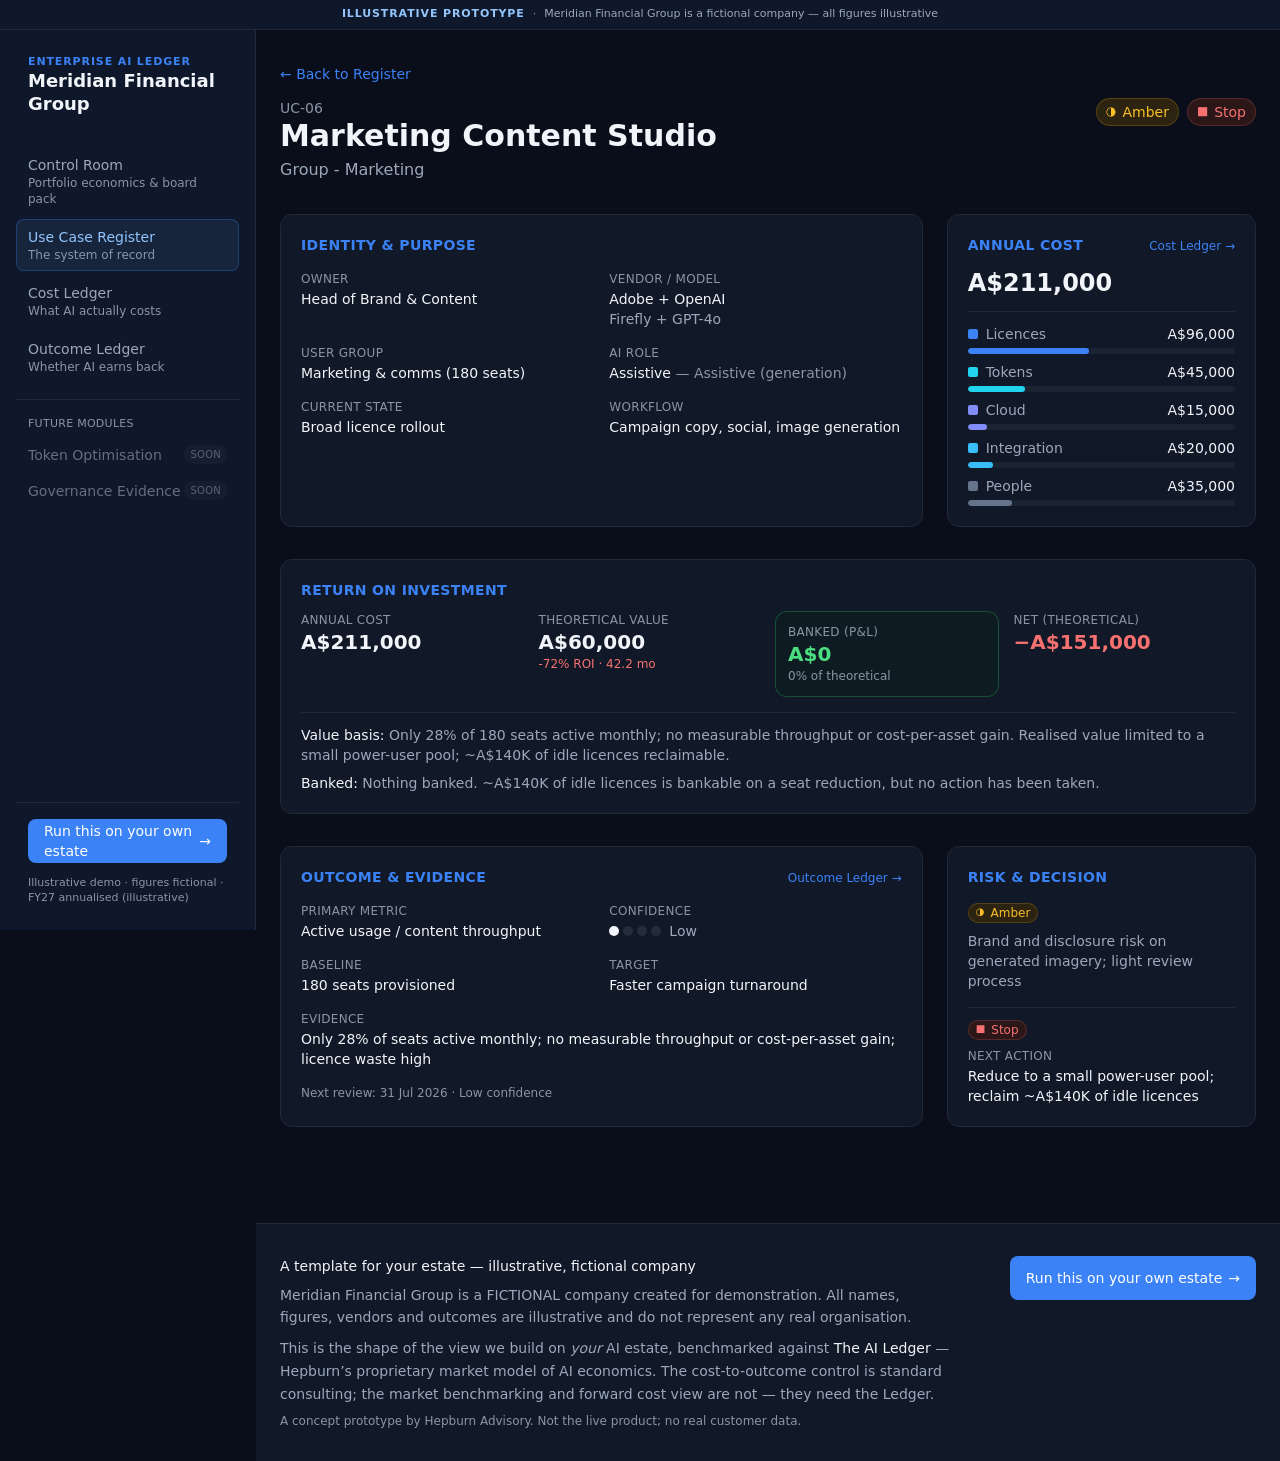
<file: register/UC-06/index.html>
<!DOCTYPE html><html lang="en-AU" class="__variable_f367f3"><head><meta charSet="utf-8"/><meta name="viewport" content="width=device-width, initial-scale=1"/><link rel="preload" href="/_next/static/media/e4af272ccee01ff0-s.p.woff2" as="font" crossorigin="" type="font/woff2"/><link rel="stylesheet" href="/_next/static/css/af6b7292f697ced3.css" data-precedence="next"/><link rel="preload" as="script" fetchPriority="low" href="/_next/static/chunks/webpack-c21a482aad66ec4e.js"/><script src="/_next/static/chunks/fd9d1056-d365d4919d5d6712.js" async=""></script><script src="/_next/static/chunks/117-23e4eb5be2542c7d.js" async=""></script><script src="/_next/static/chunks/main-app-dd6440d88523975c.js" async=""></script><script src="/_next/static/chunks/972-4966492bc3ce2423.js" async=""></script><script src="/_next/static/chunks/app/register/%5Bid%5D/page-882bd111ed1e7f88.js" async=""></script><script src="/_next/static/chunks/app/layout-6d34e2d3f3e8c4b6.js" async=""></script><title>Marketing Content Studio (UC-06) — Enterprise AI Ledger</title><meta name="description" content="Group - Marketing · Campaign copy, social, image generation. Illustrative demo."/><meta name="next-size-adjust"/><script src="/_next/static/chunks/polyfills-42372ed130431b0a.js" noModule=""></script></head><body class="min-h-screen antialiased"><div class="flex flex-wrap items-center justify-center gap-x-2 gap-y-0.5 border-b border-border bg-nav-bg px-4 py-1.5 text-center text-[11px] text-ink-muted print:hidden"><span class="eyebrow font-semibold text-accent-text">Illustrative prototype</span><span class="text-ink-faint">·</span><span>Meridian Financial Group<!-- --> is a fictional company — all figures illustrative</span></div><div class="min-h-screen lg:grid lg:grid-cols-[16rem_1fr]"><aside class="sticky top-0 hidden h-screen flex-col border-r border-border bg-nav-bg px-4 py-6 lg:flex"><div class="px-3"><a class="block" href="/"><span class="block text-[11px] font-semibold uppercase tracking-[0.08em] text-accent">Enterprise AI Ledger</span><span class="block text-lg font-semibold leading-tight text-ink">Meridian Financial Group</span></a></div><div class="mt-8 flex-1 overflow-y-auto"><nav class="space-y-1" aria-label="Primary"><a class="block rounded-control px-3 py-2 text-ink-muted hover:bg-surface-muted hover:text-ink" href="/"><span class="block text-sm font-medium">Control Room</span><span class="block text-xs text-ink-faint">Portfolio economics &amp; board pack</span></a><a aria-current="page" class="block rounded-control px-3 py-2 bg-accent-soft text-accent-text ring-1 ring-inset ring-accent/30" href="/register/"><span class="block text-sm font-medium">Use Case Register</span><span class="block text-xs text-ink-faint">The system of record</span></a><a class="block rounded-control px-3 py-2 text-ink-muted hover:bg-surface-muted hover:text-ink" href="/cost/"><span class="block text-sm font-medium">Cost Ledger</span><span class="block text-xs text-ink-faint">What AI actually costs</span></a><a class="block rounded-control px-3 py-2 text-ink-muted hover:bg-surface-muted hover:text-ink" href="/outcome/"><span class="block text-sm font-medium">Outcome Ledger</span><span class="block text-xs text-ink-faint">Whether AI earns back</span></a><div class="!mt-4 border-t border-border pt-4"><p class="px-3 pb-1 text-[11px] font-medium uppercase tracking-wide text-ink-faint">Future modules</p><div class="flex cursor-not-allowed items-center justify-between rounded-control px-3 py-2 opacity-60" title="Coming in platform — not part of this prototype" aria-disabled="true"><span class="text-sm text-ink-muted">Token Optimisation</span><span class="rounded-chip bg-surface-muted px-1.5 py-0.5 text-[10px] uppercase tracking-wide text-ink-faint">Soon</span></div><div class="flex cursor-not-allowed items-center justify-between rounded-control px-3 py-2 opacity-60" title="Coming in platform — not part of this prototype" aria-disabled="true"><span class="text-sm text-ink-muted">Governance Evidence</span><span class="rounded-chip bg-surface-muted px-1.5 py-0.5 text-[10px] uppercase tracking-wide text-ink-faint">Soon</span></div></div></nav></div><div class="mt-6 space-y-3 border-t border-border px-3 pt-4"><a href="https://hepburnadvisory.com.au" target="_blank" rel="noopener noreferrer" class="inline-flex min-h-[44px] items-center gap-1.5 rounded-control px-4 text-sm font-medium transition-colors bg-accent text-white hover:bg-accent-hover w-full justify-center">Run this on your own estate<span aria-hidden="true">→</span></a><p class="text-[11px] leading-snug text-ink-faint">Illustrative demo · figures fictional · <!-- -->FY27 annualised (illustrative)</p></div></aside><div class="flex min-h-screen flex-col"><header class="sticky top-0 z-20 flex items-center justify-between gap-3 border-b border-border bg-nav-bg/95 px-4 py-3 backdrop-blur lg:hidden"><div class="min-w-0"><a class="block" href="/"><span class="block text-[11px] font-semibold uppercase tracking-[0.08em] text-accent">Enterprise AI Ledger</span><span class="block text-lg font-semibold leading-tight text-ink">Meridian Financial Group</span></a></div><button type="button" aria-expanded="false" aria-controls="mobile-nav" class="inline-flex min-h-[44px] items-center rounded-control border border-border px-4 text-sm font-medium text-ink active:bg-surface-muted">Menu</button></header><main class="flex-1"><div class="mx-auto max-w-6xl px-4 py-8 sm:px-6"><article class="space-y-8"><div><a class="text-sm text-accent hover:underline print:hidden" href="/register/">← Back to Register</a><div class="mt-3 flex flex-col gap-4 sm:flex-row sm:items-start sm:justify-between"><div><p class="tabular text-sm text-ink-faint">UC-06</p><h1 class="text-2xl font-semibold text-ink sm:text-3xl">Marketing Content Studio</h1><p class="mt-1 text-ink-muted">Group - Marketing</p></div><div class="flex flex-wrap items-center gap-2"><span class="inline-flex items-center gap-1.5 whitespace-nowrap rounded-chip font-medium ring-1 ring-inset bg-status-amber-soft text-status-amber-fg ring-status-amber-fg/20 px-2.5 py-1 text-sm" title="Risk: Amber" aria-label="Risk: Amber"><span aria-hidden="true" class="text-[0.85em] leading-none">◑</span>Amber</span><span class="inline-flex items-center gap-1.5 whitespace-nowrap rounded-chip font-medium ring-1 ring-inset bg-status-red-soft text-status-red-fg ring-status-red-fg/20 px-2.5 py-1 text-sm" title="Decision: Stop" aria-label="Decision: Stop"><span aria-hidden="true" class="text-[0.85em] leading-none">■</span>Stop</span></div></div></div><div class="grid gap-6 lg:grid-cols-3"><section class="space-y-4 rounded-card border border-border bg-surface p-5 lg:col-span-2"><h2 class="text-sm font-semibold uppercase tracking-wide text-accent">Identity &amp; purpose</h2><dl class="grid grid-cols-1 gap-4 sm:grid-cols-2"><div><dt class="text-xs font-medium uppercase tracking-wide text-ink-faint">Owner</dt><dd class="mt-0.5 text-sm text-ink">Head of Brand &amp; Content</dd></div><div><dt class="text-xs font-medium uppercase tracking-wide text-ink-faint">Vendor / model</dt><dd class="mt-0.5 text-sm text-ink">Adobe + OpenAI<span class="block text-ink-muted">Firefly + GPT-4o</span></dd></div><div><dt class="text-xs font-medium uppercase tracking-wide text-ink-faint">User group</dt><dd class="mt-0.5 text-sm text-ink">Marketing &amp; comms (180 seats)</dd></div><div><dt class="text-xs font-medium uppercase tracking-wide text-ink-faint">AI role</dt><dd class="mt-0.5 text-sm text-ink">Assistive<!-- --> <span class="text-ink-faint">— <!-- -->Assistive (generation)</span></dd></div><div><dt class="text-xs font-medium uppercase tracking-wide text-ink-faint">Current state</dt><dd class="mt-0.5 text-sm text-ink">Broad licence rollout</dd></div><div><dt class="text-xs font-medium uppercase tracking-wide text-ink-faint">Workflow</dt><dd class="mt-0.5 text-sm text-ink">Campaign copy, social, image generation</dd></div></dl></section><section class="space-y-3 rounded-card border border-border bg-surface p-5"><div class="flex items-baseline justify-between"><h2 class="text-sm font-semibold uppercase tracking-wide text-accent">Annual cost</h2><a class="text-xs text-accent hover:underline print:hidden" href="/cost/">Cost Ledger →</a></div><p class="tabular text-2xl font-semibold text-ink">A$211,000</p><ul class="space-y-2 border-t border-border pt-3"><li><div class="flex items-center justify-between text-sm"><span class="flex items-center gap-2 text-ink-muted"><span aria-hidden="true" class="h-2.5 w-2.5 rounded-sm" style="background-color:#3B82F6"></span>Licences</span><span class="tabular font-medium text-ink">A$96,000</span></div><div class="mt-1 h-1.5 overflow-hidden rounded-full bg-surface-muted"><div class="h-full rounded-full" style="width:45.497630331753555%;background-color:#3B82F6"></div></div></li><li><div class="flex items-center justify-between text-sm"><span class="flex items-center gap-2 text-ink-muted"><span aria-hidden="true" class="h-2.5 w-2.5 rounded-sm" style="background-color:#22D3EE"></span>Tokens</span><span class="tabular font-medium text-ink">A$45,000</span></div><div class="mt-1 h-1.5 overflow-hidden rounded-full bg-surface-muted"><div class="h-full rounded-full" style="width:21.32701421800948%;background-color:#22D3EE"></div></div></li><li><div class="flex items-center justify-between text-sm"><span class="flex items-center gap-2 text-ink-muted"><span aria-hidden="true" class="h-2.5 w-2.5 rounded-sm" style="background-color:#818CF8"></span>Cloud</span><span class="tabular font-medium text-ink">A$15,000</span></div><div class="mt-1 h-1.5 overflow-hidden rounded-full bg-surface-muted"><div class="h-full rounded-full" style="width:7.109004739336493%;background-color:#818CF8"></div></div></li><li><div class="flex items-center justify-between text-sm"><span class="flex items-center gap-2 text-ink-muted"><span aria-hidden="true" class="h-2.5 w-2.5 rounded-sm" style="background-color:#38BDF8"></span>Integration</span><span class="tabular font-medium text-ink">A$20,000</span></div><div class="mt-1 h-1.5 overflow-hidden rounded-full bg-surface-muted"><div class="h-full rounded-full" style="width:9.47867298578199%;background-color:#38BDF8"></div></div></li><li><div class="flex items-center justify-between text-sm"><span class="flex items-center gap-2 text-ink-muted"><span aria-hidden="true" class="h-2.5 w-2.5 rounded-sm" style="background-color:#64748B"></span>People</span><span class="tabular font-medium text-ink">A$35,000</span></div><div class="mt-1 h-1.5 overflow-hidden rounded-full bg-surface-muted"><div class="h-full rounded-full" style="width:16.587677725118482%;background-color:#64748B"></div></div></li></ul></section></div><section class="rounded-card border border-border bg-surface p-5"><h2 class="text-sm font-semibold uppercase tracking-wide text-accent">Return on investment</h2><div class="mt-3 grid grid-cols-2 gap-4 sm:grid-cols-4"><div><p class="text-xs uppercase tracking-wide text-ink-faint">Annual cost</p><p class="tabular text-xl font-semibold text-ink">A$211,000</p></div><div><p class="text-xs uppercase tracking-wide text-ink-faint">Theoretical value</p><p class="tabular text-xl font-semibold text-ink">A$60,000</p><p class="tabular text-xs text-status-red-fg">-72<!-- -->% ROI<!-- --> · 42.2 mo</p></div><div class="rounded-card border border-status-green-solid/30 bg-status-green-soft/30 p-3 -m-px"><p class="text-xs uppercase tracking-wide text-ink-faint">Banked (P&amp;L)</p><p class="tabular text-xl font-semibold text-status-green-fg">A$0</p><p class="text-xs text-ink-faint">0% of theoretical</p></div><div><p class="text-xs uppercase tracking-wide text-ink-faint">Net (theoretical)</p><p class="tabular text-xl font-semibold text-status-red-fg">−<!-- -->A$151,000</p></div></div><div class="mt-4 space-y-2 border-t border-border pt-3 text-sm text-ink-muted"><p><span class="font-medium text-ink">Value basis: </span>Only 28% of 180 seats active monthly; no measurable throughput or cost-per-asset gain. Realised value limited to a small power-user pool; ~A$140K of idle licences reclaimable.</p><p><span class="font-medium text-ink">Banked: </span>Nothing banked. ~A$140K of idle licences is bankable on a seat reduction, but no action has been taken.</p></div></section><div class="grid gap-6 lg:grid-cols-3"><section class="space-y-4 rounded-card border border-border bg-surface p-5 lg:col-span-2"><div class="flex items-baseline justify-between"><h2 class="text-sm font-semibold uppercase tracking-wide text-accent">Outcome &amp; evidence</h2><a class="text-xs text-accent hover:underline print:hidden" href="/outcome/">Outcome Ledger →</a></div><dl class="grid grid-cols-1 gap-4 sm:grid-cols-2"><div><dt class="text-xs font-medium uppercase tracking-wide text-ink-faint">Primary metric</dt><dd class="mt-0.5 text-sm text-ink">Active usage / content throughput</dd></div><div><dt class="text-xs font-medium uppercase tracking-wide text-ink-faint">Confidence</dt><dd class="mt-0.5 text-sm text-ink"><span class="inline-flex items-center gap-2" title="Outcome confidence: Low" aria-label="Outcome confidence: Low"><span aria-hidden="true" class="inline-flex items-center gap-1"><span class="h-2.5 w-2.5 rounded-full bg-ink"></span><span class="h-2.5 w-2.5 rounded-full bg-border-strong/50"></span><span class="h-2.5 w-2.5 rounded-full bg-border-strong/50"></span><span class="h-2.5 w-2.5 rounded-full bg-border-strong/50"></span></span><span class="text-sm text-ink-muted">Low</span></span></dd></div><div><dt class="text-xs font-medium uppercase tracking-wide text-ink-faint">Baseline</dt><dd class="mt-0.5 text-sm text-ink">180 seats provisioned</dd></div><div><dt class="text-xs font-medium uppercase tracking-wide text-ink-faint">Target</dt><dd class="mt-0.5 text-sm text-ink">Faster campaign turnaround</dd></div></dl><div><dt class="text-xs font-medium uppercase tracking-wide text-ink-faint">Evidence</dt><dd class="mt-0.5 text-sm text-ink">Only 28% of seats active monthly; no measurable throughput or cost-per-asset gain; licence waste high</dd></div><p class="text-xs text-ink-faint">Next review: <!-- -->31 Jul 2026<!-- --> ·<!-- --> <!-- -->Low<!-- --> confidence</p></section><section class="space-y-4 rounded-card border border-border bg-surface p-5"><h2 class="text-sm font-semibold uppercase tracking-wide text-accent">Risk &amp; decision</h2><div class="space-y-2"><div class="flex items-center gap-2"><span class="inline-flex items-center gap-1.5 whitespace-nowrap rounded-chip font-medium ring-1 ring-inset bg-status-amber-soft text-status-amber-fg ring-status-amber-fg/20 px-2 py-0.5 text-xs" title="Risk: Amber" aria-label="Risk: Amber"><span aria-hidden="true" class="text-[0.85em] leading-none">◑</span>Amber</span></div><p class="text-sm text-ink-muted">Brand and disclosure risk on generated imagery; light review process</p></div><div class="space-y-2 border-t border-border pt-3"><div class="flex items-center gap-2"><span class="inline-flex items-center gap-1.5 whitespace-nowrap rounded-chip font-medium ring-1 ring-inset bg-status-red-soft text-status-red-fg ring-status-red-fg/20 px-2 py-0.5 text-xs" title="Decision: Stop" aria-label="Decision: Stop"><span aria-hidden="true" class="text-[0.85em] leading-none">■</span>Stop</span></div><div><dt class="text-xs font-medium uppercase tracking-wide text-ink-faint">Next action</dt><dd class="mt-0.5 text-sm text-ink">Reduce to a small power-user pool; reclaim ~A$140K of idle licences</dd></div></div></section></div></article></div><footer class="mt-16 border-t border-border bg-surface px-4 py-8 sm:px-6 print:mt-8"><div class="mx-auto flex max-w-6xl flex-col gap-6 sm:flex-row sm:items-start sm:justify-between"><div class="max-w-2xl space-y-2"><p class="text-sm font-medium text-ink">A template for your estate — illustrative, fictional company</p><p class="text-sm leading-relaxed text-ink-muted">Meridian Financial Group is a FICTIONAL company created for demonstration. All names, figures, vendors and outcomes are illustrative and do not represent any real organisation.</p><p class="text-sm leading-relaxed text-ink-muted">This is the shape of the view we build on <em>your</em> AI estate, benchmarked against <strong class="font-medium text-ink">The AI Ledger</strong> — Hepburn’s proprietary market model of AI economics. The cost-to-outcome control is standard consulting; the market benchmarking and forward cost view are not — they need the Ledger.</p><p class="text-xs text-ink-faint">A concept prototype by Hepburn Advisory. Not the live product; no real customer data.</p></div><div class="shrink-0 print:hidden"><a href="https://hepburnadvisory.com.au" target="_blank" rel="noopener noreferrer" class="inline-flex min-h-[44px] items-center gap-1.5 rounded-control px-4 text-sm font-medium transition-colors bg-accent text-white hover:bg-accent-hover ">Run this on your own estate<span aria-hidden="true">→</span></a></div></div></footer></main></div></div><script src="/_next/static/chunks/webpack-c21a482aad66ec4e.js" async=""></script><script>(self.__next_f=self.__next_f||[]).push([0]);self.__next_f.push([2,null])</script><script>self.__next_f.push([1,"1:HL[\"/_next/static/media/e4af272ccee01ff0-s.p.woff2\",\"font\",{\"crossOrigin\":\"\",\"type\":\"font/woff2\"}]\n2:HL[\"/_next/static/css/af6b7292f697ced3.css\",\"style\"]\n"])</script><script>self.__next_f.push([1,"3:I[2846,[],\"\"]\n5:I[2972,[\"972\",\"static/chunks/972-4966492bc3ce2423.js\",\"243\",\"static/chunks/app/register/%5Bid%5D/page-882bd111ed1e7f88.js\"],\"\"]\n6:I[4707,[],\"\"]\n8:I[6423,[],\"\"]\n9:I[2782,[\"972\",\"static/chunks/972-4966492bc3ce2423.js\",\"185\",\"static/chunks/app/layout-6d34e2d3f3e8c4b6.js\"],\"AppShell\"]\nb:I[1060,[],\"\"]\n7:[\"id\",\"UC-06\",\"d\"]\nc:[]\n"])</script><script>self.__next_f.push([1,"0:[\"$\",\"$L3\",null,{\"buildId\":\"36_RPcGyqPi8aSyQdGFsS\",\"assetPrefix\":\"\",\"urlParts\":[\"\",\"register\",\"UC-06\",\"\"],\"initialTree\":[\"\",{\"children\":[\"register\",{\"children\":[[\"id\",\"UC-06\",\"d\"],{\"children\":[\"__PAGE__?{\\\"id\\\":\\\"UC-06\\\"}\",{}]}]}]},\"$undefined\",\"$undefined\",true],\"initialSeedData\":[\"\",{\"children\":[\"register\",{\"children\":[[\"id\",\"UC-06\",\"d\"],{\"children\":[\"__PAGE__\",{},[[\"$L4\",[\"$\",\"div\",null,{\"className\":\"mx-auto max-w-6xl px-4 py-8 sm:px-6\",\"children\":[\"$\",\"article\",null,{\"className\":\"space-y-8\",\"children\":[[\"$\",\"div\",null,{\"children\":[[\"$\",\"$L5\",null,{\"href\":\"/register\",\"className\":\"text-sm text-accent hover:underline print:hidden\",\"children\":\"← Back to Register\"}],[\"$\",\"div\",null,{\"className\":\"mt-3 flex flex-col gap-4 sm:flex-row sm:items-start sm:justify-between\",\"children\":[[\"$\",\"div\",null,{\"children\":[[\"$\",\"p\",null,{\"className\":\"tabular text-sm text-ink-faint\",\"children\":\"UC-06\"}],[\"$\",\"h1\",null,{\"className\":\"text-2xl font-semibold text-ink sm:text-3xl\",\"children\":\"Marketing Content Studio\"}],[\"$\",\"p\",null,{\"className\":\"mt-1 text-ink-muted\",\"children\":\"Group - Marketing\"}]]}],[\"$\",\"div\",null,{\"className\":\"flex flex-wrap items-center gap-2\",\"children\":[[\"$\",\"span\",null,{\"className\":\"inline-flex items-center gap-1.5 whitespace-nowrap rounded-chip font-medium ring-1 ring-inset bg-status-amber-soft text-status-amber-fg ring-status-amber-fg/20 px-2.5 py-1 text-sm\",\"title\":\"Risk: Amber\",\"aria-label\":\"Risk: Amber\",\"children\":[[\"$\",\"span\",null,{\"aria-hidden\":\"true\",\"className\":\"text-[0.85em] leading-none\",\"children\":\"◑\"}],\"Amber\"]}],[\"$\",\"span\",null,{\"className\":\"inline-flex items-center gap-1.5 whitespace-nowrap rounded-chip font-medium ring-1 ring-inset bg-status-red-soft text-status-red-fg ring-status-red-fg/20 px-2.5 py-1 text-sm\",\"title\":\"Decision: Stop\",\"aria-label\":\"Decision: Stop\",\"children\":[[\"$\",\"span\",null,{\"aria-hidden\":\"true\",\"className\":\"text-[0.85em] leading-none\",\"children\":\"■\"}],\"Stop\"]}]]}]]}]]}],[\"$\",\"div\",null,{\"className\":\"grid gap-6 lg:grid-cols-3\",\"children\":[[\"$\",\"section\",null,{\"className\":\"space-y-4 rounded-card border border-border bg-surface p-5 lg:col-span-2\",\"children\":[[\"$\",\"h2\",null,{\"className\":\"text-sm font-semibold uppercase tracking-wide text-accent\",\"children\":\"Identity \u0026 purpose\"}],[\"$\",\"dl\",null,{\"className\":\"grid grid-cols-1 gap-4 sm:grid-cols-2\",\"children\":[[\"$\",\"div\",null,{\"children\":[[\"$\",\"dt\",null,{\"className\":\"text-xs font-medium uppercase tracking-wide text-ink-faint\",\"children\":\"Owner\"}],[\"$\",\"dd\",null,{\"className\":\"mt-0.5 text-sm text-ink\",\"children\":\"Head of Brand \u0026 Content\"}]]}],[\"$\",\"div\",null,{\"children\":[[\"$\",\"dt\",null,{\"className\":\"text-xs font-medium uppercase tracking-wide text-ink-faint\",\"children\":\"Vendor / model\"}],[\"$\",\"dd\",null,{\"className\":\"mt-0.5 text-sm text-ink\",\"children\":[\"Adobe + OpenAI\",[\"$\",\"span\",null,{\"className\":\"block text-ink-muted\",\"children\":\"Firefly + GPT-4o\"}]]}]]}],[\"$\",\"div\",null,{\"children\":[[\"$\",\"dt\",null,{\"className\":\"text-xs font-medium uppercase tracking-wide text-ink-faint\",\"children\":\"User group\"}],[\"$\",\"dd\",null,{\"className\":\"mt-0.5 text-sm text-ink\",\"children\":\"Marketing \u0026 comms (180 seats)\"}]]}],[\"$\",\"div\",null,{\"children\":[[\"$\",\"dt\",null,{\"className\":\"text-xs font-medium uppercase tracking-wide text-ink-faint\",\"children\":\"AI role\"}],[\"$\",\"dd\",null,{\"className\":\"mt-0.5 text-sm text-ink\",\"children\":[\"Assistive\",\" \",[\"$\",\"span\",null,{\"className\":\"text-ink-faint\",\"children\":[\"— \",\"Assistive (generation)\"]}]]}]]}],[\"$\",\"div\",null,{\"children\":[[\"$\",\"dt\",null,{\"className\":\"text-xs font-medium uppercase tracking-wide text-ink-faint\",\"children\":\"Current state\"}],[\"$\",\"dd\",null,{\"className\":\"mt-0.5 text-sm text-ink\",\"children\":\"Broad licence rollout\"}]]}],[\"$\",\"div\",null,{\"children\":[[\"$\",\"dt\",null,{\"className\":\"text-xs font-medium uppercase tracking-wide text-ink-faint\",\"children\":\"Workflow\"}],[\"$\",\"dd\",null,{\"className\":\"mt-0.5 text-sm text-ink\",\"children\":\"Campaign copy, social, image generation\"}]]}]]}]]}],[\"$\",\"section\",null,{\"className\":\"space-y-3 rounded-card border border-border bg-surface p-5\",\"children\":[[\"$\",\"div\",null,{\"className\":\"flex items-baseline justify-between\",\"children\":[[\"$\",\"h2\",null,{\"className\":\"text-sm font-semibold uppercase tracking-wide text-accent\",\"children\":\"Annual cost\"}],[\"$\",\"$L5\",null,{\"href\":\"/cost\",\"className\":\"text-xs text-accent hover:underline print:hidden\",\"children\":\"Cost Ledger →\"}]]}],[\"$\",\"p\",null,{\"className\":\"tabular text-2xl font-semibold text-ink\",\"children\":\"A$211,000\"}],[\"$\",\"ul\",null,{\"className\":\"space-y-2 border-t border-border pt-3\",\"children\":[[\"$\",\"li\",\"licences\",{\"children\":[[\"$\",\"div\",null,{\"className\":\"flex items-center justify-between text-sm\",\"children\":[[\"$\",\"span\",null,{\"className\":\"flex items-center gap-2 text-ink-muted\",\"children\":[[\"$\",\"span\",null,{\"aria-hidden\":\"true\",\"className\":\"h-2.5 w-2.5 rounded-sm\",\"style\":{\"backgroundColor\":\"#3B82F6\"}}],\"Licences\"]}],[\"$\",\"span\",null,{\"className\":\"tabular font-medium text-ink\",\"children\":\"A$96,000\"}]]}],[\"$\",\"div\",null,{\"className\":\"mt-1 h-1.5 overflow-hidden rounded-full bg-surface-muted\",\"children\":[\"$\",\"div\",null,{\"className\":\"h-full rounded-full\",\"style\":{\"width\":\"45.497630331753555%\",\"backgroundColor\":\"#3B82F6\"}}]}]]}],[\"$\",\"li\",\"tokens\",{\"children\":[[\"$\",\"div\",null,{\"className\":\"flex items-center justify-between text-sm\",\"children\":[[\"$\",\"span\",null,{\"className\":\"flex items-center gap-2 text-ink-muted\",\"children\":[[\"$\",\"span\",null,{\"aria-hidden\":\"true\",\"className\":\"h-2.5 w-2.5 rounded-sm\",\"style\":{\"backgroundColor\":\"#22D3EE\"}}],\"Tokens\"]}],[\"$\",\"span\",null,{\"className\":\"tabular font-medium text-ink\",\"children\":\"A$45,000\"}]]}],[\"$\",\"div\",null,{\"className\":\"mt-1 h-1.5 overflow-hidden rounded-full bg-surface-muted\",\"children\":[\"$\",\"div\",null,{\"className\":\"h-full rounded-full\",\"style\":{\"width\":\"21.32701421800948%\",\"backgroundColor\":\"#22D3EE\"}}]}]]}],[\"$\",\"li\",\"cloud\",{\"children\":[[\"$\",\"div\",null,{\"className\":\"flex items-center justify-between text-sm\",\"children\":[[\"$\",\"span\",null,{\"className\":\"flex items-center gap-2 text-ink-muted\",\"children\":[[\"$\",\"span\",null,{\"aria-hidden\":\"true\",\"className\":\"h-2.5 w-2.5 rounded-sm\",\"style\":{\"backgroundColor\":\"#818CF8\"}}],\"Cloud\"]}],[\"$\",\"span\",null,{\"className\":\"tabular font-medium text-ink\",\"children\":\"A$15,000\"}]]}],[\"$\",\"div\",null,{\"className\":\"mt-1 h-1.5 overflow-hidden rounded-full bg-surface-muted\",\"children\":[\"$\",\"div\",null,{\"className\":\"h-full rounded-full\",\"style\":{\"width\":\"7.109004739336493%\",\"backgroundColor\":\"#818CF8\"}}]}]]}],[\"$\",\"li\",\"integration\",{\"children\":[[\"$\",\"div\",null,{\"className\":\"flex items-center justify-between text-sm\",\"children\":[[\"$\",\"span\",null,{\"className\":\"flex items-center gap-2 text-ink-muted\",\"children\":[[\"$\",\"span\",null,{\"aria-hidden\":\"true\",\"className\":\"h-2.5 w-2.5 rounded-sm\",\"style\":{\"backgroundColor\":\"#38BDF8\"}}],\"Integration\"]}],[\"$\",\"span\",null,{\"className\":\"tabular font-medium text-ink\",\"children\":\"A$20,000\"}]]}],[\"$\",\"div\",null,{\"className\":\"mt-1 h-1.5 overflow-hidden rounded-full bg-surface-muted\",\"children\":[\"$\",\"div\",null,{\"className\":\"h-full rounded-full\",\"style\":{\"width\":\"9.47867298578199%\",\"backgroundColor\":\"#38BDF8\"}}]}]]}],[\"$\",\"li\",\"people\",{\"children\":[[\"$\",\"div\",null,{\"className\":\"flex items-center justify-between text-sm\",\"children\":[[\"$\",\"span\",null,{\"className\":\"flex items-center gap-2 text-ink-muted\",\"children\":[[\"$\",\"span\",null,{\"aria-hidden\":\"true\",\"className\":\"h-2.5 w-2.5 rounded-sm\",\"style\":{\"backgroundColor\":\"#64748B\"}}],\"People\"]}],[\"$\",\"span\",null,{\"className\":\"tabular font-medium text-ink\",\"children\":\"A$35,000\"}]]}],[\"$\",\"div\",null,{\"className\":\"mt-1 h-1.5 overflow-hidden rounded-full bg-surface-muted\",\"children\":[\"$\",\"div\",null,{\"className\":\"h-full rounded-full\",\"style\":{\"width\":\"16.587677725118482%\",\"backgroundColor\":\"#64748B\"}}]}]]}]]}]]}]]}],[\"$\",\"section\",null,{\"className\":\"rounded-card border border-border bg-surface p-5\",\"children\":[[\"$\",\"h2\",null,{\"className\":\"text-sm font-semibold uppercase tracking-wide text-accent\",\"children\":\"Return on investment\"}],[\"$\",\"div\",null,{\"className\":\"mt-3 grid grid-cols-2 gap-4 sm:grid-cols-4\",\"children\":[[\"$\",\"div\",null,{\"children\":[[\"$\",\"p\",null,{\"className\":\"text-xs uppercase tracking-wide text-ink-faint\",\"children\":\"Annual cost\"}],[\"$\",\"p\",null,{\"className\":\"tabular text-xl font-semibold text-ink\",\"children\":\"A$211,000\"}]]}],[\"$\",\"div\",null,{\"children\":[[\"$\",\"p\",null,{\"className\":\"text-xs uppercase tracking-wide text-ink-faint\",\"children\":\"Theoretical value\"}],[\"$\",\"p\",null,{\"className\":\"tabular text-xl font-semibold text-ink\",\"children\":\"A$60,000\"}],[\"$\",\"p\",null,{\"className\":\"tabular text-xs text-status-red-fg\",\"children\":[\"\",-72,\"% ROI\",\" · 42.2 mo\"]}]]}],[\"$\",\"div\",null,{\"className\":\"rounded-card border border-status-green-solid/30 bg-status-green-soft/30 p-3 -m-px\",\"children\":[[\"$\",\"p\",null,{\"className\":\"text-xs uppercase tracking-wide text-ink-faint\",\"children\":\"Banked (P\u0026L)\"}],[\"$\",\"p\",null,{\"className\":\"tabular text-xl font-semibold text-status-green-fg\",\"children\":\"A$0\"}],[\"$\",\"p\",null,{\"className\":\"text-xs text-ink-faint\",\"children\":\"0% of theoretical\"}]]}],[\"$\",\"div\",null,{\"children\":[[\"$\",\"p\",null,{\"className\":\"text-xs uppercase tracking-wide text-ink-faint\",\"children\":\"Net (theoretical)\"}],[\"$\",\"p\",null,{\"className\":\"tabular text-xl font-semibold text-status-red-fg\",\"children\":[\"−\",\"A$151,000\"]}]]}]]}],[\"$\",\"div\",null,{\"className\":\"mt-4 space-y-2 border-t border-border pt-3 text-sm text-ink-muted\",\"children\":[[\"$\",\"p\",null,{\"children\":[[\"$\",\"span\",null,{\"className\":\"font-medium text-ink\",\"children\":\"Value basis: \"}],\"Only 28% of 180 seats active monthly; no measurable throughput or cost-per-asset gain. Realised value limited to a small power-user pool; ~A$140K of idle licences reclaimable.\"]}],[\"$\",\"p\",null,{\"children\":[[\"$\",\"span\",null,{\"className\":\"font-medium text-ink\",\"children\":\"Banked: \"}],\"Nothing banked. ~A$140K of idle licences is bankable on a seat reduction, but no action has been taken.\"]}]]}]]}],[\"$\",\"div\",null,{\"className\":\"grid gap-6 lg:grid-cols-3\",\"children\":[[\"$\",\"section\",null,{\"className\":\"space-y-4 rounded-card border border-border bg-surface p-5 lg:col-span-2\",\"children\":[[\"$\",\"div\",null,{\"className\":\"flex items-baseline justify-between\",\"children\":[[\"$\",\"h2\",null,{\"className\":\"text-sm font-semibold uppercase tracking-wide text-accent\",\"children\":\"Outcome \u0026 evidence\"}],[\"$\",\"$L5\",null,{\"href\":\"/outcome\",\"className\":\"text-xs text-accent hover:underline print:hidden\",\"children\":\"Outcome Ledger →\"}]]}],[\"$\",\"dl\",null,{\"className\":\"grid grid-cols-1 gap-4 sm:grid-cols-2\",\"children\":[[\"$\",\"div\",null,{\"children\":[[\"$\",\"dt\",null,{\"className\":\"text-xs font-medium uppercase tracking-wide text-ink-faint\",\"children\":\"Primary metric\"}],[\"$\",\"dd\",null,{\"className\":\"mt-0.5 text-sm text-ink\",\"children\":\"Active usage / content throughput\"}]]}],[\"$\",\"div\",null,{\"children\":[[\"$\",\"dt\",null,{\"className\":\"text-xs font-medium uppercase tracking-wide text-ink-faint\",\"children\":\"Confidence\"}],[\"$\",\"dd\",null,{\"className\":\"mt-0.5 text-sm text-ink\",\"children\":[\"$\",\"span\",null,{\"className\":\"inline-flex items-center gap-2\",\"title\":\"Outcome confidence: Low\",\"aria-label\":\"Outcome confidence: Low\",\"children\":[[\"$\",\"span\",null,{\"aria-hidden\":\"true\",\"className\":\"inline-flex items-center gap-1\",\"children\":[[\"$\",\"span\",\"0\",{\"className\":\"h-2.5 w-2.5 rounded-full bg-ink\"}],[\"$\",\"span\",\"1\",{\"className\":\"h-2.5 w-2.5 rounded-full bg-border-strong/50\"}],[\"$\",\"span\",\"2\",{\"className\":\"h-2.5 w-2.5 rounded-full bg-border-strong/50\"}],[\"$\",\"span\",\"3\",{\"className\":\"h-2.5 w-2.5 rounded-full bg-border-strong/50\"}]]}],[\"$\",\"span\",null,{\"className\":\"text-sm text-ink-muted\",\"children\":\"Low\"}]]}]}]]}],[\"$\",\"div\",null,{\"children\":[[\"$\",\"dt\",null,{\"className\":\"text-xs font-medium uppercase tracking-wide text-ink-faint\",\"children\":\"Baseline\"}],[\"$\",\"dd\",null,{\"className\":\"mt-0.5 text-sm text-ink\",\"children\":\"180 seats provisioned\"}]]}],[\"$\",\"div\",null,{\"children\":[[\"$\",\"dt\",null,{\"className\":\"text-xs font-medium uppercase tracking-wide text-ink-faint\",\"children\":\"Target\"}],[\"$\",\"dd\",null,{\"className\":\"mt-0.5 text-sm text-ink\",\"children\":\"Faster campaign turnaround\"}]]}]]}],[\"$\",\"div\",null,{\"children\":[[\"$\",\"dt\",null,{\"className\":\"text-xs font-medium uppercase tracking-wide text-ink-faint\",\"children\":\"Evidence\"}],[\"$\",\"dd\",null,{\"className\":\"mt-0.5 text-sm text-ink\",\"children\":\"Only 28% of seats active monthly; no measurable throughput or cost-per-asset gain; licence waste high\"}]]}],[\"$\",\"p\",null,{\"className\":\"text-xs text-ink-faint\",\"children\":[\"Next review: \",\"31 Jul 2026\",\" ·\",\" \",\"Low\",\" confidence\"]}]]}],[\"$\",\"section\",null,{\"className\":\"space-y-4 rounded-card border border-border bg-surface p-5\",\"children\":[[\"$\",\"h2\",null,{\"className\":\"text-sm font-semibold uppercase tracking-wide text-accent\",\"children\":\"Risk \u0026 decision\"}],[\"$\",\"div\",null,{\"className\":\"space-y-2\",\"children\":[[\"$\",\"div\",null,{\"className\":\"flex items-center gap-2\",\"children\":[\"$\",\"span\",null,{\"className\":\"inline-flex items-center gap-1.5 whitespace-nowrap rounded-chip font-medium ring-1 ring-inset bg-status-amber-soft text-status-amber-fg ring-status-amber-fg/20 px-2 py-0.5 text-xs\",\"title\":\"Risk: Amber\",\"aria-label\":\"Risk: Amber\",\"children\":[[\"$\",\"span\",null,{\"aria-hidden\":\"true\",\"className\":\"text-[0.85em] leading-none\",\"children\":\"◑\"}],\"Amber\"]}]}],[\"$\",\"p\",null,{\"className\":\"text-sm text-ink-muted\",\"children\":\"Brand and disclosure risk on generated imagery; light review process\"}]]}],[\"$\",\"div\",null,{\"className\":\"space-y-2 border-t border-border pt-3\",\"children\":[[\"$\",\"div\",null,{\"className\":\"flex items-center gap-2\",\"children\":[\"$\",\"span\",null,{\"className\":\"inline-flex items-center gap-1.5 whitespace-nowrap rounded-chip font-medium ring-1 ring-inset bg-status-red-soft text-status-red-fg ring-status-red-fg/20 px-2 py-0.5 text-xs\",\"title\":\"Decision: Stop\",\"aria-label\":\"Decision: Stop\",\"children\":[[\"$\",\"span\",null,{\"aria-hidden\":\"true\",\"className\":\"text-[0.85em] leading-none\",\"children\":\"■\"}],\"Stop\"]}]}],[\"$\",\"div\",null,{\"children\":[[\"$\",\"dt\",null,{\"className\":\"text-xs font-medium uppercase tracking-wide text-ink-faint\",\"children\":\"Next action\"}],[\"$\",\"dd\",null,{\"className\":\"mt-0.5 text-sm text-ink\",\"children\":\"Reduce to a small power-user pool; reclaim ~A$140K of idle licences\"}]]}]]}]]}]]}]]}]}],null],null],null]},[null,[\"$\",\"$L6\",null,{\"parallelRouterKey\":\"children\",\"segmentPath\":[\"children\",\"register\",\"children\",\"$7\",\"children\"],\"error\":\"$undefined\",\"errorStyles\":\"$undefined\",\"errorScripts\":\"$undefined\",\"template\":[\"$\",\"$L8\",null,{}],\"templateStyles\":\"$undefined\",\"templateScripts\":\"$undefined\",\"notFound\":\"$undefined\",\"notFoundStyles\":\"$undefined\"}]],null]},[null,[\"$\",\"$L6\",null,{\"parallelRouterKey\":\"children\",\"segmentPath\":[\"children\",\"register\",\"children\"],\"error\":\"$undefined\",\"errorStyles\":\"$undefined\",\"errorScripts\":\"$undefined\",\"template\":[\"$\",\"$L8\",null,{}],\"templateStyles\":\"$undefined\",\"templateScripts\":\"$undefined\",\"notFound\":\"$undefined\",\"notFoundStyles\":\"$undefined\"}]],null]},[[[[\"$\",\"link\",\"0\",{\"rel\":\"stylesheet\",\"href\":\"/_next/static/css/af6b7292f697ced3.css\",\"precedence\":\"next\",\"crossOrigin\":\"$undefined\"}]],[\"$\",\"html\",null,{\"lang\":\"en-AU\",\"className\":\"__variable_f367f3\",\"children\":[\"$\",\"body\",null,{\"className\":\"min-h-screen antialiased\",\"children\":[\"$\",\"$L9\",null,{\"companyName\":\"Meridian Financial Group\",\"period\":\"FY27 annualised (illustrative)\",\"children\":[[\"$\",\"$L6\",null,{\"parallelRouterKey\":\"children\",\"segmentPath\":[\"children\"],\"error\":\"$undefined\",\"errorStyles\":\"$undefined\",\"errorScripts\":\"$undefined\",\"template\":[\"$\",\"$L8\",null,{}],\"templateStyles\":\"$undefined\",\"templateScripts\":\"$undefined\",\"notFound\":[\"$\",\"div\",null,{\"className\":\"mx-auto max-w-xl px-6 py-24 text-center\",\"children\":[[\"$\",\"p\",null,{\"className\":\"text-sm font-semibold uppercase tracking-wide text-accent\",\"children\":\"Not found\"}],[\"$\",\"h1\",null,{\"className\":\"mt-2 text-2xl font-semibold text-ink\",\"children\":\"That page isn’t part of the demo\"}],[\"$\",\"p\",null,{\"className\":\"mt-3 text-ink-muted\",\"children\":\"This is an illustrative prototype with a fixed set of use cases.\"}],[\"$\",\"$L5\",null,{\"href\":\"/\",\"className\":\"mt-6 inline-block text-accent hover:underline\",\"children\":\"← Back to the Control Room\"}]]}],\"notFoundStyles\":[]}],[\"$\",\"footer\",null,{\"className\":\"mt-16 border-t border-border bg-surface px-4 py-8 sm:px-6 print:mt-8\",\"children\":[\"$\",\"div\",null,{\"className\":\"mx-auto flex max-w-6xl flex-col gap-6 sm:flex-row sm:items-start sm:justify-between\",\"children\":[[\"$\",\"div\",null,{\"className\":\"max-w-2xl space-y-2\",\"children\":[[\"$\",\"p\",null,{\"className\":\"text-sm font-medium text-ink\",\"children\":\"A template for your estate — illustrative, fictional company\"}],[\"$\",\"p\",null,{\"className\":\"text-sm leading-relaxed text-ink-muted\",\"children\":\"Meridian Financial Group is a FICTIONAL company created for demonstration. All names, figures, vendors and outcomes are illustrative and do not represent any real organisation.\"}],[\"$\",\"p\",null,{\"className\":\"text-sm leading-relaxed text-ink-muted\",\"children\":[\"This is the shape of the view we build on \",[\"$\",\"em\",null,{\"children\":\"your\"}],\" AI estate, benchmarked against \",[\"$\",\"strong\",null,{\"className\":\"font-medium text-ink\",\"children\":\"The AI Ledger\"}],\" — Hepburn’s proprietary market model of AI economics. The cost-to-outcome control is standard consulting; the market benchmarking and forward cost view are not — they need the Ledger.\"]}],[\"$\",\"p\",null,{\"className\":\"text-xs text-ink-faint\",\"children\":\"A concept prototype by Hepburn Advisory. Not the live product; no real customer data.\"}]]}],[\"$\",\"div\",null,{\"className\":\"shrink-0 print:hidden\",\"children\":[\"$\",\"a\",null,{\"href\":\"https://hepburnadvisory.com.au\",\"target\":\"_blank\",\"rel\":\"noopener noreferrer\",\"className\":\"inline-flex min-h-[44px] items-center gap-1.5 rounded-control px-4 text-sm font-medium transition-colors bg-accent text-white hover:bg-accent-hover \",\"children\":[\"Run this on your own estate\",[\"$\",\"span\",null,{\"aria-hidden\":\"true\",\"children\":\"→\"}]]}]}]]}]}]]}]}]}]],null],null],\"couldBeIntercepted\":false,\"initialHead\":[null,\"$La\"],\"globalErrorComponent\":\"$b\",\"missingSlots\":\"$Wc\"}]\n"])</script><script>self.__next_f.push([1,"a:[[\"$\",\"meta\",\"0\",{\"name\":\"viewport\",\"content\":\"width=device-width, initial-scale=1\"}],[\"$\",\"meta\",\"1\",{\"charSet\":\"utf-8\"}],[\"$\",\"title\",\"2\",{\"children\":\"Marketing Content Studio (UC-06) — Enterprise AI Ledger\"}],[\"$\",\"meta\",\"3\",{\"name\":\"description\",\"content\":\"Group - Marketing · Campaign copy, social, image generation. Illustrative demo.\"}],[\"$\",\"meta\",\"4\",{\"name\":\"next-size-adjust\"}]]\n4:null\n"])</script></body></html>
</file>
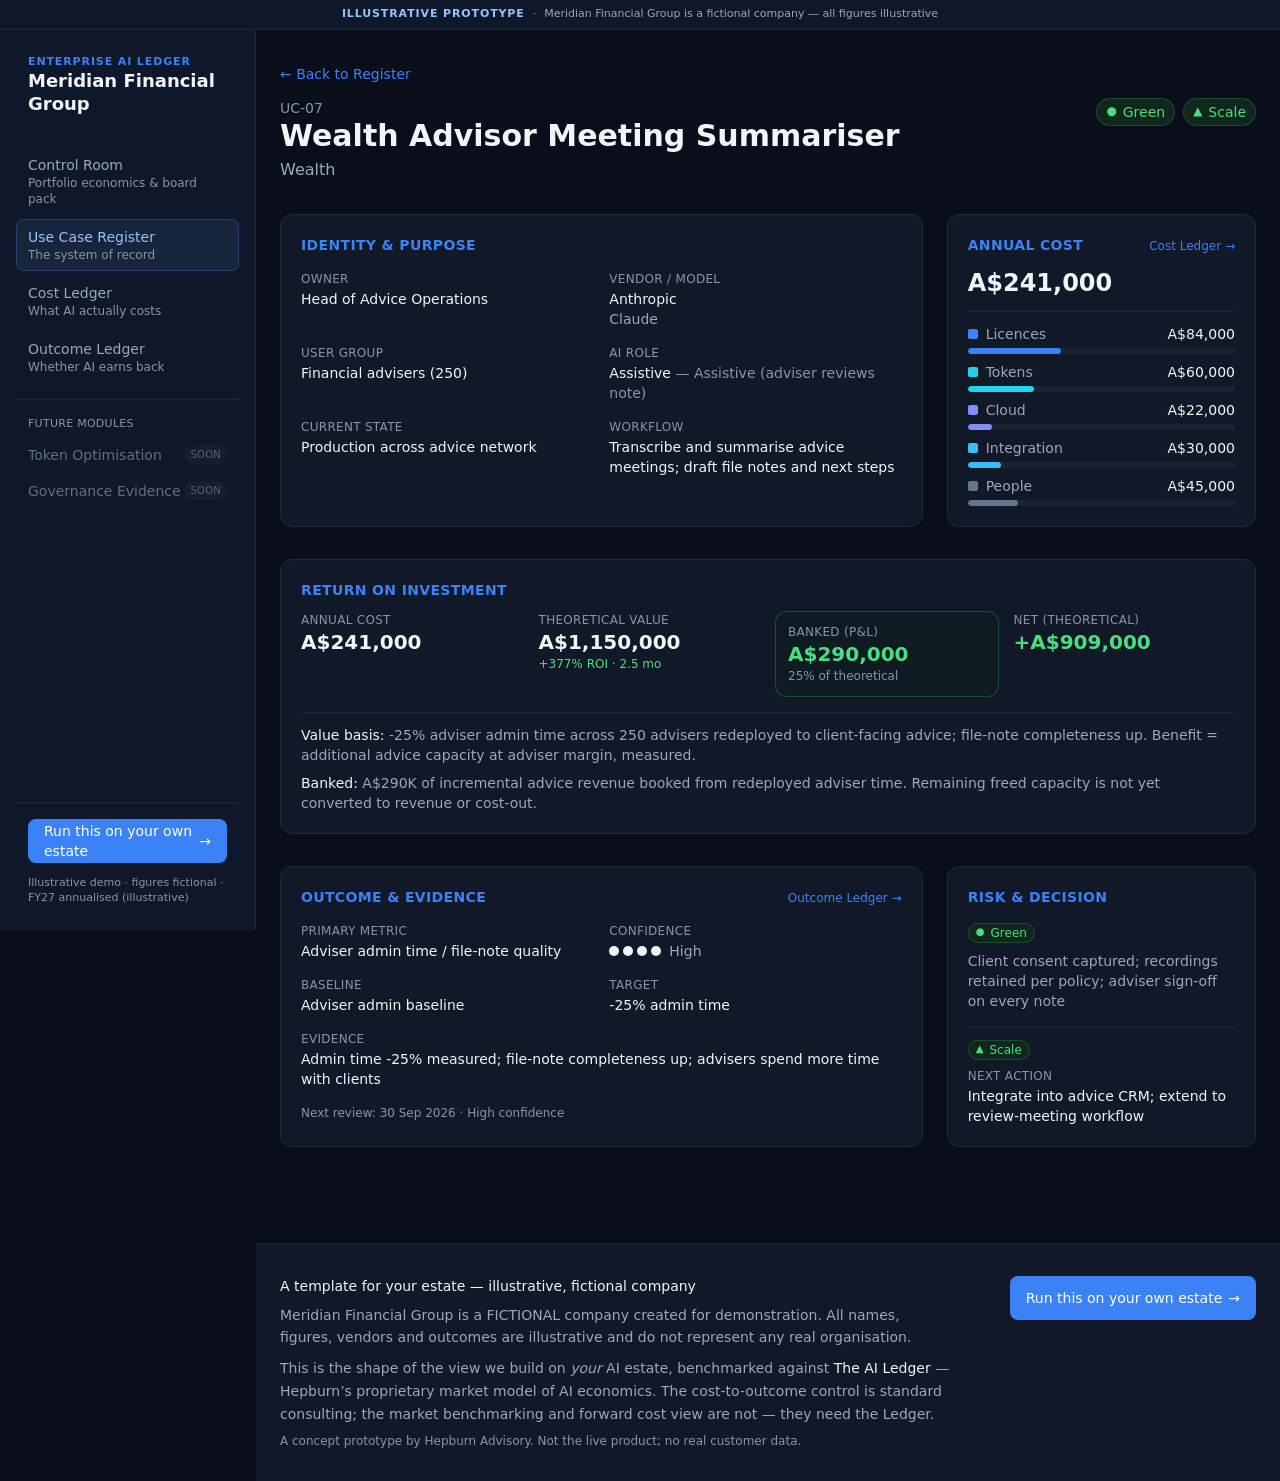
<file: register/UC-07/index.html>
<!DOCTYPE html><html lang="en-AU" class="__variable_f367f3"><head><meta charSet="utf-8"/><meta name="viewport" content="width=device-width, initial-scale=1"/><link rel="preload" href="/_next/static/media/e4af272ccee01ff0-s.p.woff2" as="font" crossorigin="" type="font/woff2"/><link rel="stylesheet" href="/_next/static/css/af6b7292f697ced3.css" data-precedence="next"/><link rel="preload" as="script" fetchPriority="low" href="/_next/static/chunks/webpack-c21a482aad66ec4e.js"/><script src="/_next/static/chunks/fd9d1056-d365d4919d5d6712.js" async=""></script><script src="/_next/static/chunks/117-23e4eb5be2542c7d.js" async=""></script><script src="/_next/static/chunks/main-app-dd6440d88523975c.js" async=""></script><script src="/_next/static/chunks/972-4966492bc3ce2423.js" async=""></script><script src="/_next/static/chunks/app/register/%5Bid%5D/page-882bd111ed1e7f88.js" async=""></script><script src="/_next/static/chunks/app/layout-6d34e2d3f3e8c4b6.js" async=""></script><title>Wealth Advisor Meeting Summariser (UC-07) — Enterprise AI Ledger</title><meta name="description" content="Wealth · Transcribe and summarise advice meetings; draft file notes and next steps. Illustrative demo."/><meta name="next-size-adjust"/><script src="/_next/static/chunks/polyfills-42372ed130431b0a.js" noModule=""></script></head><body class="min-h-screen antialiased"><div class="flex flex-wrap items-center justify-center gap-x-2 gap-y-0.5 border-b border-border bg-nav-bg px-4 py-1.5 text-center text-[11px] text-ink-muted print:hidden"><span class="eyebrow font-semibold text-accent-text">Illustrative prototype</span><span class="text-ink-faint">·</span><span>Meridian Financial Group<!-- --> is a fictional company — all figures illustrative</span></div><div class="min-h-screen lg:grid lg:grid-cols-[16rem_1fr]"><aside class="sticky top-0 hidden h-screen flex-col border-r border-border bg-nav-bg px-4 py-6 lg:flex"><div class="px-3"><a class="block" href="/"><span class="block text-[11px] font-semibold uppercase tracking-[0.08em] text-accent">Enterprise AI Ledger</span><span class="block text-lg font-semibold leading-tight text-ink">Meridian Financial Group</span></a></div><div class="mt-8 flex-1 overflow-y-auto"><nav class="space-y-1" aria-label="Primary"><a class="block rounded-control px-3 py-2 text-ink-muted hover:bg-surface-muted hover:text-ink" href="/"><span class="block text-sm font-medium">Control Room</span><span class="block text-xs text-ink-faint">Portfolio economics &amp; board pack</span></a><a aria-current="page" class="block rounded-control px-3 py-2 bg-accent-soft text-accent-text ring-1 ring-inset ring-accent/30" href="/register/"><span class="block text-sm font-medium">Use Case Register</span><span class="block text-xs text-ink-faint">The system of record</span></a><a class="block rounded-control px-3 py-2 text-ink-muted hover:bg-surface-muted hover:text-ink" href="/cost/"><span class="block text-sm font-medium">Cost Ledger</span><span class="block text-xs text-ink-faint">What AI actually costs</span></a><a class="block rounded-control px-3 py-2 text-ink-muted hover:bg-surface-muted hover:text-ink" href="/outcome/"><span class="block text-sm font-medium">Outcome Ledger</span><span class="block text-xs text-ink-faint">Whether AI earns back</span></a><div class="!mt-4 border-t border-border pt-4"><p class="px-3 pb-1 text-[11px] font-medium uppercase tracking-wide text-ink-faint">Future modules</p><div class="flex cursor-not-allowed items-center justify-between rounded-control px-3 py-2 opacity-60" title="Coming in platform — not part of this prototype" aria-disabled="true"><span class="text-sm text-ink-muted">Token Optimisation</span><span class="rounded-chip bg-surface-muted px-1.5 py-0.5 text-[10px] uppercase tracking-wide text-ink-faint">Soon</span></div><div class="flex cursor-not-allowed items-center justify-between rounded-control px-3 py-2 opacity-60" title="Coming in platform — not part of this prototype" aria-disabled="true"><span class="text-sm text-ink-muted">Governance Evidence</span><span class="rounded-chip bg-surface-muted px-1.5 py-0.5 text-[10px] uppercase tracking-wide text-ink-faint">Soon</span></div></div></nav></div><div class="mt-6 space-y-3 border-t border-border px-3 pt-4"><a href="https://hepburnadvisory.com.au" target="_blank" rel="noopener noreferrer" class="inline-flex min-h-[44px] items-center gap-1.5 rounded-control px-4 text-sm font-medium transition-colors bg-accent text-white hover:bg-accent-hover w-full justify-center">Run this on your own estate<span aria-hidden="true">→</span></a><p class="text-[11px] leading-snug text-ink-faint">Illustrative demo · figures fictional · <!-- -->FY27 annualised (illustrative)</p></div></aside><div class="flex min-h-screen flex-col"><header class="sticky top-0 z-20 flex items-center justify-between gap-3 border-b border-border bg-nav-bg/95 px-4 py-3 backdrop-blur lg:hidden"><div class="min-w-0"><a class="block" href="/"><span class="block text-[11px] font-semibold uppercase tracking-[0.08em] text-accent">Enterprise AI Ledger</span><span class="block text-lg font-semibold leading-tight text-ink">Meridian Financial Group</span></a></div><button type="button" aria-expanded="false" aria-controls="mobile-nav" class="inline-flex min-h-[44px] items-center rounded-control border border-border px-4 text-sm font-medium text-ink active:bg-surface-muted">Menu</button></header><main class="flex-1"><div class="mx-auto max-w-6xl px-4 py-8 sm:px-6"><article class="space-y-8"><div><a class="text-sm text-accent hover:underline print:hidden" href="/register/">← Back to Register</a><div class="mt-3 flex flex-col gap-4 sm:flex-row sm:items-start sm:justify-between"><div><p class="tabular text-sm text-ink-faint">UC-07</p><h1 class="text-2xl font-semibold text-ink sm:text-3xl">Wealth Advisor Meeting Summariser</h1><p class="mt-1 text-ink-muted">Wealth</p></div><div class="flex flex-wrap items-center gap-2"><span class="inline-flex items-center gap-1.5 whitespace-nowrap rounded-chip font-medium ring-1 ring-inset bg-status-green-soft text-status-green-fg ring-status-green-fg/20 px-2.5 py-1 text-sm" title="Risk: Green" aria-label="Risk: Green"><span aria-hidden="true" class="text-[0.85em] leading-none">●</span>Green</span><span class="inline-flex items-center gap-1.5 whitespace-nowrap rounded-chip font-medium ring-1 ring-inset bg-status-green-soft text-status-green-fg ring-status-green-fg/20 px-2.5 py-1 text-sm" title="Decision: Scale" aria-label="Decision: Scale"><span aria-hidden="true" class="text-[0.85em] leading-none">▲</span>Scale</span></div></div></div><div class="grid gap-6 lg:grid-cols-3"><section class="space-y-4 rounded-card border border-border bg-surface p-5 lg:col-span-2"><h2 class="text-sm font-semibold uppercase tracking-wide text-accent">Identity &amp; purpose</h2><dl class="grid grid-cols-1 gap-4 sm:grid-cols-2"><div><dt class="text-xs font-medium uppercase tracking-wide text-ink-faint">Owner</dt><dd class="mt-0.5 text-sm text-ink">Head of Advice Operations</dd></div><div><dt class="text-xs font-medium uppercase tracking-wide text-ink-faint">Vendor / model</dt><dd class="mt-0.5 text-sm text-ink">Anthropic<span class="block text-ink-muted">Claude</span></dd></div><div><dt class="text-xs font-medium uppercase tracking-wide text-ink-faint">User group</dt><dd class="mt-0.5 text-sm text-ink">Financial advisers (250)</dd></div><div><dt class="text-xs font-medium uppercase tracking-wide text-ink-faint">AI role</dt><dd class="mt-0.5 text-sm text-ink">Assistive<!-- --> <span class="text-ink-faint">— <!-- -->Assistive (adviser reviews note)</span></dd></div><div><dt class="text-xs font-medium uppercase tracking-wide text-ink-faint">Current state</dt><dd class="mt-0.5 text-sm text-ink">Production across advice network</dd></div><div><dt class="text-xs font-medium uppercase tracking-wide text-ink-faint">Workflow</dt><dd class="mt-0.5 text-sm text-ink">Transcribe and summarise advice meetings; draft file notes and next steps</dd></div></dl></section><section class="space-y-3 rounded-card border border-border bg-surface p-5"><div class="flex items-baseline justify-between"><h2 class="text-sm font-semibold uppercase tracking-wide text-accent">Annual cost</h2><a class="text-xs text-accent hover:underline print:hidden" href="/cost/">Cost Ledger →</a></div><p class="tabular text-2xl font-semibold text-ink">A$241,000</p><ul class="space-y-2 border-t border-border pt-3"><li><div class="flex items-center justify-between text-sm"><span class="flex items-center gap-2 text-ink-muted"><span aria-hidden="true" class="h-2.5 w-2.5 rounded-sm" style="background-color:#3B82F6"></span>Licences</span><span class="tabular font-medium text-ink">A$84,000</span></div><div class="mt-1 h-1.5 overflow-hidden rounded-full bg-surface-muted"><div class="h-full rounded-full" style="width:34.85477178423236%;background-color:#3B82F6"></div></div></li><li><div class="flex items-center justify-between text-sm"><span class="flex items-center gap-2 text-ink-muted"><span aria-hidden="true" class="h-2.5 w-2.5 rounded-sm" style="background-color:#22D3EE"></span>Tokens</span><span class="tabular font-medium text-ink">A$60,000</span></div><div class="mt-1 h-1.5 overflow-hidden rounded-full bg-surface-muted"><div class="h-full rounded-full" style="width:24.896265560165975%;background-color:#22D3EE"></div></div></li><li><div class="flex items-center justify-between text-sm"><span class="flex items-center gap-2 text-ink-muted"><span aria-hidden="true" class="h-2.5 w-2.5 rounded-sm" style="background-color:#818CF8"></span>Cloud</span><span class="tabular font-medium text-ink">A$22,000</span></div><div class="mt-1 h-1.5 overflow-hidden rounded-full bg-surface-muted"><div class="h-full rounded-full" style="width:9.12863070539419%;background-color:#818CF8"></div></div></li><li><div class="flex items-center justify-between text-sm"><span class="flex items-center gap-2 text-ink-muted"><span aria-hidden="true" class="h-2.5 w-2.5 rounded-sm" style="background-color:#38BDF8"></span>Integration</span><span class="tabular font-medium text-ink">A$30,000</span></div><div class="mt-1 h-1.5 overflow-hidden rounded-full bg-surface-muted"><div class="h-full rounded-full" style="width:12.448132780082988%;background-color:#38BDF8"></div></div></li><li><div class="flex items-center justify-between text-sm"><span class="flex items-center gap-2 text-ink-muted"><span aria-hidden="true" class="h-2.5 w-2.5 rounded-sm" style="background-color:#64748B"></span>People</span><span class="tabular font-medium text-ink">A$45,000</span></div><div class="mt-1 h-1.5 overflow-hidden rounded-full bg-surface-muted"><div class="h-full rounded-full" style="width:18.672199170124482%;background-color:#64748B"></div></div></li></ul></section></div><section class="rounded-card border border-border bg-surface p-5"><h2 class="text-sm font-semibold uppercase tracking-wide text-accent">Return on investment</h2><div class="mt-3 grid grid-cols-2 gap-4 sm:grid-cols-4"><div><p class="text-xs uppercase tracking-wide text-ink-faint">Annual cost</p><p class="tabular text-xl font-semibold text-ink">A$241,000</p></div><div><p class="text-xs uppercase tracking-wide text-ink-faint">Theoretical value</p><p class="tabular text-xl font-semibold text-ink">A$1,150,000</p><p class="tabular text-xs text-status-green-fg">+<!-- -->377<!-- -->% ROI<!-- --> · 2.5 mo</p></div><div class="rounded-card border border-status-green-solid/30 bg-status-green-soft/30 p-3 -m-px"><p class="text-xs uppercase tracking-wide text-ink-faint">Banked (P&amp;L)</p><p class="tabular text-xl font-semibold text-status-green-fg">A$290,000</p><p class="text-xs text-ink-faint">25% of theoretical</p></div><div><p class="text-xs uppercase tracking-wide text-ink-faint">Net (theoretical)</p><p class="tabular text-xl font-semibold text-status-green-fg">+<!-- -->A$909,000</p></div></div><div class="mt-4 space-y-2 border-t border-border pt-3 text-sm text-ink-muted"><p><span class="font-medium text-ink">Value basis: </span>-25% adviser admin time across 250 advisers redeployed to client-facing advice; file-note completeness up. Benefit = additional advice capacity at adviser margin, measured.</p><p><span class="font-medium text-ink">Banked: </span>A$290K of incremental advice revenue booked from redeployed adviser time. Remaining freed capacity is not yet converted to revenue or cost-out.</p></div></section><div class="grid gap-6 lg:grid-cols-3"><section class="space-y-4 rounded-card border border-border bg-surface p-5 lg:col-span-2"><div class="flex items-baseline justify-between"><h2 class="text-sm font-semibold uppercase tracking-wide text-accent">Outcome &amp; evidence</h2><a class="text-xs text-accent hover:underline print:hidden" href="/outcome/">Outcome Ledger →</a></div><dl class="grid grid-cols-1 gap-4 sm:grid-cols-2"><div><dt class="text-xs font-medium uppercase tracking-wide text-ink-faint">Primary metric</dt><dd class="mt-0.5 text-sm text-ink">Adviser admin time / file-note quality</dd></div><div><dt class="text-xs font-medium uppercase tracking-wide text-ink-faint">Confidence</dt><dd class="mt-0.5 text-sm text-ink"><span class="inline-flex items-center gap-2" title="Outcome confidence: High" aria-label="Outcome confidence: High"><span aria-hidden="true" class="inline-flex items-center gap-1"><span class="h-2.5 w-2.5 rounded-full bg-ink"></span><span class="h-2.5 w-2.5 rounded-full bg-ink"></span><span class="h-2.5 w-2.5 rounded-full bg-ink"></span><span class="h-2.5 w-2.5 rounded-full bg-ink"></span></span><span class="text-sm text-ink-muted">High</span></span></dd></div><div><dt class="text-xs font-medium uppercase tracking-wide text-ink-faint">Baseline</dt><dd class="mt-0.5 text-sm text-ink">Adviser admin baseline</dd></div><div><dt class="text-xs font-medium uppercase tracking-wide text-ink-faint">Target</dt><dd class="mt-0.5 text-sm text-ink">-25% admin time</dd></div></dl><div><dt class="text-xs font-medium uppercase tracking-wide text-ink-faint">Evidence</dt><dd class="mt-0.5 text-sm text-ink">Admin time -25% measured; file-note completeness up; advisers spend more time with clients</dd></div><p class="text-xs text-ink-faint">Next review: <!-- -->30 Sep 2026<!-- --> ·<!-- --> <!-- -->High<!-- --> confidence</p></section><section class="space-y-4 rounded-card border border-border bg-surface p-5"><h2 class="text-sm font-semibold uppercase tracking-wide text-accent">Risk &amp; decision</h2><div class="space-y-2"><div class="flex items-center gap-2"><span class="inline-flex items-center gap-1.5 whitespace-nowrap rounded-chip font-medium ring-1 ring-inset bg-status-green-soft text-status-green-fg ring-status-green-fg/20 px-2 py-0.5 text-xs" title="Risk: Green" aria-label="Risk: Green"><span aria-hidden="true" class="text-[0.85em] leading-none">●</span>Green</span></div><p class="text-sm text-ink-muted">Client consent captured; recordings retained per policy; adviser sign-off on every note</p></div><div class="space-y-2 border-t border-border pt-3"><div class="flex items-center gap-2"><span class="inline-flex items-center gap-1.5 whitespace-nowrap rounded-chip font-medium ring-1 ring-inset bg-status-green-soft text-status-green-fg ring-status-green-fg/20 px-2 py-0.5 text-xs" title="Decision: Scale" aria-label="Decision: Scale"><span aria-hidden="true" class="text-[0.85em] leading-none">▲</span>Scale</span></div><div><dt class="text-xs font-medium uppercase tracking-wide text-ink-faint">Next action</dt><dd class="mt-0.5 text-sm text-ink">Integrate into advice CRM; extend to review-meeting workflow</dd></div></div></section></div></article></div><footer class="mt-16 border-t border-border bg-surface px-4 py-8 sm:px-6 print:mt-8"><div class="mx-auto flex max-w-6xl flex-col gap-6 sm:flex-row sm:items-start sm:justify-between"><div class="max-w-2xl space-y-2"><p class="text-sm font-medium text-ink">A template for your estate — illustrative, fictional company</p><p class="text-sm leading-relaxed text-ink-muted">Meridian Financial Group is a FICTIONAL company created for demonstration. All names, figures, vendors and outcomes are illustrative and do not represent any real organisation.</p><p class="text-sm leading-relaxed text-ink-muted">This is the shape of the view we build on <em>your</em> AI estate, benchmarked against <strong class="font-medium text-ink">The AI Ledger</strong> — Hepburn’s proprietary market model of AI economics. The cost-to-outcome control is standard consulting; the market benchmarking and forward cost view are not — they need the Ledger.</p><p class="text-xs text-ink-faint">A concept prototype by Hepburn Advisory. Not the live product; no real customer data.</p></div><div class="shrink-0 print:hidden"><a href="https://hepburnadvisory.com.au" target="_blank" rel="noopener noreferrer" class="inline-flex min-h-[44px] items-center gap-1.5 rounded-control px-4 text-sm font-medium transition-colors bg-accent text-white hover:bg-accent-hover ">Run this on your own estate<span aria-hidden="true">→</span></a></div></div></footer></main></div></div><script src="/_next/static/chunks/webpack-c21a482aad66ec4e.js" async=""></script><script>(self.__next_f=self.__next_f||[]).push([0]);self.__next_f.push([2,null])</script><script>self.__next_f.push([1,"1:HL[\"/_next/static/media/e4af272ccee01ff0-s.p.woff2\",\"font\",{\"crossOrigin\":\"\",\"type\":\"font/woff2\"}]\n2:HL[\"/_next/static/css/af6b7292f697ced3.css\",\"style\"]\n"])</script><script>self.__next_f.push([1,"3:I[2846,[],\"\"]\n5:I[2972,[\"972\",\"static/chunks/972-4966492bc3ce2423.js\",\"243\",\"static/chunks/app/register/%5Bid%5D/page-882bd111ed1e7f88.js\"],\"\"]\n6:I[4707,[],\"\"]\n8:I[6423,[],\"\"]\n9:I[2782,[\"972\",\"static/chunks/972-4966492bc3ce2423.js\",\"185\",\"static/chunks/app/layout-6d34e2d3f3e8c4b6.js\"],\"AppShell\"]\nb:I[1060,[],\"\"]\n7:[\"id\",\"UC-07\",\"d\"]\nc:[]\n"])</script><script>self.__next_f.push([1,"0:[\"$\",\"$L3\",null,{\"buildId\":\"36_RPcGyqPi8aSyQdGFsS\",\"assetPrefix\":\"\",\"urlParts\":[\"\",\"register\",\"UC-07\",\"\"],\"initialTree\":[\"\",{\"children\":[\"register\",{\"children\":[[\"id\",\"UC-07\",\"d\"],{\"children\":[\"__PAGE__?{\\\"id\\\":\\\"UC-07\\\"}\",{}]}]}]},\"$undefined\",\"$undefined\",true],\"initialSeedData\":[\"\",{\"children\":[\"register\",{\"children\":[[\"id\",\"UC-07\",\"d\"],{\"children\":[\"__PAGE__\",{},[[\"$L4\",[\"$\",\"div\",null,{\"className\":\"mx-auto max-w-6xl px-4 py-8 sm:px-6\",\"children\":[\"$\",\"article\",null,{\"className\":\"space-y-8\",\"children\":[[\"$\",\"div\",null,{\"children\":[[\"$\",\"$L5\",null,{\"href\":\"/register\",\"className\":\"text-sm text-accent hover:underline print:hidden\",\"children\":\"← Back to Register\"}],[\"$\",\"div\",null,{\"className\":\"mt-3 flex flex-col gap-4 sm:flex-row sm:items-start sm:justify-between\",\"children\":[[\"$\",\"div\",null,{\"children\":[[\"$\",\"p\",null,{\"className\":\"tabular text-sm text-ink-faint\",\"children\":\"UC-07\"}],[\"$\",\"h1\",null,{\"className\":\"text-2xl font-semibold text-ink sm:text-3xl\",\"children\":\"Wealth Advisor Meeting Summariser\"}],[\"$\",\"p\",null,{\"className\":\"mt-1 text-ink-muted\",\"children\":\"Wealth\"}]]}],[\"$\",\"div\",null,{\"className\":\"flex flex-wrap items-center gap-2\",\"children\":[[\"$\",\"span\",null,{\"className\":\"inline-flex items-center gap-1.5 whitespace-nowrap rounded-chip font-medium ring-1 ring-inset bg-status-green-soft text-status-green-fg ring-status-green-fg/20 px-2.5 py-1 text-sm\",\"title\":\"Risk: Green\",\"aria-label\":\"Risk: Green\",\"children\":[[\"$\",\"span\",null,{\"aria-hidden\":\"true\",\"className\":\"text-[0.85em] leading-none\",\"children\":\"●\"}],\"Green\"]}],[\"$\",\"span\",null,{\"className\":\"inline-flex items-center gap-1.5 whitespace-nowrap rounded-chip font-medium ring-1 ring-inset bg-status-green-soft text-status-green-fg ring-status-green-fg/20 px-2.5 py-1 text-sm\",\"title\":\"Decision: Scale\",\"aria-label\":\"Decision: Scale\",\"children\":[[\"$\",\"span\",null,{\"aria-hidden\":\"true\",\"className\":\"text-[0.85em] leading-none\",\"children\":\"▲\"}],\"Scale\"]}]]}]]}]]}],[\"$\",\"div\",null,{\"className\":\"grid gap-6 lg:grid-cols-3\",\"children\":[[\"$\",\"section\",null,{\"className\":\"space-y-4 rounded-card border border-border bg-surface p-5 lg:col-span-2\",\"children\":[[\"$\",\"h2\",null,{\"className\":\"text-sm font-semibold uppercase tracking-wide text-accent\",\"children\":\"Identity \u0026 purpose\"}],[\"$\",\"dl\",null,{\"className\":\"grid grid-cols-1 gap-4 sm:grid-cols-2\",\"children\":[[\"$\",\"div\",null,{\"children\":[[\"$\",\"dt\",null,{\"className\":\"text-xs font-medium uppercase tracking-wide text-ink-faint\",\"children\":\"Owner\"}],[\"$\",\"dd\",null,{\"className\":\"mt-0.5 text-sm text-ink\",\"children\":\"Head of Advice Operations\"}]]}],[\"$\",\"div\",null,{\"children\":[[\"$\",\"dt\",null,{\"className\":\"text-xs font-medium uppercase tracking-wide text-ink-faint\",\"children\":\"Vendor / model\"}],[\"$\",\"dd\",null,{\"className\":\"mt-0.5 text-sm text-ink\",\"children\":[\"Anthropic\",[\"$\",\"span\",null,{\"className\":\"block text-ink-muted\",\"children\":\"Claude\"}]]}]]}],[\"$\",\"div\",null,{\"children\":[[\"$\",\"dt\",null,{\"className\":\"text-xs font-medium uppercase tracking-wide text-ink-faint\",\"children\":\"User group\"}],[\"$\",\"dd\",null,{\"className\":\"mt-0.5 text-sm text-ink\",\"children\":\"Financial advisers (250)\"}]]}],[\"$\",\"div\",null,{\"children\":[[\"$\",\"dt\",null,{\"className\":\"text-xs font-medium uppercase tracking-wide text-ink-faint\",\"children\":\"AI role\"}],[\"$\",\"dd\",null,{\"className\":\"mt-0.5 text-sm text-ink\",\"children\":[\"Assistive\",\" \",[\"$\",\"span\",null,{\"className\":\"text-ink-faint\",\"children\":[\"— \",\"Assistive (adviser reviews note)\"]}]]}]]}],[\"$\",\"div\",null,{\"children\":[[\"$\",\"dt\",null,{\"className\":\"text-xs font-medium uppercase tracking-wide text-ink-faint\",\"children\":\"Current state\"}],[\"$\",\"dd\",null,{\"className\":\"mt-0.5 text-sm text-ink\",\"children\":\"Production across advice network\"}]]}],[\"$\",\"div\",null,{\"children\":[[\"$\",\"dt\",null,{\"className\":\"text-xs font-medium uppercase tracking-wide text-ink-faint\",\"children\":\"Workflow\"}],[\"$\",\"dd\",null,{\"className\":\"mt-0.5 text-sm text-ink\",\"children\":\"Transcribe and summarise advice meetings; draft file notes and next steps\"}]]}]]}]]}],[\"$\",\"section\",null,{\"className\":\"space-y-3 rounded-card border border-border bg-surface p-5\",\"children\":[[\"$\",\"div\",null,{\"className\":\"flex items-baseline justify-between\",\"children\":[[\"$\",\"h2\",null,{\"className\":\"text-sm font-semibold uppercase tracking-wide text-accent\",\"children\":\"Annual cost\"}],[\"$\",\"$L5\",null,{\"href\":\"/cost\",\"className\":\"text-xs text-accent hover:underline print:hidden\",\"children\":\"Cost Ledger →\"}]]}],[\"$\",\"p\",null,{\"className\":\"tabular text-2xl font-semibold text-ink\",\"children\":\"A$241,000\"}],[\"$\",\"ul\",null,{\"className\":\"space-y-2 border-t border-border pt-3\",\"children\":[[\"$\",\"li\",\"licences\",{\"children\":[[\"$\",\"div\",null,{\"className\":\"flex items-center justify-between text-sm\",\"children\":[[\"$\",\"span\",null,{\"className\":\"flex items-center gap-2 text-ink-muted\",\"children\":[[\"$\",\"span\",null,{\"aria-hidden\":\"true\",\"className\":\"h-2.5 w-2.5 rounded-sm\",\"style\":{\"backgroundColor\":\"#3B82F6\"}}],\"Licences\"]}],[\"$\",\"span\",null,{\"className\":\"tabular font-medium text-ink\",\"children\":\"A$84,000\"}]]}],[\"$\",\"div\",null,{\"className\":\"mt-1 h-1.5 overflow-hidden rounded-full bg-surface-muted\",\"children\":[\"$\",\"div\",null,{\"className\":\"h-full rounded-full\",\"style\":{\"width\":\"34.85477178423236%\",\"backgroundColor\":\"#3B82F6\"}}]}]]}],[\"$\",\"li\",\"tokens\",{\"children\":[[\"$\",\"div\",null,{\"className\":\"flex items-center justify-between text-sm\",\"children\":[[\"$\",\"span\",null,{\"className\":\"flex items-center gap-2 text-ink-muted\",\"children\":[[\"$\",\"span\",null,{\"aria-hidden\":\"true\",\"className\":\"h-2.5 w-2.5 rounded-sm\",\"style\":{\"backgroundColor\":\"#22D3EE\"}}],\"Tokens\"]}],[\"$\",\"span\",null,{\"className\":\"tabular font-medium text-ink\",\"children\":\"A$60,000\"}]]}],[\"$\",\"div\",null,{\"className\":\"mt-1 h-1.5 overflow-hidden rounded-full bg-surface-muted\",\"children\":[\"$\",\"div\",null,{\"className\":\"h-full rounded-full\",\"style\":{\"width\":\"24.896265560165975%\",\"backgroundColor\":\"#22D3EE\"}}]}]]}],[\"$\",\"li\",\"cloud\",{\"children\":[[\"$\",\"div\",null,{\"className\":\"flex items-center justify-between text-sm\",\"children\":[[\"$\",\"span\",null,{\"className\":\"flex items-center gap-2 text-ink-muted\",\"children\":[[\"$\",\"span\",null,{\"aria-hidden\":\"true\",\"className\":\"h-2.5 w-2.5 rounded-sm\",\"style\":{\"backgroundColor\":\"#818CF8\"}}],\"Cloud\"]}],[\"$\",\"span\",null,{\"className\":\"tabular font-medium text-ink\",\"children\":\"A$22,000\"}]]}],[\"$\",\"div\",null,{\"className\":\"mt-1 h-1.5 overflow-hidden rounded-full bg-surface-muted\",\"children\":[\"$\",\"div\",null,{\"className\":\"h-full rounded-full\",\"style\":{\"width\":\"9.12863070539419%\",\"backgroundColor\":\"#818CF8\"}}]}]]}],[\"$\",\"li\",\"integration\",{\"children\":[[\"$\",\"div\",null,{\"className\":\"flex items-center justify-between text-sm\",\"children\":[[\"$\",\"span\",null,{\"className\":\"flex items-center gap-2 text-ink-muted\",\"children\":[[\"$\",\"span\",null,{\"aria-hidden\":\"true\",\"className\":\"h-2.5 w-2.5 rounded-sm\",\"style\":{\"backgroundColor\":\"#38BDF8\"}}],\"Integration\"]}],[\"$\",\"span\",null,{\"className\":\"tabular font-medium text-ink\",\"children\":\"A$30,000\"}]]}],[\"$\",\"div\",null,{\"className\":\"mt-1 h-1.5 overflow-hidden rounded-full bg-surface-muted\",\"children\":[\"$\",\"div\",null,{\"className\":\"h-full rounded-full\",\"style\":{\"width\":\"12.448132780082988%\",\"backgroundColor\":\"#38BDF8\"}}]}]]}],[\"$\",\"li\",\"people\",{\"children\":[[\"$\",\"div\",null,{\"className\":\"flex items-center justify-between text-sm\",\"children\":[[\"$\",\"span\",null,{\"className\":\"flex items-center gap-2 text-ink-muted\",\"children\":[[\"$\",\"span\",null,{\"aria-hidden\":\"true\",\"className\":\"h-2.5 w-2.5 rounded-sm\",\"style\":{\"backgroundColor\":\"#64748B\"}}],\"People\"]}],[\"$\",\"span\",null,{\"className\":\"tabular font-medium text-ink\",\"children\":\"A$45,000\"}]]}],[\"$\",\"div\",null,{\"className\":\"mt-1 h-1.5 overflow-hidden rounded-full bg-surface-muted\",\"children\":[\"$\",\"div\",null,{\"className\":\"h-full rounded-full\",\"style\":{\"width\":\"18.672199170124482%\",\"backgroundColor\":\"#64748B\"}}]}]]}]]}]]}]]}],[\"$\",\"section\",null,{\"className\":\"rounded-card border border-border bg-surface p-5\",\"children\":[[\"$\",\"h2\",null,{\"className\":\"text-sm font-semibold uppercase tracking-wide text-accent\",\"children\":\"Return on investment\"}],[\"$\",\"div\",null,{\"className\":\"mt-3 grid grid-cols-2 gap-4 sm:grid-cols-4\",\"children\":[[\"$\",\"div\",null,{\"children\":[[\"$\",\"p\",null,{\"className\":\"text-xs uppercase tracking-wide text-ink-faint\",\"children\":\"Annual cost\"}],[\"$\",\"p\",null,{\"className\":\"tabular text-xl font-semibold text-ink\",\"children\":\"A$241,000\"}]]}],[\"$\",\"div\",null,{\"children\":[[\"$\",\"p\",null,{\"className\":\"text-xs uppercase tracking-wide text-ink-faint\",\"children\":\"Theoretical value\"}],[\"$\",\"p\",null,{\"className\":\"tabular text-xl font-semibold text-ink\",\"children\":\"A$1,150,000\"}],[\"$\",\"p\",null,{\"className\":\"tabular text-xs text-status-green-fg\",\"children\":[\"+\",377,\"% ROI\",\" · 2.5 mo\"]}]]}],[\"$\",\"div\",null,{\"className\":\"rounded-card border border-status-green-solid/30 bg-status-green-soft/30 p-3 -m-px\",\"children\":[[\"$\",\"p\",null,{\"className\":\"text-xs uppercase tracking-wide text-ink-faint\",\"children\":\"Banked (P\u0026L)\"}],[\"$\",\"p\",null,{\"className\":\"tabular text-xl font-semibold text-status-green-fg\",\"children\":\"A$290,000\"}],[\"$\",\"p\",null,{\"className\":\"text-xs text-ink-faint\",\"children\":\"25% of theoretical\"}]]}],[\"$\",\"div\",null,{\"children\":[[\"$\",\"p\",null,{\"className\":\"text-xs uppercase tracking-wide text-ink-faint\",\"children\":\"Net (theoretical)\"}],[\"$\",\"p\",null,{\"className\":\"tabular text-xl font-semibold text-status-green-fg\",\"children\":[\"+\",\"A$909,000\"]}]]}]]}],[\"$\",\"div\",null,{\"className\":\"mt-4 space-y-2 border-t border-border pt-3 text-sm text-ink-muted\",\"children\":[[\"$\",\"p\",null,{\"children\":[[\"$\",\"span\",null,{\"className\":\"font-medium text-ink\",\"children\":\"Value basis: \"}],\"-25% adviser admin time across 250 advisers redeployed to client-facing advice; file-note completeness up. Benefit = additional advice capacity at adviser margin, measured.\"]}],[\"$\",\"p\",null,{\"children\":[[\"$\",\"span\",null,{\"className\":\"font-medium text-ink\",\"children\":\"Banked: \"}],\"A$290K of incremental advice revenue booked from redeployed adviser time. Remaining freed capacity is not yet converted to revenue or cost-out.\"]}]]}]]}],[\"$\",\"div\",null,{\"className\":\"grid gap-6 lg:grid-cols-3\",\"children\":[[\"$\",\"section\",null,{\"className\":\"space-y-4 rounded-card border border-border bg-surface p-5 lg:col-span-2\",\"children\":[[\"$\",\"div\",null,{\"className\":\"flex items-baseline justify-between\",\"children\":[[\"$\",\"h2\",null,{\"className\":\"text-sm font-semibold uppercase tracking-wide text-accent\",\"children\":\"Outcome \u0026 evidence\"}],[\"$\",\"$L5\",null,{\"href\":\"/outcome\",\"className\":\"text-xs text-accent hover:underline print:hidden\",\"children\":\"Outcome Ledger →\"}]]}],[\"$\",\"dl\",null,{\"className\":\"grid grid-cols-1 gap-4 sm:grid-cols-2\",\"children\":[[\"$\",\"div\",null,{\"children\":[[\"$\",\"dt\",null,{\"className\":\"text-xs font-medium uppercase tracking-wide text-ink-faint\",\"children\":\"Primary metric\"}],[\"$\",\"dd\",null,{\"className\":\"mt-0.5 text-sm text-ink\",\"children\":\"Adviser admin time / file-note quality\"}]]}],[\"$\",\"div\",null,{\"children\":[[\"$\",\"dt\",null,{\"className\":\"text-xs font-medium uppercase tracking-wide text-ink-faint\",\"children\":\"Confidence\"}],[\"$\",\"dd\",null,{\"className\":\"mt-0.5 text-sm text-ink\",\"children\":[\"$\",\"span\",null,{\"className\":\"inline-flex items-center gap-2\",\"title\":\"Outcome confidence: High\",\"aria-label\":\"Outcome confidence: High\",\"children\":[[\"$\",\"span\",null,{\"aria-hidden\":\"true\",\"className\":\"inline-flex items-center gap-1\",\"children\":[[\"$\",\"span\",\"0\",{\"className\":\"h-2.5 w-2.5 rounded-full bg-ink\"}],[\"$\",\"span\",\"1\",{\"className\":\"h-2.5 w-2.5 rounded-full bg-ink\"}],[\"$\",\"span\",\"2\",{\"className\":\"h-2.5 w-2.5 rounded-full bg-ink\"}],[\"$\",\"span\",\"3\",{\"className\":\"h-2.5 w-2.5 rounded-full bg-ink\"}]]}],[\"$\",\"span\",null,{\"className\":\"text-sm text-ink-muted\",\"children\":\"High\"}]]}]}]]}],[\"$\",\"div\",null,{\"children\":[[\"$\",\"dt\",null,{\"className\":\"text-xs font-medium uppercase tracking-wide text-ink-faint\",\"children\":\"Baseline\"}],[\"$\",\"dd\",null,{\"className\":\"mt-0.5 text-sm text-ink\",\"children\":\"Adviser admin baseline\"}]]}],[\"$\",\"div\",null,{\"children\":[[\"$\",\"dt\",null,{\"className\":\"text-xs font-medium uppercase tracking-wide text-ink-faint\",\"children\":\"Target\"}],[\"$\",\"dd\",null,{\"className\":\"mt-0.5 text-sm text-ink\",\"children\":\"-25% admin time\"}]]}]]}],[\"$\",\"div\",null,{\"children\":[[\"$\",\"dt\",null,{\"className\":\"text-xs font-medium uppercase tracking-wide text-ink-faint\",\"children\":\"Evidence\"}],[\"$\",\"dd\",null,{\"className\":\"mt-0.5 text-sm text-ink\",\"children\":\"Admin time -25% measured; file-note completeness up; advisers spend more time with clients\"}]]}],[\"$\",\"p\",null,{\"className\":\"text-xs text-ink-faint\",\"children\":[\"Next review: \",\"30 Sep 2026\",\" ·\",\" \",\"High\",\" confidence\"]}]]}],[\"$\",\"section\",null,{\"className\":\"space-y-4 rounded-card border border-border bg-surface p-5\",\"children\":[[\"$\",\"h2\",null,{\"className\":\"text-sm font-semibold uppercase tracking-wide text-accent\",\"children\":\"Risk \u0026 decision\"}],[\"$\",\"div\",null,{\"className\":\"space-y-2\",\"children\":[[\"$\",\"div\",null,{\"className\":\"flex items-center gap-2\",\"children\":[\"$\",\"span\",null,{\"className\":\"inline-flex items-center gap-1.5 whitespace-nowrap rounded-chip font-medium ring-1 ring-inset bg-status-green-soft text-status-green-fg ring-status-green-fg/20 px-2 py-0.5 text-xs\",\"title\":\"Risk: Green\",\"aria-label\":\"Risk: Green\",\"children\":[[\"$\",\"span\",null,{\"aria-hidden\":\"true\",\"className\":\"text-[0.85em] leading-none\",\"children\":\"●\"}],\"Green\"]}]}],[\"$\",\"p\",null,{\"className\":\"text-sm text-ink-muted\",\"children\":\"Client consent captured; recordings retained per policy; adviser sign-off on every note\"}]]}],[\"$\",\"div\",null,{\"className\":\"space-y-2 border-t border-border pt-3\",\"children\":[[\"$\",\"div\",null,{\"className\":\"flex items-center gap-2\",\"children\":[\"$\",\"span\",null,{\"className\":\"inline-flex items-center gap-1.5 whitespace-nowrap rounded-chip font-medium ring-1 ring-inset bg-status-green-soft text-status-green-fg ring-status-green-fg/20 px-2 py-0.5 text-xs\",\"title\":\"Decision: Scale\",\"aria-label\":\"Decision: Scale\",\"children\":[[\"$\",\"span\",null,{\"aria-hidden\":\"true\",\"className\":\"text-[0.85em] leading-none\",\"children\":\"▲\"}],\"Scale\"]}]}],[\"$\",\"div\",null,{\"children\":[[\"$\",\"dt\",null,{\"className\":\"text-xs font-medium uppercase tracking-wide text-ink-faint\",\"children\":\"Next action\"}],[\"$\",\"dd\",null,{\"className\":\"mt-0.5 text-sm text-ink\",\"children\":\"Integrate into advice CRM; extend to review-meeting workflow\"}]]}]]}]]}]]}]]}]}],null],null],null]},[null,[\"$\",\"$L6\",null,{\"parallelRouterKey\":\"children\",\"segmentPath\":[\"children\",\"register\",\"children\",\"$7\",\"children\"],\"error\":\"$undefined\",\"errorStyles\":\"$undefined\",\"errorScripts\":\"$undefined\",\"template\":[\"$\",\"$L8\",null,{}],\"templateStyles\":\"$undefined\",\"templateScripts\":\"$undefined\",\"notFound\":\"$undefined\",\"notFoundStyles\":\"$undefined\"}]],null]},[null,[\"$\",\"$L6\",null,{\"parallelRouterKey\":\"children\",\"segmentPath\":[\"children\",\"register\",\"children\"],\"error\":\"$undefined\",\"errorStyles\":\"$undefined\",\"errorScripts\":\"$undefined\",\"template\":[\"$\",\"$L8\",null,{}],\"templateStyles\":\"$undefined\",\"templateScripts\":\"$undefined\",\"notFound\":\"$undefined\",\"notFoundStyles\":\"$undefined\"}]],null]},[[[[\"$\",\"link\",\"0\",{\"rel\":\"stylesheet\",\"href\":\"/_next/static/css/af6b7292f697ced3.css\",\"precedence\":\"next\",\"crossOrigin\":\"$undefined\"}]],[\"$\",\"html\",null,{\"lang\":\"en-AU\",\"className\":\"__variable_f367f3\",\"children\":[\"$\",\"body\",null,{\"className\":\"min-h-screen antialiased\",\"children\":[\"$\",\"$L9\",null,{\"companyName\":\"Meridian Financial Group\",\"period\":\"FY27 annualised (illustrative)\",\"children\":[[\"$\",\"$L6\",null,{\"parallelRouterKey\":\"children\",\"segmentPath\":[\"children\"],\"error\":\"$undefined\",\"errorStyles\":\"$undefined\",\"errorScripts\":\"$undefined\",\"template\":[\"$\",\"$L8\",null,{}],\"templateStyles\":\"$undefined\",\"templateScripts\":\"$undefined\",\"notFound\":[\"$\",\"div\",null,{\"className\":\"mx-auto max-w-xl px-6 py-24 text-center\",\"children\":[[\"$\",\"p\",null,{\"className\":\"text-sm font-semibold uppercase tracking-wide text-accent\",\"children\":\"Not found\"}],[\"$\",\"h1\",null,{\"className\":\"mt-2 text-2xl font-semibold text-ink\",\"children\":\"That page isn’t part of the demo\"}],[\"$\",\"p\",null,{\"className\":\"mt-3 text-ink-muted\",\"children\":\"This is an illustrative prototype with a fixed set of use cases.\"}],[\"$\",\"$L5\",null,{\"href\":\"/\",\"className\":\"mt-6 inline-block text-accent hover:underline\",\"children\":\"← Back to the Control Room\"}]]}],\"notFoundStyles\":[]}],[\"$\",\"footer\",null,{\"className\":\"mt-16 border-t border-border bg-surface px-4 py-8 sm:px-6 print:mt-8\",\"children\":[\"$\",\"div\",null,{\"className\":\"mx-auto flex max-w-6xl flex-col gap-6 sm:flex-row sm:items-start sm:justify-between\",\"children\":[[\"$\",\"div\",null,{\"className\":\"max-w-2xl space-y-2\",\"children\":[[\"$\",\"p\",null,{\"className\":\"text-sm font-medium text-ink\",\"children\":\"A template for your estate — illustrative, fictional company\"}],[\"$\",\"p\",null,{\"className\":\"text-sm leading-relaxed text-ink-muted\",\"children\":\"Meridian Financial Group is a FICTIONAL company created for demonstration. All names, figures, vendors and outcomes are illustrative and do not represent any real organisation.\"}],[\"$\",\"p\",null,{\"className\":\"text-sm leading-relaxed text-ink-muted\",\"children\":[\"This is the shape of the view we build on \",[\"$\",\"em\",null,{\"children\":\"your\"}],\" AI estate, benchmarked against \",[\"$\",\"strong\",null,{\"className\":\"font-medium text-ink\",\"children\":\"The AI Ledger\"}],\" — Hepburn’s proprietary market model of AI economics. The cost-to-outcome control is standard consulting; the market benchmarking and forward cost view are not — they need the Ledger.\"]}],[\"$\",\"p\",null,{\"className\":\"text-xs text-ink-faint\",\"children\":\"A concept prototype by Hepburn Advisory. Not the live product; no real customer data.\"}]]}],[\"$\",\"div\",null,{\"className\":\"shrink-0 print:hidden\",\"children\":[\"$\",\"a\",null,{\"href\":\"https://hepburnadvisory.com.au\",\"target\":\"_blank\",\"rel\":\"noopener noreferrer\",\"className\":\"inline-flex min-h-[44px] items-center gap-1.5 rounded-control px-4 text-sm font-medium transition-colors bg-accent text-white hover:bg-accent-hover \",\"children\":[\"Run this on your own estate\",[\"$\",\"span\",null,{\"aria-hidden\":\"true\",\"children\":\"→\"}]]}]}]]}]}]]}]}]}]],null],null],\"couldBeIntercepted\":false,\"initialHead\":[null,\"$La\"],\"globalErrorComponent\":\"$b\",\"missingSlots\":\"$Wc\"}]\n"])</script><script>self.__next_f.push([1,"a:[[\"$\",\"meta\",\"0\",{\"name\":\"viewport\",\"content\":\"width=device-width, initial-scale=1\"}],[\"$\",\"meta\",\"1\",{\"charSet\":\"utf-8\"}],[\"$\",\"title\",\"2\",{\"children\":\"Wealth Advisor Meeting Summariser (UC-07) — Enterprise AI Ledger\"}],[\"$\",\"meta\",\"3\",{\"name\":\"description\",\"content\":\"Wealth · Transcribe and summarise advice meetings; draft file notes and next steps. Illustrative demo.\"}],[\"$\",\"meta\",\"4\",{\"name\":\"next-size-adjust\"}]]\n4:null\n"])</script></body></html>
</file>
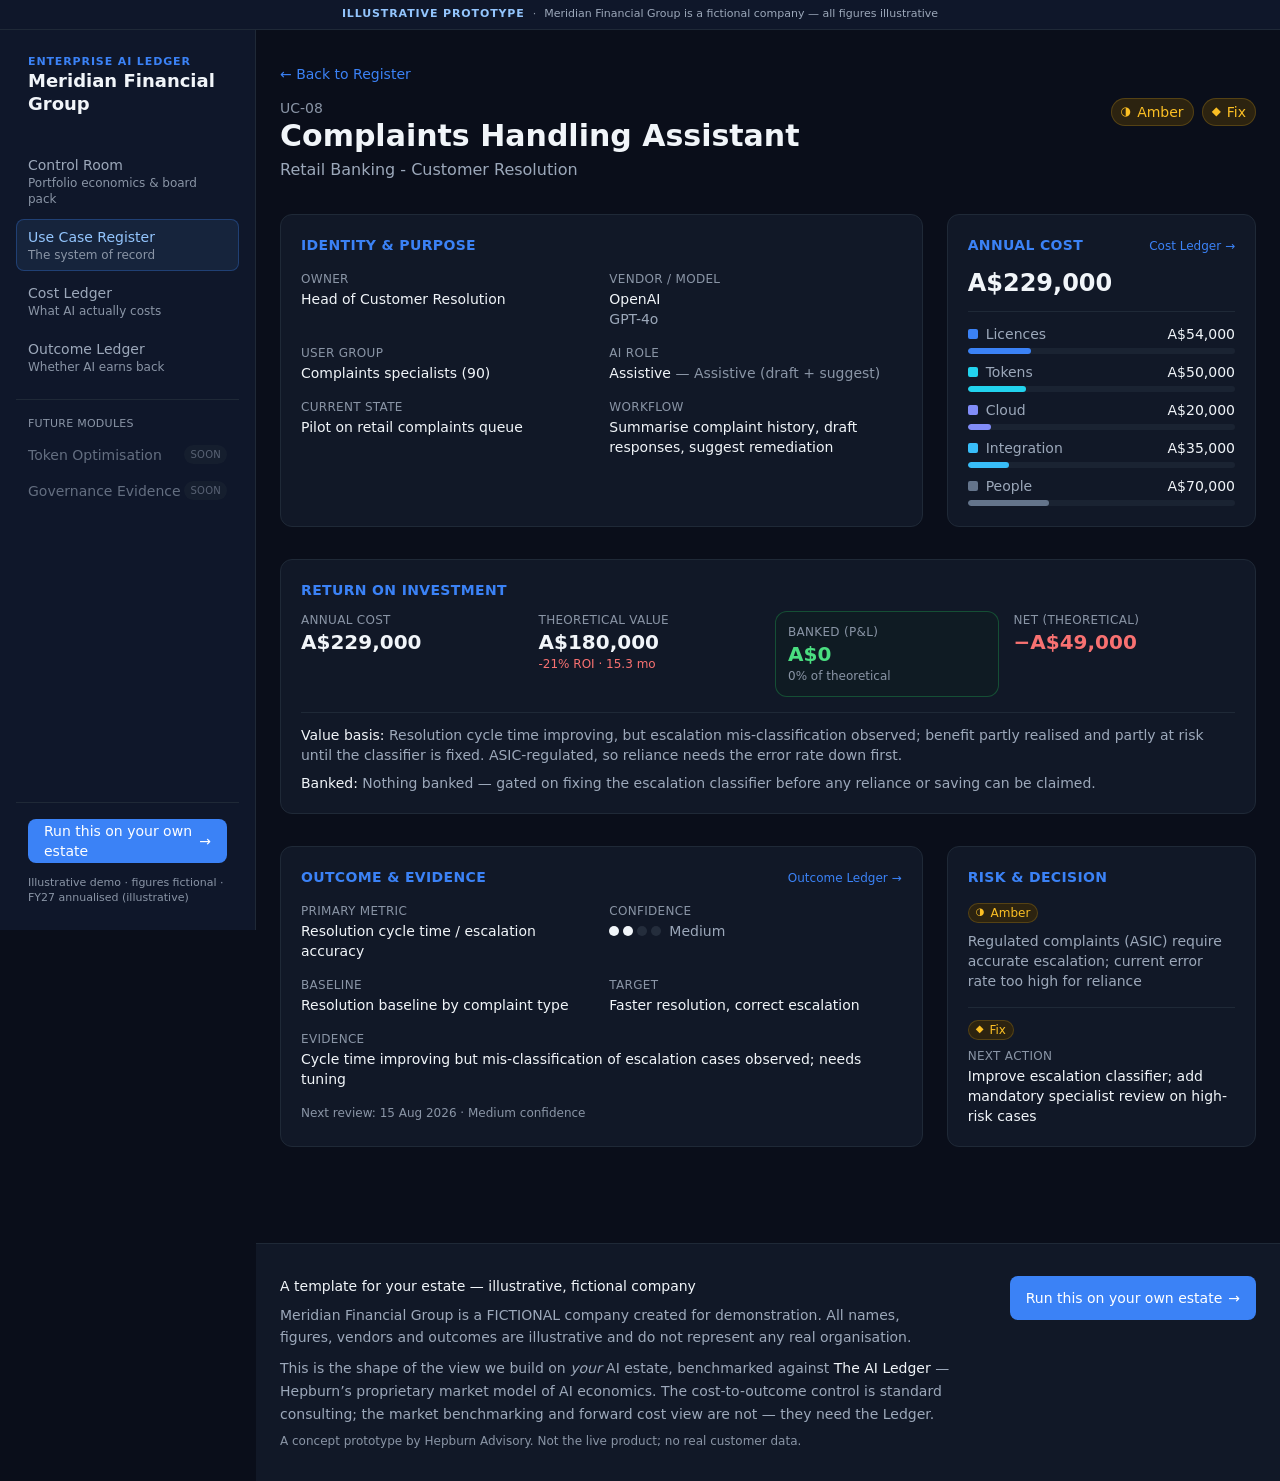
<file: register/UC-08/index.html>
<!DOCTYPE html><html lang="en-AU" class="__variable_f367f3"><head><meta charSet="utf-8"/><meta name="viewport" content="width=device-width, initial-scale=1"/><link rel="preload" href="/_next/static/media/e4af272ccee01ff0-s.p.woff2" as="font" crossorigin="" type="font/woff2"/><link rel="stylesheet" href="/_next/static/css/af6b7292f697ced3.css" data-precedence="next"/><link rel="preload" as="script" fetchPriority="low" href="/_next/static/chunks/webpack-c21a482aad66ec4e.js"/><script src="/_next/static/chunks/fd9d1056-d365d4919d5d6712.js" async=""></script><script src="/_next/static/chunks/117-23e4eb5be2542c7d.js" async=""></script><script src="/_next/static/chunks/main-app-dd6440d88523975c.js" async=""></script><script src="/_next/static/chunks/972-4966492bc3ce2423.js" async=""></script><script src="/_next/static/chunks/app/register/%5Bid%5D/page-882bd111ed1e7f88.js" async=""></script><script src="/_next/static/chunks/app/layout-6d34e2d3f3e8c4b6.js" async=""></script><title>Complaints Handling Assistant (UC-08) — Enterprise AI Ledger</title><meta name="description" content="Retail Banking - Customer Resolution · Summarise complaint history, draft responses, suggest remediation. Illustrative demo."/><meta name="next-size-adjust"/><script src="/_next/static/chunks/polyfills-42372ed130431b0a.js" noModule=""></script></head><body class="min-h-screen antialiased"><div class="flex flex-wrap items-center justify-center gap-x-2 gap-y-0.5 border-b border-border bg-nav-bg px-4 py-1.5 text-center text-[11px] text-ink-muted print:hidden"><span class="eyebrow font-semibold text-accent-text">Illustrative prototype</span><span class="text-ink-faint">·</span><span>Meridian Financial Group<!-- --> is a fictional company — all figures illustrative</span></div><div class="min-h-screen lg:grid lg:grid-cols-[16rem_1fr]"><aside class="sticky top-0 hidden h-screen flex-col border-r border-border bg-nav-bg px-4 py-6 lg:flex"><div class="px-3"><a class="block" href="/"><span class="block text-[11px] font-semibold uppercase tracking-[0.08em] text-accent">Enterprise AI Ledger</span><span class="block text-lg font-semibold leading-tight text-ink">Meridian Financial Group</span></a></div><div class="mt-8 flex-1 overflow-y-auto"><nav class="space-y-1" aria-label="Primary"><a class="block rounded-control px-3 py-2 text-ink-muted hover:bg-surface-muted hover:text-ink" href="/"><span class="block text-sm font-medium">Control Room</span><span class="block text-xs text-ink-faint">Portfolio economics &amp; board pack</span></a><a aria-current="page" class="block rounded-control px-3 py-2 bg-accent-soft text-accent-text ring-1 ring-inset ring-accent/30" href="/register/"><span class="block text-sm font-medium">Use Case Register</span><span class="block text-xs text-ink-faint">The system of record</span></a><a class="block rounded-control px-3 py-2 text-ink-muted hover:bg-surface-muted hover:text-ink" href="/cost/"><span class="block text-sm font-medium">Cost Ledger</span><span class="block text-xs text-ink-faint">What AI actually costs</span></a><a class="block rounded-control px-3 py-2 text-ink-muted hover:bg-surface-muted hover:text-ink" href="/outcome/"><span class="block text-sm font-medium">Outcome Ledger</span><span class="block text-xs text-ink-faint">Whether AI earns back</span></a><div class="!mt-4 border-t border-border pt-4"><p class="px-3 pb-1 text-[11px] font-medium uppercase tracking-wide text-ink-faint">Future modules</p><div class="flex cursor-not-allowed items-center justify-between rounded-control px-3 py-2 opacity-60" title="Coming in platform — not part of this prototype" aria-disabled="true"><span class="text-sm text-ink-muted">Token Optimisation</span><span class="rounded-chip bg-surface-muted px-1.5 py-0.5 text-[10px] uppercase tracking-wide text-ink-faint">Soon</span></div><div class="flex cursor-not-allowed items-center justify-between rounded-control px-3 py-2 opacity-60" title="Coming in platform — not part of this prototype" aria-disabled="true"><span class="text-sm text-ink-muted">Governance Evidence</span><span class="rounded-chip bg-surface-muted px-1.5 py-0.5 text-[10px] uppercase tracking-wide text-ink-faint">Soon</span></div></div></nav></div><div class="mt-6 space-y-3 border-t border-border px-3 pt-4"><a href="https://hepburnadvisory.com.au" target="_blank" rel="noopener noreferrer" class="inline-flex min-h-[44px] items-center gap-1.5 rounded-control px-4 text-sm font-medium transition-colors bg-accent text-white hover:bg-accent-hover w-full justify-center">Run this on your own estate<span aria-hidden="true">→</span></a><p class="text-[11px] leading-snug text-ink-faint">Illustrative demo · figures fictional · <!-- -->FY27 annualised (illustrative)</p></div></aside><div class="flex min-h-screen flex-col"><header class="sticky top-0 z-20 flex items-center justify-between gap-3 border-b border-border bg-nav-bg/95 px-4 py-3 backdrop-blur lg:hidden"><div class="min-w-0"><a class="block" href="/"><span class="block text-[11px] font-semibold uppercase tracking-[0.08em] text-accent">Enterprise AI Ledger</span><span class="block text-lg font-semibold leading-tight text-ink">Meridian Financial Group</span></a></div><button type="button" aria-expanded="false" aria-controls="mobile-nav" class="inline-flex min-h-[44px] items-center rounded-control border border-border px-4 text-sm font-medium text-ink active:bg-surface-muted">Menu</button></header><main class="flex-1"><div class="mx-auto max-w-6xl px-4 py-8 sm:px-6"><article class="space-y-8"><div><a class="text-sm text-accent hover:underline print:hidden" href="/register/">← Back to Register</a><div class="mt-3 flex flex-col gap-4 sm:flex-row sm:items-start sm:justify-between"><div><p class="tabular text-sm text-ink-faint">UC-08</p><h1 class="text-2xl font-semibold text-ink sm:text-3xl">Complaints Handling Assistant</h1><p class="mt-1 text-ink-muted">Retail Banking - Customer Resolution</p></div><div class="flex flex-wrap items-center gap-2"><span class="inline-flex items-center gap-1.5 whitespace-nowrap rounded-chip font-medium ring-1 ring-inset bg-status-amber-soft text-status-amber-fg ring-status-amber-fg/20 px-2.5 py-1 text-sm" title="Risk: Amber" aria-label="Risk: Amber"><span aria-hidden="true" class="text-[0.85em] leading-none">◑</span>Amber</span><span class="inline-flex items-center gap-1.5 whitespace-nowrap rounded-chip font-medium ring-1 ring-inset bg-status-amber-soft text-status-amber-fg ring-status-amber-fg/20 px-2.5 py-1 text-sm" title="Decision: Fix" aria-label="Decision: Fix"><span aria-hidden="true" class="text-[0.85em] leading-none">◆</span>Fix</span></div></div></div><div class="grid gap-6 lg:grid-cols-3"><section class="space-y-4 rounded-card border border-border bg-surface p-5 lg:col-span-2"><h2 class="text-sm font-semibold uppercase tracking-wide text-accent">Identity &amp; purpose</h2><dl class="grid grid-cols-1 gap-4 sm:grid-cols-2"><div><dt class="text-xs font-medium uppercase tracking-wide text-ink-faint">Owner</dt><dd class="mt-0.5 text-sm text-ink">Head of Customer Resolution</dd></div><div><dt class="text-xs font-medium uppercase tracking-wide text-ink-faint">Vendor / model</dt><dd class="mt-0.5 text-sm text-ink">OpenAI<span class="block text-ink-muted">GPT-4o</span></dd></div><div><dt class="text-xs font-medium uppercase tracking-wide text-ink-faint">User group</dt><dd class="mt-0.5 text-sm text-ink">Complaints specialists (90)</dd></div><div><dt class="text-xs font-medium uppercase tracking-wide text-ink-faint">AI role</dt><dd class="mt-0.5 text-sm text-ink">Assistive<!-- --> <span class="text-ink-faint">— <!-- -->Assistive (draft + suggest)</span></dd></div><div><dt class="text-xs font-medium uppercase tracking-wide text-ink-faint">Current state</dt><dd class="mt-0.5 text-sm text-ink">Pilot on retail complaints queue</dd></div><div><dt class="text-xs font-medium uppercase tracking-wide text-ink-faint">Workflow</dt><dd class="mt-0.5 text-sm text-ink">Summarise complaint history, draft responses, suggest remediation</dd></div></dl></section><section class="space-y-3 rounded-card border border-border bg-surface p-5"><div class="flex items-baseline justify-between"><h2 class="text-sm font-semibold uppercase tracking-wide text-accent">Annual cost</h2><a class="text-xs text-accent hover:underline print:hidden" href="/cost/">Cost Ledger →</a></div><p class="tabular text-2xl font-semibold text-ink">A$229,000</p><ul class="space-y-2 border-t border-border pt-3"><li><div class="flex items-center justify-between text-sm"><span class="flex items-center gap-2 text-ink-muted"><span aria-hidden="true" class="h-2.5 w-2.5 rounded-sm" style="background-color:#3B82F6"></span>Licences</span><span class="tabular font-medium text-ink">A$54,000</span></div><div class="mt-1 h-1.5 overflow-hidden rounded-full bg-surface-muted"><div class="h-full rounded-full" style="width:23.580786026200872%;background-color:#3B82F6"></div></div></li><li><div class="flex items-center justify-between text-sm"><span class="flex items-center gap-2 text-ink-muted"><span aria-hidden="true" class="h-2.5 w-2.5 rounded-sm" style="background-color:#22D3EE"></span>Tokens</span><span class="tabular font-medium text-ink">A$50,000</span></div><div class="mt-1 h-1.5 overflow-hidden rounded-full bg-surface-muted"><div class="h-full rounded-full" style="width:21.83406113537118%;background-color:#22D3EE"></div></div></li><li><div class="flex items-center justify-between text-sm"><span class="flex items-center gap-2 text-ink-muted"><span aria-hidden="true" class="h-2.5 w-2.5 rounded-sm" style="background-color:#818CF8"></span>Cloud</span><span class="tabular font-medium text-ink">A$20,000</span></div><div class="mt-1 h-1.5 overflow-hidden rounded-full bg-surface-muted"><div class="h-full rounded-full" style="width:8.73362445414847%;background-color:#818CF8"></div></div></li><li><div class="flex items-center justify-between text-sm"><span class="flex items-center gap-2 text-ink-muted"><span aria-hidden="true" class="h-2.5 w-2.5 rounded-sm" style="background-color:#38BDF8"></span>Integration</span><span class="tabular font-medium text-ink">A$35,000</span></div><div class="mt-1 h-1.5 overflow-hidden rounded-full bg-surface-muted"><div class="h-full rounded-full" style="width:15.283842794759824%;background-color:#38BDF8"></div></div></li><li><div class="flex items-center justify-between text-sm"><span class="flex items-center gap-2 text-ink-muted"><span aria-hidden="true" class="h-2.5 w-2.5 rounded-sm" style="background-color:#64748B"></span>People</span><span class="tabular font-medium text-ink">A$70,000</span></div><div class="mt-1 h-1.5 overflow-hidden rounded-full bg-surface-muted"><div class="h-full rounded-full" style="width:30.567685589519648%;background-color:#64748B"></div></div></li></ul></section></div><section class="rounded-card border border-border bg-surface p-5"><h2 class="text-sm font-semibold uppercase tracking-wide text-accent">Return on investment</h2><div class="mt-3 grid grid-cols-2 gap-4 sm:grid-cols-4"><div><p class="text-xs uppercase tracking-wide text-ink-faint">Annual cost</p><p class="tabular text-xl font-semibold text-ink">A$229,000</p></div><div><p class="text-xs uppercase tracking-wide text-ink-faint">Theoretical value</p><p class="tabular text-xl font-semibold text-ink">A$180,000</p><p class="tabular text-xs text-status-red-fg">-21<!-- -->% ROI<!-- --> · 15.3 mo</p></div><div class="rounded-card border border-status-green-solid/30 bg-status-green-soft/30 p-3 -m-px"><p class="text-xs uppercase tracking-wide text-ink-faint">Banked (P&amp;L)</p><p class="tabular text-xl font-semibold text-status-green-fg">A$0</p><p class="text-xs text-ink-faint">0% of theoretical</p></div><div><p class="text-xs uppercase tracking-wide text-ink-faint">Net (theoretical)</p><p class="tabular text-xl font-semibold text-status-red-fg">−<!-- -->A$49,000</p></div></div><div class="mt-4 space-y-2 border-t border-border pt-3 text-sm text-ink-muted"><p><span class="font-medium text-ink">Value basis: </span>Resolution cycle time improving, but escalation mis-classification observed; benefit partly realised and partly at risk until the classifier is fixed. ASIC-regulated, so reliance needs the error rate down first.</p><p><span class="font-medium text-ink">Banked: </span>Nothing banked — gated on fixing the escalation classifier before any reliance or saving can be claimed.</p></div></section><div class="grid gap-6 lg:grid-cols-3"><section class="space-y-4 rounded-card border border-border bg-surface p-5 lg:col-span-2"><div class="flex items-baseline justify-between"><h2 class="text-sm font-semibold uppercase tracking-wide text-accent">Outcome &amp; evidence</h2><a class="text-xs text-accent hover:underline print:hidden" href="/outcome/">Outcome Ledger →</a></div><dl class="grid grid-cols-1 gap-4 sm:grid-cols-2"><div><dt class="text-xs font-medium uppercase tracking-wide text-ink-faint">Primary metric</dt><dd class="mt-0.5 text-sm text-ink">Resolution cycle time / escalation accuracy</dd></div><div><dt class="text-xs font-medium uppercase tracking-wide text-ink-faint">Confidence</dt><dd class="mt-0.5 text-sm text-ink"><span class="inline-flex items-center gap-2" title="Outcome confidence: Medium" aria-label="Outcome confidence: Medium"><span aria-hidden="true" class="inline-flex items-center gap-1"><span class="h-2.5 w-2.5 rounded-full bg-ink"></span><span class="h-2.5 w-2.5 rounded-full bg-ink"></span><span class="h-2.5 w-2.5 rounded-full bg-border-strong/50"></span><span class="h-2.5 w-2.5 rounded-full bg-border-strong/50"></span></span><span class="text-sm text-ink-muted">Medium</span></span></dd></div><div><dt class="text-xs font-medium uppercase tracking-wide text-ink-faint">Baseline</dt><dd class="mt-0.5 text-sm text-ink">Resolution baseline by complaint type</dd></div><div><dt class="text-xs font-medium uppercase tracking-wide text-ink-faint">Target</dt><dd class="mt-0.5 text-sm text-ink">Faster resolution, correct escalation</dd></div></dl><div><dt class="text-xs font-medium uppercase tracking-wide text-ink-faint">Evidence</dt><dd class="mt-0.5 text-sm text-ink">Cycle time improving but mis-classification of escalation cases observed; needs tuning</dd></div><p class="text-xs text-ink-faint">Next review: <!-- -->15 Aug 2026<!-- --> ·<!-- --> <!-- -->Medium<!-- --> confidence</p></section><section class="space-y-4 rounded-card border border-border bg-surface p-5"><h2 class="text-sm font-semibold uppercase tracking-wide text-accent">Risk &amp; decision</h2><div class="space-y-2"><div class="flex items-center gap-2"><span class="inline-flex items-center gap-1.5 whitespace-nowrap rounded-chip font-medium ring-1 ring-inset bg-status-amber-soft text-status-amber-fg ring-status-amber-fg/20 px-2 py-0.5 text-xs" title="Risk: Amber" aria-label="Risk: Amber"><span aria-hidden="true" class="text-[0.85em] leading-none">◑</span>Amber</span></div><p class="text-sm text-ink-muted">Regulated complaints (ASIC) require accurate escalation; current error rate too high for reliance</p></div><div class="space-y-2 border-t border-border pt-3"><div class="flex items-center gap-2"><span class="inline-flex items-center gap-1.5 whitespace-nowrap rounded-chip font-medium ring-1 ring-inset bg-status-amber-soft text-status-amber-fg ring-status-amber-fg/20 px-2 py-0.5 text-xs" title="Decision: Fix" aria-label="Decision: Fix"><span aria-hidden="true" class="text-[0.85em] leading-none">◆</span>Fix</span></div><div><dt class="text-xs font-medium uppercase tracking-wide text-ink-faint">Next action</dt><dd class="mt-0.5 text-sm text-ink">Improve escalation classifier; add mandatory specialist review on high-risk cases</dd></div></div></section></div></article></div><footer class="mt-16 border-t border-border bg-surface px-4 py-8 sm:px-6 print:mt-8"><div class="mx-auto flex max-w-6xl flex-col gap-6 sm:flex-row sm:items-start sm:justify-between"><div class="max-w-2xl space-y-2"><p class="text-sm font-medium text-ink">A template for your estate — illustrative, fictional company</p><p class="text-sm leading-relaxed text-ink-muted">Meridian Financial Group is a FICTIONAL company created for demonstration. All names, figures, vendors and outcomes are illustrative and do not represent any real organisation.</p><p class="text-sm leading-relaxed text-ink-muted">This is the shape of the view we build on <em>your</em> AI estate, benchmarked against <strong class="font-medium text-ink">The AI Ledger</strong> — Hepburn’s proprietary market model of AI economics. The cost-to-outcome control is standard consulting; the market benchmarking and forward cost view are not — they need the Ledger.</p><p class="text-xs text-ink-faint">A concept prototype by Hepburn Advisory. Not the live product; no real customer data.</p></div><div class="shrink-0 print:hidden"><a href="https://hepburnadvisory.com.au" target="_blank" rel="noopener noreferrer" class="inline-flex min-h-[44px] items-center gap-1.5 rounded-control px-4 text-sm font-medium transition-colors bg-accent text-white hover:bg-accent-hover ">Run this on your own estate<span aria-hidden="true">→</span></a></div></div></footer></main></div></div><script src="/_next/static/chunks/webpack-c21a482aad66ec4e.js" async=""></script><script>(self.__next_f=self.__next_f||[]).push([0]);self.__next_f.push([2,null])</script><script>self.__next_f.push([1,"1:HL[\"/_next/static/media/e4af272ccee01ff0-s.p.woff2\",\"font\",{\"crossOrigin\":\"\",\"type\":\"font/woff2\"}]\n2:HL[\"/_next/static/css/af6b7292f697ced3.css\",\"style\"]\n"])</script><script>self.__next_f.push([1,"3:I[2846,[],\"\"]\n5:I[2972,[\"972\",\"static/chunks/972-4966492bc3ce2423.js\",\"243\",\"static/chunks/app/register/%5Bid%5D/page-882bd111ed1e7f88.js\"],\"\"]\n6:I[4707,[],\"\"]\n8:I[6423,[],\"\"]\n9:I[2782,[\"972\",\"static/chunks/972-4966492bc3ce2423.js\",\"185\",\"static/chunks/app/layout-6d34e2d3f3e8c4b6.js\"],\"AppShell\"]\nb:I[1060,[],\"\"]\n7:[\"id\",\"UC-08\",\"d\"]\nc:[]\n"])</script><script>self.__next_f.push([1,"0:[\"$\",\"$L3\",null,{\"buildId\":\"36_RPcGyqPi8aSyQdGFsS\",\"assetPrefix\":\"\",\"urlParts\":[\"\",\"register\",\"UC-08\",\"\"],\"initialTree\":[\"\",{\"children\":[\"register\",{\"children\":[[\"id\",\"UC-08\",\"d\"],{\"children\":[\"__PAGE__?{\\\"id\\\":\\\"UC-08\\\"}\",{}]}]}]},\"$undefined\",\"$undefined\",true],\"initialSeedData\":[\"\",{\"children\":[\"register\",{\"children\":[[\"id\",\"UC-08\",\"d\"],{\"children\":[\"__PAGE__\",{},[[\"$L4\",[\"$\",\"div\",null,{\"className\":\"mx-auto max-w-6xl px-4 py-8 sm:px-6\",\"children\":[\"$\",\"article\",null,{\"className\":\"space-y-8\",\"children\":[[\"$\",\"div\",null,{\"children\":[[\"$\",\"$L5\",null,{\"href\":\"/register\",\"className\":\"text-sm text-accent hover:underline print:hidden\",\"children\":\"← Back to Register\"}],[\"$\",\"div\",null,{\"className\":\"mt-3 flex flex-col gap-4 sm:flex-row sm:items-start sm:justify-between\",\"children\":[[\"$\",\"div\",null,{\"children\":[[\"$\",\"p\",null,{\"className\":\"tabular text-sm text-ink-faint\",\"children\":\"UC-08\"}],[\"$\",\"h1\",null,{\"className\":\"text-2xl font-semibold text-ink sm:text-3xl\",\"children\":\"Complaints Handling Assistant\"}],[\"$\",\"p\",null,{\"className\":\"mt-1 text-ink-muted\",\"children\":\"Retail Banking - Customer Resolution\"}]]}],[\"$\",\"div\",null,{\"className\":\"flex flex-wrap items-center gap-2\",\"children\":[[\"$\",\"span\",null,{\"className\":\"inline-flex items-center gap-1.5 whitespace-nowrap rounded-chip font-medium ring-1 ring-inset bg-status-amber-soft text-status-amber-fg ring-status-amber-fg/20 px-2.5 py-1 text-sm\",\"title\":\"Risk: Amber\",\"aria-label\":\"Risk: Amber\",\"children\":[[\"$\",\"span\",null,{\"aria-hidden\":\"true\",\"className\":\"text-[0.85em] leading-none\",\"children\":\"◑\"}],\"Amber\"]}],[\"$\",\"span\",null,{\"className\":\"inline-flex items-center gap-1.5 whitespace-nowrap rounded-chip font-medium ring-1 ring-inset bg-status-amber-soft text-status-amber-fg ring-status-amber-fg/20 px-2.5 py-1 text-sm\",\"title\":\"Decision: Fix\",\"aria-label\":\"Decision: Fix\",\"children\":[[\"$\",\"span\",null,{\"aria-hidden\":\"true\",\"className\":\"text-[0.85em] leading-none\",\"children\":\"◆\"}],\"Fix\"]}]]}]]}]]}],[\"$\",\"div\",null,{\"className\":\"grid gap-6 lg:grid-cols-3\",\"children\":[[\"$\",\"section\",null,{\"className\":\"space-y-4 rounded-card border border-border bg-surface p-5 lg:col-span-2\",\"children\":[[\"$\",\"h2\",null,{\"className\":\"text-sm font-semibold uppercase tracking-wide text-accent\",\"children\":\"Identity \u0026 purpose\"}],[\"$\",\"dl\",null,{\"className\":\"grid grid-cols-1 gap-4 sm:grid-cols-2\",\"children\":[[\"$\",\"div\",null,{\"children\":[[\"$\",\"dt\",null,{\"className\":\"text-xs font-medium uppercase tracking-wide text-ink-faint\",\"children\":\"Owner\"}],[\"$\",\"dd\",null,{\"className\":\"mt-0.5 text-sm text-ink\",\"children\":\"Head of Customer Resolution\"}]]}],[\"$\",\"div\",null,{\"children\":[[\"$\",\"dt\",null,{\"className\":\"text-xs font-medium uppercase tracking-wide text-ink-faint\",\"children\":\"Vendor / model\"}],[\"$\",\"dd\",null,{\"className\":\"mt-0.5 text-sm text-ink\",\"children\":[\"OpenAI\",[\"$\",\"span\",null,{\"className\":\"block text-ink-muted\",\"children\":\"GPT-4o\"}]]}]]}],[\"$\",\"div\",null,{\"children\":[[\"$\",\"dt\",null,{\"className\":\"text-xs font-medium uppercase tracking-wide text-ink-faint\",\"children\":\"User group\"}],[\"$\",\"dd\",null,{\"className\":\"mt-0.5 text-sm text-ink\",\"children\":\"Complaints specialists (90)\"}]]}],[\"$\",\"div\",null,{\"children\":[[\"$\",\"dt\",null,{\"className\":\"text-xs font-medium uppercase tracking-wide text-ink-faint\",\"children\":\"AI role\"}],[\"$\",\"dd\",null,{\"className\":\"mt-0.5 text-sm text-ink\",\"children\":[\"Assistive\",\" \",[\"$\",\"span\",null,{\"className\":\"text-ink-faint\",\"children\":[\"— \",\"Assistive (draft + suggest)\"]}]]}]]}],[\"$\",\"div\",null,{\"children\":[[\"$\",\"dt\",null,{\"className\":\"text-xs font-medium uppercase tracking-wide text-ink-faint\",\"children\":\"Current state\"}],[\"$\",\"dd\",null,{\"className\":\"mt-0.5 text-sm text-ink\",\"children\":\"Pilot on retail complaints queue\"}]]}],[\"$\",\"div\",null,{\"children\":[[\"$\",\"dt\",null,{\"className\":\"text-xs font-medium uppercase tracking-wide text-ink-faint\",\"children\":\"Workflow\"}],[\"$\",\"dd\",null,{\"className\":\"mt-0.5 text-sm text-ink\",\"children\":\"Summarise complaint history, draft responses, suggest remediation\"}]]}]]}]]}],[\"$\",\"section\",null,{\"className\":\"space-y-3 rounded-card border border-border bg-surface p-5\",\"children\":[[\"$\",\"div\",null,{\"className\":\"flex items-baseline justify-between\",\"children\":[[\"$\",\"h2\",null,{\"className\":\"text-sm font-semibold uppercase tracking-wide text-accent\",\"children\":\"Annual cost\"}],[\"$\",\"$L5\",null,{\"href\":\"/cost\",\"className\":\"text-xs text-accent hover:underline print:hidden\",\"children\":\"Cost Ledger →\"}]]}],[\"$\",\"p\",null,{\"className\":\"tabular text-2xl font-semibold text-ink\",\"children\":\"A$229,000\"}],[\"$\",\"ul\",null,{\"className\":\"space-y-2 border-t border-border pt-3\",\"children\":[[\"$\",\"li\",\"licences\",{\"children\":[[\"$\",\"div\",null,{\"className\":\"flex items-center justify-between text-sm\",\"children\":[[\"$\",\"span\",null,{\"className\":\"flex items-center gap-2 text-ink-muted\",\"children\":[[\"$\",\"span\",null,{\"aria-hidden\":\"true\",\"className\":\"h-2.5 w-2.5 rounded-sm\",\"style\":{\"backgroundColor\":\"#3B82F6\"}}],\"Licences\"]}],[\"$\",\"span\",null,{\"className\":\"tabular font-medium text-ink\",\"children\":\"A$54,000\"}]]}],[\"$\",\"div\",null,{\"className\":\"mt-1 h-1.5 overflow-hidden rounded-full bg-surface-muted\",\"children\":[\"$\",\"div\",null,{\"className\":\"h-full rounded-full\",\"style\":{\"width\":\"23.580786026200872%\",\"backgroundColor\":\"#3B82F6\"}}]}]]}],[\"$\",\"li\",\"tokens\",{\"children\":[[\"$\",\"div\",null,{\"className\":\"flex items-center justify-between text-sm\",\"children\":[[\"$\",\"span\",null,{\"className\":\"flex items-center gap-2 text-ink-muted\",\"children\":[[\"$\",\"span\",null,{\"aria-hidden\":\"true\",\"className\":\"h-2.5 w-2.5 rounded-sm\",\"style\":{\"backgroundColor\":\"#22D3EE\"}}],\"Tokens\"]}],[\"$\",\"span\",null,{\"className\":\"tabular font-medium text-ink\",\"children\":\"A$50,000\"}]]}],[\"$\",\"div\",null,{\"className\":\"mt-1 h-1.5 overflow-hidden rounded-full bg-surface-muted\",\"children\":[\"$\",\"div\",null,{\"className\":\"h-full rounded-full\",\"style\":{\"width\":\"21.83406113537118%\",\"backgroundColor\":\"#22D3EE\"}}]}]]}],[\"$\",\"li\",\"cloud\",{\"children\":[[\"$\",\"div\",null,{\"className\":\"flex items-center justify-between text-sm\",\"children\":[[\"$\",\"span\",null,{\"className\":\"flex items-center gap-2 text-ink-muted\",\"children\":[[\"$\",\"span\",null,{\"aria-hidden\":\"true\",\"className\":\"h-2.5 w-2.5 rounded-sm\",\"style\":{\"backgroundColor\":\"#818CF8\"}}],\"Cloud\"]}],[\"$\",\"span\",null,{\"className\":\"tabular font-medium text-ink\",\"children\":\"A$20,000\"}]]}],[\"$\",\"div\",null,{\"className\":\"mt-1 h-1.5 overflow-hidden rounded-full bg-surface-muted\",\"children\":[\"$\",\"div\",null,{\"className\":\"h-full rounded-full\",\"style\":{\"width\":\"8.73362445414847%\",\"backgroundColor\":\"#818CF8\"}}]}]]}],[\"$\",\"li\",\"integration\",{\"children\":[[\"$\",\"div\",null,{\"className\":\"flex items-center justify-between text-sm\",\"children\":[[\"$\",\"span\",null,{\"className\":\"flex items-center gap-2 text-ink-muted\",\"children\":[[\"$\",\"span\",null,{\"aria-hidden\":\"true\",\"className\":\"h-2.5 w-2.5 rounded-sm\",\"style\":{\"backgroundColor\":\"#38BDF8\"}}],\"Integration\"]}],[\"$\",\"span\",null,{\"className\":\"tabular font-medium text-ink\",\"children\":\"A$35,000\"}]]}],[\"$\",\"div\",null,{\"className\":\"mt-1 h-1.5 overflow-hidden rounded-full bg-surface-muted\",\"children\":[\"$\",\"div\",null,{\"className\":\"h-full rounded-full\",\"style\":{\"width\":\"15.283842794759824%\",\"backgroundColor\":\"#38BDF8\"}}]}]]}],[\"$\",\"li\",\"people\",{\"children\":[[\"$\",\"div\",null,{\"className\":\"flex items-center justify-between text-sm\",\"children\":[[\"$\",\"span\",null,{\"className\":\"flex items-center gap-2 text-ink-muted\",\"children\":[[\"$\",\"span\",null,{\"aria-hidden\":\"true\",\"className\":\"h-2.5 w-2.5 rounded-sm\",\"style\":{\"backgroundColor\":\"#64748B\"}}],\"People\"]}],[\"$\",\"span\",null,{\"className\":\"tabular font-medium text-ink\",\"children\":\"A$70,000\"}]]}],[\"$\",\"div\",null,{\"className\":\"mt-1 h-1.5 overflow-hidden rounded-full bg-surface-muted\",\"children\":[\"$\",\"div\",null,{\"className\":\"h-full rounded-full\",\"style\":{\"width\":\"30.567685589519648%\",\"backgroundColor\":\"#64748B\"}}]}]]}]]}]]}]]}],[\"$\",\"section\",null,{\"className\":\"rounded-card border border-border bg-surface p-5\",\"children\":[[\"$\",\"h2\",null,{\"className\":\"text-sm font-semibold uppercase tracking-wide text-accent\",\"children\":\"Return on investment\"}],[\"$\",\"div\",null,{\"className\":\"mt-3 grid grid-cols-2 gap-4 sm:grid-cols-4\",\"children\":[[\"$\",\"div\",null,{\"children\":[[\"$\",\"p\",null,{\"className\":\"text-xs uppercase tracking-wide text-ink-faint\",\"children\":\"Annual cost\"}],[\"$\",\"p\",null,{\"className\":\"tabular text-xl font-semibold text-ink\",\"children\":\"A$229,000\"}]]}],[\"$\",\"div\",null,{\"children\":[[\"$\",\"p\",null,{\"className\":\"text-xs uppercase tracking-wide text-ink-faint\",\"children\":\"Theoretical value\"}],[\"$\",\"p\",null,{\"className\":\"tabular text-xl font-semibold text-ink\",\"children\":\"A$180,000\"}],[\"$\",\"p\",null,{\"className\":\"tabular text-xs text-status-red-fg\",\"children\":[\"\",-21,\"% ROI\",\" · 15.3 mo\"]}]]}],[\"$\",\"div\",null,{\"className\":\"rounded-card border border-status-green-solid/30 bg-status-green-soft/30 p-3 -m-px\",\"children\":[[\"$\",\"p\",null,{\"className\":\"text-xs uppercase tracking-wide text-ink-faint\",\"children\":\"Banked (P\u0026L)\"}],[\"$\",\"p\",null,{\"className\":\"tabular text-xl font-semibold text-status-green-fg\",\"children\":\"A$0\"}],[\"$\",\"p\",null,{\"className\":\"text-xs text-ink-faint\",\"children\":\"0% of theoretical\"}]]}],[\"$\",\"div\",null,{\"children\":[[\"$\",\"p\",null,{\"className\":\"text-xs uppercase tracking-wide text-ink-faint\",\"children\":\"Net (theoretical)\"}],[\"$\",\"p\",null,{\"className\":\"tabular text-xl font-semibold text-status-red-fg\",\"children\":[\"−\",\"A$49,000\"]}]]}]]}],[\"$\",\"div\",null,{\"className\":\"mt-4 space-y-2 border-t border-border pt-3 text-sm text-ink-muted\",\"children\":[[\"$\",\"p\",null,{\"children\":[[\"$\",\"span\",null,{\"className\":\"font-medium text-ink\",\"children\":\"Value basis: \"}],\"Resolution cycle time improving, but escalation mis-classification observed; benefit partly realised and partly at risk until the classifier is fixed. ASIC-regulated, so reliance needs the error rate down first.\"]}],[\"$\",\"p\",null,{\"children\":[[\"$\",\"span\",null,{\"className\":\"font-medium text-ink\",\"children\":\"Banked: \"}],\"Nothing banked — gated on fixing the escalation classifier before any reliance or saving can be claimed.\"]}]]}]]}],[\"$\",\"div\",null,{\"className\":\"grid gap-6 lg:grid-cols-3\",\"children\":[[\"$\",\"section\",null,{\"className\":\"space-y-4 rounded-card border border-border bg-surface p-5 lg:col-span-2\",\"children\":[[\"$\",\"div\",null,{\"className\":\"flex items-baseline justify-between\",\"children\":[[\"$\",\"h2\",null,{\"className\":\"text-sm font-semibold uppercase tracking-wide text-accent\",\"children\":\"Outcome \u0026 evidence\"}],[\"$\",\"$L5\",null,{\"href\":\"/outcome\",\"className\":\"text-xs text-accent hover:underline print:hidden\",\"children\":\"Outcome Ledger →\"}]]}],[\"$\",\"dl\",null,{\"className\":\"grid grid-cols-1 gap-4 sm:grid-cols-2\",\"children\":[[\"$\",\"div\",null,{\"children\":[[\"$\",\"dt\",null,{\"className\":\"text-xs font-medium uppercase tracking-wide text-ink-faint\",\"children\":\"Primary metric\"}],[\"$\",\"dd\",null,{\"className\":\"mt-0.5 text-sm text-ink\",\"children\":\"Resolution cycle time / escalation accuracy\"}]]}],[\"$\",\"div\",null,{\"children\":[[\"$\",\"dt\",null,{\"className\":\"text-xs font-medium uppercase tracking-wide text-ink-faint\",\"children\":\"Confidence\"}],[\"$\",\"dd\",null,{\"className\":\"mt-0.5 text-sm text-ink\",\"children\":[\"$\",\"span\",null,{\"className\":\"inline-flex items-center gap-2\",\"title\":\"Outcome confidence: Medium\",\"aria-label\":\"Outcome confidence: Medium\",\"children\":[[\"$\",\"span\",null,{\"aria-hidden\":\"true\",\"className\":\"inline-flex items-center gap-1\",\"children\":[[\"$\",\"span\",\"0\",{\"className\":\"h-2.5 w-2.5 rounded-full bg-ink\"}],[\"$\",\"span\",\"1\",{\"className\":\"h-2.5 w-2.5 rounded-full bg-ink\"}],[\"$\",\"span\",\"2\",{\"className\":\"h-2.5 w-2.5 rounded-full bg-border-strong/50\"}],[\"$\",\"span\",\"3\",{\"className\":\"h-2.5 w-2.5 rounded-full bg-border-strong/50\"}]]}],[\"$\",\"span\",null,{\"className\":\"text-sm text-ink-muted\",\"children\":\"Medium\"}]]}]}]]}],[\"$\",\"div\",null,{\"children\":[[\"$\",\"dt\",null,{\"className\":\"text-xs font-medium uppercase tracking-wide text-ink-faint\",\"children\":\"Baseline\"}],[\"$\",\"dd\",null,{\"className\":\"mt-0.5 text-sm text-ink\",\"children\":\"Resolution baseline by complaint type\"}]]}],[\"$\",\"div\",null,{\"children\":[[\"$\",\"dt\",null,{\"className\":\"text-xs font-medium uppercase tracking-wide text-ink-faint\",\"children\":\"Target\"}],[\"$\",\"dd\",null,{\"className\":\"mt-0.5 text-sm text-ink\",\"children\":\"Faster resolution, correct escalation\"}]]}]]}],[\"$\",\"div\",null,{\"children\":[[\"$\",\"dt\",null,{\"className\":\"text-xs font-medium uppercase tracking-wide text-ink-faint\",\"children\":\"Evidence\"}],[\"$\",\"dd\",null,{\"className\":\"mt-0.5 text-sm text-ink\",\"children\":\"Cycle time improving but mis-classification of escalation cases observed; needs tuning\"}]]}],[\"$\",\"p\",null,{\"className\":\"text-xs text-ink-faint\",\"children\":[\"Next review: \",\"15 Aug 2026\",\" ·\",\" \",\"Medium\",\" confidence\"]}]]}],[\"$\",\"section\",null,{\"className\":\"space-y-4 rounded-card border border-border bg-surface p-5\",\"children\":[[\"$\",\"h2\",null,{\"className\":\"text-sm font-semibold uppercase tracking-wide text-accent\",\"children\":\"Risk \u0026 decision\"}],[\"$\",\"div\",null,{\"className\":\"space-y-2\",\"children\":[[\"$\",\"div\",null,{\"className\":\"flex items-center gap-2\",\"children\":[\"$\",\"span\",null,{\"className\":\"inline-flex items-center gap-1.5 whitespace-nowrap rounded-chip font-medium ring-1 ring-inset bg-status-amber-soft text-status-amber-fg ring-status-amber-fg/20 px-2 py-0.5 text-xs\",\"title\":\"Risk: Amber\",\"aria-label\":\"Risk: Amber\",\"children\":[[\"$\",\"span\",null,{\"aria-hidden\":\"true\",\"className\":\"text-[0.85em] leading-none\",\"children\":\"◑\"}],\"Amber\"]}]}],[\"$\",\"p\",null,{\"className\":\"text-sm text-ink-muted\",\"children\":\"Regulated complaints (ASIC) require accurate escalation; current error rate too high for reliance\"}]]}],[\"$\",\"div\",null,{\"className\":\"space-y-2 border-t border-border pt-3\",\"children\":[[\"$\",\"div\",null,{\"className\":\"flex items-center gap-2\",\"children\":[\"$\",\"span\",null,{\"className\":\"inline-flex items-center gap-1.5 whitespace-nowrap rounded-chip font-medium ring-1 ring-inset bg-status-amber-soft text-status-amber-fg ring-status-amber-fg/20 px-2 py-0.5 text-xs\",\"title\":\"Decision: Fix\",\"aria-label\":\"Decision: Fix\",\"children\":[[\"$\",\"span\",null,{\"aria-hidden\":\"true\",\"className\":\"text-[0.85em] leading-none\",\"children\":\"◆\"}],\"Fix\"]}]}],[\"$\",\"div\",null,{\"children\":[[\"$\",\"dt\",null,{\"className\":\"text-xs font-medium uppercase tracking-wide text-ink-faint\",\"children\":\"Next action\"}],[\"$\",\"dd\",null,{\"className\":\"mt-0.5 text-sm text-ink\",\"children\":\"Improve escalation classifier; add mandatory specialist review on high-risk cases\"}]]}]]}]]}]]}]]}]}],null],null],null]},[null,[\"$\",\"$L6\",null,{\"parallelRouterKey\":\"children\",\"segmentPath\":[\"children\",\"register\",\"children\",\"$7\",\"children\"],\"error\":\"$undefined\",\"errorStyles\":\"$undefined\",\"errorScripts\":\"$undefined\",\"template\":[\"$\",\"$L8\",null,{}],\"templateStyles\":\"$undefined\",\"templateScripts\":\"$undefined\",\"notFound\":\"$undefined\",\"notFoundStyles\":\"$undefined\"}]],null]},[null,[\"$\",\"$L6\",null,{\"parallelRouterKey\":\"children\",\"segmentPath\":[\"children\",\"register\",\"children\"],\"error\":\"$undefined\",\"errorStyles\":\"$undefined\",\"errorScripts\":\"$undefined\",\"template\":[\"$\",\"$L8\",null,{}],\"templateStyles\":\"$undefined\",\"templateScripts\":\"$undefined\",\"notFound\":\"$undefined\",\"notFoundStyles\":\"$undefined\"}]],null]},[[[[\"$\",\"link\",\"0\",{\"rel\":\"stylesheet\",\"href\":\"/_next/static/css/af6b7292f697ced3.css\",\"precedence\":\"next\",\"crossOrigin\":\"$undefined\"}]],[\"$\",\"html\",null,{\"lang\":\"en-AU\",\"className\":\"__variable_f367f3\",\"children\":[\"$\",\"body\",null,{\"className\":\"min-h-screen antialiased\",\"children\":[\"$\",\"$L9\",null,{\"companyName\":\"Meridian Financial Group\",\"period\":\"FY27 annualised (illustrative)\",\"children\":[[\"$\",\"$L6\",null,{\"parallelRouterKey\":\"children\",\"segmentPath\":[\"children\"],\"error\":\"$undefined\",\"errorStyles\":\"$undefined\",\"errorScripts\":\"$undefined\",\"template\":[\"$\",\"$L8\",null,{}],\"templateStyles\":\"$undefined\",\"templateScripts\":\"$undefined\",\"notFound\":[\"$\",\"div\",null,{\"className\":\"mx-auto max-w-xl px-6 py-24 text-center\",\"children\":[[\"$\",\"p\",null,{\"className\":\"text-sm font-semibold uppercase tracking-wide text-accent\",\"children\":\"Not found\"}],[\"$\",\"h1\",null,{\"className\":\"mt-2 text-2xl font-semibold text-ink\",\"children\":\"That page isn’t part of the demo\"}],[\"$\",\"p\",null,{\"className\":\"mt-3 text-ink-muted\",\"children\":\"This is an illustrative prototype with a fixed set of use cases.\"}],[\"$\",\"$L5\",null,{\"href\":\"/\",\"className\":\"mt-6 inline-block text-accent hover:underline\",\"children\":\"← Back to the Control Room\"}]]}],\"notFoundStyles\":[]}],[\"$\",\"footer\",null,{\"className\":\"mt-16 border-t border-border bg-surface px-4 py-8 sm:px-6 print:mt-8\",\"children\":[\"$\",\"div\",null,{\"className\":\"mx-auto flex max-w-6xl flex-col gap-6 sm:flex-row sm:items-start sm:justify-between\",\"children\":[[\"$\",\"div\",null,{\"className\":\"max-w-2xl space-y-2\",\"children\":[[\"$\",\"p\",null,{\"className\":\"text-sm font-medium text-ink\",\"children\":\"A template for your estate — illustrative, fictional company\"}],[\"$\",\"p\",null,{\"className\":\"text-sm leading-relaxed text-ink-muted\",\"children\":\"Meridian Financial Group is a FICTIONAL company created for demonstration. All names, figures, vendors and outcomes are illustrative and do not represent any real organisation.\"}],[\"$\",\"p\",null,{\"className\":\"text-sm leading-relaxed text-ink-muted\",\"children\":[\"This is the shape of the view we build on \",[\"$\",\"em\",null,{\"children\":\"your\"}],\" AI estate, benchmarked against \",[\"$\",\"strong\",null,{\"className\":\"font-medium text-ink\",\"children\":\"The AI Ledger\"}],\" — Hepburn’s proprietary market model of AI economics. The cost-to-outcome control is standard consulting; the market benchmarking and forward cost view are not — they need the Ledger.\"]}],[\"$\",\"p\",null,{\"className\":\"text-xs text-ink-faint\",\"children\":\"A concept prototype by Hepburn Advisory. Not the live product; no real customer data.\"}]]}],[\"$\",\"div\",null,{\"className\":\"shrink-0 print:hidden\",\"children\":[\"$\",\"a\",null,{\"href\":\"https://hepburnadvisory.com.au\",\"target\":\"_blank\",\"rel\":\"noopener noreferrer\",\"className\":\"inline-flex min-h-[44px] items-center gap-1.5 rounded-control px-4 text-sm font-medium transition-colors bg-accent text-white hover:bg-accent-hover \",\"children\":[\"Run this on your own estate\",[\"$\",\"span\",null,{\"aria-hidden\":\"true\",\"children\":\"→\"}]]}]}]]}]}]]}]}]}]],null],null],\"couldBeIntercepted\":false,\"initialHead\":[null,\"$La\"],\"globalErrorComponent\":\"$b\",\"missingSlots\":\"$Wc\"}]\n"])</script><script>self.__next_f.push([1,"a:[[\"$\",\"meta\",\"0\",{\"name\":\"viewport\",\"content\":\"width=device-width, initial-scale=1\"}],[\"$\",\"meta\",\"1\",{\"charSet\":\"utf-8\"}],[\"$\",\"title\",\"2\",{\"children\":\"Complaints Handling Assistant (UC-08) — Enterprise AI Ledger\"}],[\"$\",\"meta\",\"3\",{\"name\":\"description\",\"content\":\"Retail Banking - Customer Resolution · Summarise complaint history, draft responses, suggest remediation. Illustrative demo.\"}],[\"$\",\"meta\",\"4\",{\"name\":\"next-size-adjust\"}]]\n4:null\n"])</script></body></html>
</file>
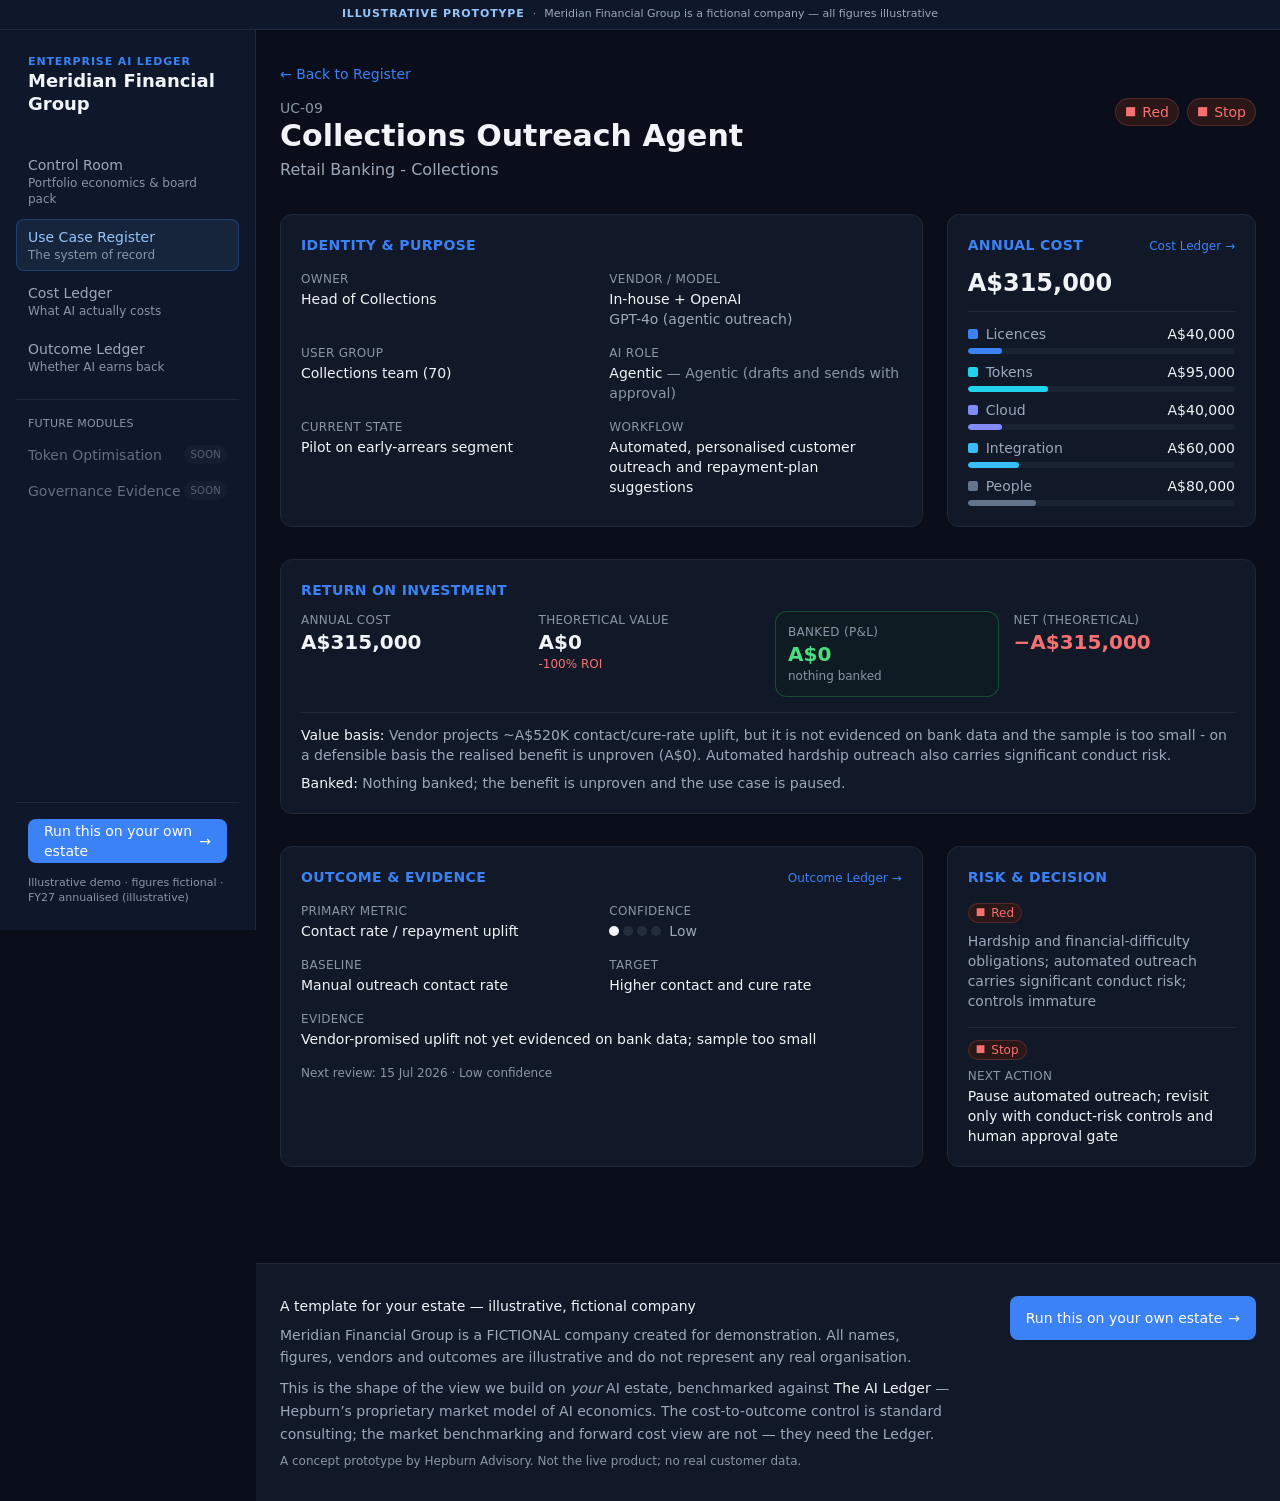
<file: register/UC-09/index.html>
<!DOCTYPE html><html lang="en-AU" class="__variable_f367f3"><head><meta charSet="utf-8"/><meta name="viewport" content="width=device-width, initial-scale=1"/><link rel="preload" href="/_next/static/media/e4af272ccee01ff0-s.p.woff2" as="font" crossorigin="" type="font/woff2"/><link rel="stylesheet" href="/_next/static/css/af6b7292f697ced3.css" data-precedence="next"/><link rel="preload" as="script" fetchPriority="low" href="/_next/static/chunks/webpack-c21a482aad66ec4e.js"/><script src="/_next/static/chunks/fd9d1056-d365d4919d5d6712.js" async=""></script><script src="/_next/static/chunks/117-23e4eb5be2542c7d.js" async=""></script><script src="/_next/static/chunks/main-app-dd6440d88523975c.js" async=""></script><script src="/_next/static/chunks/972-4966492bc3ce2423.js" async=""></script><script src="/_next/static/chunks/app/register/%5Bid%5D/page-882bd111ed1e7f88.js" async=""></script><script src="/_next/static/chunks/app/layout-6d34e2d3f3e8c4b6.js" async=""></script><title>Collections Outreach Agent (UC-09) — Enterprise AI Ledger</title><meta name="description" content="Retail Banking - Collections · Automated, personalised customer outreach and repayment-plan suggestions. Illustrative demo."/><meta name="next-size-adjust"/><script src="/_next/static/chunks/polyfills-42372ed130431b0a.js" noModule=""></script></head><body class="min-h-screen antialiased"><div class="flex flex-wrap items-center justify-center gap-x-2 gap-y-0.5 border-b border-border bg-nav-bg px-4 py-1.5 text-center text-[11px] text-ink-muted print:hidden"><span class="eyebrow font-semibold text-accent-text">Illustrative prototype</span><span class="text-ink-faint">·</span><span>Meridian Financial Group<!-- --> is a fictional company — all figures illustrative</span></div><div class="min-h-screen lg:grid lg:grid-cols-[16rem_1fr]"><aside class="sticky top-0 hidden h-screen flex-col border-r border-border bg-nav-bg px-4 py-6 lg:flex"><div class="px-3"><a class="block" href="/"><span class="block text-[11px] font-semibold uppercase tracking-[0.08em] text-accent">Enterprise AI Ledger</span><span class="block text-lg font-semibold leading-tight text-ink">Meridian Financial Group</span></a></div><div class="mt-8 flex-1 overflow-y-auto"><nav class="space-y-1" aria-label="Primary"><a class="block rounded-control px-3 py-2 text-ink-muted hover:bg-surface-muted hover:text-ink" href="/"><span class="block text-sm font-medium">Control Room</span><span class="block text-xs text-ink-faint">Portfolio economics &amp; board pack</span></a><a aria-current="page" class="block rounded-control px-3 py-2 bg-accent-soft text-accent-text ring-1 ring-inset ring-accent/30" href="/register/"><span class="block text-sm font-medium">Use Case Register</span><span class="block text-xs text-ink-faint">The system of record</span></a><a class="block rounded-control px-3 py-2 text-ink-muted hover:bg-surface-muted hover:text-ink" href="/cost/"><span class="block text-sm font-medium">Cost Ledger</span><span class="block text-xs text-ink-faint">What AI actually costs</span></a><a class="block rounded-control px-3 py-2 text-ink-muted hover:bg-surface-muted hover:text-ink" href="/outcome/"><span class="block text-sm font-medium">Outcome Ledger</span><span class="block text-xs text-ink-faint">Whether AI earns back</span></a><div class="!mt-4 border-t border-border pt-4"><p class="px-3 pb-1 text-[11px] font-medium uppercase tracking-wide text-ink-faint">Future modules</p><div class="flex cursor-not-allowed items-center justify-between rounded-control px-3 py-2 opacity-60" title="Coming in platform — not part of this prototype" aria-disabled="true"><span class="text-sm text-ink-muted">Token Optimisation</span><span class="rounded-chip bg-surface-muted px-1.5 py-0.5 text-[10px] uppercase tracking-wide text-ink-faint">Soon</span></div><div class="flex cursor-not-allowed items-center justify-between rounded-control px-3 py-2 opacity-60" title="Coming in platform — not part of this prototype" aria-disabled="true"><span class="text-sm text-ink-muted">Governance Evidence</span><span class="rounded-chip bg-surface-muted px-1.5 py-0.5 text-[10px] uppercase tracking-wide text-ink-faint">Soon</span></div></div></nav></div><div class="mt-6 space-y-3 border-t border-border px-3 pt-4"><a href="https://hepburnadvisory.com.au" target="_blank" rel="noopener noreferrer" class="inline-flex min-h-[44px] items-center gap-1.5 rounded-control px-4 text-sm font-medium transition-colors bg-accent text-white hover:bg-accent-hover w-full justify-center">Run this on your own estate<span aria-hidden="true">→</span></a><p class="text-[11px] leading-snug text-ink-faint">Illustrative demo · figures fictional · <!-- -->FY27 annualised (illustrative)</p></div></aside><div class="flex min-h-screen flex-col"><header class="sticky top-0 z-20 flex items-center justify-between gap-3 border-b border-border bg-nav-bg/95 px-4 py-3 backdrop-blur lg:hidden"><div class="min-w-0"><a class="block" href="/"><span class="block text-[11px] font-semibold uppercase tracking-[0.08em] text-accent">Enterprise AI Ledger</span><span class="block text-lg font-semibold leading-tight text-ink">Meridian Financial Group</span></a></div><button type="button" aria-expanded="false" aria-controls="mobile-nav" class="inline-flex min-h-[44px] items-center rounded-control border border-border px-4 text-sm font-medium text-ink active:bg-surface-muted">Menu</button></header><main class="flex-1"><div class="mx-auto max-w-6xl px-4 py-8 sm:px-6"><article class="space-y-8"><div><a class="text-sm text-accent hover:underline print:hidden" href="/register/">← Back to Register</a><div class="mt-3 flex flex-col gap-4 sm:flex-row sm:items-start sm:justify-between"><div><p class="tabular text-sm text-ink-faint">UC-09</p><h1 class="text-2xl font-semibold text-ink sm:text-3xl">Collections Outreach Agent</h1><p class="mt-1 text-ink-muted">Retail Banking - Collections</p></div><div class="flex flex-wrap items-center gap-2"><span class="inline-flex items-center gap-1.5 whitespace-nowrap rounded-chip font-medium ring-1 ring-inset bg-status-red-soft text-status-red-fg ring-status-red-fg/20 px-2.5 py-1 text-sm" title="Risk: Red" aria-label="Risk: Red"><span aria-hidden="true" class="text-[0.85em] leading-none">■</span>Red</span><span class="inline-flex items-center gap-1.5 whitespace-nowrap rounded-chip font-medium ring-1 ring-inset bg-status-red-soft text-status-red-fg ring-status-red-fg/20 px-2.5 py-1 text-sm" title="Decision: Stop" aria-label="Decision: Stop"><span aria-hidden="true" class="text-[0.85em] leading-none">■</span>Stop</span></div></div></div><div class="grid gap-6 lg:grid-cols-3"><section class="space-y-4 rounded-card border border-border bg-surface p-5 lg:col-span-2"><h2 class="text-sm font-semibold uppercase tracking-wide text-accent">Identity &amp; purpose</h2><dl class="grid grid-cols-1 gap-4 sm:grid-cols-2"><div><dt class="text-xs font-medium uppercase tracking-wide text-ink-faint">Owner</dt><dd class="mt-0.5 text-sm text-ink">Head of Collections</dd></div><div><dt class="text-xs font-medium uppercase tracking-wide text-ink-faint">Vendor / model</dt><dd class="mt-0.5 text-sm text-ink">In-house + OpenAI<span class="block text-ink-muted">GPT-4o (agentic outreach)</span></dd></div><div><dt class="text-xs font-medium uppercase tracking-wide text-ink-faint">User group</dt><dd class="mt-0.5 text-sm text-ink">Collections team (70)</dd></div><div><dt class="text-xs font-medium uppercase tracking-wide text-ink-faint">AI role</dt><dd class="mt-0.5 text-sm text-ink">Agentic<!-- --> <span class="text-ink-faint">— <!-- -->Agentic (drafts and sends with approval)</span></dd></div><div><dt class="text-xs font-medium uppercase tracking-wide text-ink-faint">Current state</dt><dd class="mt-0.5 text-sm text-ink">Pilot on early-arrears segment</dd></div><div><dt class="text-xs font-medium uppercase tracking-wide text-ink-faint">Workflow</dt><dd class="mt-0.5 text-sm text-ink">Automated, personalised customer outreach and repayment-plan suggestions</dd></div></dl></section><section class="space-y-3 rounded-card border border-border bg-surface p-5"><div class="flex items-baseline justify-between"><h2 class="text-sm font-semibold uppercase tracking-wide text-accent">Annual cost</h2><a class="text-xs text-accent hover:underline print:hidden" href="/cost/">Cost Ledger →</a></div><p class="tabular text-2xl font-semibold text-ink">A$315,000</p><ul class="space-y-2 border-t border-border pt-3"><li><div class="flex items-center justify-between text-sm"><span class="flex items-center gap-2 text-ink-muted"><span aria-hidden="true" class="h-2.5 w-2.5 rounded-sm" style="background-color:#3B82F6"></span>Licences</span><span class="tabular font-medium text-ink">A$40,000</span></div><div class="mt-1 h-1.5 overflow-hidden rounded-full bg-surface-muted"><div class="h-full rounded-full" style="width:12.698412698412698%;background-color:#3B82F6"></div></div></li><li><div class="flex items-center justify-between text-sm"><span class="flex items-center gap-2 text-ink-muted"><span aria-hidden="true" class="h-2.5 w-2.5 rounded-sm" style="background-color:#22D3EE"></span>Tokens</span><span class="tabular font-medium text-ink">A$95,000</span></div><div class="mt-1 h-1.5 overflow-hidden rounded-full bg-surface-muted"><div class="h-full rounded-full" style="width:30.158730158730158%;background-color:#22D3EE"></div></div></li><li><div class="flex items-center justify-between text-sm"><span class="flex items-center gap-2 text-ink-muted"><span aria-hidden="true" class="h-2.5 w-2.5 rounded-sm" style="background-color:#818CF8"></span>Cloud</span><span class="tabular font-medium text-ink">A$40,000</span></div><div class="mt-1 h-1.5 overflow-hidden rounded-full bg-surface-muted"><div class="h-full rounded-full" style="width:12.698412698412698%;background-color:#818CF8"></div></div></li><li><div class="flex items-center justify-between text-sm"><span class="flex items-center gap-2 text-ink-muted"><span aria-hidden="true" class="h-2.5 w-2.5 rounded-sm" style="background-color:#38BDF8"></span>Integration</span><span class="tabular font-medium text-ink">A$60,000</span></div><div class="mt-1 h-1.5 overflow-hidden rounded-full bg-surface-muted"><div class="h-full rounded-full" style="width:19.047619047619047%;background-color:#38BDF8"></div></div></li><li><div class="flex items-center justify-between text-sm"><span class="flex items-center gap-2 text-ink-muted"><span aria-hidden="true" class="h-2.5 w-2.5 rounded-sm" style="background-color:#64748B"></span>People</span><span class="tabular font-medium text-ink">A$80,000</span></div><div class="mt-1 h-1.5 overflow-hidden rounded-full bg-surface-muted"><div class="h-full rounded-full" style="width:25.396825396825395%;background-color:#64748B"></div></div></li></ul></section></div><section class="rounded-card border border-border bg-surface p-5"><h2 class="text-sm font-semibold uppercase tracking-wide text-accent">Return on investment</h2><div class="mt-3 grid grid-cols-2 gap-4 sm:grid-cols-4"><div><p class="text-xs uppercase tracking-wide text-ink-faint">Annual cost</p><p class="tabular text-xl font-semibold text-ink">A$315,000</p></div><div><p class="text-xs uppercase tracking-wide text-ink-faint">Theoretical value</p><p class="tabular text-xl font-semibold text-ink">A$0</p><p class="tabular text-xs text-status-red-fg">-100<!-- -->% ROI</p></div><div class="rounded-card border border-status-green-solid/30 bg-status-green-soft/30 p-3 -m-px"><p class="text-xs uppercase tracking-wide text-ink-faint">Banked (P&amp;L)</p><p class="tabular text-xl font-semibold text-status-green-fg">A$0</p><p class="text-xs text-ink-faint">nothing banked</p></div><div><p class="text-xs uppercase tracking-wide text-ink-faint">Net (theoretical)</p><p class="tabular text-xl font-semibold text-status-red-fg">−<!-- -->A$315,000</p></div></div><div class="mt-4 space-y-2 border-t border-border pt-3 text-sm text-ink-muted"><p><span class="font-medium text-ink">Value basis: </span>Vendor projects ~A$520K contact/cure-rate uplift, but it is not evidenced on bank data and the sample is too small - on a defensible basis the realised benefit is unproven (A$0). Automated hardship outreach also carries significant conduct risk.</p><p><span class="font-medium text-ink">Banked: </span>Nothing banked; the benefit is unproven and the use case is paused.</p></div></section><div class="grid gap-6 lg:grid-cols-3"><section class="space-y-4 rounded-card border border-border bg-surface p-5 lg:col-span-2"><div class="flex items-baseline justify-between"><h2 class="text-sm font-semibold uppercase tracking-wide text-accent">Outcome &amp; evidence</h2><a class="text-xs text-accent hover:underline print:hidden" href="/outcome/">Outcome Ledger →</a></div><dl class="grid grid-cols-1 gap-4 sm:grid-cols-2"><div><dt class="text-xs font-medium uppercase tracking-wide text-ink-faint">Primary metric</dt><dd class="mt-0.5 text-sm text-ink">Contact rate / repayment uplift</dd></div><div><dt class="text-xs font-medium uppercase tracking-wide text-ink-faint">Confidence</dt><dd class="mt-0.5 text-sm text-ink"><span class="inline-flex items-center gap-2" title="Outcome confidence: Low" aria-label="Outcome confidence: Low"><span aria-hidden="true" class="inline-flex items-center gap-1"><span class="h-2.5 w-2.5 rounded-full bg-ink"></span><span class="h-2.5 w-2.5 rounded-full bg-border-strong/50"></span><span class="h-2.5 w-2.5 rounded-full bg-border-strong/50"></span><span class="h-2.5 w-2.5 rounded-full bg-border-strong/50"></span></span><span class="text-sm text-ink-muted">Low</span></span></dd></div><div><dt class="text-xs font-medium uppercase tracking-wide text-ink-faint">Baseline</dt><dd class="mt-0.5 text-sm text-ink">Manual outreach contact rate</dd></div><div><dt class="text-xs font-medium uppercase tracking-wide text-ink-faint">Target</dt><dd class="mt-0.5 text-sm text-ink">Higher contact and cure rate</dd></div></dl><div><dt class="text-xs font-medium uppercase tracking-wide text-ink-faint">Evidence</dt><dd class="mt-0.5 text-sm text-ink">Vendor-promised uplift not yet evidenced on bank data; sample too small</dd></div><p class="text-xs text-ink-faint">Next review: <!-- -->15 Jul 2026<!-- --> ·<!-- --> <!-- -->Low<!-- --> confidence</p></section><section class="space-y-4 rounded-card border border-border bg-surface p-5"><h2 class="text-sm font-semibold uppercase tracking-wide text-accent">Risk &amp; decision</h2><div class="space-y-2"><div class="flex items-center gap-2"><span class="inline-flex items-center gap-1.5 whitespace-nowrap rounded-chip font-medium ring-1 ring-inset bg-status-red-soft text-status-red-fg ring-status-red-fg/20 px-2 py-0.5 text-xs" title="Risk: Red" aria-label="Risk: Red"><span aria-hidden="true" class="text-[0.85em] leading-none">■</span>Red</span></div><p class="text-sm text-ink-muted">Hardship and financial-difficulty obligations; automated outreach carries significant conduct risk; controls immature</p></div><div class="space-y-2 border-t border-border pt-3"><div class="flex items-center gap-2"><span class="inline-flex items-center gap-1.5 whitespace-nowrap rounded-chip font-medium ring-1 ring-inset bg-status-red-soft text-status-red-fg ring-status-red-fg/20 px-2 py-0.5 text-xs" title="Decision: Stop" aria-label="Decision: Stop"><span aria-hidden="true" class="text-[0.85em] leading-none">■</span>Stop</span></div><div><dt class="text-xs font-medium uppercase tracking-wide text-ink-faint">Next action</dt><dd class="mt-0.5 text-sm text-ink">Pause automated outreach; revisit only with conduct-risk controls and human approval gate</dd></div></div></section></div></article></div><footer class="mt-16 border-t border-border bg-surface px-4 py-8 sm:px-6 print:mt-8"><div class="mx-auto flex max-w-6xl flex-col gap-6 sm:flex-row sm:items-start sm:justify-between"><div class="max-w-2xl space-y-2"><p class="text-sm font-medium text-ink">A template for your estate — illustrative, fictional company</p><p class="text-sm leading-relaxed text-ink-muted">Meridian Financial Group is a FICTIONAL company created for demonstration. All names, figures, vendors and outcomes are illustrative and do not represent any real organisation.</p><p class="text-sm leading-relaxed text-ink-muted">This is the shape of the view we build on <em>your</em> AI estate, benchmarked against <strong class="font-medium text-ink">The AI Ledger</strong> — Hepburn’s proprietary market model of AI economics. The cost-to-outcome control is standard consulting; the market benchmarking and forward cost view are not — they need the Ledger.</p><p class="text-xs text-ink-faint">A concept prototype by Hepburn Advisory. Not the live product; no real customer data.</p></div><div class="shrink-0 print:hidden"><a href="https://hepburnadvisory.com.au" target="_blank" rel="noopener noreferrer" class="inline-flex min-h-[44px] items-center gap-1.5 rounded-control px-4 text-sm font-medium transition-colors bg-accent text-white hover:bg-accent-hover ">Run this on your own estate<span aria-hidden="true">→</span></a></div></div></footer></main></div></div><script src="/_next/static/chunks/webpack-c21a482aad66ec4e.js" async=""></script><script>(self.__next_f=self.__next_f||[]).push([0]);self.__next_f.push([2,null])</script><script>self.__next_f.push([1,"1:HL[\"/_next/static/media/e4af272ccee01ff0-s.p.woff2\",\"font\",{\"crossOrigin\":\"\",\"type\":\"font/woff2\"}]\n2:HL[\"/_next/static/css/af6b7292f697ced3.css\",\"style\"]\n"])</script><script>self.__next_f.push([1,"3:I[2846,[],\"\"]\n5:I[2972,[\"972\",\"static/chunks/972-4966492bc3ce2423.js\",\"243\",\"static/chunks/app/register/%5Bid%5D/page-882bd111ed1e7f88.js\"],\"\"]\n6:I[4707,[],\"\"]\n8:I[6423,[],\"\"]\n9:I[2782,[\"972\",\"static/chunks/972-4966492bc3ce2423.js\",\"185\",\"static/chunks/app/layout-6d34e2d3f3e8c4b6.js\"],\"AppShell\"]\nb:I[1060,[],\"\"]\n7:[\"id\",\"UC-09\",\"d\"]\nc:[]\n"])</script><script>self.__next_f.push([1,"0:[\"$\",\"$L3\",null,{\"buildId\":\"36_RPcGyqPi8aSyQdGFsS\",\"assetPrefix\":\"\",\"urlParts\":[\"\",\"register\",\"UC-09\",\"\"],\"initialTree\":[\"\",{\"children\":[\"register\",{\"children\":[[\"id\",\"UC-09\",\"d\"],{\"children\":[\"__PAGE__?{\\\"id\\\":\\\"UC-09\\\"}\",{}]}]}]},\"$undefined\",\"$undefined\",true],\"initialSeedData\":[\"\",{\"children\":[\"register\",{\"children\":[[\"id\",\"UC-09\",\"d\"],{\"children\":[\"__PAGE__\",{},[[\"$L4\",[\"$\",\"div\",null,{\"className\":\"mx-auto max-w-6xl px-4 py-8 sm:px-6\",\"children\":[\"$\",\"article\",null,{\"className\":\"space-y-8\",\"children\":[[\"$\",\"div\",null,{\"children\":[[\"$\",\"$L5\",null,{\"href\":\"/register\",\"className\":\"text-sm text-accent hover:underline print:hidden\",\"children\":\"← Back to Register\"}],[\"$\",\"div\",null,{\"className\":\"mt-3 flex flex-col gap-4 sm:flex-row sm:items-start sm:justify-between\",\"children\":[[\"$\",\"div\",null,{\"children\":[[\"$\",\"p\",null,{\"className\":\"tabular text-sm text-ink-faint\",\"children\":\"UC-09\"}],[\"$\",\"h1\",null,{\"className\":\"text-2xl font-semibold text-ink sm:text-3xl\",\"children\":\"Collections Outreach Agent\"}],[\"$\",\"p\",null,{\"className\":\"mt-1 text-ink-muted\",\"children\":\"Retail Banking - Collections\"}]]}],[\"$\",\"div\",null,{\"className\":\"flex flex-wrap items-center gap-2\",\"children\":[[\"$\",\"span\",null,{\"className\":\"inline-flex items-center gap-1.5 whitespace-nowrap rounded-chip font-medium ring-1 ring-inset bg-status-red-soft text-status-red-fg ring-status-red-fg/20 px-2.5 py-1 text-sm\",\"title\":\"Risk: Red\",\"aria-label\":\"Risk: Red\",\"children\":[[\"$\",\"span\",null,{\"aria-hidden\":\"true\",\"className\":\"text-[0.85em] leading-none\",\"children\":\"■\"}],\"Red\"]}],[\"$\",\"span\",null,{\"className\":\"inline-flex items-center gap-1.5 whitespace-nowrap rounded-chip font-medium ring-1 ring-inset bg-status-red-soft text-status-red-fg ring-status-red-fg/20 px-2.5 py-1 text-sm\",\"title\":\"Decision: Stop\",\"aria-label\":\"Decision: Stop\",\"children\":[[\"$\",\"span\",null,{\"aria-hidden\":\"true\",\"className\":\"text-[0.85em] leading-none\",\"children\":\"■\"}],\"Stop\"]}]]}]]}]]}],[\"$\",\"div\",null,{\"className\":\"grid gap-6 lg:grid-cols-3\",\"children\":[[\"$\",\"section\",null,{\"className\":\"space-y-4 rounded-card border border-border bg-surface p-5 lg:col-span-2\",\"children\":[[\"$\",\"h2\",null,{\"className\":\"text-sm font-semibold uppercase tracking-wide text-accent\",\"children\":\"Identity \u0026 purpose\"}],[\"$\",\"dl\",null,{\"className\":\"grid grid-cols-1 gap-4 sm:grid-cols-2\",\"children\":[[\"$\",\"div\",null,{\"children\":[[\"$\",\"dt\",null,{\"className\":\"text-xs font-medium uppercase tracking-wide text-ink-faint\",\"children\":\"Owner\"}],[\"$\",\"dd\",null,{\"className\":\"mt-0.5 text-sm text-ink\",\"children\":\"Head of Collections\"}]]}],[\"$\",\"div\",null,{\"children\":[[\"$\",\"dt\",null,{\"className\":\"text-xs font-medium uppercase tracking-wide text-ink-faint\",\"children\":\"Vendor / model\"}],[\"$\",\"dd\",null,{\"className\":\"mt-0.5 text-sm text-ink\",\"children\":[\"In-house + OpenAI\",[\"$\",\"span\",null,{\"className\":\"block text-ink-muted\",\"children\":\"GPT-4o (agentic outreach)\"}]]}]]}],[\"$\",\"div\",null,{\"children\":[[\"$\",\"dt\",null,{\"className\":\"text-xs font-medium uppercase tracking-wide text-ink-faint\",\"children\":\"User group\"}],[\"$\",\"dd\",null,{\"className\":\"mt-0.5 text-sm text-ink\",\"children\":\"Collections team (70)\"}]]}],[\"$\",\"div\",null,{\"children\":[[\"$\",\"dt\",null,{\"className\":\"text-xs font-medium uppercase tracking-wide text-ink-faint\",\"children\":\"AI role\"}],[\"$\",\"dd\",null,{\"className\":\"mt-0.5 text-sm text-ink\",\"children\":[\"Agentic\",\" \",[\"$\",\"span\",null,{\"className\":\"text-ink-faint\",\"children\":[\"— \",\"Agentic (drafts and sends with approval)\"]}]]}]]}],[\"$\",\"div\",null,{\"children\":[[\"$\",\"dt\",null,{\"className\":\"text-xs font-medium uppercase tracking-wide text-ink-faint\",\"children\":\"Current state\"}],[\"$\",\"dd\",null,{\"className\":\"mt-0.5 text-sm text-ink\",\"children\":\"Pilot on early-arrears segment\"}]]}],[\"$\",\"div\",null,{\"children\":[[\"$\",\"dt\",null,{\"className\":\"text-xs font-medium uppercase tracking-wide text-ink-faint\",\"children\":\"Workflow\"}],[\"$\",\"dd\",null,{\"className\":\"mt-0.5 text-sm text-ink\",\"children\":\"Automated, personalised customer outreach and repayment-plan suggestions\"}]]}]]}]]}],[\"$\",\"section\",null,{\"className\":\"space-y-3 rounded-card border border-border bg-surface p-5\",\"children\":[[\"$\",\"div\",null,{\"className\":\"flex items-baseline justify-between\",\"children\":[[\"$\",\"h2\",null,{\"className\":\"text-sm font-semibold uppercase tracking-wide text-accent\",\"children\":\"Annual cost\"}],[\"$\",\"$L5\",null,{\"href\":\"/cost\",\"className\":\"text-xs text-accent hover:underline print:hidden\",\"children\":\"Cost Ledger →\"}]]}],[\"$\",\"p\",null,{\"className\":\"tabular text-2xl font-semibold text-ink\",\"children\":\"A$315,000\"}],[\"$\",\"ul\",null,{\"className\":\"space-y-2 border-t border-border pt-3\",\"children\":[[\"$\",\"li\",\"licences\",{\"children\":[[\"$\",\"div\",null,{\"className\":\"flex items-center justify-between text-sm\",\"children\":[[\"$\",\"span\",null,{\"className\":\"flex items-center gap-2 text-ink-muted\",\"children\":[[\"$\",\"span\",null,{\"aria-hidden\":\"true\",\"className\":\"h-2.5 w-2.5 rounded-sm\",\"style\":{\"backgroundColor\":\"#3B82F6\"}}],\"Licences\"]}],[\"$\",\"span\",null,{\"className\":\"tabular font-medium text-ink\",\"children\":\"A$40,000\"}]]}],[\"$\",\"div\",null,{\"className\":\"mt-1 h-1.5 overflow-hidden rounded-full bg-surface-muted\",\"children\":[\"$\",\"div\",null,{\"className\":\"h-full rounded-full\",\"style\":{\"width\":\"12.698412698412698%\",\"backgroundColor\":\"#3B82F6\"}}]}]]}],[\"$\",\"li\",\"tokens\",{\"children\":[[\"$\",\"div\",null,{\"className\":\"flex items-center justify-between text-sm\",\"children\":[[\"$\",\"span\",null,{\"className\":\"flex items-center gap-2 text-ink-muted\",\"children\":[[\"$\",\"span\",null,{\"aria-hidden\":\"true\",\"className\":\"h-2.5 w-2.5 rounded-sm\",\"style\":{\"backgroundColor\":\"#22D3EE\"}}],\"Tokens\"]}],[\"$\",\"span\",null,{\"className\":\"tabular font-medium text-ink\",\"children\":\"A$95,000\"}]]}],[\"$\",\"div\",null,{\"className\":\"mt-1 h-1.5 overflow-hidden rounded-full bg-surface-muted\",\"children\":[\"$\",\"div\",null,{\"className\":\"h-full rounded-full\",\"style\":{\"width\":\"30.158730158730158%\",\"backgroundColor\":\"#22D3EE\"}}]}]]}],[\"$\",\"li\",\"cloud\",{\"children\":[[\"$\",\"div\",null,{\"className\":\"flex items-center justify-between text-sm\",\"children\":[[\"$\",\"span\",null,{\"className\":\"flex items-center gap-2 text-ink-muted\",\"children\":[[\"$\",\"span\",null,{\"aria-hidden\":\"true\",\"className\":\"h-2.5 w-2.5 rounded-sm\",\"style\":{\"backgroundColor\":\"#818CF8\"}}],\"Cloud\"]}],[\"$\",\"span\",null,{\"className\":\"tabular font-medium text-ink\",\"children\":\"A$40,000\"}]]}],[\"$\",\"div\",null,{\"className\":\"mt-1 h-1.5 overflow-hidden rounded-full bg-surface-muted\",\"children\":[\"$\",\"div\",null,{\"className\":\"h-full rounded-full\",\"style\":{\"width\":\"12.698412698412698%\",\"backgroundColor\":\"#818CF8\"}}]}]]}],[\"$\",\"li\",\"integration\",{\"children\":[[\"$\",\"div\",null,{\"className\":\"flex items-center justify-between text-sm\",\"children\":[[\"$\",\"span\",null,{\"className\":\"flex items-center gap-2 text-ink-muted\",\"children\":[[\"$\",\"span\",null,{\"aria-hidden\":\"true\",\"className\":\"h-2.5 w-2.5 rounded-sm\",\"style\":{\"backgroundColor\":\"#38BDF8\"}}],\"Integration\"]}],[\"$\",\"span\",null,{\"className\":\"tabular font-medium text-ink\",\"children\":\"A$60,000\"}]]}],[\"$\",\"div\",null,{\"className\":\"mt-1 h-1.5 overflow-hidden rounded-full bg-surface-muted\",\"children\":[\"$\",\"div\",null,{\"className\":\"h-full rounded-full\",\"style\":{\"width\":\"19.047619047619047%\",\"backgroundColor\":\"#38BDF8\"}}]}]]}],[\"$\",\"li\",\"people\",{\"children\":[[\"$\",\"div\",null,{\"className\":\"flex items-center justify-between text-sm\",\"children\":[[\"$\",\"span\",null,{\"className\":\"flex items-center gap-2 text-ink-muted\",\"children\":[[\"$\",\"span\",null,{\"aria-hidden\":\"true\",\"className\":\"h-2.5 w-2.5 rounded-sm\",\"style\":{\"backgroundColor\":\"#64748B\"}}],\"People\"]}],[\"$\",\"span\",null,{\"className\":\"tabular font-medium text-ink\",\"children\":\"A$80,000\"}]]}],[\"$\",\"div\",null,{\"className\":\"mt-1 h-1.5 overflow-hidden rounded-full bg-surface-muted\",\"children\":[\"$\",\"div\",null,{\"className\":\"h-full rounded-full\",\"style\":{\"width\":\"25.396825396825395%\",\"backgroundColor\":\"#64748B\"}}]}]]}]]}]]}]]}],[\"$\",\"section\",null,{\"className\":\"rounded-card border border-border bg-surface p-5\",\"children\":[[\"$\",\"h2\",null,{\"className\":\"text-sm font-semibold uppercase tracking-wide text-accent\",\"children\":\"Return on investment\"}],[\"$\",\"div\",null,{\"className\":\"mt-3 grid grid-cols-2 gap-4 sm:grid-cols-4\",\"children\":[[\"$\",\"div\",null,{\"children\":[[\"$\",\"p\",null,{\"className\":\"text-xs uppercase tracking-wide text-ink-faint\",\"children\":\"Annual cost\"}],[\"$\",\"p\",null,{\"className\":\"tabular text-xl font-semibold text-ink\",\"children\":\"A$315,000\"}]]}],[\"$\",\"div\",null,{\"children\":[[\"$\",\"p\",null,{\"className\":\"text-xs uppercase tracking-wide text-ink-faint\",\"children\":\"Theoretical value\"}],[\"$\",\"p\",null,{\"className\":\"tabular text-xl font-semibold text-ink\",\"children\":\"A$0\"}],[\"$\",\"p\",null,{\"className\":\"tabular text-xs text-status-red-fg\",\"children\":[\"\",-100,\"% ROI\",\"\"]}]]}],[\"$\",\"div\",null,{\"className\":\"rounded-card border border-status-green-solid/30 bg-status-green-soft/30 p-3 -m-px\",\"children\":[[\"$\",\"p\",null,{\"className\":\"text-xs uppercase tracking-wide text-ink-faint\",\"children\":\"Banked (P\u0026L)\"}],[\"$\",\"p\",null,{\"className\":\"tabular text-xl font-semibold text-status-green-fg\",\"children\":\"A$0\"}],[\"$\",\"p\",null,{\"className\":\"text-xs text-ink-faint\",\"children\":\"nothing banked\"}]]}],[\"$\",\"div\",null,{\"children\":[[\"$\",\"p\",null,{\"className\":\"text-xs uppercase tracking-wide text-ink-faint\",\"children\":\"Net (theoretical)\"}],[\"$\",\"p\",null,{\"className\":\"tabular text-xl font-semibold text-status-red-fg\",\"children\":[\"−\",\"A$315,000\"]}]]}]]}],[\"$\",\"div\",null,{\"className\":\"mt-4 space-y-2 border-t border-border pt-3 text-sm text-ink-muted\",\"children\":[[\"$\",\"p\",null,{\"children\":[[\"$\",\"span\",null,{\"className\":\"font-medium text-ink\",\"children\":\"Value basis: \"}],\"Vendor projects ~A$520K contact/cure-rate uplift, but it is not evidenced on bank data and the sample is too small - on a defensible basis the realised benefit is unproven (A$0). Automated hardship outreach also carries significant conduct risk.\"]}],[\"$\",\"p\",null,{\"children\":[[\"$\",\"span\",null,{\"className\":\"font-medium text-ink\",\"children\":\"Banked: \"}],\"Nothing banked; the benefit is unproven and the use case is paused.\"]}]]}]]}],[\"$\",\"div\",null,{\"className\":\"grid gap-6 lg:grid-cols-3\",\"children\":[[\"$\",\"section\",null,{\"className\":\"space-y-4 rounded-card border border-border bg-surface p-5 lg:col-span-2\",\"children\":[[\"$\",\"div\",null,{\"className\":\"flex items-baseline justify-between\",\"children\":[[\"$\",\"h2\",null,{\"className\":\"text-sm font-semibold uppercase tracking-wide text-accent\",\"children\":\"Outcome \u0026 evidence\"}],[\"$\",\"$L5\",null,{\"href\":\"/outcome\",\"className\":\"text-xs text-accent hover:underline print:hidden\",\"children\":\"Outcome Ledger →\"}]]}],[\"$\",\"dl\",null,{\"className\":\"grid grid-cols-1 gap-4 sm:grid-cols-2\",\"children\":[[\"$\",\"div\",null,{\"children\":[[\"$\",\"dt\",null,{\"className\":\"text-xs font-medium uppercase tracking-wide text-ink-faint\",\"children\":\"Primary metric\"}],[\"$\",\"dd\",null,{\"className\":\"mt-0.5 text-sm text-ink\",\"children\":\"Contact rate / repayment uplift\"}]]}],[\"$\",\"div\",null,{\"children\":[[\"$\",\"dt\",null,{\"className\":\"text-xs font-medium uppercase tracking-wide text-ink-faint\",\"children\":\"Confidence\"}],[\"$\",\"dd\",null,{\"className\":\"mt-0.5 text-sm text-ink\",\"children\":[\"$\",\"span\",null,{\"className\":\"inline-flex items-center gap-2\",\"title\":\"Outcome confidence: Low\",\"aria-label\":\"Outcome confidence: Low\",\"children\":[[\"$\",\"span\",null,{\"aria-hidden\":\"true\",\"className\":\"inline-flex items-center gap-1\",\"children\":[[\"$\",\"span\",\"0\",{\"className\":\"h-2.5 w-2.5 rounded-full bg-ink\"}],[\"$\",\"span\",\"1\",{\"className\":\"h-2.5 w-2.5 rounded-full bg-border-strong/50\"}],[\"$\",\"span\",\"2\",{\"className\":\"h-2.5 w-2.5 rounded-full bg-border-strong/50\"}],[\"$\",\"span\",\"3\",{\"className\":\"h-2.5 w-2.5 rounded-full bg-border-strong/50\"}]]}],[\"$\",\"span\",null,{\"className\":\"text-sm text-ink-muted\",\"children\":\"Low\"}]]}]}]]}],[\"$\",\"div\",null,{\"children\":[[\"$\",\"dt\",null,{\"className\":\"text-xs font-medium uppercase tracking-wide text-ink-faint\",\"children\":\"Baseline\"}],[\"$\",\"dd\",null,{\"className\":\"mt-0.5 text-sm text-ink\",\"children\":\"Manual outreach contact rate\"}]]}],[\"$\",\"div\",null,{\"children\":[[\"$\",\"dt\",null,{\"className\":\"text-xs font-medium uppercase tracking-wide text-ink-faint\",\"children\":\"Target\"}],[\"$\",\"dd\",null,{\"className\":\"mt-0.5 text-sm text-ink\",\"children\":\"Higher contact and cure rate\"}]]}]]}],[\"$\",\"div\",null,{\"children\":[[\"$\",\"dt\",null,{\"className\":\"text-xs font-medium uppercase tracking-wide text-ink-faint\",\"children\":\"Evidence\"}],[\"$\",\"dd\",null,{\"className\":\"mt-0.5 text-sm text-ink\",\"children\":\"Vendor-promised uplift not yet evidenced on bank data; sample too small\"}]]}],[\"$\",\"p\",null,{\"className\":\"text-xs text-ink-faint\",\"children\":[\"Next review: \",\"15 Jul 2026\",\" ·\",\" \",\"Low\",\" confidence\"]}]]}],[\"$\",\"section\",null,{\"className\":\"space-y-4 rounded-card border border-border bg-surface p-5\",\"children\":[[\"$\",\"h2\",null,{\"className\":\"text-sm font-semibold uppercase tracking-wide text-accent\",\"children\":\"Risk \u0026 decision\"}],[\"$\",\"div\",null,{\"className\":\"space-y-2\",\"children\":[[\"$\",\"div\",null,{\"className\":\"flex items-center gap-2\",\"children\":[\"$\",\"span\",null,{\"className\":\"inline-flex items-center gap-1.5 whitespace-nowrap rounded-chip font-medium ring-1 ring-inset bg-status-red-soft text-status-red-fg ring-status-red-fg/20 px-2 py-0.5 text-xs\",\"title\":\"Risk: Red\",\"aria-label\":\"Risk: Red\",\"children\":[[\"$\",\"span\",null,{\"aria-hidden\":\"true\",\"className\":\"text-[0.85em] leading-none\",\"children\":\"■\"}],\"Red\"]}]}],[\"$\",\"p\",null,{\"className\":\"text-sm text-ink-muted\",\"children\":\"Hardship and financial-difficulty obligations; automated outreach carries significant conduct risk; controls immature\"}]]}],[\"$\",\"div\",null,{\"className\":\"space-y-2 border-t border-border pt-3\",\"children\":[[\"$\",\"div\",null,{\"className\":\"flex items-center gap-2\",\"children\":[\"$\",\"span\",null,{\"className\":\"inline-flex items-center gap-1.5 whitespace-nowrap rounded-chip font-medium ring-1 ring-inset bg-status-red-soft text-status-red-fg ring-status-red-fg/20 px-2 py-0.5 text-xs\",\"title\":\"Decision: Stop\",\"aria-label\":\"Decision: Stop\",\"children\":[[\"$\",\"span\",null,{\"aria-hidden\":\"true\",\"className\":\"text-[0.85em] leading-none\",\"children\":\"■\"}],\"Stop\"]}]}],[\"$\",\"div\",null,{\"children\":[[\"$\",\"dt\",null,{\"className\":\"text-xs font-medium uppercase tracking-wide text-ink-faint\",\"children\":\"Next action\"}],[\"$\",\"dd\",null,{\"className\":\"mt-0.5 text-sm text-ink\",\"children\":\"Pause automated outreach; revisit only with conduct-risk controls and human approval gate\"}]]}]]}]]}]]}]]}]}],null],null],null]},[null,[\"$\",\"$L6\",null,{\"parallelRouterKey\":\"children\",\"segmentPath\":[\"children\",\"register\",\"children\",\"$7\",\"children\"],\"error\":\"$undefined\",\"errorStyles\":\"$undefined\",\"errorScripts\":\"$undefined\",\"template\":[\"$\",\"$L8\",null,{}],\"templateStyles\":\"$undefined\",\"templateScripts\":\"$undefined\",\"notFound\":\"$undefined\",\"notFoundStyles\":\"$undefined\"}]],null]},[null,[\"$\",\"$L6\",null,{\"parallelRouterKey\":\"children\",\"segmentPath\":[\"children\",\"register\",\"children\"],\"error\":\"$undefined\",\"errorStyles\":\"$undefined\",\"errorScripts\":\"$undefined\",\"template\":[\"$\",\"$L8\",null,{}],\"templateStyles\":\"$undefined\",\"templateScripts\":\"$undefined\",\"notFound\":\"$undefined\",\"notFoundStyles\":\"$undefined\"}]],null]},[[[[\"$\",\"link\",\"0\",{\"rel\":\"stylesheet\",\"href\":\"/_next/static/css/af6b7292f697ced3.css\",\"precedence\":\"next\",\"crossOrigin\":\"$undefined\"}]],[\"$\",\"html\",null,{\"lang\":\"en-AU\",\"className\":\"__variable_f367f3\",\"children\":[\"$\",\"body\",null,{\"className\":\"min-h-screen antialiased\",\"children\":[\"$\",\"$L9\",null,{\"companyName\":\"Meridian Financial Group\",\"period\":\"FY27 annualised (illustrative)\",\"children\":[[\"$\",\"$L6\",null,{\"parallelRouterKey\":\"children\",\"segmentPath\":[\"children\"],\"error\":\"$undefined\",\"errorStyles\":\"$undefined\",\"errorScripts\":\"$undefined\",\"template\":[\"$\",\"$L8\",null,{}],\"templateStyles\":\"$undefined\",\"templateScripts\":\"$undefined\",\"notFound\":[\"$\",\"div\",null,{\"className\":\"mx-auto max-w-xl px-6 py-24 text-center\",\"children\":[[\"$\",\"p\",null,{\"className\":\"text-sm font-semibold uppercase tracking-wide text-accent\",\"children\":\"Not found\"}],[\"$\",\"h1\",null,{\"className\":\"mt-2 text-2xl font-semibold text-ink\",\"children\":\"That page isn’t part of the demo\"}],[\"$\",\"p\",null,{\"className\":\"mt-3 text-ink-muted\",\"children\":\"This is an illustrative prototype with a fixed set of use cases.\"}],[\"$\",\"$L5\",null,{\"href\":\"/\",\"className\":\"mt-6 inline-block text-accent hover:underline\",\"children\":\"← Back to the Control Room\"}]]}],\"notFoundStyles\":[]}],[\"$\",\"footer\",null,{\"className\":\"mt-16 border-t border-border bg-surface px-4 py-8 sm:px-6 print:mt-8\",\"children\":[\"$\",\"div\",null,{\"className\":\"mx-auto flex max-w-6xl flex-col gap-6 sm:flex-row sm:items-start sm:justify-between\",\"children\":[[\"$\",\"div\",null,{\"className\":\"max-w-2xl space-y-2\",\"children\":[[\"$\",\"p\",null,{\"className\":\"text-sm font-medium text-ink\",\"children\":\"A template for your estate — illustrative, fictional company\"}],[\"$\",\"p\",null,{\"className\":\"text-sm leading-relaxed text-ink-muted\",\"children\":\"Meridian Financial Group is a FICTIONAL company created for demonstration. All names, figures, vendors and outcomes are illustrative and do not represent any real organisation.\"}],[\"$\",\"p\",null,{\"className\":\"text-sm leading-relaxed text-ink-muted\",\"children\":[\"This is the shape of the view we build on \",[\"$\",\"em\",null,{\"children\":\"your\"}],\" AI estate, benchmarked against \",[\"$\",\"strong\",null,{\"className\":\"font-medium text-ink\",\"children\":\"The AI Ledger\"}],\" — Hepburn’s proprietary market model of AI economics. The cost-to-outcome control is standard consulting; the market benchmarking and forward cost view are not — they need the Ledger.\"]}],[\"$\",\"p\",null,{\"className\":\"text-xs text-ink-faint\",\"children\":\"A concept prototype by Hepburn Advisory. Not the live product; no real customer data.\"}]]}],[\"$\",\"div\",null,{\"className\":\"shrink-0 print:hidden\",\"children\":[\"$\",\"a\",null,{\"href\":\"https://hepburnadvisory.com.au\",\"target\":\"_blank\",\"rel\":\"noopener noreferrer\",\"className\":\"inline-flex min-h-[44px] items-center gap-1.5 rounded-control px-4 text-sm font-medium transition-colors bg-accent text-white hover:bg-accent-hover \",\"children\":[\"Run this on your own estate\",[\"$\",\"span\",null,{\"aria-hidden\":\"true\",\"children\":\"→\"}]]}]}]]}]}]]}]}]}]],null],null],\"couldBeIntercepted\":false,\"initialHead\":[null,\"$La\"],\"globalErrorComponent\":\"$b\",\"missingSlots\":\"$Wc\"}]\n"])</script><script>self.__next_f.push([1,"a:[[\"$\",\"meta\",\"0\",{\"name\":\"viewport\",\"content\":\"width=device-width, initial-scale=1\"}],[\"$\",\"meta\",\"1\",{\"charSet\":\"utf-8\"}],[\"$\",\"title\",\"2\",{\"children\":\"Collections Outreach Agent (UC-09) — Enterprise AI Ledger\"}],[\"$\",\"meta\",\"3\",{\"name\":\"description\",\"content\":\"Retail Banking - Collections · Automated, personalised customer outreach and repayment-plan suggestions. Illustrative demo.\"}],[\"$\",\"meta\",\"4\",{\"name\":\"next-size-adjust\"}]]\n4:null\n"])</script></body></html>
</file>
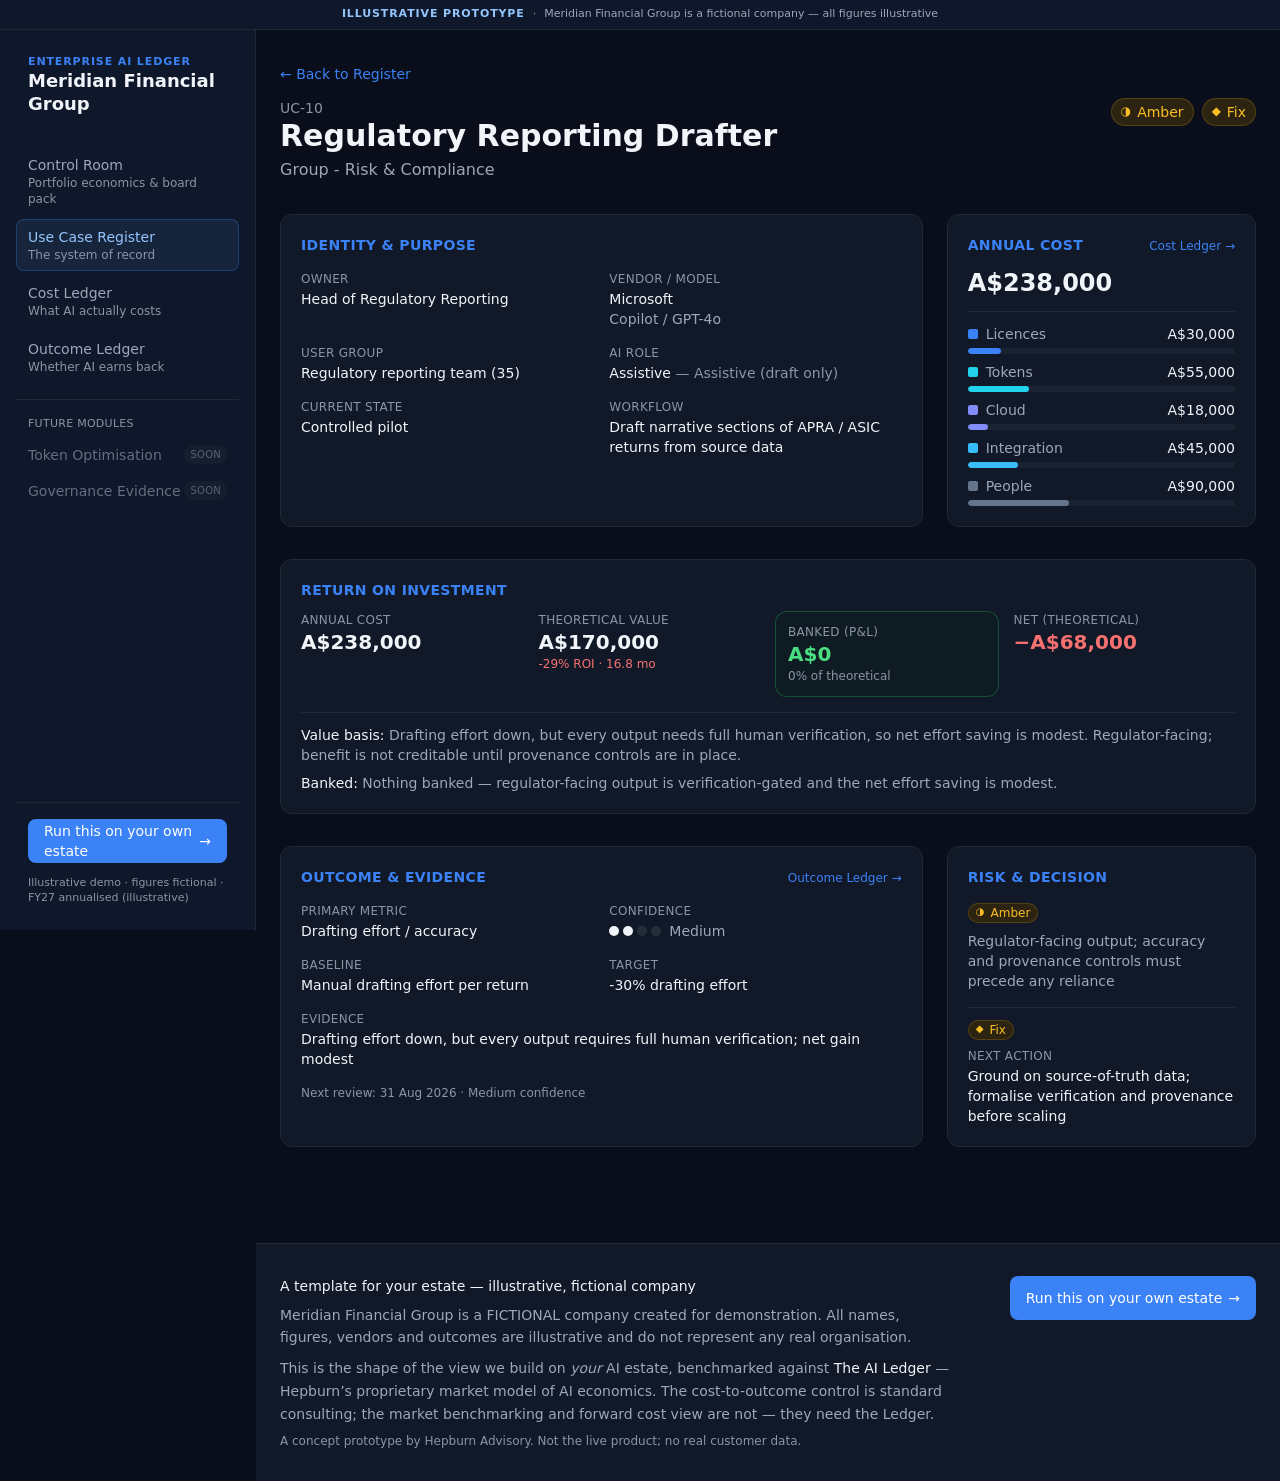
<file: register/UC-10/index.html>
<!DOCTYPE html><html lang="en-AU" class="__variable_f367f3"><head><meta charSet="utf-8"/><meta name="viewport" content="width=device-width, initial-scale=1"/><link rel="preload" href="/_next/static/media/e4af272ccee01ff0-s.p.woff2" as="font" crossorigin="" type="font/woff2"/><link rel="stylesheet" href="/_next/static/css/af6b7292f697ced3.css" data-precedence="next"/><link rel="preload" as="script" fetchPriority="low" href="/_next/static/chunks/webpack-c21a482aad66ec4e.js"/><script src="/_next/static/chunks/fd9d1056-d365d4919d5d6712.js" async=""></script><script src="/_next/static/chunks/117-23e4eb5be2542c7d.js" async=""></script><script src="/_next/static/chunks/main-app-dd6440d88523975c.js" async=""></script><script src="/_next/static/chunks/972-4966492bc3ce2423.js" async=""></script><script src="/_next/static/chunks/app/register/%5Bid%5D/page-882bd111ed1e7f88.js" async=""></script><script src="/_next/static/chunks/app/layout-6d34e2d3f3e8c4b6.js" async=""></script><title>Regulatory Reporting Drafter (UC-10) — Enterprise AI Ledger</title><meta name="description" content="Group - Risk &amp; Compliance · Draft narrative sections of APRA / ASIC returns from source data. Illustrative demo."/><meta name="next-size-adjust"/><script src="/_next/static/chunks/polyfills-42372ed130431b0a.js" noModule=""></script></head><body class="min-h-screen antialiased"><div class="flex flex-wrap items-center justify-center gap-x-2 gap-y-0.5 border-b border-border bg-nav-bg px-4 py-1.5 text-center text-[11px] text-ink-muted print:hidden"><span class="eyebrow font-semibold text-accent-text">Illustrative prototype</span><span class="text-ink-faint">·</span><span>Meridian Financial Group<!-- --> is a fictional company — all figures illustrative</span></div><div class="min-h-screen lg:grid lg:grid-cols-[16rem_1fr]"><aside class="sticky top-0 hidden h-screen flex-col border-r border-border bg-nav-bg px-4 py-6 lg:flex"><div class="px-3"><a class="block" href="/"><span class="block text-[11px] font-semibold uppercase tracking-[0.08em] text-accent">Enterprise AI Ledger</span><span class="block text-lg font-semibold leading-tight text-ink">Meridian Financial Group</span></a></div><div class="mt-8 flex-1 overflow-y-auto"><nav class="space-y-1" aria-label="Primary"><a class="block rounded-control px-3 py-2 text-ink-muted hover:bg-surface-muted hover:text-ink" href="/"><span class="block text-sm font-medium">Control Room</span><span class="block text-xs text-ink-faint">Portfolio economics &amp; board pack</span></a><a aria-current="page" class="block rounded-control px-3 py-2 bg-accent-soft text-accent-text ring-1 ring-inset ring-accent/30" href="/register/"><span class="block text-sm font-medium">Use Case Register</span><span class="block text-xs text-ink-faint">The system of record</span></a><a class="block rounded-control px-3 py-2 text-ink-muted hover:bg-surface-muted hover:text-ink" href="/cost/"><span class="block text-sm font-medium">Cost Ledger</span><span class="block text-xs text-ink-faint">What AI actually costs</span></a><a class="block rounded-control px-3 py-2 text-ink-muted hover:bg-surface-muted hover:text-ink" href="/outcome/"><span class="block text-sm font-medium">Outcome Ledger</span><span class="block text-xs text-ink-faint">Whether AI earns back</span></a><div class="!mt-4 border-t border-border pt-4"><p class="px-3 pb-1 text-[11px] font-medium uppercase tracking-wide text-ink-faint">Future modules</p><div class="flex cursor-not-allowed items-center justify-between rounded-control px-3 py-2 opacity-60" title="Coming in platform — not part of this prototype" aria-disabled="true"><span class="text-sm text-ink-muted">Token Optimisation</span><span class="rounded-chip bg-surface-muted px-1.5 py-0.5 text-[10px] uppercase tracking-wide text-ink-faint">Soon</span></div><div class="flex cursor-not-allowed items-center justify-between rounded-control px-3 py-2 opacity-60" title="Coming in platform — not part of this prototype" aria-disabled="true"><span class="text-sm text-ink-muted">Governance Evidence</span><span class="rounded-chip bg-surface-muted px-1.5 py-0.5 text-[10px] uppercase tracking-wide text-ink-faint">Soon</span></div></div></nav></div><div class="mt-6 space-y-3 border-t border-border px-3 pt-4"><a href="https://hepburnadvisory.com.au" target="_blank" rel="noopener noreferrer" class="inline-flex min-h-[44px] items-center gap-1.5 rounded-control px-4 text-sm font-medium transition-colors bg-accent text-white hover:bg-accent-hover w-full justify-center">Run this on your own estate<span aria-hidden="true">→</span></a><p class="text-[11px] leading-snug text-ink-faint">Illustrative demo · figures fictional · <!-- -->FY27 annualised (illustrative)</p></div></aside><div class="flex min-h-screen flex-col"><header class="sticky top-0 z-20 flex items-center justify-between gap-3 border-b border-border bg-nav-bg/95 px-4 py-3 backdrop-blur lg:hidden"><div class="min-w-0"><a class="block" href="/"><span class="block text-[11px] font-semibold uppercase tracking-[0.08em] text-accent">Enterprise AI Ledger</span><span class="block text-lg font-semibold leading-tight text-ink">Meridian Financial Group</span></a></div><button type="button" aria-expanded="false" aria-controls="mobile-nav" class="inline-flex min-h-[44px] items-center rounded-control border border-border px-4 text-sm font-medium text-ink active:bg-surface-muted">Menu</button></header><main class="flex-1"><div class="mx-auto max-w-6xl px-4 py-8 sm:px-6"><article class="space-y-8"><div><a class="text-sm text-accent hover:underline print:hidden" href="/register/">← Back to Register</a><div class="mt-3 flex flex-col gap-4 sm:flex-row sm:items-start sm:justify-between"><div><p class="tabular text-sm text-ink-faint">UC-10</p><h1 class="text-2xl font-semibold text-ink sm:text-3xl">Regulatory Reporting Drafter</h1><p class="mt-1 text-ink-muted">Group - Risk &amp; Compliance</p></div><div class="flex flex-wrap items-center gap-2"><span class="inline-flex items-center gap-1.5 whitespace-nowrap rounded-chip font-medium ring-1 ring-inset bg-status-amber-soft text-status-amber-fg ring-status-amber-fg/20 px-2.5 py-1 text-sm" title="Risk: Amber" aria-label="Risk: Amber"><span aria-hidden="true" class="text-[0.85em] leading-none">◑</span>Amber</span><span class="inline-flex items-center gap-1.5 whitespace-nowrap rounded-chip font-medium ring-1 ring-inset bg-status-amber-soft text-status-amber-fg ring-status-amber-fg/20 px-2.5 py-1 text-sm" title="Decision: Fix" aria-label="Decision: Fix"><span aria-hidden="true" class="text-[0.85em] leading-none">◆</span>Fix</span></div></div></div><div class="grid gap-6 lg:grid-cols-3"><section class="space-y-4 rounded-card border border-border bg-surface p-5 lg:col-span-2"><h2 class="text-sm font-semibold uppercase tracking-wide text-accent">Identity &amp; purpose</h2><dl class="grid grid-cols-1 gap-4 sm:grid-cols-2"><div><dt class="text-xs font-medium uppercase tracking-wide text-ink-faint">Owner</dt><dd class="mt-0.5 text-sm text-ink">Head of Regulatory Reporting</dd></div><div><dt class="text-xs font-medium uppercase tracking-wide text-ink-faint">Vendor / model</dt><dd class="mt-0.5 text-sm text-ink">Microsoft<span class="block text-ink-muted">Copilot / GPT-4o</span></dd></div><div><dt class="text-xs font-medium uppercase tracking-wide text-ink-faint">User group</dt><dd class="mt-0.5 text-sm text-ink">Regulatory reporting team (35)</dd></div><div><dt class="text-xs font-medium uppercase tracking-wide text-ink-faint">AI role</dt><dd class="mt-0.5 text-sm text-ink">Assistive<!-- --> <span class="text-ink-faint">— <!-- -->Assistive (draft only)</span></dd></div><div><dt class="text-xs font-medium uppercase tracking-wide text-ink-faint">Current state</dt><dd class="mt-0.5 text-sm text-ink">Controlled pilot</dd></div><div><dt class="text-xs font-medium uppercase tracking-wide text-ink-faint">Workflow</dt><dd class="mt-0.5 text-sm text-ink">Draft narrative sections of APRA / ASIC returns from source data</dd></div></dl></section><section class="space-y-3 rounded-card border border-border bg-surface p-5"><div class="flex items-baseline justify-between"><h2 class="text-sm font-semibold uppercase tracking-wide text-accent">Annual cost</h2><a class="text-xs text-accent hover:underline print:hidden" href="/cost/">Cost Ledger →</a></div><p class="tabular text-2xl font-semibold text-ink">A$238,000</p><ul class="space-y-2 border-t border-border pt-3"><li><div class="flex items-center justify-between text-sm"><span class="flex items-center gap-2 text-ink-muted"><span aria-hidden="true" class="h-2.5 w-2.5 rounded-sm" style="background-color:#3B82F6"></span>Licences</span><span class="tabular font-medium text-ink">A$30,000</span></div><div class="mt-1 h-1.5 overflow-hidden rounded-full bg-surface-muted"><div class="h-full rounded-full" style="width:12.605042016806722%;background-color:#3B82F6"></div></div></li><li><div class="flex items-center justify-between text-sm"><span class="flex items-center gap-2 text-ink-muted"><span aria-hidden="true" class="h-2.5 w-2.5 rounded-sm" style="background-color:#22D3EE"></span>Tokens</span><span class="tabular font-medium text-ink">A$55,000</span></div><div class="mt-1 h-1.5 overflow-hidden rounded-full bg-surface-muted"><div class="h-full rounded-full" style="width:23.10924369747899%;background-color:#22D3EE"></div></div></li><li><div class="flex items-center justify-between text-sm"><span class="flex items-center gap-2 text-ink-muted"><span aria-hidden="true" class="h-2.5 w-2.5 rounded-sm" style="background-color:#818CF8"></span>Cloud</span><span class="tabular font-medium text-ink">A$18,000</span></div><div class="mt-1 h-1.5 overflow-hidden rounded-full bg-surface-muted"><div class="h-full rounded-full" style="width:7.563025210084033%;background-color:#818CF8"></div></div></li><li><div class="flex items-center justify-between text-sm"><span class="flex items-center gap-2 text-ink-muted"><span aria-hidden="true" class="h-2.5 w-2.5 rounded-sm" style="background-color:#38BDF8"></span>Integration</span><span class="tabular font-medium text-ink">A$45,000</span></div><div class="mt-1 h-1.5 overflow-hidden rounded-full bg-surface-muted"><div class="h-full rounded-full" style="width:18.907563025210084%;background-color:#38BDF8"></div></div></li><li><div class="flex items-center justify-between text-sm"><span class="flex items-center gap-2 text-ink-muted"><span aria-hidden="true" class="h-2.5 w-2.5 rounded-sm" style="background-color:#64748B"></span>People</span><span class="tabular font-medium text-ink">A$90,000</span></div><div class="mt-1 h-1.5 overflow-hidden rounded-full bg-surface-muted"><div class="h-full rounded-full" style="width:37.81512605042017%;background-color:#64748B"></div></div></li></ul></section></div><section class="rounded-card border border-border bg-surface p-5"><h2 class="text-sm font-semibold uppercase tracking-wide text-accent">Return on investment</h2><div class="mt-3 grid grid-cols-2 gap-4 sm:grid-cols-4"><div><p class="text-xs uppercase tracking-wide text-ink-faint">Annual cost</p><p class="tabular text-xl font-semibold text-ink">A$238,000</p></div><div><p class="text-xs uppercase tracking-wide text-ink-faint">Theoretical value</p><p class="tabular text-xl font-semibold text-ink">A$170,000</p><p class="tabular text-xs text-status-red-fg">-29<!-- -->% ROI<!-- --> · 16.8 mo</p></div><div class="rounded-card border border-status-green-solid/30 bg-status-green-soft/30 p-3 -m-px"><p class="text-xs uppercase tracking-wide text-ink-faint">Banked (P&amp;L)</p><p class="tabular text-xl font-semibold text-status-green-fg">A$0</p><p class="text-xs text-ink-faint">0% of theoretical</p></div><div><p class="text-xs uppercase tracking-wide text-ink-faint">Net (theoretical)</p><p class="tabular text-xl font-semibold text-status-red-fg">−<!-- -->A$68,000</p></div></div><div class="mt-4 space-y-2 border-t border-border pt-3 text-sm text-ink-muted"><p><span class="font-medium text-ink">Value basis: </span>Drafting effort down, but every output needs full human verification, so net effort saving is modest. Regulator-facing; benefit is not creditable until provenance controls are in place.</p><p><span class="font-medium text-ink">Banked: </span>Nothing banked — regulator-facing output is verification-gated and the net effort saving is modest.</p></div></section><div class="grid gap-6 lg:grid-cols-3"><section class="space-y-4 rounded-card border border-border bg-surface p-5 lg:col-span-2"><div class="flex items-baseline justify-between"><h2 class="text-sm font-semibold uppercase tracking-wide text-accent">Outcome &amp; evidence</h2><a class="text-xs text-accent hover:underline print:hidden" href="/outcome/">Outcome Ledger →</a></div><dl class="grid grid-cols-1 gap-4 sm:grid-cols-2"><div><dt class="text-xs font-medium uppercase tracking-wide text-ink-faint">Primary metric</dt><dd class="mt-0.5 text-sm text-ink">Drafting effort / accuracy</dd></div><div><dt class="text-xs font-medium uppercase tracking-wide text-ink-faint">Confidence</dt><dd class="mt-0.5 text-sm text-ink"><span class="inline-flex items-center gap-2" title="Outcome confidence: Medium" aria-label="Outcome confidence: Medium"><span aria-hidden="true" class="inline-flex items-center gap-1"><span class="h-2.5 w-2.5 rounded-full bg-ink"></span><span class="h-2.5 w-2.5 rounded-full bg-ink"></span><span class="h-2.5 w-2.5 rounded-full bg-border-strong/50"></span><span class="h-2.5 w-2.5 rounded-full bg-border-strong/50"></span></span><span class="text-sm text-ink-muted">Medium</span></span></dd></div><div><dt class="text-xs font-medium uppercase tracking-wide text-ink-faint">Baseline</dt><dd class="mt-0.5 text-sm text-ink">Manual drafting effort per return</dd></div><div><dt class="text-xs font-medium uppercase tracking-wide text-ink-faint">Target</dt><dd class="mt-0.5 text-sm text-ink">-30% drafting effort</dd></div></dl><div><dt class="text-xs font-medium uppercase tracking-wide text-ink-faint">Evidence</dt><dd class="mt-0.5 text-sm text-ink">Drafting effort down, but every output requires full human verification; net gain modest</dd></div><p class="text-xs text-ink-faint">Next review: <!-- -->31 Aug 2026<!-- --> ·<!-- --> <!-- -->Medium<!-- --> confidence</p></section><section class="space-y-4 rounded-card border border-border bg-surface p-5"><h2 class="text-sm font-semibold uppercase tracking-wide text-accent">Risk &amp; decision</h2><div class="space-y-2"><div class="flex items-center gap-2"><span class="inline-flex items-center gap-1.5 whitespace-nowrap rounded-chip font-medium ring-1 ring-inset bg-status-amber-soft text-status-amber-fg ring-status-amber-fg/20 px-2 py-0.5 text-xs" title="Risk: Amber" aria-label="Risk: Amber"><span aria-hidden="true" class="text-[0.85em] leading-none">◑</span>Amber</span></div><p class="text-sm text-ink-muted">Regulator-facing output; accuracy and provenance controls must precede any reliance</p></div><div class="space-y-2 border-t border-border pt-3"><div class="flex items-center gap-2"><span class="inline-flex items-center gap-1.5 whitespace-nowrap rounded-chip font-medium ring-1 ring-inset bg-status-amber-soft text-status-amber-fg ring-status-amber-fg/20 px-2 py-0.5 text-xs" title="Decision: Fix" aria-label="Decision: Fix"><span aria-hidden="true" class="text-[0.85em] leading-none">◆</span>Fix</span></div><div><dt class="text-xs font-medium uppercase tracking-wide text-ink-faint">Next action</dt><dd class="mt-0.5 text-sm text-ink">Ground on source-of-truth data; formalise verification and provenance before scaling</dd></div></div></section></div></article></div><footer class="mt-16 border-t border-border bg-surface px-4 py-8 sm:px-6 print:mt-8"><div class="mx-auto flex max-w-6xl flex-col gap-6 sm:flex-row sm:items-start sm:justify-between"><div class="max-w-2xl space-y-2"><p class="text-sm font-medium text-ink">A template for your estate — illustrative, fictional company</p><p class="text-sm leading-relaxed text-ink-muted">Meridian Financial Group is a FICTIONAL company created for demonstration. All names, figures, vendors and outcomes are illustrative and do not represent any real organisation.</p><p class="text-sm leading-relaxed text-ink-muted">This is the shape of the view we build on <em>your</em> AI estate, benchmarked against <strong class="font-medium text-ink">The AI Ledger</strong> — Hepburn’s proprietary market model of AI economics. The cost-to-outcome control is standard consulting; the market benchmarking and forward cost view are not — they need the Ledger.</p><p class="text-xs text-ink-faint">A concept prototype by Hepburn Advisory. Not the live product; no real customer data.</p></div><div class="shrink-0 print:hidden"><a href="https://hepburnadvisory.com.au" target="_blank" rel="noopener noreferrer" class="inline-flex min-h-[44px] items-center gap-1.5 rounded-control px-4 text-sm font-medium transition-colors bg-accent text-white hover:bg-accent-hover ">Run this on your own estate<span aria-hidden="true">→</span></a></div></div></footer></main></div></div><script src="/_next/static/chunks/webpack-c21a482aad66ec4e.js" async=""></script><script>(self.__next_f=self.__next_f||[]).push([0]);self.__next_f.push([2,null])</script><script>self.__next_f.push([1,"1:HL[\"/_next/static/media/e4af272ccee01ff0-s.p.woff2\",\"font\",{\"crossOrigin\":\"\",\"type\":\"font/woff2\"}]\n2:HL[\"/_next/static/css/af6b7292f697ced3.css\",\"style\"]\n"])</script><script>self.__next_f.push([1,"3:I[2846,[],\"\"]\n5:I[2972,[\"972\",\"static/chunks/972-4966492bc3ce2423.js\",\"243\",\"static/chunks/app/register/%5Bid%5D/page-882bd111ed1e7f88.js\"],\"\"]\n6:I[4707,[],\"\"]\n8:I[6423,[],\"\"]\n9:I[2782,[\"972\",\"static/chunks/972-4966492bc3ce2423.js\",\"185\",\"static/chunks/app/layout-6d34e2d3f3e8c4b6.js\"],\"AppShell\"]\nb:I[1060,[],\"\"]\n7:[\"id\",\"UC-10\",\"d\"]\nc:[]\n"])</script><script>self.__next_f.push([1,"0:[\"$\",\"$L3\",null,{\"buildId\":\"36_RPcGyqPi8aSyQdGFsS\",\"assetPrefix\":\"\",\"urlParts\":[\"\",\"register\",\"UC-10\",\"\"],\"initialTree\":[\"\",{\"children\":[\"register\",{\"children\":[[\"id\",\"UC-10\",\"d\"],{\"children\":[\"__PAGE__?{\\\"id\\\":\\\"UC-10\\\"}\",{}]}]}]},\"$undefined\",\"$undefined\",true],\"initialSeedData\":[\"\",{\"children\":[\"register\",{\"children\":[[\"id\",\"UC-10\",\"d\"],{\"children\":[\"__PAGE__\",{},[[\"$L4\",[\"$\",\"div\",null,{\"className\":\"mx-auto max-w-6xl px-4 py-8 sm:px-6\",\"children\":[\"$\",\"article\",null,{\"className\":\"space-y-8\",\"children\":[[\"$\",\"div\",null,{\"children\":[[\"$\",\"$L5\",null,{\"href\":\"/register\",\"className\":\"text-sm text-accent hover:underline print:hidden\",\"children\":\"← Back to Register\"}],[\"$\",\"div\",null,{\"className\":\"mt-3 flex flex-col gap-4 sm:flex-row sm:items-start sm:justify-between\",\"children\":[[\"$\",\"div\",null,{\"children\":[[\"$\",\"p\",null,{\"className\":\"tabular text-sm text-ink-faint\",\"children\":\"UC-10\"}],[\"$\",\"h1\",null,{\"className\":\"text-2xl font-semibold text-ink sm:text-3xl\",\"children\":\"Regulatory Reporting Drafter\"}],[\"$\",\"p\",null,{\"className\":\"mt-1 text-ink-muted\",\"children\":\"Group - Risk \u0026 Compliance\"}]]}],[\"$\",\"div\",null,{\"className\":\"flex flex-wrap items-center gap-2\",\"children\":[[\"$\",\"span\",null,{\"className\":\"inline-flex items-center gap-1.5 whitespace-nowrap rounded-chip font-medium ring-1 ring-inset bg-status-amber-soft text-status-amber-fg ring-status-amber-fg/20 px-2.5 py-1 text-sm\",\"title\":\"Risk: Amber\",\"aria-label\":\"Risk: Amber\",\"children\":[[\"$\",\"span\",null,{\"aria-hidden\":\"true\",\"className\":\"text-[0.85em] leading-none\",\"children\":\"◑\"}],\"Amber\"]}],[\"$\",\"span\",null,{\"className\":\"inline-flex items-center gap-1.5 whitespace-nowrap rounded-chip font-medium ring-1 ring-inset bg-status-amber-soft text-status-amber-fg ring-status-amber-fg/20 px-2.5 py-1 text-sm\",\"title\":\"Decision: Fix\",\"aria-label\":\"Decision: Fix\",\"children\":[[\"$\",\"span\",null,{\"aria-hidden\":\"true\",\"className\":\"text-[0.85em] leading-none\",\"children\":\"◆\"}],\"Fix\"]}]]}]]}]]}],[\"$\",\"div\",null,{\"className\":\"grid gap-6 lg:grid-cols-3\",\"children\":[[\"$\",\"section\",null,{\"className\":\"space-y-4 rounded-card border border-border bg-surface p-5 lg:col-span-2\",\"children\":[[\"$\",\"h2\",null,{\"className\":\"text-sm font-semibold uppercase tracking-wide text-accent\",\"children\":\"Identity \u0026 purpose\"}],[\"$\",\"dl\",null,{\"className\":\"grid grid-cols-1 gap-4 sm:grid-cols-2\",\"children\":[[\"$\",\"div\",null,{\"children\":[[\"$\",\"dt\",null,{\"className\":\"text-xs font-medium uppercase tracking-wide text-ink-faint\",\"children\":\"Owner\"}],[\"$\",\"dd\",null,{\"className\":\"mt-0.5 text-sm text-ink\",\"children\":\"Head of Regulatory Reporting\"}]]}],[\"$\",\"div\",null,{\"children\":[[\"$\",\"dt\",null,{\"className\":\"text-xs font-medium uppercase tracking-wide text-ink-faint\",\"children\":\"Vendor / model\"}],[\"$\",\"dd\",null,{\"className\":\"mt-0.5 text-sm text-ink\",\"children\":[\"Microsoft\",[\"$\",\"span\",null,{\"className\":\"block text-ink-muted\",\"children\":\"Copilot / GPT-4o\"}]]}]]}],[\"$\",\"div\",null,{\"children\":[[\"$\",\"dt\",null,{\"className\":\"text-xs font-medium uppercase tracking-wide text-ink-faint\",\"children\":\"User group\"}],[\"$\",\"dd\",null,{\"className\":\"mt-0.5 text-sm text-ink\",\"children\":\"Regulatory reporting team (35)\"}]]}],[\"$\",\"div\",null,{\"children\":[[\"$\",\"dt\",null,{\"className\":\"text-xs font-medium uppercase tracking-wide text-ink-faint\",\"children\":\"AI role\"}],[\"$\",\"dd\",null,{\"className\":\"mt-0.5 text-sm text-ink\",\"children\":[\"Assistive\",\" \",[\"$\",\"span\",null,{\"className\":\"text-ink-faint\",\"children\":[\"— \",\"Assistive (draft only)\"]}]]}]]}],[\"$\",\"div\",null,{\"children\":[[\"$\",\"dt\",null,{\"className\":\"text-xs font-medium uppercase tracking-wide text-ink-faint\",\"children\":\"Current state\"}],[\"$\",\"dd\",null,{\"className\":\"mt-0.5 text-sm text-ink\",\"children\":\"Controlled pilot\"}]]}],[\"$\",\"div\",null,{\"children\":[[\"$\",\"dt\",null,{\"className\":\"text-xs font-medium uppercase tracking-wide text-ink-faint\",\"children\":\"Workflow\"}],[\"$\",\"dd\",null,{\"className\":\"mt-0.5 text-sm text-ink\",\"children\":\"Draft narrative sections of APRA / ASIC returns from source data\"}]]}]]}]]}],[\"$\",\"section\",null,{\"className\":\"space-y-3 rounded-card border border-border bg-surface p-5\",\"children\":[[\"$\",\"div\",null,{\"className\":\"flex items-baseline justify-between\",\"children\":[[\"$\",\"h2\",null,{\"className\":\"text-sm font-semibold uppercase tracking-wide text-accent\",\"children\":\"Annual cost\"}],[\"$\",\"$L5\",null,{\"href\":\"/cost\",\"className\":\"text-xs text-accent hover:underline print:hidden\",\"children\":\"Cost Ledger →\"}]]}],[\"$\",\"p\",null,{\"className\":\"tabular text-2xl font-semibold text-ink\",\"children\":\"A$238,000\"}],[\"$\",\"ul\",null,{\"className\":\"space-y-2 border-t border-border pt-3\",\"children\":[[\"$\",\"li\",\"licences\",{\"children\":[[\"$\",\"div\",null,{\"className\":\"flex items-center justify-between text-sm\",\"children\":[[\"$\",\"span\",null,{\"className\":\"flex items-center gap-2 text-ink-muted\",\"children\":[[\"$\",\"span\",null,{\"aria-hidden\":\"true\",\"className\":\"h-2.5 w-2.5 rounded-sm\",\"style\":{\"backgroundColor\":\"#3B82F6\"}}],\"Licences\"]}],[\"$\",\"span\",null,{\"className\":\"tabular font-medium text-ink\",\"children\":\"A$30,000\"}]]}],[\"$\",\"div\",null,{\"className\":\"mt-1 h-1.5 overflow-hidden rounded-full bg-surface-muted\",\"children\":[\"$\",\"div\",null,{\"className\":\"h-full rounded-full\",\"style\":{\"width\":\"12.605042016806722%\",\"backgroundColor\":\"#3B82F6\"}}]}]]}],[\"$\",\"li\",\"tokens\",{\"children\":[[\"$\",\"div\",null,{\"className\":\"flex items-center justify-between text-sm\",\"children\":[[\"$\",\"span\",null,{\"className\":\"flex items-center gap-2 text-ink-muted\",\"children\":[[\"$\",\"span\",null,{\"aria-hidden\":\"true\",\"className\":\"h-2.5 w-2.5 rounded-sm\",\"style\":{\"backgroundColor\":\"#22D3EE\"}}],\"Tokens\"]}],[\"$\",\"span\",null,{\"className\":\"tabular font-medium text-ink\",\"children\":\"A$55,000\"}]]}],[\"$\",\"div\",null,{\"className\":\"mt-1 h-1.5 overflow-hidden rounded-full bg-surface-muted\",\"children\":[\"$\",\"div\",null,{\"className\":\"h-full rounded-full\",\"style\":{\"width\":\"23.10924369747899%\",\"backgroundColor\":\"#22D3EE\"}}]}]]}],[\"$\",\"li\",\"cloud\",{\"children\":[[\"$\",\"div\",null,{\"className\":\"flex items-center justify-between text-sm\",\"children\":[[\"$\",\"span\",null,{\"className\":\"flex items-center gap-2 text-ink-muted\",\"children\":[[\"$\",\"span\",null,{\"aria-hidden\":\"true\",\"className\":\"h-2.5 w-2.5 rounded-sm\",\"style\":{\"backgroundColor\":\"#818CF8\"}}],\"Cloud\"]}],[\"$\",\"span\",null,{\"className\":\"tabular font-medium text-ink\",\"children\":\"A$18,000\"}]]}],[\"$\",\"div\",null,{\"className\":\"mt-1 h-1.5 overflow-hidden rounded-full bg-surface-muted\",\"children\":[\"$\",\"div\",null,{\"className\":\"h-full rounded-full\",\"style\":{\"width\":\"7.563025210084033%\",\"backgroundColor\":\"#818CF8\"}}]}]]}],[\"$\",\"li\",\"integration\",{\"children\":[[\"$\",\"div\",null,{\"className\":\"flex items-center justify-between text-sm\",\"children\":[[\"$\",\"span\",null,{\"className\":\"flex items-center gap-2 text-ink-muted\",\"children\":[[\"$\",\"span\",null,{\"aria-hidden\":\"true\",\"className\":\"h-2.5 w-2.5 rounded-sm\",\"style\":{\"backgroundColor\":\"#38BDF8\"}}],\"Integration\"]}],[\"$\",\"span\",null,{\"className\":\"tabular font-medium text-ink\",\"children\":\"A$45,000\"}]]}],[\"$\",\"div\",null,{\"className\":\"mt-1 h-1.5 overflow-hidden rounded-full bg-surface-muted\",\"children\":[\"$\",\"div\",null,{\"className\":\"h-full rounded-full\",\"style\":{\"width\":\"18.907563025210084%\",\"backgroundColor\":\"#38BDF8\"}}]}]]}],[\"$\",\"li\",\"people\",{\"children\":[[\"$\",\"div\",null,{\"className\":\"flex items-center justify-between text-sm\",\"children\":[[\"$\",\"span\",null,{\"className\":\"flex items-center gap-2 text-ink-muted\",\"children\":[[\"$\",\"span\",null,{\"aria-hidden\":\"true\",\"className\":\"h-2.5 w-2.5 rounded-sm\",\"style\":{\"backgroundColor\":\"#64748B\"}}],\"People\"]}],[\"$\",\"span\",null,{\"className\":\"tabular font-medium text-ink\",\"children\":\"A$90,000\"}]]}],[\"$\",\"div\",null,{\"className\":\"mt-1 h-1.5 overflow-hidden rounded-full bg-surface-muted\",\"children\":[\"$\",\"div\",null,{\"className\":\"h-full rounded-full\",\"style\":{\"width\":\"37.81512605042017%\",\"backgroundColor\":\"#64748B\"}}]}]]}]]}]]}]]}],[\"$\",\"section\",null,{\"className\":\"rounded-card border border-border bg-surface p-5\",\"children\":[[\"$\",\"h2\",null,{\"className\":\"text-sm font-semibold uppercase tracking-wide text-accent\",\"children\":\"Return on investment\"}],[\"$\",\"div\",null,{\"className\":\"mt-3 grid grid-cols-2 gap-4 sm:grid-cols-4\",\"children\":[[\"$\",\"div\",null,{\"children\":[[\"$\",\"p\",null,{\"className\":\"text-xs uppercase tracking-wide text-ink-faint\",\"children\":\"Annual cost\"}],[\"$\",\"p\",null,{\"className\":\"tabular text-xl font-semibold text-ink\",\"children\":\"A$238,000\"}]]}],[\"$\",\"div\",null,{\"children\":[[\"$\",\"p\",null,{\"className\":\"text-xs uppercase tracking-wide text-ink-faint\",\"children\":\"Theoretical value\"}],[\"$\",\"p\",null,{\"className\":\"tabular text-xl font-semibold text-ink\",\"children\":\"A$170,000\"}],[\"$\",\"p\",null,{\"className\":\"tabular text-xs text-status-red-fg\",\"children\":[\"\",-29,\"% ROI\",\" · 16.8 mo\"]}]]}],[\"$\",\"div\",null,{\"className\":\"rounded-card border border-status-green-solid/30 bg-status-green-soft/30 p-3 -m-px\",\"children\":[[\"$\",\"p\",null,{\"className\":\"text-xs uppercase tracking-wide text-ink-faint\",\"children\":\"Banked (P\u0026L)\"}],[\"$\",\"p\",null,{\"className\":\"tabular text-xl font-semibold text-status-green-fg\",\"children\":\"A$0\"}],[\"$\",\"p\",null,{\"className\":\"text-xs text-ink-faint\",\"children\":\"0% of theoretical\"}]]}],[\"$\",\"div\",null,{\"children\":[[\"$\",\"p\",null,{\"className\":\"text-xs uppercase tracking-wide text-ink-faint\",\"children\":\"Net (theoretical)\"}],[\"$\",\"p\",null,{\"className\":\"tabular text-xl font-semibold text-status-red-fg\",\"children\":[\"−\",\"A$68,000\"]}]]}]]}],[\"$\",\"div\",null,{\"className\":\"mt-4 space-y-2 border-t border-border pt-3 text-sm text-ink-muted\",\"children\":[[\"$\",\"p\",null,{\"children\":[[\"$\",\"span\",null,{\"className\":\"font-medium text-ink\",\"children\":\"Value basis: \"}],\"Drafting effort down, but every output needs full human verification, so net effort saving is modest. Regulator-facing; benefit is not creditable until provenance controls are in place.\"]}],[\"$\",\"p\",null,{\"children\":[[\"$\",\"span\",null,{\"className\":\"font-medium text-ink\",\"children\":\"Banked: \"}],\"Nothing banked — regulator-facing output is verification-gated and the net effort saving is modest.\"]}]]}]]}],[\"$\",\"div\",null,{\"className\":\"grid gap-6 lg:grid-cols-3\",\"children\":[[\"$\",\"section\",null,{\"className\":\"space-y-4 rounded-card border border-border bg-surface p-5 lg:col-span-2\",\"children\":[[\"$\",\"div\",null,{\"className\":\"flex items-baseline justify-between\",\"children\":[[\"$\",\"h2\",null,{\"className\":\"text-sm font-semibold uppercase tracking-wide text-accent\",\"children\":\"Outcome \u0026 evidence\"}],[\"$\",\"$L5\",null,{\"href\":\"/outcome\",\"className\":\"text-xs text-accent hover:underline print:hidden\",\"children\":\"Outcome Ledger →\"}]]}],[\"$\",\"dl\",null,{\"className\":\"grid grid-cols-1 gap-4 sm:grid-cols-2\",\"children\":[[\"$\",\"div\",null,{\"children\":[[\"$\",\"dt\",null,{\"className\":\"text-xs font-medium uppercase tracking-wide text-ink-faint\",\"children\":\"Primary metric\"}],[\"$\",\"dd\",null,{\"className\":\"mt-0.5 text-sm text-ink\",\"children\":\"Drafting effort / accuracy\"}]]}],[\"$\",\"div\",null,{\"children\":[[\"$\",\"dt\",null,{\"className\":\"text-xs font-medium uppercase tracking-wide text-ink-faint\",\"children\":\"Confidence\"}],[\"$\",\"dd\",null,{\"className\":\"mt-0.5 text-sm text-ink\",\"children\":[\"$\",\"span\",null,{\"className\":\"inline-flex items-center gap-2\",\"title\":\"Outcome confidence: Medium\",\"aria-label\":\"Outcome confidence: Medium\",\"children\":[[\"$\",\"span\",null,{\"aria-hidden\":\"true\",\"className\":\"inline-flex items-center gap-1\",\"children\":[[\"$\",\"span\",\"0\",{\"className\":\"h-2.5 w-2.5 rounded-full bg-ink\"}],[\"$\",\"span\",\"1\",{\"className\":\"h-2.5 w-2.5 rounded-full bg-ink\"}],[\"$\",\"span\",\"2\",{\"className\":\"h-2.5 w-2.5 rounded-full bg-border-strong/50\"}],[\"$\",\"span\",\"3\",{\"className\":\"h-2.5 w-2.5 rounded-full bg-border-strong/50\"}]]}],[\"$\",\"span\",null,{\"className\":\"text-sm text-ink-muted\",\"children\":\"Medium\"}]]}]}]]}],[\"$\",\"div\",null,{\"children\":[[\"$\",\"dt\",null,{\"className\":\"text-xs font-medium uppercase tracking-wide text-ink-faint\",\"children\":\"Baseline\"}],[\"$\",\"dd\",null,{\"className\":\"mt-0.5 text-sm text-ink\",\"children\":\"Manual drafting effort per return\"}]]}],[\"$\",\"div\",null,{\"children\":[[\"$\",\"dt\",null,{\"className\":\"text-xs font-medium uppercase tracking-wide text-ink-faint\",\"children\":\"Target\"}],[\"$\",\"dd\",null,{\"className\":\"mt-0.5 text-sm text-ink\",\"children\":\"-30% drafting effort\"}]]}]]}],[\"$\",\"div\",null,{\"children\":[[\"$\",\"dt\",null,{\"className\":\"text-xs font-medium uppercase tracking-wide text-ink-faint\",\"children\":\"Evidence\"}],[\"$\",\"dd\",null,{\"className\":\"mt-0.5 text-sm text-ink\",\"children\":\"Drafting effort down, but every output requires full human verification; net gain modest\"}]]}],[\"$\",\"p\",null,{\"className\":\"text-xs text-ink-faint\",\"children\":[\"Next review: \",\"31 Aug 2026\",\" ·\",\" \",\"Medium\",\" confidence\"]}]]}],[\"$\",\"section\",null,{\"className\":\"space-y-4 rounded-card border border-border bg-surface p-5\",\"children\":[[\"$\",\"h2\",null,{\"className\":\"text-sm font-semibold uppercase tracking-wide text-accent\",\"children\":\"Risk \u0026 decision\"}],[\"$\",\"div\",null,{\"className\":\"space-y-2\",\"children\":[[\"$\",\"div\",null,{\"className\":\"flex items-center gap-2\",\"children\":[\"$\",\"span\",null,{\"className\":\"inline-flex items-center gap-1.5 whitespace-nowrap rounded-chip font-medium ring-1 ring-inset bg-status-amber-soft text-status-amber-fg ring-status-amber-fg/20 px-2 py-0.5 text-xs\",\"title\":\"Risk: Amber\",\"aria-label\":\"Risk: Amber\",\"children\":[[\"$\",\"span\",null,{\"aria-hidden\":\"true\",\"className\":\"text-[0.85em] leading-none\",\"children\":\"◑\"}],\"Amber\"]}]}],[\"$\",\"p\",null,{\"className\":\"text-sm text-ink-muted\",\"children\":\"Regulator-facing output; accuracy and provenance controls must precede any reliance\"}]]}],[\"$\",\"div\",null,{\"className\":\"space-y-2 border-t border-border pt-3\",\"children\":[[\"$\",\"div\",null,{\"className\":\"flex items-center gap-2\",\"children\":[\"$\",\"span\",null,{\"className\":\"inline-flex items-center gap-1.5 whitespace-nowrap rounded-chip font-medium ring-1 ring-inset bg-status-amber-soft text-status-amber-fg ring-status-amber-fg/20 px-2 py-0.5 text-xs\",\"title\":\"Decision: Fix\",\"aria-label\":\"Decision: Fix\",\"children\":[[\"$\",\"span\",null,{\"aria-hidden\":\"true\",\"className\":\"text-[0.85em] leading-none\",\"children\":\"◆\"}],\"Fix\"]}]}],[\"$\",\"div\",null,{\"children\":[[\"$\",\"dt\",null,{\"className\":\"text-xs font-medium uppercase tracking-wide text-ink-faint\",\"children\":\"Next action\"}],[\"$\",\"dd\",null,{\"className\":\"mt-0.5 text-sm text-ink\",\"children\":\"Ground on source-of-truth data; formalise verification and provenance before scaling\"}]]}]]}]]}]]}]]}]}],null],null],null]},[null,[\"$\",\"$L6\",null,{\"parallelRouterKey\":\"children\",\"segmentPath\":[\"children\",\"register\",\"children\",\"$7\",\"children\"],\"error\":\"$undefined\",\"errorStyles\":\"$undefined\",\"errorScripts\":\"$undefined\",\"template\":[\"$\",\"$L8\",null,{}],\"templateStyles\":\"$undefined\",\"templateScripts\":\"$undefined\",\"notFound\":\"$undefined\",\"notFoundStyles\":\"$undefined\"}]],null]},[null,[\"$\",\"$L6\",null,{\"parallelRouterKey\":\"children\",\"segmentPath\":[\"children\",\"register\",\"children\"],\"error\":\"$undefined\",\"errorStyles\":\"$undefined\",\"errorScripts\":\"$undefined\",\"template\":[\"$\",\"$L8\",null,{}],\"templateStyles\":\"$undefined\",\"templateScripts\":\"$undefined\",\"notFound\":\"$undefined\",\"notFoundStyles\":\"$undefined\"}]],null]},[[[[\"$\",\"link\",\"0\",{\"rel\":\"stylesheet\",\"href\":\"/_next/static/css/af6b7292f697ced3.css\",\"precedence\":\"next\",\"crossOrigin\":\"$undefined\"}]],[\"$\",\"html\",null,{\"lang\":\"en-AU\",\"className\":\"__variable_f367f3\",\"children\":[\"$\",\"body\",null,{\"className\":\"min-h-screen antialiased\",\"children\":[\"$\",\"$L9\",null,{\"companyName\":\"Meridian Financial Group\",\"period\":\"FY27 annualised (illustrative)\",\"children\":[[\"$\",\"$L6\",null,{\"parallelRouterKey\":\"children\",\"segmentPath\":[\"children\"],\"error\":\"$undefined\",\"errorStyles\":\"$undefined\",\"errorScripts\":\"$undefined\",\"template\":[\"$\",\"$L8\",null,{}],\"templateStyles\":\"$undefined\",\"templateScripts\":\"$undefined\",\"notFound\":[\"$\",\"div\",null,{\"className\":\"mx-auto max-w-xl px-6 py-24 text-center\",\"children\":[[\"$\",\"p\",null,{\"className\":\"text-sm font-semibold uppercase tracking-wide text-accent\",\"children\":\"Not found\"}],[\"$\",\"h1\",null,{\"className\":\"mt-2 text-2xl font-semibold text-ink\",\"children\":\"That page isn’t part of the demo\"}],[\"$\",\"p\",null,{\"className\":\"mt-3 text-ink-muted\",\"children\":\"This is an illustrative prototype with a fixed set of use cases.\"}],[\"$\",\"$L5\",null,{\"href\":\"/\",\"className\":\"mt-6 inline-block text-accent hover:underline\",\"children\":\"← Back to the Control Room\"}]]}],\"notFoundStyles\":[]}],[\"$\",\"footer\",null,{\"className\":\"mt-16 border-t border-border bg-surface px-4 py-8 sm:px-6 print:mt-8\",\"children\":[\"$\",\"div\",null,{\"className\":\"mx-auto flex max-w-6xl flex-col gap-6 sm:flex-row sm:items-start sm:justify-between\",\"children\":[[\"$\",\"div\",null,{\"className\":\"max-w-2xl space-y-2\",\"children\":[[\"$\",\"p\",null,{\"className\":\"text-sm font-medium text-ink\",\"children\":\"A template for your estate — illustrative, fictional company\"}],[\"$\",\"p\",null,{\"className\":\"text-sm leading-relaxed text-ink-muted\",\"children\":\"Meridian Financial Group is a FICTIONAL company created for demonstration. All names, figures, vendors and outcomes are illustrative and do not represent any real organisation.\"}],[\"$\",\"p\",null,{\"className\":\"text-sm leading-relaxed text-ink-muted\",\"children\":[\"This is the shape of the view we build on \",[\"$\",\"em\",null,{\"children\":\"your\"}],\" AI estate, benchmarked against \",[\"$\",\"strong\",null,{\"className\":\"font-medium text-ink\",\"children\":\"The AI Ledger\"}],\" — Hepburn’s proprietary market model of AI economics. The cost-to-outcome control is standard consulting; the market benchmarking and forward cost view are not — they need the Ledger.\"]}],[\"$\",\"p\",null,{\"className\":\"text-xs text-ink-faint\",\"children\":\"A concept prototype by Hepburn Advisory. Not the live product; no real customer data.\"}]]}],[\"$\",\"div\",null,{\"className\":\"shrink-0 print:hidden\",\"children\":[\"$\",\"a\",null,{\"href\":\"https://hepburnadvisory.com.au\",\"target\":\"_blank\",\"rel\":\"noopener noreferrer\",\"className\":\"inline-flex min-h-[44px] items-center gap-1.5 rounded-control px-4 text-sm font-medium transition-colors bg-accent text-white hover:bg-accent-hover \",\"children\":[\"Run this on your own estate\",[\"$\",\"span\",null,{\"aria-hidden\":\"true\",\"children\":\"→\"}]]}]}]]}]}]]}]}]}]],null],null],\"couldBeIntercepted\":false,\"initialHead\":[null,\"$La\"],\"globalErrorComponent\":\"$b\",\"missingSlots\":\"$Wc\"}]\n"])</script><script>self.__next_f.push([1,"a:[[\"$\",\"meta\",\"0\",{\"name\":\"viewport\",\"content\":\"width=device-width, initial-scale=1\"}],[\"$\",\"meta\",\"1\",{\"charSet\":\"utf-8\"}],[\"$\",\"title\",\"2\",{\"children\":\"Regulatory Reporting Drafter (UC-10) — Enterprise AI Ledger\"}],[\"$\",\"meta\",\"3\",{\"name\":\"description\",\"content\":\"Group - Risk \u0026 Compliance · Draft narrative sections of APRA / ASIC returns from source data. Illustrative demo.\"}],[\"$\",\"meta\",\"4\",{\"name\":\"next-size-adjust\"}]]\n4:null\n"])</script></body></html>
</file>
<file: _next/static/css/af6b7292f697ced3.css>
@font-face{font-family:__Inter_f367f3;font-style:normal;font-weight:100 900;font-display:swap;src:url(/_next/static/media/ba9851c3c22cd980-s.woff2) format("woff2");unicode-range:u+0460-052f,u+1c80-1c8a,u+20b4,u+2de0-2dff,u+a640-a69f,u+fe2e-fe2f}@font-face{font-family:__Inter_f367f3;font-style:normal;font-weight:100 900;font-display:swap;src:url(/_next/static/media/21350d82a1f187e9-s.woff2) format("woff2");unicode-range:u+0301,u+0400-045f,u+0490-0491,u+04b0-04b1,u+2116}@font-face{font-family:__Inter_f367f3;font-style:normal;font-weight:100 900;font-display:swap;src:url(/_next/static/media/c5fe6dc8356a8c31-s.woff2) format("woff2");unicode-range:u+1f??}@font-face{font-family:__Inter_f367f3;font-style:normal;font-weight:100 900;font-display:swap;src:url(/_next/static/media/19cfc7226ec3afaa-s.woff2) format("woff2");unicode-range:u+0370-0377,u+037a-037f,u+0384-038a,u+038c,u+038e-03a1,u+03a3-03ff}@font-face{font-family:__Inter_f367f3;font-style:normal;font-weight:100 900;font-display:swap;src:url(/_next/static/media/df0a9ae256c0569c-s.woff2) format("woff2");unicode-range:u+0102-0103,u+0110-0111,u+0128-0129,u+0168-0169,u+01a0-01a1,u+01af-01b0,u+0300-0301,u+0303-0304,u+0308-0309,u+0323,u+0329,u+1ea0-1ef9,u+20ab}@font-face{font-family:__Inter_f367f3;font-style:normal;font-weight:100 900;font-display:swap;src:url(/_next/static/media/8e9860b6e62d6359-s.woff2) format("woff2");unicode-range:u+0100-02ba,u+02bd-02c5,u+02c7-02cc,u+02ce-02d7,u+02dd-02ff,u+0304,u+0308,u+0329,u+1d00-1dbf,u+1e00-1e9f,u+1ef2-1eff,u+2020,u+20a0-20ab,u+20ad-20c0,u+2113,u+2c60-2c7f,u+a720-a7ff}@font-face{font-family:__Inter_f367f3;font-style:normal;font-weight:100 900;font-display:swap;src:url(/_next/static/media/e4af272ccee01ff0-s.p.woff2) format("woff2");unicode-range:u+00??,u+0131,u+0152-0153,u+02bb-02bc,u+02c6,u+02da,u+02dc,u+0304,u+0308,u+0329,u+2000-206f,u+20ac,u+2122,u+2191,u+2193,u+2212,u+2215,u+feff,u+fffd}@font-face{font-family:__Inter_Fallback_f367f3;src:local("Arial");ascent-override:90.49%;descent-override:22.56%;line-gap-override:0.00%;size-adjust:107.06%}.__className_f367f3{font-family:__Inter_f367f3,__Inter_Fallback_f367f3;font-style:normal}.__variable_f367f3{--font-sans:"__Inter_f367f3","__Inter_Fallback_f367f3"}

/*
! tailwindcss v3.4.6 | MIT License | https://tailwindcss.com
*/*,:after,:before{box-sizing:border-box;border:0 solid #e5e7eb}:after,:before{--tw-content:""}:host,html{line-height:1.5;-webkit-text-size-adjust:100%;-moz-tab-size:4;-o-tab-size:4;tab-size:4;font-family:var(--font-sans),ui-sans-serif,system-ui,sans-serif;font-feature-settings:normal;font-variation-settings:normal;-webkit-tap-highlight-color:transparent}body{margin:0;line-height:inherit}hr{height:0;color:inherit;border-top-width:1px}abbr:where([title]){-webkit-text-decoration:underline dotted;text-decoration:underline dotted}h1,h2,h3,h4,h5,h6{font-size:inherit;font-weight:inherit}a{color:inherit;text-decoration:inherit}b,strong{font-weight:bolder}code,kbd,pre,samp{font-family:ui-monospace,SFMono-Regular,Menlo,Monaco,Consolas,Liberation Mono,Courier New,monospace;font-feature-settings:normal;font-variation-settings:normal;font-size:1em}small{font-size:80%}sub,sup{font-size:75%;line-height:0;position:relative;vertical-align:baseline}sub{bottom:-.25em}sup{top:-.5em}table{text-indent:0;border-color:inherit;border-collapse:collapse}button,input,optgroup,select,textarea{font-family:inherit;font-feature-settings:inherit;font-variation-settings:inherit;font-size:100%;font-weight:inherit;line-height:inherit;letter-spacing:inherit;color:inherit;margin:0;padding:0}button,select{text-transform:none}button,input:where([type=button]),input:where([type=reset]),input:where([type=submit]){-webkit-appearance:button;background-color:transparent;background-image:none}:-moz-focusring{outline:auto}:-moz-ui-invalid{box-shadow:none}progress{vertical-align:baseline}::-webkit-inner-spin-button,::-webkit-outer-spin-button{height:auto}[type=search]{-webkit-appearance:textfield;outline-offset:-2px}::-webkit-search-decoration{-webkit-appearance:none}::-webkit-file-upload-button{-webkit-appearance:button;font:inherit}summary{display:list-item}blockquote,dd,dl,figure,h1,h2,h3,h4,h5,h6,hr,p,pre{margin:0}fieldset{margin:0}fieldset,legend{padding:0}menu,ol,ul{list-style:none;margin:0;padding:0}dialog{padding:0}textarea{resize:vertical}input::-moz-placeholder,textarea::-moz-placeholder{opacity:1;color:#9ca3af}input::placeholder,textarea::placeholder{opacity:1;color:#9ca3af}[role=button],button{cursor:pointer}:disabled{cursor:default}audio,canvas,embed,iframe,img,object,svg,video{display:block;vertical-align:middle}img,video{max-width:100%;height:auto}[hidden]{display:none}*,:after,:before{--tw-border-spacing-x:0;--tw-border-spacing-y:0;--tw-translate-x:0;--tw-translate-y:0;--tw-rotate:0;--tw-skew-x:0;--tw-skew-y:0;--tw-scale-x:1;--tw-scale-y:1;--tw-pan-x: ;--tw-pan-y: ;--tw-pinch-zoom: ;--tw-scroll-snap-strictness:proximity;--tw-gradient-from-position: ;--tw-gradient-via-position: ;--tw-gradient-to-position: ;--tw-ordinal: ;--tw-slashed-zero: ;--tw-numeric-figure: ;--tw-numeric-spacing: ;--tw-numeric-fraction: ;--tw-ring-inset: ;--tw-ring-offset-width:0px;--tw-ring-offset-color:#fff;--tw-ring-color:rgba(59,130,246,.5);--tw-ring-offset-shadow:0 0 #0000;--tw-ring-shadow:0 0 #0000;--tw-shadow:0 0 #0000;--tw-shadow-colored:0 0 #0000;--tw-blur: ;--tw-brightness: ;--tw-contrast: ;--tw-grayscale: ;--tw-hue-rotate: ;--tw-invert: ;--tw-saturate: ;--tw-sepia: ;--tw-drop-shadow: ;--tw-backdrop-blur: ;--tw-backdrop-brightness: ;--tw-backdrop-contrast: ;--tw-backdrop-grayscale: ;--tw-backdrop-hue-rotate: ;--tw-backdrop-invert: ;--tw-backdrop-opacity: ;--tw-backdrop-saturate: ;--tw-backdrop-sepia: ;--tw-contain-size: ;--tw-contain-layout: ;--tw-contain-paint: ;--tw-contain-style: }::backdrop{--tw-border-spacing-x:0;--tw-border-spacing-y:0;--tw-translate-x:0;--tw-translate-y:0;--tw-rotate:0;--tw-skew-x:0;--tw-skew-y:0;--tw-scale-x:1;--tw-scale-y:1;--tw-pan-x: ;--tw-pan-y: ;--tw-pinch-zoom: ;--tw-scroll-snap-strictness:proximity;--tw-gradient-from-position: ;--tw-gradient-via-position: ;--tw-gradient-to-position: ;--tw-ordinal: ;--tw-slashed-zero: ;--tw-numeric-figure: ;--tw-numeric-spacing: ;--tw-numeric-fraction: ;--tw-ring-inset: ;--tw-ring-offset-width:0px;--tw-ring-offset-color:#fff;--tw-ring-color:rgba(59,130,246,.5);--tw-ring-offset-shadow:0 0 #0000;--tw-ring-shadow:0 0 #0000;--tw-shadow:0 0 #0000;--tw-shadow-colored:0 0 #0000;--tw-blur: ;--tw-brightness: ;--tw-contrast: ;--tw-grayscale: ;--tw-hue-rotate: ;--tw-invert: ;--tw-saturate: ;--tw-sepia: ;--tw-drop-shadow: ;--tw-backdrop-blur: ;--tw-backdrop-brightness: ;--tw-backdrop-contrast: ;--tw-backdrop-grayscale: ;--tw-backdrop-hue-rotate: ;--tw-backdrop-invert: ;--tw-backdrop-opacity: ;--tw-backdrop-saturate: ;--tw-backdrop-sepia: ;--tw-contain-size: ;--tw-contain-layout: ;--tw-contain-paint: ;--tw-contain-style: }.pointer-events-none{pointer-events:none}.visible{visibility:visible}.collapse{visibility:collapse}.static{position:static}.fixed{position:fixed}.absolute{position:absolute}.relative{position:relative}.sticky{position:sticky}.inset-0{inset:0}.top-0{top:0}.z-20{z-index:20}.z-50{z-index:50}.col-span-2{grid-column:span 2/span 2}.-m-px{margin:-1px}.mx-auto{margin-left:auto;margin-right:auto}.my-auto{margin-top:auto;margin-bottom:auto}.\!mt-4{margin-top:1rem!important}.mb-1{margin-bottom:.25rem}.mb-3{margin-bottom:.75rem}.mb-4{margin-bottom:1rem}.ml-1{margin-left:.25rem}.ml-2{margin-left:.5rem}.mr-3{margin-right:.75rem}.mt-0\.5{margin-top:.125rem}.mt-1{margin-top:.25rem}.mt-16{margin-top:4rem}.mt-2{margin-top:.5rem}.mt-2\.5{margin-top:.625rem}.mt-3{margin-top:.75rem}.mt-4{margin-top:1rem}.mt-5{margin-top:1.25rem}.mt-6{margin-top:1.5rem}.mt-8{margin-top:2rem}.block{display:block}.inline-block{display:inline-block}.flex{display:flex}.inline-flex{display:inline-flex}.table{display:table}.grid{display:grid}.hidden{display:none}.h-1\.5{height:.375rem}.h-2{height:.5rem}.h-2\.5{height:.625rem}.h-3{height:.75rem}.h-4{height:1rem}.h-48{height:12rem}.h-5{height:1.25rem}.h-6{height:1.5rem}.h-full{height:100%}.h-screen{height:100vh}.max-h-\[70vh\]{max-height:70vh}.min-h-\[44px\]{min-height:44px}.min-h-screen{min-height:100vh}.w-10{width:2.5rem}.w-11{width:2.75rem}.w-2{width:.5rem}.w-2\.5{width:.625rem}.w-3{width:.75rem}.w-4{width:1rem}.w-48{width:12rem}.w-5{width:1.25rem}.w-6{width:1.5rem}.w-full{width:100%}.min-w-0{min-width:0}.min-w-\[680px\]{min-width:680px}.min-w-\[820px\]{min-width:820px}.min-w-\[860px\]{min-width:860px}.min-w-\[900px\]{min-width:900px}.max-w-2xl{max-width:42rem}.max-w-3xl{max-width:48rem}.max-w-6xl{max-width:72rem}.max-w-lg{max-width:32rem}.max-w-xl{max-width:36rem}.max-w-xs{max-width:20rem}.flex-1{flex:1 1 0%}.shrink-0{flex-shrink:0}.border-collapse{border-collapse:collapse}.translate-x-0\.5{--tw-translate-x:0.125rem}.translate-x-0\.5,.translate-x-5{transform:translate(var(--tw-translate-x),var(--tw-translate-y)) rotate(var(--tw-rotate)) skewX(var(--tw-skew-x)) skewY(var(--tw-skew-y)) scaleX(var(--tw-scale-x)) scaleY(var(--tw-scale-y))}.translate-x-5{--tw-translate-x:1.25rem}.transform{transform:translate(var(--tw-translate-x),var(--tw-translate-y)) rotate(var(--tw-rotate)) skewX(var(--tw-skew-x)) skewY(var(--tw-skew-y)) scaleX(var(--tw-scale-x)) scaleY(var(--tw-scale-y))}.cursor-not-allowed{cursor:not-allowed}.cursor-pointer{cursor:pointer}.select-none{-webkit-user-select:none;-moz-user-select:none;user-select:none}.grid-cols-1{grid-template-columns:repeat(1,minmax(0,1fr))}.grid-cols-2{grid-template-columns:repeat(2,minmax(0,1fr))}.grid-cols-\[minmax\(0\2c 1fr\)_4\.5rem_4\.5rem\]{grid-template-columns:minmax(0,1fr) 4.5rem 4.5rem}.grid-cols-\[minmax\(0\2c 1fr\)_auto\]{grid-template-columns:minmax(0,1fr) auto}.flex-col{flex-direction:column}.flex-wrap{flex-wrap:wrap}.items-start{align-items:flex-start}.items-end{align-items:flex-end}.items-center{align-items:center}.items-baseline{align-items:baseline}.justify-end{justify-content:flex-end}.justify-center{justify-content:center}.justify-between{justify-content:space-between}.gap-1{gap:.25rem}.gap-1\.5{gap:.375rem}.gap-2{gap:.5rem}.gap-3{gap:.75rem}.gap-4{gap:1rem}.gap-6{gap:1.5rem}.gap-x-2{-moz-column-gap:.5rem;column-gap:.5rem}.gap-x-3{-moz-column-gap:.75rem;column-gap:.75rem}.gap-x-4{-moz-column-gap:1rem;column-gap:1rem}.gap-x-6{-moz-column-gap:1.5rem;column-gap:1.5rem}.gap-y-0\.5{row-gap:.125rem}.gap-y-1{row-gap:.25rem}.gap-y-2{row-gap:.5rem}.space-y-1>:not([hidden])~:not([hidden]){--tw-space-y-reverse:0;margin-top:calc(.25rem * calc(1 - var(--tw-space-y-reverse)));margin-bottom:calc(.25rem * var(--tw-space-y-reverse))}.space-y-1\.5>:not([hidden])~:not([hidden]){--tw-space-y-reverse:0;margin-top:calc(.375rem * calc(1 - var(--tw-space-y-reverse)));margin-bottom:calc(.375rem * var(--tw-space-y-reverse))}.space-y-2>:not([hidden])~:not([hidden]){--tw-space-y-reverse:0;margin-top:calc(.5rem * calc(1 - var(--tw-space-y-reverse)));margin-bottom:calc(.5rem * var(--tw-space-y-reverse))}.space-y-2\.5>:not([hidden])~:not([hidden]){--tw-space-y-reverse:0;margin-top:calc(.625rem * calc(1 - var(--tw-space-y-reverse)));margin-bottom:calc(.625rem * var(--tw-space-y-reverse))}.space-y-3>:not([hidden])~:not([hidden]){--tw-space-y-reverse:0;margin-top:calc(.75rem * calc(1 - var(--tw-space-y-reverse)));margin-bottom:calc(.75rem * var(--tw-space-y-reverse))}.space-y-4>:not([hidden])~:not([hidden]){--tw-space-y-reverse:0;margin-top:calc(1rem * calc(1 - var(--tw-space-y-reverse)));margin-bottom:calc(1rem * var(--tw-space-y-reverse))}.space-y-5>:not([hidden])~:not([hidden]){--tw-space-y-reverse:0;margin-top:calc(1.25rem * calc(1 - var(--tw-space-y-reverse)));margin-bottom:calc(1.25rem * var(--tw-space-y-reverse))}.space-y-6>:not([hidden])~:not([hidden]){--tw-space-y-reverse:0;margin-top:calc(1.5rem * calc(1 - var(--tw-space-y-reverse)));margin-bottom:calc(1.5rem * var(--tw-space-y-reverse))}.space-y-8>:not([hidden])~:not([hidden]){--tw-space-y-reverse:0;margin-top:calc(2rem * calc(1 - var(--tw-space-y-reverse)));margin-bottom:calc(2rem * var(--tw-space-y-reverse))}.overflow-hidden{overflow:hidden}.overflow-x-auto{overflow-x:auto}.overflow-y-auto{overflow-y:auto}.truncate{overflow:hidden;text-overflow:ellipsis}.truncate,.whitespace-nowrap{white-space:nowrap}.rounded{border-radius:.25rem}.rounded-\[4px\]{border-radius:4px}.rounded-card{border-radius:12px}.rounded-chip{border-radius:9999px}.rounded-control{border-radius:8px}.rounded-full{border-radius:9999px}.rounded-sm{border-radius:.125rem}.rounded-tile{border-radius:16px}.rounded-t-sm{border-top-left-radius:.125rem;border-top-right-radius:.125rem}.border{border-width:1px}.border-b{border-bottom-width:1px}.border-l-4{border-left-width:4px}.border-r{border-right-width:1px}.border-t{border-top-width:1px}.border-t-2{border-top-width:2px}.border-t-4{border-top-width:4px}.border-accent\/30{border-color:rgba(59,130,246,.3)}.border-accent\/40{border-color:rgba(59,130,246,.4)}.border-border{--tw-border-opacity:1;border-color:rgb(31 41 55/var(--tw-border-opacity))}.border-border-strong{--tw-border-opacity:1;border-color:rgb(55 65 81/var(--tw-border-opacity))}.border-border\/60{border-color:rgba(31,41,55,.6)}.border-border\/70{border-color:rgba(31,41,55,.7)}.border-status-green-solid\/30{border-color:rgba(34,197,94,.3)}.border-status-red-solid\/30{border-color:rgba(239,68,68,.3)}.border-status-red-solid\/40{border-color:rgba(239,68,68,.4)}.border-l-cost-tokens{--tw-border-opacity:1;border-left-color:rgb(34 211 238/var(--tw-border-opacity))}.border-l-status-amber-solid{--tw-border-opacity:1;border-left-color:rgb(245 158 11/var(--tw-border-opacity))}.border-l-status-green-solid{--tw-border-opacity:1;border-left-color:rgb(34 197 94/var(--tw-border-opacity))}.border-l-status-red-solid{--tw-border-opacity:1;border-left-color:rgb(239 68 68/var(--tw-border-opacity))}.border-t-status-amber-solid{--tw-border-opacity:1;border-top-color:rgb(245 158 11/var(--tw-border-opacity))}.border-t-status-green-solid{--tw-border-opacity:1;border-top-color:rgb(34 197 94/var(--tw-border-opacity))}.border-t-status-grey-solid{--tw-border-opacity:1;border-top-color:rgb(100 116 139/var(--tw-border-opacity))}.border-t-status-red-solid{--tw-border-opacity:1;border-top-color:rgb(239 68 68/var(--tw-border-opacity))}.bg-accent{--tw-bg-opacity:1;background-color:rgb(59 130 246/var(--tw-bg-opacity))}.bg-accent-soft{--tw-bg-opacity:1;background-color:rgb(22 36 60/var(--tw-bg-opacity))}.bg-accent-soft\/40{background-color:rgba(22,36,60,.4)}.bg-accent-soft\/60{background-color:rgba(22,36,60,.6)}.bg-black\/70{background-color:rgba(0,0,0,.7)}.bg-border-strong{--tw-bg-opacity:1;background-color:rgb(55 65 81/var(--tw-bg-opacity))}.bg-border-strong\/50{background-color:rgba(55,65,81,.5)}.bg-ink{--tw-bg-opacity:1;background-color:rgb(241 245 249/var(--tw-bg-opacity))}.bg-nav-bg{--tw-bg-opacity:1;background-color:rgb(15 23 42/var(--tw-bg-opacity))}.bg-nav-bg\/95{background-color:rgba(15,23,42,.95)}.bg-paper\/60{background-color:rgba(10,14,26,.6)}.bg-status-amber-soft{--tw-bg-opacity:1;background-color:rgb(44 35 16/var(--tw-bg-opacity))}.bg-status-green-soft{--tw-bg-opacity:1;background-color:rgb(16 39 27/var(--tw-bg-opacity))}.bg-status-green-soft\/30{background-color:rgba(16,39,27,.3)}.bg-status-green-soft\/40{background-color:rgba(16,39,27,.4)}.bg-status-green-solid{--tw-bg-opacity:1;background-color:rgb(34 197 94/var(--tw-bg-opacity))}.bg-status-grey-soft{--tw-bg-opacity:1;background-color:rgb(28 36 48/var(--tw-bg-opacity))}.bg-status-red-soft{--tw-bg-opacity:1;background-color:rgb(44 23 24/var(--tw-bg-opacity))}.bg-status-red-soft\/30{background-color:rgba(44,23,24,.3)}.bg-status-red-soft\/40{background-color:rgba(44,23,24,.4)}.bg-surface{--tw-bg-opacity:1;background-color:rgb(17 24 39/var(--tw-bg-opacity))}.bg-surface-muted{--tw-bg-opacity:1;background-color:rgb(26 35 50/var(--tw-bg-opacity))}.bg-surface-muted\/40{background-color:rgba(26,35,50,.4)}.bg-surface-muted\/50{background-color:rgba(26,35,50,.5)}.bg-surface-muted\/60{background-color:rgba(26,35,50,.6)}.bg-white{--tw-bg-opacity:1;background-color:rgb(255 255 255/var(--tw-bg-opacity))}.p-0\.5{padding:.125rem}.p-3{padding:.75rem}.p-4{padding:1rem}.p-5{padding:1.25rem}.p-6{padding:1.5rem}.px-1\.5{padding-left:.375rem;padding-right:.375rem}.px-2{padding-left:.5rem;padding-right:.5rem}.px-2\.5{padding-left:.625rem;padding-right:.625rem}.px-3{padding-left:.75rem;padding-right:.75rem}.px-3\.5{padding-left:.875rem;padding-right:.875rem}.px-4{padding-left:1rem;padding-right:1rem}.px-5{padding-left:1.25rem;padding-right:1.25rem}.px-6{padding-left:1.5rem;padding-right:1.5rem}.py-0\.5{padding-top:.125rem;padding-bottom:.125rem}.py-1{padding-top:.25rem;padding-bottom:.25rem}.py-1\.5{padding-top:.375rem;padding-bottom:.375rem}.py-10{padding-top:2.5rem;padding-bottom:2.5rem}.py-2{padding-top:.5rem;padding-bottom:.5rem}.py-2\.5{padding-top:.625rem;padding-bottom:.625rem}.py-24{padding-top:6rem;padding-bottom:6rem}.py-3{padding-top:.75rem;padding-bottom:.75rem}.py-4{padding-top:1rem;padding-bottom:1rem}.py-5{padding-top:1.25rem;padding-bottom:1.25rem}.py-6{padding-top:1.5rem;padding-bottom:1.5rem}.py-8{padding-top:2rem;padding-bottom:2rem}.pb-1{padding-bottom:.25rem}.pb-6{padding-bottom:1.5rem}.pt-3{padding-top:.75rem}.pt-4{padding-top:1rem}.pt-8{padding-top:2rem}.text-left{text-align:left}.text-center{text-align:center}.text-right{text-align:right}.align-top{vertical-align:top}.align-middle{vertical-align:middle}.align-super{vertical-align:super}.text-2xl{font-size:1.5rem;line-height:2rem}.text-3xl{font-size:1.875rem;line-height:2.25rem}.text-4xl{font-size:2.25rem;line-height:2.5rem}.text-\[0\.85em\]{font-size:.85em}.text-\[10px\]{font-size:10px}.text-\[11px\]{font-size:11px}.text-\[13px\]{font-size:13px}.text-base{font-size:1rem;line-height:1.5rem}.text-lg{font-size:1.125rem;line-height:1.75rem}.text-sm{font-size:.875rem;line-height:1.25rem}.text-xl{font-size:1.25rem;line-height:1.75rem}.text-xs{font-size:.75rem;line-height:1rem}.font-medium{font-weight:500}.font-normal{font-weight:400}.font-semibold{font-weight:600}.uppercase{text-transform:uppercase}.capitalize{text-transform:capitalize}.normal-case{text-transform:none}.leading-none{line-height:1}.leading-relaxed{line-height:1.625}.leading-snug{line-height:1.375}.leading-tight{line-height:1.25}.tracking-\[0\.08em\]{letter-spacing:.08em}.tracking-normal{letter-spacing:0}.tracking-tight{letter-spacing:-.025em}.tracking-wide{letter-spacing:.025em}.text-accent{--tw-text-opacity:1;color:rgb(59 130 246/var(--tw-text-opacity))}.text-accent-text{--tw-text-opacity:1;color:rgb(147 197 253/var(--tw-text-opacity))}.text-ink{--tw-text-opacity:1;color:rgb(241 245 249/var(--tw-text-opacity))}.text-ink-faint{--tw-text-opacity:1;color:rgb(138 149 166/var(--tw-text-opacity))}.text-ink-muted{--tw-text-opacity:1;color:rgb(156 168 186/var(--tw-text-opacity))}.text-status-amber-fg{--tw-text-opacity:1;color:rgb(251 191 36/var(--tw-text-opacity))}.text-status-green-fg{--tw-text-opacity:1;color:rgb(74 222 128/var(--tw-text-opacity))}.text-status-grey-fg{--tw-text-opacity:1;color:rgb(148 163 184/var(--tw-text-opacity))}.text-status-red-fg{--tw-text-opacity:1;color:rgb(248 113 113/var(--tw-text-opacity))}.text-white{--tw-text-opacity:1;color:rgb(255 255 255/var(--tw-text-opacity))}.underline{text-decoration-line:underline}.decoration-ink-faint\/50{text-decoration-color:rgba(138,149,166,.5)}.decoration-status-green-fg\/40{text-decoration-color:rgba(74,222,128,.4)}.decoration-dotted{text-decoration-style:dotted}.underline-offset-2{text-underline-offset:2px}.antialiased{-webkit-font-smoothing:antialiased;-moz-osx-font-smoothing:grayscale}.accent-accent{accent-color:#3b82f6}.opacity-40{opacity:.4}.opacity-60{opacity:.6}.shadow-xl{--tw-shadow:0 20px 25px -5px rgba(0,0,0,.1),0 8px 10px -6px rgba(0,0,0,.1);--tw-shadow-colored:0 20px 25px -5px var(--tw-shadow-color),0 8px 10px -6px var(--tw-shadow-color);box-shadow:var(--tw-ring-offset-shadow,0 0 #0000),var(--tw-ring-shadow,0 0 #0000),var(--tw-shadow)}.ring{--tw-ring-offset-shadow:var(--tw-ring-inset) 0 0 0 var(--tw-ring-offset-width) var(--tw-ring-offset-color);--tw-ring-shadow:var(--tw-ring-inset) 0 0 0 calc(3px + var(--tw-ring-offset-width)) var(--tw-ring-color)}.ring,.ring-1{box-shadow:var(--tw-ring-offset-shadow),var(--tw-ring-shadow),var(--tw-shadow,0 0 #0000)}.ring-1{--tw-ring-offset-shadow:var(--tw-ring-inset) 0 0 0 var(--tw-ring-offset-width) var(--tw-ring-offset-color);--tw-ring-shadow:var(--tw-ring-inset) 0 0 0 calc(1px + var(--tw-ring-offset-width)) var(--tw-ring-color)}.ring-inset{--tw-ring-inset:inset}.ring-accent\/30{--tw-ring-color:rgba(59,130,246,.3)}.ring-status-amber-fg\/20{--tw-ring-color:rgba(251,191,36,.2)}.ring-status-green-fg\/20{--tw-ring-color:rgba(74,222,128,.2)}.ring-status-grey-fg\/20{--tw-ring-color:rgba(148,163,184,.2)}.ring-status-red-fg\/20{--tw-ring-color:hsla(0,91%,71%,.2)}.filter{filter:var(--tw-blur) var(--tw-brightness) var(--tw-contrast) var(--tw-grayscale) var(--tw-hue-rotate) var(--tw-invert) var(--tw-saturate) var(--tw-sepia) var(--tw-drop-shadow)}.backdrop-blur{--tw-backdrop-blur:blur(8px)}.backdrop-blur,.backdrop-blur-sm{backdrop-filter:var(--tw-backdrop-blur) var(--tw-backdrop-brightness) var(--tw-backdrop-contrast) var(--tw-backdrop-grayscale) var(--tw-backdrop-hue-rotate) var(--tw-backdrop-invert) var(--tw-backdrop-opacity) var(--tw-backdrop-saturate) var(--tw-backdrop-sepia)}.backdrop-blur-sm{--tw-backdrop-blur:blur(4px)}.transition-colors{transition-property:color,background-color,border-color,text-decoration-color,fill,stroke;transition-timing-function:cubic-bezier(.4,0,.2,1);transition-duration:.15s}.transition-opacity{transition-property:opacity;transition-timing-function:cubic-bezier(.4,0,.2,1);transition-duration:.15s}.transition-transform{transition-property:transform;transition-timing-function:cubic-bezier(.4,0,.2,1);transition-duration:.15s}:root{--font-sans:ui-sans-serif,system-ui,-apple-system,"Segoe UI",Roboto,Helvetica,Arial,sans-serif;color-scheme:dark}html{font-feature-settings:"tnum" 1,"lnum" 1;scroll-behavior:smooth}body{--tw-bg-opacity:1;background-color:rgb(10 14 26/var(--tw-bg-opacity));--tw-text-opacity:1;color:rgb(241 245 249/var(--tw-text-opacity))}@media print{body{background:#fff;color:#0a0e1a}}body{font-family:var(--font-sans);-webkit-font-smoothing:antialiased;text-rendering:optimizeLegibility}::-moz-selection{background:rgba(59,130,246,.3)}::selection{background:rgba(59,130,246,.3)}.tabular{font-variant-numeric:tabular-nums lining-nums}.eyebrow{text-transform:uppercase;letter-spacing:.08em}[tabindex]:focus-visible,a:focus-visible,button:focus-visible,input:focus-visible,select:focus-visible{outline:2px solid #3b82f6;outline-offset:2px;border-radius:4px}input,select{color-scheme:dark}@media print{@page{margin:14mm}:root{color-scheme:light}body{background:#fff!important;color:#0a0e1a!important}.print\:hidden,aside{display:none!important}.lg\:grid-cols-\[16rem_1fr\]{display:block!important}.bg-nav-bg,.bg-paper,.bg-surface,.bg-surface-muted{background:#fff!important}.text-ink{color:#0a0e1a!important}.text-ink-muted{color:#374151!important}.text-ink-faint{color:#6b7280!important}.border-border,.border-border-strong{border-color:#e5e7eb!important}.rounded-card,.rounded-tile,section{-moz-column-break-inside:avoid;break-inside:avoid}a{text-decoration:none!important;color:inherit!important}}.hover\:border-border-strong:hover{--tw-border-opacity:1;border-color:rgb(55 65 81/var(--tw-border-opacity))}.hover\:bg-accent-hover:hover{--tw-bg-opacity:1;background-color:rgb(96 165 250/var(--tw-bg-opacity))}.hover\:bg-accent-soft:hover{--tw-bg-opacity:1;background-color:rgb(22 36 60/var(--tw-bg-opacity))}.hover\:bg-surface-muted:hover{--tw-bg-opacity:1;background-color:rgb(26 35 50/var(--tw-bg-opacity))}.hover\:bg-surface-muted\/40:hover{background-color:rgba(26,35,50,.4)}.hover\:bg-surface-muted\/50:hover{background-color:rgba(26,35,50,.5)}.hover\:text-accent:hover{--tw-text-opacity:1;color:rgb(59 130 246/var(--tw-text-opacity))}.hover\:text-ink:hover{--tw-text-opacity:1;color:rgb(241 245 249/var(--tw-text-opacity))}.hover\:underline:hover{text-decoration-line:underline}.active\:bg-surface-muted:active{--tw-bg-opacity:1;background-color:rgb(26 35 50/var(--tw-bg-opacity))}.active\:text-accent:active,.group:hover .group-hover\:text-accent{--tw-text-opacity:1;color:rgb(59 130 246/var(--tw-text-opacity))}.group:hover .group-hover\:underline{text-decoration-line:underline}@media (min-width:640px){.sm\:block{display:block}.sm\:max-w-sm{max-width:24rem}.sm\:grid-cols-2{grid-template-columns:repeat(2,minmax(0,1fr))}.sm\:grid-cols-3{grid-template-columns:repeat(3,minmax(0,1fr))}.sm\:grid-cols-4{grid-template-columns:repeat(4,minmax(0,1fr))}.sm\:grid-cols-\[1fr_auto_1fr\]{grid-template-columns:1fr auto 1fr}.sm\:grid-cols-\[minmax\(0\2c 1fr\)_5\.5rem_5\.5rem\]{grid-template-columns:minmax(0,1fr) 5.5rem 5.5rem}.sm\:flex-row{flex-direction:row}.sm\:items-start{align-items:flex-start}.sm\:items-end{align-items:flex-end}.sm\:items-center{align-items:center}.sm\:justify-between{justify-content:space-between}.sm\:gap-x-3{-moz-column-gap:.75rem;column-gap:.75rem}.sm\:p-5{padding:1.25rem}.sm\:p-6{padding:1.5rem}.sm\:p-8{padding:2rem}.sm\:px-6{padding-left:1.5rem;padding-right:1.5rem}.sm\:text-3xl{font-size:1.875rem;line-height:2.25rem}.sm\:text-4xl{font-size:2.25rem;line-height:2.5rem}}@media (min-width:768px){.md\:grid-cols-2{grid-template-columns:repeat(2,minmax(0,1fr))}.md\:grid-cols-3{grid-template-columns:repeat(3,minmax(0,1fr))}}@media (min-width:1024px){.lg\:col-span-2{grid-column:span 2/span 2}.lg\:block{display:block}.lg\:flex{display:flex}.lg\:grid{display:grid}.lg\:hidden{display:none}.lg\:grid-cols-2{grid-template-columns:repeat(2,minmax(0,1fr))}.lg\:grid-cols-3{grid-template-columns:repeat(3,minmax(0,1fr))}.lg\:grid-cols-4{grid-template-columns:repeat(4,minmax(0,1fr))}.lg\:grid-cols-\[1\.1fr_1fr\]{grid-template-columns:1.1fr 1fr}.lg\:grid-cols-\[16rem_1fr\]{grid-template-columns:16rem 1fr}.lg\:grid-cols-\[auto_1fr\]{grid-template-columns:auto 1fr}.lg\:items-center{align-items:center}.lg\:justify-self-end{justify-self:end}}@media print{.print\:mt-8{margin-top:2rem}.print\:hidden{display:none}}
</file>
